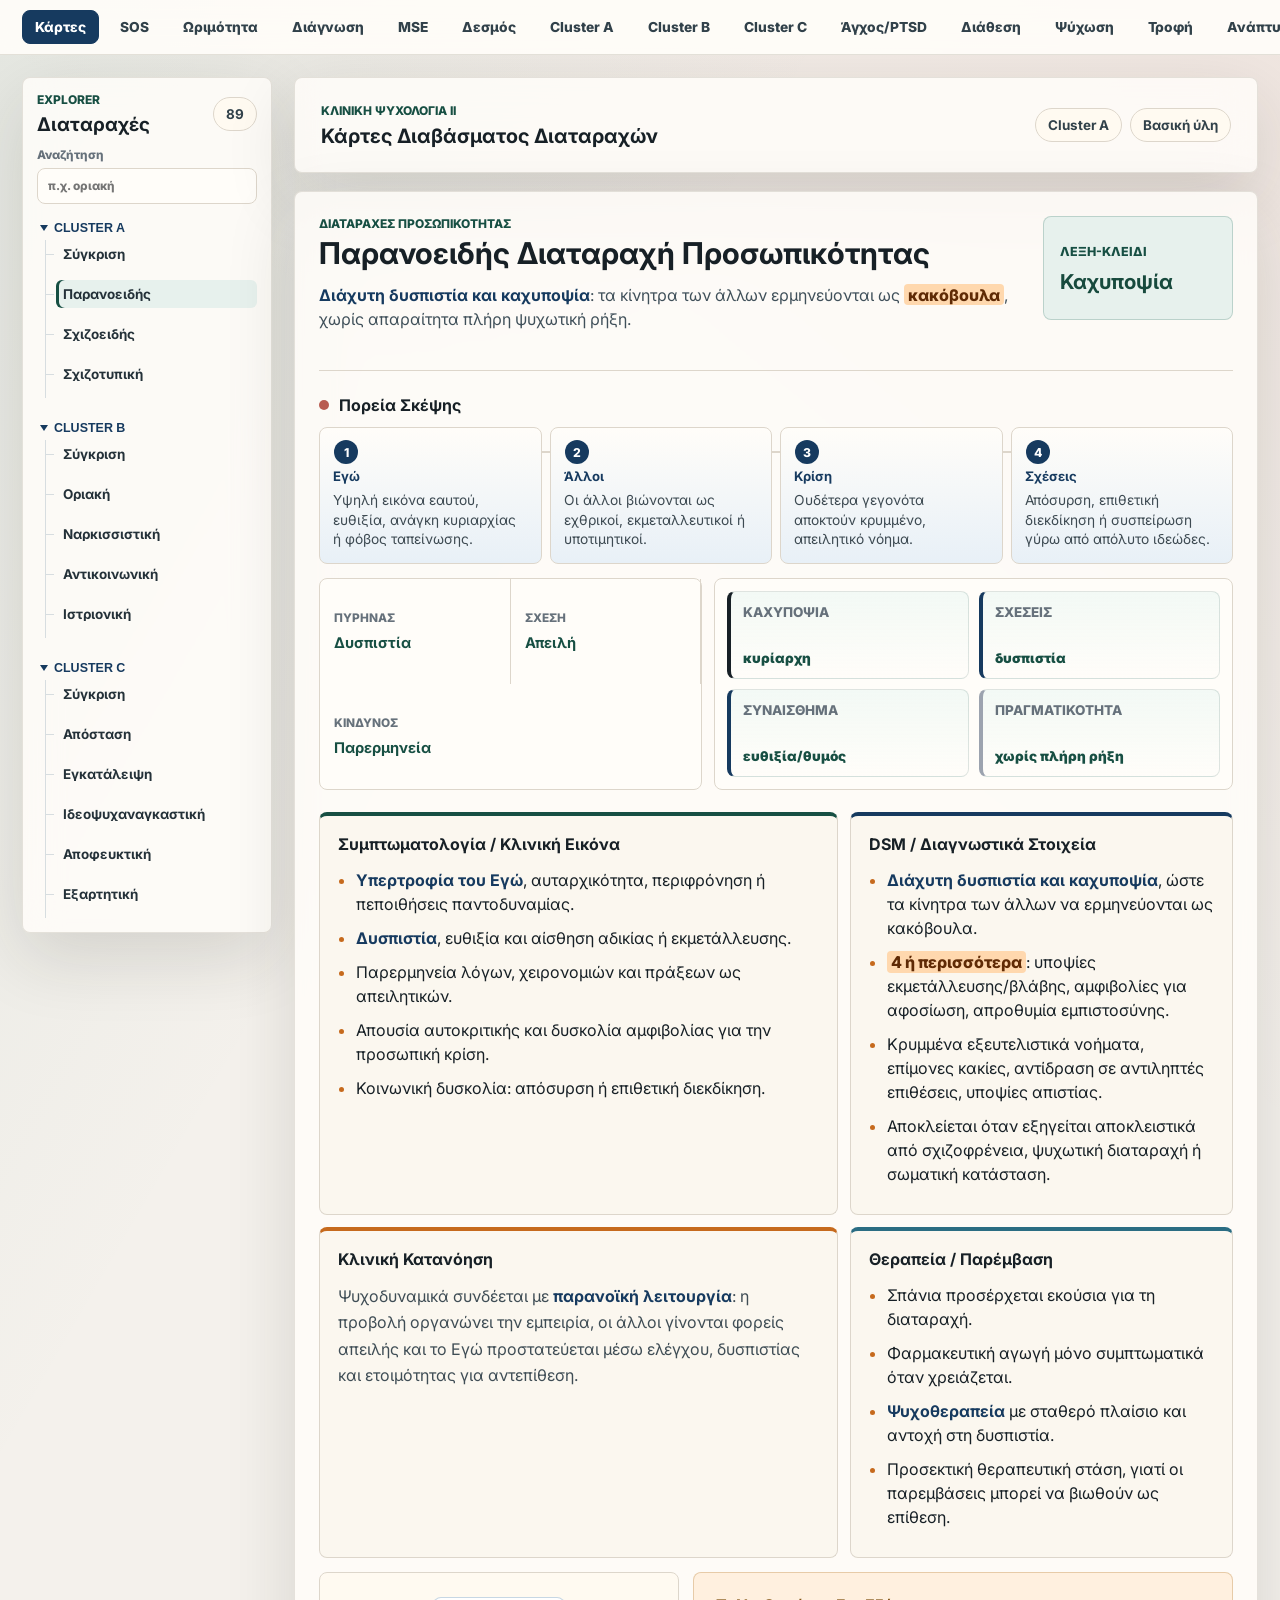
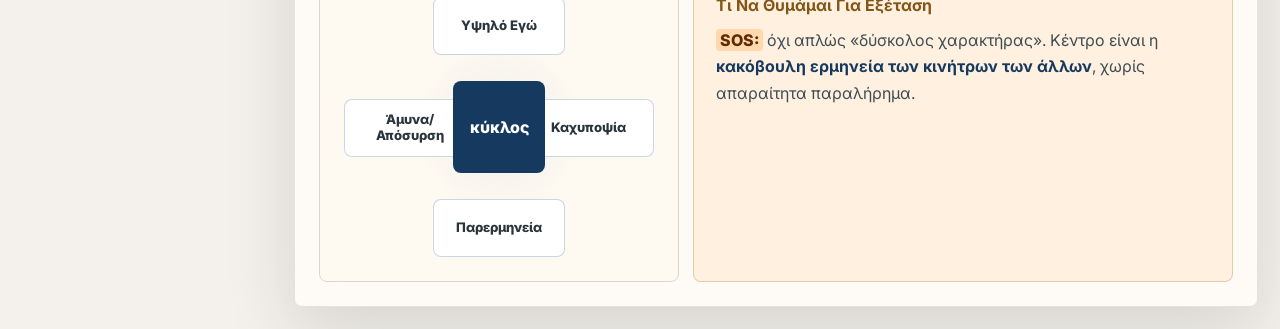
<file: index.html>
<!doctype html>
<html lang="el">
  <head>
    <meta charset="utf-8" />
    <meta name="viewport" content="width=device-width, initial-scale=1" />
    <title>Κάρτες Διαταραχών | Κλινική Ψυχολογία ΙΙ</title>
    <link rel="preconnect" href="https://fonts.googleapis.com" />
    <link rel="preconnect" href="https://fonts.gstatic.com" crossorigin />
    <link href="https://fonts.googleapis.com/css2?family=Inter:wght@400;500;600;700;800&family=Noto+Sans+Greek:wght@400;500;600;700;800&display=swap" rel="stylesheet" />
    <link rel="stylesheet" href="styles.css" />
  </head>
  <body>
    <nav class="site-tabs" aria-label="Κύρια πλοήγηση">
      <div class="site-tabs-inner">
        <a class="nav-tab active" href="index.html">Κάρτες</a>
        <a class="nav-tab" href="notes/sos-development.html">SOS</a>
        <a class="nav-tab" href="notes/psychodynamic-maturity-self.html">Ωριμότητα</a>
        <a class="nav-tab" href="notes/diagnosis-clinical-assessment.html">Διάγνωση</a>
        <a class="nav-tab" href="notes/mental-status-examination.html">MSE</a>
        <a class="nav-tab" href="notes/attachment-theory.html">Δεσμός</a>
        <a class="nav-tab" href="notes/cluster-a.html">Cluster A</a>
        <a class="nav-tab" href="notes/cluster-b.html">Cluster B</a>
        <a class="nav-tab" href="notes/cluster-c.html">Cluster C</a>
        <a class="nav-tab" href="notes/anxiety-ptsd.html">Άγχος/PTSD</a>
        <a class="nav-tab" href="notes/mood-disorders.html">Διάθεση</a>
        <a class="nav-tab" href="notes/psychotic-disorders.html">Ψύχωση</a>
        <a class="nav-tab" href="notes/eating-disorders.html">Τροφή</a>
        <a class="nav-tab" href="exam/development.html">Ανάπτυξης</a>
        <a class="nav-tab" href="exam/multiple-choice.html">Quiz Πολλαπλής</a>
      </div>
    </nav>
    <main class="app-shell">
      <aside class="explorer" aria-label="Λίστα διαταραχών">
        <div class="explorer-head">
          <div>
            <p>Explorer</p>
            <h2>Διαταραχές</h2>
          </div>
          <span id="cardCount">1</span>
        </div>
        <label class="search-box">
          <span>Αναζήτηση</span>
          <input id="searchInput" type="search" placeholder="π.χ. οριακή" />
        </label>
        <nav id="disorderList" class="disorder-list"></nav>
      </aside>

      <section class="workspace" aria-live="polite">
        <header class="topbar">
          <div>
            <p class="course-label">Κλινική Ψυχολογία ΙΙ</p>
            <h1>Κάρτες Διαβάσματος Διαταραχών</h1>
          </div>
          <div class="quick-stats" aria-label="Στοιχεία κάρτας">
            <span id="categoryStat">Cluster B</span>
            <span id="priorityStat">Βασική ύλη</span>
          </div>
        </header>

        <article class="study-card" id="studyCard">
          <div class="card-hero">
            <div>
              <p class="eyebrow" id="cardGroup">Διαταραχές Προσωπικότητας</p>
              <h2 id="cardTitle">Μεταιχμιακή / Οριακή Διαταραχή Προσωπικότητας</h2>
              <p class="core-idea" id="coreIdea">
                Χαρακτηρίζεται από έντονη αστάθεια στις σχέσεις, στην εικόνα εαυτού και στο συναίσθημα, μαζί με παρορμητικότητα και φόβο εγκατάλειψης.
              </p>
            </div>
            <div class="memory-anchor">
              <span>λέξη-κλειδί</span>
              <strong id="memoryWord">Αστάθεια</strong>
            </div>
          </div>

          <section id="comparisonContent" hidden aria-label="Συγκριτική κάρτα"></section>

          <section class="thinking-map" aria-labelledby="thinkingTitle">
            <div class="section-heading">
              <span class="dot"></span>
              <h3 id="thinkingTitle">Πορεία Σκέψης</h3>
            </div>
            <div class="flow" id="thinkingFlow"></div>
          </section>

          <section class="visual-summary" aria-label="Οπτική σύνοψη διαταραχής">
            <div class="signal-strip">
              <div class="signal-item">
                <span>Πυρήνας</span>
                <strong id="coreSignal">Αστάθεια</strong>
              </div>
              <div class="signal-item">
                <span>Σχέση</span>
                <strong id="relationSignal">Εγκατάλειψη</strong>
              </div>
              <div class="signal-item">
                <span>Κίνδυνος</span>
                <strong id="riskSignal">Αυτοκαταστροφικότητα</strong>
              </div>
            </div>

            <div class="axis-map" id="axisMap"></div>
          </section>

          <section class="content-grid">
            <div class="panel symptoms">
              <h3>Συμπτωματολογία / Κλινική Εικόνα</h3>
              <ul id="symptomsList"></ul>
            </div>

            <div class="panel dsm">
              <h3>DSM / Διαγνωστικά Στοιχεία</h3>
              <ul id="dsmList"></ul>
            </div>

            <div class="panel clinical">
              <h3>Κλινική Κατανόηση</h3>
              <p id="clinicalUnderstanding"></p>
            </div>

            <div class="panel treatment">
              <h3>Θεραπεία / Παρέμβαση</h3>
              <ul id="treatmentList"></ul>
            </div>
          </section>

          <section class="diagram-band">
            <div class="cycle-diagram" aria-label="Διάγραμμα επανάληψης συμπτωμάτων">
              <div class="cycle-node node-a" id="cycleA">Φόβος εγκατάλειψης</div>
              <div class="cycle-node node-b" id="cycleB">Έντονο συναίσθημα</div>
              <div class="cycle-node node-c" id="cycleC">Παρορμητική αντίδραση</div>
              <div class="cycle-node node-d" id="cycleD">Ασταθείς σχέσεις</div>
              <div class="cycle-core">κύκλος</div>
            </div>
            <div class="exam-box">
              <h3>Τι Να Θυμάμαι Για Εξέταση</h3>
              <p id="examTip"></p>
            </div>
          </section>
        </article>
      </section>
    </main>

    <script src="comparisons.js"></script>
    <script src="app.js"></script>
  </body>
</html>
</file>
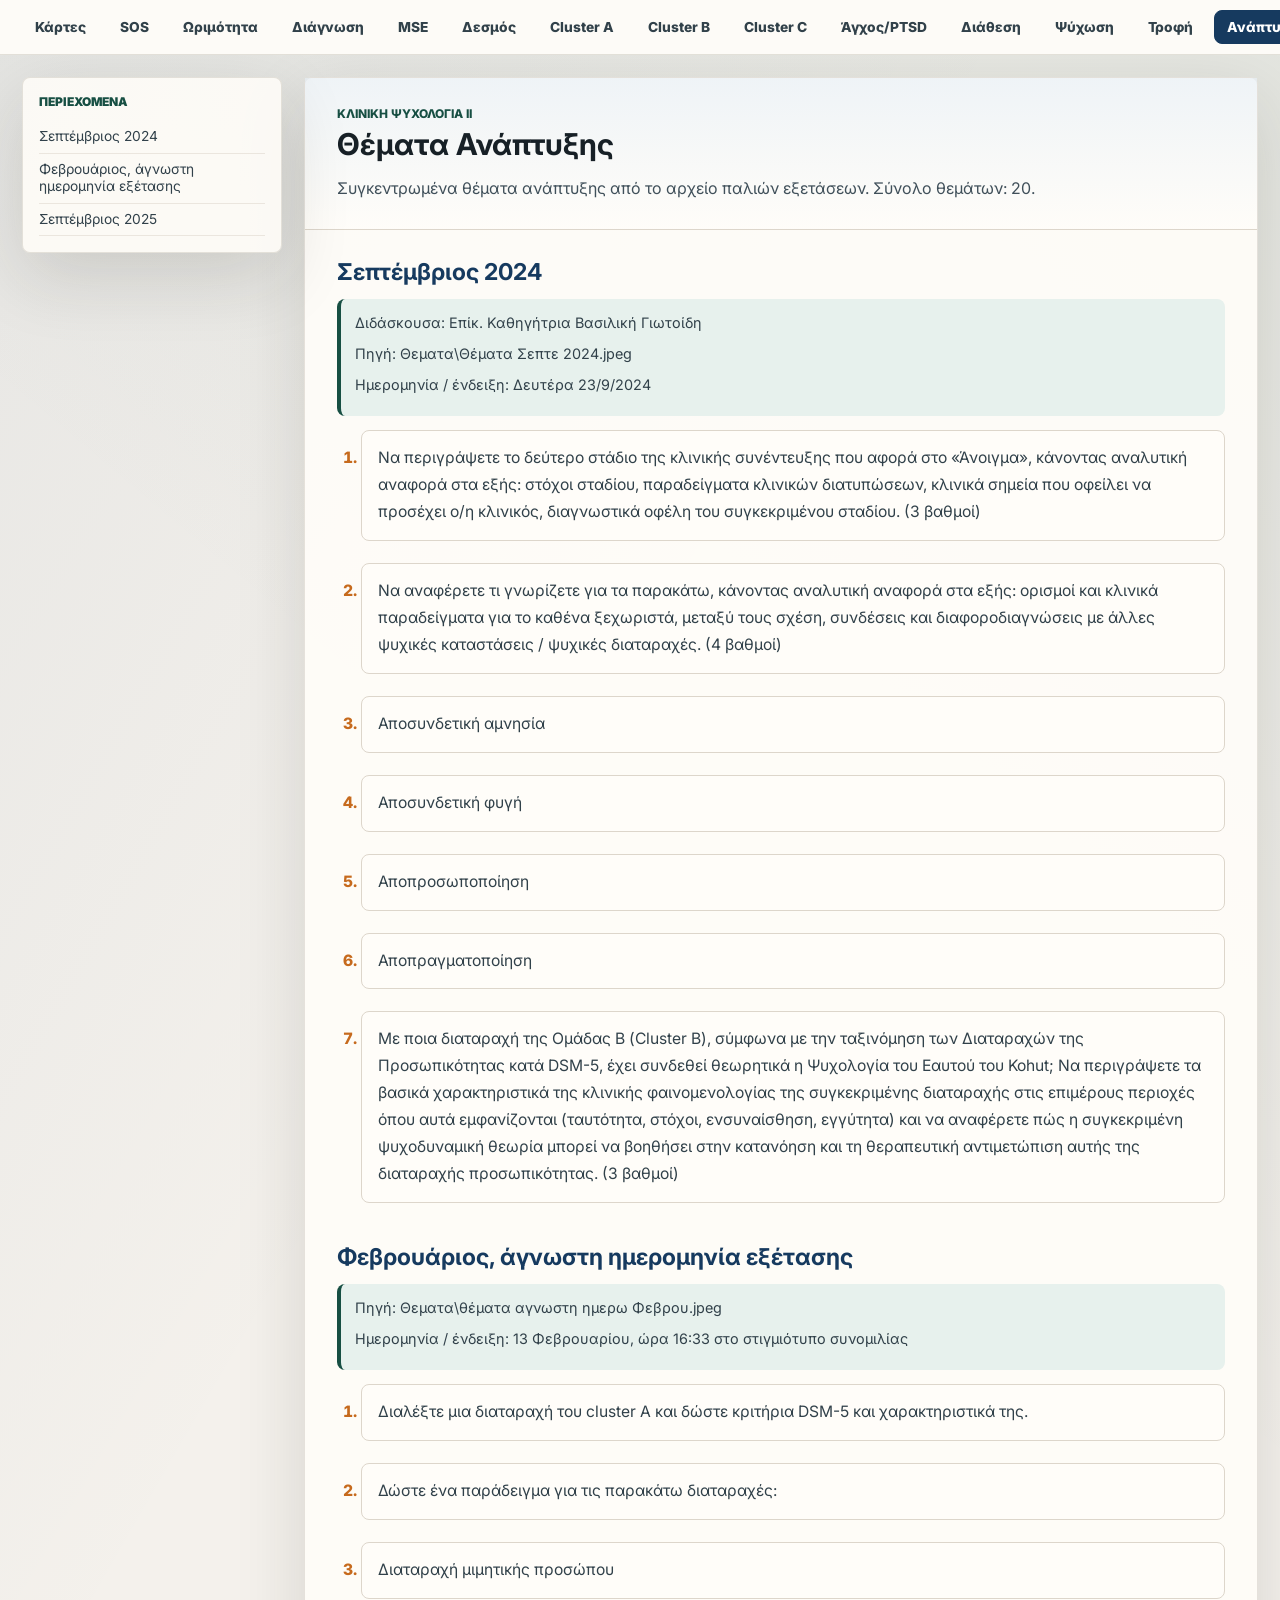
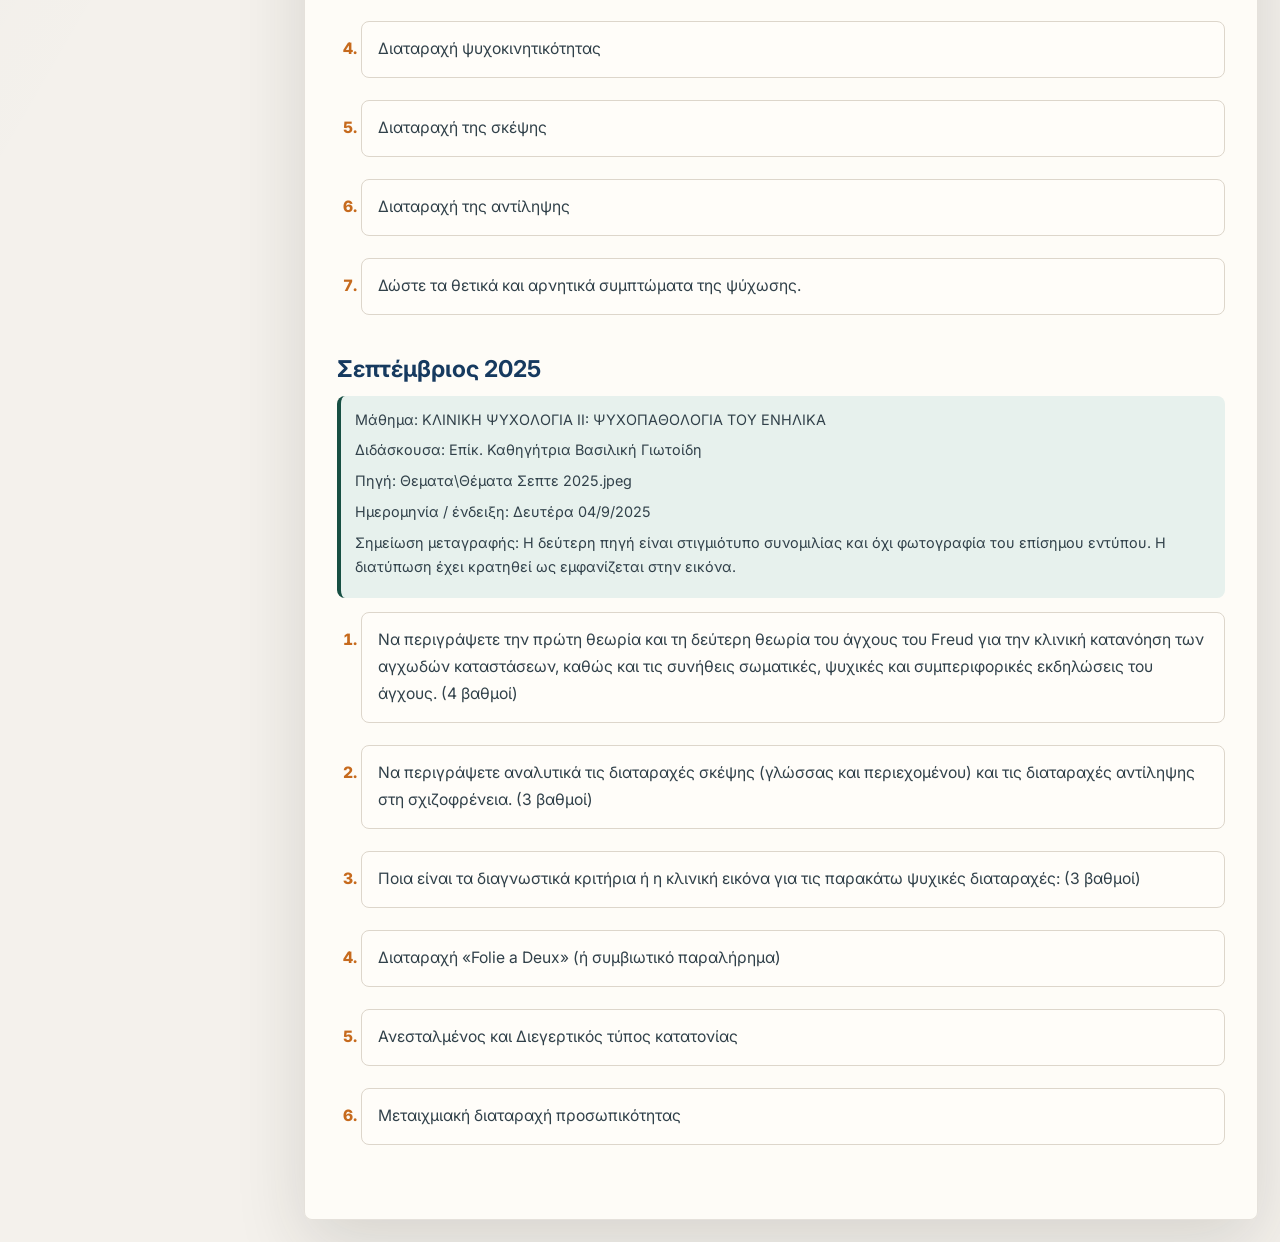
<file: exam/development.html>
<!doctype html>
<html lang="el">
  <head>
    <meta charset="utf-8" />
    <meta name="viewport" content="width=device-width, initial-scale=1" />
    <title>Θέματα Ανάπτυξης | Κλινική Ψυχολογία ΙΙ</title>
    <link rel="preconnect" href="https://fonts.googleapis.com" />
    <link rel="preconnect" href="https://fonts.gstatic.com" crossorigin />
    <link href="https://fonts.googleapis.com/css2?family=Inter:wght@400;500;600;700;800&family=Noto+Sans+Greek:wght@400;500;600;700;800&display=swap" rel="stylesheet" />
    <link rel="stylesheet" href="../styles.css" />
    
  </head>
  <body class="notes-page exam-page">
    <nav class="site-tabs" aria-label="Κύρια πλοήγηση"><div class="site-tabs-inner"><a class="nav-tab " href="../index.html">Κάρτες</a><a class="nav-tab " href="../notes/sos-development.html">SOS</a><a class="nav-tab " href="../notes/psychodynamic-maturity-self.html">Ωριμότητα</a><a class="nav-tab " href="../notes/diagnosis-clinical-assessment.html">Διάγνωση</a><a class="nav-tab " href="../notes/mental-status-examination.html">MSE</a><a class="nav-tab " href="../notes/attachment-theory.html">Δεσμός</a><a class="nav-tab " href="../notes/cluster-a.html">Cluster A</a><a class="nav-tab " href="../notes/cluster-b.html">Cluster B</a><a class="nav-tab " href="../notes/cluster-c.html">Cluster C</a><a class="nav-tab " href="../notes/anxiety-ptsd.html">Άγχος/PTSD</a><a class="nav-tab " href="../notes/mood-disorders.html">Διάθεση</a><a class="nav-tab " href="../notes/psychotic-disorders.html">Ψύχωση</a><a class="nav-tab " href="../notes/eating-disorders.html">Τροφή</a><a class="nav-tab active" href="../exam/development.html">Ανάπτυξης</a><a class="nav-tab " href="../exam/multiple-choice.html">Quiz Πολλαπλής</a></div></nav>
    <main class="notes-shell">
      <aside class="notes-toc" aria-label="Περιεχόμενα σελίδας">
        <p>Περιεχόμενα</p>
        <a href="#σεπτέμβριος-2024">Σεπτέμβριος 2024</a><a href="#φεβρουάριος-άγνωστη-ημερομηνία-εξέτασης">Φεβρουάριος, άγνωστη ημερομηνία εξέτασης</a><a href="#σεπτέμβριος-2025">Σεπτέμβριος 2025</a>
      </aside>
      <article class="notes-article">
        <header class="notes-hero">
          <p class="course-label">Κλινική Ψυχολογία ΙΙ</p>
          <h1>Θέματα Ανάπτυξης</h1>
          <p class="exam-intro">Συγκεντρωμένα θέματα ανάπτυξης από το αρχείο παλιών εξετάσεων. Σύνολο θεμάτων: 20.</p>
        </header>
        <div class="notes-content">
          <section class="exam-section" id="σεπτέμβριος-2024">
              <h2>Σεπτέμβριος 2024</h2>
              <div class="exam-meta"><p>Διδάσκουσα: Επίκ. Καθηγήτρια Βασιλική Γιωτοίδη</p><p>Πηγή: Θεματα\Θέματα Σεπτε 2024.jpeg</p><p>Ημερομηνία / ένδειξη: Δευτέρα 23/9/2024</p></div>
              <ol class="development-list"><li>Να περιγράψετε το δεύτερο στάδιο της κλινικής συνέντευξης που αφορά στο «Άνοιγμα», κάνοντας αναλυτική αναφορά στα εξής: στόχοι σταδίου, παραδείγματα κλινικών διατυπώσεων, κλινικά σημεία που οφείλει να προσέχει ο/η κλινικός, διαγνωστικά οφέλη του συγκεκριμένου σταδίου. (3 βαθμοί)</li><li>Να αναφέρετε τι γνωρίζετε για τα παρακάτω, κάνοντας αναλυτική αναφορά στα εξής: ορισμοί και κλινικά παραδείγματα για το καθένα ξεχωριστά, μεταξύ τους σχέση, συνδέσεις και διαφοροδιαγνώσεις με άλλες ψυχικές καταστάσεις / ψυχικές διαταραχές. (4 βαθμοί)</li><li>Αποσυνδετική αμνησία</li><li>Αποσυνδετική φυγή</li><li>Αποπροσωποποίηση</li><li>Αποπραγματοποίηση</li><li>Με ποια διαταραχή της Ομάδας Β (Cluster B), σύμφωνα με την ταξινόμηση των Διαταραχών της Προσωπικότητας κατά DSM-5, έχει συνδεθεί θεωρητικά η Ψυχολογία του Εαυτού του Kohut; Να περιγράψετε τα βασικά χαρακτηριστικά της κλινικής φαινομενολογίας της συγκεκριμένης διαταραχής στις επιμέρους περιοχές όπου αυτά εμφανίζονται (ταυτότητα, στόχοι, ενσυναίσθηση, εγγύτητα) και να αναφέρετε πώς η συγκεκριμένη ψυχοδυναμική θεωρία μπορεί να βοηθήσει στην κατανόηση και τη θεραπευτική αντιμετώπιση αυτής της διαταραχής προσωπικότητας. (3 βαθμοί)</li></ol>
            </section><section class="exam-section" id="φεβρουάριος-άγνωστη-ημερομηνία-εξέτασης">
              <h2>Φεβρουάριος, άγνωστη ημερομηνία εξέτασης</h2>
              <div class="exam-meta"><p>Πηγή: Θεματα\θέματα αγνωστη ημερω Φεβρου.jpeg</p><p>Ημερομηνία / ένδειξη: 13 Φεβρουαρίου, ώρα 16:33 στο στιγμιότυπο συνομιλίας</p></div>
              <ol class="development-list"><li>Διαλέξτε μια διαταραχή του cluster A και δώστε κριτήρια DSM-5 και χαρακτηριστικά της.</li><li>Δώστε ένα παράδειγμα για τις παρακάτω διαταραχές:</li><li>Διαταραχή μιμητικής προσώπου</li><li>Διαταραχή ψυχοκινητικότητας</li><li>Διαταραχή της σκέψης</li><li>Διαταραχή της αντίληψης</li><li>Δώστε τα θετικά και αρνητικά συμπτώματα της ψύχωσης.</li></ol>
            </section><section class="exam-section" id="σεπτέμβριος-2025">
              <h2>Σεπτέμβριος 2025</h2>
              <div class="exam-meta"><p>Μάθημα: ΚΛΙΝΙΚΗ ΨΥΧΟΛΟΓΙΑ ΙΙ: ΨΥΧΟΠΑΘΟΛΟΓΙΑ ΤΟΥ ΕΝΗΛΙΚΑ</p><p>Διδάσκουσα: Επίκ. Καθηγήτρια Βασιλική Γιωτοίδη</p><p>Πηγή: Θεματα\Θέματα Σεπτε 2025.jpeg</p><p>Ημερομηνία / ένδειξη: Δευτέρα 04/9/2025</p><p>Σημείωση μεταγραφής: Η δεύτερη πηγή είναι στιγμιότυπο συνομιλίας και όχι φωτογραφία του επίσημου εντύπου. Η διατύπωση έχει κρατηθεί ως εμφανίζεται στην εικόνα.</p></div>
              <ol class="development-list"><li>Να περιγράψετε την πρώτη θεωρία και τη δεύτερη θεωρία του άγχους του Freud για την κλινική κατανόηση των αγχωδών καταστάσεων, καθώς και τις συνήθεις σωματικές, ψυχικές και συμπεριφορικές εκδηλώσεις του άγχους. (4 βαθμοί)</li><li>Να περιγράψετε αναλυτικά τις διαταραχές σκέψης (γλώσσας και περιεχομένου) και τις διαταραχές αντίληψης στη σχιζοφρένεια. (3 βαθμοί)</li><li>Ποια είναι τα διαγνωστικά κριτήρια ή η κλινική εικόνα για τις παρακάτω ψυχικές διαταραχές: (3 βαθμοί)</li><li>Διαταραχή «Folie a Deux» (ή συμβιωτικό παραλήρημα)</li><li>Ανεσταλμένος και Διεγερτικός τύπος κατατονίας</li><li>Μεταιχμιακή διαταραχή προσωπικότητας</li></ol>
            </section>
        </div>
      </article>
    </main>
  </body>
</html>
</file>
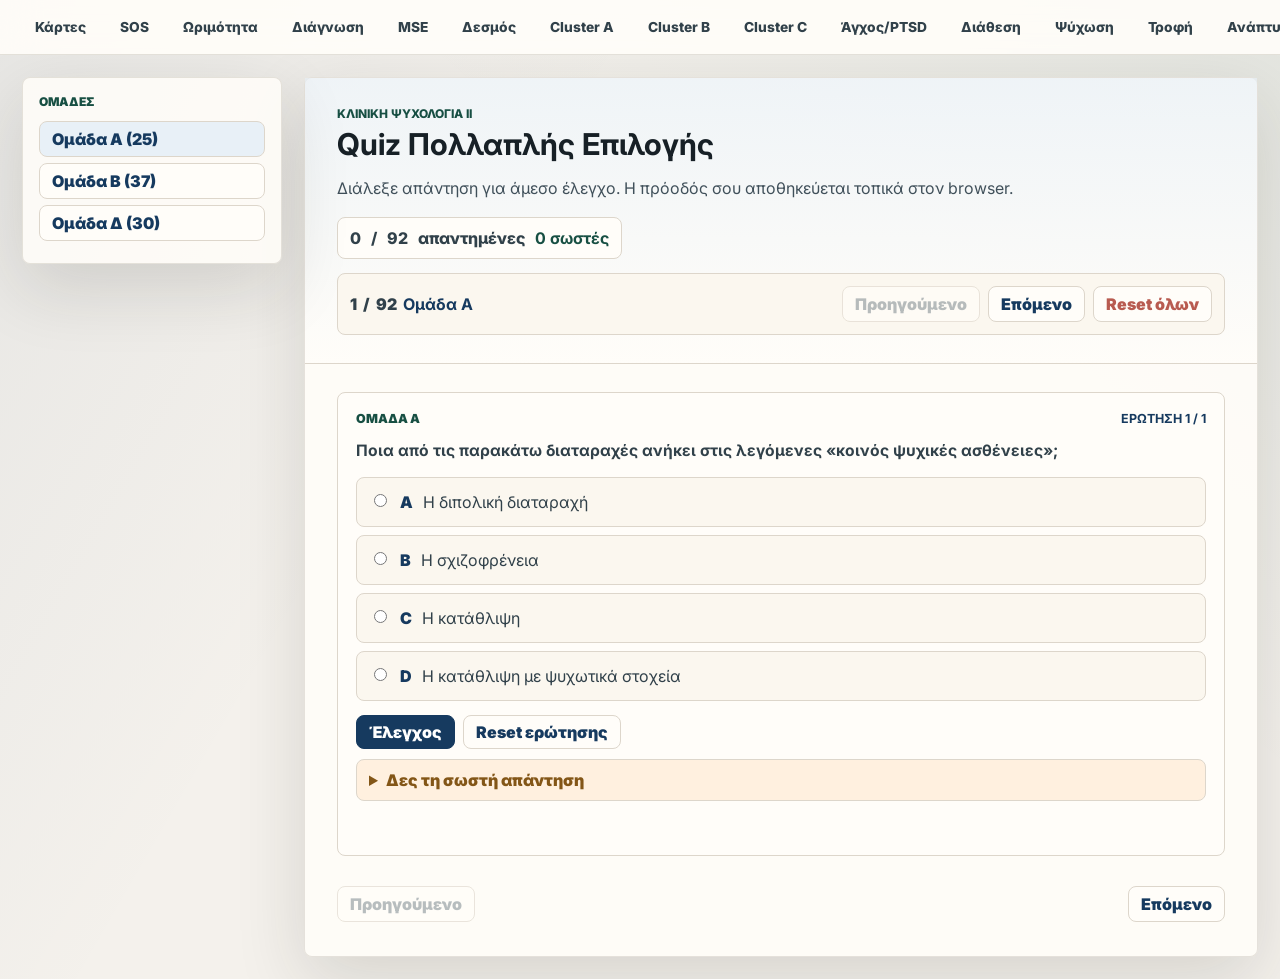
<file: exam/multiple-choice.html>
<!doctype html>
<html lang="el">
  <head>
    <meta charset="utf-8" />
    <meta name="viewport" content="width=device-width, initial-scale=1" />
    <title>Quiz Πολλαπλής Επιλογής | Κλινική Ψυχολογία ΙΙ</title>
    <link rel="preconnect" href="https://fonts.googleapis.com" />
    <link rel="preconnect" href="https://fonts.gstatic.com" crossorigin />
    <link href="https://fonts.googleapis.com/css2?family=Inter:wght@400;500;600;700;800&family=Noto+Sans+Greek:wght@400;500;600;700;800&display=swap" rel="stylesheet" />
    <link rel="stylesheet" href="../styles.css" />
    <script src="../exam-quiz.js" defer></script>
  </head>
  <body class="notes-page exam-page">
    <nav class="site-tabs" aria-label="Κύρια πλοήγηση"><div class="site-tabs-inner"><a class="nav-tab " href="../index.html">Κάρτες</a><a class="nav-tab " href="../notes/sos-development.html">SOS</a><a class="nav-tab " href="../notes/psychodynamic-maturity-self.html">Ωριμότητα</a><a class="nav-tab " href="../notes/diagnosis-clinical-assessment.html">Διάγνωση</a><a class="nav-tab " href="../notes/mental-status-examination.html">MSE</a><a class="nav-tab " href="../notes/attachment-theory.html">Δεσμός</a><a class="nav-tab " href="../notes/cluster-a.html">Cluster A</a><a class="nav-tab " href="../notes/cluster-b.html">Cluster B</a><a class="nav-tab " href="../notes/cluster-c.html">Cluster C</a><a class="nav-tab " href="../notes/anxiety-ptsd.html">Άγχος/PTSD</a><a class="nav-tab " href="../notes/mood-disorders.html">Διάθεση</a><a class="nav-tab " href="../notes/psychotic-disorders.html">Ψύχωση</a><a class="nav-tab " href="../notes/eating-disorders.html">Τροφή</a><a class="nav-tab " href="../exam/development.html">Ανάπτυξης</a><a class="nav-tab active" href="../exam/multiple-choice.html">Quiz Πολλαπλής</a></div></nav>
    <main class="notes-shell">
      <aside class="notes-toc" aria-label="Περιεχόμενα σελίδας">
        <p>Ομάδες</p>
        <button type="button" class="quiz-jump" data-target-index="0">Ομάδα Α (25)</button><button type="button" class="quiz-jump" data-target-index="25">Ομάδα Β (37)</button><button type="button" class="quiz-jump" data-target-index="62">Ομάδα Δ (30)</button>
      </aside>
      <article class="notes-article">
        <header class="notes-hero">
          <p class="course-label">Κλινική Ψυχολογία ΙΙ</p>
          <h1>Quiz Πολλαπλής Επιλογής</h1>
          <p class="exam-intro">Διάλεξε απάντηση για άμεσο έλεγχο. Η πρόοδός σου αποθηκεύεται τοπικά στον browser.</p>
          <div class="quiz-score" aria-live="polite">
            <span id="quizAnswered">0</span>/<span id="quizTotal">92</span> απαντημένες
            <strong id="quizCorrect">0 σωστές</strong>
          </div>
          <div class="quiz-toolbar" aria-label="Πλοήγηση quiz">
            <div class="quiz-progress">
              <span id="quizPosition">1</span>/<span>92</span>
              <strong id="quizGroup">Ομάδα</strong>
            </div>
            <div class="quiz-nav-controls">
              <button type="button" id="prevQuestion">Προηγούμενο</button>
              <button type="button" id="nextQuestion">Επόμενο</button>
              <button type="button" id="resetAllAnswers">Reset όλων</button>
            </div>
          </div>
        </header>
        <div class="notes-content quiz-content">
          <div class="quiz-stage" id="quizStage">
            <article class="quiz-card" data-question="1" data-group="Ομάδα Α" data-correct-labels="[&quot;C&quot;]">
                  <div class="quiz-card-head">
                    <span>Ομάδα Α</span>
                    <strong>Ερώτηση 1 / 1</strong>
                  </div>
                  <p class="quiz-prompt">Ποια από τις παρακάτω διαταραχές ανήκει στις λεγόμενες «κοινός ψυχικές ασθένειες»;</p>
                  <div class="quiz-options"><label class="quiz-option" for="q1-o0">
                      <input id="q1-o0" type="radio" name="q1" value="A" data-correct="false" />
                      <span class="option-label">A</span>
                      <span>Η διπολική διαταραχή</span>
                    </label><label class="quiz-option" for="q1-o1">
                      <input id="q1-o1" type="radio" name="q1" value="B" data-correct="false" />
                      <span class="option-label">B</span>
                      <span>Η σχιζοφρένεια</span>
                    </label><label class="quiz-option" for="q1-o2">
                      <input id="q1-o2" type="radio" name="q1" value="C" data-correct="true" />
                      <span class="option-label">C</span>
                      <span>Η κατάθλιψη</span>
                    </label><label class="quiz-option" for="q1-o3">
                      <input id="q1-o3" type="radio" name="q1" value="D" data-correct="false" />
                      <span class="option-label">D</span>
                      <span>Η κατάθλιψη με ψυχωτικά στοχεία</span>
                    </label></div>
                  <div class="quiz-actions">
                    <button type="button" class="check-answer">Έλεγχος</button>
                    <button type="button" class="reset-answer">Reset ερώτησης</button>
                  </div>
                  <details class="answer-details">
                    <summary>Δες τη σωστή απάντηση</summary>
                    <p>C. Η κατάθλιψη</p>
                  </details>
                  <p class="quiz-feedback" aria-live="polite"></p>
                </article><article class="quiz-card" data-question="2" data-group="Ομάδα Α" data-correct-labels="[&quot;D&quot;]" hidden>
                  <div class="quiz-card-head">
                    <span>Ομάδα Α</span>
                    <strong>Ερώτηση 2 / 2</strong>
                  </div>
                  <p class="quiz-prompt">Α. Έκδηλος φόβος ή άγχος του ατόμου για μία ή περισσότερες κοινωνικές καταστάσεις στις οποίες εκτίθεται σε πιθανό εξονυχιστικό έλεγχο από τους άλλους. Β. Το άτομο φοβάται ότι θα ενεργήσει με τρόπο ή θα εμφανίσει συμπτώματα άγχους που θα αξιολογηθούν αρνητικά. Τα παραπάνω αποτελούν κριτήρια:</p>
                  <div class="quiz-options"><label class="quiz-option" for="q2-o0">
                      <input id="q2-o0" type="radio" name="q2" value="A" data-correct="false" />
                      <span class="option-label">A</span>
                      <span>Της Διαταραχής Πανικού</span>
                    </label><label class="quiz-option" for="q2-o1">
                      <input id="q2-o1" type="radio" name="q2" value="B" data-correct="false" />
                      <span class="option-label">B</span>
                      <span>Της Ειδικής Φοβίας</span>
                    </label><label class="quiz-option" for="q2-o2">
                      <input id="q2-o2" type="radio" name="q2" value="C" data-correct="false" />
                      <span class="option-label">C</span>
                      <span>Της Γενικευμένης Αγχώδους Διαταραχής</span>
                    </label><label class="quiz-option" for="q2-o3">
                      <input id="q2-o3" type="radio" name="q2" value="D" data-correct="true" />
                      <span class="option-label">D</span>
                      <span>Της Κοινωνικής Αγχώδους Διαταραχής</span>
                    </label></div>
                  <div class="quiz-actions">
                    <button type="button" class="check-answer">Έλεγχος</button>
                    <button type="button" class="reset-answer">Reset ερώτησης</button>
                  </div>
                  <details class="answer-details">
                    <summary>Δες τη σωστή απάντηση</summary>
                    <p>D. Της Κοινωνικής Αγχώδους Διαταραχής</p>
                  </details>
                  <p class="quiz-feedback" aria-live="polite"></p>
                </article><article class="quiz-card" data-question="3" data-group="Ομάδα Α" data-correct-labels="[&quot;B&quot;]" hidden>
                  <div class="quiz-card-head">
                    <span>Ομάδα Α</span>
                    <strong>Ερώτηση 3 / 3</strong>
                  </div>
                  <p class="quiz-prompt">Ποια είναι διαφορά της Προσβολής Πανικού από τη Διαταραχή Πανικού.</p>
                  <div class="quiz-options"><label class="quiz-option" for="q3-o0">
                      <input id="q3-o0" type="radio" name="q3" value="A" data-correct="false" />
                      <span class="option-label">A</span>
                      <span>Η Προσβολή Πανικού αναφέρεται σε περιπτώσεις που τα επεισόδια είναι πιο σπάνια</span>
                    </label><label class="quiz-option" for="q3-o1">
                      <input id="q3-o1" type="radio" name="q3" value="B" data-correct="true" />
                      <span class="option-label">B</span>
                      <span>Η Διαταραχή Πανικού προϋποθέτει ανησυχία για την πιθανότητα να εμφανιστεί κάποια Προσβολή Πανικού</span>
                    </label><label class="quiz-option" for="q3-o2">
                      <input id="q3-o2" type="radio" name="q3" value="C" data-correct="false" />
                      <span class="option-label">C</span>
                      <span>Η διάγνωση της Διαταραχής Πανικού δίδεται όταν ένα άτομο παρουσιάζει προσβολές πανικού για 6 μήνες ή παραπάνω</span>
                    </label><label class="quiz-option" for="q3-o3">
                      <input id="q3-o3" type="radio" name="q3" value="D" data-correct="false" />
                      <span class="option-label">D</span>
                      <span>Ισχύουν όλα τα παραπάνω</span>
                    </label></div>
                  <div class="quiz-actions">
                    <button type="button" class="check-answer">Έλεγχος</button>
                    <button type="button" class="reset-answer">Reset ερώτησης</button>
                  </div>
                  <details class="answer-details">
                    <summary>Δες τη σωστή απάντηση</summary>
                    <p>B. Η Διαταραχή Πανικού προϋποθέτει ανησυχία για την πιθανότητα να εμφανιστεί κάποια Προσβολή Πανικού</p>
                  </details>
                  <p class="quiz-feedback" aria-live="polite"></p>
                </article><article class="quiz-card" data-question="4" data-group="Ομάδα Α" data-correct-labels="[&quot;D&quot;]" hidden>
                  <div class="quiz-card-head">
                    <span>Ομάδα Α</span>
                    <strong>Ερώτηση 4 / 4</strong>
                  </div>
                  <p class="quiz-prompt">Α. Ενασχόληση με ένα ή περισσότερα φανταστικά ελαττώματα ή ατέλειες στην εμφάνιση τα οποία δεν είναι παρατηρήσιμα ή φαίνονται μικρά για τους άλλους Β. Σε κάποιο σημείο της διαταραχής το άτομο έχει εκτελέσει επαναληπτικές συμπεριφορές (π.χ .: έλεγχος του εαυτού στον καθρέφτη, υπερβολική περιποίηση, τσίμπημα στο δέρμα) ή νοερές πράξεις σε απάντηση στις ανησυχίες για την εμφάνιση. Τα παραπάνω αποτελούν κριτήρια:</p>
                  <div class="quiz-options"><label class="quiz-option" for="q4-o0">
                      <input id="q4-o0" type="radio" name="q4" value="A" data-correct="false" />
                      <span class="option-label">A</span>
                      <span>Της Σχιζοφρένιας</span>
                    </label><label class="quiz-option" for="q4-o1">
                      <input id="q4-o1" type="radio" name="q4" value="B" data-correct="false" />
                      <span class="option-label">B</span>
                      <span>Της Ίδεο - Ψυχαναγκαστικής Διαταραχής</span>
                    </label><label class="quiz-option" for="q4-o2">
                      <input id="q4-o2" type="radio" name="q4" value="C" data-correct="false" />
                      <span class="option-label">C</span>
                      <span>Της Διαταραχής Εκδορών</span>
                    </label><label class="quiz-option" for="q4-o3">
                      <input id="q4-o3" type="radio" name="q4" value="D" data-correct="true" />
                      <span class="option-label">D</span>
                      <span>Της Σωματοδυσμορφικής Διαταραχής</span>
                    </label></div>
                  <div class="quiz-actions">
                    <button type="button" class="check-answer">Έλεγχος</button>
                    <button type="button" class="reset-answer">Reset ερώτησης</button>
                  </div>
                  <details class="answer-details">
                    <summary>Δες τη σωστή απάντηση</summary>
                    <p>D. Της Σωματοδυσμορφικής Διαταραχής</p>
                  </details>
                  <p class="quiz-feedback" aria-live="polite"></p>
                </article><article class="quiz-card" data-question="5" data-group="Ομάδα Α" data-correct-labels="[&quot;B&quot;]" hidden>
                  <div class="quiz-card-head">
                    <span>Ομάδα Α</span>
                    <strong>Ερώτηση 5 / 5</strong>
                  </div>
                  <p class="quiz-prompt">Η κατάθλιψη παρουσιάζει υψηλή συννοσηρότητα με ποιες διαταραχές;</p>
                  <div class="quiz-options"><label class="quiz-option" for="q5-o0">
                      <input id="q5-o0" type="radio" name="q5" value="A" data-correct="false" />
                      <span class="option-label">A</span>
                      <span>με τις ψυχώσεις</span>
                    </label><label class="quiz-option" for="q5-o1">
                      <input id="q5-o1" type="radio" name="q5" value="B" data-correct="true" />
                      <span class="option-label">B</span>
                      <span>με τις αγχώδεις διαταραχές</span>
                    </label><label class="quiz-option" for="q5-o2">
                      <input id="q5-o2" type="radio" name="q5" value="C" data-correct="false" />
                      <span class="option-label">C</span>
                      <span>με τις διαταραχές της διάθεσης</span>
                    </label><label class="quiz-option" for="q5-o3">
                      <input id="q5-o3" type="radio" name="q5" value="D" data-correct="false" />
                      <span class="option-label">D</span>
                      <span>με τις εξαρτήσεις από τις ουσίες ή/και το αλκοόλ.</span>
                    </label></div>
                  <div class="quiz-actions">
                    <button type="button" class="check-answer">Έλεγχος</button>
                    <button type="button" class="reset-answer">Reset ερώτησης</button>
                  </div>
                  <details class="answer-details">
                    <summary>Δες τη σωστή απάντηση</summary>
                    <p>B. με τις αγχώδεις διαταραχές</p>
                  </details>
                  <p class="quiz-feedback" aria-live="polite"></p>
                </article><article class="quiz-card" data-question="6" data-group="Ομάδα Α" data-correct-labels="[&quot;D&quot;]" hidden>
                  <div class="quiz-card-head">
                    <span>Ομάδα Α</span>
                    <strong>Ερώτηση 6 / 6</strong>
                  </div>
                  <p class="quiz-prompt">Ποια επεισόδια είναι πιο επικίνδυνα για αυτοκτονία;</p>
                  <div class="quiz-options"><label class="quiz-option" for="q6-o0">
                      <input id="q6-o0" type="radio" name="q6" value="A" data-correct="false" />
                      <span class="option-label">A</span>
                      <span>Μανιακά επεισόδια</span>
                    </label><label class="quiz-option" for="q6-o1">
                      <input id="q6-o1" type="radio" name="q6" value="B" data-correct="false" />
                      <span class="option-label">B</span>
                      <span>Υπομανιακά επεισόδια</span>
                    </label><label class="quiz-option" for="q6-o2">
                      <input id="q6-o2" type="radio" name="q6" value="C" data-correct="false" />
                      <span class="option-label">C</span>
                      <span>Βαριά καταθλιπτικά επεισόδια</span>
                    </label><label class="quiz-option" for="q6-o3">
                      <input id="q6-o3" type="radio" name="q6" value="D" data-correct="true" />
                      <span class="option-label">D</span>
                      <span>Μεικτά επεισόδια</span>
                    </label></div>
                  <div class="quiz-actions">
                    <button type="button" class="check-answer">Έλεγχος</button>
                    <button type="button" class="reset-answer">Reset ερώτησης</button>
                  </div>
                  <details class="answer-details">
                    <summary>Δες τη σωστή απάντηση</summary>
                    <p>D. Μεικτά επεισόδια</p>
                  </details>
                  <p class="quiz-feedback" aria-live="polite"></p>
                </article><article class="quiz-card" data-question="7" data-group="Ομάδα Α" data-correct-labels="[&quot;C&quot;]" hidden>
                  <div class="quiz-card-head">
                    <span>Ομάδα Α</span>
                    <strong>Ερώτηση 7 / 7</strong>
                  </div>
                  <p class="quiz-prompt">Σε ποια περίπτωση ένα άτομο δυσκολεύεται στις παρακάτω συνθήκες; Να χρησιμοποιεί τα μέσα μαζικής μεταφοράς. Να βρίσκεται σε ανοιχτούς χώρους. Να βρίσκεται σε κλειστούς χώρους. Να στέκεται στην ουρά ή μέσα σε πλήθος. Να είναι μόνος έξω από το σπίτι.</p>
                  <div class="quiz-options"><label class="quiz-option" for="q7-o0">
                      <input id="q7-o0" type="radio" name="q7" value="A" data-correct="false" />
                      <span class="option-label">A</span>
                      <span>Στην περίπτωση που έχει στοιχεία Κοινωνικής Αγχώδους Διαταραχής</span>
                    </label><label class="quiz-option" for="q7-o1">
                      <input id="q7-o1" type="radio" name="q7" value="B" data-correct="false" />
                      <span class="option-label">B</span>
                      <span>Στην περίπτωση που έχει στοιχεία Διαταραχής Πανικού</span>
                    </label><label class="quiz-option" for="q7-o2">
                      <input id="q7-o2" type="radio" name="q7" value="C" data-correct="true" />
                      <span class="option-label">C</span>
                      <span>Στην περίπτωση που έχει στοιχεία Αγοραφοβίας</span>
                    </label><label class="quiz-option" for="q7-o3">
                      <input id="q7-o3" type="radio" name="q7" value="D" data-correct="false" />
                      <span class="option-label">D</span>
                      <span>Σε καμία από τις παραπάνω περιπτώσεις</span>
                    </label></div>
                  <div class="quiz-actions">
                    <button type="button" class="check-answer">Έλεγχος</button>
                    <button type="button" class="reset-answer">Reset ερώτησης</button>
                  </div>
                  <details class="answer-details">
                    <summary>Δες τη σωστή απάντηση</summary>
                    <p>C. Στην περίπτωση που έχει στοιχεία Αγοραφοβίας</p>
                  </details>
                  <p class="quiz-feedback" aria-live="polite"></p>
                </article><article class="quiz-card" data-question="8" data-group="Ομάδα Α" data-correct-labels="[&quot;B&quot;]" hidden>
                  <div class="quiz-card-head">
                    <span>Ομάδα Α</span>
                    <strong>Ερώτηση 8 / 8</strong>
                  </div>
                  <p class="quiz-prompt">Σε ποια από τις παρακάτω Διατροφικές Διαταραχές το άτομο μπορεί να μην εμφανίζει διαστρεβλωμένη εικόνα σώματος:</p>
                  <div class="quiz-options"><label class="quiz-option" for="q8-o0">
                      <input id="q8-o0" type="radio" name="q8" value="A" data-correct="false" />
                      <span class="option-label">A</span>
                      <span>Στην Ψυχογενή Βουλιμία</span>
                    </label><label class="quiz-option" for="q8-o1">
                      <input id="q8-o1" type="radio" name="q8" value="B" data-correct="true" />
                      <span class="option-label">B</span>
                      <span>Στην Διαταραχή Υπερφαγίας</span>
                    </label><label class="quiz-option" for="q8-o2">
                      <input id="q8-o2" type="radio" name="q8" value="C" data-correct="false" />
                      <span class="option-label">C</span>
                      <span>Στην Ψυχογενή Ανορεξία</span>
                    </label><label class="quiz-option" for="q8-o3">
                      <input id="q8-o3" type="radio" name="q8" value="D" data-correct="false" />
                      <span class="option-label">D</span>
                      <span>Στην Απροσδιόριστη Διαταραχή Σίτισης και Πρόσληψης Τροφής</span>
                    </label></div>
                  <div class="quiz-actions">
                    <button type="button" class="check-answer">Έλεγχος</button>
                    <button type="button" class="reset-answer">Reset ερώτησης</button>
                  </div>
                  <details class="answer-details">
                    <summary>Δες τη σωστή απάντηση</summary>
                    <p>B. Στην Διαταραχή Υπερφαγίας</p>
                  </details>
                  <p class="quiz-feedback" aria-live="polite"></p>
                </article><article class="quiz-card" data-question="9" data-group="Ομάδα Α" data-correct-labels="[&quot;D&quot;]" hidden>
                  <div class="quiz-card-head">
                    <span>Ομάδα Α</span>
                    <strong>Ερώτηση 9 / 9</strong>
                  </div>
                  <p class="quiz-prompt">Ο Γιώργος τις τελευταίες δύο εβδομάδες μιλά πάρα πολύ γρήγορα και δεν μπορεί καθόλου να παραμείνει σιωπηλός. Κοιμάται ολοένα και λιγότερες ώρες και τις τελευταίες τρεις μέρες κοιμάται μια μόνο ώρα, γιατί δουλεύει ακατάπαυστα σε μια νέα εφεύρεση στον υπολογιστή που πιστεύει ότι θα σταματήσει τη διαδικασία του γήρατος. Είναι πολύ χαρούμενος και ενθουσιώδης για την εφεύρεση του αυτή, γελά όλη την ώρα, λέει ότι θα γίνει πλούσιος και κινείται ακατάπαυστα. Όταν μιλά όμως με τη γυναίκα του την αγκαλιάζει και κλαίει λέγοντας πόσο δυστυχισμένος είναι, ότι εκείνος φταίει για τη δυστυχία της οικογένειας και ότι θέλει να πεθάνει. Τι επεισόδιο είναι αυτό;</p>
                  <div class="quiz-options"><label class="quiz-option" for="q9-o0">
                      <input id="q9-o0" type="radio" name="q9" value="A" data-correct="false" />
                      <span class="option-label">A</span>
                      <span>Υπομανιακό επεισόδιο</span>
                    </label><label class="quiz-option" for="q9-o1">
                      <input id="q9-o1" type="radio" name="q9" value="B" data-correct="false" />
                      <span class="option-label">B</span>
                      <span>Μανιακό επεισόδιο</span>
                    </label><label class="quiz-option" for="q9-o2">
                      <input id="q9-o2" type="radio" name="q9" value="C" data-correct="false" />
                      <span class="option-label">C</span>
                      <span>Καταθλιτπικό επεισόδιο</span>
                    </label><label class="quiz-option" for="q9-o3">
                      <input id="q9-o3" type="radio" name="q9" value="D" data-correct="true" />
                      <span class="option-label">D</span>
                      <span>Μεικτό επεισόδιο</span>
                    </label></div>
                  <div class="quiz-actions">
                    <button type="button" class="check-answer">Έλεγχος</button>
                    <button type="button" class="reset-answer">Reset ερώτησης</button>
                  </div>
                  <details class="answer-details">
                    <summary>Δες τη σωστή απάντηση</summary>
                    <p>D. Μεικτό επεισόδιο</p>
                  </details>
                  <p class="quiz-feedback" aria-live="polite"></p>
                </article><article class="quiz-card" data-question="10" data-group="Ομάδα Α" data-correct-labels="[&quot;D&quot;]" hidden>
                  <div class="quiz-card-head">
                    <span>Ομάδα Α</span>
                    <strong>Ερώτηση 10 / 10</strong>
                  </div>
                  <p class="quiz-prompt">Προσέρχεται ένας έφηβος ηλικίας 13 ετών που φαίνεται να πληροί τα κριτήρια για τη διάγνωση Πίκα. Τι από τα παρακάτω χρειάζεται να διερευνήσουμε περαιτέρω;</p>
                  <div class="quiz-options"><label class="quiz-option" for="q10-o0">
                      <input id="q10-o0" type="radio" name="q10" value="A" data-correct="false" />
                      <span class="option-label">A</span>
                      <span>Τη διαφοροδιάγνωση / διερεύνηση συννοσηρότητας με τις διαταραχές στο φάσμα της Σχιζοφρένιας και τη Διαταραχή Αυτιστικού Φάσματος</span>
                    </label><label class="quiz-option" for="q10-o1">
                      <input id="q10-o1" type="radio" name="q10" value="B" data-correct="false" />
                      <span class="option-label">B</span>
                      <span>Το πολιτισμικό του υπόβαθρο</span>
                    </label><label class="quiz-option" for="q10-o2">
                      <input id="q10-o2" type="radio" name="q10" value="C" data-correct="false" />
                      <span class="option-label">C</span>
                      <span>Το αναπτυξιακό του στάδιο</span>
                    </label><label class="quiz-option" for="q10-o3">
                      <input id="q10-o3" type="radio" name="q10" value="D" data-correct="true" />
                      <span class="option-label">D</span>
                      <span>Όλα τα παραπάνω</span>
                    </label></div>
                  <div class="quiz-actions">
                    <button type="button" class="check-answer">Έλεγχος</button>
                    <button type="button" class="reset-answer">Reset ερώτησης</button>
                  </div>
                  <details class="answer-details">
                    <summary>Δες τη σωστή απάντηση</summary>
                    <p>D. Όλα τα παραπάνω</p>
                  </details>
                  <p class="quiz-feedback" aria-live="polite"></p>
                </article><article class="quiz-card" data-question="11" data-group="Ομάδα Α" data-correct-labels="[&quot;C&quot;]" hidden>
                  <div class="quiz-card-head">
                    <span>Ομάδα Α</span>
                    <strong>Ερώτηση 11 / 11</strong>
                  </div>
                  <p class="quiz-prompt">Μία γυναίκα ηλικίας 36 ετών προσέρχεται για θεραπεία. Αναφέρει ότι προσέρχεται επειδή βασανίζεται από πολύ επίμονες σκέψεις ότι θα κάνει κακό στον εαυτό της. Οι σκέψεις αυτές της προκαλούν έντονο φόβο και άγχος κάθε μέρα τις περισσότερες ώρες της ημέρας και αυτό έχει αρχίσει να έχει αντίκτυπο στη λειτουργικότητά της διότι συχνά δεν καταφέρνει να πάει στη δουλειά της και κάποιες μέρες παραμελεί τη σωματική της υγιεινή. Ποια διαγνωστική κατηγορία αντιστοιχεί σε αυτή την κλινική εικόνα;</p>
                  <div class="quiz-options"><label class="quiz-option" for="q11-o0">
                      <input id="q11-o0" type="radio" name="q11" value="A" data-correct="false" />
                      <span class="option-label">A</span>
                      <span>Καταθλιπτικό Επεισόδιο</span>
                    </label><label class="quiz-option" for="q11-o1">
                      <input id="q11-o1" type="radio" name="q11" value="B" data-correct="false" />
                      <span class="option-label">B</span>
                      <span>Διπολική Διαταραχή</span>
                    </label><label class="quiz-option" for="q11-o2">
                      <input id="q11-o2" type="radio" name="q11" value="C" data-correct="true" />
                      <span class="option-label">C</span>
                      <span>Ιδεο - Ψυχαναγκαστική Διαταραχή</span>
                    </label><label class="quiz-option" for="q11-o3">
                      <input id="q11-o3" type="radio" name="q11" value="D" data-correct="false" />
                      <span class="option-label">D</span>
                      <span>Διαταραχές στο φάσμα της Σχιζοφρένιας</span>
                    </label></div>
                  <div class="quiz-actions">
                    <button type="button" class="check-answer">Έλεγχος</button>
                    <button type="button" class="reset-answer">Reset ερώτησης</button>
                  </div>
                  <details class="answer-details">
                    <summary>Δες τη σωστή απάντηση</summary>
                    <p>C. Ιδεο - Ψυχαναγκαστική Διαταραχή</p>
                  </details>
                  <p class="quiz-feedback" aria-live="polite"></p>
                </article><article class="quiz-card" data-question="12" data-group="Ομάδα Α" data-correct-labels="[&quot;D&quot;]" hidden>
                  <div class="quiz-card-head">
                    <span>Ομάδα Α</span>
                    <strong>Ερώτηση 12 / 12</strong>
                  </div>
                  <p class="quiz-prompt">Έκθεση σε θάνατο ή σε κίνδυνο θανάτου, σε σοβαρό τραυματισμό ή σε σεξουαλική βία, με έναν ή περισσότερους από τους παρακάτω τρόπους: να βιώσει κανείς το γεγονός προσωπικά, να είναι αυτόπτης μάρτυρας του γεγονότος, να μάθει ότι κάποιο κοντινό του πρόσωπο σκοτώθηκε με βίαιο τρόπο ή από ατύχημα ή απειλήθηκε η ζωή του, ή να βιώσει επανειλημμένη ή υπερβολική έκθεση σε αποστροφικές λεπτομέρειες για ένα ή περισσότερα γεγονότα με άλλο τρόπο από τα ΜΜΕ. Το παραπάνω αποτελεί:</p>
                  <div class="quiz-options"><label class="quiz-option" for="q12-o0">
                      <input id="q12-o0" type="radio" name="q12" value="A" data-correct="false" />
                      <span class="option-label">A</span>
                      <span>Κριτήριο για τη Διαταραχή Μετα-τραυματικού Στρες</span>
                    </label><label class="quiz-option" for="q12-o1">
                      <input id="q12-o1" type="radio" name="q12" value="B" data-correct="false" />
                      <span class="option-label">B</span>
                      <span>Κριτήριο για τη Διαταραχή Οξέος Στρες</span>
                    </label><label class="quiz-option" for="q12-o2">
                      <input id="q12-o2" type="radio" name="q12" value="C" data-correct="false" />
                      <span class="option-label">C</span>
                      <span>Ορισμό του ψυχολογικού τραύματος</span>
                    </label><label class="quiz-option" for="q12-o3">
                      <input id="q12-o3" type="radio" name="q12" value="D" data-correct="true" />
                      <span class="option-label">D</span>
                      <span>Όλα τα παραπάνω</span>
                    </label></div>
                  <div class="quiz-actions">
                    <button type="button" class="check-answer">Έλεγχος</button>
                    <button type="button" class="reset-answer">Reset ερώτησης</button>
                  </div>
                  <details class="answer-details">
                    <summary>Δες τη σωστή απάντηση</summary>
                    <p>D. Όλα τα παραπάνω</p>
                  </details>
                  <p class="quiz-feedback" aria-live="polite"></p>
                </article><article class="quiz-card" data-question="13" data-group="Ομάδα Α" data-correct-labels="[&quot;A&quot;]" hidden>
                  <div class="quiz-card-head">
                    <span>Ομάδα Α</span>
                    <strong>Ερώτηση 13 / 13</strong>
                  </div>
                  <p class="quiz-prompt">Α. Επίμονα ή επανειλημμένα ανεπαρκείς (ή απούσες) σεξουαλικές/ ερωτικές σκέψεις ή φαντασιώσεις και επιθυμία για σεξουαλική δραστηριότητα. Η κρίση για την ανεπάρκεια ή την απουσία γίνεται από κλινικό λαμβάνοντας υπόψη παράγοντες που επηρεάζουν τη σεξουαλική λειτουργικότητα, όπως η ηλικία κα γενικά κοινωνιοπολιτισμικά πλαίσια της ζωής του ατόμου. Το παραπάνω αποτελεί κριτήριο για:</p>
                  <div class="quiz-options"><label class="quiz-option" for="q13-o0">
                      <input id="q13-o0" type="radio" name="q13" value="A" data-correct="true" />
                      <span class="option-label">A</span>
                      <span>Ανδρική Διαταραχή Υποτονικής Σεξουαλικής Επιθυμίας</span>
                    </label><label class="quiz-option" for="q13-o1">
                      <input id="q13-o1" type="radio" name="q13" value="B" data-correct="false" />
                      <span class="option-label">B</span>
                      <span>Διαταραχή Στύσης</span>
                    </label><label class="quiz-option" for="q13-o2">
                      <input id="q13-o2" type="radio" name="q13" value="C" data-correct="false" />
                      <span class="option-label">C</span>
                      <span>Διαταραχή Γυναικείου Σεξουαλικού Ενδιαφέροντος/ Διέγερσης</span>
                    </label><label class="quiz-option" for="q13-o3">
                      <input id="q13-o3" type="radio" name="q13" value="D" data-correct="false" />
                      <span class="option-label">D</span>
                      <span>Καθυστερημένη Εκσπερμάτιση</span>
                    </label></div>
                  <div class="quiz-actions">
                    <button type="button" class="check-answer">Έλεγχος</button>
                    <button type="button" class="reset-answer">Reset ερώτησης</button>
                  </div>
                  <details class="answer-details">
                    <summary>Δες τη σωστή απάντηση</summary>
                    <p>A. Ανδρική Διαταραχή Υποτονικής Σεξουαλικής Επιθυμίας</p>
                  </details>
                  <p class="quiz-feedback" aria-live="polite"></p>
                </article><article class="quiz-card" data-question="14" data-group="Ομάδα Α" data-correct-labels="[&quot;C&quot;]" hidden>
                  <div class="quiz-card-head">
                    <span>Ομάδα Α</span>
                    <strong>Ερώτηση 14 / 14</strong>
                  </div>
                  <p class="quiz-prompt">Η Μαρία 42 ετών προσέρχεται στα επείγοντα ενός γενικού νοσοκομείου με δύσπνοια και έντονο φόβο ότι πεθαίνει καθώς αισθάνεται να της κόβεται η ανάσα. Ποια διαγνωστική κατηγορία αντιστοιχεί σε αυτή την κλινική εικόνα;</p>
                  <div class="quiz-options"><label class="quiz-option" for="q14-o0">
                      <input id="q14-o0" type="radio" name="q14" value="A" data-correct="false" />
                      <span class="option-label">A</span>
                      <span>Άγχος Υγείας</span>
                    </label><label class="quiz-option" for="q14-o1">
                      <input id="q14-o1" type="radio" name="q14" value="B" data-correct="false" />
                      <span class="option-label">B</span>
                      <span>Διαταραχή Πανικού</span>
                    </label><label class="quiz-option" for="q14-o2">
                      <input id="q14-o2" type="radio" name="q14" value="C" data-correct="true" />
                      <span class="option-label">C</span>
                      <span>Προσβολή Γανικού</span>
                    </label><label class="quiz-option" for="q14-o3">
                      <input id="q14-o3" type="radio" name="q14" value="D" data-correct="false" />
                      <span class="option-label">D</span>
                      <span>Γενικευμένη Αγχώδη Διαταραχή</span>
                    </label></div>
                  <div class="quiz-actions">
                    <button type="button" class="check-answer">Έλεγχος</button>
                    <button type="button" class="reset-answer">Reset ερώτησης</button>
                  </div>
                  <details class="answer-details">
                    <summary>Δες τη σωστή απάντηση</summary>
                    <p>C. Προσβολή Γανικού</p>
                  </details>
                  <p class="quiz-feedback" aria-live="polite"></p>
                </article><article class="quiz-card" data-question="15" data-group="Ομάδα Α" data-correct-labels="[&quot;D&quot;]" hidden>
                  <div class="quiz-card-head">
                    <span>Ομάδα Α</span>
                    <strong>Ερώτηση 15 / 15</strong>
                  </div>
                  <p class="quiz-prompt">Μία διάγνωση που δίνεται σε ένα άτομο χρησιμεύει στους κλινικούς ώστε:</p>
                  <div class="quiz-options"><label class="quiz-option" for="q15-o0">
                      <input id="q15-o0" type="radio" name="q15" value="A" data-correct="false" />
                      <span class="option-label">A</span>
                      <span>Να ξέρουν ακριβώς τι έχει και να μπορούν να προβλέψουν πώς θα εξελιχθεί</span>
                    </label><label class="quiz-option" for="q15-o1">
                      <input id="q15-o1" type="radio" name="q15" value="B" data-correct="false" />
                      <span class="option-label">B</span>
                      <span>Να καταλάβουν σε βάθος τον τρόπο με τον οποίο λειτουργεί</span>
                    </label><label class="quiz-option" for="q15-o2">
                      <input id="q15-o2" type="radio" name="q15" value="C" data-correct="false" />
                      <span class="option-label">C</span>
                      <span>Να ξέρουν ακριβώς το σχέδιο παρέμβασης που πρέπει να ακολουθήσουν</span>
                    </label><label class="quiz-option" for="q15-o3">
                      <input id="q15-o3" type="radio" name="q15" value="D" data-correct="true" />
                      <span class="option-label">D</span>
                      <span>Να έχουν μία κοινή γλώσσα, να προσανατολίζονται ως προς το είδος των παρεμβάσεων, των υποτροπών και ως προς την πορεία της διαταραχής</span>
                    </label></div>
                  <div class="quiz-actions">
                    <button type="button" class="check-answer">Έλεγχος</button>
                    <button type="button" class="reset-answer">Reset ερώτησης</button>
                  </div>
                  <details class="answer-details">
                    <summary>Δες τη σωστή απάντηση</summary>
                    <p>D. Να έχουν μία κοινή γλώσσα, να προσανατολίζονται ως προς το είδος των παρεμβάσεων, των υποτροπών και ως προς την πορεία της διαταραχής</p>
                  </details>
                  <p class="quiz-feedback" aria-live="polite"></p>
                </article><article class="quiz-card" data-question="16" data-group="Ομάδα Α" data-correct-labels="[&quot;A&quot;]" hidden>
                  <div class="quiz-card-head">
                    <span>Ομάδα Α</span>
                    <strong>Ερώτηση 16 / 16</strong>
                  </div>
                  <p class="quiz-prompt">Ποια από της παρακάτω ψυχοδυναμικές ερμηνείες αναφέρεται στην ανορεξία;</p>
                  <div class="quiz-options"><label class="quiz-option" for="q16-o0">
                      <input id="q16-o0" type="radio" name="q16" value="A" data-correct="true" />
                      <span class="option-label">A</span>
                      <span>Το άτομο με ανορεξία αποφεύγοντας τη σίτιση αποφεύγει ασυνείδητα την ωρίμανση διατηρώντας ένα παιδικό σώμα</span>
                    </label><label class="quiz-option" for="q16-o1">
                      <input id="q16-o1" type="radio" name="q16" value="B" data-correct="false" />
                      <span class="option-label">B</span>
                      <span>Η άρνηση πρόσληψης τροφής θεωρείται βασική παράμετρος της αμυντικής λειτουργίας του Εγώ</span>
                    </label><label class="quiz-option" for="q16-o2">
                      <input id="q16-o2" type="radio" name="q16" value="C" data-correct="false" />
                      <span class="option-label">C</span>
                      <span>Η άρνηση πρόσληψης τροφής είναι αποτέλεσμα της απώθησης σεξουαλικών ενορμητικών αναπαραστάσεων</span>
                    </label><label class="quiz-option" for="q16-o3">
                      <input id="q16-o3" type="radio" name="q16" value="D" data-correct="false" />
                      <span class="option-label">D</span>
                      <span>Τίποτα από τα παραπάνω</span>
                    </label></div>
                  <div class="quiz-actions">
                    <button type="button" class="check-answer">Έλεγχος</button>
                    <button type="button" class="reset-answer">Reset ερώτησης</button>
                  </div>
                  <details class="answer-details">
                    <summary>Δες τη σωστή απάντηση</summary>
                    <p>A. Το άτομο με ανορεξία αποφεύγοντας τη σίτιση αποφεύγει ασυνείδητα την ωρίμανση διατηρώντας ένα παιδικό σώμα</p>
                  </details>
                  <p class="quiz-feedback" aria-live="polite"></p>
                </article><article class="quiz-card" data-question="17" data-group="Ομάδα Α" data-correct-labels="[&quot;D&quot;]" hidden>
                  <div class="quiz-card-head">
                    <span>Ομάδα Α</span>
                    <strong>Ερώτηση 17 / 17</strong>
                  </div>
                  <p class="quiz-prompt">Η Αγγελική είναι 23 ετών και έμεινε πρόσφατα χωρίς δουλειά. Τον τελευταίο μήνα έχει μειώσει τις ώρες που κοιμάται, από 8 σε 5 ώρες, ενώ οι δικοί της παρατηρούν πως δεν είναι ιδιαίτερα κουρασμένη. Ταυτόχρονα είναι πιο ευδιάθετη απ&#x27; ό,τι συνήθως, πιο διαχυτική και πιο ομιλητική. Κάθε εβδομάδα γυρνά σπίτι έχοντας αγοράσει καινούργια ρούχα. Τι από τα παρακάτω συμβαίνει στην Αγγελική;</p>
                  <div class="quiz-options"><label class="quiz-option" for="q17-o0">
                      <input id="q17-o0" type="radio" name="q17" value="A" data-correct="false" />
                      <span class="option-label">A</span>
                      <span>έχει πιεστεί από την απώλεια εργασίας</span>
                    </label><label class="quiz-option" for="q17-o1">
                      <input id="q17-o1" type="radio" name="q17" value="B" data-correct="false" />
                      <span class="option-label">B</span>
                      <span>πληροί τα κριτήρια αντιδραστική κατάθλιψη</span>
                    </label><label class="quiz-option" for="q17-o2">
                      <input id="q17-o2" type="radio" name="q17" value="C" data-correct="false" />
                      <span class="option-label">C</span>
                      <span>πληροί τα κριτήρια μανιακού επεισοδίου</span>
                    </label><label class="quiz-option" for="q17-o3">
                      <input id="q17-o3" type="radio" name="q17" value="D" data-correct="true" />
                      <span class="option-label">D</span>
                      <span>πληροί τα κριτήρια υπομανιακού επεισοδίου</span>
                    </label></div>
                  <div class="quiz-actions">
                    <button type="button" class="check-answer">Έλεγχος</button>
                    <button type="button" class="reset-answer">Reset ερώτησης</button>
                  </div>
                  <details class="answer-details">
                    <summary>Δες τη σωστή απάντηση</summary>
                    <p>D. πληροί τα κριτήρια υπομανιακού επεισοδίου</p>
                  </details>
                  <p class="quiz-feedback" aria-live="polite"></p>
                </article><article class="quiz-card" data-question="18" data-group="Ομάδα Α" data-correct-labels="[&quot;C&quot;]" hidden>
                  <div class="quiz-card-head">
                    <span>Ομάδα Α</span>
                    <strong>Ερώτηση 18 / 18</strong>
                  </div>
                  <p class="quiz-prompt">Οι πεποιθήσεις που το άτομο έχει σε αντίθεση με την πραγματικότητα και τις οποίες διατηρεί με μεγάλη βεβαιότητα παρά τις ενδείξεις ότι δεν ισχύουν, ονομάζονται:</p>
                  <div class="quiz-options"><label class="quiz-option" for="q18-o0">
                      <input id="q18-o0" type="radio" name="q18" value="A" data-correct="false" />
                      <span class="option-label">A</span>
                      <span>διαταραχές της αντίληψης</span>
                    </label><label class="quiz-option" for="q18-o1">
                      <input id="q18-o1" type="radio" name="q18" value="B" data-correct="false" />
                      <span class="option-label">B</span>
                      <span>ψευδαισθήσεις</span>
                    </label><label class="quiz-option" for="q18-o2">
                      <input id="q18-o2" type="radio" name="q18" value="C" data-correct="true" />
                      <span class="option-label">C</span>
                      <span>παραληρητικές ιδέες</span>
                    </label><label class="quiz-option" for="q18-o3">
                      <input id="q18-o3" type="radio" name="q18" value="C" data-correct="false" />
                      <span class="option-label">C</span>
                      <span>διαταραχές της αίαθησης</span>
                    </label></div>
                  <div class="quiz-actions">
                    <button type="button" class="check-answer">Έλεγχος</button>
                    <button type="button" class="reset-answer">Reset ερώτησης</button>
                  </div>
                  <details class="answer-details">
                    <summary>Δες τη σωστή απάντηση</summary>
                    <p>C. παραληρητικές ιδέες</p>
                  </details>
                  <p class="quiz-feedback" aria-live="polite"></p>
                </article><article class="quiz-card" data-question="19" data-group="Ομάδα Α" data-correct-labels="[&quot;C&quot;]" hidden>
                  <div class="quiz-card-head">
                    <span>Ομάδα Α</span>
                    <strong>Ερώτηση 19 / 19</strong>
                  </div>
                  <p class="quiz-prompt">Ο Μιχάλης 30 ετών παρουσιάζει επίμονες σκέψεις ότι μπορεί να βλάψει τον εαυτό του ή τους άλλους. Αναγνωρίζει ότι πρόκειται για παράλογες ιδέες που «γεννά» το μυαλό του, αλλά παρ&#x27; όλα αυτά του δημιουργούν έντονο φόβο. Ποια διαγνωστική κατηγορία αντιστοιχεί σε αυτή την κλινική εικόνα;</p>
                  <div class="quiz-options"><label class="quiz-option" for="q19-o0">
                      <input id="q19-o0" type="radio" name="q19" value="A" data-correct="false" />
                      <span class="option-label">A</span>
                      <span>Φάσμα της Σχιζοφρένιας</span>
                    </label><label class="quiz-option" for="q19-o1">
                      <input id="q19-o1" type="radio" name="q19" value="B" data-correct="false" />
                      <span class="option-label">B</span>
                      <span>Ειδική Φοβία</span>
                    </label><label class="quiz-option" for="q19-o2">
                      <input id="q19-o2" type="radio" name="q19" value="C" data-correct="true" />
                      <span class="option-label">C</span>
                      <span>Ιδεοψυχαναγκαστική Διαταραχή</span>
                    </label><label class="quiz-option" for="q19-o3">
                      <input id="q19-o3" type="radio" name="q19" value="D" data-correct="false" />
                      <span class="option-label">D</span>
                      <span>Γενικευμένη Αγχώδη Διαταραχή</span>
                    </label></div>
                  <div class="quiz-actions">
                    <button type="button" class="check-answer">Έλεγχος</button>
                    <button type="button" class="reset-answer">Reset ερώτησης</button>
                  </div>
                  <details class="answer-details">
                    <summary>Δες τη σωστή απάντηση</summary>
                    <p>C. Ιδεοψυχαναγκαστική Διαταραχή</p>
                  </details>
                  <p class="quiz-feedback" aria-live="polite"></p>
                </article><article class="quiz-card" data-question="20" data-group="Ομάδα Α" data-correct-labels="[&quot;D&quot;]" hidden>
                  <div class="quiz-card-head">
                    <span>Ομάδα Α</span>
                    <strong>Ερώτηση 20 / 20</strong>
                  </div>
                  <p class="quiz-prompt">Για να λάβει κάποιος τη διάγνωση της Πρόωρης εκσπερμάτισης θα πρέπει:</p>
                  <div class="quiz-options"><label class="quiz-option" for="q20-o0">
                      <input id="q20-o0" type="radio" name="q20" value="A" data-correct="false" />
                      <span class="option-label">A</span>
                      <span>Να μην έχει καταφέρει ποτέ να εμπλακεί σε σεξουαλική πράξη μεγάλης διάρκειας</span>
                    </label><label class="quiz-option" for="q20-o1">
                      <input id="q20-o1" type="radio" name="q20" value="B" data-correct="false" />
                      <span class="option-label">B</span>
                      <span>Να φτάνει στην εκσπερμάτιση παρά το γεγονός ότι επιθυμεί να παρατείνει τη σεξουαλική πράξη</span>
                    </label><label class="quiz-option" for="q20-o2">
                      <input id="q20-o2" type="radio" name="q20" value="C" data-correct="false" />
                      <span class="option-label">C</span>
                      <span>Να εμπλέκεται αποκλειστικά σε κολπικές σεξουαλικές δραστηριότητες</span>
                    </label><label class="quiz-option" for="q20-o3">
                      <input id="q20-o3" type="radio" name="q20" value="D" data-correct="true" />
                      <span class="option-label">D</span>
                      <span>Η εκσπερμάτιση να γίνεται ένα λεπτό μετά τη διείσδυση και παρά την επιθυμία του ατόμου</span>
                    </label></div>
                  <div class="quiz-actions">
                    <button type="button" class="check-answer">Έλεγχος</button>
                    <button type="button" class="reset-answer">Reset ερώτησης</button>
                  </div>
                  <details class="answer-details">
                    <summary>Δες τη σωστή απάντηση</summary>
                    <p>D. Η εκσπερμάτιση να γίνεται ένα λεπτό μετά τη διείσδυση και παρά την επιθυμία του ατόμου</p>
                  </details>
                  <p class="quiz-feedback" aria-live="polite"></p>
                </article><article class="quiz-card" data-question="21" data-group="Ομάδα Α" data-correct-labels="[&quot;D&quot;]" hidden>
                  <div class="quiz-card-head">
                    <span>Ομάδα Α</span>
                    <strong>Ερώτηση 21 / 21</strong>
                  </div>
                  <p class="quiz-prompt">Η Κική ήταν από παιδί πολύ ενεργητική, εύστροφη, με πολλούς φίλους, είχε πολλά ενδιαφέροντα και ήταν άριστη μαθήτρια. Τον τελευταίο μήνα προσλήφθηκε σε μια δουλειά και επειδή θέλει πολύ να πετύχει, δουλεύει πολλές ώρες και κοιμάται λιγότερες ώρες από ό,τι συνήθως. Αν δεν πάει 2 η ώρα δεν κοιμάται, νιώθει κούραση το πρωί, αλλά χαίρεται πολύ που θα πάει στη νέα δουλειά. Μιλά με τους συναδέλφους εκεί, είναι αρκετά εξωστρεφής, περισσότερο απ&#x27; ό,τι συνήθως και μιλά ακατάπαυστα στους φίλους της γι&#x27; αυτό. Πιστεύει ότι σύντομα θα τα καταφέρει κι εκεί και ότι θα αναγνωρίσουν το πόσο ξεχωριστή είναι. Τι διάγνωση μπορεί να δοθεί αναφορικά με την εικόνα που παρουσιάζει η Κική;</p>
                  <div class="quiz-options"><label class="quiz-option" for="q21-o0">
                      <input id="q21-o0" type="radio" name="q21" value="A" data-correct="false" />
                      <span class="option-label">A</span>
                      <span>Υπομανία</span>
                    </label><label class="quiz-option" for="q21-o1">
                      <input id="q21-o1" type="radio" name="q21" value="B" data-correct="false" />
                      <span class="option-label">B</span>
                      <span>Μαviα</span>
                    </label><label class="quiz-option" for="q21-o2">
                      <input id="q21-o2" type="radio" name="q21" value="C" data-correct="false" />
                      <span class="option-label">C</span>
                      <span>Διπολική διαταραχή</span>
                    </label><label class="quiz-option" for="q21-o3">
                      <input id="q21-o3" type="radio" name="q21" value="D" data-correct="true" />
                      <span class="option-label">D</span>
                      <span>Καμία διάγνωση</span>
                    </label></div>
                  <div class="quiz-actions">
                    <button type="button" class="check-answer">Έλεγχος</button>
                    <button type="button" class="reset-answer">Reset ερώτησης</button>
                  </div>
                  <details class="answer-details">
                    <summary>Δες τη σωστή απάντηση</summary>
                    <p>D. Καμία διάγνωση</p>
                  </details>
                  <p class="quiz-feedback" aria-live="polite"></p>
                </article><article class="quiz-card" data-question="22" data-group="Ομάδα Α" data-correct-labels="[&quot;A&quot;]" hidden>
                  <div class="quiz-card-head">
                    <span>Ομάδα Α</span>
                    <strong>Ερώτηση 22 / 22</strong>
                  </div>
                  <p class="quiz-prompt">Στην ........... , κάποιος άλλος μπορεί να τοποθετήσει τα άκρα του ασθενή σε θέσεις, τις οποίες ο ασθενής διατηρεί για μεγάλα χρονικά διαστήματα</p>
                  <div class="quiz-options"><label class="quiz-option" for="q22-o0">
                      <input id="q22-o0" type="radio" name="q22" value="A" data-correct="true" />
                      <span class="option-label">A</span>
                      <span>Κηρώδη ευκαμψία</span>
                    </label><label class="quiz-option" for="q22-o1">
                      <input id="q22-o1" type="radio" name="q22" value="B" data-correct="false" />
                      <span class="option-label">B</span>
                      <span>ψυχικό προσκέφαλο</span>
                    </label><label class="quiz-option" for="q22-o2">
                      <input id="q22-o2" type="radio" name="q22" value="C" data-correct="false" />
                      <span class="option-label">C</span>
                      <span>κατατονική ακινησία</span>
                    </label></div>
                  <div class="quiz-actions">
                    <button type="button" class="check-answer">Έλεγχος</button>
                    <button type="button" class="reset-answer">Reset ερώτησης</button>
                  </div>
                  <details class="answer-details">
                    <summary>Δες τη σωστή απάντηση</summary>
                    <p>A. Κηρώδη ευκαμψία</p>
                  </details>
                  <p class="quiz-feedback" aria-live="polite"></p>
                </article><article class="quiz-card" data-question="23" data-group="Ομάδα Α" data-correct-labels="[&quot;B&quot;]" hidden>
                  <div class="quiz-card-head">
                    <span>Ομάδα Α</span>
                    <strong>Ερώτηση 23 / 23</strong>
                  </div>
                  <p class="quiz-prompt">Τα συμπτώματα που τείνουν να διαρκούν πέρα από τα οξέα επεισόδια και έχουν σοβαρές επιπτώσεις στη ζωή των ασθενών με σχιζοφρένεια είναι:</p>
                  <div class="quiz-options"><label class="quiz-option" for="q23-o0">
                      <input id="q23-o0" type="radio" name="q23" value="A" data-correct="false" />
                      <span class="option-label">A</span>
                      <span>θετικά</span>
                    </label><label class="quiz-option" for="q23-o1">
                      <input id="q23-o1" type="radio" name="q23" value="B" data-correct="true" />
                      <span class="option-label">B</span>
                      <span>αρνητικά</span>
                    </label><label class="quiz-option" for="q23-o2">
                      <input id="q23-o2" type="radio" name="q23" value="C" data-correct="false" />
                      <span class="option-label">C</span>
                      <span>οι ψευδαισθήσεις</span>
                    </label><label class="quiz-option" for="q23-o3">
                      <input id="q23-o3" type="radio" name="q23" value="D" data-correct="false" />
                      <span class="option-label">D</span>
                      <span>οι ακουστικές ψευδαισθήσεις</span>
                    </label></div>
                  <div class="quiz-actions">
                    <button type="button" class="check-answer">Έλεγχος</button>
                    <button type="button" class="reset-answer">Reset ερώτησης</button>
                  </div>
                  <details class="answer-details">
                    <summary>Δες τη σωστή απάντηση</summary>
                    <p>B. αρνητικά</p>
                  </details>
                  <p class="quiz-feedback" aria-live="polite"></p>
                </article><article class="quiz-card" data-question="24" data-group="Ομάδα Α" data-correct-labels="[&quot;A&quot;]" hidden>
                  <div class="quiz-card-head">
                    <span>Ομάδα Α</span>
                    <strong>Ερώτηση 24 / 24</strong>
                  </div>
                  <p class="quiz-prompt">Ποια από τις παρακάτω διαταραχές ανήκει στην ευρύτερη κατηγορία «σοβαρή ψυχική ασθένεια»;</p>
                  <div class="quiz-options"><label class="quiz-option" for="q24-o0">
                      <input id="q24-o0" type="radio" name="q24" value="A" data-correct="true" />
                      <span class="option-label">A</span>
                      <span>Η διπολική διαταραχή</span>
                    </label><label class="quiz-option" for="q24-o1">
                      <input id="q24-o1" type="radio" name="q24" value="B" data-correct="false" />
                      <span class="option-label">B</span>
                      <span>Η κατάθλιψη</span>
                    </label><label class="quiz-option" for="q24-o2">
                      <input id="q24-o2" type="radio" name="q24" value="C" data-correct="false" />
                      <span class="option-label">C</span>
                      <span>Η δυσθυμία</span>
                    </label><label class="quiz-option" for="q24-o3">
                      <input id="q24-o3" type="radio" name="q24" value="D" data-correct="false" />
                      <span class="option-label">D</span>
                      <span>Η διαταραχή πανικού</span>
                    </label></div>
                  <div class="quiz-actions">
                    <button type="button" class="check-answer">Έλεγχος</button>
                    <button type="button" class="reset-answer">Reset ερώτησης</button>
                  </div>
                  <details class="answer-details">
                    <summary>Δες τη σωστή απάντηση</summary>
                    <p>A. Η διπολική διαταραχή</p>
                  </details>
                  <p class="quiz-feedback" aria-live="polite"></p>
                </article><article class="quiz-card" data-question="25" data-group="Ομάδα Α" data-correct-labels="[&quot;B&quot;]" hidden>
                  <div class="quiz-card-head">
                    <span>Ομάδα Α</span>
                    <strong>Ερώτηση 25 / 25</strong>
                  </div>
                  <p class="quiz-prompt">Η έλλειψη ενεργητικότητας και η φαινομενική απουσία ενδιαφέροντος για πράγματα που συνήθως αποτελούν δραστηριότητες ρουτίνας ή η αδυναμία του ατόμου να συνεχίσει αυτές τις δραστηριότητες, αφορούν στο σύμπτωμα της:</p>
                  <div class="quiz-options"><label class="quiz-option" for="q25-o0">
                      <input id="q25-o0" type="radio" name="q25" value="A" data-correct="false" />
                      <span class="option-label">A</span>
                      <span>Αλογίας,</span>
                    </label><label class="quiz-option" for="q25-o1">
                      <input id="q25-o1" type="radio" name="q25" value="B" data-correct="true" />
                      <span class="option-label">B</span>
                      <span>Αβουλίας/απάθειας,</span>
                    </label><label class="quiz-option" for="q25-o2">
                      <input id="q25-o2" type="radio" name="q25" value="C" data-correct="false" />
                      <span class="option-label">C</span>
                      <span>Ανηδονίας,</span>
                    </label><label class="quiz-option" for="q25-o3">
                      <input id="q25-o3" type="radio" name="q25" value="D" data-correct="false" />
                      <span class="option-label">D</span>
                      <span>Απρόσφορου συναισθήματος</span>
                    </label></div>
                  <div class="quiz-actions">
                    <button type="button" class="check-answer">Έλεγχος</button>
                    <button type="button" class="reset-answer">Reset ερώτησης</button>
                  </div>
                  <details class="answer-details">
                    <summary>Δες τη σωστή απάντηση</summary>
                    <p>B. Αβουλίας/απάθειας,</p>
                  </details>
                  <p class="quiz-feedback" aria-live="polite"></p>
                </article><article class="quiz-card" data-question="26" data-group="Ομάδα Β" data-correct-labels="[&quot;C&quot;]" hidden>
                  <div class="quiz-card-head">
                    <span>Ομάδα Β</span>
                    <strong>Ερώτηση 1 / 26</strong>
                  </div>
                  <p class="quiz-prompt">Συμφώνα με τα επιδημιολογικά δεδομένα η αντικοινωνική διαταραχή προσωπικότητας συνυπάρχει με μεγαλύτερη συχνότητα με:</p>
                  <div class="quiz-options"><label class="quiz-option" for="q26-o0">
                      <input id="q26-o0" type="radio" name="q26" value="A" data-correct="false" />
                      <span class="option-label">A</span>
                      <span>Καταθλιπτική διαταραχή</span>
                    </label><label class="quiz-option" for="q26-o1">
                      <input id="q26-o1" type="radio" name="q26" value="B" data-correct="false" />
                      <span class="option-label">B</span>
                      <span>Αγχώδη διαταραχή</span>
                    </label><label class="quiz-option" for="q26-o2">
                      <input id="q26-o2" type="radio" name="q26" value="C" data-correct="true" />
                      <span class="option-label">C</span>
                      <span>Διαταραχή κατάχρησης ουσιών</span>
                    </label><label class="quiz-option" for="q26-o3">
                      <input id="q26-o3" type="radio" name="q26" value="D" data-correct="false" />
                      <span class="option-label">D</span>
                      <span>Διπολική διαταραχή</span>
                    </label></div>
                  <div class="quiz-actions">
                    <button type="button" class="check-answer">Έλεγχος</button>
                    <button type="button" class="reset-answer">Reset ερώτησης</button>
                  </div>
                  <details class="answer-details">
                    <summary>Δες τη σωστή απάντηση</summary>
                    <p>C. Διαταραχή κατάχρησης ουσιών</p>
                  </details>
                  <p class="quiz-feedback" aria-live="polite"></p>
                </article><article class="quiz-card" data-question="27" data-group="Ομάδα Β" data-correct-labels="[&quot;B&quot;]" hidden>
                  <div class="quiz-card-head">
                    <span>Ομάδα Β</span>
                    <strong>Ερώτηση 2 / 27</strong>
                  </div>
                  <p class="quiz-prompt">Σύμφωνα με την ψυχοδυναμική κατανόηση το άτομο με ναρκισσιστική διαταραχή προσωπικότητας διακρίνεται από ευαισθησία και ευμεταβλητότητα στην αυτοεκτίμηση. Ποιο από τα παρακάτω χρησιμοποιείται από το άτομο προκειμένου να ρυθμίσει την αυτοεκτίμησή του.</p>
                  <div class="quiz-options"><label class="quiz-option" for="q27-o0">
                      <input id="q27-o0" type="radio" name="q27" value="A" data-correct="false" />
                      <span class="option-label">A</span>
                      <span>Μοτίβο εξιδανίκευσης</span>
                    </label><label class="quiz-option" for="q27-o1">
                      <input id="q27-o1" type="radio" name="q27" value="B" data-correct="true" />
                      <span class="option-label">B</span>
                      <span>Μοτίβο μεγαλομανίας</span>
                    </label><label class="quiz-option" for="q27-o2">
                      <input id="q27-o2" type="radio" name="q27" value="C" data-correct="false" />
                      <span class="option-label">C</span>
                      <span>Μοτίβο απόρριψης της αγάπης του άλλου</span>
                    </label><label class="quiz-option" for="q27-o3">
                      <input id="q27-o3" type="radio" name="q27" value="D" data-correct="false" />
                      <span class="option-label">D</span>
                      <span>Μοτίβο αποφυγής της εγγύτητας</span>
                    </label></div>
                  <div class="quiz-actions">
                    <button type="button" class="check-answer">Έλεγχος</button>
                    <button type="button" class="reset-answer">Reset ερώτησης</button>
                  </div>
                  <details class="answer-details">
                    <summary>Δες τη σωστή απάντηση</summary>
                    <p>B. Μοτίβο μεγαλομανίας</p>
                  </details>
                  <p class="quiz-feedback" aria-live="polite"></p>
                </article><article class="quiz-card" data-question="28" data-group="Ομάδα Β" data-correct-labels="[&quot;D&quot;]" hidden>
                  <div class="quiz-card-head">
                    <span>Ομάδα Β</span>
                    <strong>Ερώτηση 3 / 28</strong>
                  </div>
                  <p class="quiz-prompt">Η κυρία Λ. στην πρώτη συνάντηση αναφέρθηκε στο πόσο δυσκολεύτηκα στην πρώτη δημοτικού με τα μαθηματικά. Στην δεύτερη συνάντηση σε ερώτηση σχετικά με την καθημερινότητά της απάντησε δεν περνάω καλά τη μέρα μου, δεν μπορώ να πάω στο σούπερ μάρκετ και όλα ξεκίνησαν όταν δεν καταλάβαινα τα μαθηματικά στην πρώτη δημοτικού&quot;. Λίγο αργότερα κατά τη διάρκεια της συνεδρίας αναφέρθηκε ξανά στην δυσκολία που είχε με το μάθημα της αριθμητικής όταν ήταν παιδί. Ποια διαταραχή της σκέψης εμφανίζεται;</p>
                  <div class="quiz-options"><label class="quiz-option" for="q28-o0">
                      <input id="q28-o0" type="radio" name="q28" value="A" data-correct="false" />
                      <span class="option-label">A</span>
                      <span>Υπερλεπτομερειακή σκέψη</span>
                    </label><label class="quiz-option" for="q28-o1">
                      <input id="q28-o1" type="radio" name="q28" value="B" data-correct="false" />
                      <span class="option-label">B</span>
                      <span>Ιδεοφυγή</span>
                    </label><label class="quiz-option" for="q28-o2">
                      <input id="q28-o2" type="radio" name="q28" value="C" data-correct="false" />
                      <span class="option-label">C</span>
                      <span>Περισπάσιμη σκέψη</span>
                    </label><label class="quiz-option" for="q28-o3">
                      <input id="q28-o3" type="radio" name="q28" value="D" data-correct="true" />
                      <span class="option-label">D</span>
                      <span>Στενωμένη σκέψη</span>
                    </label></div>
                  <div class="quiz-actions">
                    <button type="button" class="check-answer">Έλεγχος</button>
                    <button type="button" class="reset-answer">Reset ερώτησης</button>
                  </div>
                  <details class="answer-details">
                    <summary>Δες τη σωστή απάντηση</summary>
                    <p>D. Στενωμένη σκέψη</p>
                  </details>
                  <p class="quiz-feedback" aria-live="polite"></p>
                </article><article class="quiz-card" data-question="29" data-group="Ομάδα Β" data-correct-labels="[&quot;B&quot;]" hidden>
                  <div class="quiz-card-head">
                    <span>Ομάδα Β</span>
                    <strong>Ερώτηση 4 / 29</strong>
                  </div>
                  <p class="quiz-prompt">Ποιο είναι το κεντρικό άγχος στην οριακή διαταραχή προσωπικότητας;</p>
                  <div class="quiz-options"><label class="quiz-option" for="q29-o0">
                      <input id="q29-o0" type="radio" name="q29" value="A" data-correct="false" />
                      <span class="option-label">A</span>
                      <span>Άγχος κατακερματισμού</span>
                    </label><label class="quiz-option" for="q29-o1">
                      <input id="q29-o1" type="radio" name="q29" value="B" data-correct="true" />
                      <span class="option-label">B</span>
                      <span>Άγχος εγκατάλειψης</span>
                    </label><label class="quiz-option" for="q29-o2">
                      <input id="q29-o2" type="radio" name="q29" value="C" data-correct="false" />
                      <span class="option-label">C</span>
                      <span>Άγχος αφανισμού</span>
                    </label><label class="quiz-option" for="q29-o3">
                      <input id="q29-o3" type="radio" name="q29" value="D" data-correct="false" />
                      <span class="option-label">D</span>
                      <span>Άγχος απώλειας της αγάπης του αντικειμένου</span>
                    </label></div>
                  <div class="quiz-actions">
                    <button type="button" class="check-answer">Έλεγχος</button>
                    <button type="button" class="reset-answer">Reset ερώτησης</button>
                  </div>
                  <details class="answer-details">
                    <summary>Δες τη σωστή απάντηση</summary>
                    <p>B. Άγχος εγκατάλειψης</p>
                  </details>
                  <p class="quiz-feedback" aria-live="polite"></p>
                </article><article class="quiz-card" data-question="30" data-group="Ομάδα Β" data-correct-labels="[&quot;D&quot;]" hidden>
                  <div class="quiz-card-head">
                    <span>Ομάδα Β</span>
                    <strong>Ερώτηση 5 / 30</strong>
                  </div>
                  <p class="quiz-prompt">Ποιο από τα παρακάτω ΔΕΝ αποτελεί χαρακτηριστικό τα ψυχωτικής λειτουργίας;</p>
                  <div class="quiz-options"><label class="quiz-option" for="q30-o0">
                      <input id="q30-o0" type="radio" name="q30" value="A" data-correct="false" />
                      <span class="option-label">A</span>
                      <span>Απουσία στέρεας διάκρισης εσωτερικής και εξωτερικής πραγματικότητας</span>
                    </label><label class="quiz-option" for="q30-o1">
                      <input id="q30-o1" type="radio" name="q30" value="B" data-correct="false" />
                      <span class="option-label">B</span>
                      <span>Επικράτηση μορφών άγχους τυπικών του άγχους αποχωρισμού</span>
                    </label><label class="quiz-option" for="q30-o2">
                      <input id="q30-o2" type="radio" name="q30" value="C" data-correct="false" />
                      <span class="option-label">C</span>
                      <span>Συγχωνευτική σχέση με το αντικείμενο</span>
                    </label><label class="quiz-option" for="q30-o3">
                      <input id="q30-o3" type="radio" name="q30" value="D" data-correct="true" />
                      <span class="option-label">D</span>
                      <span>Σύγκρουση ανάμεσα στην επιθυμία και την εξωτερική πραγματικότητα</span>
                    </label></div>
                  <div class="quiz-actions">
                    <button type="button" class="check-answer">Έλεγχος</button>
                    <button type="button" class="reset-answer">Reset ερώτησης</button>
                  </div>
                  <details class="answer-details">
                    <summary>Δες τη σωστή απάντηση</summary>
                    <p>D. Σύγκρουση ανάμεσα στην επιθυμία και την εξωτερική πραγματικότητα</p>
                  </details>
                  <p class="quiz-feedback" aria-live="polite"></p>
                </article><article class="quiz-card" data-question="31" data-group="Ομάδα Β" data-correct-labels="[&quot;A&quot;]" hidden>
                  <div class="quiz-card-head">
                    <span>Ομάδα Β</span>
                    <strong>Ερώτηση 6 / 31</strong>
                  </div>
                  <p class="quiz-prompt">Ο επιλήσμων ναρκισσιστής:</p>
                  <div class="quiz-options"><label class="quiz-option" for="q31-o0">
                      <input id="q31-o0" type="radio" name="q31" value="A" data-correct="true" />
                      <span class="option-label">A</span>
                      <span>Είναι πολύ ευαίσθητος στις αντιδράσεις των άλλων</span>
                    </label><label class="quiz-option" for="q31-o1">
                      <input id="q31-o1" type="radio" name="q31" value="B" data-correct="false" />
                      <span class="option-label">B</span>
                      <span>Φαινομενικά δεν πληγώνεται από τους άλλους</span>
                    </label><label class="quiz-option" for="q31-o2">
                      <input id="q31-o2" type="radio" name="q31" value="C" data-correct="false" />
                      <span class="option-label">C</span>
                      <span>Κατευθύνει την προσοχή του περισσότερο στους άλλους παρά στον εαυτό του</span>
                    </label><label class="quiz-option" for="q31-o3">
                      <input id="q31-o3" type="radio" name="q31" value="D" data-correct="false" />
                      <span class="option-label">D</span>
                      <span>Τίποτα από τα παραπάνω</span>
                    </label></div>
                  <div class="quiz-actions">
                    <button type="button" class="check-answer">Έλεγχος</button>
                    <button type="button" class="reset-answer">Reset ερώτησης</button>
                  </div>
                  <details class="answer-details">
                    <summary>Δες τη σωστή απάντηση</summary>
                    <p>A. Είναι πολύ ευαίσθητος στις αντιδράσεις των άλλων</p>
                  </details>
                  <p class="quiz-feedback" aria-live="polite"></p>
                </article><article class="quiz-card" data-question="32" data-group="Ομάδα Β" data-correct-labels="[&quot;A&quot;]" hidden>
                  <div class="quiz-card-head">
                    <span>Ομάδα Β</span>
                    <strong>Ερώτηση 7 / 32</strong>
                  </div>
                  <p class="quiz-prompt">Ποιος/ποια εισήγαγε τις έννοιες του Πραγματικού και Ψευδούς Εαυτού;</p>
                  <div class="quiz-options"><label class="quiz-option" for="q32-o0">
                      <input id="q32-o0" type="radio" name="q32" value="A" data-correct="true" />
                      <span class="option-label">A</span>
                      <span>Winnicott</span>
                    </label><label class="quiz-option" for="q32-o1">
                      <input id="q32-o1" type="radio" name="q32" value="B" data-correct="false" />
                      <span class="option-label">B</span>
                      <span>Klein</span>
                    </label><label class="quiz-option" for="q32-o2">
                      <input id="q32-o2" type="radio" name="q32" value="C" data-correct="false" />
                      <span class="option-label">C</span>
                      <span>Kohut</span>
                    </label><label class="quiz-option" for="q32-o3">
                      <input id="q32-o3" type="radio" name="q32" value="D" data-correct="false" />
                      <span class="option-label">D</span>
                      <span>Bion</span>
                    </label></div>
                  <div class="quiz-actions">
                    <button type="button" class="check-answer">Έλεγχος</button>
                    <button type="button" class="reset-answer">Reset ερώτησης</button>
                  </div>
                  <details class="answer-details">
                    <summary>Δες τη σωστή απάντηση</summary>
                    <p>A. Winnicott</p>
                  </details>
                  <p class="quiz-feedback" aria-live="polite"></p>
                </article><article class="quiz-card" data-question="33" data-group="Ομάδα Β" data-correct-labels="[&quot;A&quot;]" hidden>
                  <div class="quiz-card-head">
                    <span>Ομάδα Β</span>
                    <strong>Ερώτηση 10 / 33</strong>
                  </div>
                  <p class="quiz-prompt">Ο κύριος Τ. αναφέρει πως «ένα βράδυ που μπήκα στο σπίτι μου πριν ανοίξω τα φώτα νόμιζα πως είδα έναν δράκο έσα στο σαλόνι. Τελικά ήταν ο καλόγερος που κρεμάω τα ρούχα μου». Πρόκειται για:</p>
                  <div class="quiz-options"><label class="quiz-option" for="q33-o0">
                      <input id="q33-o0" type="radio" name="q33" value="A" data-correct="true" />
                      <span class="option-label">A</span>
                      <span>Παραίσθηση</span>
                    </label><label class="quiz-option" for="q33-o1">
                      <input id="q33-o1" type="radio" name="q33" value="B" data-correct="false" />
                      <span class="option-label">B</span>
                      <span>Ψευδαίσθηση</span>
                    </label><label class="quiz-option" for="q33-o2">
                      <input id="q33-o2" type="radio" name="q33" value="C" data-correct="false" />
                      <span class="option-label">C</span>
                      <span>ψευδο- ψευδαίσθηση</span>
                    </label><label class="quiz-option" for="q33-o3">
                      <input id="q33-o3" type="radio" name="q33" value="D" data-correct="false" />
                      <span class="option-label">D</span>
                      <span>αντιλητπική παραγνώριση</span>
                    </label></div>
                  <div class="quiz-actions">
                    <button type="button" class="check-answer">Έλεγχος</button>
                    <button type="button" class="reset-answer">Reset ερώτησης</button>
                  </div>
                  <details class="answer-details">
                    <summary>Δες τη σωστή απάντηση</summary>
                    <p>A. Παραίσθηση</p>
                  </details>
                  <p class="quiz-feedback" aria-live="polite"></p>
                </article><article class="quiz-card" data-question="34" data-group="Ομάδα Β" data-correct-labels="[&quot;C&quot;]" hidden>
                  <div class="quiz-card-head">
                    <span>Ομάδα Β</span>
                    <strong>Ερώτηση 11 / 34</strong>
                  </div>
                  <p class="quiz-prompt">Το έργο του Wilfred Bion σχετικά με τη λειτουργία άλφα βασίστηκε στην ιδέα της Melani Klein για</p>
                  <div class="quiz-options"><label class="quiz-option" for="q34-o0">
                      <input id="q34-o0" type="radio" name="q34" value="A" data-correct="false" />
                      <span class="option-label">A</span>
                      <span>Την καταθλικτική θέση</span>
                    </label><label class="quiz-option" for="q34-o1">
                      <input id="q34-o1" type="radio" name="q34" value="B" data-correct="false" />
                      <span class="option-label">B</span>
                      <span>Το μερικό αντικείμενο</span>
                    </label><label class="quiz-option" for="q34-o2">
                      <input id="q34-o2" type="radio" name="q34" value="C" data-correct="true" />
                      <span class="option-label">C</span>
                      <span>Την προβλητική ταύτιση</span>
                    </label><label class="quiz-option" for="q34-o3">
                      <input id="q34-o3" type="radio" name="q34" value="D" data-correct="false" />
                      <span class="option-label">D</span>
                      <span>Την παρανοειδή-σχιζοειδή θέση</span>
                    </label></div>
                  <div class="quiz-actions">
                    <button type="button" class="check-answer">Έλεγχος</button>
                    <button type="button" class="reset-answer">Reset ερώτησης</button>
                  </div>
                  <details class="answer-details">
                    <summary>Δες τη σωστή απάντηση</summary>
                    <p>C. Την προβλητική ταύτιση</p>
                  </details>
                  <p class="quiz-feedback" aria-live="polite"></p>
                </article><article class="quiz-card" data-question="35" data-group="Ομάδα Β" data-correct-labels="[&quot;A&quot;]" hidden>
                  <div class="quiz-card-head">
                    <span>Ομάδα Β</span>
                    <strong>Ερώτηση 12 / 35</strong>
                  </div>
                  <p class="quiz-prompt">Βλέπετε για πρώτη φορά έναν θεραπευόμενο με παρανοϊδή ιδεασμό που δείχνει εξαιρετικά καχύποπτος. Προκειμένου να δημιουργηθεί μία αρχική δέσμευση, ποιο από τα παρακάτω θα ακολουθούσατε;</p>
                  <div class="quiz-options"><label class="quiz-option" for="q35-o0">
                      <input id="q35-o0" type="radio" name="q35" value="A" data-correct="true" />
                      <span class="option-label">A</span>
                      <span>Υιοθέτηση ουδέτερου τρόπου προσέγγισης και εφησυχασμός της παρανοϊκής επιφυλακτικότητας</span>
                    </label><label class="quiz-option" for="q35-o1">
                      <input id="q35-o1" type="radio" name="q35" value="B" data-correct="false" />
                      <span class="option-label">B</span>
                      <span>Ερμηνεία της επιφυλακτικής στάσης και των αμυνών</span>
                    </label><label class="quiz-option" for="q35-o2">
                      <input id="q35-o2" type="radio" name="q35" value="C" data-correct="false" />
                      <span class="option-label">C</span>
                      <span>Αναφορά στο θεραπευτικό συμβόλαιο, στη εχεμύθεια και στην άρση αυτής</span>
                    </label><label class="quiz-option" for="q35-o3">
                      <input id="q35-o3" type="radio" name="q35" value="D" data-correct="false" />
                      <span class="option-label">D</span>
                      <span>Τήρηση αυθεντικής στάσης και ερμηνεία της παρανοϊκής επιφυλακτικότητας</span>
                    </label></div>
                  <div class="quiz-actions">
                    <button type="button" class="check-answer">Έλεγχος</button>
                    <button type="button" class="reset-answer">Reset ερώτησης</button>
                  </div>
                  <details class="answer-details">
                    <summary>Δες τη σωστή απάντηση</summary>
                    <p>A. Υιοθέτηση ουδέτερου τρόπου προσέγγισης και εφησυχασμός της παρανοϊκής επιφυλακτικότητας</p>
                  </details>
                  <p class="quiz-feedback" aria-live="polite"></p>
                </article><article class="quiz-card" data-question="36" data-group="Ομάδα Β" data-correct-labels="[&quot;D&quot;]" hidden>
                  <div class="quiz-card-head">
                    <span>Ομάδα Β</span>
                    <strong>Ερώτηση 13 / 36</strong>
                  </div>
                  <p class="quiz-prompt">Ποιο από τα παρακάτω ΔΕΝ ισχύει για τους πρώιμους δεσμούς:</p>
                  <div class="quiz-options"><label class="quiz-option" for="q36-o0">
                      <input id="q36-o0" type="radio" name="q36" value="A" data-correct="false" />
                      <span class="option-label">A</span>
                      <span>Συμβάλλουν στην ανάπτυξη γνωστικών λειτουργιών</span>
                    </label><label class="quiz-option" for="q36-o1">
                      <input id="q36-o1" type="radio" name="q36" value="B" data-correct="false" />
                      <span class="option-label">B</span>
                      <span>Ευνοούν τη συναισθηματική ρύθμιση του ατόμου</span>
                    </label><label class="quiz-option" for="q36-o2">
                      <input id="q36-o2" type="radio" name="q36" value="C" data-correct="false" />
                      <span class="option-label">C</span>
                      <span>Εμπλέκονται στη διαμόρφωση μηχανισμών άμυνας</span>
                    </label><label class="quiz-option" for="q36-o3">
                      <input id="q36-o3" type="radio" name="q36" value="D" data-correct="true" />
                      <span class="option-label">D</span>
                      <span>Μεταφέρονται αυτούσιοι από τη μία γενιά στην άλλη</span>
                    </label></div>
                  <div class="quiz-actions">
                    <button type="button" class="check-answer">Έλεγχος</button>
                    <button type="button" class="reset-answer">Reset ερώτησης</button>
                  </div>
                  <details class="answer-details">
                    <summary>Δες τη σωστή απάντηση</summary>
                    <p>D. Μεταφέρονται αυτούσιοι από τη μία γενιά στην άλλη</p>
                  </details>
                  <p class="quiz-feedback" aria-live="polite"></p>
                </article><article class="quiz-card" data-question="37" data-group="Ομάδα Β" data-correct-labels="[&quot;A&quot;]" hidden>
                  <div class="quiz-card-head">
                    <span>Ομάδα Β</span>
                    <strong>Ερώτηση 14 / 37</strong>
                  </div>
                  <p class="quiz-prompt">Ποια είναι η βασική δυσλειτουργία στον τομέα του συναισθήματος στα άτομα με οριακή διαταραχή,</p>
                  <div class="quiz-options"><label class="quiz-option" for="q37-o0">
                      <input id="q37-o0" type="radio" name="q37" value="A" data-correct="true" />
                      <span class="option-label">A</span>
                      <span>Το εσωτερικό συναισθηματικό βίωμα είναι συχνά ασταθές</span>
                    </label><label class="quiz-option" for="q37-o1">
                      <input id="q37-o1" type="radio" name="q37" value="B" data-correct="false" />
                      <span class="option-label">B</span>
                      <span>Έχουν πιεστικές συμπεριφορές με στόχο των χειρισμών των άλλων</span>
                    </label><label class="quiz-option" for="q37-o2">
                      <input id="q37-o2" type="radio" name="q37" value="C" data-correct="false" />
                      <span class="option-label">C</span>
                      <span>Υπάρχουν ελλείμματα στην αναπαραστατική διεργασία</span>
                    </label><label class="quiz-option" for="q37-o3">
                      <input id="q37-o3" type="radio" name="q37" value="D" data-correct="false" />
                      <span class="option-label">D</span>
                      <span>Η αίσθηση του εαυτού είναι ασαφής</span>
                    </label></div>
                  <div class="quiz-actions">
                    <button type="button" class="check-answer">Έλεγχος</button>
                    <button type="button" class="reset-answer">Reset ερώτησης</button>
                  </div>
                  <details class="answer-details">
                    <summary>Δες τη σωστή απάντηση</summary>
                    <p>A. Το εσωτερικό συναισθηματικό βίωμα είναι συχνά ασταθές</p>
                  </details>
                  <p class="quiz-feedback" aria-live="polite"></p>
                </article><article class="quiz-card" data-question="38" data-group="Ομάδα Β" data-correct-labels="[&quot;A&quot;]" hidden>
                  <div class="quiz-card-head">
                    <span>Ομάδα Β</span>
                    <strong>Ερώτηση 15 / 38</strong>
                  </div>
                  <p class="quiz-prompt">Σε ποια από τις παρακάτω διαταραχές προσωπικότητας είναι κεντρικό χαρακτηριστικό το έλλειμα επένδυσης στις διαπροσωπικές σχέσεις;</p>
                  <div class="quiz-options"><label class="quiz-option" for="q38-o0">
                      <input id="q38-o0" type="radio" name="q38" value="A" data-correct="true" />
                      <span class="option-label">A</span>
                      <span>Σχιζοειδή</span>
                    </label><label class="quiz-option" for="q38-o1">
                      <input id="q38-o1" type="radio" name="q38" value="B" data-correct="false" />
                      <span class="option-label">B</span>
                      <span>Σχιζότυπη</span>
                    </label><label class="quiz-option" for="q38-o2">
                      <input id="q38-o2" type="radio" name="q38" value="C" data-correct="false" />
                      <span class="option-label">C</span>
                      <span>Παρανοϊκή</span>
                    </label><label class="quiz-option" for="q38-o3">
                      <input id="q38-o3" type="radio" name="q38" value="D" data-correct="false" />
                      <span class="option-label">D</span>
                      <span>Ιδεοψυχαναγκαστική</span>
                    </label></div>
                  <div class="quiz-actions">
                    <button type="button" class="check-answer">Έλεγχος</button>
                    <button type="button" class="reset-answer">Reset ερώτησης</button>
                  </div>
                  <details class="answer-details">
                    <summary>Δες τη σωστή απάντηση</summary>
                    <p>A. Σχιζοειδή</p>
                  </details>
                  <p class="quiz-feedback" aria-live="polite"></p>
                </article><article class="quiz-card" data-question="39" data-group="Ομάδα Β" data-correct-labels="[&quot;C&quot;]" hidden>
                  <div class="quiz-card-head">
                    <span>Ομάδα Β</span>
                    <strong>Ερώτηση 16 / 39</strong>
                  </div>
                  <p class="quiz-prompt">Η κ. Σ. κατά την ψυχοδιαγνωστική αξιολόγηση σηκώνεται συνεχώς από την καρέκλα της, παίζει με τα μαλλιά της και ανοιγοκλείνει το φερμουάρ από την τσάντα της. Με ποιον ψυχοπαθολογικό όρο περιγράφεται η παραπάνω εικόνα;</p>
                  <div class="quiz-options"><label class="quiz-option" for="q39-o0">
                      <input id="q39-o0" type="radio" name="q39" value="A" data-correct="false" />
                      <span class="option-label">A</span>
                      <span>Ψυχοκινητική διέγερση</span>
                    </label><label class="quiz-option" for="q39-o1">
                      <input id="q39-o1" type="radio" name="q39" value="B" data-correct="false" />
                      <span class="option-label">B</span>
                      <span>Ακούσιες κινήσεις</span>
                    </label><label class="quiz-option" for="q39-o2">
                      <input id="q39-o2" type="radio" name="q39" value="C" data-correct="true" />
                      <span class="option-label">C</span>
                      <span>Ψυχοκινητική ανησυχία</span>
                    </label><label class="quiz-option" for="q39-o3">
                      <input id="q39-o3" type="radio" name="q39" value="D" data-correct="false" />
                      <span class="option-label">D</span>
                      <span>Κινητική Στερεοτυπία</span>
                    </label></div>
                  <div class="quiz-actions">
                    <button type="button" class="check-answer">Έλεγχος</button>
                    <button type="button" class="reset-answer">Reset ερώτησης</button>
                  </div>
                  <details class="answer-details">
                    <summary>Δες τη σωστή απάντηση</summary>
                    <p>C. Ψυχοκινητική ανησυχία</p>
                  </details>
                  <p class="quiz-feedback" aria-live="polite"></p>
                </article><article class="quiz-card" data-question="40" data-group="Ομάδα Β" data-correct-labels="[&quot;B&quot;]" hidden>
                  <div class="quiz-card-head">
                    <span>Ομάδα Β</span>
                    <strong>Ερώτηση 17 / 40</strong>
                  </div>
                  <p class="quiz-prompt">Ο θεραπευόμενος κ. Α παρουσιάζει εκκεντρική εμφάνιση, έχει παρωχημένο και ασαφή λόγο, κάνει … χειρονομίες και διακρίνεται από καχυποψία. Ποιο από τα παρακάτω είναι περισσότερο πιθανό της Διαταραχής Προσωπικότητας;</p>
                  <div class="quiz-options"><label class="quiz-option" for="q40-o0">
                      <input id="q40-o0" type="radio" name="q40" value="A" data-correct="false" />
                      <span class="option-label">A</span>
                      <span>Σχιζοειδής</span>
                    </label><label class="quiz-option" for="q40-o1">
                      <input id="q40-o1" type="radio" name="q40" value="B" data-correct="true" />
                      <span class="option-label">B</span>
                      <span>Σχιζότυπη</span>
                    </label><label class="quiz-option" for="q40-o2">
                      <input id="q40-o2" type="radio" name="q40" value="C" data-correct="false" />
                      <span class="option-label">C</span>
                      <span>Παρανοειδής</span>
                    </label><label class="quiz-option" for="q40-o3">
                      <input id="q40-o3" type="radio" name="q40" value="D" data-correct="false" />
                      <span class="option-label">D</span>
                      <span>Οριακή</span>
                    </label></div>
                  <div class="quiz-actions">
                    <button type="button" class="check-answer">Έλεγχος</button>
                    <button type="button" class="reset-answer">Reset ερώτησης</button>
                  </div>
                  <details class="answer-details">
                    <summary>Δες τη σωστή απάντηση</summary>
                    <p>B. Σχιζότυπη</p>
                  </details>
                  <p class="quiz-feedback" aria-live="polite"></p>
                </article><article class="quiz-card" data-question="41" data-group="Ομάδα Β" data-correct-labels="[&quot;A&quot;]" hidden>
                  <div class="quiz-card-head">
                    <span>Ομάδα Β</span>
                    <strong>Ερώτηση 18 / 41</strong>
                  </div>
                  <p class="quiz-prompt">Η ερώτηση σας τον θεραπευμένο «θα μου πεις για την εμπειρία σου στην δουλειά» είναι:</p>
                  <div class="quiz-options"><label class="quiz-option" for="q41-o0">
                      <input id="q41-o0" type="radio" name="q41" value="A" data-correct="true" />
                      <span class="option-label">A</span>
                      <span>Ανοιχτού τύπου ερώτηση</span>
                    </label><label class="quiz-option" for="q41-o1">
                      <input id="q41-o1" type="radio" name="q41" value="B" data-correct="false" />
                      <span class="option-label">B</span>
                      <span>… Ερώτηση</span>
                    </label><label class="quiz-option" for="q41-o2">
                      <input id="q41-o2" type="radio" name="q41" value="C" data-correct="false" />
                      <span class="option-label">C</span>
                      <span>Διευκρινιστική ερώτηση</span>
                    </label><label class="quiz-option" for="q41-o3">
                      <input id="q41-o3" type="radio" name="q41" value="D" data-correct="false" />
                      <span class="option-label">D</span>
                      <span>Αντιπαραθετική ερώτηση</span>
                    </label></div>
                  <div class="quiz-actions">
                    <button type="button" class="check-answer">Έλεγχος</button>
                    <button type="button" class="reset-answer">Reset ερώτησης</button>
                  </div>
                  <details class="answer-details">
                    <summary>Δες τη σωστή απάντηση</summary>
                    <p>A. Ανοιχτού τύπου ερώτηση</p>
                  </details>
                  <p class="quiz-feedback" aria-live="polite"></p>
                </article><article class="quiz-card" data-question="42" data-group="Ομάδα Β" data-correct-labels="[&quot;B&quot;]" hidden>
                  <div class="quiz-card-head">
                    <span>Ομάδα Β</span>
                    <strong>Ερώτηση 19 / 42</strong>
                  </div>
                  <p class="quiz-prompt">Κατά την αξιολόγηση του 7χρονου Βασίλη παρατηρείται δυσκολία να προφέρει το σίγμα και έχει ρομποτική αναφορά λόγου. Σε ποιους από τούς παρακάτω τομείς αξιολόγησης της ομιλίας ανταποκρίνεται η εικόνα του;</p>
                  <div class="quiz-options"><label class="quiz-option" for="q42-o0">
                      <input id="q42-o0" type="radio" name="q42" value="A" data-correct="false" />
                      <span class="option-label">A</span>
                      <span>Ρυθμός εκφοράς και γραμματικότητα</span>
                    </label><label class="quiz-option" for="q42-o1">
                      <input id="q42-o1" type="radio" name="q42" value="B" data-correct="true" />
                      <span class="option-label">B</span>
                      <span>Άρθρωση και προσωδία</span>
                    </label><label class="quiz-option" for="q42-o2">
                      <input id="q42-o2" type="radio" name="q42" value="C" data-correct="false" />
                      <span class="option-label">C</span>
                      <span>Ποσόν και περιχεόμενο</span>
                    </label><label class="quiz-option" for="q42-o3">
                      <input id="q42-o3" type="radio" name="q42" value="D" data-correct="false" />
                      <span class="option-label">D</span>
                      <span>.Δραματικότητα και ένταση</span>
                    </label></div>
                  <div class="quiz-actions">
                    <button type="button" class="check-answer">Έλεγχος</button>
                    <button type="button" class="reset-answer">Reset ερώτησης</button>
                  </div>
                  <details class="answer-details">
                    <summary>Δες τη σωστή απάντηση</summary>
                    <p>B. Άρθρωση και προσωδία</p>
                  </details>
                  <p class="quiz-feedback" aria-live="polite"></p>
                </article><article class="quiz-card" data-question="43" data-group="Ομάδα Β" data-correct-labels="[&quot;A&quot;]" hidden>
                  <div class="quiz-card-head">
                    <span>Ομάδα Β</span>
                    <strong>Ερώτηση 20 / 43</strong>
                  </div>
                  <p class="quiz-prompt">Σύμφωνα με τον Lacan, ο πατέρας είναι ένα σημαίνον που:</p>
                  <div class="quiz-options"><label class="quiz-option" for="q43-o0">
                      <input id="q43-o0" type="radio" name="q43" value="A" data-correct="true" />
                      <span class="option-label">A</span>
                      <span>Εισάγει το παιδί στη συμβολική τάξη της επιθυμίας και της έλλειψης</span>
                    </label><label class="quiz-option" for="q43-o1">
                      <input id="q43-o1" type="radio" name="q43" value="B" data-correct="false" />
                      <span class="option-label">B</span>
                      <span>Εισάγει το παιδί στο πραγματικό</span>
                    </label><label class="quiz-option" for="q43-o2">
                      <input id="q43-o2" type="radio" name="q43" value="C" data-correct="false" />
                      <span class="option-label">C</span>
                      <span>Ενισχύει τη δυαδική σχέση μητέρας-παιδιού κατά τους πρώτους μήνες ζωής</span>
                    </label><label class="quiz-option" for="q43-o3">
                      <input id="q43-o3" type="radio" name="q43" value="D" data-correct="false" />
                      <span class="option-label">D</span>
                      <span>Αφορά στο πραγματικό πρόσωπο του πατέρα</span>
                    </label></div>
                  <div class="quiz-actions">
                    <button type="button" class="check-answer">Έλεγχος</button>
                    <button type="button" class="reset-answer">Reset ερώτησης</button>
                  </div>
                  <details class="answer-details">
                    <summary>Δες τη σωστή απάντηση</summary>
                    <p>A. Εισάγει το παιδί στη συμβολική τάξη της επιθυμίας και της έλλειψης</p>
                  </details>
                  <p class="quiz-feedback" aria-live="polite"></p>
                </article><article class="quiz-card" data-question="44" data-group="Ομάδα Β" data-correct-labels="[&quot;A&quot;]" hidden>
                  <div class="quiz-card-head">
                    <span>Ομάδα Β</span>
                    <strong>Ερώτηση 21 / 44</strong>
                  </div>
                  <p class="quiz-prompt">Σύμφωνα με τον Kohut “τα αντικείμενα που απαντούν και επιβεβαιώνουν στο παιδί την εγγενή αίσθηση του ουρίγους, μεγαλείου και τελειότητας&quot; είναι:</p>
                  <div class="quiz-options"><label class="quiz-option" for="q44-o0">
                      <input id="q44-o0" type="radio" name="q44" value="A" data-correct="true" />
                      <span class="option-label">A</span>
                      <span>Τα κατοπτρικά εαυτό - αντικείμενα</span>
                    </label><label class="quiz-option" for="q44-o1">
                      <input id="q44-o1" type="radio" name="q44" value="B" data-correct="false" />
                      <span class="option-label">B</span>
                      <span>Τα εξιδανικευμένα εαυτό- αντικείμενα</span>
                    </label><label class="quiz-option" for="q44-o2">
                      <input id="q44-o2" type="radio" name="q44" value="C" data-correct="false" />
                      <span class="option-label">C</span>
                      <span>Τα δίδυμα αντικείμενα</span>
                    </label><label class="quiz-option" for="q44-o3">
                      <input id="q44-o3" type="radio" name="q44" value="D" data-correct="false" />
                      <span class="option-label">D</span>
                      <span>Τα ναρκισσιστικά αντικείμενα</span>
                    </label></div>
                  <div class="quiz-actions">
                    <button type="button" class="check-answer">Έλεγχος</button>
                    <button type="button" class="reset-answer">Reset ερώτησης</button>
                  </div>
                  <details class="answer-details">
                    <summary>Δες τη σωστή απάντηση</summary>
                    <p>A. Τα κατοπτρικά εαυτό - αντικείμενα</p>
                  </details>
                  <p class="quiz-feedback" aria-live="polite"></p>
                </article><article class="quiz-card" data-question="45" data-group="Ομάδα Β" data-correct-labels="[&quot;D&quot;]" hidden>
                  <div class="quiz-card-head">
                    <span>Ομάδα Β</span>
                    <strong>Ερώτηση 22 / 45</strong>
                  </div>
                  <p class="quiz-prompt">Ποια από τις παρακάτω προτάσεις ΔΕΝ είναι σωστή</p>
                  <div class="quiz-options"><label class="quiz-option" for="q45-o0">
                      <input id="q45-o0" type="radio" name="q45" value="A" data-correct="false" />
                      <span class="option-label">A</span>
                      <span>Ο φυσιολογικός ναρκισσισμός δημιουργεί τις ατομικές φιλοδοξες και τα ιδεώδη του ατόμου</span>
                    </label><label class="quiz-option" for="q45-o1">
                      <input id="q45-o1" type="radio" name="q45" value="B" data-correct="false" />
                      <span class="option-label">B</span>
                      <span>Σύμφωνα με τον Freud, οι σχιζοφρενείς παρουσιάζουν μεγαλομανία και απόσυρση του ενδιαφέροντος από τα αντικείμενα</span>
                    </label><label class="quiz-option" for="q45-o2">
                      <input id="q45-o2" type="radio" name="q45" value="C" data-correct="false" />
                      <span class="option-label">C</span>
                      <span>Με βάση την ψυχολογία του Εαυτού, μία από τις μεταμορφώσεις του ναρκισσισμού μέσω της θεραπευτικής πορείας μπορεί να είναι η δημιουργικότητα</span>
                    </label><label class="quiz-option" for="q45-o3">
                      <input id="q45-o3" type="radio" name="q45" value="D" data-correct="true" />
                      <span class="option-label">D</span>
                      <span>Σύμφωνα με τον Kernberg, ο φθόνος του άλλου στο πλαίσιο του ναρκισσισμού και η σχάση καταλήγουν σε ένα αίσθημα εσωτερικού κενού</span>
                    </label></div>
                  <div class="quiz-actions">
                    <button type="button" class="check-answer">Έλεγχος</button>
                    <button type="button" class="reset-answer">Reset ερώτησης</button>
                  </div>
                  <details class="answer-details">
                    <summary>Δες τη σωστή απάντηση</summary>
                    <p>D. Σύμφωνα με τον Kernberg, ο φθόνος του άλλου στο πλαίσιο του ναρκισσισμού και η σχάση καταλήγουν σε ένα αίσθημα εσωτερικού κενού</p>
                  </details>
                  <p class="quiz-feedback" aria-live="polite"></p>
                </article><article class="quiz-card" data-question="46" data-group="Ομάδα Β" data-correct-labels="[&quot;A&quot;]" hidden>
                  <div class="quiz-card-head">
                    <span>Ομάδα Β</span>
                    <strong>Ερώτηση 23 / 46</strong>
                  </div>
                  <p class="quiz-prompt">Κατά την κλινική ψυχοδιαγνωστική αξιολόγηση, οφείλετε να λάβετε υπόψιν τον ρυθμό εξέλιξης των συναισθημάτων. Ποιος είναι ο κλινικός όρος που ανταποκρίνεται σε αυτό;</p>
                  <div class="quiz-options"><label class="quiz-option" for="q46-o0">
                      <input id="q46-o0" type="radio" name="q46" value="A" data-correct="true" />
                      <span class="option-label">A</span>
                      <span>Συναισθηματική ευερεθιστότητα</span>
                    </label><label class="quiz-option" for="q46-o1">
                      <input id="q46-o1" type="radio" name="q46" value="B" data-correct="false" />
                      <span class="option-label">B</span>
                      <span>Εκρηκτικότητα</span>
                    </label><label class="quiz-option" for="q46-o2">
                      <input id="q46-o2" type="radio" name="q46" value="C" data-correct="false" />
                      <span class="option-label">C</span>
                      <span>Συναισθηματική διαχυτικότητα</span>
                    </label><label class="quiz-option" for="q46-o3">
                      <input id="q46-o3" type="radio" name="q46" value="D" data-correct="false" />
                      <span class="option-label">D</span>
                      <span>Απροσφορότητα</span>
                    </label></div>
                  <div class="quiz-actions">
                    <button type="button" class="check-answer">Έλεγχος</button>
                    <button type="button" class="reset-answer">Reset ερώτησης</button>
                  </div>
                  <details class="answer-details">
                    <summary>Δες τη σωστή απάντηση</summary>
                    <p>A. Συναισθηματική ευερεθιστότητα</p>
                  </details>
                  <p class="quiz-feedback" aria-live="polite"></p>
                </article><article class="quiz-card" data-question="47" data-group="Ομάδα Β" data-correct-labels="[&quot;A&quot;]" hidden>
                  <div class="quiz-card-head">
                    <span>Ομάδα Β</span>
                    <strong>Ερώτηση 24 / 47</strong>
                  </div>
                  <p class="quiz-prompt">Ποιος είναι ο κεντρικός μηχανισμός άμυνας στα άτομα με αντικοινωνική διαταραχή προσωπικότητας</p>
                  <div class="quiz-options"><label class="quiz-option" for="q47-o0">
                      <input id="q47-o0" type="radio" name="q47" value="A" data-correct="true" />
                      <span class="option-label">A</span>
                      <span>Παντοδύναμος έλεγχος</span>
                    </label><label class="quiz-option" for="q47-o1">
                      <input id="q47-o1" type="radio" name="q47" value="B" data-correct="false" />
                      <span class="option-label">B</span>
                      <span>Ταύτιση</span>
                    </label><label class="quiz-option" for="q47-o2">
                      <input id="q47-o2" type="radio" name="q47" value="C" data-correct="false" />
                      <span class="option-label">C</span>
                      <span>Εκδραμάτιση</span>
                    </label><label class="quiz-option" for="q47-o3">
                      <input id="q47-o3" type="radio" name="q47" value="D" data-correct="false" />
                      <span class="option-label">D</span>
                      <span>Άρνηση</span>
                    </label></div>
                  <div class="quiz-actions">
                    <button type="button" class="check-answer">Έλεγχος</button>
                    <button type="button" class="reset-answer">Reset ερώτησης</button>
                  </div>
                  <details class="answer-details">
                    <summary>Δες τη σωστή απάντηση</summary>
                    <p>A. Παντοδύναμος έλεγχος</p>
                  </details>
                  <p class="quiz-feedback" aria-live="polite"></p>
                </article><article class="quiz-card" data-question="48" data-group="Ομάδα Β" data-correct-labels="[&quot;A&quot;]" hidden>
                  <div class="quiz-card-head">
                    <span>Ομάδα Β</span>
                    <strong>Ερώτηση 25 / 48</strong>
                  </div>
                  <p class="quiz-prompt">Σύμφωνα με την ψυχολογία του εαυτού, η ψυχοθεραπευτική εργασία με θεραπευμένο με ναρκισσιστική διαταραχή προσωπικότητας θα πρέπει να βασίζεται αρχικά:</p>
                  <div class="quiz-options"><label class="quiz-option" for="q48-o0">
                      <input id="q48-o0" type="radio" name="q48" value="A" data-correct="true" />
                      <span class="option-label">A</span>
                      <span>Στην ενσυναίσθηση</span>
                    </label><label class="quiz-option" for="q48-o1">
                      <input id="q48-o1" type="radio" name="q48" value="B" data-correct="false" />
                      <span class="option-label">B</span>
                      <span>Στην ερμηνεία της ναρκισσιστικής εξιδανίκευσης</span>
                    </label><label class="quiz-option" for="q48-o2">
                      <input id="q48-o2" type="radio" name="q48" value="C" data-correct="false" />
                      <span class="option-label">C</span>
                      <span>Στην επεξεργασία του φθόνου</span>
                    </label><label class="quiz-option" for="q48-o3">
                      <input id="q48-o3" type="radio" name="q48" value="D" data-correct="false" />
                      <span class="option-label">D</span>
                      <span>Τίποτα από τα παραπάνω</span>
                    </label></div>
                  <div class="quiz-actions">
                    <button type="button" class="check-answer">Έλεγχος</button>
                    <button type="button" class="reset-answer">Reset ερώτησης</button>
                  </div>
                  <details class="answer-details">
                    <summary>Δες τη σωστή απάντηση</summary>
                    <p>A. Στην ενσυναίσθηση</p>
                  </details>
                  <p class="quiz-feedback" aria-live="polite"></p>
                </article><article class="quiz-card" data-question="49" data-group="Ομάδα Β" data-correct-labels="[&quot;C&quot;]" hidden>
                  <div class="quiz-card-head">
                    <span>Ομάδα Β</span>
                    <strong>Ερώτηση 27 / 49</strong>
                  </div>
                  <p class="quiz-prompt">Κατά την διαγνωστική αξιολόγηση με την κυρία. Α. αναδύονται εξαρτητικά στοιχεία προσωπικότητας και πιθανώς πληροί τα κριτήρια για τη συγκεκριμένη διαταραχή. Ως κλινικός με ποιες από τις παρακάτω διαταραχές προσωπικότητας οφείλετε να κάνετε διαφοροδιάγνωση πρωτίστως.</p>
                  <div class="quiz-options"><label class="quiz-option" for="q49-o0">
                      <input id="q49-o0" type="radio" name="q49" value="A" data-correct="false" />
                      <span class="option-label">A</span>
                      <span>Ναρκισσιστική και αντικοινωνική</span>
                    </label><label class="quiz-option" for="q49-o1">
                      <input id="q49-o1" type="radio" name="q49" value="B" data-correct="false" />
                      <span class="option-label">B</span>
                      <span>Αποφευκτική και Ιδεοψυχαναγκαστική</span>
                    </label><label class="quiz-option" for="q49-o2">
                      <input id="q49-o2" type="radio" name="q49" value="C" data-correct="true" />
                      <span class="option-label">C</span>
                      <span>Οριακή και ιστριονική</span>
                    </label><label class="quiz-option" for="q49-o3">
                      <input id="q49-o3" type="radio" name="q49" value="D" data-correct="false" />
                      <span class="option-label">D</span>
                      <span>Παρανοειδή και σχιζότυπη</span>
                    </label></div>
                  <div class="quiz-actions">
                    <button type="button" class="check-answer">Έλεγχος</button>
                    <button type="button" class="reset-answer">Reset ερώτησης</button>
                  </div>
                  <details class="answer-details">
                    <summary>Δες τη σωστή απάντηση</summary>
                    <p>C. Οριακή και ιστριονική</p>
                  </details>
                  <p class="quiz-feedback" aria-live="polite"></p>
                </article><article class="quiz-card" data-question="50" data-group="Ομάδα Β" data-correct-labels="[&quot;C&quot;]" hidden>
                  <div class="quiz-card-head">
                    <span>Ομάδα Β</span>
                    <strong>Ερώτηση 28 / 50</strong>
                  </div>
                  <p class="quiz-prompt">Σύμφωνα με την ψυχοδυναμική κατανόηση της αιτιοπαθογένειας της αποφευκτικής διαταραχής προσωπικότητας, παρατηρείται:</p>
                  <div class="quiz-options"><label class="quiz-option" for="q50-o0">
                      <input id="q50-o0" type="radio" name="q50" value="A" data-correct="false" />
                      <span class="option-label">A</span>
                      <span>Σωματική κακοποίηση κατά τα πρώτα χρόνια ζωής</span>
                    </label><label class="quiz-option" for="q50-o1">
                      <input id="q50-o1" type="radio" name="q50" value="B" data-correct="false" />
                      <span class="option-label">B</span>
                      <span>Μεταβίβαση ενοχών στο παιδί και χαμηλά επίπεδα εκφρασμένου συναισθήματος</span>
                    </label><label class="quiz-option" for="q50-o2">
                      <input id="q50-o2" type="radio" name="q50" value="C" data-correct="true" />
                      <span class="option-label">C</span>
                      <span>Απορριπτική γονείς και καταθλιπτικά στοιχεία στη μητέρα</span>
                    </label><label class="quiz-option" for="q50-o3">
                      <input id="q50-o3" type="radio" name="q50" value="D" data-correct="false" />
                      <span class="option-label">D</span>
                      <span>Τίποτα από τα παραπάνω</span>
                    </label></div>
                  <div class="quiz-actions">
                    <button type="button" class="check-answer">Έλεγχος</button>
                    <button type="button" class="reset-answer">Reset ερώτησης</button>
                  </div>
                  <details class="answer-details">
                    <summary>Δες τη σωστή απάντηση</summary>
                    <p>C. Απορριπτική γονείς και καταθλιπτικά στοιχεία στη μητέρα</p>
                  </details>
                  <p class="quiz-feedback" aria-live="polite"></p>
                </article><article class="quiz-card" data-question="51" data-group="Ομάδα Β" data-correct-labels="[&quot;B&quot;]" hidden>
                  <div class="quiz-card-head">
                    <span>Ομάδα Β</span>
                    <strong>Ερώτηση 29 / 51</strong>
                  </div>
                  <p class="quiz-prompt">Η θεραπευμένη κ. Σ. διακρίνεται από ένα αίσθημα ανικανοποίητου, ο λόγος της είναι πομπώδης και υπερβολικός, τείνει να δραματοποιεί συχνά καταστάσεις και το συναίσθημα της φαίνεται να είναι ευμετάβλητο. Με βάση τα παραπάνω ποια δομή προσωπικότητας φαίνεται να έχει η κ. Σ .;</p>
                  <div class="quiz-options"><label class="quiz-option" for="q51-o0">
                      <input id="q51-o0" type="radio" name="q51" value="A" data-correct="false" />
                      <span class="option-label">A</span>
                      <span>Ναρκισσιστική</span>
                    </label><label class="quiz-option" for="q51-o1">
                      <input id="q51-o1" type="radio" name="q51" value="B" data-correct="true" />
                      <span class="option-label">B</span>
                      <span>Υστερική</span>
                    </label><label class="quiz-option" for="q51-o2">
                      <input id="q51-o2" type="radio" name="q51" value="C" data-correct="false" />
                      <span class="option-label">C</span>
                      <span>Ορeακή</span>
                    </label><label class="quiz-option" for="q51-o3">
                      <input id="q51-o3" type="radio" name="q51" value="D" data-correct="false" />
                      <span class="option-label">D</span>
                      <span>Ιδεοψυχαναγκαστική</span>
                    </label></div>
                  <div class="quiz-actions">
                    <button type="button" class="check-answer">Έλεγχος</button>
                    <button type="button" class="reset-answer">Reset ερώτησης</button>
                  </div>
                  <details class="answer-details">
                    <summary>Δες τη σωστή απάντηση</summary>
                    <p>B. Υστερική</p>
                  </details>
                  <p class="quiz-feedback" aria-live="polite"></p>
                </article><article class="quiz-card" data-question="52" data-group="Ομάδα Β" data-correct-labels="[&quot;A&quot;]" hidden>
                  <div class="quiz-card-head">
                    <span>Ομάδα Β</span>
                    <strong>Ερώτηση 30 / 52</strong>
                  </div>
                  <p class="quiz-prompt">Σε ποιο από τα παρακάτω εμφανίζεται κατά κόρον η &quot;χρηστικού τύπου&quot; λειτουργία;</p>
                  <div class="quiz-options"><label class="quiz-option" for="q52-o0">
                      <input id="q52-o0" type="radio" name="q52" value="A" data-correct="true" />
                      <span class="option-label">A</span>
                      <span>Ψυχοσωματικές καταστάσεις</span>
                    </label><label class="quiz-option" for="q52-o1">
                      <input id="q52-o1" type="radio" name="q52" value="B" data-correct="false" />
                      <span class="option-label">B</span>
                      <span>Υστερία</span>
                    </label><label class="quiz-option" for="q52-o2">
                      <input id="q52-o2" type="radio" name="q52" value="C" data-correct="false" />
                      <span class="option-label">C</span>
                      <span>Οριακότητα</span>
                    </label><label class="quiz-option" for="q52-o3">
                      <input id="q52-o3" type="radio" name="q52" value="D" data-correct="false" />
                      <span class="option-label">D</span>
                      <span>Ναρκισσιστικά στοιχεία</span>
                    </label></div>
                  <div class="quiz-actions">
                    <button type="button" class="check-answer">Έλεγχος</button>
                    <button type="button" class="reset-answer">Reset ερώτησης</button>
                  </div>
                  <details class="answer-details">
                    <summary>Δες τη σωστή απάντηση</summary>
                    <p>A. Ψυχοσωματικές καταστάσεις</p>
                  </details>
                  <p class="quiz-feedback" aria-live="polite"></p>
                </article><article class="quiz-card" data-question="53" data-group="Ομάδα Β" data-correct-labels="[&quot;A&quot;]" hidden>
                  <div class="quiz-card-head">
                    <span>Ομάδα Β</span>
                    <strong>Ερώτηση 31 / 53</strong>
                  </div>
                  <p class="quiz-prompt">Ποιος είναι ο κοινός προεξάρχων παρονομαστής της ιδεοψυχαναγκαστικής, αποφευκτικής και εξαρτημένης διαταραχής της προσωπικότητας.</p>
                  <div class="quiz-options"><label class="quiz-option" for="q53-o0">
                      <input id="q53-o0" type="radio" name="q53" value="A" data-correct="true" />
                      <span class="option-label">A</span>
                      <span>Η αγχώδης αποφυγή και ο φόβος</span>
                    </label><label class="quiz-option" for="q53-o1">
                      <input id="q53-o1" type="radio" name="q53" value="B" data-correct="false" />
                      <span class="option-label">B</span>
                      <span>Η έλλειψη ενσυναίσθησης και οι ναρκισσιστικές φαντασιώσεις</span>
                    </label><label class="quiz-option" for="q53-o2">
                      <input id="q53-o2" type="radio" name="q53" value="C" data-correct="false" />
                      <span class="option-label">C</span>
                      <span>Η καχυχοψία και η δυσκολία στις διαπροσωπικές σχέσεις</span>
                    </label><label class="quiz-option" for="q53-o3">
                      <input id="q53-o3" type="radio" name="q53" value="D" data-correct="false" />
                      <span class="option-label">D</span>
                      <span>Η έλλειψη συνοχής εαυτού και η δυσκολία ρύθμισης των συναισθημάτων</span>
                    </label></div>
                  <div class="quiz-actions">
                    <button type="button" class="check-answer">Έλεγχος</button>
                    <button type="button" class="reset-answer">Reset ερώτησης</button>
                  </div>
                  <details class="answer-details">
                    <summary>Δες τη σωστή απάντηση</summary>
                    <p>A. Η αγχώδης αποφυγή και ο φόβος</p>
                  </details>
                  <p class="quiz-feedback" aria-live="polite"></p>
                </article><article class="quiz-card" data-question="54" data-group="Ομάδα Β" data-correct-labels="[&quot;C&quot;]" hidden>
                  <div class="quiz-card-head">
                    <span>Ομάδα Β</span>
                    <strong>Ερώτηση 32 / 54</strong>
                  </div>
                  <p class="quiz-prompt">Σύμφωνα με την ψυχολογική διατύπωση περίπτωσης, στη διαγνωστική διαδικασία:</p>
                  <div class="quiz-options"><label class="quiz-option" for="q54-o0">
                      <input id="q54-o0" type="radio" name="q54" value="A" data-correct="false" />
                      <span class="option-label">A</span>
                      <span>Ο κλινικός εκτιμά αντικειμενικά τα συμπτώματα</span>
                    </label><label class="quiz-option" for="q54-o1">
                      <input id="q54-o1" type="radio" name="q54" value="B" data-correct="false" />
                      <span class="option-label">B</span>
                      <span>Αυξάνεται η αξιοπιστία της διάγνωσης</span>
                    </label><label class="quiz-option" for="q54-o2">
                      <input id="q54-o2" type="radio" name="q54" value="C" data-correct="true" />
                      <span class="option-label">C</span>
                      <span>Αναγνωρίζεται το νόημα της συμπεριφοράς με πολυπαραγοντική σκέψη</span>
                    </label><label class="quiz-option" for="q54-o3">
                      <input id="q54-o3" type="radio" name="q54" value="D" data-correct="false" />
                      <span class="option-label">D</span>
                      <span>Η υποκειμενικότητα των θεραπευτών βρίσκεται στο παρασκήνιο</span>
                    </label></div>
                  <div class="quiz-actions">
                    <button type="button" class="check-answer">Έλεγχος</button>
                    <button type="button" class="reset-answer">Reset ερώτησης</button>
                  </div>
                  <details class="answer-details">
                    <summary>Δες τη σωστή απάντηση</summary>
                    <p>C. Αναγνωρίζεται το νόημα της συμπεριφοράς με πολυπαραγοντική σκέψη</p>
                  </details>
                  <p class="quiz-feedback" aria-live="polite"></p>
                </article><article class="quiz-card" data-question="55" data-group="Ομάδα Β" data-correct-labels="[&quot;C&quot;]" hidden>
                  <div class="quiz-card-head">
                    <span>Ομάδα Β</span>
                    <strong>Ερώτηση 33 / 55</strong>
                  </div>
                  <p class="quiz-prompt">Σε ποια κατηγορία ψευδαισθήσεων είναι η αναφορά από το άτομο ότι ζωύφια κινούνται πάνω στο δέρμα του;</p>
                  <div class="quiz-options"><label class="quiz-option" for="q55-o0">
                      <input id="q55-o0" type="radio" name="q55" value="A" data-correct="false" />
                      <span class="option-label">A</span>
                      <span>Οπτική</span>
                    </label><label class="quiz-option" for="q55-o1">
                      <input id="q55-o1" type="radio" name="q55" value="B" data-correct="false" />
                      <span class="option-label">B</span>
                      <span>Κιναισθητική</span>
                    </label><label class="quiz-option" for="q55-o2">
                      <input id="q55-o2" type="radio" name="q55" value="C" data-correct="true" />
                      <span class="option-label">C</span>
                      <span>Απτική</span>
                    </label><label class="quiz-option" for="q55-o3">
                      <input id="q55-o3" type="radio" name="q55" value="D" data-correct="false" />
                      <span class="option-label">D</span>
                      <span>Ακουστική</span>
                    </label></div>
                  <div class="quiz-actions">
                    <button type="button" class="check-answer">Έλεγχος</button>
                    <button type="button" class="reset-answer">Reset ερώτησης</button>
                  </div>
                  <details class="answer-details">
                    <summary>Δες τη σωστή απάντηση</summary>
                    <p>C. Απτική</p>
                  </details>
                  <p class="quiz-feedback" aria-live="polite"></p>
                </article><article class="quiz-card" data-question="56" data-group="Ομάδα Β" data-correct-labels="[&quot;A&quot;]" hidden>
                  <div class="quiz-card-head">
                    <span>Ομάδα Β</span>
                    <strong>Ερώτηση 34 / 56</strong>
                  </div>
                  <p class="quiz-prompt">Με βάση το βιο-ψυχο-κοινωικό μοντέλο, τι από τα παρακάτω ισχύει;</p>
                  <div class="quiz-options"><label class="quiz-option" for="q56-o0">
                      <input id="q56-o0" type="radio" name="q56" value="A" data-correct="true" />
                      <span class="option-label">A</span>
                      <span>Το άτομο έχει ενεργή ρόλο στη θεραπεία του</span>
                    </label><label class="quiz-option" for="q56-o1">
                      <input id="q56-o1" type="radio" name="q56" value="B" data-correct="false" />
                      <span class="option-label">B</span>
                      <span>Οι βιολογικοί αιτιολογικοί παράγοντες αποτελούν το επίκεντρο</span>
                    </label><label class="quiz-option" for="q56-o2">
                      <input id="q56-o2" type="radio" name="q56" value="C" data-correct="false" />
                      <span class="option-label">C</span>
                      <span>Ο ασθενής θωρείται αντικείμενό</span>
                    </label><label class="quiz-option" for="q56-o3">
                      <input id="q56-o3" type="radio" name="q56" value="D" data-correct="false" />
                      <span class="option-label">D</span>
                      <span>Ο θεραπευτής σε ρόλο ειδικού</span>
                    </label></div>
                  <div class="quiz-actions">
                    <button type="button" class="check-answer">Έλεγχος</button>
                    <button type="button" class="reset-answer">Reset ερώτησης</button>
                  </div>
                  <details class="answer-details">
                    <summary>Δες τη σωστή απάντηση</summary>
                    <p>A. Το άτομο έχει ενεργή ρόλο στη θεραπεία του</p>
                  </details>
                  <p class="quiz-feedback" aria-live="polite"></p>
                </article><article class="quiz-card" data-question="57" data-group="Ομάδα Β" data-correct-labels="[&quot;B&quot;]" hidden>
                  <div class="quiz-card-head">
                    <span>Ομάδα Β</span>
                    <strong>Ερώτηση 35 / 57</strong>
                  </div>
                  <p class="quiz-prompt">Σύμφωνα με τη θεωρία προσκόλλησης, η ασφαλής σχέση προσκόλλησης θεραπευτή - Θεραπευομένου καθρεφτίζει όταν</p>
                  <div class="quiz-options"><label class="quiz-option" for="q57-o0">
                      <input id="q57-o0" type="radio" name="q57" value="A" data-correct="false" />
                      <span class="option-label">A</span>
                      <span>Ο κλινικός παραμένει ενεργή σε στιγμές συναισθηματικής φόρτισης (π.χ. διερευνητικές ερωτήσεις)</span>
                    </label><label class="quiz-option" for="q57-o1">
                      <input id="q57-o1" type="radio" name="q57" value="B" data-correct="true" />
                      <span class="option-label">B</span>
                      <span>Ο κλινικός δείχνει με τη στάση του κατανόηση και συναισθηματική διαθεσιμότητά</span>
                    </label><label class="quiz-option" for="q57-o2">
                      <input id="q57-o2" type="radio" name="q57" value="C" data-correct="false" />
                      <span class="option-label">C</span>
                      <span>Ο κλινικός ταυτίζεται με τον θεραπευόμενο</span>
                    </label><label class="quiz-option" for="q57-o3">
                      <input id="q57-o3" type="radio" name="q57" value="D" data-correct="false" />
                      <span class="option-label">D</span>
                      <span>Ο κλινικός λειτουργεί με τρόπο όμοιο με τα πρωταρχικά πρόσωπα φροντίδας</span>
                    </label></div>
                  <div class="quiz-actions">
                    <button type="button" class="check-answer">Έλεγχος</button>
                    <button type="button" class="reset-answer">Reset ερώτησης</button>
                  </div>
                  <details class="answer-details">
                    <summary>Δες τη σωστή απάντηση</summary>
                    <p>B. Ο κλινικός δείχνει με τη στάση του κατανόηση και συναισθηματική διαθεσιμότητά</p>
                  </details>
                  <p class="quiz-feedback" aria-live="polite"></p>
                </article><article class="quiz-card" data-question="58" data-group="Ομάδα Β" data-correct-labels="[&quot;B&quot;]" hidden>
                  <div class="quiz-card-head">
                    <span>Ομάδα Β</span>
                    <strong>Ερώτηση 36 / 58</strong>
                  </div>
                  <p class="quiz-prompt">Σύμφωνα με την συστημική προσέγγιση:</p>
                  <div class="quiz-options"><label class="quiz-option" for="q58-o0">
                      <input id="q58-o0" type="radio" name="q58" value="A" data-correct="false" />
                      <span class="option-label">A</span>
                      <span>Κάθε ένα από τα μέλη υπερβαίνει το πλέγμα σχέσεων που σχηματίζεται εντός της οικογένειας</span>
                    </label><label class="quiz-option" for="q58-o1">
                      <input id="q58-o1" type="radio" name="q58" value="B" data-correct="true" />
                      <span class="option-label">B</span>
                      <span>Η οικογένεια αντιδρά στις εξωτερικές αλλαγές προσπαθώντας να διατηρήσει την υπάρχουσα κατάσταση</span>
                    </label><label class="quiz-option" for="q58-o2">
                      <input id="q58-o2" type="radio" name="q58" value="C" data-correct="false" />
                      <span class="option-label">C</span>
                      <span>Η μονογονεική οικογένεια αναπαράγει τους τρόπους σύνδεσης, επικοινωνίας και λειτουργίας της πυρηνικής οικογένειας</span>
                    </label><label class="quiz-option" for="q58-o3">
                      <input id="q58-o3" type="radio" name="q58" value="D" data-correct="false" />
                      <span class="option-label">D</span>
                      <span>Τίποτα από τα παραπάνω</span>
                    </label></div>
                  <div class="quiz-actions">
                    <button type="button" class="check-answer">Έλεγχος</button>
                    <button type="button" class="reset-answer">Reset ερώτησης</button>
                  </div>
                  <details class="answer-details">
                    <summary>Δες τη σωστή απάντηση</summary>
                    <p>B. Η οικογένεια αντιδρά στις εξωτερικές αλλαγές προσπαθώντας να διατηρήσει την υπάρχουσα κατάσταση</p>
                  </details>
                  <p class="quiz-feedback" aria-live="polite"></p>
                </article><article class="quiz-card" data-question="59" data-group="Ομάδα Β" data-correct-labels="[&quot;A&quot;]" hidden>
                  <div class="quiz-card-head">
                    <span>Ομάδα Β</span>
                    <strong>Ερώτηση 37 / 59</strong>
                  </div>
                  <p class="quiz-prompt">Σε τι αφορά η ενημερωμένη συγκατάθεση κατά την ψυχοθεραπευτική διαδικασία;</p>
                  <div class="quiz-options"><label class="quiz-option" for="q59-o0">
                      <input id="q59-o0" type="radio" name="q59" value="A" data-correct="true" />
                      <span class="option-label">A</span>
                      <span>Το δικαίωμα του πελάτη να γνωρίζει τι θα συμβεί στη θεραπεία</span>
                    </label><label class="quiz-option" for="q59-o1">
                      <input id="q59-o1" type="radio" name="q59" value="B" data-correct="false" />
                      <span class="option-label">B</span>
                      <span>Το δικαίωμα του πελάτη να γνωρίζει την θεωρητική προσέγγιση του θεραπευτή</span>
                    </label><label class="quiz-option" for="q59-o2">
                      <input id="q59-o2" type="radio" name="q59" value="C" data-correct="false" />
                      <span class="option-label">C</span>
                      <span>Το δικαίωμα του πελάτη να γνωρίζει το χρονικό διάστημα ολοκλήρωσης της θεραπείας</span>
                    </label><label class="quiz-option" for="q59-o3">
                      <input id="q59-o3" type="radio" name="q59" value="D" data-correct="false" />
                      <span class="option-label">D</span>
                      <span>Το δικαίωμα του πελάτη να ζητήσει αντίγραφο των αποτελεσμάτων σε περίπτωση χρήσης ψυχομετρικών</span>
                    </label></div>
                  <div class="quiz-actions">
                    <button type="button" class="check-answer">Έλεγχος</button>
                    <button type="button" class="reset-answer">Reset ερώτησης</button>
                  </div>
                  <details class="answer-details">
                    <summary>Δες τη σωστή απάντηση</summary>
                    <p>A. Το δικαίωμα του πελάτη να γνωρίζει τι θα συμβεί στη θεραπεία</p>
                  </details>
                  <p class="quiz-feedback" aria-live="polite"></p>
                </article><article class="quiz-card" data-question="60" data-group="Ομάδα Β" data-correct-labels="[&quot;D&quot;]" hidden>
                  <div class="quiz-card-head">
                    <span>Ομάδα Β</span>
                    <strong>Ερώτηση 38 / 60</strong>
                  </div>
                  <p class="quiz-prompt">Ποιο από τα παρακάτω δεν περιλαμβάνεται στον άξονα της υποκειμενικής εμπειρίας του PDM;</p>
                  <div class="quiz-options"><label class="quiz-option" for="q60-o0">
                      <input id="q60-o0" type="radio" name="q60" value="A" data-correct="false" />
                      <span class="option-label">A</span>
                      <span>Συναισθηματική κατάσταση</span>
                    </label><label class="quiz-option" for="q60-o1">
                      <input id="q60-o1" type="radio" name="q60" value="B" data-correct="false" />
                      <span class="option-label">B</span>
                      <span>Σωματική κατάσταση</span>
                    </label><label class="quiz-option" for="q60-o2">
                      <input id="q60-o2" type="radio" name="q60" value="C" data-correct="false" />
                      <span class="option-label">C</span>
                      <span>Γνωστικά μοτίβα</span>
                    </label><label class="quiz-option" for="q60-o3">
                      <input id="q60-o3" type="radio" name="q60" value="D" data-correct="true" />
                      <span class="option-label">D</span>
                      <span>Διαπροσωπικό προφίλ</span>
                    </label></div>
                  <div class="quiz-actions">
                    <button type="button" class="check-answer">Έλεγχος</button>
                    <button type="button" class="reset-answer">Reset ερώτησης</button>
                  </div>
                  <details class="answer-details">
                    <summary>Δες τη σωστή απάντηση</summary>
                    <p>D. Διαπροσωπικό προφίλ</p>
                  </details>
                  <p class="quiz-feedback" aria-live="polite"></p>
                </article><article class="quiz-card" data-question="61" data-group="Ομάδα Β" data-correct-labels="[&quot;A&quot;]" hidden>
                  <div class="quiz-card-head">
                    <span>Ομάδα Β</span>
                    <strong>Ερώτηση 39 / 61</strong>
                  </div>
                  <p class="quiz-prompt">Ποια είναι η διαφορά ανάμεσα στην παρανοειδή σχιζοφρένεια και την παρανοειδή διαταραχή προσωπικότητας.</p>
                  <div class="quiz-options"><label class="quiz-option" for="q61-o0">
                      <input id="q61-o0" type="radio" name="q61" value="A" data-correct="true" />
                      <span class="option-label">A</span>
                      <span>Το άτομο με παρανοειδή διαταραχή προσωπικότητας αντιλαμβάνεται την πραγματικότητα, αλλά την ερμηνεύει με διαταραγμένο τρόπο</span>
                    </label><label class="quiz-option" for="q61-o1">
                      <input id="q61-o1" type="radio" name="q61" value="B" data-correct="false" />
                      <span class="option-label">B</span>
                      <span>Στην παρανοειδή διαταραχή προσωπικότητας δεν υπάρχουν ιδέες ζηλοτυπίας</span>
                    </label><label class="quiz-option" for="q61-o2">
                      <input id="q61-o2" type="radio" name="q61" value="C" data-correct="false" />
                      <span class="option-label">C</span>
                      <span>Η παρερμηνευτική σκέψη συναντάται μόνο στην παρανοειδή σχιζοφρένεια</span>
                    </label><label class="quiz-option" for="q61-o3">
                      <input id="q61-o3" type="radio" name="q61" value="D" data-correct="false" />
                      <span class="option-label">D</span>
                      <span>Τίποτα από τα παρακάνω</span>
                    </label></div>
                  <div class="quiz-actions">
                    <button type="button" class="check-answer">Έλεγχος</button>
                    <button type="button" class="reset-answer">Reset ερώτησης</button>
                  </div>
                  <details class="answer-details">
                    <summary>Δες τη σωστή απάντηση</summary>
                    <p>A. Το άτομο με παρανοειδή διαταραχή προσωπικότητας αντιλαμβάνεται την πραγματικότητα, αλλά την ερμηνεύει με διαταραγμένο τρόπο</p>
                  </details>
                  <p class="quiz-feedback" aria-live="polite"></p>
                </article><article class="quiz-card" data-question="62" data-group="Ομάδα Β" data-correct-labels="[&quot;C&quot;]" hidden>
                  <div class="quiz-card-head">
                    <span>Ομάδα Β</span>
                    <strong>Ερώτηση 40 / 62</strong>
                  </div>
                  <p class="quiz-prompt">Η καλή σχέση (rapport) κατά τη ψυχοδιαγνωστική συνέντευξη προϋποθέτει:</p>
                  <div class="quiz-options"><label class="quiz-option" for="q62-o0">
                      <input id="q62-o0" type="radio" name="q62" value="A" data-correct="false" />
                      <span class="option-label">A</span>
                      <span>Να δημιουργηθεί κλίμα συμπάθειας ανάμεσα στον/στην κλινικό και τον/την θεραπευόμενο/η</span>
                    </label><label class="quiz-option" for="q62-o1">
                      <input id="q62-o1" type="radio" name="q62" value="B" data-correct="false" />
                      <span class="option-label">B</span>
                      <span>Να απαντήσει ο/η κλινικός σε τυχόν προσωπικές ερωτήσεις που θα τεθούν ώστε να διατηρείται η ισότητα</span>
                    </label><label class="quiz-option" for="q62-o2">
                      <input id="q62-o2" type="radio" name="q62" value="C" data-correct="true" />
                      <span class="option-label">C</span>
                      <span>Την ενσυναισθητική στάση και την ενεργητική ακρόαση</span>
                    </label><label class="quiz-option" for="q62-o3">
                      <input id="q62-o3" type="radio" name="q62" value="D" data-correct="false" />
                      <span class="option-label">D</span>
                      <span>Την μη ύπαρξη σιωπών κατά την συνεδρία</span>
                    </label></div>
                  <div class="quiz-actions">
                    <button type="button" class="check-answer">Έλεγχος</button>
                    <button type="button" class="reset-answer">Reset ερώτησης</button>
                  </div>
                  <details class="answer-details">
                    <summary>Δες τη σωστή απάντηση</summary>
                    <p>C. Την ενσυναισθητική στάση και την ενεργητική ακρόαση</p>
                  </details>
                  <p class="quiz-feedback" aria-live="polite"></p>
                </article><article class="quiz-card" data-question="63" data-group="Ομάδα Δ" data-correct-labels="[&quot;A&quot;]" hidden>
                  <div class="quiz-card-head">
                    <span>Ομάδα Δ</span>
                    <strong>Ερώτηση 1 / 63</strong>
                  </div>
                  <p class="quiz-prompt">Ποια είναι η βασική δυσλειτουργία στον τομέα του συναισθήματος στα άτομα με οριακή διαταραχή:</p>
                  <div class="quiz-options"><label class="quiz-option" for="q63-o0">
                      <input id="q63-o0" type="radio" name="q63" value="A" data-correct="true" />
                      <span class="option-label">A</span>
                      <span>Το εσωτερικό συναισθηματικό βίωμα είναι συχνά ασταθές</span>
                    </label><label class="quiz-option" for="q63-o1">
                      <input id="q63-o1" type="radio" name="q63" value="B" data-correct="false" />
                      <span class="option-label">B</span>
                      <span>Έχουν πιεστικές συμπεριφορές με στόχο των χειρισμών των άλλων</span>
                    </label><label class="quiz-option" for="q63-o2">
                      <input id="q63-o2" type="radio" name="q63" value="C" data-correct="false" />
                      <span class="option-label">C</span>
                      <span>Υπάρχουν ελλείμματα στην αναπαραστατική διεργασία</span>
                    </label><label class="quiz-option" for="q63-o3">
                      <input id="q63-o3" type="radio" name="q63" value="D" data-correct="false" />
                      <span class="option-label">D</span>
                      <span>Η αίσθηση του εαυτού είναι ασαφής</span>
                    </label></div>
                  <div class="quiz-actions">
                    <button type="button" class="check-answer">Έλεγχος</button>
                    <button type="button" class="reset-answer">Reset ερώτησης</button>
                  </div>
                  <details class="answer-details">
                    <summary>Δες τη σωστή απάντηση</summary>
                    <p>A. Το εσωτερικό συναισθηματικό βίωμα είναι συχνά ασταθές</p>
                  </details>
                  <p class="quiz-feedback" aria-live="polite"></p>
                </article><article class="quiz-card" data-question="64" data-group="Ομάδα Δ" data-correct-labels="[&quot;A&quot;]" hidden>
                  <div class="quiz-card-head">
                    <span>Ομάδα Δ</span>
                    <strong>Ερώτηση 2 / 64</strong>
                  </div>
                  <p class="quiz-prompt">Ποιος/ποια εισήγαγε τις έννοιες του Πραγματικού και Ψευδούς Εαυτού;</p>
                  <div class="quiz-options"><label class="quiz-option" for="q64-o0">
                      <input id="q64-o0" type="radio" name="q64" value="A" data-correct="true" />
                      <span class="option-label">A</span>
                      <span>Winnicot</span>
                    </label><label class="quiz-option" for="q64-o1">
                      <input id="q64-o1" type="radio" name="q64" value="B" data-correct="false" />
                      <span class="option-label">B</span>
                      <span>Klein</span>
                    </label><label class="quiz-option" for="q64-o2">
                      <input id="q64-o2" type="radio" name="q64" value="C" data-correct="false" />
                      <span class="option-label">C</span>
                      <span>Kohut</span>
                    </label><label class="quiz-option" for="q64-o3">
                      <input id="q64-o3" type="radio" name="q64" value="D" data-correct="false" />
                      <span class="option-label">D</span>
                      <span>Bion</span>
                    </label></div>
                  <div class="quiz-actions">
                    <button type="button" class="check-answer">Έλεγχος</button>
                    <button type="button" class="reset-answer">Reset ερώτησης</button>
                  </div>
                  <details class="answer-details">
                    <summary>Δες τη σωστή απάντηση</summary>
                    <p>A. Winnicot</p>
                  </details>
                  <p class="quiz-feedback" aria-live="polite"></p>
                </article><article class="quiz-card" data-question="65" data-group="Ομάδα Δ" data-correct-labels="[&quot;B&quot;]" hidden>
                  <div class="quiz-card-head">
                    <span>Ομάδα Δ</span>
                    <strong>Ερώτηση 3 / 65</strong>
                  </div>
                  <p class="quiz-prompt">Ο θεραπευόμενος κ. Λ, παρουσιάζει εκκεντρική εμφάνιση, έχει αφηρημένο και ασαφή λόγο, κάνει ασυνήθιστες χειρονομίες και διακρίνεται από καχυποψία. Ποιο από τα παρακάτω είναι περισσότερο πιθανό ως Διαταραχή Προσωπικότητας;</p>
                  <div class="quiz-options"><label class="quiz-option" for="q65-o0">
                      <input id="q65-o0" type="radio" name="q65" value="A" data-correct="false" />
                      <span class="option-label">A</span>
                      <span>Σχιζοειδής</span>
                    </label><label class="quiz-option" for="q65-o1">
                      <input id="q65-o1" type="radio" name="q65" value="B" data-correct="true" />
                      <span class="option-label">B</span>
                      <span>Σχιζότυπη</span>
                    </label><label class="quiz-option" for="q65-o2">
                      <input id="q65-o2" type="radio" name="q65" value="C" data-correct="false" />
                      <span class="option-label">C</span>
                      <span>Παρανοειδής</span>
                    </label><label class="quiz-option" for="q65-o3">
                      <input id="q65-o3" type="radio" name="q65" value="D" data-correct="false" />
                      <span class="option-label">D</span>
                      <span>Οριακή</span>
                    </label></div>
                  <div class="quiz-actions">
                    <button type="button" class="check-answer">Έλεγχος</button>
                    <button type="button" class="reset-answer">Reset ερώτησης</button>
                  </div>
                  <details class="answer-details">
                    <summary>Δες τη σωστή απάντηση</summary>
                    <p>B. Σχιζότυπη</p>
                  </details>
                  <p class="quiz-feedback" aria-live="polite"></p>
                </article><article class="quiz-card" data-question="66" data-group="Ομάδα Δ" data-correct-labels="[&quot;A&quot;]" hidden>
                  <div class="quiz-card-head">
                    <span>Ομάδα Δ</span>
                    <strong>Ερώτηση 4 / 66</strong>
                  </div>
                  <p class="quiz-prompt">Ο κύριος Τ. αναφέρει πως &quot;ένα βράδυ που μπήκα στο σπίτι μου πριν ανοίξω τα φώτα νόμιζα πως είδα έναν δράκο μέσα στο σαλόνι. Τελικά ήταν ο καλόγερος που κρεμάω τα ρούχα μου&quot;. Πρόκειται για:</p>
                  <div class="quiz-options"><label class="quiz-option" for="q66-o0">
                      <input id="q66-o0" type="radio" name="q66" value="A" data-correct="true" />
                      <span class="option-label">A</span>
                      <span>Παραίσθηση</span>
                    </label><label class="quiz-option" for="q66-o1">
                      <input id="q66-o1" type="radio" name="q66" value="B" data-correct="false" />
                      <span class="option-label">B</span>
                      <span>Ψευδαίσθηση</span>
                    </label><label class="quiz-option" for="q66-o2">
                      <input id="q66-o2" type="radio" name="q66" value="C" data-correct="false" />
                      <span class="option-label">C</span>
                      <span>Ψευδό -ψευδαίσθηση</span>
                    </label><label class="quiz-option" for="q66-o3">
                      <input id="q66-o3" type="radio" name="q66" value="D" data-correct="false" />
                      <span class="option-label">D</span>
                      <span>Αντιληπτική παραγνώριση</span>
                    </label></div>
                  <div class="quiz-actions">
                    <button type="button" class="check-answer">Έλεγχος</button>
                    <button type="button" class="reset-answer">Reset ερώτησης</button>
                  </div>
                  <details class="answer-details">
                    <summary>Δες τη σωστή απάντηση</summary>
                    <p>A. Παραίσθηση</p>
                  </details>
                  <p class="quiz-feedback" aria-live="polite"></p>
                </article><article class="quiz-card" data-question="67" data-group="Ομάδα Δ" data-correct-labels="[&quot;B&quot;]" hidden>
                  <div class="quiz-card-head">
                    <span>Ομάδα Δ</span>
                    <strong>Ερώτηση 5 / 67</strong>
                  </div>
                  <p class="quiz-prompt">Ποιο είναι το κεντρικό άγχος στην οριακή διαταραχή προσωπικότητας;</p>
                  <div class="quiz-options"><label class="quiz-option" for="q67-o0">
                      <input id="q67-o0" type="radio" name="q67" value="A" data-correct="false" />
                      <span class="option-label">A</span>
                      <span>Άγχος κατακερματισμού</span>
                    </label><label class="quiz-option" for="q67-o1">
                      <input id="q67-o1" type="radio" name="q67" value="B" data-correct="true" />
                      <span class="option-label">B</span>
                      <span>Άγχος εγκατάλειψης</span>
                    </label><label class="quiz-option" for="q67-o2">
                      <input id="q67-o2" type="radio" name="q67" value="C" data-correct="false" />
                      <span class="option-label">C</span>
                      <span>Άγχος αφανισμού</span>
                    </label><label class="quiz-option" for="q67-o3">
                      <input id="q67-o3" type="radio" name="q67" value="D" data-correct="false" />
                      <span class="option-label">D</span>
                      <span>Άγχος απώλειας της αγάπης του αντικειμένου</span>
                    </label></div>
                  <div class="quiz-actions">
                    <button type="button" class="check-answer">Έλεγχος</button>
                    <button type="button" class="reset-answer">Reset ερώτησης</button>
                  </div>
                  <details class="answer-details">
                    <summary>Δες τη σωστή απάντηση</summary>
                    <p>B. Άγχος εγκατάλειψης</p>
                  </details>
                  <p class="quiz-feedback" aria-live="polite"></p>
                </article><article class="quiz-card" data-question="68" data-group="Ομάδα Δ" data-correct-labels="[&quot;C&quot;]" hidden>
                  <div class="quiz-card-head">
                    <span>Ομάδα Δ</span>
                    <strong>Ερώτηση 6 / 68</strong>
                  </div>
                  <p class="quiz-prompt">Το έργο του Wilfred Bion σχετικά με τη λειτουργία άλφα βασίστηκε στην ιδέα της Melanie Klein για:</p>
                  <div class="quiz-options"><label class="quiz-option" for="q68-o0">
                      <input id="q68-o0" type="radio" name="q68" value="A" data-correct="false" />
                      <span class="option-label">A</span>
                      <span>Την καταθλιπτική θέση</span>
                    </label><label class="quiz-option" for="q68-o1">
                      <input id="q68-o1" type="radio" name="q68" value="B" data-correct="false" />
                      <span class="option-label">B</span>
                      <span>Το μερικό αντικείμενο</span>
                    </label><label class="quiz-option" for="q68-o2">
                      <input id="q68-o2" type="radio" name="q68" value="C" data-correct="true" />
                      <span class="option-label">C</span>
                      <span>Την προβλητική ταύτιση</span>
                    </label><label class="quiz-option" for="q68-o3">
                      <input id="q68-o3" type="radio" name="q68" value="D" data-correct="false" />
                      <span class="option-label">D</span>
                      <span>Την παρανοειδή-σχιζοειδή θέση</span>
                    </label></div>
                  <div class="quiz-actions">
                    <button type="button" class="check-answer">Έλεγχος</button>
                    <button type="button" class="reset-answer">Reset ερώτησης</button>
                  </div>
                  <details class="answer-details">
                    <summary>Δες τη σωστή απάντηση</summary>
                    <p>C. Την προβλητική ταύτιση</p>
                  </details>
                  <p class="quiz-feedback" aria-live="polite"></p>
                </article><article class="quiz-card" data-question="69" data-group="Ομάδα Δ" data-correct-labels="[&quot;B&quot;]" hidden>
                  <div class="quiz-card-head">
                    <span>Ομάδα Δ</span>
                    <strong>Ερώτηση 7 / 69</strong>
                  </div>
                  <p class="quiz-prompt">Προκειμένου να οριστεί η διάγνωση της παραληρητικής διαταραχής θα πρέπει να:</p>
                  <div class="quiz-options"><label class="quiz-option" for="q69-o0">
                      <input id="q69-o0" type="radio" name="q69" value="A" data-correct="false" />
                      <span class="option-label">A</span>
                      <span>Υπάρχουν αντιληπτικές διαταραχές (ψευδαισθήσεις)</span>
                    </label><label class="quiz-option" for="q69-o1">
                      <input id="q69-o1" type="radio" name="q69" value="B" data-correct="true" />
                      <span class="option-label">B</span>
                      <span>Υπάρχει ένα ακλόνητο λογικοφανές παραλήρημα</span>
                    </label><label class="quiz-option" for="q69-o2">
                      <input id="q69-o2" type="radio" name="q69" value="C" data-correct="false" />
                      <span class="option-label">C</span>
                      <span>Υπάρχει συναισθηματική άμβλυνση</span>
                    </label><label class="quiz-option" for="q69-o3">
                      <input id="q69-o3" type="radio" name="q69" value="D" data-correct="false" />
                      <span class="option-label">D</span>
                      <span>Ολα τα παραπάνω</span>
                    </label></div>
                  <div class="quiz-actions">
                    <button type="button" class="check-answer">Έλεγχος</button>
                    <button type="button" class="reset-answer">Reset ερώτησης</button>
                  </div>
                  <details class="answer-details">
                    <summary>Δες τη σωστή απάντηση</summary>
                    <p>B. Υπάρχει ένα ακλόνητο λογικοφανές παραλήρημα</p>
                  </details>
                  <p class="quiz-feedback" aria-live="polite"></p>
                </article><article class="quiz-card" data-question="70" data-group="Ομάδα Δ" data-correct-labels="[&quot;B&quot;]" hidden>
                  <div class="quiz-card-head">
                    <span>Ομάδα Δ</span>
                    <strong>Ερώτηση 8 / 70</strong>
                  </div>
                  <p class="quiz-prompt">Σε ποια έννοια αντιστοιχεί ο παρακάτω ορισμός: «ύπαρξη κοινών συμπτωμάτων μεταξύ διαφορετικών διαγνωστικών κατηγοριών, γεγονός το οποίο μπορεί να αποδοθεί στη συνύπαρξη ομάδων ή διαστάσεων συμπτωμάτων, τα οποία παρουσιάζονται από κοινού σε ένα άτομο»;</p>
                  <div class="quiz-options"><label class="quiz-option" for="q70-o0">
                      <input id="q70-o0" type="radio" name="q70" value="A" data-correct="false" />
                      <span class="option-label">A</span>
                      <span>Ιατρικό μοντέλο</span>
                    </label><label class="quiz-option" for="q70-o1">
                      <input id="q70-o1" type="radio" name="q70" value="B" data-correct="true" />
                      <span class="option-label">B</span>
                      <span>Έννοια φάσματος</span>
                    </label><label class="quiz-option" for="q70-o2">
                      <input id="q70-o2" type="radio" name="q70" value="C" data-correct="false" />
                      <span class="option-label">C</span>
                      <span>Έννοια συνεχούς</span>
                    </label><label class="quiz-option" for="q70-o3">
                      <input id="q70-o3" type="radio" name="q70" value="D" data-correct="false" />
                      <span class="option-label">D</span>
                      <span>Περιγραφική ψυχιατρική</span>
                    </label></div>
                  <div class="quiz-actions">
                    <button type="button" class="check-answer">Έλεγχος</button>
                    <button type="button" class="reset-answer">Reset ερώτησης</button>
                  </div>
                  <details class="answer-details">
                    <summary>Δες τη σωστή απάντηση</summary>
                    <p>B. Έννοια φάσματος</p>
                  </details>
                  <p class="quiz-feedback" aria-live="polite"></p>
                </article><article class="quiz-card" data-question="71" data-group="Ομάδα Δ" data-correct-labels="[&quot;B&quot;]" hidden>
                  <div class="quiz-card-head">
                    <span>Ομάδα Δ</span>
                    <strong>Ερώτηση 9 / 71</strong>
                  </div>
                  <p class="quiz-prompt">&quot;Όταν βλέπω το μωρό μου στην κούνια να κοιμάται σκέφτομαι ότι μπορεί να πάρω το μαξιλάρι και να του κάνω κακό. Η σκέψη αυτή με τρελαίνει και προσπαθώ να την διώξω κρύβοντας όλα τα μαξιλάρια » Ποιος ψυχοπαθολογικό όρος περιγράφει το παραπάνω;</p>
                  <div class="quiz-options"><label class="quiz-option" for="q71-o0">
                      <input id="q71-o0" type="radio" name="q71" value="A" data-correct="false" />
                      <span class="option-label">A</span>
                      <span>Ιδεοληψία σωματικής ακεραιότητας</span>
                    </label><label class="quiz-option" for="q71-o1">
                      <input id="q71-o1" type="radio" name="q71" value="B" data-correct="true" />
                      <span class="option-label">B</span>
                      <span>Ιδεοληψία επιθετικότητας</span>
                    </label><label class="quiz-option" for="q71-o2">
                      <input id="q71-o2" type="radio" name="q71" value="C" data-correct="false" />
                      <span class="option-label">C</span>
                      <span>Παραληρητική ιδέα εγκυμοσύνης</span>
                    </label><label class="quiz-option" for="q71-o3">
                      <input id="q71-o3" type="radio" name="q71" value="D" data-correct="false" />
                      <span class="option-label">D</span>
                      <span>Παραληρητική ιδέα αυτο-μομφής</span>
                    </label></div>
                  <div class="quiz-actions">
                    <button type="button" class="check-answer">Έλεγχος</button>
                    <button type="button" class="reset-answer">Reset ερώτησης</button>
                  </div>
                  <details class="answer-details">
                    <summary>Δες τη σωστή απάντηση</summary>
                    <p>B. Ιδεοληψία επιθετικότητας</p>
                  </details>
                  <p class="quiz-feedback" aria-live="polite"></p>
                </article><article class="quiz-card" data-question="72" data-group="Ομάδα Δ" data-correct-labels="[&quot;D&quot;]" hidden>
                  <div class="quiz-card-head">
                    <span>Ομάδα Δ</span>
                    <strong>Ερώτηση 10 / 72</strong>
                  </div>
                  <p class="quiz-prompt">Ποιο από τα παρακάτω ΔΕΝ αποτελεί χαρακτηριστικό τα ψυχωτικής λειτουργίας;</p>
                  <div class="quiz-options"><label class="quiz-option" for="q72-o0">
                      <input id="q72-o0" type="radio" name="q72" value="A" data-correct="false" />
                      <span class="option-label">A</span>
                      <span>Απουσία στέρεας διάκρισης εσωτερικής και εξωτερικής πραγματικότητας</span>
                    </label><label class="quiz-option" for="q72-o1">
                      <input id="q72-o1" type="radio" name="q72" value="B" data-correct="false" />
                      <span class="option-label">B</span>
                      <span>Επικράτηση μορφών άγχους τυτικών του άγχους αποχωρισμού</span>
                    </label><label class="quiz-option" for="q72-o2">
                      <input id="q72-o2" type="radio" name="q72" value="C" data-correct="false" />
                      <span class="option-label">C</span>
                      <span>Συγχωνευτική σχέση με το αντικείμενο</span>
                    </label><label class="quiz-option" for="q72-o3">
                      <input id="q72-o3" type="radio" name="q72" value="D" data-correct="true" />
                      <span class="option-label">D</span>
                      <span>Σύγκρουση ανάμεσα στην επιθυμία και την εξωτερική πραγματικότητα</span>
                    </label></div>
                  <div class="quiz-actions">
                    <button type="button" class="check-answer">Έλεγχος</button>
                    <button type="button" class="reset-answer">Reset ερώτησης</button>
                  </div>
                  <details class="answer-details">
                    <summary>Δες τη σωστή απάντηση</summary>
                    <p>D. Σύγκρουση ανάμεσα στην επιθυμία και την εξωτερική πραγματικότητα</p>
                  </details>
                  <p class="quiz-feedback" aria-live="polite"></p>
                </article><article class="quiz-card" data-question="73" data-group="Ομάδα Δ" data-correct-labels="[&quot;D&quot;]" hidden>
                  <div class="quiz-card-head">
                    <span>Ομάδα Δ</span>
                    <strong>Ερώτηση 11 / 73</strong>
                  </div>
                  <p class="quiz-prompt">Ο Γιάννης ύστερα από τον χωρισμό του με τη Μαρία εδώ και τρεις εβδομάδες είναι φανερά καταβεβλημένος. Δεν έχει πολλή όρεξη να κάνει πράγματα, τη σκέφτεται συχνά και δυσκολεύεται κάποιες ημέρες να κοιμηθεί. Είναι στενοχωρημένος και λέει στους φίλους του πόσο την αγαπάει και του λείπει. Για να χαλαρώσει, πίνε ένα ποτήρι κρασί την ημέρα. Οι φίλοι του λένε μήπως χρειάζεται κάποιο φάρμακο. Τι διάγνωση μπορεί να δοθεί αναφορικά με την εικόνα που παρουσιάζει ο Γιάννης;</p>
                  <div class="quiz-options"><label class="quiz-option" for="q73-o0">
                      <input id="q73-o0" type="radio" name="q73" value="A" data-correct="false" />
                      <span class="option-label">A</span>
                      <span>Κατάθλιψη</span>
                    </label><label class="quiz-option" for="q73-o1">
                      <input id="q73-o1" type="radio" name="q73" value="B" data-correct="false" />
                      <span class="option-label">B</span>
                      <span>Διπολική Διαταραχή</span>
                    </label><label class="quiz-option" for="q73-o2">
                      <input id="q73-o2" type="radio" name="q73" value="C" data-correct="false" />
                      <span class="option-label">C</span>
                      <span>Δυσθυμία</span>
                    </label><label class="quiz-option" for="q73-o3">
                      <input id="q73-o3" type="radio" name="q73" value="D" data-correct="true" />
                      <span class="option-label">D</span>
                      <span>Καμία διαταραχή</span>
                    </label></div>
                  <div class="quiz-actions">
                    <button type="button" class="check-answer">Έλεγχος</button>
                    <button type="button" class="reset-answer">Reset ερώτησης</button>
                  </div>
                  <details class="answer-details">
                    <summary>Δες τη σωστή απάντηση</summary>
                    <p>D. Καμία διαταραχή</p>
                  </details>
                  <p class="quiz-feedback" aria-live="polite"></p>
                </article><article class="quiz-card" data-question="74" data-group="Ομάδα Δ" data-correct-labels="[&quot;A&quot;]" hidden>
                  <div class="quiz-card-head">
                    <span>Ομάδα Δ</span>
                    <strong>Ερώτηση 12 / 74</strong>
                  </div>
                  <p class="quiz-prompt">Ο επιλήσμων ναρκισσιστής:</p>
                  <div class="quiz-options"><label class="quiz-option" for="q74-o0">
                      <input id="q74-o0" type="radio" name="q74" value="A" data-correct="true" />
                      <span class="option-label">A</span>
                      <span>Είναι πολύ ευαίσθητος στις αντιδράσεις των άλλων</span>
                    </label><label class="quiz-option" for="q74-o1">
                      <input id="q74-o1" type="radio" name="q74" value="B" data-correct="false" />
                      <span class="option-label">B</span>
                      <span>Φαινομενικά δεν πληγώνεται από τους άλλους</span>
                    </label><label class="quiz-option" for="q74-o2">
                      <input id="q74-o2" type="radio" name="q74" value="C" data-correct="false" />
                      <span class="option-label">C</span>
                      <span>Κατευθύνει την προσοχή του περισσότερο στους άλλους παρά στον εαυτό του</span>
                    </label><label class="quiz-option" for="q74-o3">
                      <input id="q74-o3" type="radio" name="q74" value="D" data-correct="false" />
                      <span class="option-label">D</span>
                      <span>Τίποτα από τα παραπάνω</span>
                    </label></div>
                  <div class="quiz-actions">
                    <button type="button" class="check-answer">Έλεγχος</button>
                    <button type="button" class="reset-answer">Reset ερώτησης</button>
                  </div>
                  <details class="answer-details">
                    <summary>Δες τη σωστή απάντηση</summary>
                    <p>A. Είναι πολύ ευαίσθητος στις αντιδράσεις των άλλων</p>
                  </details>
                  <p class="quiz-feedback" aria-live="polite"></p>
                </article><article class="quiz-card" data-question="75" data-group="Ομάδα Δ" data-correct-labels="[&quot;A&quot;]" hidden>
                  <div class="quiz-card-head">
                    <span>Ομάδα Δ</span>
                    <strong>Ερώτηση 13 / 75</strong>
                  </div>
                  <p class="quiz-prompt">Στη γενικευμένη αγχώδη διαταραχή, τα σχετικά συμπτώματα κατά DSM-5 θα πρέπει να είναι παρόντα για τις περισσότερες μέρες κατά τη διάρκεια των τελευταίων:</p>
                  <div class="quiz-options"><label class="quiz-option" for="q75-o0">
                      <input id="q75-o0" type="radio" name="q75" value="A" data-correct="true" />
                      <span class="option-label">A</span>
                      <span>6 μηνών</span>
                    </label><label class="quiz-option" for="q75-o1">
                      <input id="q75-o1" type="radio" name="q75" value="B" data-correct="false" />
                      <span class="option-label">B</span>
                      <span>4 μηνών</span>
                    </label><label class="quiz-option" for="q75-o2">
                      <input id="q75-o2" type="radio" name="q75" value="C" data-correct="false" />
                      <span class="option-label">C</span>
                      <span>2 μηνών</span>
                    </label><label class="quiz-option" for="q75-o3">
                      <input id="q75-o3" type="radio" name="q75" value="D" data-correct="false" />
                      <span class="option-label">D</span>
                      <span>12 μηνών</span>
                    </label></div>
                  <div class="quiz-actions">
                    <button type="button" class="check-answer">Έλεγχος</button>
                    <button type="button" class="reset-answer">Reset ερώτησης</button>
                  </div>
                  <details class="answer-details">
                    <summary>Δες τη σωστή απάντηση</summary>
                    <p>A. 6 μηνών</p>
                  </details>
                  <p class="quiz-feedback" aria-live="polite"></p>
                </article><article class="quiz-card" data-question="76" data-group="Ομάδα Δ" data-correct-labels="[&quot;A&quot;]" hidden>
                  <div class="quiz-card-head">
                    <span>Ομάδα Δ</span>
                    <strong>Ερώτηση 14 / 76</strong>
                  </div>
                  <p class="quiz-prompt">Σύμφωνα με τον Kohut, &quot;τα αντικείμενα που απαντούν και επιβεβαιώνουν στο παιδί την εγγενή αίσθηση του σφρίγους, μεγαλείου και τελειότητας&quot; είναι:</p>
                  <div class="quiz-options"><label class="quiz-option" for="q76-o0">
                      <input id="q76-o0" type="radio" name="q76" value="A" data-correct="true" />
                      <span class="option-label">A</span>
                      <span>Τα κατοπτρικά εαυτό - αντικείμενα</span>
                    </label><label class="quiz-option" for="q76-o1">
                      <input id="q76-o1" type="radio" name="q76" value="B" data-correct="false" />
                      <span class="option-label">B</span>
                      <span>Τα εξιδανικευμένα εαυτό- αντικείμενα</span>
                    </label><label class="quiz-option" for="q76-o2">
                      <input id="q76-o2" type="radio" name="q76" value="C" data-correct="false" />
                      <span class="option-label">C</span>
                      <span>Τα δίδυμα αντικείμενα</span>
                    </label><label class="quiz-option" for="q76-o3">
                      <input id="q76-o3" type="radio" name="q76" value="D" data-correct="false" />
                      <span class="option-label">D</span>
                      <span>Τα ναρκισσιστικά αντικείμενα</span>
                    </label></div>
                  <div class="quiz-actions">
                    <button type="button" class="check-answer">Έλεγχος</button>
                    <button type="button" class="reset-answer">Reset ερώτησης</button>
                  </div>
                  <details class="answer-details">
                    <summary>Δες τη σωστή απάντηση</summary>
                    <p>A. Τα κατοπτρικά εαυτό - αντικείμενα</p>
                  </details>
                  <p class="quiz-feedback" aria-live="polite"></p>
                </article><article class="quiz-card" data-question="77" data-group="Ομάδα Δ" data-correct-labels="[&quot;A&quot;]" hidden>
                  <div class="quiz-card-head">
                    <span>Ομάδα Δ</span>
                    <strong>Ερώτηση 15 / 77</strong>
                  </div>
                  <p class="quiz-prompt">Ποιος είναι ο κεντρικός μηχανισμός άμυνας στα άτομα με αντικοινωνική διαταραχή προσωπικότητας</p>
                  <div class="quiz-options"><label class="quiz-option" for="q77-o0">
                      <input id="q77-o0" type="radio" name="q77" value="A" data-correct="true" />
                      <span class="option-label">A</span>
                      <span>Παντοδύναμος έλεγχος</span>
                    </label><label class="quiz-option" for="q77-o1">
                      <input id="q77-o1" type="radio" name="q77" value="B" data-correct="false" />
                      <span class="option-label">B</span>
                      <span>Ταύτιση</span>
                    </label><label class="quiz-option" for="q77-o2">
                      <input id="q77-o2" type="radio" name="q77" value="C" data-correct="false" />
                      <span class="option-label">C</span>
                      <span>C Εκδραμάτιση</span>
                    </label><label class="quiz-option" for="q77-o3">
                      <input id="q77-o3" type="radio" name="q77" value="D" data-correct="false" />
                      <span class="option-label">D</span>
                      <span>Άρνηση</span>
                    </label></div>
                  <div class="quiz-actions">
                    <button type="button" class="check-answer">Έλεγχος</button>
                    <button type="button" class="reset-answer">Reset ερώτησης</button>
                  </div>
                  <details class="answer-details">
                    <summary>Δες τη σωστή απάντηση</summary>
                    <p>A. Παντοδύναμος έλεγχος</p>
                  </details>
                  <p class="quiz-feedback" aria-live="polite"></p>
                </article><article class="quiz-card" data-question="78" data-group="Ομάδα Δ" data-correct-labels="[&quot;D&quot;]" hidden>
                  <div class="quiz-card-head">
                    <span>Ομάδα Δ</span>
                    <strong>Ερώτηση 16 / 78</strong>
                  </div>
                  <p class="quiz-prompt">Ποια από τις παρακάτω προτάσεις ΔΕΝ είναι σωστή:</p>
                  <div class="quiz-options"><label class="quiz-option" for="q78-o0">
                      <input id="q78-o0" type="radio" name="q78" value="A" data-correct="false" />
                      <span class="option-label">A</span>
                      <span>Ο φυσιολογικός ναρκισσισμός δημιουργεί τις ατομικές φιλοδοξίες και τα ιδεώδη του ατόμου</span>
                    </label><label class="quiz-option" for="q78-o1">
                      <input id="q78-o1" type="radio" name="q78" value="B" data-correct="false" />
                      <span class="option-label">B</span>
                      <span>Σύμφωνα με τον Freud, οι σχιζοφρενείς παρουσιάζουν μεγαλομανία και απόσυρση του ενδιαφέροντος από τα αντικείμενα</span>
                    </label><label class="quiz-option" for="q78-o2">
                      <input id="q78-o2" type="radio" name="q78" value="C" data-correct="false" />
                      <span class="option-label">C</span>
                      <span>Με βάση την ψυχολογία του Εαυτού, μία από τις μεταμορφώσεις του ναρκισσισμού μέσω της θεραπευτικής πορείας μπορεί να είναι η δημιουργικότητα</span>
                    </label><label class="quiz-option" for="q78-o3">
                      <input id="q78-o3" type="radio" name="q78" value="D" data-correct="true" />
                      <span class="option-label">D</span>
                      <span>Σύμφωνα με τον Kernberg, ο φθόνος του άλλου στο πλαίσιο του ναρκισσισμού και η σχάση καταλήγουν σε ένα αίσθημα εσωτερικού κενού</span>
                    </label></div>
                  <div class="quiz-actions">
                    <button type="button" class="check-answer">Έλεγχος</button>
                    <button type="button" class="reset-answer">Reset ερώτησης</button>
                  </div>
                  <details class="answer-details">
                    <summary>Δες τη σωστή απάντηση</summary>
                    <p>D. Σύμφωνα με τον Kernberg, ο φθόνος του άλλου στο πλαίσιο του ναρκισσισμού και η σχάση καταλήγουν σε ένα αίσθημα εσωτερικού κενού</p>
                  </details>
                  <p class="quiz-feedback" aria-live="polite"></p>
                </article><article class="quiz-card" data-question="79" data-group="Ομάδα Δ" data-correct-labels="[&quot;C&quot;]" hidden>
                  <div class="quiz-card-head">
                    <span>Ομάδα Δ</span>
                    <strong>Ερώτηση 17 / 79</strong>
                  </div>
                  <p class="quiz-prompt">Προσέρχεται μία γυναίκα ηλικίας 65 ετών και περιγράφει πολύ πεσμένη διάθεση και ενέργεια. Κατά τη διερεύνηση, αναφέρει ότι το βασικό της πρόβλημα είναι ότι δεν τη φτάνει ο χρόνος μέσα στη μέρα να κάνει όλα τα πράγματα που θέλει και αυτό της «ρίχνει τη διάθεση». Περιγράφει ότι πριν από κάθε δραστηριότητα που θα κάνει χρειάζεται να επαναλάβει 7 φορές μία προσευχή που της έμαθε η μητέρα της για να είναι σίγουρη ότι όλα θα πάνε καλά. Ποια διαγνωστική κατηγορία αντιστοιχεί περισσότερο σε αυτή την κλινική εικόνα:</p>
                  <div class="quiz-options"><label class="quiz-option" for="q79-o0">
                      <input id="q79-o0" type="radio" name="q79" value="A" data-correct="false" />
                      <span class="option-label">A</span>
                      <span>Καταθλιπτικό Επεισόδιο</span>
                    </label><label class="quiz-option" for="q79-o1">
                      <input id="q79-o1" type="radio" name="q79" value="B" data-correct="false" />
                      <span class="option-label">B</span>
                      <span>Ειδική Φοβία</span>
                    </label><label class="quiz-option" for="q79-o2">
                      <input id="q79-o2" type="radio" name="q79" value="C" data-correct="true" />
                      <span class="option-label">C</span>
                      <span>G Ιδεο-ψυχαναγκαστική διαταραχή</span>
                    </label><label class="quiz-option" for="q79-o3">
                      <input id="q79-o3" type="radio" name="q79" value="D" data-correct="false" />
                      <span class="option-label">D</span>
                      <span>Διαταραχή Γενικευμένου Άγχους</span>
                    </label></div>
                  <div class="quiz-actions">
                    <button type="button" class="check-answer">Έλεγχος</button>
                    <button type="button" class="reset-answer">Reset ερώτησης</button>
                  </div>
                  <details class="answer-details">
                    <summary>Δες τη σωστή απάντηση</summary>
                    <p>C. G Ιδεο-ψυχαναγκαστική διαταραχή</p>
                  </details>
                  <p class="quiz-feedback" aria-live="polite"></p>
                </article><article class="quiz-card" data-question="80" data-group="Ομάδα Δ" data-correct-labels="[&quot;C&quot;]" hidden>
                  <div class="quiz-card-head">
                    <span>Ομάδα Δ</span>
                    <strong>Ερώτηση 18 / 80</strong>
                  </div>
                  <p class="quiz-prompt">Η απώλεια του ενδιαφέροντος για ευχαρίστηση ή η αναφορά ελαττωμένης άντλησης ευχαρίστησης από τις εμπειρίες ονομάζεται:</p>
                  <div class="quiz-options"><label class="quiz-option" for="q80-o0">
                      <input id="q80-o0" type="radio" name="q80" value="A" data-correct="false" />
                      <span class="option-label">A</span>
                      <span>Αβουλία</span>
                    </label><label class="quiz-option" for="q80-o1">
                      <input id="q80-o1" type="radio" name="q80" value="B" data-correct="false" />
                      <span class="option-label">B</span>
                      <span>Απάθεια</span>
                    </label><label class="quiz-option" for="q80-o2">
                      <input id="q80-o2" type="radio" name="q80" value="C" data-correct="true" />
                      <span class="option-label">C</span>
                      <span>Ανηδονία</span>
                    </label><label class="quiz-option" for="q80-o3">
                      <input id="q80-o3" type="radio" name="q80" value="D" data-correct="false" />
                      <span class="option-label">D</span>
                      <span>Αλεξιθυμία</span>
                    </label></div>
                  <div class="quiz-actions">
                    <button type="button" class="check-answer">Έλεγχος</button>
                    <button type="button" class="reset-answer">Reset ερώτησης</button>
                  </div>
                  <details class="answer-details">
                    <summary>Δες τη σωστή απάντηση</summary>
                    <p>C. Ανηδονία</p>
                  </details>
                  <p class="quiz-feedback" aria-live="polite"></p>
                </article><article class="quiz-card" data-question="81" data-group="Ομάδα Δ" data-correct-labels="[&quot;A&quot;]" hidden>
                  <div class="quiz-card-head">
                    <span>Ομάδα Δ</span>
                    <strong>Ερώτηση 19 / 81</strong>
                  </div>
                  <p class="quiz-prompt">Σε ποια από τις παρακάτω διαταραχές προσωπικότητας είναι κεντρικό χαρακτηριστικό το έλλειμα επένδυσης στις διαπροσωπικές σχέσεις;</p>
                  <div class="quiz-options"><label class="quiz-option" for="q81-o0">
                      <input id="q81-o0" type="radio" name="q81" value="A" data-correct="true" />
                      <span class="option-label">A</span>
                      <span>Σχιζοειδή</span>
                    </label><label class="quiz-option" for="q81-o1">
                      <input id="q81-o1" type="radio" name="q81" value="B" data-correct="false" />
                      <span class="option-label">B</span>
                      <span>Σχιζότυη</span>
                    </label><label class="quiz-option" for="q81-o2">
                      <input id="q81-o2" type="radio" name="q81" value="C" data-correct="false" />
                      <span class="option-label">C</span>
                      <span>Παρανοϊκή</span>
                    </label><label class="quiz-option" for="q81-o3">
                      <input id="q81-o3" type="radio" name="q81" value="D" data-correct="false" />
                      <span class="option-label">D</span>
                      <span>Ιδεοψυχαναγκαστική</span>
                    </label></div>
                  <div class="quiz-actions">
                    <button type="button" class="check-answer">Έλεγχος</button>
                    <button type="button" class="reset-answer">Reset ερώτησης</button>
                  </div>
                  <details class="answer-details">
                    <summary>Δες τη σωστή απάντηση</summary>
                    <p>A. Σχιζοειδή</p>
                  </details>
                  <p class="quiz-feedback" aria-live="polite"></p>
                </article><article class="quiz-card" data-question="82" data-group="Ομάδα Δ" data-correct-labels="[&quot;A&quot;]" hidden>
                  <div class="quiz-card-head">
                    <span>Ομάδα Δ</span>
                    <strong>Ερώτηση 20 / 82</strong>
                  </div>
                  <p class="quiz-prompt">Κατά την κλινική ψυχοδιαγνωστική αξιολόγηση, οφείλετε να λάβετε υπόψιν τον ρυθμό εξέλιξης των συναισθημάτων. Ποιος είναι ο κλινικός όρος που ανταποκρίνεται σε αυτό;</p>
                  <div class="quiz-options"><label class="quiz-option" for="q82-o0">
                      <input id="q82-o0" type="radio" name="q82" value="A" data-correct="true" />
                      <span class="option-label">A</span>
                      <span>Συναισθηματική ευερεθιστότητα</span>
                    </label><label class="quiz-option" for="q82-o1">
                      <input id="q82-o1" type="radio" name="q82" value="B" data-correct="false" />
                      <span class="option-label">B</span>
                      <span>Εκρηκτικότητα</span>
                    </label><label class="quiz-option" for="q82-o2">
                      <input id="q82-o2" type="radio" name="q82" value="C" data-correct="false" />
                      <span class="option-label">C</span>
                      <span>Συναισθηματική διαχυτικότητα</span>
                    </label><label class="quiz-option" for="q82-o3">
                      <input id="q82-o3" type="radio" name="q82" value="D" data-correct="false" />
                      <span class="option-label">D</span>
                      <span>Απροσφορότητα</span>
                    </label></div>
                  <div class="quiz-actions">
                    <button type="button" class="check-answer">Έλεγχος</button>
                    <button type="button" class="reset-answer">Reset ερώτησης</button>
                  </div>
                  <details class="answer-details">
                    <summary>Δες τη σωστή απάντηση</summary>
                    <p>A. Συναισθηματική ευερεθιστότητα</p>
                  </details>
                  <p class="quiz-feedback" aria-live="polite"></p>
                </article><article class="quiz-card" data-question="83" data-group="Ομάδα Δ" data-correct-labels="[&quot;A&quot;]" hidden>
                  <div class="quiz-card-head">
                    <span>Ομάδα Δ</span>
                    <strong>Ερώτηση 21 / 83</strong>
                  </div>
                  <p class="quiz-prompt">Σύμφωνα με την Ψυχολογία του Εαυτού, η ψυχοθεραπευτική εργασία με θεραπευόμενο με ναρκισσιστική διαταραχή προσωπικότητας θα πρέπει να βασίζεται αρχικά;</p>
                  <div class="quiz-options"><label class="quiz-option" for="q83-o0">
                      <input id="q83-o0" type="radio" name="q83" value="A" data-correct="true" />
                      <span class="option-label">A</span>
                      <span>Στην ενσυναίσθηση</span>
                    </label><label class="quiz-option" for="q83-o1">
                      <input id="q83-o1" type="radio" name="q83" value="B" data-correct="false" />
                      <span class="option-label">B</span>
                      <span>Στην ερμηνεία της ναρκισσιστικής εξιδανίκευσης</span>
                    </label><label class="quiz-option" for="q83-o2">
                      <input id="q83-o2" type="radio" name="q83" value="C" data-correct="false" />
                      <span class="option-label">C</span>
                      <span>Στην επεξεργασία του φθόνου</span>
                    </label><label class="quiz-option" for="q83-o3">
                      <input id="q83-o3" type="radio" name="q83" value="D" data-correct="false" />
                      <span class="option-label">D</span>
                      <span>Τίποτα από τα παραπάνω</span>
                    </label></div>
                  <div class="quiz-actions">
                    <button type="button" class="check-answer">Έλεγχος</button>
                    <button type="button" class="reset-answer">Reset ερώτησης</button>
                  </div>
                  <details class="answer-details">
                    <summary>Δες τη σωστή απάντηση</summary>
                    <p>A. Στην ενσυναίσθηση</p>
                  </details>
                  <p class="quiz-feedback" aria-live="polite"></p>
                </article><article class="quiz-card" data-question="84" data-group="Ομάδα Δ" data-correct-labels="[&quot;C&quot;]" hidden>
                  <div class="quiz-card-head">
                    <span>Ομάδα Δ</span>
                    <strong>Ερώτηση 22 / 84</strong>
                  </div>
                  <p class="quiz-prompt">&quot;Είμαι 100% σίγουρος πως ο συνάδελφος από το δίπλα τμήμα μπαίνει κρυφά στα e-mail μου και παρακολουθεί αυτά που γράφω&quot;. Σε ποια παραληρητική ιδέα αναφέρεται;</p>
                  <div class="quiz-options"><label class="quiz-option" for="q84-o0">
                      <input id="q84-o0" type="radio" name="q84" value="A" data-correct="false" />
                      <span class="option-label">A</span>
                      <span>Κατασκόπευσης</span>
                    </label><label class="quiz-option" for="q84-o1">
                      <input id="q84-o1" type="radio" name="q84" value="B" data-correct="false" />
                      <span class="option-label">B</span>
                      <span>Αναφοράς</span>
                    </label><label class="quiz-option" for="q84-o2">
                      <input id="q84-o2" type="radio" name="q84" value="C" data-correct="true" />
                      <span class="option-label">C</span>
                      <span>Καταδίωξης</span>
                    </label><label class="quiz-option" for="q84-o3">
                      <input id="q84-o3" type="radio" name="q84" value="D" data-correct="false" />
                      <span class="option-label">D</span>
                      <span>Συνωμοσίας</span>
                    </label></div>
                  <div class="quiz-actions">
                    <button type="button" class="check-answer">Έλεγχος</button>
                    <button type="button" class="reset-answer">Reset ερώτησης</button>
                  </div>
                  <details class="answer-details">
                    <summary>Δες τη σωστή απάντηση</summary>
                    <p>C. Καταδίωξης</p>
                  </details>
                  <p class="quiz-feedback" aria-live="polite"></p>
                </article><article class="quiz-card" data-question="85" data-group="Ομάδα Δ" data-correct-labels="[&quot;C&quot;]" hidden>
                  <div class="quiz-card-head">
                    <span>Ομάδα Δ</span>
                    <strong>Ερώτηση 23 / 85</strong>
                  </div>
                  <p class="quiz-prompt">Κατά την διαγνωστική αξιολόγηση με την κυρία Λ. αναδύονται εξαρτητικά στοιχεία προσωπικότητας και πιθανώς πληροί τα κριτήρια για τη συγκεκριμένη διαταραχή. Ως κλινικός με ποιες από τις παρακάτω διαταραχές προσωπικότητας οφείλετε να κάνετε διαφοροδιάγνωση πρωτίστως;</p>
                  <div class="quiz-options"><label class="quiz-option" for="q85-o0">
                      <input id="q85-o0" type="radio" name="q85" value="A" data-correct="false" />
                      <span class="option-label">A</span>
                      <span>Ναρκισσιστική και αντικοινωνική</span>
                    </label><label class="quiz-option" for="q85-o1">
                      <input id="q85-o1" type="radio" name="q85" value="B" data-correct="false" />
                      <span class="option-label">B</span>
                      <span>Αποφευκτική και ιδεοψυχαναγκαστική</span>
                    </label><label class="quiz-option" for="q85-o2">
                      <input id="q85-o2" type="radio" name="q85" value="C" data-correct="true" />
                      <span class="option-label">C</span>
                      <span>Οριακή και ιστριονική</span>
                    </label><label class="quiz-option" for="q85-o3">
                      <input id="q85-o3" type="radio" name="q85" value="D" data-correct="false" />
                      <span class="option-label">D</span>
                      <span>Παρανοειδή και σχιζότυπη</span>
                    </label></div>
                  <div class="quiz-actions">
                    <button type="button" class="check-answer">Έλεγχος</button>
                    <button type="button" class="reset-answer">Reset ερώτησης</button>
                  </div>
                  <details class="answer-details">
                    <summary>Δες τη σωστή απάντηση</summary>
                    <p>C. Οριακή και ιστριονική</p>
                  </details>
                  <p class="quiz-feedback" aria-live="polite"></p>
                </article><article class="quiz-card" data-question="86" data-group="Ομάδα Δ" data-correct-labels="[&quot;C&quot;]" hidden>
                  <div class="quiz-card-head">
                    <span>Ομάδα Δ</span>
                    <strong>Ερώτηση 24 / 86</strong>
                  </div>
                  <p class="quiz-prompt">Σύμφωνα με τα επιδημιολογικά δεδομένα η αντικοινωνική διαταραχή προσωπικότητας συνυπάρχει σε μεγαλύτερη συχνότητα με:</p>
                  <div class="quiz-options"><label class="quiz-option" for="q86-o0">
                      <input id="q86-o0" type="radio" name="q86" value="A" data-correct="false" />
                      <span class="option-label">A</span>
                      <span>Καταθλιπτική διαταραχή</span>
                    </label><label class="quiz-option" for="q86-o1">
                      <input id="q86-o1" type="radio" name="q86" value="B" data-correct="false" />
                      <span class="option-label">B</span>
                      <span>Αγχώδη διαταραχή</span>
                    </label><label class="quiz-option" for="q86-o2">
                      <input id="q86-o2" type="radio" name="q86" value="C" data-correct="true" />
                      <span class="option-label">C</span>
                      <span>Διαταραχή κατάχρησης ουσιών</span>
                    </label><label class="quiz-option" for="q86-o3">
                      <input id="q86-o3" type="radio" name="q86" value="D" data-correct="false" />
                      <span class="option-label">D</span>
                      <span>Διπολική διαταραχή</span>
                    </label></div>
                  <div class="quiz-actions">
                    <button type="button" class="check-answer">Έλεγχος</button>
                    <button type="button" class="reset-answer">Reset ερώτησης</button>
                  </div>
                  <details class="answer-details">
                    <summary>Δες τη σωστή απάντηση</summary>
                    <p>C. Διαταραχή κατάχρησης ουσιών</p>
                  </details>
                  <p class="quiz-feedback" aria-live="polite"></p>
                </article><article class="quiz-card" data-question="87" data-group="Ομάδα Δ" data-correct-labels="[&quot;C&quot;]" hidden>
                  <div class="quiz-card-head">
                    <span>Ομάδα Δ</span>
                    <strong>Ερώτηση 25 / 87</strong>
                  </div>
                  <p class="quiz-prompt">Σύμφωνα με την ψυχοδυναμική κατανόηση της αιτιοπαθογένειας της αποφευκτικής διαταραχής προσωπικότητας, παρατηρείται:</p>
                  <div class="quiz-options"><label class="quiz-option" for="q87-o0">
                      <input id="q87-o0" type="radio" name="q87" value="A" data-correct="false" />
                      <span class="option-label">A</span>
                      <span>Σωματική κακοποίηση κατά τα πρώτα χρόνια ζωής</span>
                    </label><label class="quiz-option" for="q87-o1">
                      <input id="q87-o1" type="radio" name="q87" value="B" data-correct="false" />
                      <span class="option-label">B</span>
                      <span>Μεταβίβαση ενοχών στο παιδί και χαμηλά επίπεδα εκφρασμένου συναισθήματος</span>
                    </label><label class="quiz-option" for="q87-o2">
                      <input id="q87-o2" type="radio" name="q87" value="C" data-correct="true" />
                      <span class="option-label">C</span>
                      <span>Απορριπτική γονείς και καταθλιπτικά στοιχεία στη μητέρα</span>
                    </label><label class="quiz-option" for="q87-o3">
                      <input id="q87-o3" type="radio" name="q87" value="D" data-correct="false" />
                      <span class="option-label">D</span>
                      <span>Τίποτα από τα παραπάνω</span>
                    </label></div>
                  <div class="quiz-actions">
                    <button type="button" class="check-answer">Έλεγχος</button>
                    <button type="button" class="reset-answer">Reset ερώτησης</button>
                  </div>
                  <details class="answer-details">
                    <summary>Δες τη σωστή απάντηση</summary>
                    <p>C. Απορριπτική γονείς και καταθλιπτικά στοιχεία στη μητέρα</p>
                  </details>
                  <p class="quiz-feedback" aria-live="polite"></p>
                </article><article class="quiz-card" data-question="88" data-group="Ομάδα Δ" data-correct-labels="[&quot;B&quot;]" hidden>
                  <div class="quiz-card-head">
                    <span>Ομάδα Δ</span>
                    <strong>Ερώτηση 26 / 88</strong>
                  </div>
                  <p class="quiz-prompt">Η θεραπευόμενη κ. Σ. διακρίνεται από ένα αίσθημα ανικανοποίητου, ο λόγος της είναι πομπώδης και υπερβολικός, τείνει να δραματοποιεί συχνά καταστάσεις και το αμγαίσθημα της φαίνεται να είναι ευμετάβλητο. Με βάση τα παραπάνω ποια δομή προσωπικότητας φαίνεται να έχει η κ. Σ .;</p>
                  <div class="quiz-options"><label class="quiz-option" for="q88-o0">
                      <input id="q88-o0" type="radio" name="q88" value="A" data-correct="false" />
                      <span class="option-label">A</span>
                      <span>. Ναρκισσιστική</span>
                    </label><label class="quiz-option" for="q88-o1">
                      <input id="q88-o1" type="radio" name="q88" value="B" data-correct="true" />
                      <span class="option-label">B</span>
                      <span>Υστερική</span>
                    </label><label class="quiz-option" for="q88-o2">
                      <input id="q88-o2" type="radio" name="q88" value="C" data-correct="false" />
                      <span class="option-label">C</span>
                      <span>Οριακή</span>
                    </label><label class="quiz-option" for="q88-o3">
                      <input id="q88-o3" type="radio" name="q88" value="D" data-correct="false" />
                      <span class="option-label">D</span>
                      <span>Ιδεοψυχαναγκαστική</span>
                    </label></div>
                  <div class="quiz-actions">
                    <button type="button" class="check-answer">Έλεγχος</button>
                    <button type="button" class="reset-answer">Reset ερώτησης</button>
                  </div>
                  <details class="answer-details">
                    <summary>Δες τη σωστή απάντηση</summary>
                    <p>B. Υστερική</p>
                  </details>
                  <p class="quiz-feedback" aria-live="polite"></p>
                </article><article class="quiz-card" data-question="89" data-group="Ομάδα Δ" data-correct-labels="[&quot;C&quot;]" hidden>
                  <div class="quiz-card-head">
                    <span>Ομάδα Δ</span>
                    <strong>Ερώτηση 27 / 89</strong>
                  </div>
                  <p class="quiz-prompt">Στην τελευταία συνεδρία επεξεργαστήκατε ένα θέμα με τον θεραπευόμενό σας, το οποίο φάνηκε να τον δυσκολεύει σημαντικά κατά τη διάρκεια της συνεδρίας. Στην επόμενη συνάντηση καθυστέρησε στο ραντεβού του (πάντοτε ήταν συνεπής έως τότε) γιατί άθελα του προκάλεσε ένα ατύχημα καθώς ερχόταν στη συνεδρία. Ποιος πιθανός μηχανισμός άμυνας αντανακλάται στην παραπάνω συμπεριφορά?</p>
                  <div class="quiz-options"><label class="quiz-option" for="q89-o0">
                      <input id="q89-o0" type="radio" name="q89" value="A" data-correct="false" />
                      <span class="option-label">A</span>
                      <span>Προβλητική ταύτιση</span>
                    </label><label class="quiz-option" for="q89-o1">
                      <input id="q89-o1" type="radio" name="q89" value="B" data-correct="false" />
                      <span class="option-label">B</span>
                      <span>Ταύτιση με τον επιτιθέμενο</span>
                    </label><label class="quiz-option" for="q89-o2">
                      <input id="q89-o2" type="radio" name="q89" value="C" data-correct="true" />
                      <span class="option-label">C</span>
                      <span>Εκδραμάτιση</span>
                    </label><label class="quiz-option" for="q89-o3">
                      <input id="q89-o3" type="radio" name="q89" value="D" data-correct="false" />
                      <span class="option-label">D</span>
                      <span>Υποτίμηση</span>
                    </label></div>
                  <div class="quiz-actions">
                    <button type="button" class="check-answer">Έλεγχος</button>
                    <button type="button" class="reset-answer">Reset ερώτησης</button>
                  </div>
                  <details class="answer-details">
                    <summary>Δες τη σωστή απάντηση</summary>
                    <p>C. Εκδραμάτιση</p>
                  </details>
                  <p class="quiz-feedback" aria-live="polite"></p>
                </article><article class="quiz-card" data-question="90" data-group="Ομάδα Δ" data-correct-labels="[&quot;A&quot;]" hidden>
                  <div class="quiz-card-head">
                    <span>Ομάδα Δ</span>
                    <strong>Ερώτηση 28 / 90</strong>
                  </div>
                  <p class="quiz-prompt">Ποιος είναι ο κοινός προεξάρχων παρονομαστής της ιδεοψυχαναγκαστικής, αποφευκτικής και εξαρτημένης διαταραχής της προσωπικότητας;</p>
                  <div class="quiz-options"><label class="quiz-option" for="q90-o0">
                      <input id="q90-o0" type="radio" name="q90" value="A" data-correct="true" />
                      <span class="option-label">A</span>
                      <span>Η αγχώδης αποφυγή και ο φόβος</span>
                    </label><label class="quiz-option" for="q90-o1">
                      <input id="q90-o1" type="radio" name="q90" value="B" data-correct="false" />
                      <span class="option-label">B</span>
                      <span>Η έλλειψη ενσυναίσθησης και οι ναρκισσιστικές φαντασιώσεις</span>
                    </label><label class="quiz-option" for="q90-o2">
                      <input id="q90-o2" type="radio" name="q90" value="C" data-correct="false" />
                      <span class="option-label">C</span>
                      <span>Η καχυποψία και η δυσκολία στις διαπροσωπικές σχέσεις</span>
                    </label><label class="quiz-option" for="q90-o3">
                      <input id="q90-o3" type="radio" name="q90" value="D" data-correct="false" />
                      <span class="option-label">D</span>
                      <span>Η έλλειψη συνοχής εαυτού και η δυσκολία ρύθμισης των συναισθημάτων</span>
                    </label></div>
                  <div class="quiz-actions">
                    <button type="button" class="check-answer">Έλεγχος</button>
                    <button type="button" class="reset-answer">Reset ερώτησης</button>
                  </div>
                  <details class="answer-details">
                    <summary>Δες τη σωστή απάντηση</summary>
                    <p>A. Η αγχώδης αποφυγή και ο φόβος</p>
                  </details>
                  <p class="quiz-feedback" aria-live="polite"></p>
                </article><article class="quiz-card" data-question="91" data-group="Ομάδα Δ" data-correct-labels="[&quot;C&quot;]" hidden>
                  <div class="quiz-card-head">
                    <span>Ομάδα Δ</span>
                    <strong>Ερώτηση 29 / 91</strong>
                  </div>
                  <p class="quiz-prompt">Σύμφωνα με την ψυχολογική διατύπωση περίπτωσης, στη διαγνωστική διαδικασία:</p>
                  <div class="quiz-options"><label class="quiz-option" for="q91-o0">
                      <input id="q91-o0" type="radio" name="q91" value="A" data-correct="false" />
                      <span class="option-label">A</span>
                      <span>Ο κλινικός εκτιμά αντικειμενικά τα συμπτώματα</span>
                    </label><label class="quiz-option" for="q91-o1">
                      <input id="q91-o1" type="radio" name="q91" value="B" data-correct="false" />
                      <span class="option-label">B</span>
                      <span>Β Αυξάνεται η αξιοπιστία της διάγνωσης</span>
                    </label><label class="quiz-option" for="q91-o2">
                      <input id="q91-o2" type="radio" name="q91" value="C" data-correct="true" />
                      <span class="option-label">C</span>
                      <span>Αναγνωρίζεται το νόημα της συμπεριφοράς με πολυπαραγοντική σκέψη</span>
                    </label><label class="quiz-option" for="q91-o3">
                      <input id="q91-o3" type="radio" name="q91" value="D" data-correct="false" />
                      <span class="option-label">D</span>
                      <span>Η υποκειμενικότητα των θεραπευτών βρίσκεται στο παρασκήνιο</span>
                    </label></div>
                  <div class="quiz-actions">
                    <button type="button" class="check-answer">Έλεγχος</button>
                    <button type="button" class="reset-answer">Reset ερώτησης</button>
                  </div>
                  <details class="answer-details">
                    <summary>Δες τη σωστή απάντηση</summary>
                    <p>C. Αναγνωρίζεται το νόημα της συμπεριφοράς με πολυπαραγοντική σκέψη</p>
                  </details>
                  <p class="quiz-feedback" aria-live="polite"></p>
                </article><article class="quiz-card" data-question="92" data-group="Ομάδα Δ" data-correct-labels="[&quot;D&quot;]" hidden>
                  <div class="quiz-card-head">
                    <span>Ομάδα Δ</span>
                    <strong>Ερώτηση 30 / 92</strong>
                  </div>
                  <p class="quiz-prompt">Προκειμένου να υπάρξει διάγνωση διαταραχής πανικού κατά DSM-5, τουλάχιστον μία από τις προσβολές πανικού έχει ακολουθηθεί από επίμονη ανησυχία ότι θα υπάρξουν και άλλες προσβολές πανικού ή ανησυχία για τις επιπτώσεις της προσβολής ή/και αλλαγές της συμπεριφοράς του ατόμου που συνδέεται με τις προσβολές, για:</p>
                  <div class="quiz-options"><label class="quiz-option" for="q92-o0">
                      <input id="q92-o0" type="radio" name="q92" value="A" data-correct="false" />
                      <span class="option-label">A</span>
                      <span>2 εβδομάδες (ή λιγότερο)</span>
                    </label><label class="quiz-option" for="q92-o1">
                      <input id="q92-o1" type="radio" name="q92" value="B" data-correct="false" />
                      <span class="option-label">B</span>
                      <span>2 εβδομάδες (ή περισσότερο)</span>
                    </label><label class="quiz-option" for="q92-o2">
                      <input id="q92-o2" type="radio" name="q92" value="C" data-correct="false" />
                      <span class="option-label">C</span>
                      <span>1 μήνα (ή λιγότερο)</span>
                    </label><label class="quiz-option" for="q92-o3">
                      <input id="q92-o3" type="radio" name="q92" value="D" data-correct="true" />
                      <span class="option-label">D</span>
                      <span>1 μήνα (ή περισσότερο)</span>
                    </label></div>
                  <div class="quiz-actions">
                    <button type="button" class="check-answer">Έλεγχος</button>
                    <button type="button" class="reset-answer">Reset ερώτησης</button>
                  </div>
                  <details class="answer-details">
                    <summary>Δες τη σωστή απάντηση</summary>
                    <p>D. 1 μήνα (ή περισσότερο)</p>
                  </details>
                  <p class="quiz-feedback" aria-live="polite"></p>
                </article>
          </div>
          <div class="quiz-nav-controls quiz-bottom-controls" aria-label="Πλοήγηση κάτω μέρους">
            <button type="button" id="prevQuestionBottom">Προηγούμενο</button>
            <button type="button" id="nextQuestionBottom">Επόμενο</button>
          </div>
        </div>
      </article>
    </main>
  </body>
</html>
</file>
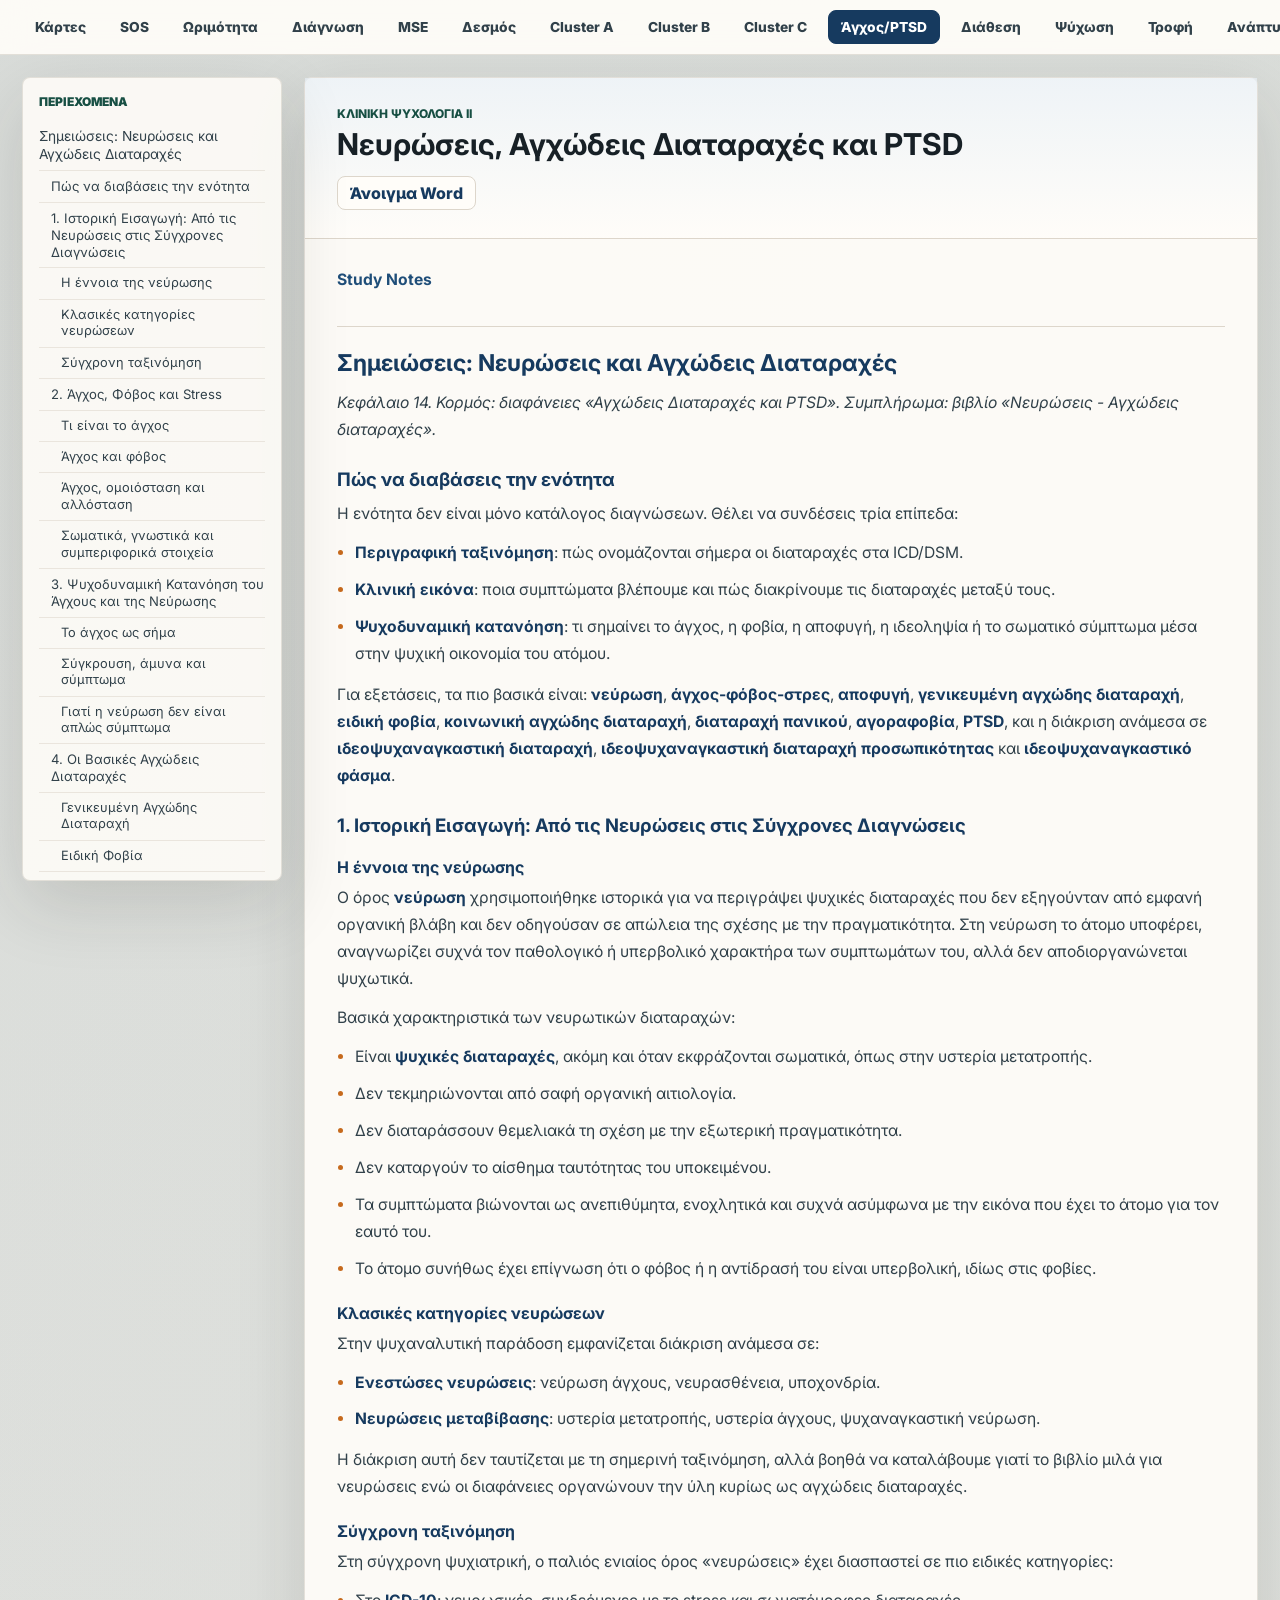
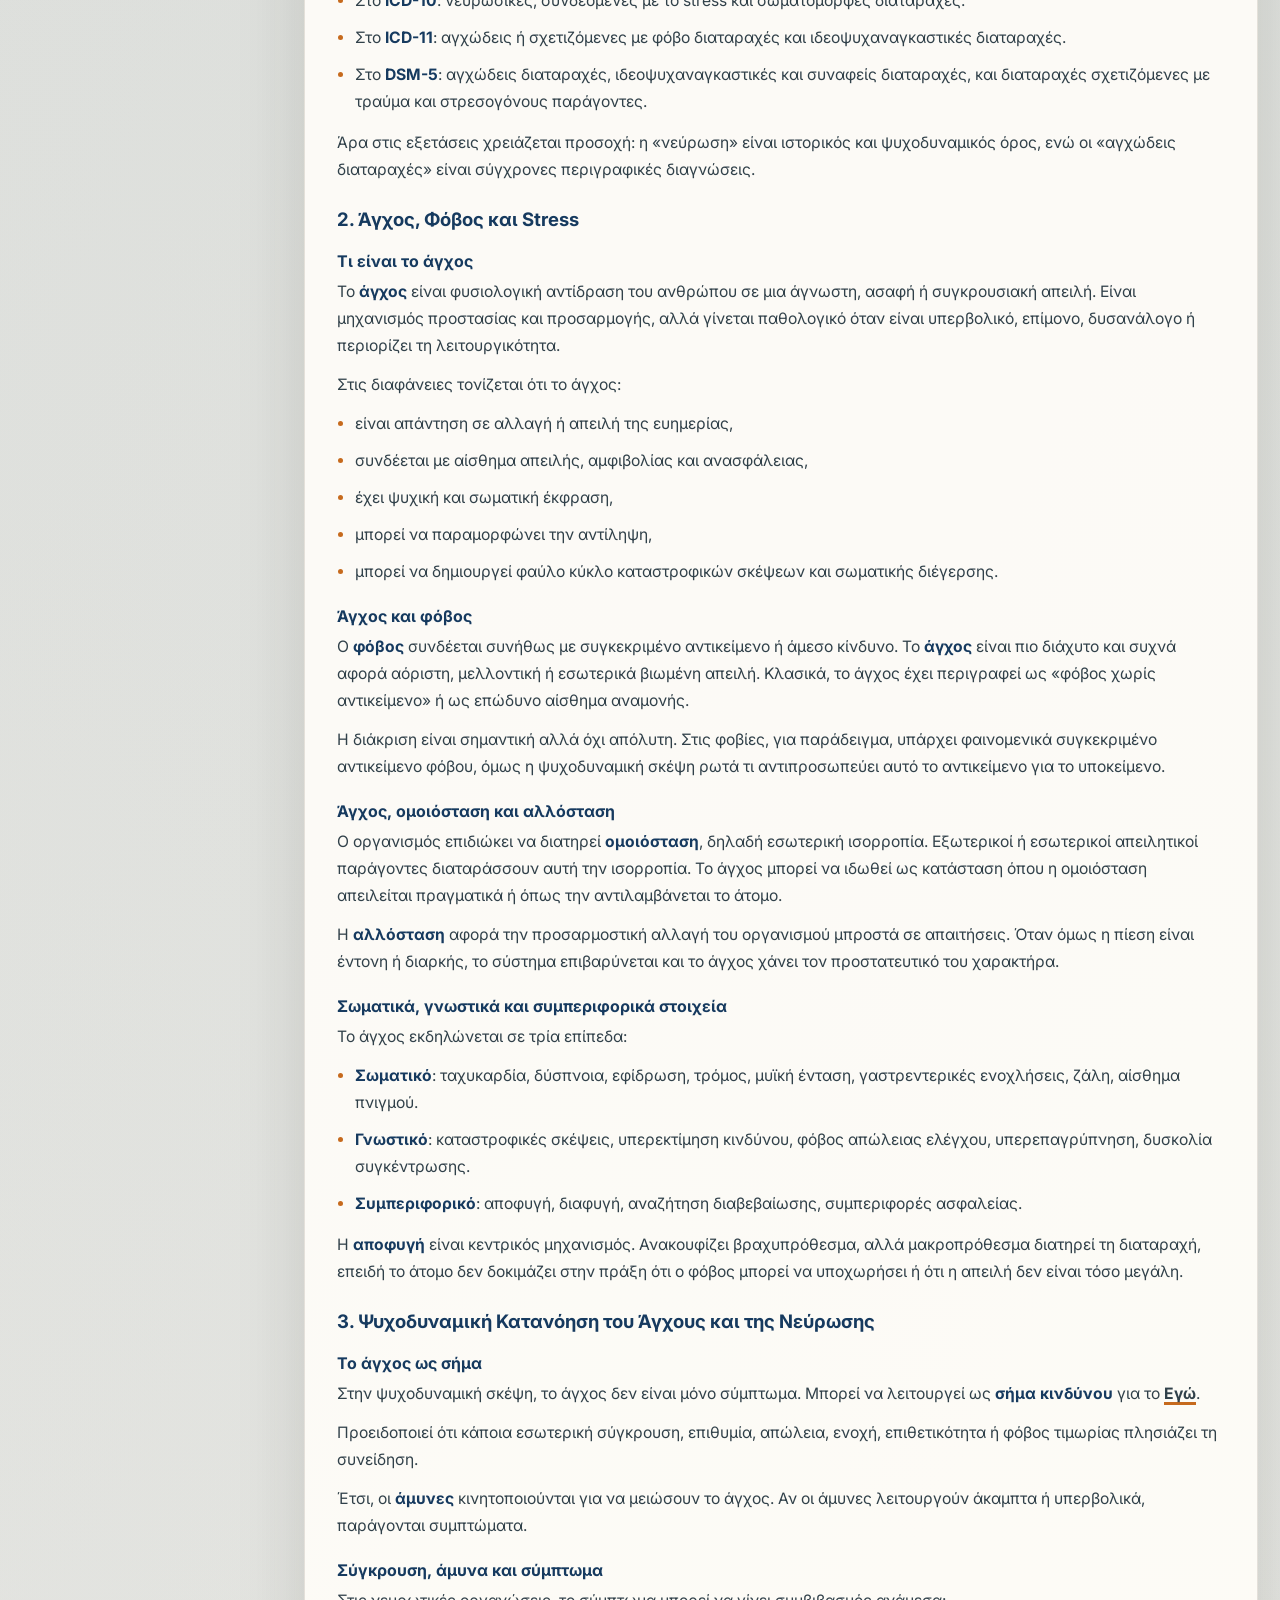
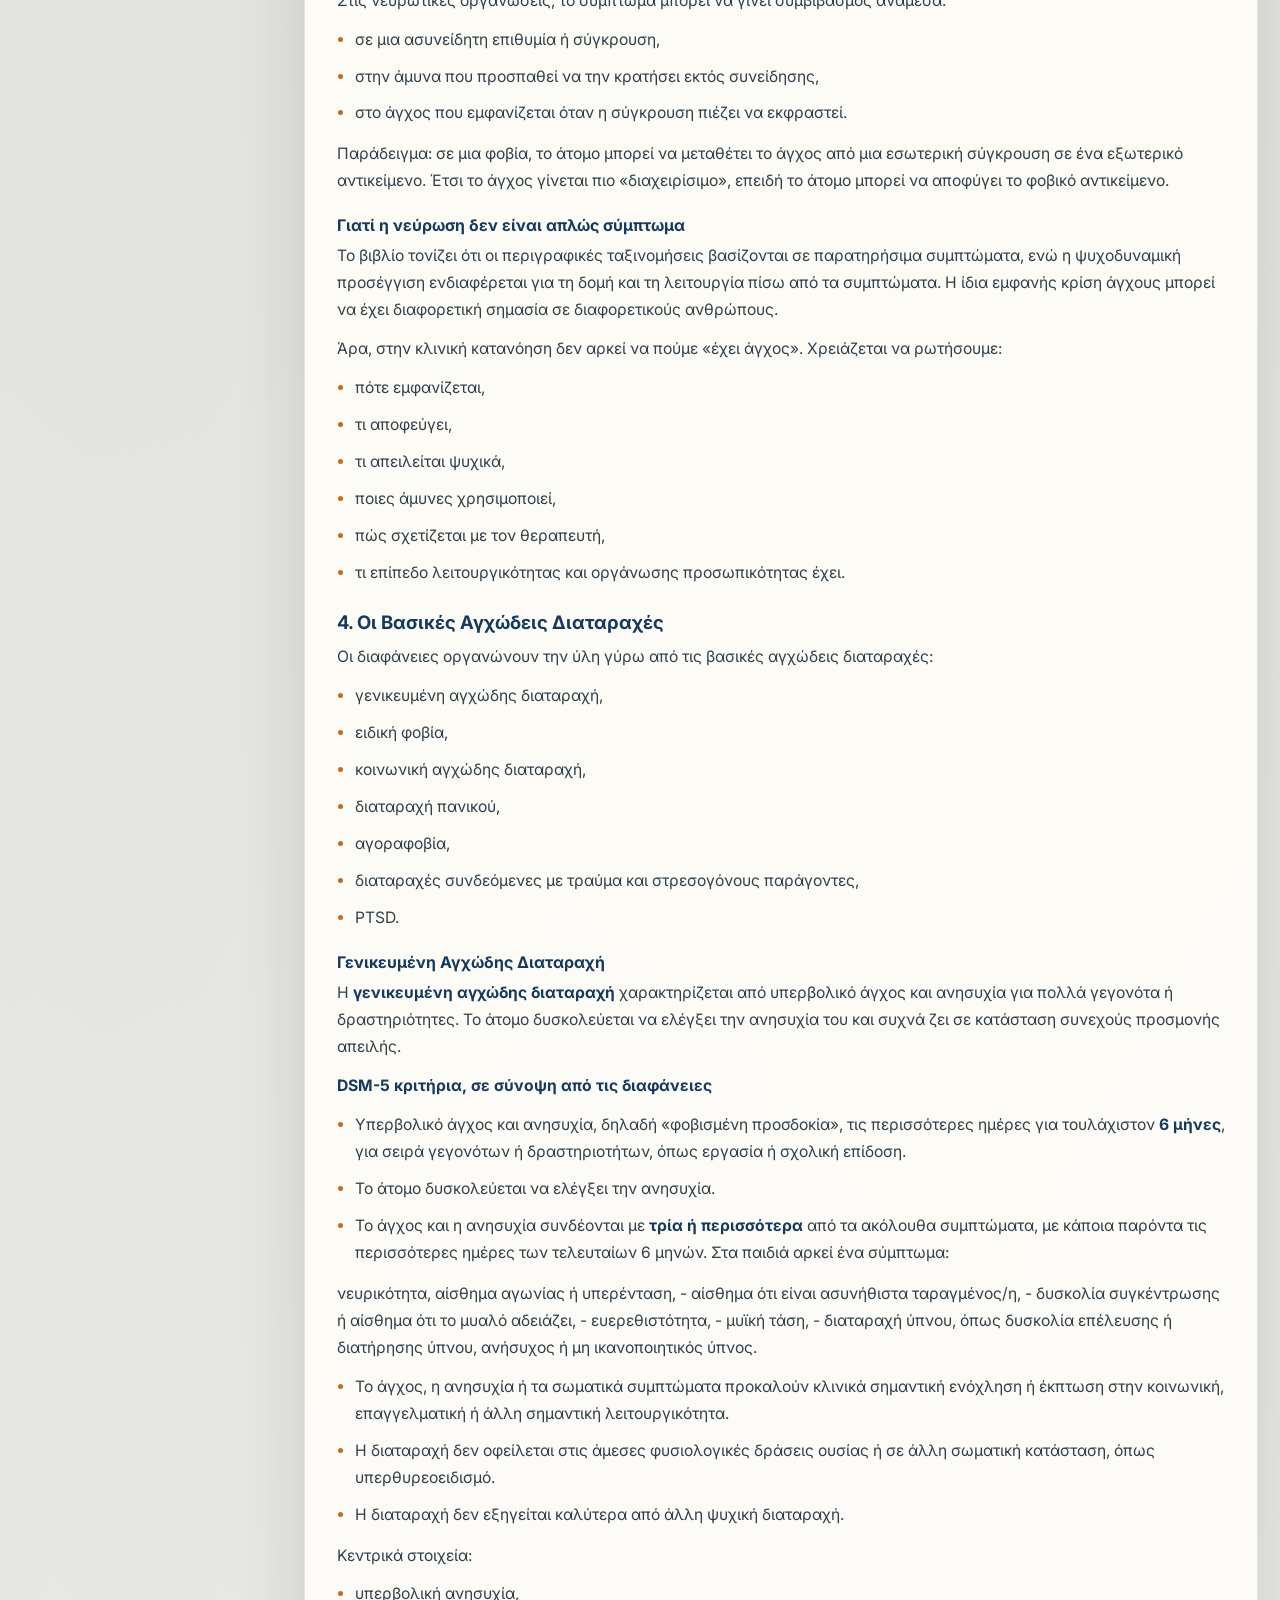
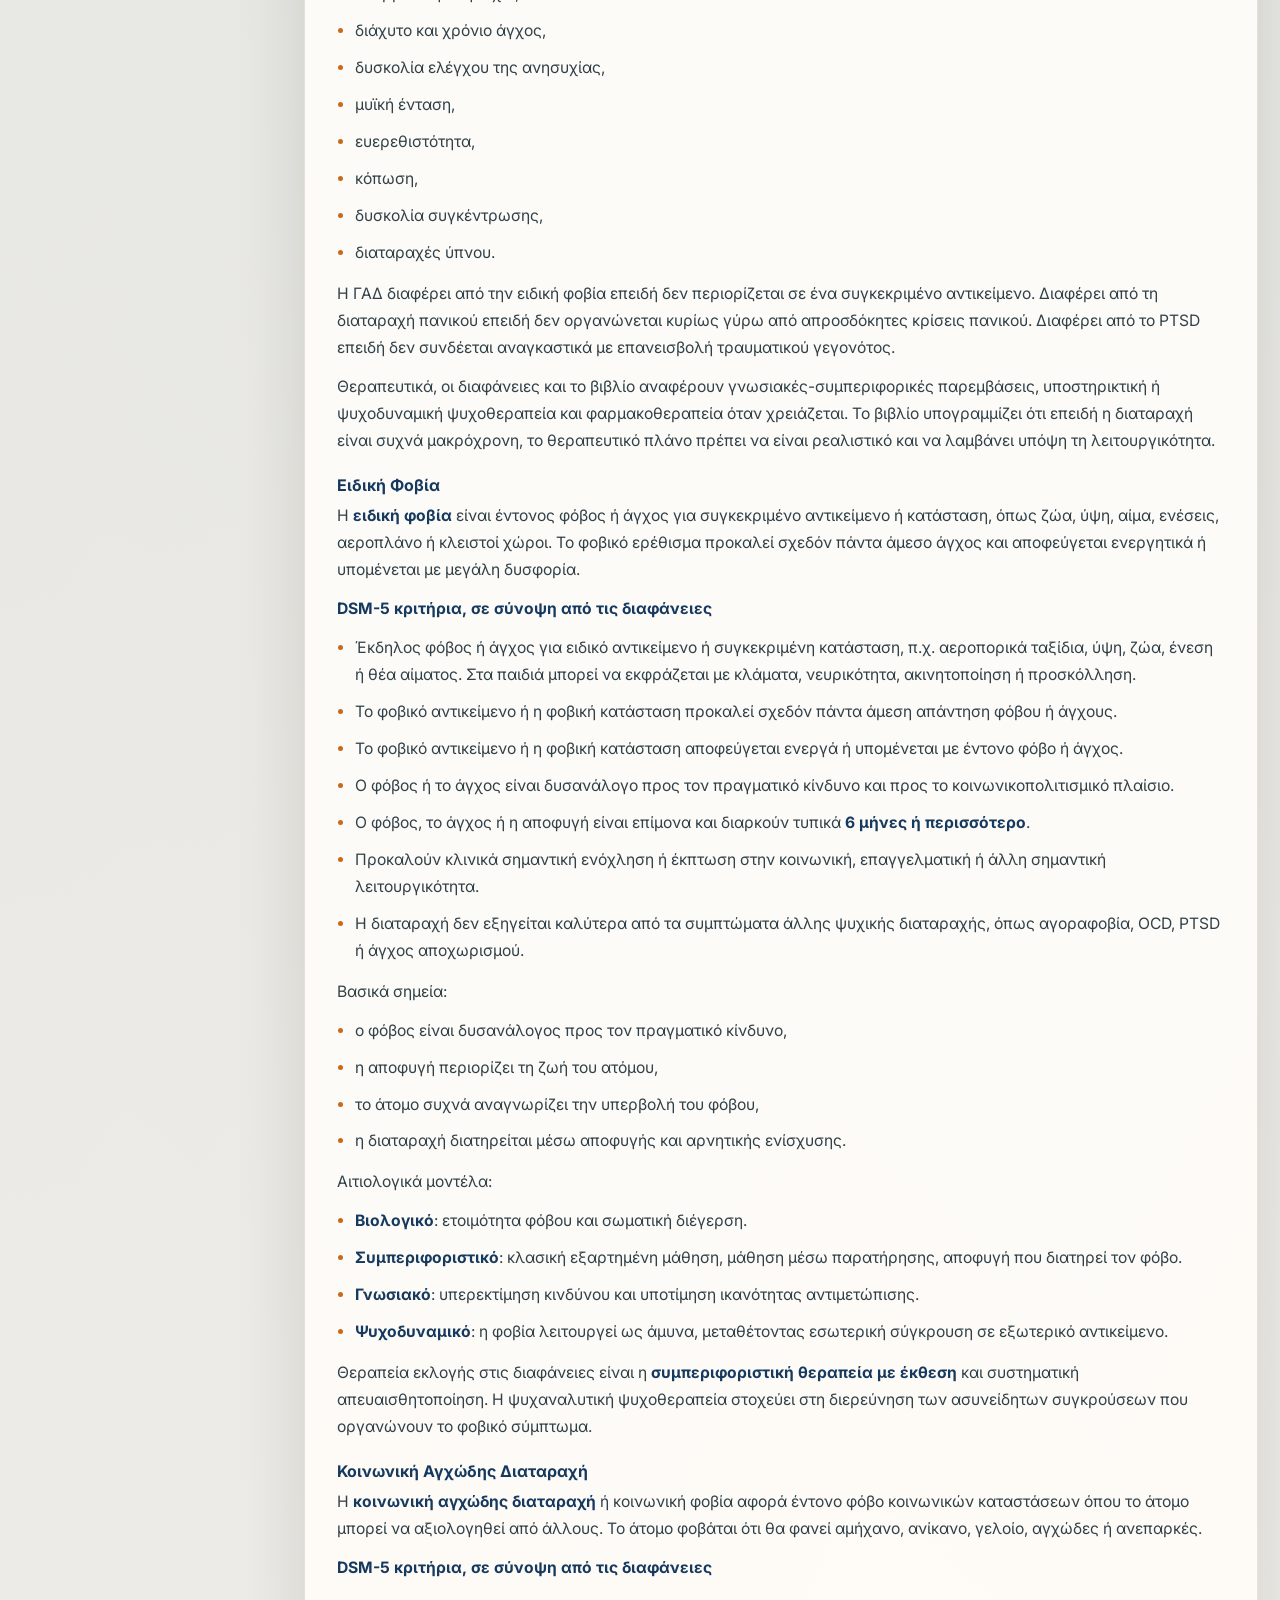
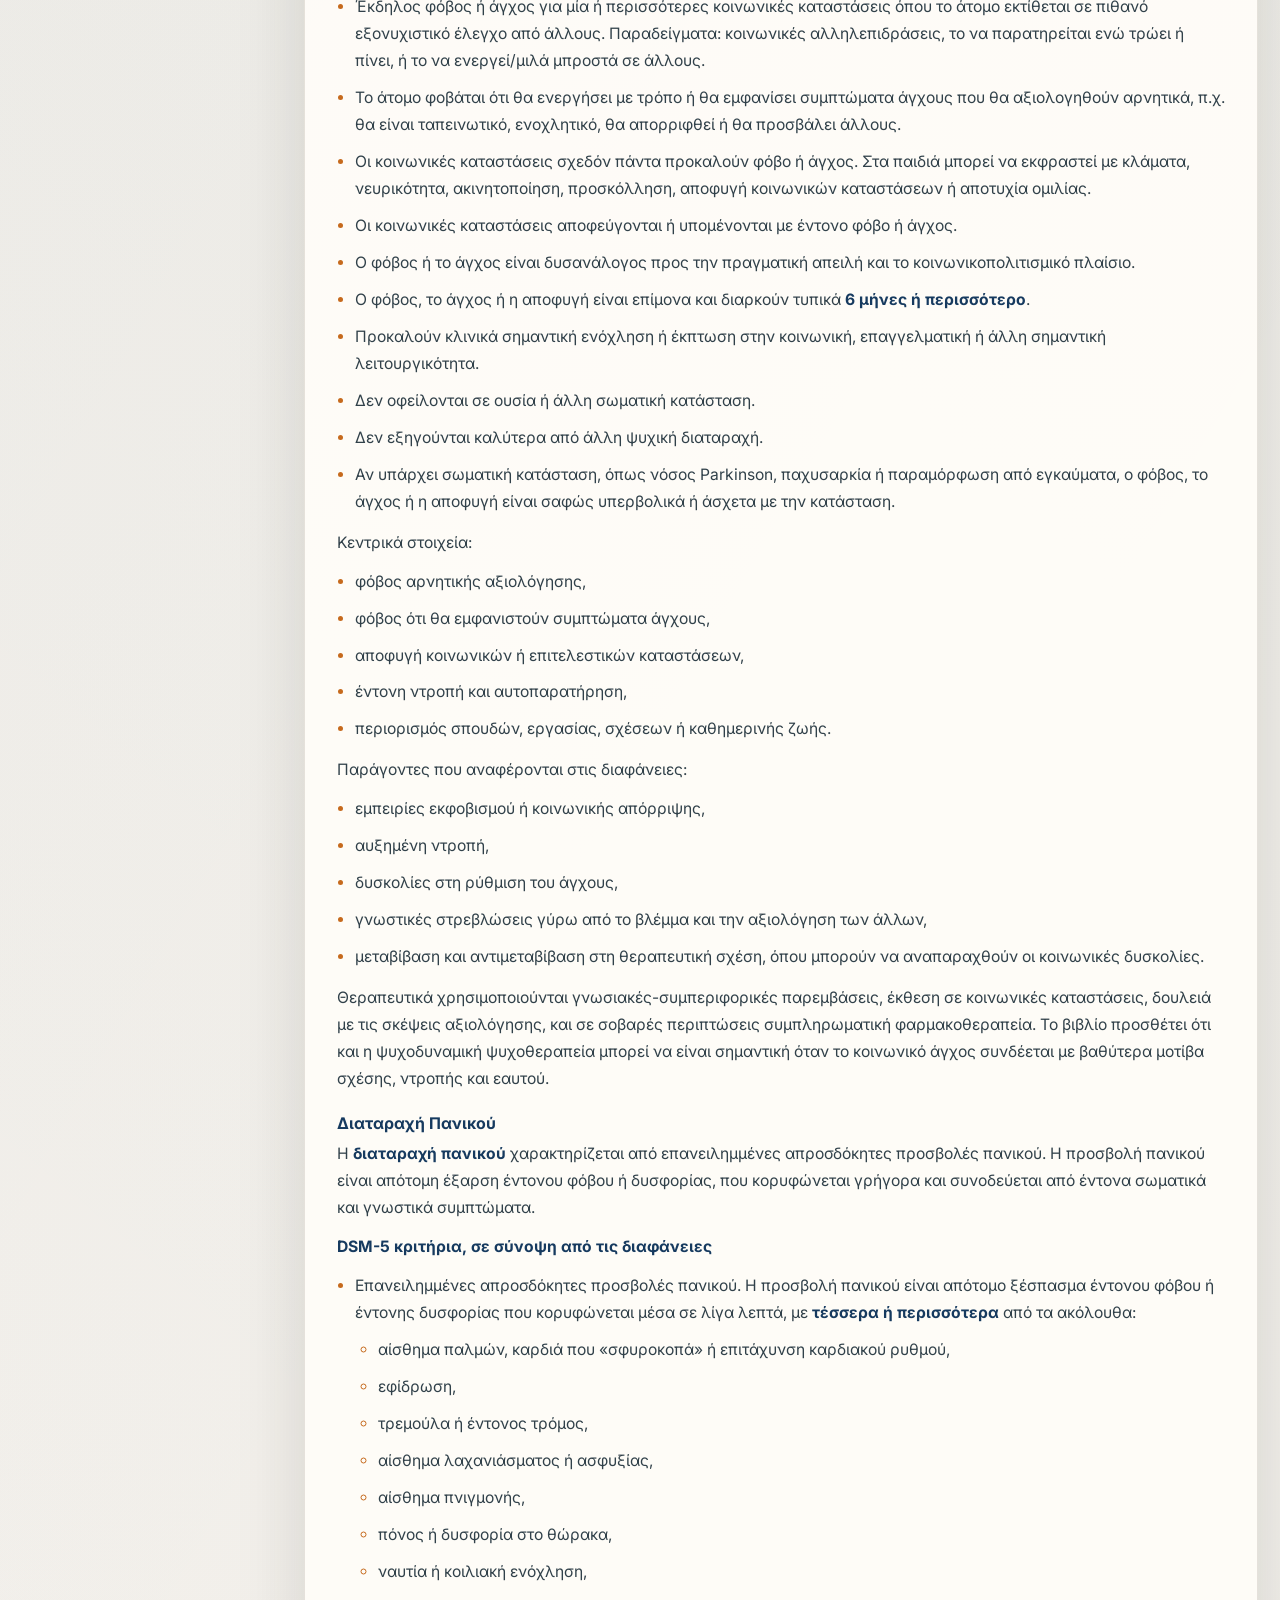
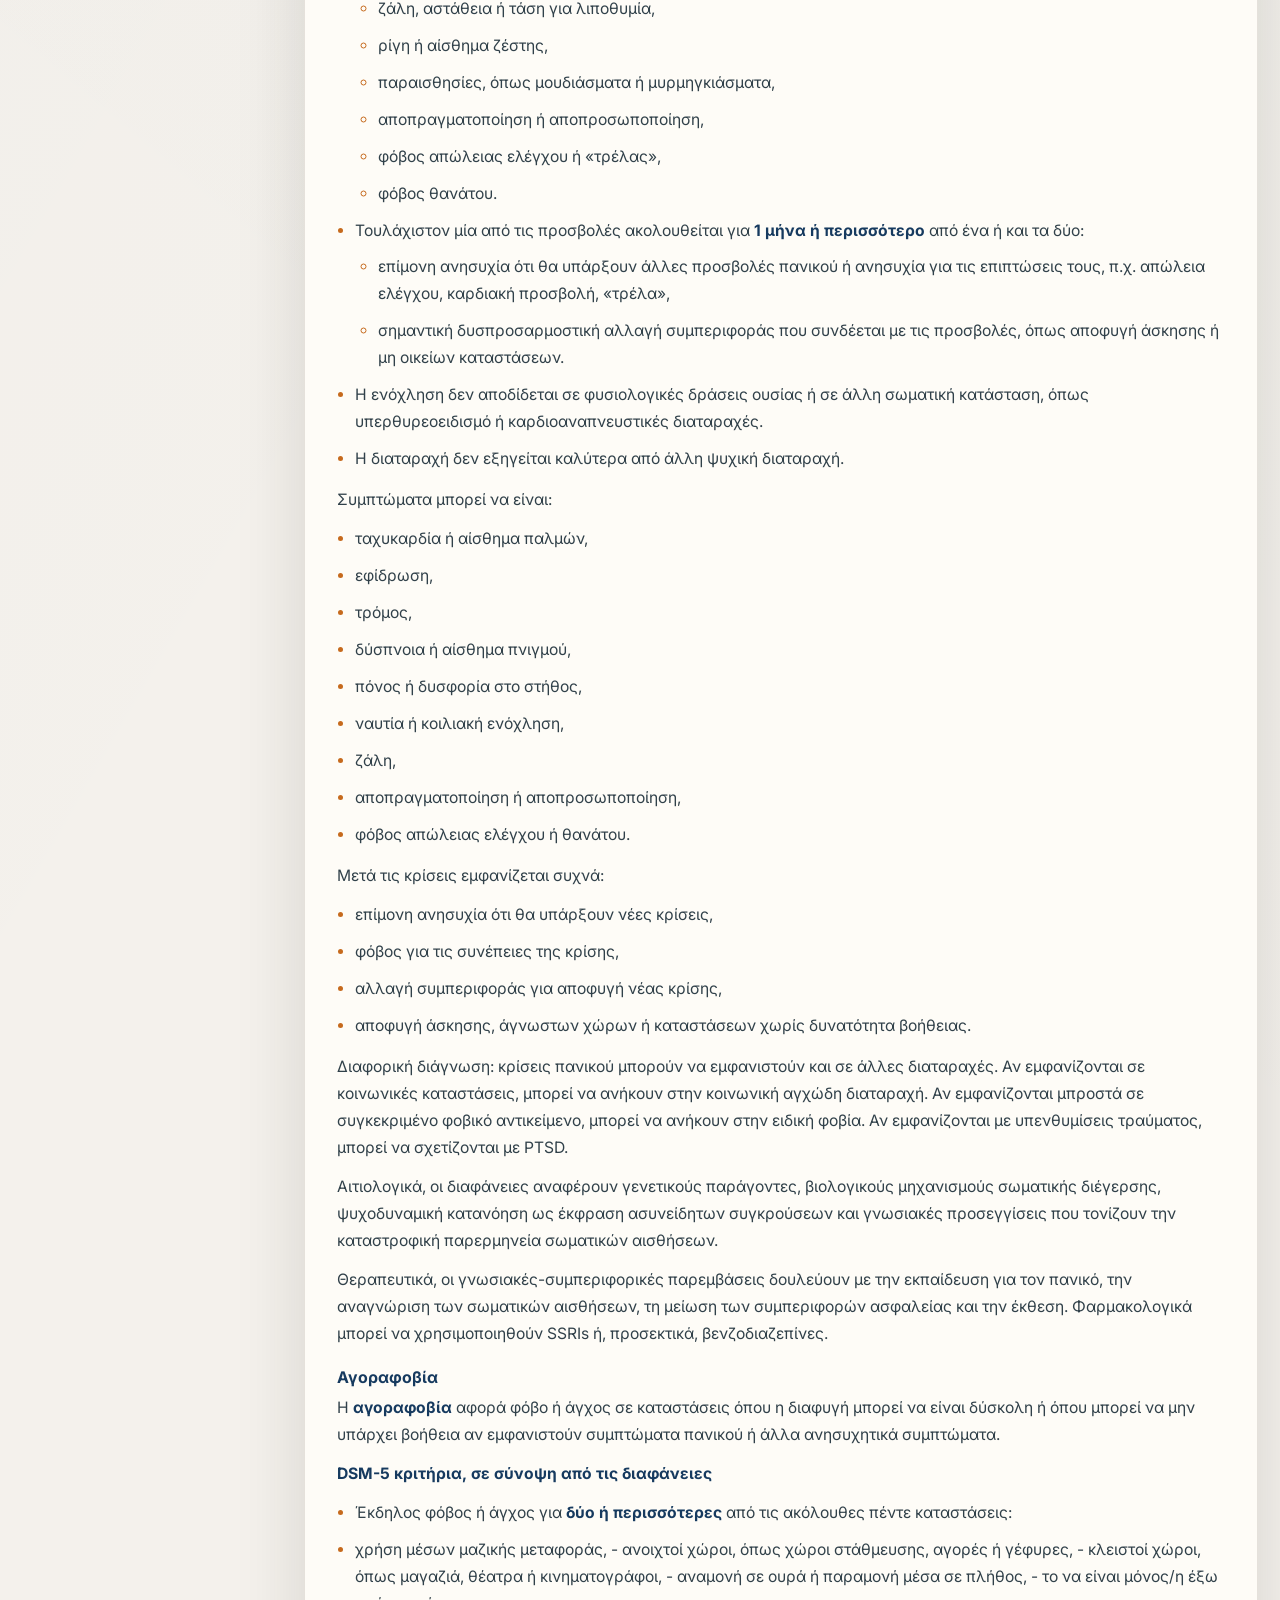
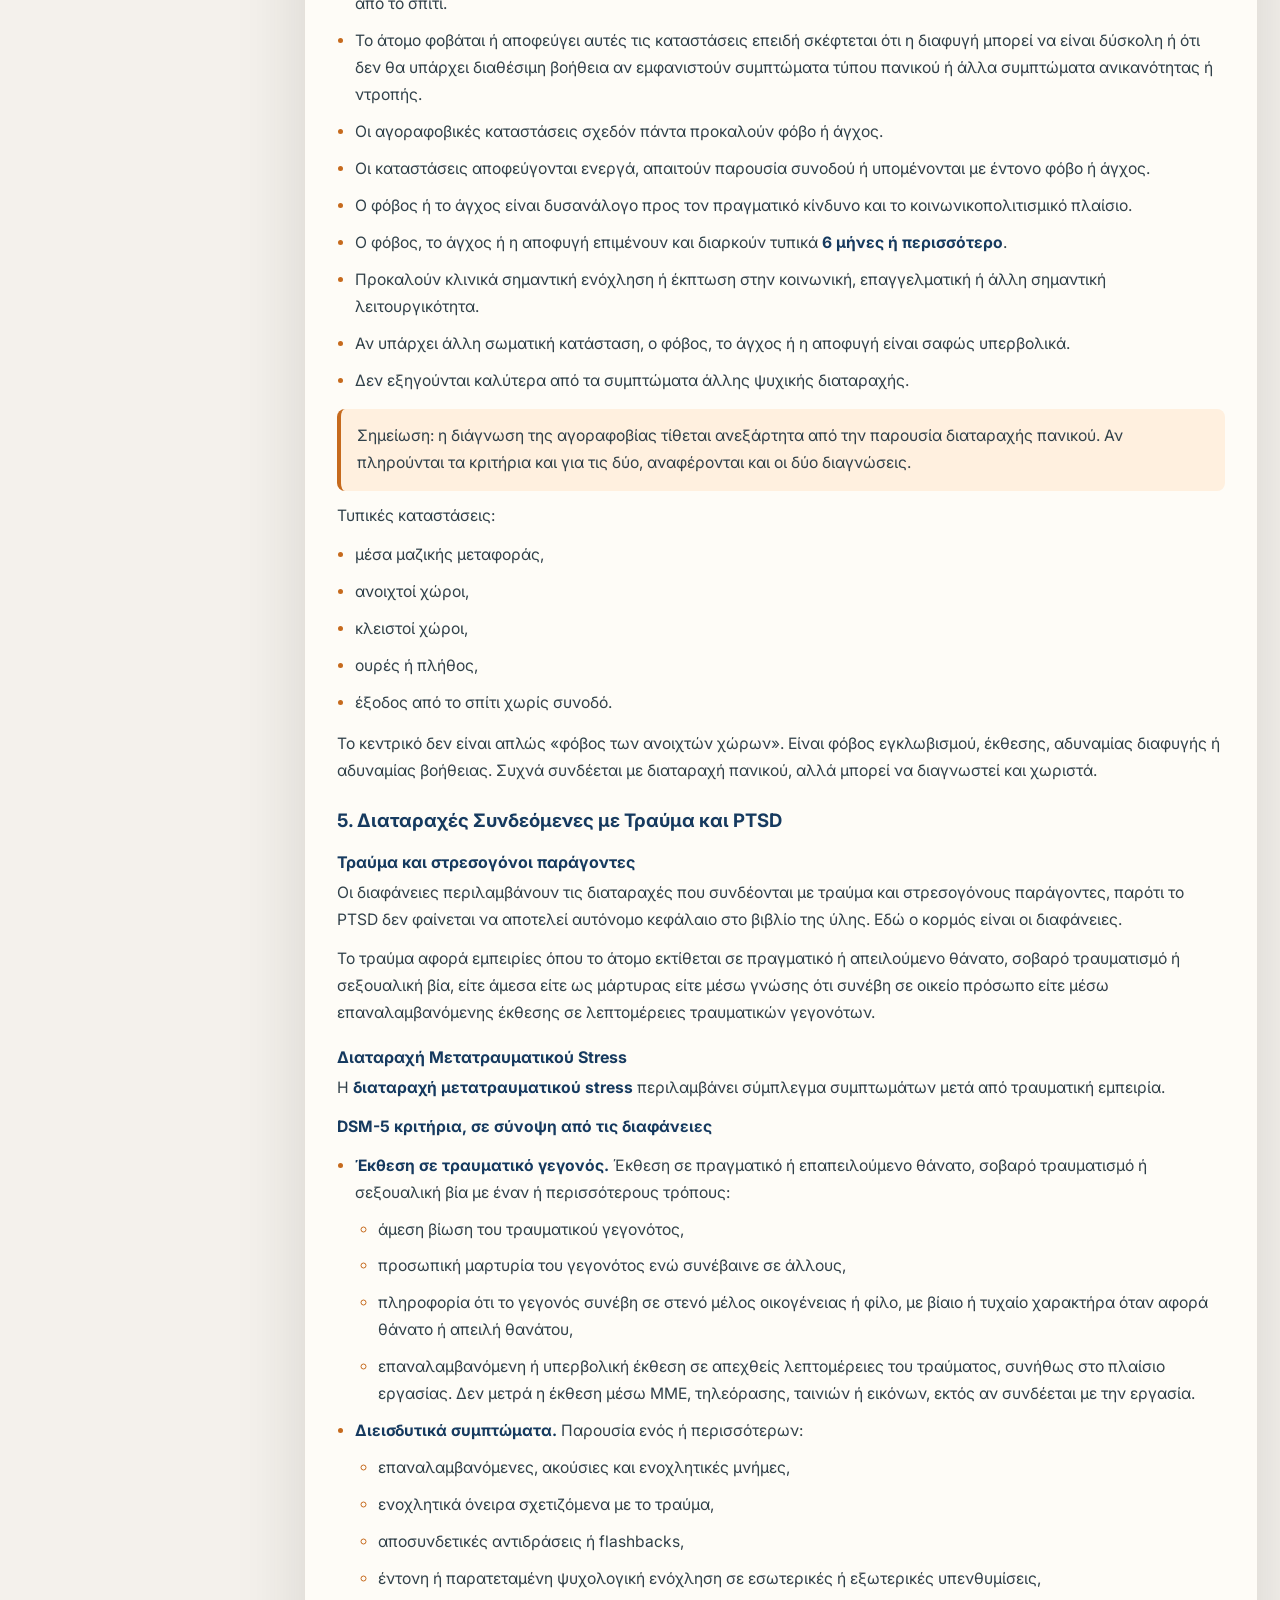
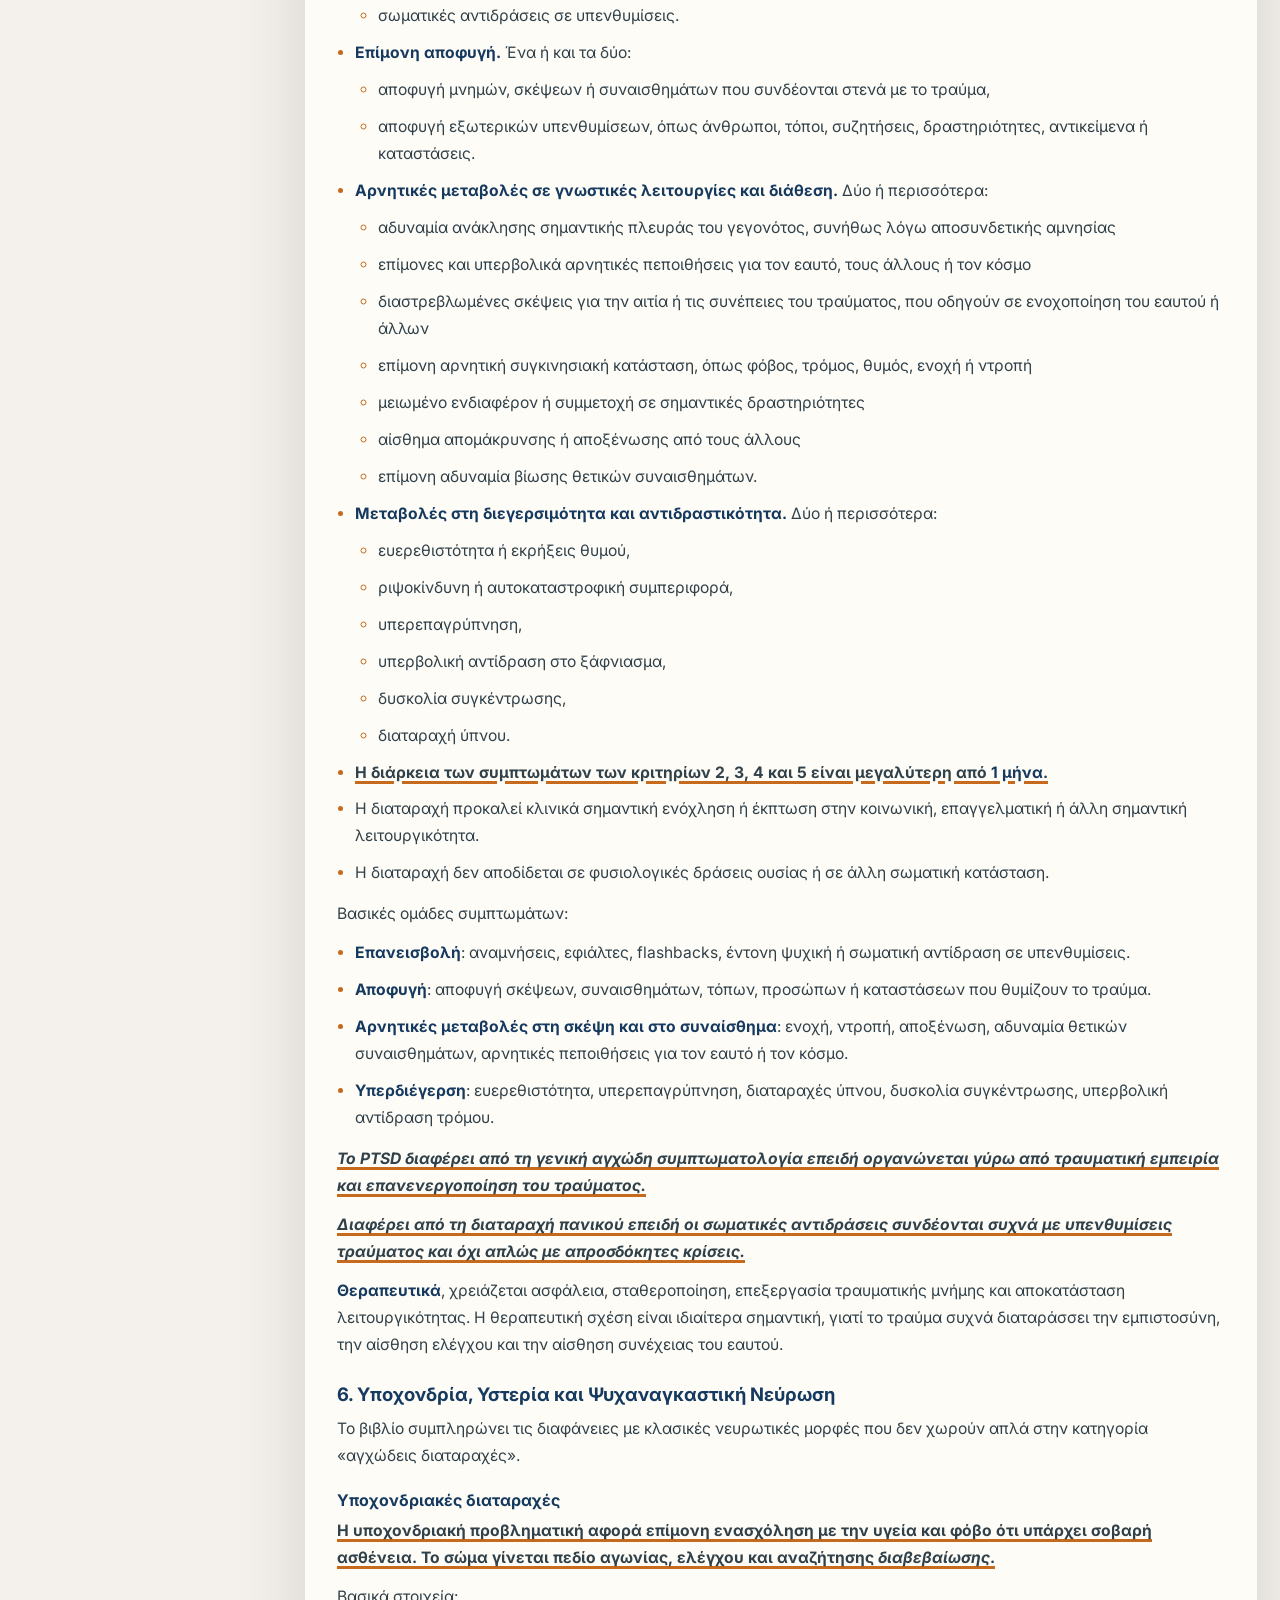
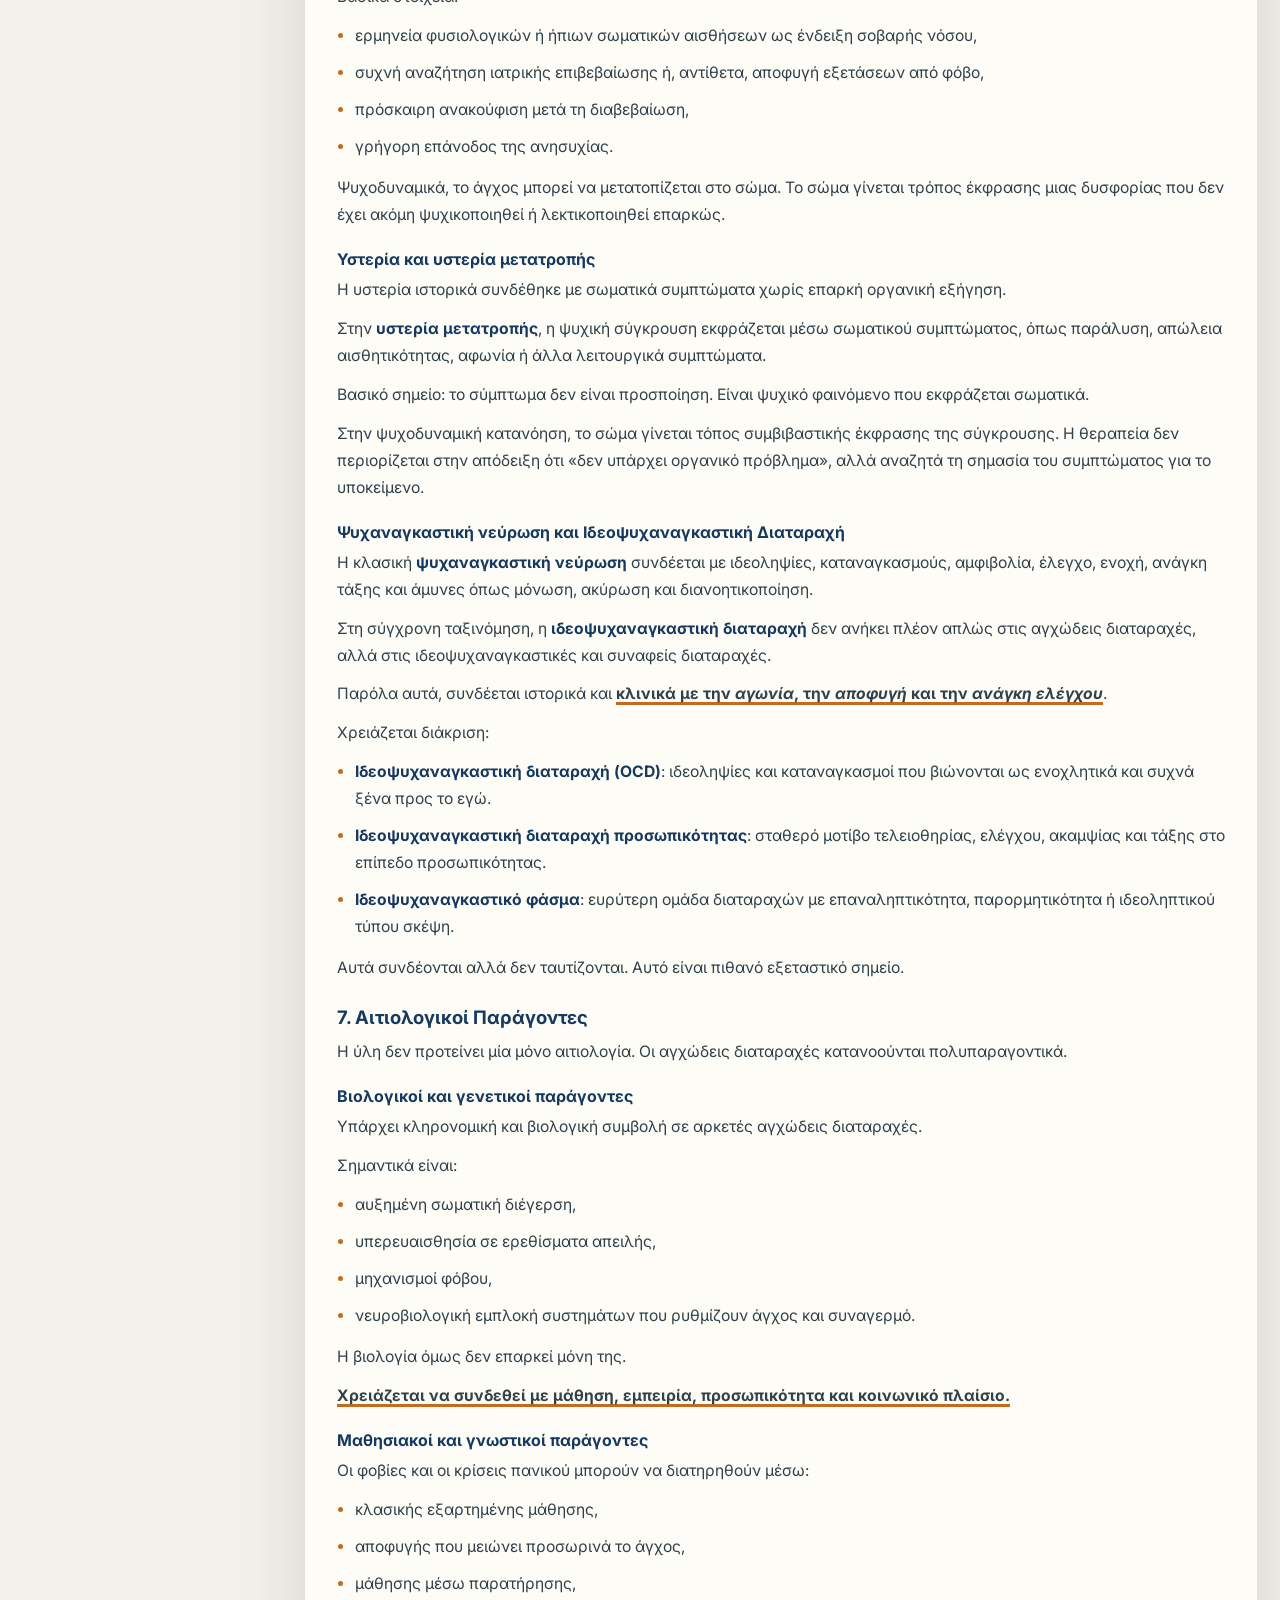
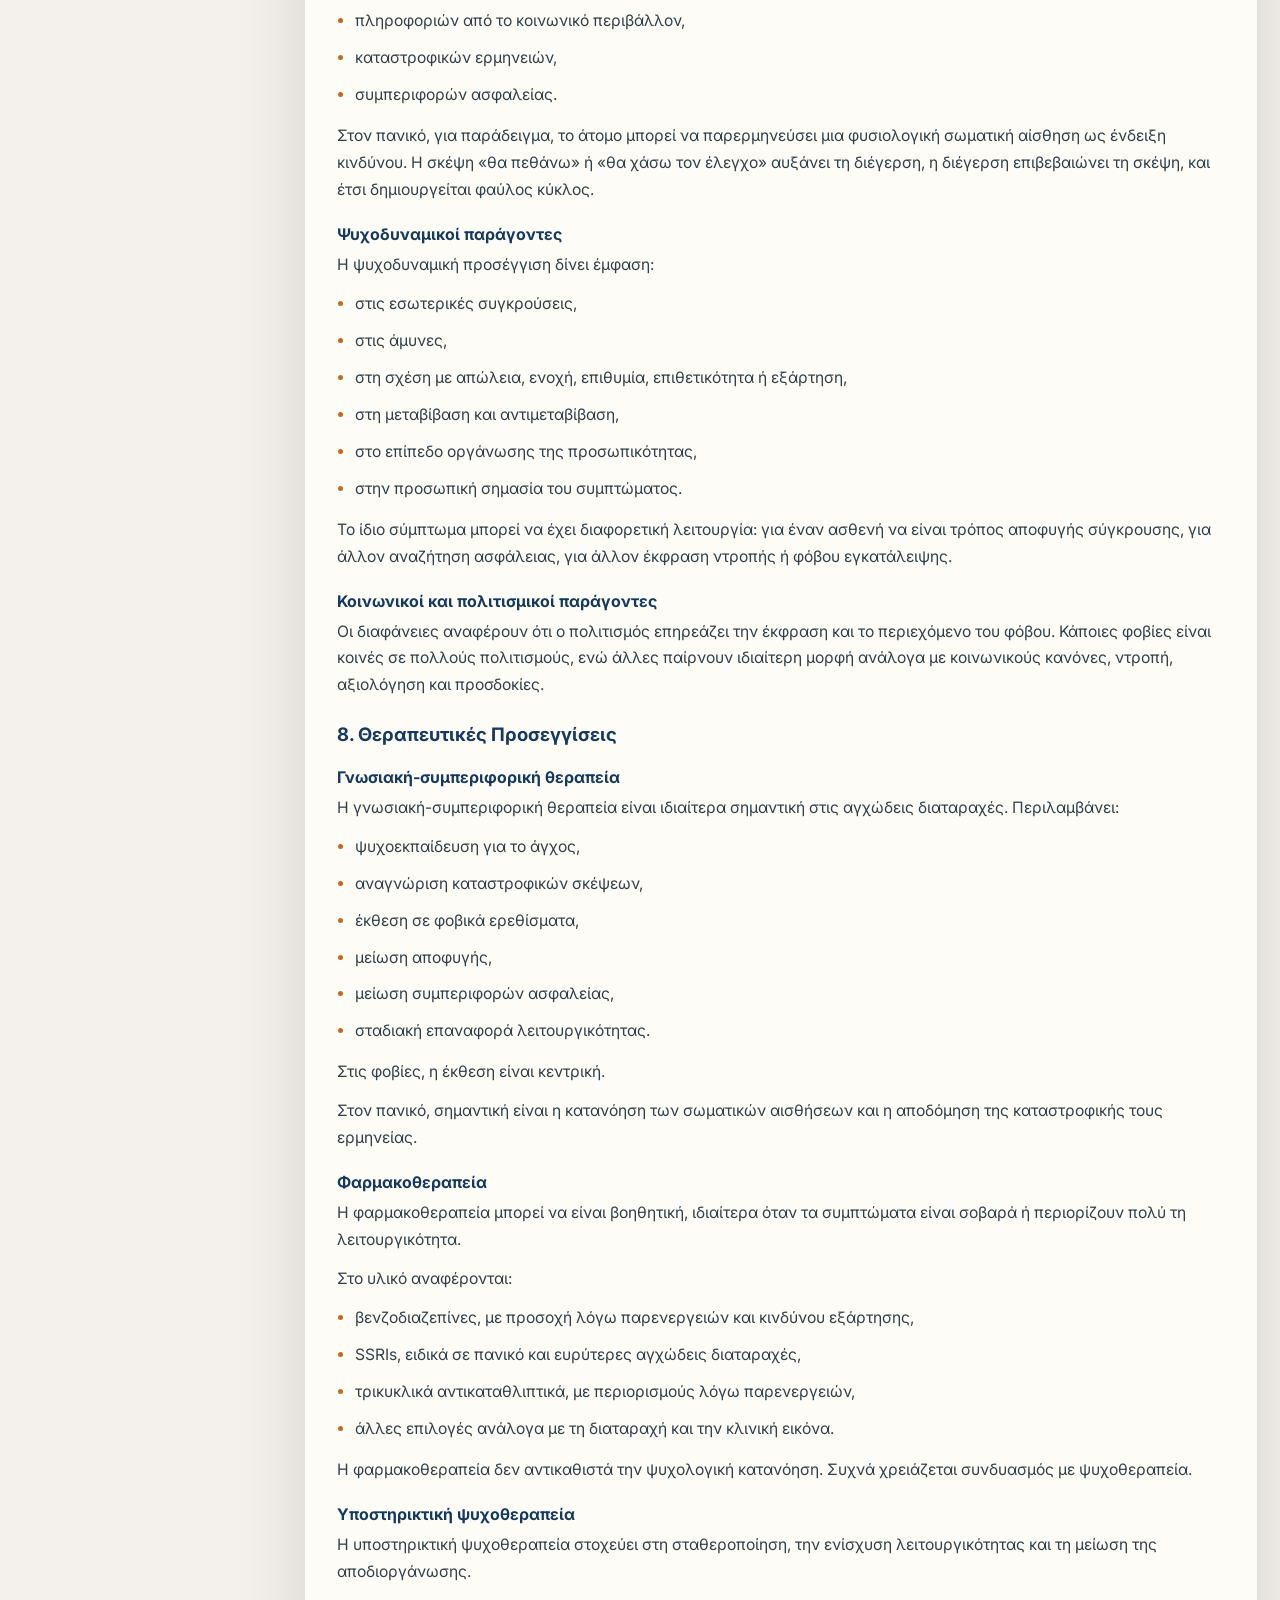
<file: notes/anxiety-ptsd.html>
<!doctype html>
<html lang="el">
  <head>
    <meta charset="utf-8" />
    <meta name="viewport" content="width=device-width, initial-scale=1" />
    <title>Νευρώσεις, Αγχώδεις Διαταραχές και PTSD | Κλινική Ψυχολογία ΙΙ</title>
    <link rel="preconnect" href="https://fonts.googleapis.com" />
    <link rel="preconnect" href="https://fonts.gstatic.com" crossorigin />
    <link href="https://fonts.googleapis.com/css2?family=Inter:wght@400;500;600;700;800&family=Noto+Sans+Greek:wght@400;500;600;700;800&display=swap" rel="stylesheet" />
    <link rel="stylesheet" href="../styles.css" />
  </head>
  <body class="notes-page">
    <nav class="site-tabs" aria-label="Κύρια πλοήγηση"><div class="site-tabs-inner"><a class="nav-tab " href="../index.html">Κάρτες</a><a class="nav-tab " href="../notes/sos-development.html">SOS</a><a class="nav-tab " href="../notes/psychodynamic-maturity-self.html">Ωριμότητα</a><a class="nav-tab " href="../notes/diagnosis-clinical-assessment.html">Διάγνωση</a><a class="nav-tab " href="../notes/mental-status-examination.html">MSE</a><a class="nav-tab " href="../notes/attachment-theory.html">Δεσμός</a><a class="nav-tab " href="../notes/cluster-a.html">Cluster A</a><a class="nav-tab " href="../notes/cluster-b.html">Cluster B</a><a class="nav-tab " href="../notes/cluster-c.html">Cluster C</a><a class="nav-tab active" href="../notes/anxiety-ptsd.html">Άγχος/PTSD</a><a class="nav-tab " href="../notes/mood-disorders.html">Διάθεση</a><a class="nav-tab " href="../notes/psychotic-disorders.html">Ψύχωση</a><a class="nav-tab " href="../notes/eating-disorders.html">Τροφή</a><a class="nav-tab" href="../exam/development.html">Ανάπτυξης</a><a class="nav-tab" href="../exam/multiple-choice.html">Quiz Πολλαπλής</a></div></nav>
    <main class="notes-shell">
      <aside class="notes-toc" aria-label="Περιεχόμενα σελίδας">
        <p>Περιεχόμενα</p>
        <a class="toc-level-2" href="#σημειώσεις-νευρώσεις-και-αγχώδεις-διαταραχές">Σημειώσεις: Νευρώσεις και Αγχώδεις Διαταραχές</a>
<a class="toc-level-3" href="#πώς-να-διαβάσεις-την-ενότητα">Πώς να διαβάσεις την ενότητα</a>
<a class="toc-level-3" href="#1-ιστορική-εισαγωγή-από-τις-νευρώσεις-στις-σύγχρονες-διαγνώσεις">1. Ιστορική Εισαγωγή: Από τις Νευρώσεις στις Σύγχρονες Διαγνώσεις</a>
<a class="toc-level-4" href="#η-έννοια-της-νεύρωσης">Η έννοια της νεύρωσης</a>
<a class="toc-level-4" href="#κλασικές-κατηγορίες-νευρώσεων">Κλασικές κατηγορίες νευρώσεων</a>
<a class="toc-level-4" href="#σύγχρονη-ταξινόμηση">Σύγχρονη ταξινόμηση</a>
<a class="toc-level-3" href="#2-άγχος-φόβος-και-stress">2. Άγχος, Φόβος και Stress</a>
<a class="toc-level-4" href="#τι-είναι-το-άγχος">Τι είναι το άγχος</a>
<a class="toc-level-4" href="#άγχος-και-φόβος">Άγχος και φόβος</a>
<a class="toc-level-4" href="#άγχος-ομοιόσταση-και-αλλόσταση">Άγχος, ομοιόσταση και αλλόσταση</a>
<a class="toc-level-4" href="#σωματικά-γνωστικά-και-συμπεριφορικά-στοιχεία">Σωματικά, γνωστικά και συμπεριφορικά στοιχεία</a>
<a class="toc-level-3" href="#3-ψυχοδυναμική-κατανόηση-του-άγχους-και-της-νεύρωσης">3. Ψυχοδυναμική Κατανόηση του Άγχους και της Νεύρωσης</a>
<a class="toc-level-4" href="#το-άγχος-ως-σήμα">Το άγχος ως σήμα</a>
<a class="toc-level-4" href="#σύγκρουση-άμυνα-και-σύμπτωμα">Σύγκρουση, άμυνα και σύμπτωμα</a>
<a class="toc-level-4" href="#γιατί-η-νεύρωση-δεν-είναι-απλώς-σύμπτωμα">Γιατί η νεύρωση δεν είναι απλώς σύμπτωμα</a>
<a class="toc-level-3" href="#4-οι-βασικές-αγχώδεις-διαταραχές">4. Οι Βασικές Αγχώδεις Διαταραχές</a>
<a class="toc-level-4" href="#γενικευμένη-αγχώδης-διαταραχή">Γενικευμένη Αγχώδης Διαταραχή</a>
<a class="toc-level-4" href="#ειδική-φοβία">Ειδική Φοβία</a>
<a class="toc-level-4" href="#κοινωνική-αγχώδης-διαταραχή">Κοινωνική Αγχώδης Διαταραχή</a>
<a class="toc-level-4" href="#διαταραχή-πανικού">Διαταραχή Πανικού</a>
<a class="toc-level-4" href="#αγοραφοβία">Αγοραφοβία</a>
<a class="toc-level-3" href="#5-διαταραχές-συνδεόμενες-με-τραύμα-και-ptsd">5. Διαταραχές Συνδεόμενες με Τραύμα και PTSD</a>
<a class="toc-level-4" href="#τραύμα-και-στρεσογόνοι-παράγοντες">Τραύμα και στρεσογόνοι παράγοντες</a>
<a class="toc-level-4" href="#διαταραχή-μετατραυματικού-stress">Διαταραχή Μετατραυματικού Stress</a>
<a class="toc-level-3" href="#6-υποχονδρία-υστερία-και-ψυχαναγκαστική-νεύρωση">6. Υποχονδρία, Υστερία και Ψυχαναγκαστική Νεύρωση</a>
<a class="toc-level-4" href="#υποχονδριακές-διαταραχές">Υποχονδριακές διαταραχές</a>
<a class="toc-level-4" href="#υστερία-και-υστερία-μετατροπής">Υστερία και υστερία μετατροπής</a>
<a class="toc-level-4" href="#ψυχαναγκαστική-νεύρωση-και-ιδεοψυχαναγκαστική-διαταραχή">Ψυχαναγκαστική νεύρωση και Ιδεοψυχαναγκαστική Διαταραχή</a>
<a class="toc-level-3" href="#7-αιτιολογικοί-παράγοντες">7. Αιτιολογικοί Παράγοντες</a>
<a class="toc-level-4" href="#βιολογικοί-και-γενετικοί-παράγοντες">Βιολογικοί και γενετικοί παράγοντες</a>
<a class="toc-level-4" href="#μαθησιακοί-και-γνωστικοί-παράγοντες">Μαθησιακοί και γνωστικοί παράγοντες</a>
<a class="toc-level-4" href="#ψυχοδυναμικοί-παράγοντες">Ψυχοδυναμικοί παράγοντες</a>
<a class="toc-level-4" href="#κοινωνικοί-και-πολιτισμικοί-παράγοντες">Κοινωνικοί και πολιτισμικοί παράγοντες</a>
<a class="toc-level-3" href="#8-θεραπευτικές-προσεγγίσεις">8. Θεραπευτικές Προσεγγίσεις</a>
<a class="toc-level-4" href="#γνωσιακή-συμπεριφορική-θεραπεία">Γνωσιακή-συμπεριφορική θεραπεία</a>
<a class="toc-level-4" href="#φαρμακοθεραπεία">Φαρμακοθεραπεία</a>
<a class="toc-level-4" href="#υποστηρικτική-ψυχοθεραπεία">Υποστηρικτική ψυχοθεραπεία</a>
<a class="toc-level-4" href="#ψυχαναλυτική--ψυχοδυναμική-ψυχοθεραπεία">Ψυχαναλυτική / ψυχοδυναμική ψυχοθεραπεία</a>
<a class="toc-level-3" href="#9-διαφορική-διάγνωση-πώς-να-μη-τα-μπερδεύεις">9. Διαφορική Διάγνωση: Πώς να μη τα Μπερδεύεις</a>
<a class="toc-level-4" href="#άγχος-γενικά-ή-αγχώδης-διαταραχή">Άγχος γενικά ή αγχώδης διαταραχή;</a>
      </aside>
      <article class="notes-article">
        <header class="notes-hero">
          <p class="course-label">Κλινική Ψυχολογία ΙΙ</p>
          <h1>Νευρώσεις, Αγχώδεις Διαταραχές και PTSD</h1>
          <a class="word-download" href="../downloads/Σημειώσεις_Νευρώσεις_Αγχώδεις_Διαταραχές_Κεφ_14.docx">Άνοιγμα Word</a>
        </header>
        <div class="notes-content">
          <p><strong><span style="color: #1F4E79">Study</span></strong><strong><span style="color: #1F4E79"> </span></strong><strong><span style="color: #1F4E79">Notes</span></strong></p>
<h2 id="σημειώσεις-νευρώσεις-και-αγχώδεις-διαταραχές">Σημειώσεις: Νευρώσεις και Αγχώδεις Διαταραχές</h2>
<p><em>Κεφάλαιο 14. Κορμός: διαφάνειες «Αγχώδεις Διαταραχές και </em><em>PTSD</em><em>». Συμπλήρωμα: βιβλίο «Νευρώσεις - Αγχώδεις διαταραχές».</em></p>
<h3 id="πώς-να-διαβάσεις-την-ενότητα">Πώς να διαβάσεις την ενότητα</h3>
<p>Η ενότητα δεν είναι μόνο κατάλογος διαγνώσεων. Θέλει να συνδέσεις τρία επίπεδα:</p>
<ul>
<li><strong>Περιγραφική ταξινόμηση</strong>: πώς ονομάζονται σήμερα οι διαταραχές στα ICD/DSM.</li>
<li><strong>Κλινική εικόνα</strong>: ποια συμπτώματα βλέπουμε και πώς διακρίνουμε τις διαταραχές μεταξύ τους.</li>
<li><strong>Ψυχοδυναμική κατανόηση</strong>: τι σημαίνει το άγχος, η φοβία, η αποφυγή, η ιδεοληψία ή το σωματικό σύμπτωμα μέσα στην ψυχική οικονομία του ατόμου.</li>
</ul>
<p>Για εξετάσεις, τα πιο βασικά είναι: <strong>νεύρωση</strong>, <strong>άγχος-φόβος-στρες</strong>, <strong>αποφυγή</strong>, <strong>γενικευμένη αγχώδης διαταραχή</strong>, <strong>ειδική φοβία</strong>, <strong>κοινωνική αγχώδης διαταραχή</strong>, <strong>διαταραχή πανικού</strong>, <strong>αγοραφοβία</strong>, <strong>PTSD</strong>, και η διάκριση ανάμεσα σε <strong>ιδεοψυχαναγκαστική</strong><strong> διαταραχή</strong>, <strong>ιδεοψυχαναγκαστική</strong><strong> διαταραχή προσωπικότητας</strong> και <strong>ιδεοψυχαναγκαστικό</strong><strong> φάσμα</strong>.</p>
<h3 id="1-ιστορική-εισαγωγή-από-τις-νευρώσεις-στις-σύγχρονες-διαγνώσεις">1. Ιστορική Εισαγωγή: Από τις Νευρώσεις στις Σύγχρονες Διαγνώσεις</h3>
<h4 id="η-έννοια-της-νεύρωσης">Η έννοια της νεύρωσης</h4>
<p>Ο όρος <strong>νεύρωση</strong> χρησιμοποιήθηκε ιστορικά για να περιγράψει ψυχικές διαταραχές που δεν εξηγούνταν από εμφανή οργανική βλάβη και δεν οδηγούσαν σε απώλεια της σχέσης με την πραγματικότητα. Στη νεύρωση το άτομο υποφέρει, αναγνωρίζει συχνά τον παθολογικό ή υπερβολικό χαρακτήρα των συμπτωμάτων του, αλλά δεν αποδιοργανώνεται ψυχωτικά.</p>
<p>Βασικά χαρακτηριστικά των νευρωτικών διαταραχών:</p>
<ul>
<li>Είναι <strong>ψυχικές διαταραχές</strong>, ακόμη και όταν εκφράζονται σωματικά, όπως στην υστερία μετατροπής.</li>
<li>Δεν τεκμηριώνονται από σαφή οργανική αιτιολογία.</li>
<li>Δεν διαταράσσουν θεμελιακά τη σχέση με την εξωτερική πραγματικότητα.</li>
<li>Δεν καταργούν το αίσθημα ταυτότητας του υποκειμένου.</li>
<li>Τα συμπτώματα βιώνονται ως ανεπιθύμητα, ενοχλητικά και συχνά ασύμφωνα με την εικόνα που έχει το άτομο για τον εαυτό του.</li>
<li>Το άτομο συνήθως έχει επίγνωση ότι ο φόβος ή η αντίδρασή του είναι υπερβολική, ιδίως στις φοβίες.</li>
</ul>
<h4 id="κλασικές-κατηγορίες-νευρώσεων">Κλασικές κατηγορίες νευρώσεων</h4>
<p>Στην ψυχαναλυτική παράδοση εμφανίζεται διάκριση ανάμεσα σε:</p>
<ul>
<li><strong>Ενεστώσες</strong><strong> νευρώσεις</strong>: νεύρωση άγχους, νευρασθένεια, υποχονδρία.</li>
<li><strong>Νευρώσεις μεταβίβασης</strong>: υστερία μετατροπής, υστερία άγχους, ψυχαναγκαστική νεύρωση.</li>
</ul>
<p>Η διάκριση αυτή δεν ταυτίζεται με τη σημερινή ταξινόμηση, αλλά βοηθά να καταλάβουμε γιατί το βιβλίο μιλά για νευρώσεις ενώ οι διαφάνειες οργανώνουν την ύλη κυρίως ως αγχώδεις διαταραχές.</p>
<h4 id="σύγχρονη-ταξινόμηση">Σύγχρονη ταξινόμηση</h4>
<p>Στη σύγχρονη ψυχιατρική, ο παλιός ενιαίος όρος «νευρώσεις» έχει διασπαστεί σε πιο ειδικές κατηγορίες:</p>
<ul>
<li>Στο <strong>ICD</strong><strong>-10</strong>: νευρωσικές, συνδεόμενες με το stress και σωματόμορφες διαταραχές.</li>
<li>Στο <strong>ICD</strong><strong>-11</strong>: αγχώδεις ή σχετιζόμενες με φόβο διαταραχές και ιδεοψυχαναγκαστικές διαταραχές.</li>
<li>Στο <strong>DSM</strong><strong>-5</strong>: αγχώδεις διαταραχές, ιδεοψυχαναγκαστικές και συναφείς διαταραχές, και διαταραχές σχετιζόμενες με τραύμα και στρεσογόνους παράγοντες.</li>
</ul>
<p>Άρα στις εξετάσεις χρειάζεται προσοχή: η «νεύρωση» είναι ιστορικός και ψυχοδυναμικός όρος, ενώ οι «αγχώδεις διαταραχές» είναι σύγχρονες περιγραφικές διαγνώσεις.</p>
<h3 id="2-άγχος-φόβος-και-stress">2. Άγχος, Φόβος και Stress</h3>
<h4 id="τι-είναι-το-άγχος">Τι είναι το άγχος</h4>
<p>Το <strong>άγχος</strong> είναι φυσιολογική αντίδραση του ανθρώπου σε μια άγνωστη, ασαφή ή συγκρουσιακή απειλή. Είναι μηχανισμός προστασίας και προσαρμογής, αλλά γίνεται παθολογικό όταν είναι υπερβολικό, επίμονο, δυσανάλογο ή περιορίζει τη λειτουργικότητα.</p>
<p>Στις διαφάνειες τονίζεται ότι το άγχος:</p>
<ul>
<li>είναι απάντηση σε αλλαγή ή απειλή της ευημερίας,</li>
<li>συνδέεται με αίσθημα απειλής, αμφιβολίας και ανασφάλειας,</li>
<li>έχει ψυχική και σωματική έκφραση,</li>
<li>μπορεί να παραμορφώνει την αντίληψη,</li>
<li>μπορεί να δημιουργεί φαύλο κύκλο καταστροφικών σκέψεων και σωματικής διέγερσης.</li>
</ul>
<h4 id="άγχος-και-φόβος">Άγχος και φόβος</h4>
<p>Ο <strong>φόβος</strong> συνδέεται συνήθως με συγκεκριμένο αντικείμενο ή άμεσο κίνδυνο. Το <strong>άγχος</strong> είναι πιο διάχυτο και συχνά αφορά αόριστη, μελλοντική ή εσωτερικά βιωμένη απειλή. Κλασικά, το άγχος έχει περιγραφεί ως «φόβος χωρίς αντικείμενο» ή ως επώδυνο αίσθημα αναμονής.</p>
<p>Η διάκριση είναι σημαντική αλλά όχι απόλυτη. Στις φοβίες, για παράδειγμα, υπάρχει φαινομενικά συγκεκριμένο αντικείμενο φόβου, όμως η ψυχοδυναμική σκέψη ρωτά τι αντιπροσωπεύει αυτό το αντικείμενο για το υποκείμενο.</p>
<h4 id="άγχος-ομοιόσταση-και-αλλόσταση">Άγχος, ομοιόσταση και αλλόσταση</h4>
<p>Ο οργανισμός επιδιώκει να διατηρεί <strong>ομοιόσταση</strong>, δηλαδή εσωτερική ισορροπία. Εξωτερικοί ή εσωτερικοί απειλητικοί παράγοντες διαταράσσουν αυτή την ισορροπία. Το άγχος μπορεί να ιδωθεί ως κατάσταση όπου η ομοιόσταση απειλείται πραγματικά ή όπως την αντιλαμβάνεται το άτομο.</p>
<p>Η <strong>αλλόσταση</strong> αφορά την προσαρμοστική αλλαγή του οργανισμού μπροστά σε απαιτήσεις. Όταν όμως η πίεση είναι έντονη ή διαρκής, το σύστημα επιβαρύνεται και το άγχος χάνει τον προστατευτικό του χαρακτήρα.</p>
<h4 id="σωματικά-γνωστικά-και-συμπεριφορικά-στοιχεία">Σωματικά, γνωστικά και συμπεριφορικά στοιχεία</h4>
<p>Το άγχος εκδηλώνεται σε τρία επίπεδα:</p>
<ul>
<li><strong>Σωματικό</strong>: ταχυκαρδία, δύσπνοια, εφίδρωση, τρόμος, μυϊκή ένταση, γαστρεντερικές ενοχλήσεις, ζάλη, αίσθημα πνιγμού.</li>
<li><strong>Γνωστικό</strong>: καταστροφικές σκέψεις, υπερεκτίμηση κινδύνου, φόβος απώλειας ελέγχου, υπερεπαγρύπνηση, δυσκολία συγκέντρωσης.</li>
<li><strong>Συμπεριφορικό</strong>: αποφυγή, διαφυγή, αναζήτηση διαβεβαίωσης, συμπεριφορές ασφαλείας.</li>
</ul>
<p>Η <strong>αποφυγή</strong> είναι κεντρικός μηχανισμός. Ανακουφίζει βραχυπρόθεσμα, αλλά μακροπρόθεσμα διατηρεί τη διαταραχή, επειδή το άτομο δεν δοκιμάζει στην πράξη ότι ο φόβος μπορεί να υποχωρήσει ή ότι η απειλή δεν είναι τόσο μεγάλη.</p>
<h3 id="3-ψυχοδυναμική-κατανόηση-του-άγχους-και-της-νεύρωσης">3. Ψυχοδυναμική Κατανόηση του Άγχους και της Νεύρωσης</h3>
<h4 id="το-άγχος-ως-σήμα">Το άγχος ως σήμα</h4>
<p>Στην ψυχοδυναμική σκέψη, το άγχος δεν είναι μόνο σύμπτωμα. Μπορεί να λειτουργεί ως <strong>σήμα κινδύνου</strong> για το <u>Εγώ</u>.</p>
<p>Προειδοποιεί ότι κάποια εσωτερική σύγκρουση, επιθυμία, απώλεια, ενοχή, επιθετικότητα ή φόβος τιμωρίας πλησιάζει τη συνείδηση.</p>
<p>Έτσι, οι <strong>άμυνες</strong> κινητοποιούνται για να μειώσουν το άγχος. Αν οι άμυνες λειτουργούν άκαμπτα ή υπερβολικά, παράγονται συμπτώματα.</p>
<h4 id="σύγκρουση-άμυνα-και-σύμπτωμα">Σύγκρουση, άμυνα και σύμπτωμα</h4>
<p>Στις νευρωτικές οργανώσεις, το σύμπτωμα μπορεί να γίνει συμβιβασμός ανάμεσα:</p>
<ul>
<li>σε μια ασυνείδητη επιθυμία ή σύγκρουση,</li>
<li>στην άμυνα που προσπαθεί να την κρατήσει εκτός συνείδησης,</li>
<li>στο άγχος που εμφανίζεται όταν η σύγκρουση πιέζει να εκφραστεί.</li>
</ul>
<p>Παράδειγμα: σε μια φοβία, το άτομο μπορεί να μεταθέτει το άγχος από μια εσωτερική σύγκρουση σε ένα εξωτερικό αντικείμενο. Έτσι το άγχος γίνεται πιο «διαχειρίσιμο», επειδή το άτομο μπορεί να αποφύγει το φοβικό αντικείμενο.</p>
<h4 id="γιατί-η-νεύρωση-δεν-είναι-απλώς-σύμπτωμα">Γιατί η νεύρωση δεν είναι απλώς σύμπτωμα</h4>
<p>Το βιβλίο τονίζει ότι οι περιγραφικές ταξινομήσεις βασίζονται σε παρατηρήσιμα συμπτώματα, ενώ η ψυχοδυναμική προσέγγιση ενδιαφέρεται για τη δομή και τη λειτουργία πίσω από τα συμπτώματα. Η ίδια εμφανής κρίση άγχους μπορεί να έχει διαφορετική σημασία σε διαφορετικούς ανθρώπους.</p>
<p>Άρα, στην κλινική κατανόηση δεν αρκεί να πούμε «έχει άγχος». Χρειάζεται να ρωτήσουμε:</p>
<ul>
<li>πότε εμφανίζεται,</li>
<li>τι αποφεύγει,</li>
<li>τι απειλείται ψυχικά,</li>
<li>ποιες άμυνες χρησιμοποιεί,</li>
<li>πώς σχετίζεται με τον θεραπευτή,</li>
<li>τι επίπεδο λειτουργικότητας και οργάνωσης προσωπικότητας έχει.</li>
</ul>
<h3 id="4-οι-βασικές-αγχώδεις-διαταραχές">4. Οι Βασικές Αγχώδεις Διαταραχές</h3>
<p>Οι διαφάνειες οργανώνουν την ύλη γύρω από τις βασικές αγχώδεις διαταραχές:</p>
<ul>
<li>γενικευμένη αγχώδης διαταραχή,</li>
<li>ειδική φοβία,</li>
<li>κοινωνική αγχώδης διαταραχή,</li>
<li>διαταραχή πανικού,</li>
<li>αγοραφοβία,</li>
<li>διαταραχές συνδεόμενες με τραύμα και στρεσογόνους παράγοντες,</li>
<li>PTSD.</li>
</ul>
<h4 id="γενικευμένη-αγχώδης-διαταραχή">Γενικευμένη Αγχώδης Διαταραχή</h4>
<p>Η <strong>γενικευμένη αγχώδης διαταραχή</strong> χαρακτηρίζεται από υπερβολικό άγχος και ανησυχία για πολλά γεγονότα ή δραστηριότητες. Το άτομο δυσκολεύεται να ελέγξει την ανησυχία του και συχνά ζει σε κατάσταση συνεχούς προσμονής απειλής.</p>
<p><strong>DSM</strong><strong>-5 κριτήρια, σε σύνοψη από τις διαφάνειες</strong></p>
<ul>
<li>Υπερβολικό άγχος και ανησυχία, δηλαδή «φοβισμένη προσδοκία», τις περισσότερες ημέρες για τουλάχιστον <strong>6 μήνες</strong>, για σειρά γεγονότων ή δραστηριοτήτων, όπως εργασία ή σχολική επίδοση.</li>
<li>Το άτομο δυσκολεύεται να ελέγξει την ανησυχία.</li>
<li>Το άγχος και η ανησυχία συνδέονται με <strong>τρία ή περισσότερα</strong> από τα ακόλουθα συμπτώματα, με κάποια παρόντα τις περισσότερες ημέρες των τελευταίων 6 μηνών. Στα παιδιά αρκεί ένα σύμπτωμα:</li>
</ul>
<p>νευρικότητα, αίσθημα αγωνίας ή υπερένταση, - αίσθημα ότι είναι ασυνήθιστα ταραγμένος/η, - δυσκολία συγκέντρωσης ή αίσθημα ότι το μυαλό αδειάζει, - ευερεθιστότητα, - μυϊκή τάση, - διαταραχή ύπνου, όπως δυσκολία επέλευσης ή διατήρησης ύπνου, ανήσυχος ή μη ικανοποιητικός ύπνος.</p>
<ul>
<li>Το άγχος, η ανησυχία ή τα σωματικά συμπτώματα προκαλούν κλινικά σημαντική ενόχληση ή έκπτωση στην κοινωνική, επαγγελματική ή άλλη σημαντική λειτουργικότητα.</li>
<li>Η διαταραχή δεν οφείλεται στις άμεσες φυσιολογικές δράσεις ουσίας ή σε άλλη σωματική κατάσταση, όπως υπερθυρεοειδισμό.</li>
<li>Η διαταραχή δεν εξηγείται καλύτερα από άλλη ψυχική διαταραχή.</li>
</ul>
<p>Κεντρικά στοιχεία:</p>
<ul>
<li>υπερβολική ανησυχία,</li>
<li>διάχυτο και χρόνιο άγχος,</li>
<li>δυσκολία ελέγχου της ανησυχίας,</li>
<li>μυϊκή ένταση,</li>
<li>ευερεθιστότητα,</li>
<li>κόπωση,</li>
<li>δυσκολία συγκέντρωσης,</li>
<li>διαταραχές ύπνου.</li>
</ul>
<p>Η ΓΑΔ διαφέρει από την ειδική φοβία επειδή δεν περιορίζεται σε ένα συγκεκριμένο αντικείμενο. Διαφέρει από τη διαταραχή πανικού επειδή δεν οργανώνεται κυρίως γύρω από απροσδόκητες κρίσεις πανικού. Διαφέρει από το PTSD επειδή δεν συνδέεται αναγκαστικά με επανεισβολή τραυματικού γεγονότος.</p>
<p>Θεραπευτικά, οι διαφάνειες και το βιβλίο αναφέρουν γνωσιακές-συμπεριφορικές παρεμβάσεις, υποστηρικτική ή ψυχοδυναμική ψυχοθεραπεία και φαρμακοθεραπεία όταν χρειάζεται. Το βιβλίο υπογραμμίζει ότι επειδή η διαταραχή είναι συχνά μακρόχρονη, το θεραπευτικό πλάνο πρέπει να είναι ρεαλιστικό και να λαμβάνει υπόψη τη λειτουργικότητα.</p>
<h4 id="ειδική-φοβία">Ειδική Φοβία</h4>
<p>Η <strong>ειδική φοβία</strong> είναι έντονος φόβος ή άγχος για συγκεκριμένο αντικείμενο ή κατάσταση, όπως ζώα, ύψη, αίμα, ενέσεις, αεροπλάνο ή κλειστοί χώροι. Το φοβικό ερέθισμα προκαλεί σχεδόν πάντα άμεσο άγχος και αποφεύγεται ενεργητικά ή υπομένεται με μεγάλη δυσφορία.</p>
<p><strong>DSM</strong><strong>-5 κριτήρια, σε σύνοψη από τις διαφάνειες</strong></p>
<ul>
<li>Έκδηλος φόβος ή άγχος για ειδικό αντικείμενο ή συγκεκριμένη κατάσταση, π.χ. αεροπορικά ταξίδια, ύψη, ζώα, ένεση ή θέα αίματος. Στα παιδιά μπορεί να εκφράζεται με κλάματα, νευρικότητα, ακινητοποίηση ή προσκόλληση.</li>
<li>Το φοβικό αντικείμενο ή η φοβική κατάσταση προκαλεί σχεδόν πάντα άμεση απάντηση φόβου ή άγχους.</li>
<li>Το φοβικό αντικείμενο ή η φοβική κατάσταση αποφεύγεται ενεργά ή υπομένεται με έντονο φόβο ή άγχος.</li>
<li>Ο φόβος ή το άγχος είναι δυσανάλογο προς τον πραγματικό κίνδυνο και προς το κοινωνικοπολιτισμικό πλαίσιο.</li>
<li>Ο φόβος, το άγχος ή η αποφυγή είναι επίμονα και διαρκούν τυπικά <strong>6 μήνες ή περισσότερο</strong>.</li>
<li>Προκαλούν κλινικά σημαντική ενόχληση ή έκπτωση στην κοινωνική, επαγγελματική ή άλλη σημαντική λειτουργικότητα.</li>
<li>Η διαταραχή δεν εξηγείται καλύτερα από τα συμπτώματα άλλης ψυχικής διαταραχής, όπως αγοραφοβία, OCD, PTSD ή άγχος αποχωρισμού.</li>
</ul>
<p>Βασικά σημεία:</p>
<ul>
<li>ο φόβος είναι δυσανάλογος προς τον πραγματικό κίνδυνο,</li>
<li>η αποφυγή περιορίζει τη ζωή του ατόμου,</li>
<li>το άτομο συχνά αναγνωρίζει την υπερβολή του φόβου,</li>
<li>η διαταραχή διατηρείται μέσω αποφυγής και αρνητικής ενίσχυσης.</li>
</ul>
<p>Αιτιολογικά μοντέλα:</p>
<ul>
<li><strong>Βιολογικό</strong>: ετοιμότητα φόβου και σωματική διέγερση.</li>
<li><strong>Συμπεριφοριστικό</strong>: κλασική εξαρτημένη μάθηση, μάθηση μέσω παρατήρησης, αποφυγή που διατηρεί τον φόβο.</li>
<li><strong>Γνωσιακό</strong>: υπερεκτίμηση κινδύνου και υποτίμηση ικανότητας αντιμετώπισης.</li>
<li><strong>Ψυχοδυναμικό</strong>: η φοβία λειτουργεί ως άμυνα, μεταθέτοντας εσωτερική σύγκρουση σε εξωτερικό αντικείμενο.</li>
</ul>
<p>Θεραπεία εκλογής στις διαφάνειες είναι η <strong>συμπεριφοριστική θεραπεία με έκθεση</strong> και συστηματική απευαισθητοποίηση. Η ψυχαναλυτική ψυχοθεραπεία στοχεύει στη διερεύνηση των ασυνείδητων συγκρούσεων που οργανώνουν το φοβικό σύμπτωμα.</p>
<h4 id="κοινωνική-αγχώδης-διαταραχή">Κοινωνική Αγχώδης Διαταραχή</h4>
<p>Η <strong>κοινωνική αγχώδης διαταραχή</strong> ή κοινωνική φοβία αφορά έντονο φόβο κοινωνικών καταστάσεων όπου το άτομο μπορεί να αξιολογηθεί από άλλους. Το άτομο φοβάται ότι θα φανεί αμήχανο, ανίκανο, γελοίο, αγχώδες ή ανεπαρκές.</p>
<p><strong>DSM</strong><strong>-5 κριτήρια, σε σύνοψη από τις διαφάνειες</strong></p>
<ul>
<li>Έκδηλος φόβος ή άγχος για μία ή περισσότερες κοινωνικές καταστάσεις όπου το άτομο εκτίθεται σε πιθανό εξονυχιστικό έλεγχο από άλλους. Παραδείγματα: κοινωνικές αλληλεπιδράσεις, το να παρατηρείται ενώ τρώει ή πίνει, ή το να ενεργεί/μιλά μπροστά σε άλλους.</li>
<li>Το άτομο φοβάται ότι θα ενεργήσει με τρόπο ή θα εμφανίσει συμπτώματα άγχους που θα αξιολογηθούν αρνητικά, π.χ. θα είναι ταπεινωτικό, ενοχλητικό, θα απορριφθεί ή θα προσβάλει άλλους.</li>
<li>Οι κοινωνικές καταστάσεις σχεδόν πάντα προκαλούν φόβο ή άγχος. Στα παιδιά μπορεί να εκφραστεί με κλάματα, νευρικότητα, ακινητοποίηση, προσκόλληση, αποφυγή κοινωνικών καταστάσεων ή αποτυχία ομιλίας.</li>
<li>Οι κοινωνικές καταστάσεις αποφεύγονται ή υπομένονται με έντονο φόβο ή άγχος.</li>
<li>Ο φόβος ή το άγχος είναι δυσανάλογος προς την πραγματική απειλή και το κοινωνικοπολιτισμικό πλαίσιο.</li>
<li>Ο φόβος, το άγχος ή η αποφυγή είναι επίμονα και διαρκούν τυπικά <strong>6 μήνες ή περισσότερο</strong>.</li>
<li>Προκαλούν κλινικά σημαντική ενόχληση ή έκπτωση στην κοινωνική, επαγγελματική ή άλλη σημαντική λειτουργικότητα.</li>
<li>Δεν οφείλονται σε ουσία ή άλλη σωματική κατάσταση.</li>
<li>Δεν εξηγούνται καλύτερα από άλλη ψυχική διαταραχή.</li>
<li>Αν υπάρχει σωματική κατάσταση, όπως νόσος Parkinson, παχυσαρκία ή παραμόρφωση από εγκαύματα, ο φόβος, το άγχος ή η αποφυγή είναι σαφώς υπερβολικά ή άσχετα με την κατάσταση.</li>
</ul>
<p>Κεντρικά στοιχεία:</p>
<ul>
<li>φόβος αρνητικής αξιολόγησης,</li>
<li>φόβος ότι θα εμφανιστούν συμπτώματα άγχους,</li>
<li>αποφυγή κοινωνικών ή επιτελεστικών καταστάσεων,</li>
<li>έντονη ντροπή και αυτοπαρατήρηση,</li>
<li>περιορισμός σπουδών, εργασίας, σχέσεων ή καθημερινής ζωής.</li>
</ul>
<p>Παράγοντες που αναφέρονται στις διαφάνειες:</p>
<ul>
<li>εμπειρίες εκφοβισμού ή κοινωνικής απόρριψης,</li>
<li>αυξημένη ντροπή,</li>
<li>δυσκολίες στη ρύθμιση του άγχους,</li>
<li>γνωστικές στρεβλώσεις γύρω από το βλέμμα και την αξιολόγηση των άλλων,</li>
<li>μεταβίβαση και αντιμεταβίβαση στη θεραπευτική σχέση, όπου μπορούν να αναπαραχθούν οι κοινωνικές δυσκολίες.</li>
</ul>
<p>Θεραπευτικά χρησιμοποιούνται γνωσιακές-συμπεριφορικές παρεμβάσεις, έκθεση σε κοινωνικές καταστάσεις, δουλειά με τις σκέψεις αξιολόγησης, και σε σοβαρές περιπτώσεις συμπληρωματική φαρμακοθεραπεία. Το βιβλίο προσθέτει ότι και η ψυχοδυναμική ψυχοθεραπεία μπορεί να είναι σημαντική όταν το κοινωνικό άγχος συνδέεται με βαθύτερα μοτίβα σχέσης, ντροπής και εαυτού.</p>
<h4 id="διαταραχή-πανικού">Διαταραχή Πανικού</h4>
<p>Η <strong>διαταραχή πανικού</strong> χαρακτηρίζεται από επανειλημμένες απροσδόκητες προσβολές πανικού. Η προσβολή πανικού είναι απότομη έξαρση έντονου φόβου ή δυσφορίας, που κορυφώνεται γρήγορα και συνοδεύεται από έντονα σωματικά και γνωστικά συμπτώματα.</p>
<p><strong>DSM</strong><strong>-5 κριτήρια, σε σύνοψη από τις διαφάνειες</strong></p>
<ul>
<li>Επανειλημμένες απροσδόκητες προσβολές πανικού. Η προσβολή πανικού είναι απότομο ξέσπασμα έντονου φόβου ή έντονης δυσφορίας που κορυφώνεται μέσα σε λίγα λεπτά, με <strong>τέσσερα ή περισσότερα</strong> από τα ακόλουθα:</li>
<li class="list-level-1">αίσθημα παλμών, καρδιά που «σφυροκοπά» ή επιτάχυνση καρδιακού ρυθμού,</li>
<li class="list-level-1">εφίδρωση,</li>
<li class="list-level-1">τρεμούλα ή έντονος τρόμος,</li>
<li class="list-level-1">αίσθημα λαχανιάσματος ή ασφυξίας,</li>
<li class="list-level-1">αίσθημα πνιγμονής,</li>
<li class="list-level-1">πόνος ή δυσφορία στο θώρακα,</li>
<li class="list-level-1">ναυτία ή κοιλιακή ενόχληση,</li>
<li class="list-level-1">ζάλη, αστάθεια ή τάση για λιποθυμία,</li>
<li class="list-level-1">ρίγη ή αίσθημα ζέστης,</li>
<li class="list-level-1">παραισθησίες, όπως μουδιάσματα ή μυρμηγκιάσματα,</li>
<li class="list-level-1">αποπραγματοποίηση ή αποπροσωποποίηση,</li>
<li class="list-level-1">φόβος απώλειας ελέγχου ή «τρέλας»,</li>
<li class="list-level-1">φόβος θανάτου.</li>
<li>Τουλάχιστον μία από τις προσβολές ακολουθείται για <strong>1 μήνα ή περισσότερο</strong> από ένα ή και τα δύο:</li>
<li class="list-level-1">επίμονη ανησυχία ότι θα υπάρξουν άλλες προσβολές πανικού ή ανησυχία για τις επιπτώσεις τους, π.χ. απώλεια ελέγχου, καρδιακή προσβολή, «τρέλα»,</li>
<li class="list-level-1">σημαντική δυσπροσαρμοστική αλλαγή συμπεριφοράς που συνδέεται με τις προσβολές, όπως αποφυγή άσκησης ή μη οικείων καταστάσεων.</li>
<li>Η ενόχληση δεν αποδίδεται σε φυσιολογικές δράσεις ουσίας ή σε άλλη σωματική κατάσταση, όπως υπερθυρεοειδισμό ή καρδιοαναπνευστικές διαταραχές.</li>
<li>Η διαταραχή δεν εξηγείται καλύτερα από άλλη ψυχική διαταραχή.</li>
</ul>
<p>Συμπτώματα μπορεί να είναι:</p>
<ul>
<li>ταχυκαρδία ή αίσθημα παλμών,</li>
<li>εφίδρωση,</li>
<li>τρόμος,</li>
<li>δύσπνοια ή αίσθημα πνιγμού,</li>
<li>πόνος ή δυσφορία στο στήθος,</li>
<li>ναυτία ή κοιλιακή ενόχληση,</li>
<li>ζάλη,</li>
<li>αποπραγματοποίηση ή αποπροσωποποίηση,</li>
<li>φόβος απώλειας ελέγχου ή θανάτου.</li>
</ul>
<p>Μετά τις κρίσεις εμφανίζεται συχνά:</p>
<ul>
<li>επίμονη ανησυχία ότι θα υπάρξουν νέες κρίσεις,</li>
<li>φόβος για τις συνέπειες της κρίσης,</li>
<li>αλλαγή συμπεριφοράς για αποφυγή νέας κρίσης,</li>
<li>αποφυγή άσκησης, άγνωστων χώρων ή καταστάσεων χωρίς δυνατότητα βοήθειας.</li>
</ul>
<p>Διαφορική διάγνωση: κρίσεις πανικού μπορούν να εμφανιστούν και σε άλλες διαταραχές. Αν εμφανίζονται σε κοινωνικές καταστάσεις, μπορεί να ανήκουν στην κοινωνική αγχώδη διαταραχή. Αν εμφανίζονται μπροστά σε συγκεκριμένο φοβικό αντικείμενο, μπορεί να ανήκουν στην ειδική φοβία. Αν εμφανίζονται με υπενθυμίσεις τραύματος, μπορεί να σχετίζονται με PTSD.</p>
<p>Αιτιολογικά, οι διαφάνειες αναφέρουν γενετικούς παράγοντες, βιολογικούς μηχανισμούς σωματικής διέγερσης, ψυχοδυναμική κατανόηση ως έκφραση ασυνείδητων συγκρούσεων και γνωσιακές προσεγγίσεις που τονίζουν την καταστροφική παρερμηνεία σωματικών αισθήσεων.</p>
<p>Θεραπευτικά, οι γνωσιακές-συμπεριφορικές παρεμβάσεις δουλεύουν με την εκπαίδευση για τον πανικό, την αναγνώριση των σωματικών αισθήσεων, τη μείωση των συμπεριφορών ασφαλείας και την έκθεση. Φαρμακολογικά μπορεί να χρησιμοποιηθούν SSRIs ή, προσεκτικά, βενζοδιαζεπίνες.</p>
<h4 id="αγοραφοβία">Αγοραφοβία</h4>
<p>Η <strong>αγοραφοβία</strong> αφορά φόβο ή άγχος σε καταστάσεις όπου η διαφυγή μπορεί να είναι δύσκολη ή όπου μπορεί να μην υπάρχει βοήθεια αν εμφανιστούν συμπτώματα πανικού ή άλλα ανησυχητικά συμπτώματα.</p>
<p><strong>DSM</strong><strong>-5 κριτήρια, σε σύνοψη από τις διαφάνειες</strong></p>
<ul>
<li>Έκδηλος φόβος ή άγχος για <strong>δύο ή περισσότερες</strong> από τις ακόλουθες πέντε καταστάσεις:</li>
<li>χρήση μέσων μαζικής μεταφοράς, - ανοιχτοί χώροι, όπως χώροι στάθμευσης, αγορές ή γέφυρες, - κλειστοί χώροι, όπως μαγαζιά, θέατρα ή κινηματογράφοι, - αναμονή σε ουρά ή παραμονή μέσα σε πλήθος, - το να είναι μόνος/η έξω από το σπίτι.</li>
<li>Το άτομο φοβάται ή αποφεύγει αυτές τις καταστάσεις επειδή σκέφτεται ότι η διαφυγή μπορεί να είναι δύσκολη ή ότι δεν θα υπάρχει διαθέσιμη βοήθεια αν εμφανιστούν συμπτώματα τύπου πανικού ή άλλα συμπτώματα ανικανότητας ή ντροπής.</li>
<li>Οι αγοραφοβικές καταστάσεις σχεδόν πάντα προκαλούν φόβο ή άγχος.</li>
<li>Οι καταστάσεις αποφεύγονται ενεργά, απαιτούν παρουσία συνοδού ή υπομένονται με έντονο φόβο ή άγχος.</li>
<li>Ο φόβος ή το άγχος είναι δυσανάλογο προς τον πραγματικό κίνδυνο και το κοινωνικοπολιτισμικό πλαίσιο.</li>
<li>Ο φόβος, το άγχος ή η αποφυγή επιμένουν και διαρκούν τυπικά <strong>6 μήνες ή περισσότερο</strong>.</li>
<li>Προκαλούν κλινικά σημαντική ενόχληση ή έκπτωση στην κοινωνική, επαγγελματική ή άλλη σημαντική λειτουργικότητα.</li>
<li>Αν υπάρχει άλλη σωματική κατάσταση, ο φόβος, το άγχος ή η αποφυγή είναι σαφώς υπερβολικά.</li>
<li>Δεν εξηγούνται καλύτερα από τα συμπτώματα άλλης ψυχικής διαταραχής.</li>
</ul>
<p class="note-callout">Σημείωση: η διάγνωση της αγοραφοβίας τίθεται ανεξάρτητα από την παρουσία διαταραχής πανικού. Αν πληρούνται τα κριτήρια και για τις δύο, αναφέρονται και οι δύο διαγνώσεις.</p>
<p>Τυπικές καταστάσεις:</p>
<ul>
<li>μέσα μαζικής μεταφοράς,</li>
<li>ανοιχτοί χώροι,</li>
<li>κλειστοί χώροι,</li>
<li>ουρές ή πλήθος,</li>
<li>έξοδος από το σπίτι χωρίς συνοδό.</li>
</ul>
<p>Το κεντρικό δεν είναι απλώς «φόβος των ανοιχτών χώρων». Είναι φόβος εγκλωβισμού, έκθεσης, αδυναμίας διαφυγής ή αδυναμίας βοήθειας. Συχνά συνδέεται με διαταραχή πανικού, αλλά μπορεί να διαγνωστεί και χωριστά.</p>
<h3 id="5-διαταραχές-συνδεόμενες-με-τραύμα-και-ptsd">5. Διαταραχές Συνδεόμενες με Τραύμα και PTSD</h3>
<h4 id="τραύμα-και-στρεσογόνοι-παράγοντες">Τραύμα και στρεσογόνοι παράγοντες</h4>
<p>Οι διαφάνειες περιλαμβάνουν τις διαταραχές που συνδέονται με τραύμα και στρεσογόνους παράγοντες, παρότι το PTSD δεν φαίνεται να αποτελεί αυτόνομο κεφάλαιο στο βιβλίο της ύλης. Εδώ ο κορμός είναι οι διαφάνειες.</p>
<p>Το τραύμα αφορά εμπειρίες όπου το άτομο εκτίθεται σε πραγματικό ή απειλούμενο θάνατο, σοβαρό τραυματισμό ή σεξουαλική βία, είτε άμεσα είτε ως μάρτυρας είτε μέσω γνώσης ότι συνέβη σε οικείο πρόσωπο είτε μέσω επαναλαμβανόμενης έκθεσης σε λεπτομέρειες τραυματικών γεγονότων.</p>
<h4 id="διαταραχή-μετατραυματικού-stress">Διαταραχή Μετατραυματικού Stress</h4>
<p>Η <strong>διαταραχή μετατραυματικού </strong><strong>stress</strong> περιλαμβάνει σύμπλεγμα συμπτωμάτων μετά από τραυματική εμπειρία.</p>
<p><strong>DSM</strong><strong>-5 κριτήρια, σε σύνοψη από τις διαφάνειες</strong></p>
<ul>
<li><strong>Έκθεση σε τραυματικό γεγονός.</strong> Έκθεση σε πραγματικό ή επαπειλούμενο θάνατο, σοβαρό τραυματισμό ή σεξουαλική βία με έναν ή περισσότερους τρόπους:</li>
<li class="list-level-1">άμεση βίωση του τραυματικού γεγονότος,</li>
<li class="list-level-1">προσωπική μαρτυρία του γεγονότος ενώ συνέβαινε σε άλλους,</li>
<li class="list-level-1">πληροφορία ότι το γεγονός συνέβη σε στενό μέλος οικογένειας ή φίλο, με βίαιο ή τυχαίο χαρακτήρα όταν αφορά θάνατο ή απειλή θανάτου,</li>
<li class="list-level-1">επαναλαμβανόμενη ή υπερβολική έκθεση σε απεχθείς λεπτομέρειες του τραύματος, συνήθως στο πλαίσιο εργασίας. Δεν μετρά η έκθεση μέσω ΜΜΕ, τηλεόρασης, ταινιών ή εικόνων, εκτός αν συνδέεται με την εργασία.</li>
<li><strong>Διεισδυτικά συμπτώματα.</strong> Παρουσία ενός ή περισσότερων:</li>
<li class="list-level-1">επαναλαμβανόμενες, ακούσιες και ενοχλητικές μνήμες,</li>
<li class="list-level-1">ενοχλητικά όνειρα σχετιζόμενα με το τραύμα,</li>
<li class="list-level-1">αποσυνδετικές αντιδράσεις ή flashbacks,</li>
<li class="list-level-1">έντονη ή παρατεταμένη ψυχολογική ενόχληση σε εσωτερικές ή εξωτερικές υπενθυμίσεις,</li>
<li class="list-level-1">σωματικές αντιδράσεις σε υπενθυμίσεις.</li>
<li><strong>Επίμονη αποφυγή.</strong> Ένα ή και τα δύο:</li>
<li class="list-level-1">αποφυγή μνημών, σκέψεων ή συναισθημάτων που συνδέονται στενά με το τραύμα,</li>
<li class="list-level-1">αποφυγή εξωτερικών υπενθυμίσεων, όπως άνθρωποι, τόποι, συζητήσεις, δραστηριότητες, αντικείμενα ή καταστάσεις.</li>
<li><strong>Αρνητικές μεταβολές σε γνωστικές λειτουργίες και διάθεση.</strong> Δύο ή περισσότερα:</li>
<li class="list-level-1">αδυναμία ανάκλησης σημαντικής πλευράς του γεγονότος, συνήθως λόγω αποσυνδετικής αμνησίας</li>
<li class="list-level-1">επίμονες και υπερβολικά αρνητικές πεποιθήσεις για τον εαυτό, τους άλλους ή τον κόσμο</li>
<li class="list-level-1">διαστρεβλωμένες σκέψεις για την αιτία ή τις συνέπειες του τραύματος, που οδηγούν σε ενοχοποίηση του εαυτού ή άλλων</li>
<li class="list-level-1">επίμονη αρνητική συγκινησιακή κατάσταση, όπως φόβος, τρόμος, θυμός, ενοχή ή ντροπή</li>
<li class="list-level-1">μειωμένο ενδιαφέρον ή συμμετοχή σε σημαντικές δραστηριότητες</li>
<li class="list-level-1">αίσθημα απομάκρυνσης ή αποξένωσης από τους άλλους</li>
<li class="list-level-1">επίμονη αδυναμία βίωσης θετικών συναισθημάτων.</li>
<li><strong>Μεταβολές στη διεγερσιμότητα και αντιδραστικότητα.</strong> Δύο ή περισσότερα:</li>
<li class="list-level-1">ευερεθιστότητα ή εκρήξεις θυμού,</li>
<li class="list-level-1">ριψοκίνδυνη ή αυτοκαταστροφική συμπεριφορά,</li>
<li class="list-level-1">υπερεπαγρύπνηση,</li>
<li class="list-level-1">υπερβολική αντίδραση στο ξάφνιασμα,</li>
<li class="list-level-1">δυσκολία συγκέντρωσης,</li>
<li class="list-level-1">διαταραχή ύπνου.</li>
<li><u>Η διάρκεια των συμπτωμάτων των κριτηρίων </u><u>2</u><u>, </u><u>3</u><u>, </u><u>4</u><u> και </u><u>5</u><u> είναι μεγαλύτερη από </u><u><strong>1 μήνα</strong></u><u>.</u></li>
<li>Η διαταραχή προκαλεί κλινικά σημαντική ενόχληση ή έκπτωση στην κοινωνική, επαγγελματική ή άλλη σημαντική λειτουργικότητα.</li>
<li>Η διαταραχή δεν αποδίδεται σε φυσιολογικές δράσεις ουσίας ή σε άλλη σωματική κατάσταση.</li>
</ul>
<p>Βασικές ομάδες συμπτωμάτων:</p>
<ul>
<li><strong>Επανεισβολή</strong>: αναμνήσεις, εφιάλτες, flashbacks, έντονη ψυχική ή σωματική αντίδραση σε υπενθυμίσεις.</li>
<li><strong>Αποφυγή</strong>: αποφυγή σκέψεων, συναισθημάτων, τόπων, προσώπων ή καταστάσεων που θυμίζουν το τραύμα.</li>
<li><strong>Αρνητικές μεταβολές στη σκέψη και στο συναίσθημα</strong>: ενοχή, ντροπή, αποξένωση, αδυναμία θετικών συναισθημάτων, αρνητικές πεποιθήσεις για τον εαυτό ή τον κόσμο.</li>
<li><strong>Υπερδιέγερση</strong>: ευερεθιστότητα, υπερεπαγρύπνηση, διαταραχές ύπνου, δυσκολία συγκέντρωσης, υπερβολική αντίδραση τρόμου.</li>
</ul>
<p><u><em>Το </em></u><u><em>PTSD</em></u><u><em> διαφέρει από τη γενική αγχώδη συμπτωματολογία επειδή οργανώνεται γύρω από τραυματική εμπειρία και </em></u><u><em>επανενεργοποίηση</em></u><u><em> του τραύματος.</em></u></p>
<p><u><em> Διαφέρει από τη διαταραχή πανικού επειδή οι σωματικές αντιδράσεις συνδέονται συχνά με υπενθυμίσεις τραύματος και όχι απλώς με απροσδόκητες κρίσεις.</em></u></p>
<p><strong>Θεραπευτικά</strong>, χρειάζεται ασφάλεια, σταθεροποίηση, επεξεργασία τραυματικής μνήμης και αποκατάσταση λειτουργικότητας. Η θεραπευτική σχέση είναι ιδιαίτερα σημαντική, γιατί το τραύμα συχνά διαταράσσει την εμπιστοσύνη, την αίσθηση ελέγχου και την αίσθηση συνέχειας του εαυτού.</p>
<h3 id="6-υποχονδρία-υστερία-και-ψυχαναγκαστική-νεύρωση">6. Υποχονδρία, Υστερία και Ψυχαναγκαστική Νεύρωση</h3>
<p>Το βιβλίο συμπληρώνει τις διαφάνειες με κλασικές νευρωτικές μορφές που δεν χωρούν απλά στην κατηγορία «αγχώδεις διαταραχές».</p>
<h4 id="υποχονδριακές-διαταραχές">Υποχονδριακές διαταραχές</h4>
<p><u>Η υποχονδριακή προβληματική αφορά επίμονη ενασχόληση με την υγεία και φόβο ότι υπάρχει σοβαρή ασθένεια. Το σώμα γίνεται πεδίο αγωνίας, ελέγχου και αναζήτησης </u><u><em>διαβεβαίωσης</em></u><u>.</u></p>
<p>Βασικά στοιχεία:</p>
<ul>
<li>ερμηνεία φυσιολογικών ή ήπιων σωματικών αισθήσεων ως ένδειξη σοβαρής νόσου,</li>
<li>συχνή αναζήτηση ιατρικής επιβεβαίωσης ή, αντίθετα, αποφυγή εξετάσεων από φόβο,</li>
<li>πρόσκαιρη ανακούφιση μετά τη διαβεβαίωση,</li>
<li>γρήγορη επάνοδος της ανησυχίας.</li>
</ul>
<p>Ψυχοδυναμικά, το άγχος μπορεί να μετατοπίζεται στο σώμα. Το σώμα γίνεται τρόπος έκφρασης μιας δυσφορίας που δεν έχει ακόμη ψυχικοποιηθεί ή λεκτικοποιηθεί επαρκώς.</p>
<h4 id="υστερία-και-υστερία-μετατροπής">Υστερία και υστερία μετατροπής</h4>
<p>Η υστερία ιστορικά συνδέθηκε με σωματικά συμπτώματα χωρίς επαρκή οργανική εξήγηση.</p>
<p>Στην <strong>υστερία μετατροπής</strong>, η ψυχική σύγκρουση εκφράζεται μέσω σωματικού συμπτώματος, όπως παράλυση, απώλεια αισθητικότητας, αφωνία ή άλλα λειτουργικά συμπτώματα.</p>
<p>Βασικό σημείο: το σύμπτωμα δεν είναι προσποίηση. Είναι ψυχικό φαινόμενο που εκφράζεται σωματικά.</p>
<p>Στην ψυχοδυναμική κατανόηση, το σώμα γίνεται τόπος συμβιβαστικής έκφρασης της σύγκρουσης. Η θεραπεία δεν περιορίζεται στην απόδειξη ότι «δεν υπάρχει οργανικό πρόβλημα», αλλά αναζητά τη σημασία του συμπτώματος για το υποκείμενο.</p>
<h4 id="ψυχαναγκαστική-νεύρωση-και-ιδεοψυχαναγκαστική-διαταραχή">Ψυχαναγκαστική νεύρωση και Ιδεοψυχαναγκαστική Διαταραχή</h4>
<p>Η κλασική <strong>ψυχαναγκαστική νεύρωση</strong> συνδέεται με ιδεοληψίες, καταναγκασμούς, αμφιβολία, έλεγχο, ενοχή, ανάγκη τάξης και άμυνες όπως μόνωση, ακύρωση και διανοητικοποίηση.</p>
<p>Στη σύγχρονη ταξινόμηση, η <strong>ιδεοψυχαναγκαστική</strong><strong> διαταραχή</strong> δεν ανήκει πλέον απλώς στις αγχώδεις διαταραχές, αλλά στις ιδεοψυχαναγκαστικές και συναφείς διαταραχές.</p>
<p>Παρόλα αυτά, συνδέεται ιστορικά και <u>κλινικά με την </u><u><em>αγωνία</em></u><u>, την </u><u><em>αποφυγή</em></u><u> και την </u><u><em>ανάγκη ελέγχου</em></u>.</p>
<p>Χρειάζεται διάκριση:</p>
<ul>
<li><strong>Ιδεοψυχαναγκαστική διαταραχή (</strong><strong>OCD</strong><strong>)</strong>: ιδεοληψίες και καταναγκασμοί που βιώνονται ως ενοχλητικά και συχνά ξένα προς το εγώ.</li>
<li><strong>Ιδεοψυχαναγκαστική διαταραχή προσωπικότητας</strong>: σταθερό μοτίβο τελειοθηρίας, ελέγχου, ακαμψίας και τάξης στο επίπεδο προσωπικότητας.</li>
<li><strong>Ιδεοψυχαναγκαστικό</strong><strong> φάσμα</strong>: ευρύτερη ομάδα διαταραχών με επαναληπτικότητα, παρορμητικότητα ή ιδεοληπτικού τύπου σκέψη.</li>
</ul>
<p>Αυτά συνδέονται αλλά δεν ταυτίζονται. Αυτό είναι πιθανό εξεταστικό σημείο.</p>
<h3 id="7-αιτιολογικοί-παράγοντες">7. Αιτιολογικοί Παράγοντες</h3>
<p>Η ύλη δεν προτείνει μία μόνο αιτιολογία. Οι αγχώδεις διαταραχές κατανοούνται πολυπαραγοντικά.</p>
<h4 id="βιολογικοί-και-γενετικοί-παράγοντες">Βιολογικοί και γενετικοί παράγοντες</h4>
<p>Υπάρχει κληρονομική και βιολογική συμβολή σε αρκετές αγχώδεις διαταραχές.</p>
<p>Σημαντικά είναι:</p>
<ul>
<li>αυξημένη σωματική διέγερση,</li>
<li>υπερευαισθησία σε ερεθίσματα απειλής,</li>
<li>μηχανισμοί φόβου,</li>
<li>νευροβιολογική εμπλοκή συστημάτων που ρυθμίζουν άγχος και συναγερμό.</li>
</ul>
<p>Η βιολογία όμως δεν επαρκεί μόνη της.</p>
<p><u>Χρειάζεται να συνδεθεί με μάθηση, εμπειρία, προσωπικότητα και κοινωνικό πλαίσιο.</u></p>
<h4 id="μαθησιακοί-και-γνωστικοί-παράγοντες">Μαθησιακοί και γνωστικοί παράγοντες</h4>
<p>Οι φοβίες και οι κρίσεις πανικού μπορούν να διατηρηθούν μέσω:</p>
<ul>
<li>κλασικής εξαρτημένης μάθησης,</li>
<li>αποφυγής που μειώνει προσωρινά το άγχος,</li>
<li>μάθησης μέσω παρατήρησης,</li>
<li>πληροφοριών από το κοινωνικό περιβάλλον,</li>
<li>καταστροφικών ερμηνειών,</li>
<li>συμπεριφορών ασφαλείας.</li>
</ul>
<p>Στον πανικό, για παράδειγμα, το άτομο μπορεί να παρερμηνεύσει μια φυσιολογική σωματική αίσθηση ως ένδειξη κινδύνου. Η σκέψη «θα πεθάνω» ή «θα χάσω τον έλεγχο» αυξάνει τη διέγερση, η διέγερση επιβεβαιώνει τη σκέψη, και έτσι δημιουργείται φαύλος κύκλος.</p>
<h4 id="ψυχοδυναμικοί-παράγοντες">Ψυχοδυναμικοί παράγοντες</h4>
<p>Η ψυχοδυναμική προσέγγιση δίνει έμφαση:</p>
<ul>
<li>στις εσωτερικές συγκρούσεις,</li>
<li>στις άμυνες,</li>
<li>στη σχέση με απώλεια, ενοχή, επιθυμία, επιθετικότητα ή εξάρτηση,</li>
<li>στη μεταβίβαση και αντιμεταβίβαση,</li>
<li>στο επίπεδο οργάνωσης της προσωπικότητας,</li>
<li>στην προσωπική σημασία του συμπτώματος.</li>
</ul>
<p>Το ίδιο σύμπτωμα μπορεί να έχει διαφορετική λειτουργία: για έναν ασθενή να είναι τρόπος αποφυγής σύγκρουσης, για άλλον αναζήτηση ασφάλειας, για άλλον έκφραση ντροπής ή φόβου εγκατάλειψης.</p>
<h4 id="κοινωνικοί-και-πολιτισμικοί-παράγοντες">Κοινωνικοί και πολιτισμικοί παράγοντες</h4>
<p>Οι διαφάνειες αναφέρουν ότι ο πολιτισμός επηρεάζει την έκφραση και το περιεχόμενο του φόβου. Κάποιες φοβίες είναι κοινές σε πολλούς πολιτισμούς, ενώ άλλες παίρνουν ιδιαίτερη μορφή ανάλογα με κοινωνικούς κανόνες, ντροπή, αξιολόγηση και προσδοκίες.</p>
<h3 id="8-θεραπευτικές-προσεγγίσεις">8. Θεραπευτικές Προσεγγίσεις</h3>
<h4 id="γνωσιακή-συμπεριφορική-θεραπεία">Γνωσιακή-συμπεριφορική θεραπεία</h4>
<p>Η γνωσιακή-συμπεριφορική θεραπεία είναι ιδιαίτερα σημαντική στις αγχώδεις διαταραχές. Περιλαμβάνει:</p>
<ul>
<li>ψυχοεκπαίδευση για το άγχος,</li>
<li>αναγνώριση καταστροφικών σκέψεων,</li>
<li>έκθεση σε φοβικά ερεθίσματα,</li>
<li>μείωση αποφυγής,</li>
<li>μείωση συμπεριφορών ασφαλείας,</li>
<li>σταδιακή επαναφορά λειτουργικότητας.</li>
</ul>
<p>Στις φοβίες, η έκθεση είναι κεντρική.</p>
<p>Στον πανικό, σημαντική είναι η κατανόηση των σωματικών αισθήσεων και η αποδόμηση της καταστροφικής τους ερμηνείας.</p>
<h4 id="φαρμακοθεραπεία">Φαρμακοθεραπεία</h4>
<p>Η φαρμακοθεραπεία μπορεί να είναι βοηθητική, ιδιαίτερα όταν τα συμπτώματα είναι σοβαρά ή περιορίζουν πολύ τη λειτουργικότητα.</p>
<p>Στο υλικό αναφέρονται:</p>
<ul>
<li>βενζοδιαζεπίνες, με προσοχή λόγω παρενεργειών και κινδύνου εξάρτησης,</li>
<li>SSRIs, ειδικά σε πανικό και ευρύτερες αγχώδεις διαταραχές,</li>
<li>τρικυκλικά αντικαταθλιπτικά, με περιορισμούς λόγω παρενεργειών,</li>
<li>άλλες επιλογές ανάλογα με τη διαταραχή και την κλινική εικόνα.</li>
</ul>
<p>Η φαρμακοθεραπεία δεν αντικαθιστά την ψυχολογική κατανόηση. Συχνά χρειάζεται συνδυασμός με ψυχοθεραπεία.</p>
<h4 id="υποστηρικτική-ψυχοθεραπεία">Υποστηρικτική ψυχοθεραπεία</h4>
<p>Η υποστηρικτική ψυχοθεραπεία στοχεύει στη σταθεροποίηση, την ενίσχυση λειτουργικότητας και τη μείωση της αποδιοργάνωσης.</p>
<p>Μπορεί να είναι ιδιαίτερα χρήσιμη όταν το άγχος είναι έντονο και το άτομο δυσκολεύεται να αντέξει βαθύτερη διερεύνηση.</p>
<p>Κεντρικές τεχνικές:</p>
<ul>
<li>καθησυχασμός χωρίς άρνηση του προβλήματος,</li>
<li>ενίσχυση υγιών αμυνών,</li>
<li>οριοθέτηση,</li>
<li>σύνδεση συμπτώματος και καθημερινής λειτουργίας,</li>
<li>ενίσχυση αυτοεκτίμησης,</li>
<li>πρακτική οργάνωση του περιβάλλοντος όταν χρειάζεται.</li>
</ul>
<h4 id="ψυχαναλυτική--ψυχοδυναμική-ψυχοθεραπεία">Ψυχαναλυτική / ψυχοδυναμική ψυχοθεραπεία</h4>
<p>Η ψυχοδυναμική ψυχοθεραπεία δεν στοχεύει μόνο στη μείωση του συμπτώματος, αλλά στην κατανόηση της ψυχικής λειτουργίας που το παράγει.</p>
<p>Εξετάζει:</p>
<ul>
<li>ασυνείδητες συγκρούσεις,</li>
<li>άμυνες,</li>
<li>επαναλαμβανόμενα μοτίβα σχέσης,</li>
<li>μεταβίβαση και αντιμεταβίβαση,</li>
<li>προσωπική σημασία του άγχους,</li>
<li>σχέση συμπτώματος και ιστορίας του ατόμου.</li>
</ul>
<p>Το βιβλίο τονίζει ότι η επιλογή τεχνικής εξαρτάται από τα υποκείμενα δυναμικά, τη λειτουργικότητα, το κίνητρο, τη δυνατότητα ψυχολογικής σκέψης και την ποιότητα της θεραπευτικής σχέσης.</p>
<h3 id="9-διαφορική-διάγνωση-πώς-να-μη-τα-μπερδεύεις">9. Διαφορική Διάγνωση: Πώς να μη τα Μπερδεύεις</h3>
<h4 id="άγχος-γενικά-ή-αγχώδης-διαταραχή">Άγχος γενικά ή αγχώδης διαταραχή;</h4>
<p>Το άγχος είναι φυσιολογικό όταν είναι ανάλογο με την περίσταση και δεν περιορίζει σημαντικά τη ζωή. Γίνεται διαταραχή όταν είναι υπερβολικό, επίμονο, δυσανάλογο και προκαλεί σημαντική δυσφορία ή λειτουργική έκπτωση.</p>
<h4 id="γαδ-ή-πανικός">ΓΑΔ ή πανικός;</h4>
<p>Στη <strong>ΓΑΔ</strong> κυριαρχεί η χρόνια ανησυχία για πολλά θέματα. Στη <strong>διαταραχή πανικού</strong> κυριαρχούν απροσδόκητες κρίσεις πανικού και φόβος νέων κρίσεων.</p>
<h4 id="πανικός-ή-φοβία">Πανικός ή φοβία;</h4>
<p>Στη φοβία, η κρίση άγχους εμφανίζεται μπροστά σε συγκεκριμένο φοβικό αντικείμενο ή κατάσταση. Στη διαταραχή πανικού, οι κρίσεις είναι συχνά απροσδόκητες και το άτομο φοβάται την ίδια την κρίση.</p>
<h4 id="αγοραφοβία-ή-κοινωνική-αγχώδης-διαταραχή">Αγοραφοβία ή κοινωνική αγχώδης διαταραχή;</h4>
<p>Στην <strong>αγοραφοβία</strong>, το κεντρικό είναι η δυσκολία διαφυγής ή βοήθειας. Στην <strong>κοινωνική αγχώδη διαταραχή</strong>, το κεντρικό είναι η αξιολόγηση από τους άλλους.</p>
<h4 id="ptsd-ή-άλλη-αγχώδης-διαταραχή">PTSD ή άλλη αγχώδης διαταραχή;</h4>
<p>Στο <strong>PTSD</strong> υπάρχει σύνδεση με τραυματικό γεγονός, επανεισβολή, αποφυγή υπενθυμίσεων, αρνητικές μεταβολές στη σκέψη/συναίσθημα και υπερδιέγερση.</p>
<h4 id="ocd-ή-ιδεοψυχαναγκαστική-προσωπικότητα">OCD ή ιδεοψυχαναγκαστική προσωπικότητα;</h4>
<p>Στο <strong>OCD</strong> έχουμε ιδεοληψίες και καταναγκασμούς που προκαλούν δυσφορία. Στην <strong>ιδεοψυχαναγκαστική</strong><strong> διαταραχή προσωπικότητας</strong> έχουμε πιο σταθερό χαρακτηρολογικό μοτίβο ελέγχου, τελειοθηρίας και ακαμψίας.</p>
<h3 id="10-πολύ-πιθανά-θέματα-εξέτασης">10. Πολύ Πιθανά Θέματα Εξέτασης</h3>
<h4 id="σύντομη-απάντηση-τι-είναι-νεύρωση">Σύντομη απάντηση: Τι είναι νεύρωση;</h4>
<p>Νεύρωση είναι ιστορικός και ψυχοδυναμικός όρος για ψυχικές διαταραχές που δεν οφείλονται σε εμφανή οργανική βλάβη, δεν διαταράσσουν θεμελιακά τη σχέση με την πραγματικότητα και βιώνονται από το υποκείμενο ως δυσάρεστες ή ανεπιθύμητες. Περιλαμβάνει μορφές όπως νεύρωση άγχους, υστερία, φοβικές και ψυχαναγκαστικές εκδηλώσεις.</p>
<h4 id="σύντομη-απάντηση-διαφορά-άγχους-και-φόβου">Σύντομη απάντηση: Διαφορά άγχους και φόβου</h4>
<p>Ο φόβος αφορά συνήθως συγκεκριμένο και αναγνωρίσιμο κίνδυνο. Το άγχος είναι πιο διάχυτο, συχνά αόριστο και συνδέεται με προσμονή απειλής, αβεβαιότητα ή εσωτερική σύγκρουση.</p>
<h4 id="ανάπτυξη-αποφυγή-στις-αγχώδεις-διαταραχές">Ανάπτυξη: Αποφυγή στις αγχώδεις διαταραχές</h4>
<p>Η αποφυγή μειώνει προσωρινά το άγχος, αλλά διατηρεί τη διαταραχή επειδή εμποδίζει το άτομο να εκτεθεί στο φοβικό ερέθισμα και να διαπιστώσει ότι η απειλή είναι ανεκτή ή μικρότερη από όσο πιστεύει. Έτσι ενισχύεται ο φαύλος κύκλος άγχους, αποφυγής και περιορισμού λειτουργικότητας.</p>
<h4 id="ανάπτυξη-ψυχοδυναμική-κατανόηση-της-φοβίας">Ανάπτυξη: Ψυχοδυναμική κατανόηση της φοβίας</h4>
<p>Η φοβία μπορεί να λειτουργεί ως άμυνα απέναντι σε εσωτερική σύγκρουση. Το άγχος μετατίθεται από την εσωτερική πηγή σε εξωτερικό αντικείμενο ή κατάσταση, το οποίο μπορεί να αποφεύγεται. Έτσι το άτομο προστατεύεται προσωρινά από τη σύγκρουση, αλλά η ζωή του περιορίζεται και το σύμπτωμα διατηρείται.</p>
<h4 id="ανάπτυξη-διαταραχή-πανικού">Ανάπτυξη: Διαταραχή πανικού</h4>
<p>Η διαταραχή πανικού χαρακτηρίζεται από <strong>επανειλημμένες απροσδόκητες κρίσεις πανικού</strong> και επίμονη ανησυχία για νέες κρίσεις ή τις συνέπειές τους. Η κρίση περιλαμβάνει έντονο φόβο και σωματικά συμπτώματα, όπως ταχυκαρδία, δύσπνοια, ζάλη, εφίδρωση και φόβο θανάτου ή απώλειας ελέγχου. Η διαταραχή διατηρείται μέσω καταστροφικής ερμηνείας των σωματικών αισθήσεων, αποφυγής και συμπεριφορών ασφαλείας.</p>
<h4 id="ανάπτυξη-ptsd">Ανάπτυξη: PTSD</h4>
<p>Το PTSD εμφανίζεται μετά από τραυματικό γεγονός και περιλαμβάνει επανεισβολή τραυματικών αναμνήσεων, αποφυγή υπενθυμίσεων, αρνητικές μεταβολές στη σκέψη και στο συναίσθημα, και υπερδιέγερση. Κεντρική είναι η σύνδεση των συμπτωμάτων με το τραύμα και η δυσκολία ένταξης της τραυματικής εμπειρίας στην ψυχική συνέχεια του ατόμου.</p>
<h3 id="11-σύνοψη-για-αποστήθιση">11. Σύνοψη για Αποστήθιση</h3>
<ul>
<li><strong>Νεύρωση</strong>: ψυχική διαταραχή χωρίς απώλεια πραγματικότητας και χωρίς σαφή οργανική αιτιολογία.</li>
<li><strong>Άγχος</strong>: διάχυτη προσμονή απειλής, συχνά χωρίς καθαρό αντικείμενο.</li>
<li><strong>Φόβος</strong>: αντίδραση σε πιο συγκεκριμένο αντικείμενο ή κίνδυνο.</li>
<li><strong>Αποφυγή</strong>: ανακουφίζει τώρα, συντηρεί το πρόβλημα μετά.</li>
<li><strong>ΓΑΔ</strong>: χρόνια, διάχυτη ανησυχία για πολλά θέματα.</li>
<li><strong>Ειδική φοβία</strong>: φόβος συγκεκριμένου αντικειμένου ή κατάστασης.</li>
<li><strong>Κοινωνική αγχώδης διαταραχή</strong>: φόβος αρνητικής αξιολόγησης.</li>
<li><strong>Πανικός</strong>: απροσδόκητες κρίσεις και φόβος νέων κρίσεων.</li>
<li><strong>Αγοραφοβία</strong>: φόβος καταστάσεων όπου η διαφυγή ή βοήθεια μοιάζει δύσκολη.</li>
<li><strong>PTSD</strong>: τραύμα, επανεισβολή, αποφυγή, αρνητικές μεταβολές, υπερδιέγερση.</li>
<li><strong>Ψυχοδυναμικά</strong>: το σύμπτωμα έχει λειτουργία και νόημα, όχι μόνο περιγραφή.</li>
<li><strong>Θεραπεία</strong>: CBT/έκθεση, φαρμακοθεραπεία όπου χρειάζεται, υποστηρικτική και ψυχοδυναμική ψυχοθεραπεία ανάλογα με το άτομο.</li>
</ul>
<h3 id="12-μελέτες-περίπτωσης-από-διαφάνειες-και-βιβλίο">12. Μελέτες Περίπτωσης από Διαφάνειες και Βιβλίο</h3>
<p><em>Οι παρακάτω περιπτώσεις είναι οργανωμένες για διάβασμα: σύντομη σύνοψη, πιθανή διάγνωση/κλινικός άξονας και τι πρέπει να κρατήσεις. Οι διαφάνειες χρησιμοποιούνται ως κορμός και το βιβλίο ως συμπλήρωμα με πιο ψυχοδυναμική/κλινική ανάλυση.</em></p>
<h4 id="από-τις-διαφάνειες-μελέτη-περίπτωσης-1---γενικευμένη-αγχώδης-διαταραχή">Από τις διαφάνειες: Μελέτη περίπτωσης 1 - Γενικευμένη Αγχώδης Διαταραχή</h4>
<p>Το άτομο περιγράφει ότι ανησυχεί σχεδόν για τα πάντα: για την εκδρομή, το παρκάρισμα, την κίνηση, την υγεία του και την ασφάλεια των παιδιών του. Η ανησυχία είναι διάχυτη, συνεχής και δύσκολα ελεγχόμενη. Το χαρακτηριστικό σημείο είναι ότι το άτομο ανησυχεί ακόμη και για το ενδεχόμενο να σταματήσει να ανησυχεί, επειδή νιώθει ότι η ανησυχία το προστατεύει από άσχημα γεγονότα.</p>
<p><strong>Κρατάμε:</strong> Ταιριάζει με <strong>Γενικευμένη Αγχώδη Διαταραχή</strong>, επειδή η ανησυχία είναι υπερβολική, αφορά πολλά πεδία και βιώνεται σαν αναγκαία προετοιμασία ή προστασία. Δεν υπάρχει συγκεκριμένο φοβικό αντικείμενο, αλλά γενικευμένη φοβισμένη προσδοκία.</p>
<h4 id="από-τις-διαφάνειες-μελέτη-περίπτωσης-2---ocd-φόβος-μικροβίων-όχι-υποχονδρία">Από τις διαφάνειες: Μελέτη περίπτωσης 2 - OCD, φόβος μικροβίων, όχι υποχονδρία</h4>
<p>Ο Κώστας, 28 ετών, αποφεύγει δημόσιες τουαλέτες, χειρολαβές στα μέσα μεταφοράς και επιφάνειες που θεωρεί βρώμικες. Φοβάται την έκθεση σε μικρόβια, χρησιμοποιεί αντισηπτικά μαντηλάκια και καθαρίζει συχνά τα χέρια του. Αν αναγκαστεί να αγγίξει κάτι που θεωρεί μολυσμένο, εμφανίζει έντονο άγχος μέχρι να απολυμανθεί. Δεν αναφέρει όμως συνεχή ενασχόληση με ασθένειες ούτε υπερβολικές επισκέψεις σε γιατρούς.</p>
<p><strong>Κρατάμε:</strong> Η περίπτωση δείχνει <strong>ιδεοψυχαναγκαστική</strong><strong> διαταραχή με φόβο μόλυνσης και καταναγκασμούς καθαρισμού</strong>, όχι υποχονδρία. Η βασική αγωνία δεν είναι «έχω ήδη σοβαρή ασθένεια», αλλά «θα μολυνθώ/θα κολλήσω κάτι αν δεν εκτελέσω καθαρισμό».</p>
<h4 id="από-τις-διαφάνειες-μελέτη-περίπτωσης-3---διαταραχή-πανικού-με-αγοραφοβική-αποφυγή">Από τις διαφάνειες: Μελέτη περίπτωσης 3 - Διαταραχή πανικού με αγοραφοβική αποφυγή</h4>
<p>Το άτομο θυμάται την πρώτη κρίση πανικού σε parking supermarket: ζάλη, φόβος λιποθυμίας, φόβος ότι θα φανεί γελοίο και σκέψη ότι θα καταρρεύσει. Μετά την πρώτη κρίση αρχίζει να συνδέει το supermarket και άλλους εξωτερικούς χώρους με πιθανότητα νέας κρίσης. Σταδιακά περιορίζει τις εξόδους, νιώθει ασφαλέστερα στο σπίτι και βγαίνει μόνο κοντά στο σπίτι ή με συνοδεία.</p>
<p><strong>Κρατάμε:</strong> Η αρχική εικόνα είναι <strong>προσβολές πανικού</strong> και στη συνέχεια αναπτύσσεται <strong>αγοραφοβική αποφυγή</strong>. Σημαντικό είναι το προειδοποιητικό άγχος: το άτομο φοβάται μήπως ξανασυμβεί η κρίση.</p>
<h4 id="από-τις-διαφάνειες-μελέτη-περίπτωσης-4---αγοραφοβία">Από τις διαφάνειες: Μελέτη περίπτωσης 4 - Αγοραφοβία</h4>
<p>Η Μαρία, 29 ετών, αποφεύγει μέσα μαζικής μεταφοράς, μεγάλα εμπορικά κέντρα και πολυσύχναστα καφέ. Σε χώρους με πολύ κόσμο φοβάται ότι αν της συμβεί κάτι, όπως κρίση πανικού, δεν θα μπορέσει να φύγει ή να βρει βοήθεια. Όταν αναγκάζεται να πάει σε τέτοιους χώρους εμφανίζει ταχυκαρδία, δύσπνοια και έντονη παρόρμηση να φύγει. Δεν φοβάται κυρίως την αρνητική αξιολόγηση των άλλων, αλλά την αίσθηση απώλειας ελέγχου και αδυναμίας διαφυγής.</p>
<p><strong>Κρατάμε:</strong> Πρόκειται για <strong>αγοραφοβία</strong>. Το κλειδί είναι ο φόβος ότι η διαφυγή θα είναι δύσκολη ή ότι δεν θα υπάρχει βοήθεια, όχι ο φόβος κοινωνικής αξιολόγησης.</p>
<h4 id="από-τις-διαφάνειες-μελέτη-περίπτωσης-5---κοινωνική-αγχώδης-διαταραχή">Από τις διαφάνειες: Μελέτη περίπτωσης 5 - Κοινωνική Αγχώδης Διαταραχή</h4>
<p>Η Ελένη, 26 ετών, λογίστρια, αποφεύγει κοινωνικές εκδηλώσεις και καταστάσεις όπου εκτίθεται σε άλλους. Φοβάται ότι θα κριθεί αρνητικά. Μετά από προαγωγή χρειάζεται να παρουσιάζει εκθέσεις μπροστά σε συναδέλφους. Πριν από παρουσίαση εμφανίζει έντονο άγχος, τρέμουλο, εφίδρωση και ταχυκαρδία, ενώ σε μία περίπτωση ένιωσε έντονη ανάγκη να φύγει από την αίθουσα. Μετά αρχίζει να αποφεύγει επόμενες παρουσιάσεις, επικαλούμενη ασθένεια, και φοβάται ότι μπορεί να χάσει τη δουλειά της.</p>
<p><strong>Κρατάμε:</strong> Ταιριάζει με <strong>κοινωνική αγχώδη διαταραχή</strong>, ειδικά τύπου επιτέλεσης/έκθεσης. Το κεντρικό είναι ο φόβος αρνητικής αξιολόγησης και όχι η αδυναμία διαφυγής.</p>
<h4 id="από-τις-διαφάνειες-μελέτη-περίπτωσης-6---διαταραχή-μετατραυματικού-stress">Από τις διαφάνειες: Μελέτη περίπτωσης 6 - Διαταραχή Μετατραυματικού Stress</h4>
<p>Η Μαρία, 34 ετών, δασκάλα, εμφανίζει έντονο άγχος, αϋπνία, δυσκολία συγκέντρωσης, σωματικές ενοχλήσεις και υπερένταση. Στην αξιολόγηση αναδεικνύεται ότι πριν από περίπου ένα έτος είχε σοβαρό αυτοκινητιστικό ατύχημα στο οποίο παραλίγο να χάσει τη ζωή της. Από τότε έχει επαναλαμβανόμενες μνήμες/εικόνες του ατυχήματος, εφιάλτες, έντονη αποφυγή οδήγησης ή μετακίνησης με αυτοκίνητο, υπερεπαγρύπνηση, έντονες αντιδράσεις σε ξαφνικούς θορύβους και διαρκή ένταση.</p>
<p><strong>Κρατάμε:</strong> Η περίπτωση δείχνει <strong>PTSD</strong>. Υπάρχει τραυματικό γεγονός, επανεισβολή, αποφυγή, υπερδιέγερση και λειτουργική δυσκολία.</p>
<h4 id="από-τις-διαφάνειες-μελέτη-περίπτωσης-7---διαφορική-διάγνωση-γαδ-και-κατάθλιψης">Από τις διαφάνειες: Μελέτη περίπτωσης 7 - Διαφορική διάγνωση ΓΑΔ και κατάθλιψης</h4>
<p>Ο Κώστας, 35 ετών, νιώθει κουρασμένος, δυσκολεύεται να συγκεντρωθεί στη δουλειά και κοιμάται δύσκολα. Αναφέρει έντονη ανησυχία για το μέλλον και σκέφτεται συχνά ότι δεν θα τα καταφέρει επαγγελματικά. Ταυτόχρονα έχει χάσει το ενδιαφέρον του για δραστηριότητες που παλαιότερα του άρεσαν.</p>
<p><strong>Κρατάμε:</strong> Η περίπτωση ζητά <strong>διαφορική διάγνωση</strong>. Υπάρχουν στοιχεία άγχους και ανησυχίας, αλλά η απώλεια ενδιαφέροντος και η κόπωση παραπέμπουν και σε καταθλιπτική συμπτωματολογία. Εξεταστικά, πρέπει να διερευνηθεί αν κυριαρχεί η χρόνια ανησυχία της ΓΑΔ ή η καταθλιπτική διάθεση/ανηδονία της μείζονος καταθλιπτικής διαταραχής.</p>
<h4 id="από-τις-διαφάνειες-μελέτη-περίπτωσης-8---γαδ-μετά-από-στρεσογόνοτραυματική-εμπειρία">Από τις διαφάνειες: Μελέτη περίπτωσης 8 - ΓΑΔ μετά από στρεσογόνο/τραυματική εμπειρία</h4>
<p>Η Μαρία, 27 ετών, αναφέρει ότι μετά από δύσκολη εμπειρία πριν από έναν χρόνο νιώθει διαρκώς ανήσυχη. Ανησυχεί για την καθημερινότητα, τα οικονομικά, τη δουλειά, τα παιδιά και απλά καθημερινά πράγματα που παλαιότερα μπορούσε να διαχειριστεί. Αισθάνεται ότι κάτι κακό θα συμβεί και ότι η ανησυχία της κάπως την προετοιμάζει.</p>
<p><strong>Κρατάμε:</strong> Η εικόνα μοιάζει με <strong>γενικευμένη αγχώδη διαταραχή</strong>, επειδή η ανησυχία έχει γενικευτεί σε πολλά πεδία. Χρειάζεται όμως να διερευνηθεί αν η προηγούμενη εμπειρία έχει τραυματικό χαρακτήρα και αν υπάρχουν ειδικά PTSD συμπτώματα, όπως επανεισβολές, αποφυγή υπενθυμίσεων και υπερδιέγερση.</p>
<h4 id="από-τις-διαφάνειες-μελέτη-περίπτωσης-9---διαταραχή-πανικού-με-έντονη-σωματική-ερμηνεία">Από τις διαφάνειες: Μελέτη περίπτωσης 9 - Διαταραχή πανικού με έντονη σωματική ερμηνεία</h4>
<p>Ο Αντώνης, 42 ετών, πηγαίνει συχνά στα επείγοντα λόγω έντονων καρδιακών παλμών, ζάλης και αισθήματος επικείμενου κινδύνου. Έχει κάνει πολλές εξετάσεις, οι οποίες είναι φυσιολογικές, αλλά συνεχίζει να ανησυχεί ότι υπάρχει καρδιακό πρόβλημα. Λέει ότι οι κρίσεις εμφανίζονται αιφνίδια και ότι εκείνες τις στιγμές νιώθει πως το σώμα του δεν λειτουργεί σωστά.</p>
<p><strong>Κρατάμε:</strong> Η περίπτωση ταιριάζει με <strong>διαταραχή πανικού</strong>, με καταστροφική ερμηνεία σωματικών αισθήσεων. Η συχνή προσφυγή στα επείγοντα δείχνει τη δυσκολία του ατόμου να αναγνωρίσει την κρίση ως αγχώδη και όχι ως καρδιολογική απειλή.</p>
<h4 id="από-τις-διαφάνειες-μελέτη-περίπτωσης-10---γαδ-με-πιθανές-κρίσεις-πανικού">Από τις διαφάνειες: Μελέτη περίπτωσης 10 - ΓΑΔ με πιθανές κρίσεις πανικού</h4>
<p>Η Σοφία, 34 ετών, τους τελευταίους έξι μήνες είναι διαρκώς ανήσυχη. Ανησυχεί υπερβολικά για τη δουλειά της, την υγεία της και μικρά καθημερινά θέματα, όπως αν έκλεισε τον θερμοσίφωνα. Έχει μυϊκή ένταση, πονοκεφάλους και δυσκολία στον ύπνο. Παράλληλα αναφέρει έντονες ταχυπαλμίες και αίσθηση ότι θα της συμβεί κάτι κακό, χωρίς να είναι σίγουρη αν πρόκειται για κρίσεις πανικού ή κάτι άλλο.</p>
<p><strong>Κρατάμε:</strong> Η βασική εικόνα είναι <strong>Γενικευμένη Αγχώδης Διαταραχή</strong> λόγω διάρκειας, διάχυτης ανησυχίας και σωματικών συμπτωμάτων. Χρειάζεται όμως να αξιολογηθεί αν οι ταχυπαλμίες αποτελούν διακριτές προσβολές πανικού ή είναι μέρος της γενικευμένης αγχώδους διέγερσης.</p>
<h4 id="από-τις-διαφάνειες-μελέτη-περίπτωσης-11---μεικτή-εικόνα-κοινωνικού-άγχους-και-αγοραφοβίας">Από τις διαφάνειες: Μελέτη περίπτωσης 11 - Μεικτή εικόνα κοινωνικού άγχους και αγοραφοβίας</h4>
<p>Ο Πέτρος, 27 ετών, αποφεύγει καταστάσεις όπου πρέπει να βρεθεί μπροστά σε κόσμο, όπως να μιλήσει σε ομάδες ή να παρουσιάσει τη δουλειά του, επειδή φοβάται ότι θα τον κρίνουν, θα κοκκινίσει ή θα ιδρώσει. Πρόσφατα όμως άρχισε να αποφεύγει και μέσα μαζικής μεταφοράς ή ανοιχτούς χώρους, επειδή φοβάται ότι δεν θα μπορεί να ξεφύγει αν νιώσει άσχημα.</p>
<p><strong>Κρατάμε:</strong> Η περίπτωση δείχνει <strong>πιθανή </strong><strong>συννοσηρότητα</strong><strong> ή διαφορική διάγνωση</strong> ανάμεσα σε κοινωνική αγχώδη διαταραχή και αγοραφοβία. Το κοινωνικό άγχος οργανώνεται γύρω από την αρνητική αξιολόγηση. Η αγοραφοβική αποφυγή οργανώνεται γύρω από τη δυσκολία διαφυγής ή βοήθειας.</p>
<h4 id="από-το-βιβλίο-κλινική-περίπτωση-υποχονδριακής-προβληματικής">Από το βιβλίο: Κλινική περίπτωση υποχονδριακής προβληματικής</h4>
<p>Ο κύριος Ν., 44 ετών, επιχειρηματίας, χωρισμένος και πατέρας ενός παιδιού, ζητά ψυχιατρική βοήθεια λόγω έντονου άγχους, αϋπνίας και πολλών ανεξήγητων σωματικών συμπτωμάτων. Φοβάται ότι θα πεθάνει από σοβαρές ασθένειες: έκτακτες συστολές τις ερμηνεύει ως κίνδυνο εμφράγματος, γαστρεντερικές ενοχλήσεις ως πιθανό καρκίνο, βήχα ως καρκίνο πνεύμονα και κεφαλαλγία ως κίνδυνο εγκεφαλικού. Η καθημερινότητά του οργανώνεται γύρω από γιατρούς, εξετάσεις και επανελέγχους. Στο ιστορικό υπάρχουν απώλειες, αγχώδης και απαιτητική μητέρα με σωματικά παράπονα, και έντονη ενοχή που αναδύεται στην ψυχοθεραπεία.</p>
<p><strong>Κρατάμε:</strong> Πρόκειται για <strong>υποχονδριακή/σωματική αγχώδη προβληματική</strong>. Το σωματικό σύμπτωμα γίνεται φορέας άγχους, ενοχής και φόβου θανάτου. Η περίπτωση δείχνει ότι η διαβεβαίωση από εξετάσεις δεν αρκεί πάντα, γιατί το άγχος έχει βαθύτερη ψυχική λειτουργία.</p>
<h4 id="από-το-βιβλίο-κλινική-περίπτωση-αγοραφοβίας-με-κρίσεις-πανικού">Από το βιβλίο: Κλινική περίπτωση αγοραφοβίας με κρίσεις πανικού</h4>
<p>Η Μαρία, 35 ετών, παντρεμένη και μητέρα ενός παιδιού, ζητά βοήθεια για κρίσεις άγχους και πανικού. Περιγράφει ένα έντονο επεισόδιο μετά από τζόκινγκ και ενώ έπρεπε να πάρει το παιδί της από το σχολείο: ζάλη, αδυναμία, μουδιάσματα, δύσπνοια, εφίδρωση, ταχυκαρδία, αίσθηση ότι θα τρελαθεί ή θα πεθάνει, φόβος ότι δεν θα βρεθεί βοήθεια. Μετά το επεισόδιο πηγαίνει στα επείγοντα, όπου οι εξετάσεις είναι φυσιολογικές και τίθεται η διάγνωση κρίσης πανικού. Στη συνέχεια οι κρίσεις επανέρχονται, κυρίως σε εξωτερικούς χώρους ή κατά την οδήγηση, και η ασθενής αρχίζει να αποφεύγει εξόδους, supermarket, δημόσιους χώρους, μέσα μεταφοράς, κλειστούς χώρους μακριά από το σπίτι και ταξίδια.</p>
<p><strong>Κρατάμε:</strong> Η περίπτωση δείχνει την τυπική πορεία από <strong>κρίσεις πανικού</strong> σε <strong>αγοραφοβία</strong>. Το άτομο αρχίζει να αποφεύγει χώρους όπου φοβάται ότι θα ξαναπάθει κρίση και δεν θα μπορέσει να βοηθηθεί. Το βιβλίο τονίζει επίσης τη διαφορική διάγνωση από καρδιολογικά, ενδοκρινολογικά, νευρολογικά και άλλα σωματικά αίτια.</p>
<h4 id="από-το-βιβλίο-κλινική-περίπτωση-ιδεοψυχαναγκαστικής-διαταραχής">Από το βιβλίο: Κλινική περίπτωση Ιδεοψυχαναγκαστικής Διαταραχής</h4>
<p>Ο Γιώργος, 25 ετών, φοιτητής Βιολογίας, ζητά επειγόντως ψυχιατρική εκτίμηση για έντονα σωματικά ενοχλήματα και ιδεοληπτικού τύπου φόβους. Φοβάται ότι όταν διασταυρώνεται με γραμμές, όπως πλακάκια ή πόρτες, θα εμφανίσει αίσθημα βάρους και μπλοκαρίσματος στην κοιλιά. Για να εξουδετερώσει την αίσθηση επαναλαμβάνει φράσεις δυνατά και ξαναπερνά τις γραμμές. Παρουσιάζει επίσης ιδεοληψίες γύρω από τη σεξουαλικότητά του, τελετουργίες γύρω από ρεψίματα, χασμουρητά και αναπνοή, αποφυγές, έντονη καθημερινή δυσλειτουργία και παλαιότερο ιστορικό παιδικής τελετουργίας. Στο οικογενειακό ιστορικό περιγράφονται υψηλές απαιτήσεις, παρεμβατικότητα, έλεγχος και τελειοθηρία.</p>
<p><strong>Κρατάμε:</strong> Η περίπτωση δείχνει <strong>σοβαρή Ιδεοψυχαναγκαστική Διαταραχή</strong>, με ιδεοληψίες, καταναγκασμούς, τελετουργίες εξουδετέρωσης, αποφυγές και σημαντική έκπτωση λειτουργικότητας. Το βιβλίο δίνει προσοχή στη διαφορική διάγνωση, γιατί ορισμένες σωματικές πεποιθήσεις μοιάζουν σχεδόν παραληρητικές. Παρόλα αυτά, η συνολική εικόνα παραμένει πιο συμβατή με ΙΨΔ, λόγω επαναληπτικών ιδεοληψιών, τελετουργιών, διατήρησης επαφής με την πραγματικότητα και απουσίας σαφούς ψυχωτικής αποδιοργάνωσης.</p>
<h3 id="13-γρήγορη-χρήση-των-περιπτώσεων-για-εξετάσεις">13. Γρήγορη Χρήση των Περιπτώσεων για Εξετάσεις</h3>
<ul>
<li><strong>ΓΑΔ</strong>: διάχυτη, χρόνια, δύσκολα ελεγχόμενη ανησυχία για πολλά θέματα.</li>
<li><strong>OCD</strong>: ιδεοληψίες και καταναγκασμοί, π.χ. μόλυνση-πλύσιμο ή τελετουργίες εξουδετέρωσης.</li>
<li><strong>Πανικός</strong>: αιφνίδιες κρίσεις με έντονα σωματικά συμπτώματα και φόβο θανάτου/τρέλας.</li>
<li><strong>Αγοραφοβία</strong>: φόβος δυσκολίας διαφυγής ή έλλειψης βοήθειας σε χώρους/μετακινήσεις.</li>
<li><strong>Κοινωνικό άγχος</strong>: φόβος αρνητικής αξιολόγησης από τους άλλους.</li>
<li><strong>PTSD</strong>: τραυματικό γεγονός, επανεισβολή, αποφυγή, αρνητικές μεταβολές και υπερδιέγερση.</li>
<li><strong>Υποχονδριακή προβληματική</strong>: φόβος σοβαρής σωματικής νόσου παρά καθησυχαστικές εξετάσεις.</li>
<li><strong>Διαφορική διάγνωση</strong>: όταν υπάρχουν κόπωση, ανηδονία ή απώλεια ενδιαφέροντος, σκέψου κατάθλιψη μαζί με ή αντί για ΓΑΔ.</li>
</ul>
<h2 id="βιβλιακή-ενίσχυση-για-sos">Βιβλιακή Ενίσχυση για SOS</h2>
<p>Το βιβλίο κεφ. 14 ενισχύει τρία σημεία που βοηθούν ιδιαίτερα σε ερώτηση ανάπτυξης:</p>
<ul>
<li>Η έννοια της <strong>νεύρωσης</strong> είναι ιστορική και ψυχοδυναμική. Δεν ταυτίζεται μηχανικά με μία σημερινή DSM κατηγορία.</li>
<li>Το άγχος και η φοβία δεν είναι μόνο συμπτώματα, αλλά τρόποι με τους οποίους το άτομο οργανώνει μια εσωτερική απειλή, σύγκρουση ή απώλεια ελέγχου.</li>
<li>Η ιδεοψυχαναγκαστική παθολογία χρειάζεται διάκριση σε επίπεδα: OCD, ψυχαναγκαστική νεύρωση, ιδεοψυχαναγκαστική προσωπικότητα και ιδεοψυχαναγκαστικό φάσμα.</li>
</ul>
<h3 id="εξεταστική-παγίδα-ptsd-και-κεφ-14">Εξεταστική παγίδα: PTSD και κεφ. 14</h3>
<p>Το κεφ. 14 βοηθά πολύ για άγχος, φόβο, φοβίες, πανικό, υποχονδριακή προβληματική και ψυχαναγκασμούς. Το <strong>PTSD</strong>, όμως, είναι πιο καθαρά οργανωμένο στις διαφάνειες. Άρα σε απάντηση για PTSD ξεκινάμε από τις διαφάνειες και χρησιμοποιούμε το βιβλίο μόνο για τη γενικότερη λογική άγχους/τραύματος/αποφυγής.</p>
<h3 id="εξεταστική-φράση-για-ocd">Εξεταστική φράση για OCD</h3>
<p>Στο OCD το πρόβλημα εμφανίζεται ως παρεισφρητική ιδεοληψία και καταναγκαστική εξουδετέρωση. Στην ιδεοψυχαναγκαστική διαταραχή προσωπικότητας το πρόβλημα είναι πιο σταθερό χαρακτηρολογικό μοτίβο ελέγχου, τάξης, τελειότητας και ακαμψίας.</p>
        </div>
      </article>
    </main>
  </body>
</html>
</file>
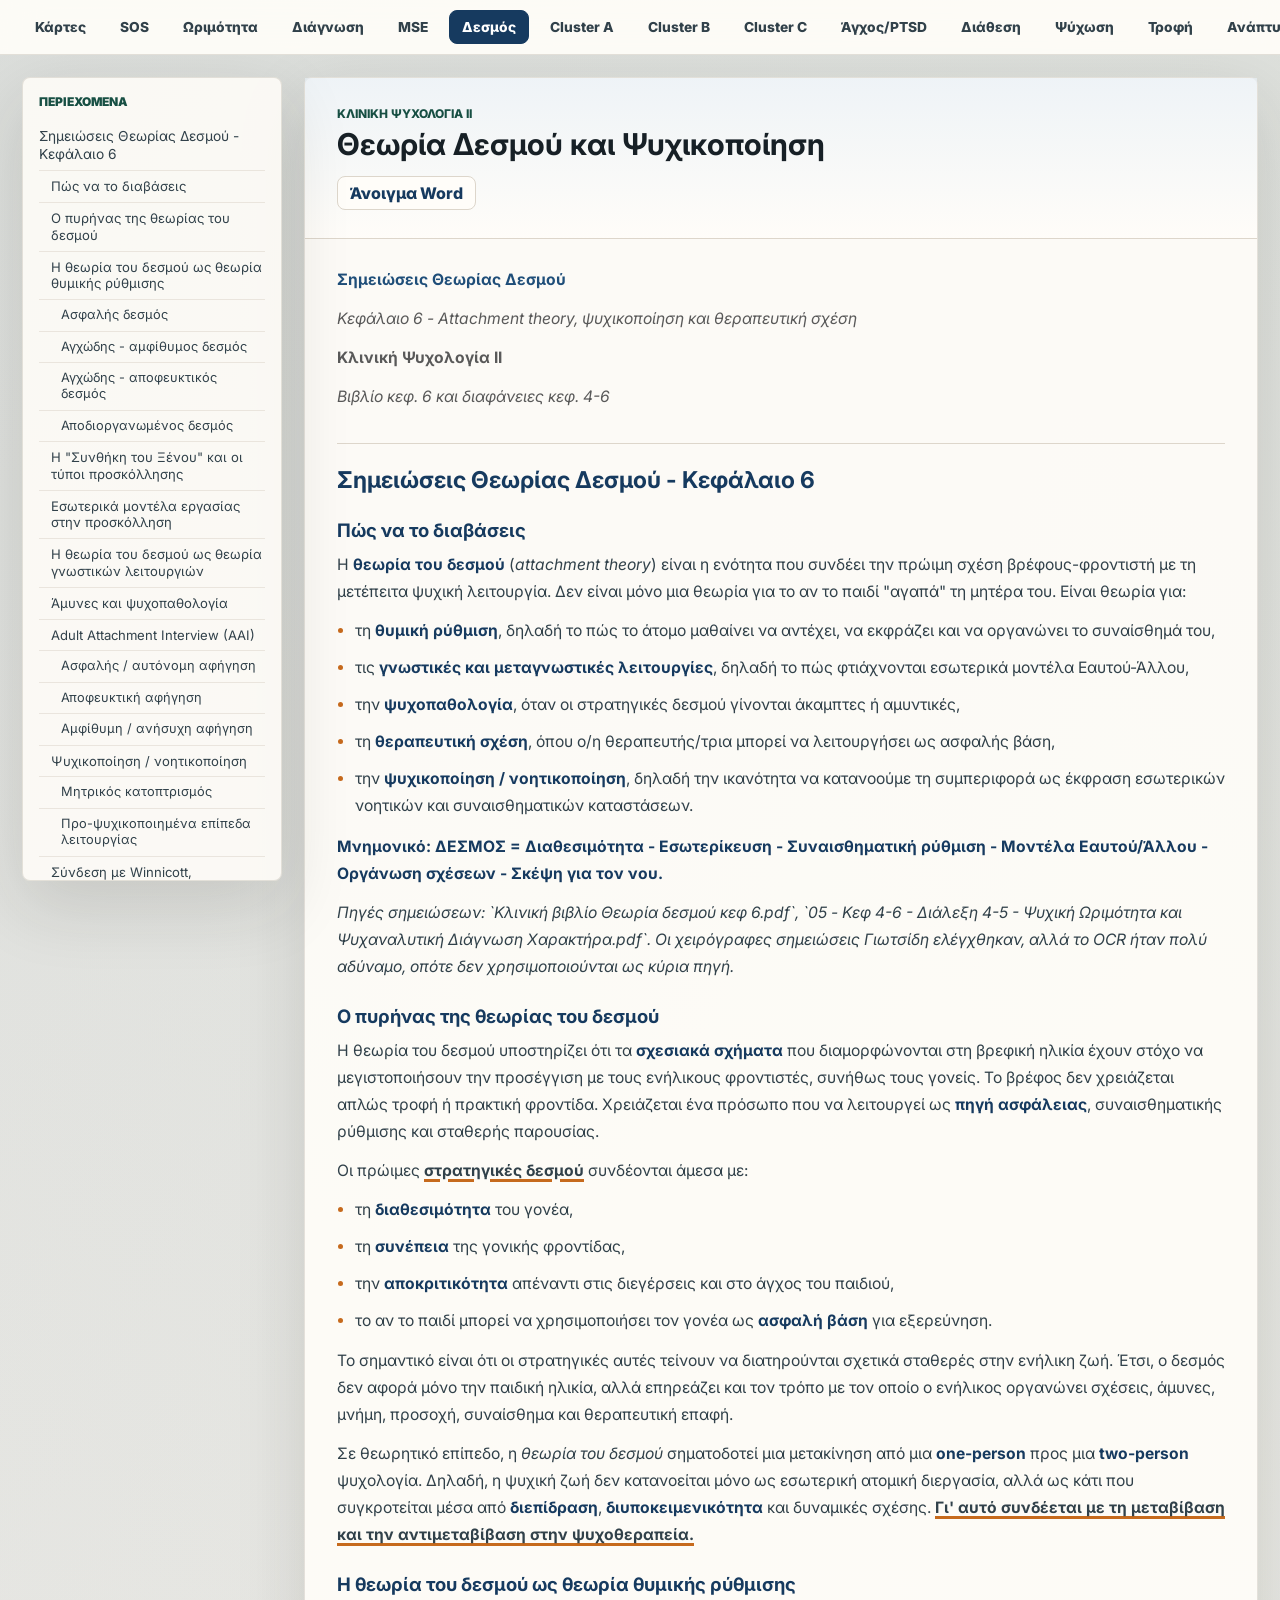
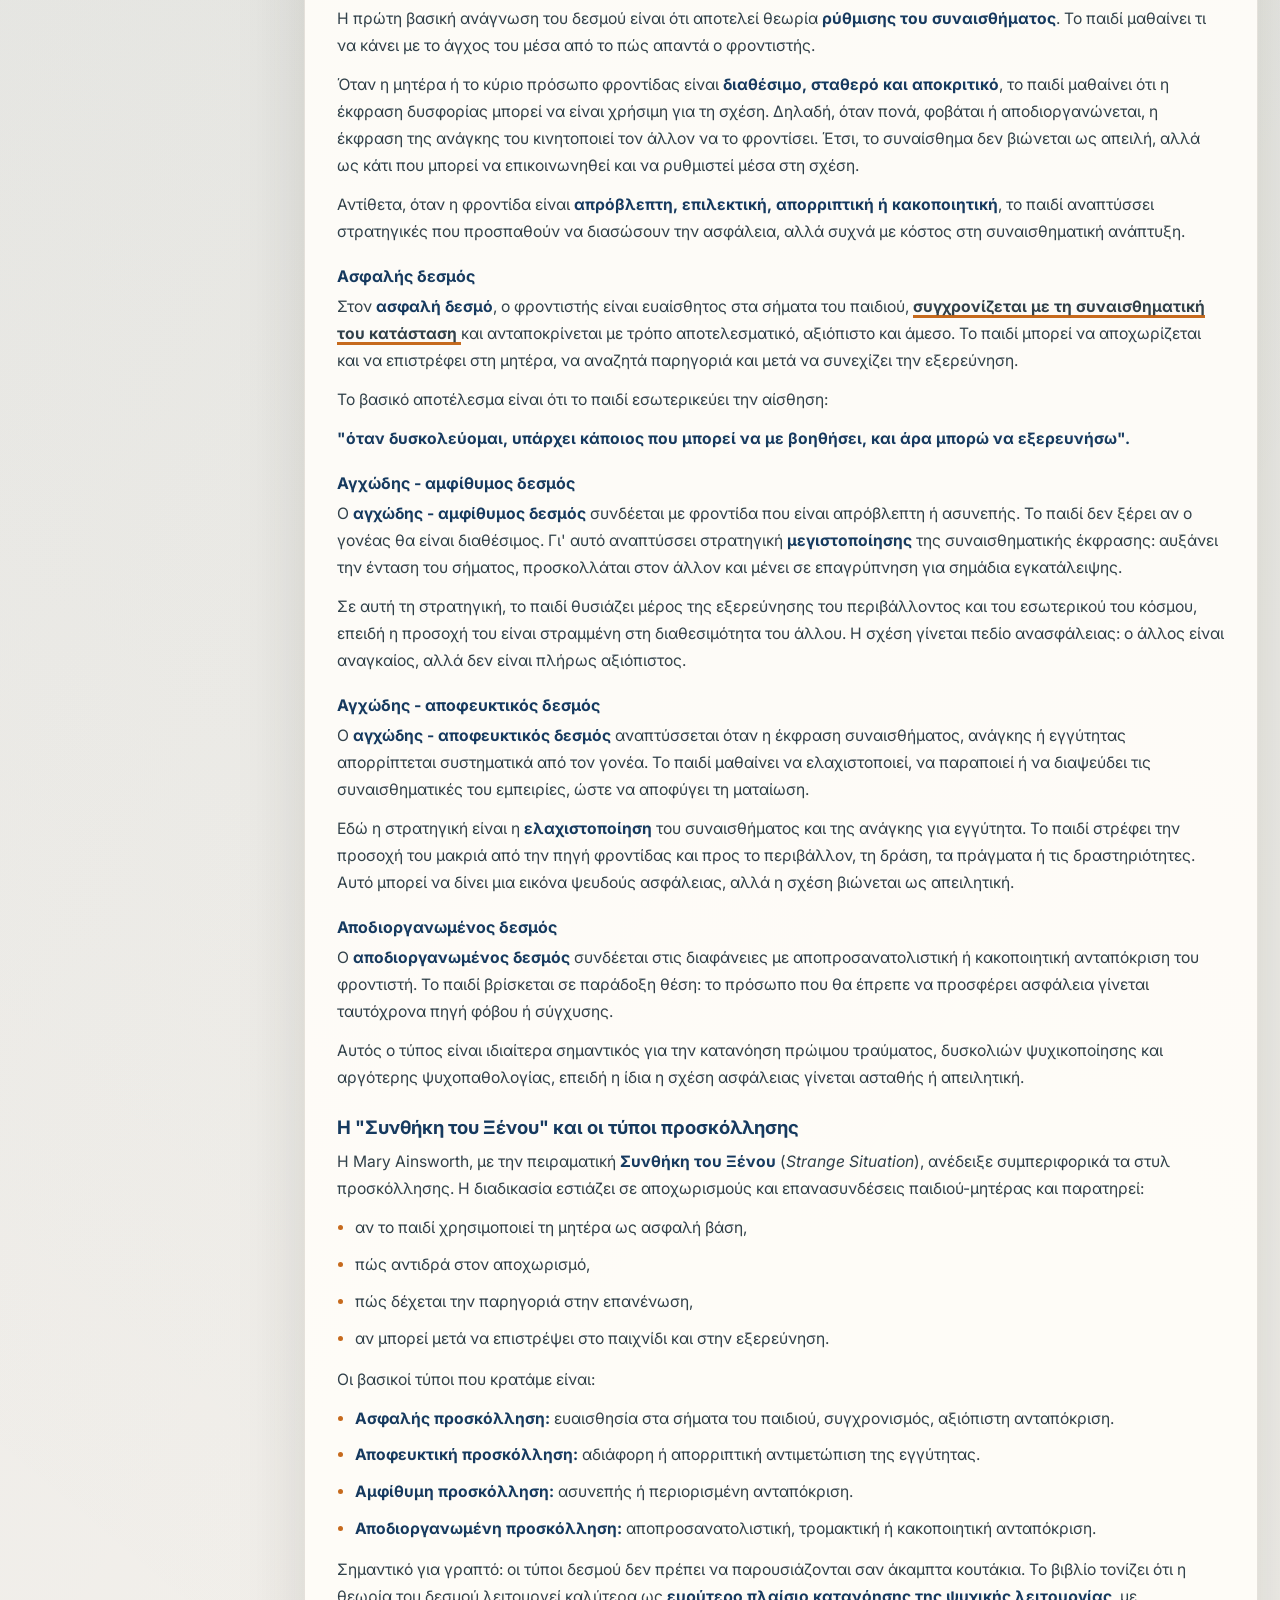
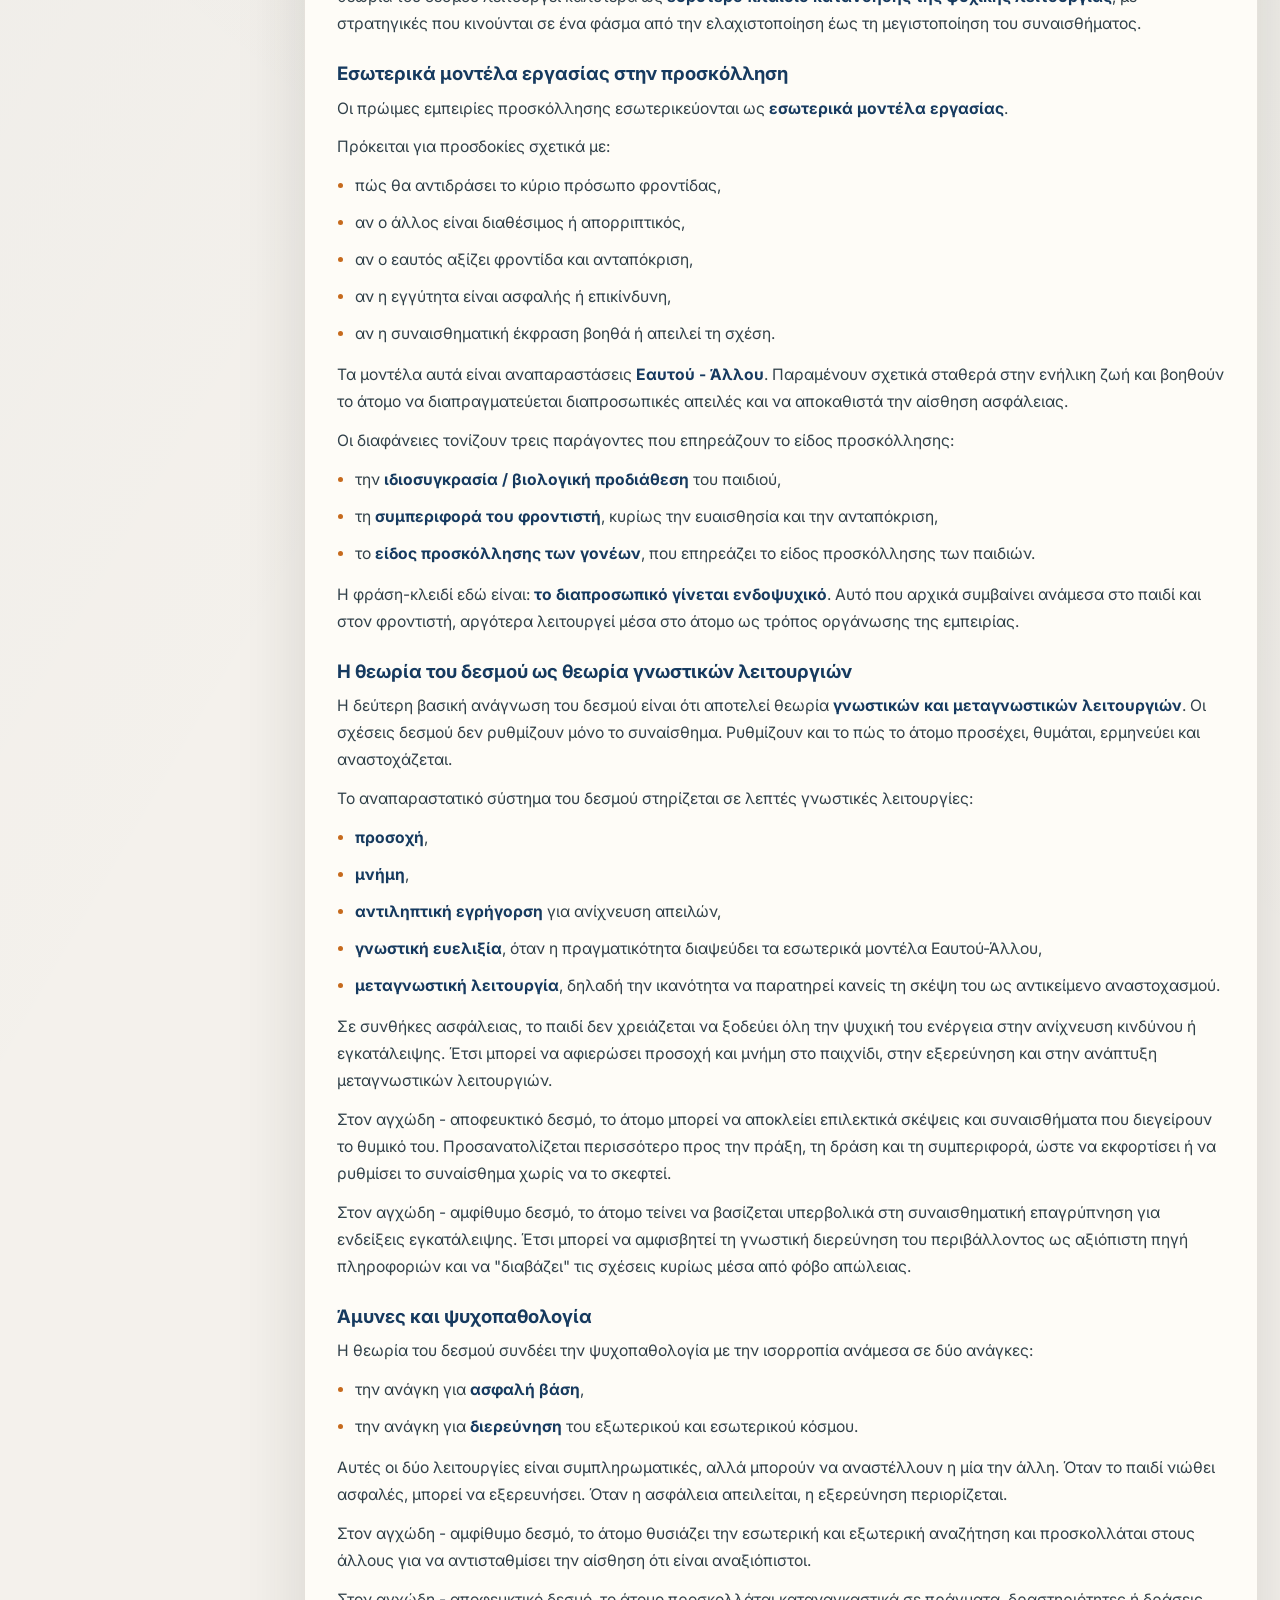
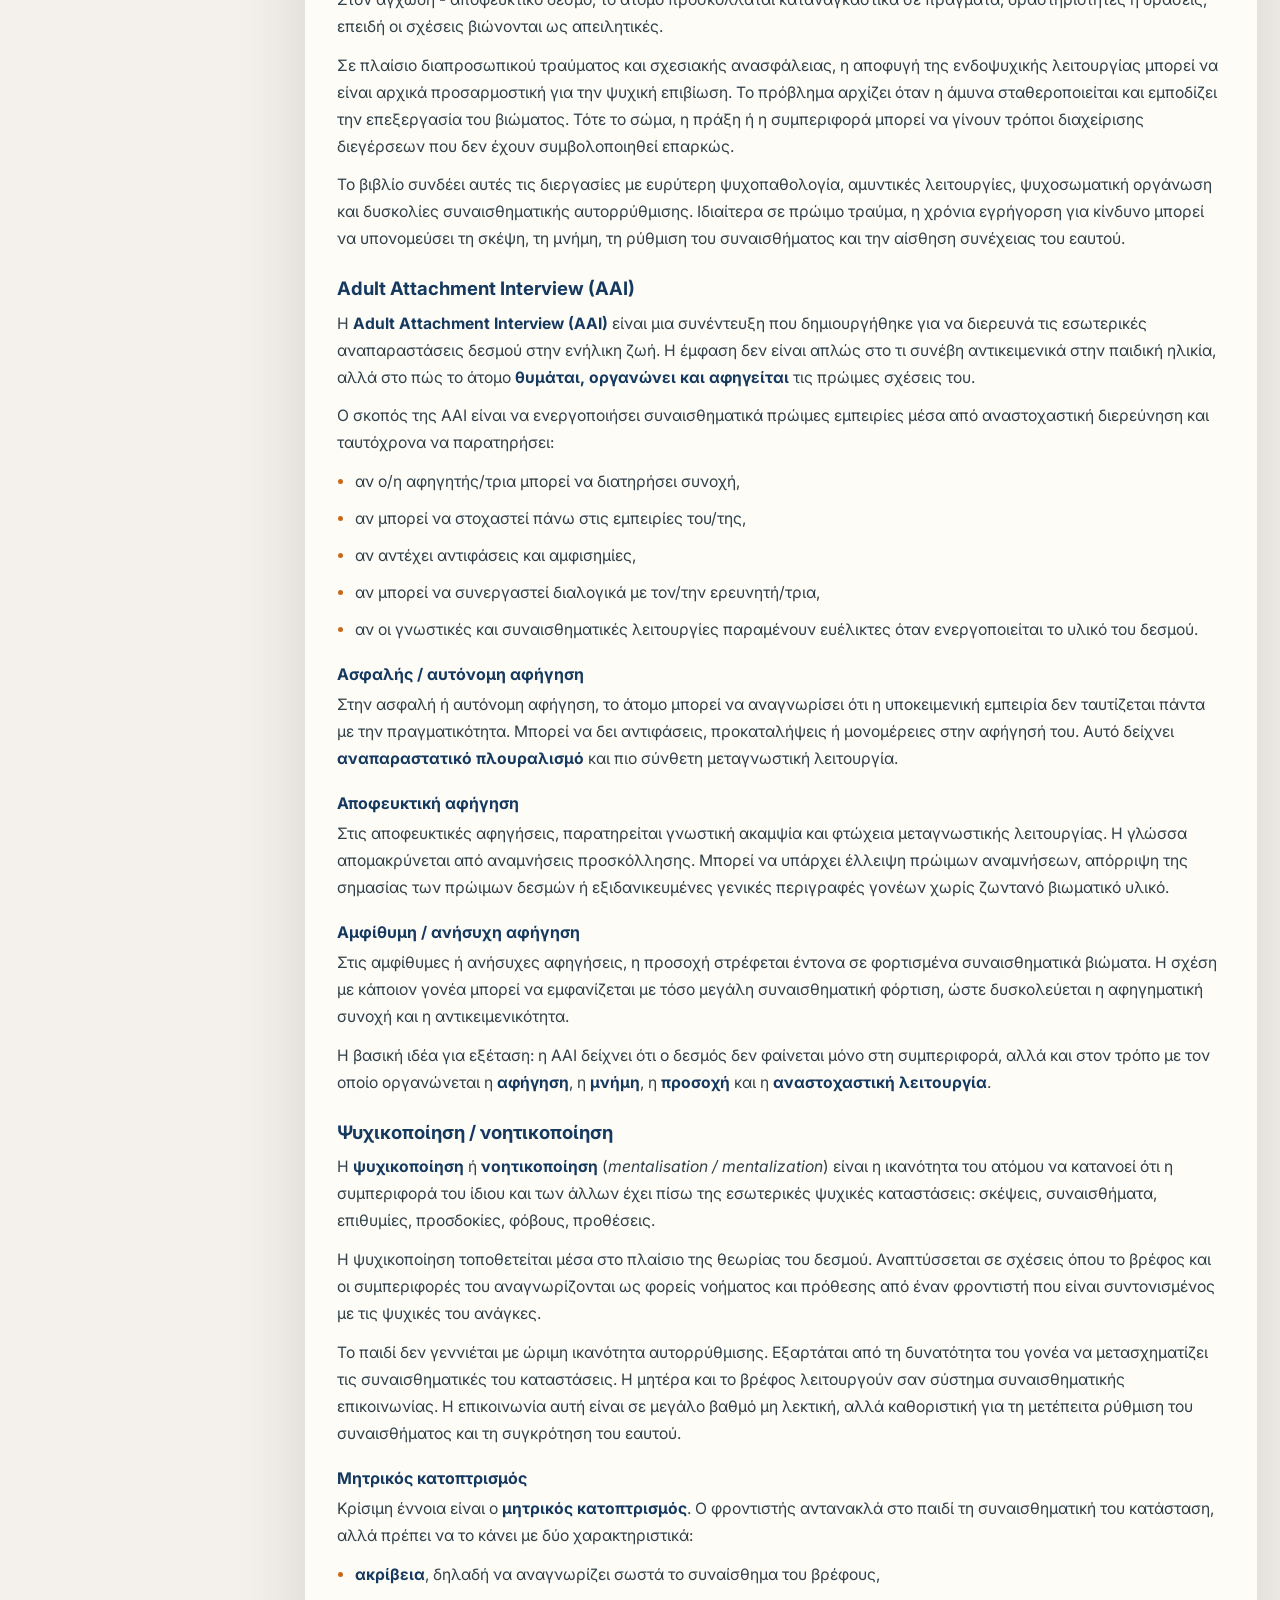
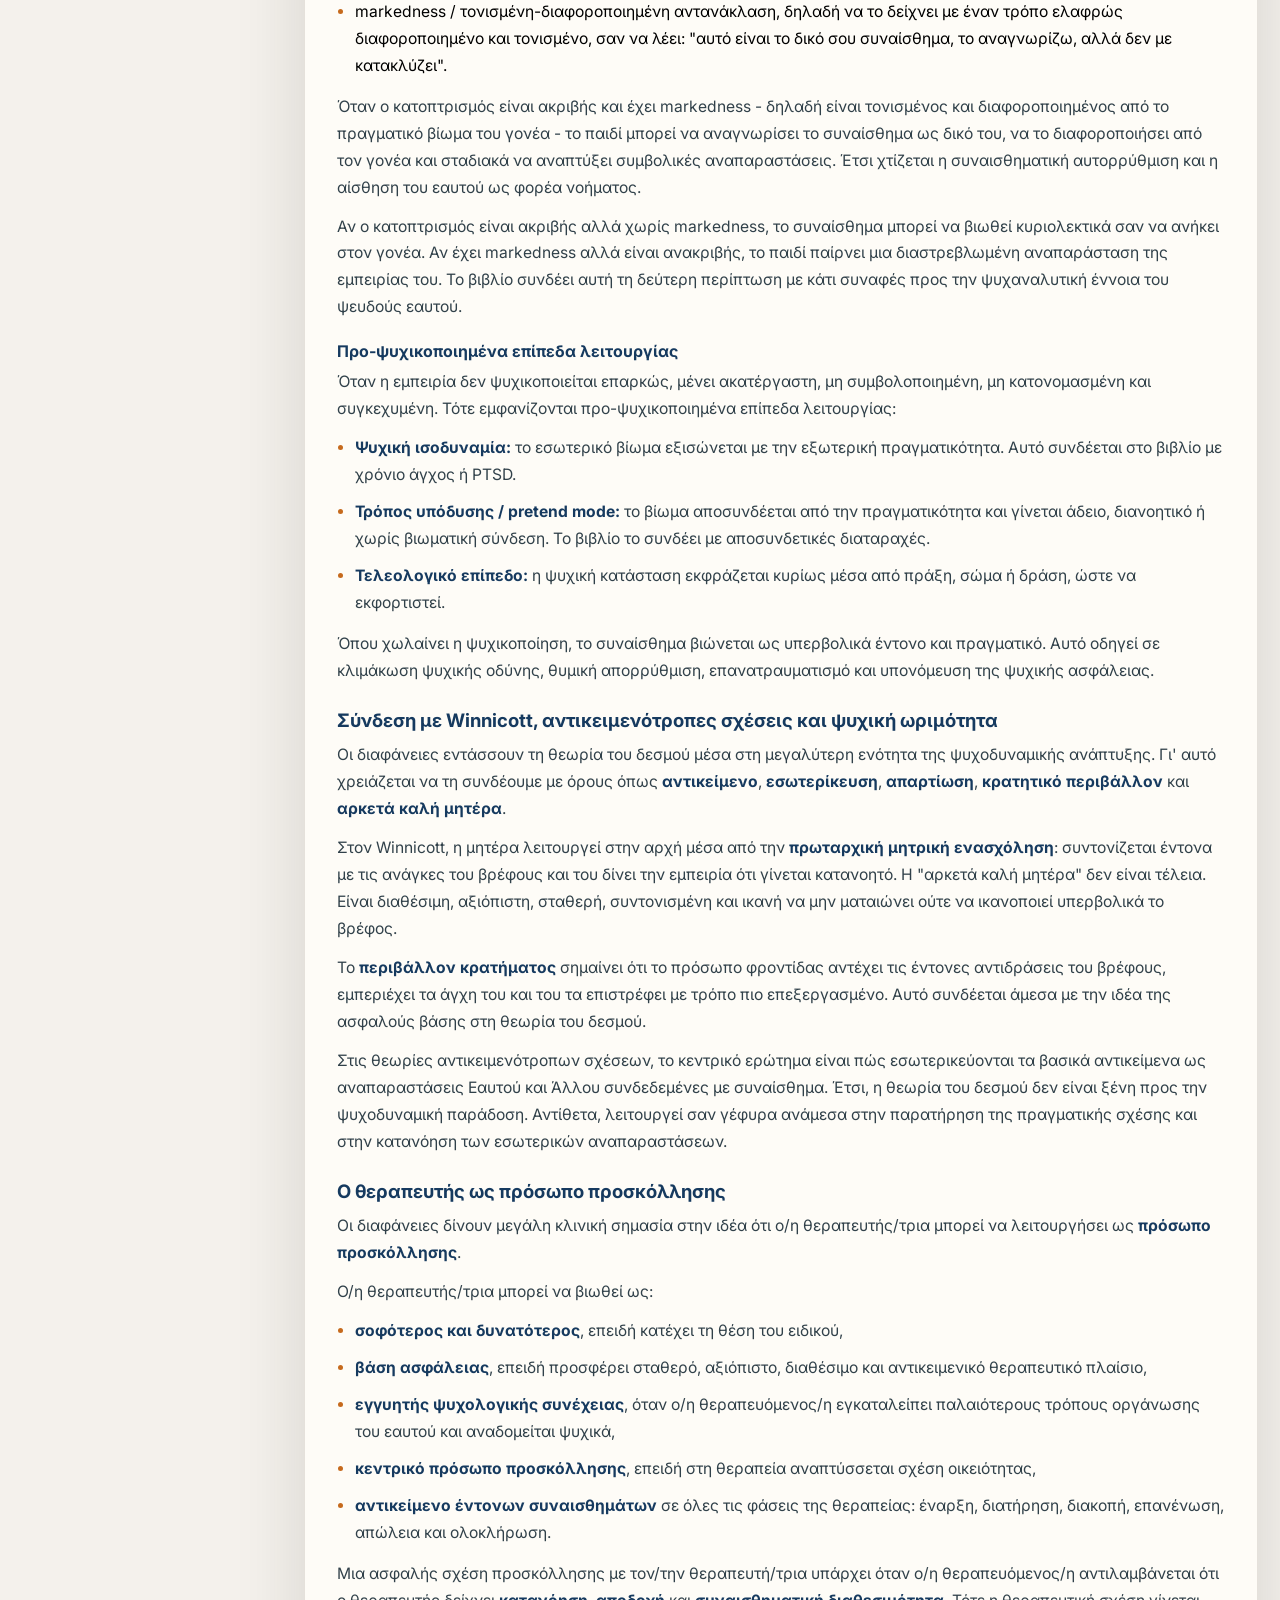
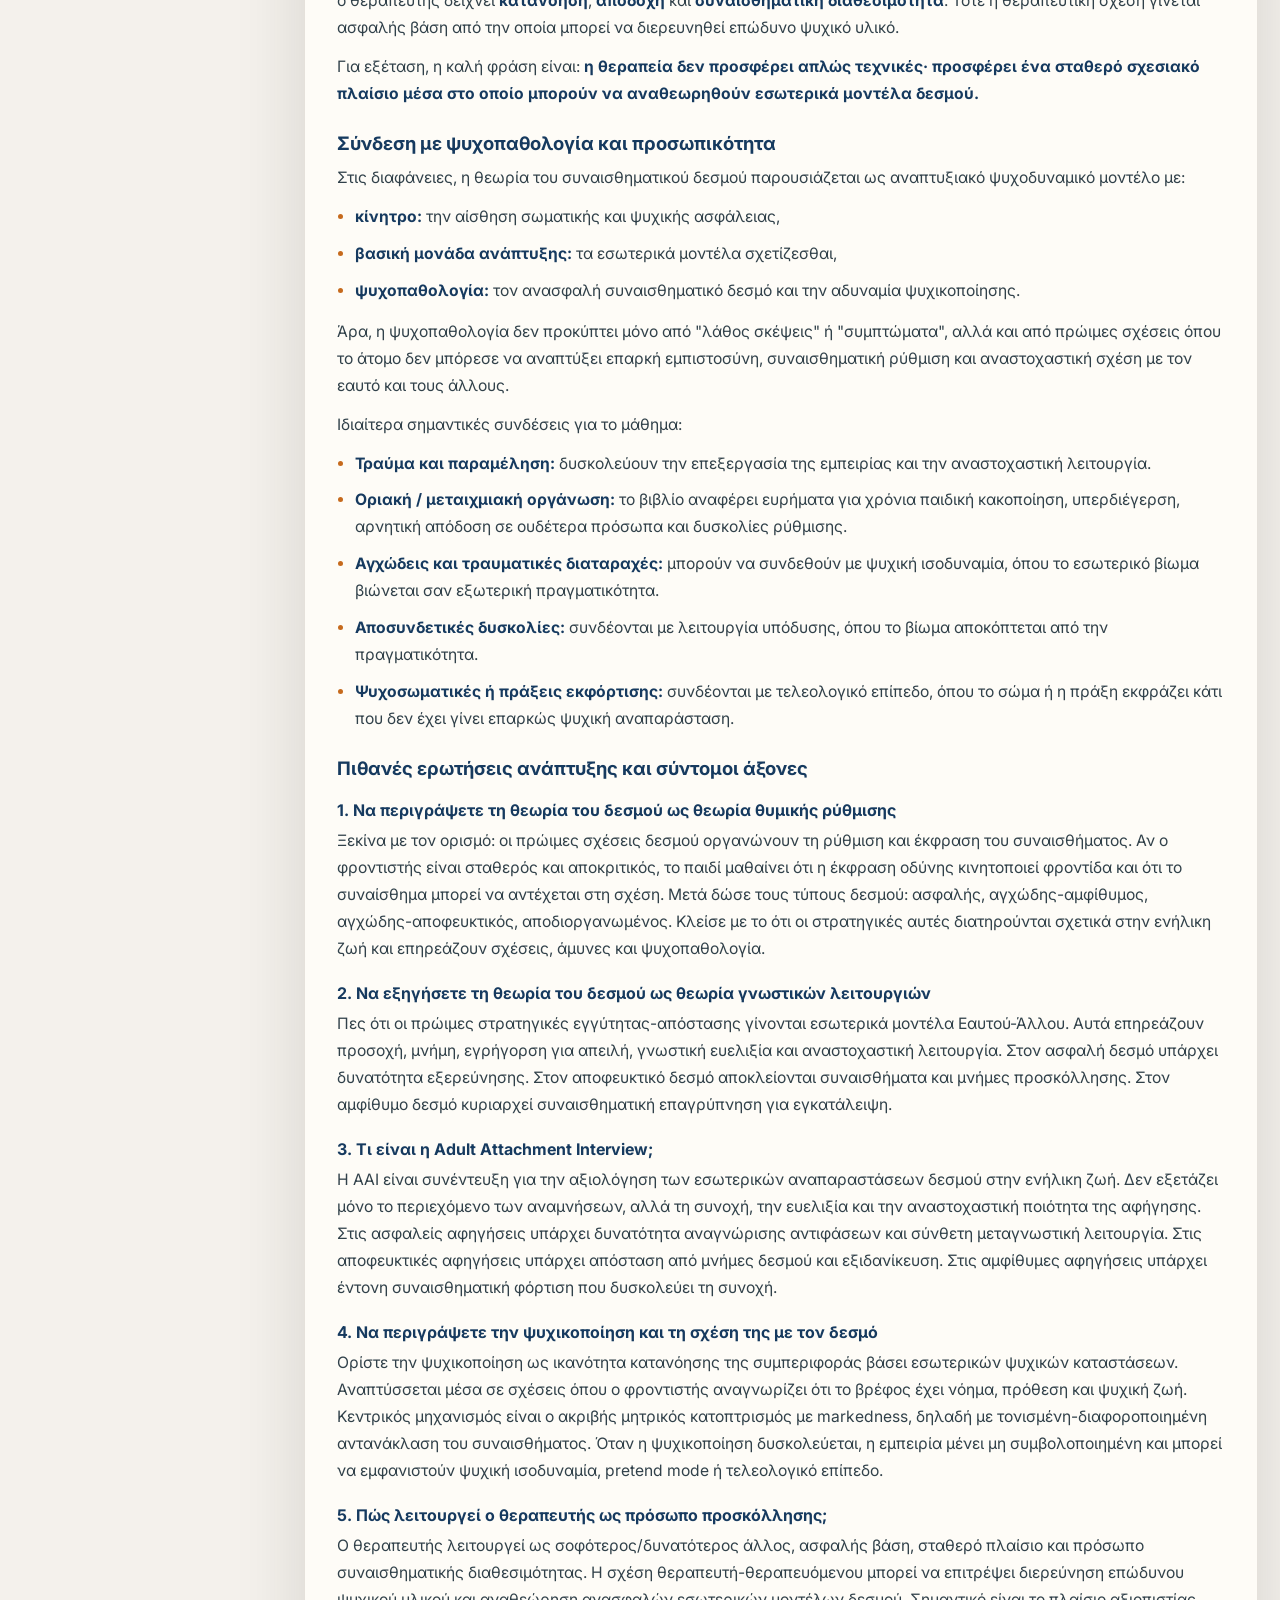
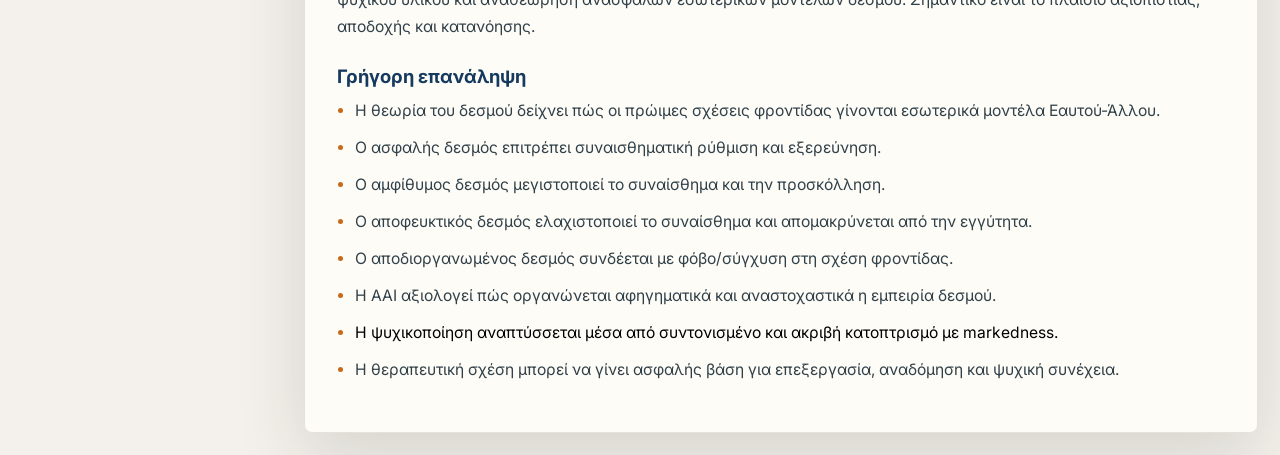
<file: notes/attachment-theory.html>
<!doctype html>
<html lang="el">
  <head>
    <meta charset="utf-8" />
    <meta name="viewport" content="width=device-width, initial-scale=1" />
    <title>Θεωρία Δεσμού και Ψυχικοποίηση | Κλινική Ψυχολογία ΙΙ</title>
    <link rel="preconnect" href="https://fonts.googleapis.com" />
    <link rel="preconnect" href="https://fonts.gstatic.com" crossorigin />
    <link href="https://fonts.googleapis.com/css2?family=Inter:wght@400;500;600;700;800&family=Noto+Sans+Greek:wght@400;500;600;700;800&display=swap" rel="stylesheet" />
    <link rel="stylesheet" href="../styles.css" />
  </head>
  <body class="notes-page">
    <nav class="site-tabs" aria-label="Κύρια πλοήγηση"><div class="site-tabs-inner"><a class="nav-tab " href="../index.html">Κάρτες</a><a class="nav-tab " href="../notes/sos-development.html">SOS</a><a class="nav-tab " href="../notes/psychodynamic-maturity-self.html">Ωριμότητα</a><a class="nav-tab " href="../notes/diagnosis-clinical-assessment.html">Διάγνωση</a><a class="nav-tab " href="../notes/mental-status-examination.html">MSE</a><a class="nav-tab active" href="../notes/attachment-theory.html">Δεσμός</a><a class="nav-tab " href="../notes/cluster-a.html">Cluster A</a><a class="nav-tab " href="../notes/cluster-b.html">Cluster B</a><a class="nav-tab " href="../notes/cluster-c.html">Cluster C</a><a class="nav-tab " href="../notes/anxiety-ptsd.html">Άγχος/PTSD</a><a class="nav-tab " href="../notes/mood-disorders.html">Διάθεση</a><a class="nav-tab " href="../notes/psychotic-disorders.html">Ψύχωση</a><a class="nav-tab " href="../notes/eating-disorders.html">Τροφή</a><a class="nav-tab" href="../exam/development.html">Ανάπτυξης</a><a class="nav-tab" href="../exam/multiple-choice.html">Quiz Πολλαπλής</a></div></nav>
    <main class="notes-shell">
      <aside class="notes-toc" aria-label="Περιεχόμενα σελίδας">
        <p>Περιεχόμενα</p>
        <a class="toc-level-2" href="#σημειώσεις-θεωρίας-δεσμού---κεφάλαιο-6">Σημειώσεις Θεωρίας Δεσμού - Κεφάλαιο 6</a>
<a class="toc-level-3" href="#πώς-να-το-διαβάσεις">Πώς να το διαβάσεις</a>
<a class="toc-level-3" href="#ο-πυρήνας-της-θεωρίας-του-δεσμού">Ο πυρήνας της θεωρίας του δεσμού</a>
<a class="toc-level-3" href="#η-θεωρία-του-δεσμού-ως-θεωρία-θυμικής-ρύθμισης">Η θεωρία του δεσμού ως θεωρία θυμικής ρύθμισης</a>
<a class="toc-level-4" href="#ασφαλής-δεσμός">Ασφαλής δεσμός</a>
<a class="toc-level-4" href="#αγχώδης---αμφίθυμος-δεσμός">Αγχώδης - αμφίθυμος δεσμός</a>
<a class="toc-level-4" href="#αγχώδης---αποφευκτικός-δεσμός">Αγχώδης - αποφευκτικός δεσμός</a>
<a class="toc-level-4" href="#αποδιοργανωμένος-δεσμός">Αποδιοργανωμένος δεσμός</a>
<a class="toc-level-3" href="#η-συνθήκη-του-ξένου-και-οι-τύποι-προσκόλλησης">Η &quot;Συνθήκη του Ξένου&quot; και οι τύποι προσκόλλησης</a>
<a class="toc-level-3" href="#εσωτερικά-μοντέλα-εργασίας-στην-προσκόλληση">Εσωτερικά μοντέλα εργασίας στην προσκόλληση</a>
<a class="toc-level-3" href="#η-θεωρία-του-δεσμού-ως-θεωρία-γνωστικών-λειτουργιών">Η θεωρία του δεσμού ως θεωρία γνωστικών λειτουργιών</a>
<a class="toc-level-3" href="#άμυνες-και-ψυχοπαθολογία">Άμυνες και ψυχοπαθολογία</a>
<a class="toc-level-3" href="#adult-attachment-interview-aai">Adult Attachment Interview (AAI)</a>
<a class="toc-level-4" href="#ασφαλής--αυτόνομη-αφήγηση">Ασφαλής / αυτόνομη αφήγηση</a>
<a class="toc-level-4" href="#αποφευκτική-αφήγηση">Αποφευκτική αφήγηση</a>
<a class="toc-level-4" href="#αμφίθυμη--ανήσυχη-αφήγηση">Αμφίθυμη / ανήσυχη αφήγηση</a>
<a class="toc-level-3" href="#ψυχικοποίηση--νοητικοποίηση">Ψυχικοποίηση / νοητικοποίηση</a>
<a class="toc-level-4" href="#μητρικός-κατοπτρισμός">Μητρικός κατοπτρισμός</a>
<a class="toc-level-4" href="#προ-ψυχικοποιημένα-επίπεδα-λειτουργίας">Προ-ψυχικοποιημένα επίπεδα λειτουργίας</a>
<a class="toc-level-3" href="#σύνδεση-με-winnicott-αντικειμενότροπες-σχέσεις-και-ψυχική-ωριμότητα">Σύνδεση με Winnicott, αντικειμενότροπες σχέσεις και ψυχική ωριμότητα</a>
<a class="toc-level-3" href="#ο-θεραπευτής-ως-πρόσωπο-προσκόλλησης">Ο θεραπευτής ως πρόσωπο προσκόλλησης</a>
<a class="toc-level-3" href="#σύνδεση-με-ψυχοπαθολογία-και-προσωπικότητα">Σύνδεση με ψυχοπαθολογία και προσωπικότητα</a>
<a class="toc-level-3" href="#πιθανές-ερωτήσεις-ανάπτυξης-και-σύντομοι-άξονες">Πιθανές ερωτήσεις ανάπτυξης και σύντομοι άξονες</a>
<a class="toc-level-4" href="#1-να-περιγράψετε-τη-θεωρία-του-δεσμού-ως-θεωρία-θυμικής-ρύθμισης">1. Να περιγράψετε τη θεωρία του δεσμού ως θεωρία θυμικής ρύθμισης</a>
<a class="toc-level-4" href="#2-να-εξηγήσετε-τη-θεωρία-του-δεσμού-ως-θεωρία-γνωστικών-λειτουργιών">2. Να εξηγήσετε τη θεωρία του δεσμού ως θεωρία γνωστικών λειτουργιών</a>
<a class="toc-level-4" href="#3-τι-είναι-η-adult-attachment-interview">3. Τι είναι η Adult Attachment Interview;</a>
<a class="toc-level-4" href="#4-να-περιγράψετε-την-ψυχικοποίηση-και-τη-σχέση-της-με-τον-δεσμό">4. Να περιγράψετε την ψυχικοποίηση και τη σχέση της με τον δεσμό</a>
<a class="toc-level-4" href="#5-πώς-λειτουργεί-ο-θεραπευτής-ως-πρόσωπο-προσκόλλησης">5. Πώς λειτουργεί ο θεραπευτής ως πρόσωπο προσκόλλησης;</a>
<a class="toc-level-3" href="#γρήγορη-επανάληψη">Γρήγορη επανάληψη</a>
      </aside>
      <article class="notes-article">
        <header class="notes-hero">
          <p class="course-label">Κλινική Ψυχολογία ΙΙ</p>
          <h1>Θεωρία Δεσμού και Ψυχικοποίηση</h1>
          <a class="word-download" href="../downloads/Σημειώσεις_Θεωρία_Δεσμού_Κεφ_6.docx">Άνοιγμα Word</a>
        </header>
        <div class="notes-content">
          <p><strong><span style="color: #1F4E79">Σημειώσεις Θεωρίας Δεσμού</span></strong></p>
<p><em><span style="color: #595959">Κεφάλαιο 6 - </span></em><em><span style="color: #595959">Attachment</span></em><em><span style="color: #595959"> </span></em><em><span style="color: #595959">theory</span></em><em><span style="color: #595959">, ψυχικοποίηση και θεραπευτική σχέση</span></em></p>
<p><strong><span style="color: #595959">Κλινική Ψυχολογία ΙΙ</span></strong></p>
<p><em><span style="color: #595959">Βιβλίο κεφ. 6 και διαφάνειες κεφ. 4-6</span></em></p>
<h2 id="σημειώσεις-θεωρίας-δεσμού---κεφάλαιο-6">Σημειώσεις Θεωρίας Δεσμού - Κεφάλαιο 6</h2>
<h3 id="πώς-να-το-διαβάσεις">Πώς να το διαβάσεις</h3>
<p>Η <strong>θεωρία του δεσμού</strong> (<em>attachment</em><em> </em><em>theory</em>) είναι η ενότητα που συνδέει την πρώιμη σχέση βρέφους-φροντιστή με τη μετέπειτα ψυχική λειτουργία. Δεν είναι μόνο μια θεωρία για το αν το παιδί &quot;αγαπά&quot; τη μητέρα του. Είναι θεωρία για:</p>
<ul>
<li>τη <strong>θυμική ρύθμιση</strong>, δηλαδή το πώς το άτομο μαθαίνει να αντέχει, να εκφράζει και να οργανώνει το συναίσθημά του,</li>
<li>τις <strong>γνωστικές και </strong><strong>μεταγνωστικές</strong><strong> λειτουργίες</strong>, δηλαδή το πώς φτιάχνονται εσωτερικά μοντέλα Εαυτού-Άλλου,</li>
<li>την <strong>ψυχοπαθολογία</strong>, όταν οι στρατηγικές δεσμού γίνονται άκαμπτες ή αμυντικές,</li>
<li>τη <strong>θεραπευτική σχέση</strong>, όπου ο/η θεραπευτής/τρια μπορεί να λειτουργήσει ως ασφαλής βάση,</li>
<li>την <strong>ψυχικοποίηση / νοητικοποίηση</strong>, δηλαδή την ικανότητα να κατανοούμε τη συμπεριφορά ως έκφραση εσωτερικών νοητικών και συναισθηματικών καταστάσεων.</li>
</ul>
<p><strong>Μνημονικό:</strong> <strong>ΔΕΣΜΟΣ = Διαθεσιμότητα - Εσωτερίκευση - Συναισθηματική ρύθμιση - Μοντέλα Εαυτού/Άλλου - Οργάνωση σχέσεων - Σκέψη για τον νου.</strong></p>
<p><em>Πηγές σημειώσεων: `Κλινική βιβλίο Θεωρία δεσμού </em><em>κεφ</em><em> 6.</em><em>pdf</em><em>`, `05 - </em><em>Κεφ</em><em> 4-6 - Διάλεξη 4-5 - Ψυχική Ωριμότητα και Ψυχαναλυτική Διάγνωση Χαρακτήρα.</em><em>pdf</em><em>`. Οι χειρόγραφες σημειώσεις </em><em>Γιωτσίδη</em><em> ελέγχθηκαν, αλλά το </em><em>OCR</em><em> ήταν πολύ αδύναμο, οπότε δεν χρησιμοποιούνται ως κύρια πηγή.</em></p>
<h3 id="ο-πυρήνας-της-θεωρίας-του-δεσμού">Ο πυρήνας της θεωρίας του δεσμού</h3>
<p>Η θεωρία του δεσμού υποστηρίζει ότι τα <strong>σχεσιακά σχήματα</strong> που διαμορφώνονται στη βρεφική ηλικία έχουν στόχο να μεγιστοποιήσουν την προσέγγιση με τους ενήλικους φροντιστές, συνήθως τους γονείς. Το βρέφος δεν χρειάζεται απλώς τροφή ή πρακτική φροντίδα. Χρειάζεται ένα πρόσωπο που να λειτουργεί ως <strong>πηγή ασφάλειας</strong>, συναισθηματικής ρύθμισης και σταθερής παρουσίας.</p>
<p>Οι πρώιμες <u>στρατηγικές δεσμού</u> συνδέονται άμεσα με:</p>
<ul>
<li>τη <strong>δι</strong><strong>αθεσιμότητα</strong> του γονέα,</li>
<li>τη <strong>συνέπεια</strong> της γονικής φροντίδας,</li>
<li>την <strong>αποκριτικότητα</strong> απέναντι στις διεγέρσεις και στο άγχος του παιδιού,</li>
<li>το αν το παιδί μπορεί να χρησιμοποιήσει τον γονέα ως <strong>ασφαλή βάση</strong> για εξερεύνηση.</li>
</ul>
<p>Το σημαντικό είναι ότι οι στρατηγικές αυτές τείνουν να διατηρούνται σχετικά σταθερές στην ενήλικη ζωή. Έτσι, ο δεσμός δεν αφορά μόνο την παιδική ηλικία, αλλά επηρεάζει και τον τρόπο με τον οποίο ο ενήλικος οργανώνει σχέσεις, άμυνες, μνήμη, προσοχή, συναίσθημα και θεραπευτική επαφή.</p>
<p>Σε θεωρητικό επίπεδο, η <em>θεωρία του δεσμού</em> σηματοδοτεί μια μετακίνηση από μια <strong>one</strong><strong>-</strong><strong>person</strong> προς μια <strong>two</strong><strong>-</strong><strong>person</strong> ψυχολογία. Δηλαδή, η ψυχική ζωή δεν κατανοείται μόνο ως εσωτερική ατομική διεργασία, αλλά ως κάτι που συγκροτείται μέσα από <strong>διεπίδραση</strong>, <strong>διυποκειμενικότητα</strong> και δυναμικές σχέσης. <u>Γι&#x27; αυτό συνδέεται με τη μεταβίβαση και την αντιμεταβίβαση στην ψυχοθεραπεία.</u></p>
<h3 id="η-θεωρία-του-δεσμού-ως-θεωρία-θυμικής-ρύθμισης">Η θεωρία του δεσμού ως θεωρία θυμικής ρύθμισης</h3>
<p>Η πρώτη βασική ανάγνωση του δεσμού είναι ότι αποτελεί θεωρία <strong>ρύθμισης του συναισθήματος</strong>. Το παιδί μαθαίνει τι να κάνει με το άγχος του μέσα από το πώς απαντά ο φροντιστής.</p>
<p>Όταν η μητέρα ή το κύριο πρόσωπο φροντίδας είναι <strong>διαθέσιμο, σταθερό και αποκριτικό</strong>, το παιδί μαθαίνει ότι η έκφραση δυσφορίας μπορεί να είναι χρήσιμη για τη σχέση. Δηλαδή, όταν πονά, φοβάται ή αποδιοργανώνεται, η έκφραση της ανάγκης του κινητοποιεί τον άλλον να το φροντίσει. Έτσι, το συναίσθημα δεν βιώνεται ως απειλή, αλλά ως κάτι που μπορεί να επικοινωνηθεί και να ρυθμιστεί μέσα στη σχέση.</p>
<p>Αντίθετα, όταν η φροντίδα είναι <strong>απρόβλεπτη, επιλεκτική, απορριπτική ή κακοποιητική</strong>, το παιδί αναπτύσσει στρατηγικές που προσπαθούν να διασώσουν την ασφάλεια, αλλά συχνά με κόστος στη συναισθηματική ανάπτυξη.</p>
<h4 id="ασφαλής-δεσμός">Ασφαλής δεσμός</h4>
<p>Στον <strong>ασφαλή δεσμό</strong>, ο φροντιστής είναι ευαίσθητος στα σήματα του παιδιού, <u>συγχρονίζεται με τη συναισθηματική του κατάσταση </u>και ανταποκρίνεται με τρόπο αποτελεσματικό, αξιόπιστο και άμεσο. Το παιδί μπορεί να αποχωρίζεται και να επιστρέφει στη μητέρα, να αναζητά παρηγοριά και μετά να συνεχίζει την εξερεύνηση.</p>
<p>Το βασικό αποτέλεσμα είναι ότι το παιδί εσωτερικεύει την αίσθηση:</p>
<p><strong>&quot;όταν δυσκολεύομαι, υπάρχει κάποιος που μπορεί να με βοηθήσει, και άρα μπορώ να εξερευνήσω&quot;.</strong></p>
<h4 id="αγχώδης---αμφίθυμος-δεσμός">Αγχώδης - αμφίθυμος δεσμός</h4>
<p>Ο <strong>αγχώδης - αμφίθυμος δεσμός</strong> συνδέεται με φροντίδα που είναι απρόβλεπτη ή ασυνεπής. Το παιδί δεν ξέρει αν ο γονέας θα είναι διαθέσιμος. Γι&#x27; αυτό αναπτύσσει στρατηγική <strong>μεγιστοποίησης</strong> της συναισθηματικής έκφρασης: αυξάνει την ένταση του σήματος, προσκολλάται στον άλλον και μένει σε επαγρύπνηση για σημάδια εγκατάλειψης.</p>
<p>Σε αυτή τη στρατηγική, το παιδί θυσιάζει μέρος της εξερεύνησης του περιβάλλοντος και του εσωτερικού του κόσμου, επειδή η προσοχή του είναι στραμμένη στη διαθεσιμότητα του άλλου. Η σχέση γίνεται πεδίο ανασφάλειας: ο άλλος είναι αναγκαίος, αλλά δεν είναι πλήρως αξιόπιστος.</p>
<h4 id="αγχώδης---αποφευκτικός-δεσμός">Αγχώδης - αποφευκτικός δεσμός</h4>
<p>Ο <strong>αγχώδης - </strong><strong>αποφευκτικός</strong><strong> δεσμός</strong> αναπτύσσεται όταν η έκφραση συναισθήματος, ανάγκης ή εγγύτητας απορρίπτεται συστηματικά από τον γονέα. Το παιδί μαθαίνει να ελαχιστοποιεί, να παραποιεί ή να διαψεύδει τις συναισθηματικές του εμπειρίες, ώστε να αποφύγει τη ματαίωση.</p>
<p>Εδώ η στρατηγική είναι η <strong>ελαχιστοποίηση</strong> του συναισθήματος και της ανάγκης για εγγύτητα. Το παιδί στρέφει την προσοχή του μακριά από την πηγή φροντίδας και προς το περιβάλλον, τη δράση, τα πράγματα ή τις δραστηριότητες. Αυτό μπορεί να δίνει μια εικόνα ψευδούς ασφάλειας, αλλά η σχέση βιώνεται ως απειλητική.</p>
<h4 id="αποδιοργανωμένος-δεσμός">Αποδιοργανωμένος δεσμός</h4>
<p>Ο <strong>αποδιοργανωμένος δεσμός</strong> συνδέεται στις διαφάνειες με αποπροσανατολιστική ή κακοποιητική ανταπόκριση του φροντιστή. Το παιδί βρίσκεται σε παράδοξη θέση: το πρόσωπο που θα έπρεπε να προσφέρει ασφάλεια γίνεται ταυτόχρονα πηγή φόβου ή σύγχυσης.</p>
<p>Αυτός ο τύπος είναι ιδιαίτερα σημαντικός για την κατανόηση πρώιμου τραύματος, δυσκολιών ψυχικοποίησης και αργότερης ψυχοπαθολογίας, επειδή η ίδια η σχέση ασφάλειας γίνεται ασταθής ή απειλητική.</p>
<h3 id="η-συνθήκη-του-ξένου-και-οι-τύποι-προσκόλλησης">Η &quot;Συνθήκη του Ξένου&quot; και οι τύποι προσκόλλησης</h3>
<p>Η Mary Ainsworth, με την πειραματική <strong>Συνθήκη του Ξένου</strong> (<em>Strange</em><em> </em><em>Situation</em>), ανέδειξε συμπεριφορικά τα στυλ προσκόλλησης. Η διαδικασία εστιάζει σε αποχωρισμούς και επανασυνδέσεις παιδιού-μητέρας και παρατηρεί:</p>
<ul>
<li>αν το παιδί χρησιμοποιεί τη μητέρα ως ασφαλή βάση,</li>
<li>πώς αντιδρά στον αποχωρισμό,</li>
<li>πώς δέχεται την παρηγοριά στην επανένωση,</li>
<li>αν μπορεί μετά να επιστρέψει στο παιχνίδι και στην εξερεύνηση.</li>
</ul>
<p>Οι βασικοί τύποι που κρατάμε είναι:</p>
<ul>
<li><strong>Ασφαλής προσκόλληση:</strong> ευαισθησία στα σήματα του παιδιού, συγχρονισμός, αξιόπιστη ανταπόκριση.</li>
<li><strong>Αποφευκτική</strong><strong> προσκόλληση:</strong> αδιάφορη ή απορριπτική αντιμετώπιση της εγγύτητας.</li>
<li><strong>Αμφίθυμη προσκόλληση:</strong> ασυνεπής ή περιορισμένη ανταπόκριση.</li>
<li><strong>Αποδιοργανωμένη προσκόλληση:</strong> αποπροσανατολιστική, τρομακτική ή κακοποιητική ανταπόκριση.</li>
</ul>
<p>Σημαντικό για γραπτό: οι τύποι δεσμού δεν πρέπει να παρουσιάζονται σαν άκαμπτα κουτάκια. Το βιβλίο τονίζει ότι η θεωρία του δεσμού λειτουργεί καλύτερα ως <strong>ευρύτερο πλαίσιο κατανόησης της ψυχικής λειτουργίας</strong>, με στρατηγικές που κινούνται σε ένα φάσμα από την ελαχιστοποίηση έως τη μεγιστοποίηση του συναισθήματος.</p>
<h3 id="εσωτερικά-μοντέλα-εργασίας-στην-προσκόλληση">Εσωτερικά μοντέλα εργασίας στην προσκόλληση</h3>
<p>Οι πρώιμες εμπειρίες προσκόλλησης εσωτερικεύονται ως <strong>εσωτερικά μοντέλα εργασίας</strong>.</p>
<p>Πρόκειται για προσδοκίες σχετικά με:</p>
<ul>
<li>πώς θα αντιδράσει το κύριο πρόσωπο φροντίδας,</li>
<li>αν ο άλλος είναι διαθέσιμος ή απορριπτικός,</li>
<li>αν ο εαυτός αξίζει φροντίδα και ανταπόκριση,</li>
<li>αν η εγγύτητα είναι ασφαλής ή επικίνδυνη,</li>
<li>αν η συναισθηματική έκφραση βοηθά ή απειλεί τη σχέση.</li>
</ul>
<p>Τα μοντέλα αυτά είναι αναπαραστάσεις <strong>Εαυτού - Άλλου</strong>. Παραμένουν σχετικά σταθερά στην ενήλικη ζωή και βοηθούν το άτομο να διαπραγματεύεται διαπροσωπικές απειλές και να αποκαθιστά την αίσθηση ασφάλειας.</p>
<p>Οι διαφάνειες τονίζουν τρεις παράγοντες που επηρεάζουν το είδος προσκόλλησης:</p>
<ul>
<li>την <strong>ιδιοσυγκρασία / βιολογική προδιάθεση</strong> του παιδιού,</li>
<li>τη <strong>συμπεριφορά του φροντιστή</strong>, κυρίως την ευαισθησία και την ανταπόκριση,</li>
<li>το <strong>είδος προσκόλλησης των γονέων</strong>, που επηρεάζει το είδος προσκόλλησης των παιδιών.</li>
</ul>
<p>Η φράση-κλειδί εδώ είναι: <strong>το διαπροσωπικό γίνεται </strong><strong>ενδοψυχικό</strong>. Αυτό που αρχικά συμβαίνει ανάμεσα στο παιδί και στον φροντιστή, αργότερα λειτουργεί μέσα στο άτομο ως τρόπος οργάνωσης της εμπειρίας.</p>
<h3 id="η-θεωρία-του-δεσμού-ως-θεωρία-γνωστικών-λειτουργιών">Η θεωρία του δεσμού ως θεωρία γνωστικών λειτουργιών</h3>
<p>Η δεύτερη βασική ανάγνωση του δεσμού είναι ότι αποτελεί θεωρία <strong>γνωστικών και </strong><strong>μεταγνωστικών</strong><strong> λειτουργιών</strong>. Οι σχέσεις δεσμού δεν ρυθμίζουν μόνο το συναίσθημα. Ρυθμίζουν και το πώς το άτομο προσέχει, θυμάται, ερμηνεύει και αναστοχάζεται.</p>
<p>Το αναπαραστατικό σύστημα του δεσμού στηρίζεται σε λεπτές γνωστικές λειτουργίες:</p>
<ul>
<li><strong>π</strong><strong>ροσοχή</strong>,</li>
<li><strong>μνήμη</strong>,</li>
<li><strong>αντιληπτική εγρήγορση</strong> για ανίχνευση απειλών,</li>
<li><strong>γνωστική ευελιξία</strong>, όταν η πραγματικότητα διαψεύδει τα εσωτερικά μοντέλα Εαυτού-Άλλου,</li>
<li><strong>μεταγνωστική λειτουργία</strong>, δηλαδή την ικανότητα να παρατηρεί κανείς τη σκέψη του ως αντικείμενο αναστοχασμού.</li>
</ul>
<p>Σε συνθήκες ασφάλειας, το παιδί δεν χρειάζεται να ξοδεύει όλη την ψυχική του ενέργεια στην ανίχνευση κινδύνου ή εγκατάλειψης. Έτσι μπορεί να αφιερώσει προσοχή και μνήμη στο παιχνίδι, στην εξερεύνηση και στην ανάπτυξη μεταγνωστικών λειτουργιών.</p>
<p>Στον αγχώδη - αποφευκτικό δεσμό, το άτομο μπορεί να αποκλείει επιλεκτικά σκέψεις και συναισθήματα που διεγείρουν το θυμικό του. Προσανατολίζεται περισσότερο προς την πράξη, τη δράση και τη συμπεριφορά, ώστε να εκφορτίσει ή να ρυθμίσει το συναίσθημα χωρίς να το σκεφτεί.</p>
<p>Στον αγχώδη - αμφίθυμο δεσμό, το άτομο τείνει να βασίζεται υπερβολικά στη συναισθηματική επαγρύπνηση για ενδείξεις εγκατάλειψης. Έτσι μπορεί να αμφισβητεί τη γνωστική διερεύνηση του περιβάλλοντος ως αξιόπιστη πηγή πληροφοριών και να &quot;διαβάζει&quot; τις σχέσεις κυρίως μέσα από φόβο απώλειας.</p>
<h3 id="άμυνες-και-ψυχοπαθολογία">Άμυνες και ψυχοπαθολογία</h3>
<p>Η θεωρία του δεσμού συνδέει την ψυχοπαθολογία με την ισορροπία ανάμεσα σε δύο ανάγκες:</p>
<ul>
<li>την ανάγκη για <strong>ασφαλή βάση</strong>,</li>
<li>την ανάγκη για <strong>διερεύνηση</strong> του εξωτερικού και εσωτερικού κόσμου.</li>
</ul>
<p>Αυτές οι δύο λειτουργίες είναι συμπληρωματικές, αλλά μπορούν να αναστέλλουν η μία την άλλη. Όταν το παιδί νιώθει ασφαλές, μπορεί να εξερευνήσει. Όταν η ασφάλεια απειλείται, η εξερεύνηση περιορίζεται.</p>
<p>Στον αγχώδη - αμφίθυμο δεσμό, το άτομο θυσιάζει την εσωτερική και εξωτερική αναζήτηση και προσκολλάται στους άλλους για να αντισταθμίσει την αίσθηση ότι είναι αναξιόπιστοι.</p>
<p>Στον αγχώδη - αποφευκτικό δεσμό, το άτομο προσκολλάται καταναγκαστικά σε πράγματα, δραστηριότητες ή δράσεις, επειδή οι σχέσεις βιώνονται ως απειλητικές.</p>
<p>Σε πλαίσιο διαπροσωπικού τραύματος και σχεσιακής ανασφάλειας, η αποφυγή της ενδοψυχικής λειτουργίας μπορεί να είναι αρχικά προσαρμοστική για την ψυχική επιβίωση. Το πρόβλημα αρχίζει όταν η άμυνα σταθεροποιείται και εμποδίζει την επεξεργασία του βιώματος. Τότε το σώμα, η πράξη ή η συμπεριφορά μπορεί να γίνουν τρόποι διαχείρισης διεγέρσεων που δεν έχουν συμβολοποιηθεί επαρκώς.</p>
<p>Το βιβλίο συνδέει αυτές τις διεργασίες με ευρύτερη ψυχοπαθολογία, αμυντικές λειτουργίες, ψυχοσωματική οργάνωση και δυσκολίες συναισθηματικής αυτορρύθμισης. Ιδιαίτερα σε πρώιμο τραύμα, η χρόνια εγρήγορση για κίνδυνο μπορεί να υπονομεύσει τη σκέψη, τη μνήμη, τη ρύθμιση του συναισθήματος και την αίσθηση συνέχειας του εαυτού.</p>
<h3 id="adult-attachment-interview-aai">Adult Attachment Interview (AAI)</h3>
<p>Η <strong>Adult</strong><strong> </strong><strong>Attachment</strong><strong> </strong><strong>Interview</strong><strong> (</strong><strong>AAI</strong><strong>)</strong> είναι μια συνέντευξη που δημιουργήθηκε για να διερευνά τις εσωτερικές αναπαραστάσεις δεσμού στην ενήλικη ζωή. Η έμφαση δεν είναι απλώς στο τι συνέβη αντικειμενικά στην παιδική ηλικία, αλλά στο πώς το άτομο <strong>θυμάται, οργανώνει και αφηγείται</strong> τις πρώιμες σχέσεις του.</p>
<p>Ο σκοπός της AAI είναι να ενεργοποιήσει συναισθηματικά πρώιμες εμπειρίες μέσα από αναστοχαστική διερεύνηση και ταυτόχρονα να παρατηρήσει:</p>
<ul>
<li>αν ο/η αφηγητής/τρια μπορεί να διατηρήσει συνοχή,</li>
<li>αν μπορεί να στοχαστεί πάνω στις εμπειρίες του/της,</li>
<li>αν αντέχει αντιφάσεις και αμφισημίες,</li>
<li>αν μπορεί να συνεργαστεί διαλογικά με τον/την ερευνητή/τρια,</li>
<li>αν οι γνωστικές και συναισθηματικές λειτουργίες παραμένουν ευέλικτες όταν ενεργοποιείται το υλικό του δεσμού.</li>
</ul>
<h4 id="ασφαλής--αυτόνομη-αφήγηση">Ασφαλής / αυτόνομη αφήγηση</h4>
<p>Στην ασφαλή ή αυτόνομη αφήγηση, το άτομο μπορεί να αναγνωρίσει ότι η υποκειμενική εμπειρία δεν ταυτίζεται πάντα με την πραγματικότητα. Μπορεί να δει αντιφάσεις, προκαταλήψεις ή μονομέρειες στην αφήγησή του. Αυτό δείχνει <strong>αναπαραστατικό πλουραλισμό</strong> και πιο σύνθετη μεταγνωστική λειτουργία.</p>
<h4 id="αποφευκτική-αφήγηση">Αποφευκτική αφήγηση</h4>
<p>Στις αποφευκτικές αφηγήσεις, παρατηρείται γνωστική ακαμψία και φτώχεια μεταγνωστικής λειτουργίας. Η γλώσσα απομακρύνεται από αναμνήσεις προσκόλλησης. Μπορεί να υπάρχει έλλειψη πρώιμων αναμνήσεων, απόρριψη της σημασίας των πρώιμων δεσμών ή εξιδανικευμένες γενικές περιγραφές γονέων χωρίς ζωντανό βιωματικό υλικό.</p>
<h4 id="αμφίθυμη--ανήσυχη-αφήγηση">Αμφίθυμη / ανήσυχη αφήγηση</h4>
<p>Στις αμφίθυμες ή ανήσυχες αφηγήσεις, η προσοχή στρέφεται έντονα σε φορτισμένα συναισθηματικά βιώματα. Η σχέση με κάποιον γονέα μπορεί να εμφανίζεται με τόσο μεγάλη συναισθηματική φόρτιση, ώστε δυσκολεύεται η αφηγηματική συνοχή και η αντικειμενικότητα.</p>
<p>Η βασική ιδέα για εξέταση: η AAI δείχνει ότι ο δεσμός δεν φαίνεται μόνο στη συμπεριφορά, αλλά και στον τρόπο με τον οποίο οργανώνεται η <strong>αφήγηση</strong>, η <strong>μνήμη</strong>, η <strong>προσοχή</strong> και η <strong>αναστοχαστική λειτουργία</strong>.</p>
<h3 id="ψυχικοποίηση--νοητικοποίηση">Ψυχικοποίηση / νοητικοποίηση</h3>
<p>Η <strong>ψυχικοποίηση</strong> ή <strong>νοητικοποίηση</strong> (<em>mentalisation</em><em> / </em><em>mentalization</em>) είναι η ικανότητα του ατόμου να κατανοεί ότι η συμπεριφορά του ίδιου και των άλλων έχει πίσω της εσωτερικές ψυχικές καταστάσεις: σκέψεις, συναισθήματα, επιθυμίες, προσδοκίες, φόβους, προθέσεις.</p>
<p>Η ψυχικοποίηση τοποθετείται μέσα στο πλαίσιο της θεωρίας του δεσμού. Αναπτύσσεται σε σχέσεις όπου το βρέφος και οι συμπεριφορές του αναγνωρίζονται ως φορείς νοήματος και πρόθεσης από έναν φροντιστή που είναι συντονισμένος με τις ψυχικές του ανάγκες.</p>
<p>Το παιδί δεν γεννιέται με ώριμη ικανότητα αυτορρύθμισης. Εξαρτάται από τη δυνατότητα του γονέα να μετασχηματίζει τις συναισθηματικές του καταστάσεις. Η μητέρα και το βρέφος λειτουργούν σαν σύστημα συναισθηματικής επικοινωνίας. Η επικοινωνία αυτή είναι σε μεγάλο βαθμό μη λεκτική, αλλά καθοριστική για τη μετέπειτα ρύθμιση του συναισθήματος και τη συγκρότηση του εαυτού.</p>
<h4 id="μητρικός-κατοπτρισμός">Μητρικός κατοπτρισμός</h4>
<p>Κρίσιμη έννοια είναι ο <strong>μητρικός κατοπτρισμός</strong>. Ο φροντιστής αντανακλά στο παιδί τη συναισθηματική του κατάσταση, αλλά πρέπει να το κάνει με δύο χαρακτηριστικά:</p>
<ul>
<li><strong>ακρίβεια</strong>, δηλαδή να αναγνωρίζει σωστά το συναίσθημα του βρέφους,</li>
<li><span style="color: #000000">markedness / τονισμένη-διαφοροποιημένη αντανάκλαση, δηλαδή να το δείχνει με έναν τρόπο ελαφρώς διαφοροποιημένο και τονισμένο, σαν να λέει: &quot;αυτό είναι το δικό σου συναίσθημα, το αναγνωρίζω, αλλά δεν με κατακλύζει&quot;.</span></li>
</ul>
<p>Όταν ο κατοπτρισμός είναι ακριβής και έχει markedness - δηλαδή είναι τονισμένος και διαφοροποιημένος από το πραγματικό βίωμα του γονέα - το παιδί μπορεί να αναγνωρίσει το συναίσθημα ως δικό του, να το διαφοροποιήσει από τον γονέα και σταδιακά να αναπτύξει συμβολικές αναπαραστάσεις. Έτσι χτίζεται η συναισθηματική αυτορρύθμιση και η αίσθηση του εαυτού ως φορέα νοήματος.</p>
<p>Αν ο κατοπτρισμός είναι ακριβής αλλά χωρίς markedness, το συναίσθημα μπορεί να βιωθεί κυριολεκτικά σαν να ανήκει στον γονέα. Αν έχει markedness αλλά είναι ανακριβής, το παιδί παίρνει μια διαστρεβλωμένη αναπαράσταση της εμπειρίας του. Το βιβλίο συνδέει αυτή τη δεύτερη περίπτωση με κάτι συναφές προς την ψυχαναλυτική έννοια του ψευδούς εαυτού.</p>
<h4 id="προ-ψυχικοποιημένα-επίπεδα-λειτουργίας">Προ-ψυχικοποιημένα επίπεδα λειτουργίας</h4>
<p>Όταν η εμπειρία δεν ψυχικοποιείται επαρκώς, μένει ακατέργαστη, μη συμβολοποιημένη, μη κατονομασμένη και συγκεχυμένη. Τότε εμφανίζονται προ-ψυχικοποιημένα επίπεδα λειτουργίας:</p>
<ul>
<li><strong>Ψυχική ισοδυναμία:</strong> το εσωτερικό βίωμα εξισώνεται με την εξωτερική πραγματικότητα. Αυτό συνδέεται στο βιβλίο με χρόνιο άγχος ή PTSD.</li>
<li><strong>Τρόπος </strong><strong>υπόδυσης</strong><strong> / </strong><strong>pretend</strong><strong> </strong><strong>mode</strong><strong>:</strong> το βίωμα αποσυνδέεται από την πραγματικότητα και γίνεται άδειο, διανοητικό ή χωρίς βιωματική σύνδεση. Το βιβλίο το συνδέει με αποσυνδετικές διαταραχές.</li>
<li><strong>Τελεολογικό επίπεδο:</strong> η ψυχική κατάσταση εκφράζεται κυρίως μέσα από πράξη, σώμα ή δράση, ώστε να εκφορτιστεί.</li>
</ul>
<p>Όπου χωλαίνει η ψυχικοποίηση, το συναίσθημα βιώνεται ως υπερβολικά έντονο και πραγματικό. Αυτό οδηγεί σε κλιμάκωση ψυχικής οδύνης, θυμική απορρύθμιση, επανατραυματισμό και υπονόμευση της ψυχικής ασφάλειας.</p>
<h3 id="σύνδεση-με-winnicott-αντικειμενότροπες-σχέσεις-και-ψυχική-ωριμότητα">Σύνδεση με Winnicott, αντικειμενότροπες σχέσεις και ψυχική ωριμότητα</h3>
<p>Οι διαφάνειες εντάσσουν τη θεωρία του δεσμού μέσα στη μεγαλύτερη ενότητα της ψυχοδυναμικής ανάπτυξης. Γι&#x27; αυτό χρειάζεται να τη συνδέουμε με όρους όπως <strong>αντικείμενο</strong>, <strong>εσωτερίκευση</strong>, <strong>απαρτίωση</strong>, <strong>κρατητικό</strong><strong> περιβάλλον</strong> και <strong>αρκετά καλή μητέρα</strong>.</p>
<p>Στον Winnicott, η μητέρα λειτουργεί στην αρχή μέσα από την <strong>πρωταρχική μητρική ενασχόληση</strong>: συντονίζεται έντονα με τις ανάγκες του βρέφους και του δίνει την εμπειρία ότι γίνεται κατανοητό. Η &quot;αρκετά καλή μητέρα&quot; δεν είναι τέλεια. Είναι διαθέσιμη, αξιόπιστη, σταθερή, συντονισμένη και ικανή να μην ματαιώνει ούτε να ικανοποιεί υπερβολικά το βρέφος.</p>
<p>Το <strong>περιβάλλον κρατήματος</strong> σημαίνει ότι το πρόσωπο φροντίδας αντέχει τις έντονες αντιδράσεις του βρέφους, εμπεριέχει τα άγχη του και του τα επιστρέφει με τρόπο πιο επεξεργασμένο. Αυτό συνδέεται άμεσα με την ιδέα της ασφαλούς βάσης στη θεωρία του δεσμού.</p>
<p>Στις θεωρίες αντικειμενότροπων σχέσεων, το κεντρικό ερώτημα είναι πώς εσωτερικεύονται τα βασικά αντικείμενα ως αναπαραστάσεις Εαυτού και Άλλου συνδεδεμένες με συναίσθημα. Έτσι, η θεωρία του δεσμού δεν είναι ξένη προς την ψυχοδυναμική παράδοση. Αντίθετα, λειτουργεί σαν γέφυρα ανάμεσα στην παρατήρηση της πραγματικής σχέσης και στην κατανόηση των εσωτερικών αναπαραστάσεων.</p>
<h3 id="ο-θεραπευτής-ως-πρόσωπο-προσκόλλησης">Ο θεραπευτής ως πρόσωπο προσκόλλησης</h3>
<p>Οι διαφάνειες δίνουν μεγάλη κλινική σημασία στην ιδέα ότι ο/η θεραπευτής/τρια μπορεί να λειτουργήσει ως <strong>πρόσωπο προσκόλλησης</strong>.</p>
<p>Ο/η θεραπευτής/τρια μπορεί να βιωθεί ως:</p>
<ul>
<li><strong>σοφότερος και δυνατότερος</strong>, επειδή κατέχει τη θέση του ειδικού,</li>
<li><strong>βάση ασφάλειας</strong>, επειδή προσφέρει σταθερό, αξιόπιστο, διαθέσιμο και αντικειμενικό θεραπευτικό πλαίσιο,</li>
<li><strong>εγγυητής ψυχολογικής συνέχειας</strong>, όταν ο/η θεραπευόμενος/η εγκαταλείπει παλαιότερους τρόπους οργάνωσης του εαυτού και αναδομείται ψυχικά,</li>
<li><strong>κεντρικό πρόσωπο προσκόλλησης</strong>, επειδή στη θεραπεία αναπτύσσεται σχέση οικειότητας,</li>
<li><strong>αντικείμενο έντονων συναισθημάτων</strong> σε όλες τις φάσεις της θεραπείας: έναρξη, διατήρηση, διακοπή, επανένωση, απώλεια και ολοκλήρωση.</li>
</ul>
<p>Μια ασφαλής σχέση προσκόλλησης με τον/την θεραπευτή/τρια υπάρχει όταν ο/η θεραπευόμενος/η αντιλαμβάνεται ότι ο θεραπευτής δείχνει <strong>κατανόηση</strong>, <strong>αποδοχή</strong> και <strong>συναισθηματική διαθεσιμότητα</strong>. Τότε η θεραπευτική σχέση γίνεται ασφαλής βάση από την οποία μπορεί να διερευνηθεί επώδυνο ψυχικό υλικό.</p>
<p>Για εξέταση, η καλή φράση είναι: <strong>η θεραπεία δεν προσφέρει απλώς τεχνικές· προσφέρει ένα σταθερό σχεσιακό πλαίσιο μέσα στο οποίο μπορούν να αναθεωρηθούν εσωτερικά μοντέλα δεσμού.</strong></p>
<h3 id="σύνδεση-με-ψυχοπαθολογία-και-προσωπικότητα">Σύνδεση με ψυχοπαθολογία και προσωπικότητα</h3>
<p>Στις διαφάνειες, η θεωρία του συναισθηματικού δεσμού παρουσιάζεται ως αναπτυξιακό ψυχοδυναμικό μοντέλο με:</p>
<ul>
<li><strong>κίνητρο:</strong> την αίσθηση σωματικής και ψυχικής ασφάλειας,</li>
<li><strong>βασική μονάδα ανάπτυξης:</strong> τα εσωτερικά μοντέλα σχετίζεσθαι,</li>
<li><strong>ψυχοπαθολογία:</strong> τον ανασφαλή συναισθηματικό δεσμό και την αδυναμία ψυχικοποίησης.</li>
</ul>
<p>Άρα, η ψυχοπαθολογία δεν προκύπτει μόνο από &quot;λάθος σκέψεις&quot; ή &quot;συμπτώματα&quot;, αλλά και από πρώιμες σχέσεις όπου το άτομο δεν μπόρεσε να αναπτύξει επαρκή εμπιστοσύνη, συναισθηματική ρύθμιση και αναστοχαστική σχέση με τον εαυτό και τους άλλους.</p>
<p>Ιδιαίτερα σημαντικές συνδέσεις για το μάθημα:</p>
<ul>
<li><strong>Τραύμα και παραμέληση:</strong> δυσκολεύουν την επεξεργασία της εμπειρίας και την αναστοχαστική λειτουργία.</li>
<li><strong>Οριακή / </strong><strong>μεταιχμιακή</strong><strong> οργάνωση:</strong> το βιβλίο αναφέρει ευρήματα για χρόνια παιδική κακοποίηση, υπερδιέγερση, αρνητική απόδοση σε ουδέτερα πρόσωπα και δυσκολίες ρύθμισης.</li>
<li><strong>Αγχώδεις και τραυματικές διαταραχές:</strong> μπορούν να συνδεθούν με ψυχική ισοδυναμία, όπου το εσωτερικό βίωμα βιώνεται σαν εξωτερική πραγματικότητα.</li>
<li><strong>Αποσυνδετικές δυσκολίες:</strong> συνδέονται με λειτουργία υπόδυσης, όπου το βίωμα αποκόπτεται από την πραγματικότητα.</li>
<li><strong>Ψυχοσωματικές ή πράξεις </strong><strong>εκφόρτισης</strong><strong>:</strong> συνδέονται με τελεολογικό επίπεδο, όπου το σώμα ή η πράξη εκφράζει κάτι που δεν έχει γίνει επαρκώς ψυχική αναπαράσταση.</li>
</ul>
<h3 id="πιθανές-ερωτήσεις-ανάπτυξης-και-σύντομοι-άξονες">Πιθανές ερωτήσεις ανάπτυξης και σύντομοι άξονες</h3>
<h4 id="1-να-περιγράψετε-τη-θεωρία-του-δεσμού-ως-θεωρία-θυμικής-ρύθμισης">1. Να περιγράψετε τη θεωρία του δεσμού ως θεωρία θυμικής ρύθμισης</h4>
<p>Ξεκίνα με τον ορισμό: οι πρώιμες σχέσεις δεσμού οργανώνουν τη ρύθμιση και έκφραση του συναισθήματος. Αν ο φροντιστής είναι σταθερός και αποκριτικός, το παιδί μαθαίνει ότι η έκφραση οδύνης κινητοποιεί φροντίδα και ότι το συναίσθημα μπορεί να αντέχεται στη σχέση. Μετά δώσε τους τύπους δεσμού: ασφαλής, αγχώδης-αμφίθυμος, αγχώδης-αποφευκτικός, αποδιοργανωμένος. Κλείσε με το ότι οι στρατηγικές αυτές διατηρούνται σχετικά στην ενήλικη ζωή και επηρεάζουν σχέσεις, άμυνες και ψυχοπαθολογία.</p>
<h4 id="2-να-εξηγήσετε-τη-θεωρία-του-δεσμού-ως-θεωρία-γνωστικών-λειτουργιών">2. Να εξηγήσετε τη θεωρία του δεσμού ως θεωρία γνωστικών λειτουργιών</h4>
<p>Πες ότι οι πρώιμες στρατηγικές εγγύτητας-απόστασης γίνονται εσωτερικά μοντέλα Εαυτού-Άλλου. Αυτά επηρεάζουν προσοχή, μνήμη, εγρήγορση για απειλή, γνωστική ευελιξία και αναστοχαστική λειτουργία. Στον ασφαλή δεσμό υπάρχει δυνατότητα εξερεύνησης. Στον αποφευκτικό δεσμό αποκλείονται συναισθήματα και μνήμες προσκόλλησης. Στον αμφίθυμο δεσμό κυριαρχεί συναισθηματική επαγρύπνηση για εγκατάλειψη.</p>
<h4 id="3-τι-είναι-η-adult-attachment-interview">3. Τι είναι η Adult Attachment Interview;</h4>
<p>Η AAI είναι συνέντευξη για την αξιολόγηση των εσωτερικών αναπαραστάσεων δεσμού στην ενήλικη ζωή. Δεν εξετάζει μόνο το περιεχόμενο των αναμνήσεων, αλλά τη συνοχή, την ευελιξία και την αναστοχαστική ποιότητα της αφήγησης. Στις ασφαλείς αφηγήσεις υπάρχει δυνατότητα αναγνώρισης αντιφάσεων και σύνθετη μεταγνωστική λειτουργία. Στις αποφευκτικές αφηγήσεις υπάρχει απόσταση από μνήμες δεσμού και εξιδανίκευση. Στις αμφίθυμες αφηγήσεις υπάρχει έντονη συναισθηματική φόρτιση που δυσκολεύει τη συνοχή.</p>
<h4 id="4-να-περιγράψετε-την-ψυχικοποίηση-και-τη-σχέση-της-με-τον-δεσμό">4. Να περιγράψετε την ψυχικοποίηση και τη σχέση της με τον δεσμό</h4>
<p>Ορίστε την ψυχικοποίηση ως ικανότητα κατανόησης της συμπεριφοράς βάσει εσωτερικών ψυχικών καταστάσεων. Αναπτύσσεται μέσα σε σχέσεις όπου ο φροντιστής αναγνωρίζει ότι το βρέφος έχει νόημα, πρόθεση και ψυχική ζωή. Κεντρικός μηχανισμός είναι ο ακριβής μητρικός κατοπτρισμός με markedness, δηλαδή με τονισμένη-διαφοροποιημένη αντανάκλαση του συναισθήματος. Όταν η ψυχικοποίηση δυσκολεύεται, η εμπειρία μένει μη συμβολοποιημένη και μπορεί να εμφανιστούν ψυχική ισοδυναμία, pretend mode ή τελεολογικό επίπεδο.</p>
<h4 id="5-πώς-λειτουργεί-ο-θεραπευτής-ως-πρόσωπο-προσκόλλησης">5. Πώς λειτουργεί ο θεραπευτής ως πρόσωπο προσκόλλησης;</h4>
<p>Ο θεραπευτής λειτουργεί ως σοφότερος/δυνατότερος άλλος, ασφαλής βάση, σταθερό πλαίσιο και πρόσωπο συναισθηματικής διαθεσιμότητας. Η σχέση θεραπευτή-θεραπευόμενου μπορεί να επιτρέψει διερεύνηση επώδυνου ψυχικού υλικού και αναθεώρηση ανασφαλών εσωτερικών μοντέλων δεσμού. Σημαντικό είναι το πλαίσιο αξιοπιστίας, αποδοχής και κατανόησης.</p>
<h3 id="γρήγορη-επανάληψη">Γρήγορη επανάληψη</h3>
<ul>
<li>Η θεωρία του δεσμού δείχνει πώς οι πρώιμες σχέσεις φροντίδας γίνονται εσωτερικά μοντέλα Εαυτού-Άλλου.</li>
<li>Ο ασφαλής δεσμός επιτρέπει συναισθηματική ρύθμιση και εξερεύνηση.</li>
<li>Ο αμφίθυμος δεσμός μεγιστοποιεί το συναίσθημα και την προσκόλληση.</li>
<li>Ο αποφευκτικός δεσμός ελαχιστοποιεί το συναίσθημα και απομακρύνεται από την εγγύτητα.</li>
<li>Ο αποδιοργανωμένος δεσμός συνδέεται με φόβο/σύγχυση στη σχέση φροντίδας.</li>
<li>Η AAI αξιολογεί πώς οργανώνεται αφηγηματικά και αναστοχαστικά η εμπειρία δεσμού.</li>
<li><span style="color: #000000">Η ψυχικοποίηση αναπτύσσεται μέσα από συντονισμένο και ακριβή κατοπτρισμό με markedness.</span></li>
<li>Η θεραπευτική σχέση μπορεί να γίνει ασφαλής βάση για επεξεργασία, αναδόμηση και ψυχική συνέχεια.</li>
</ul>
        </div>
      </article>
    </main>
  </body>
</html>
</file>
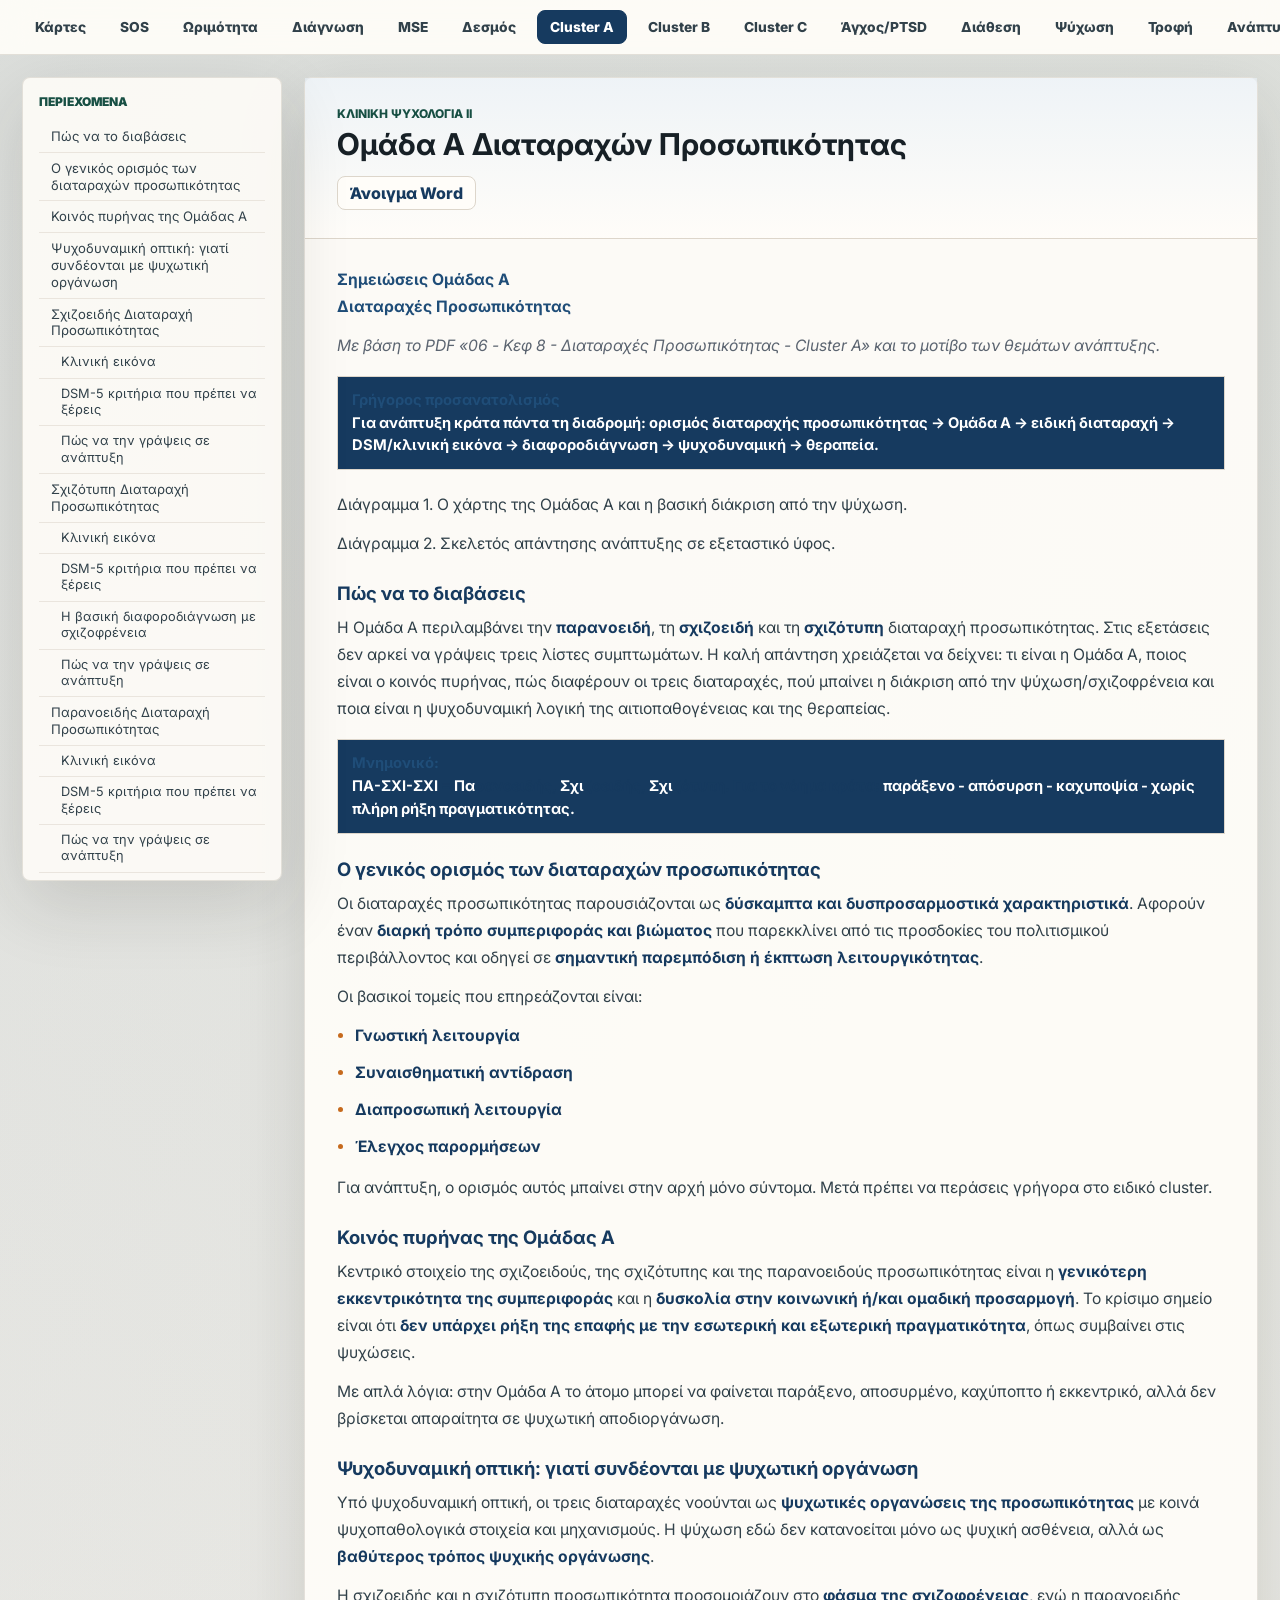
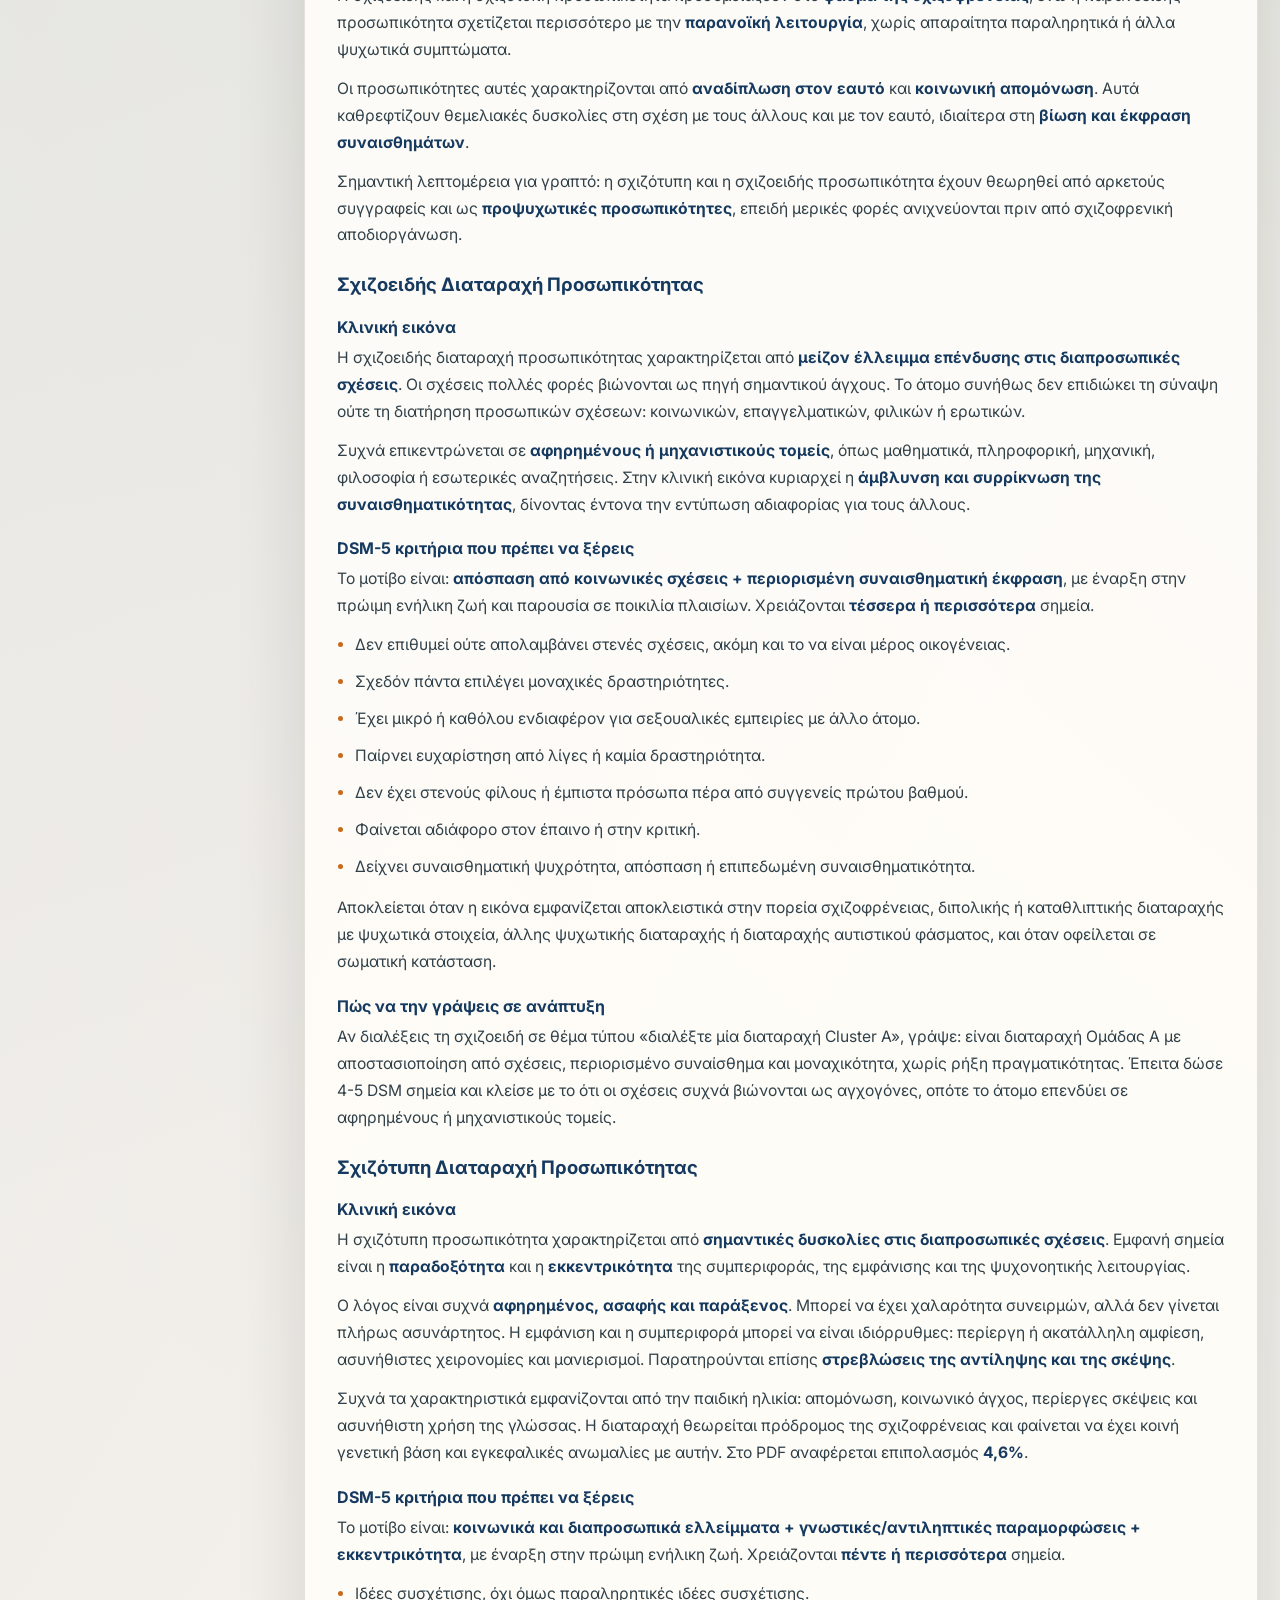
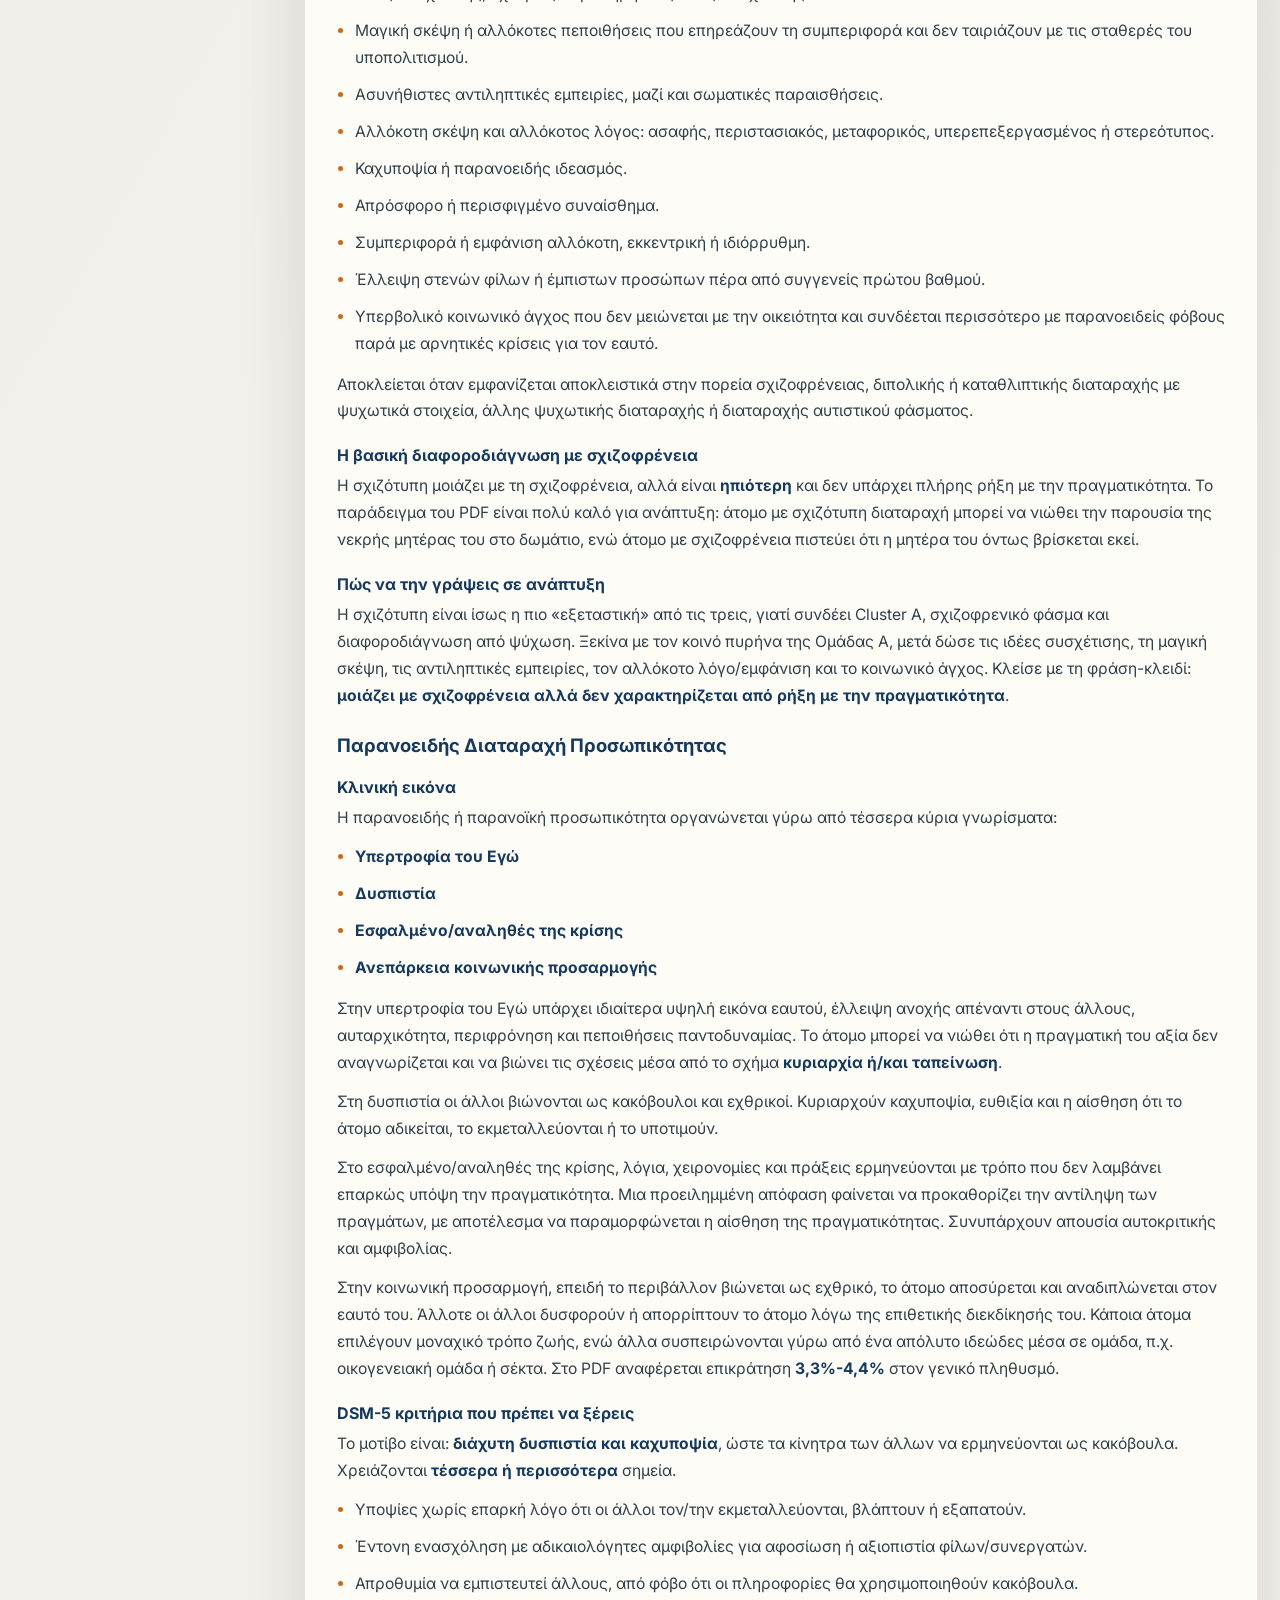
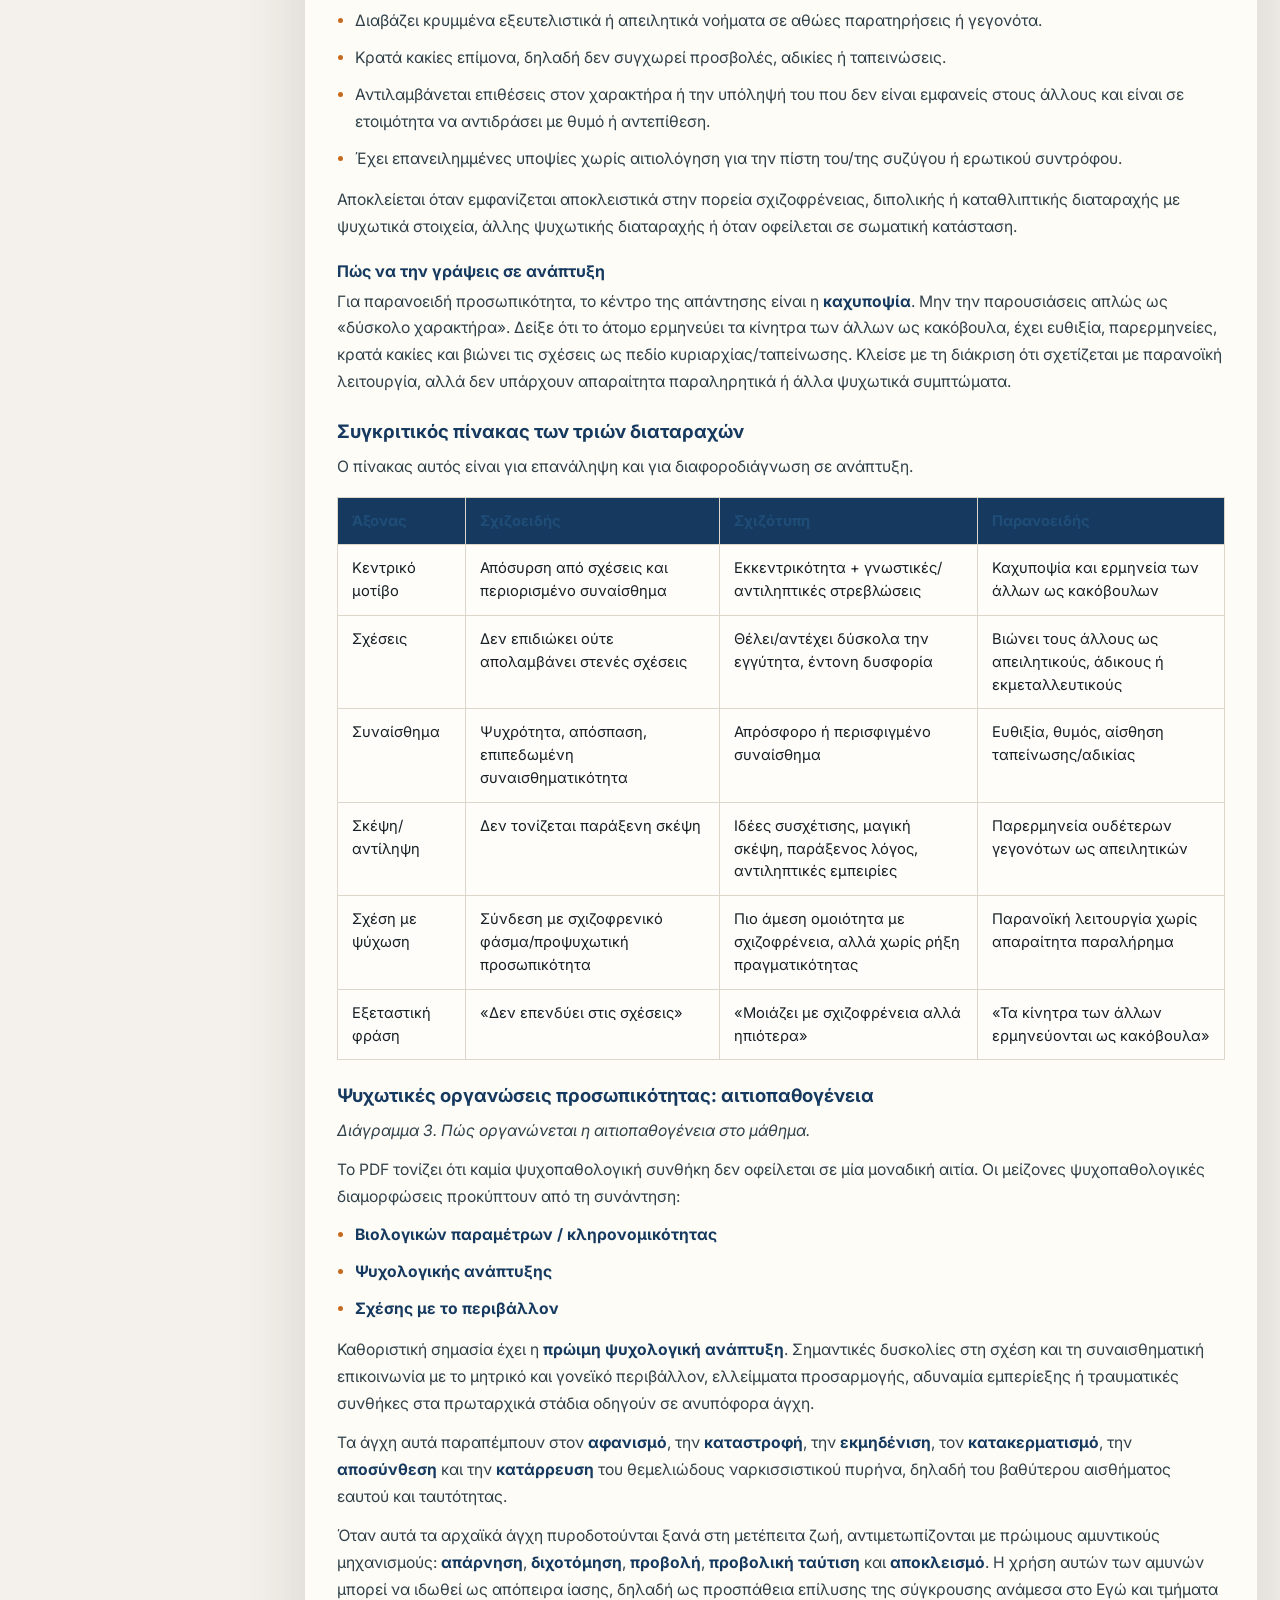
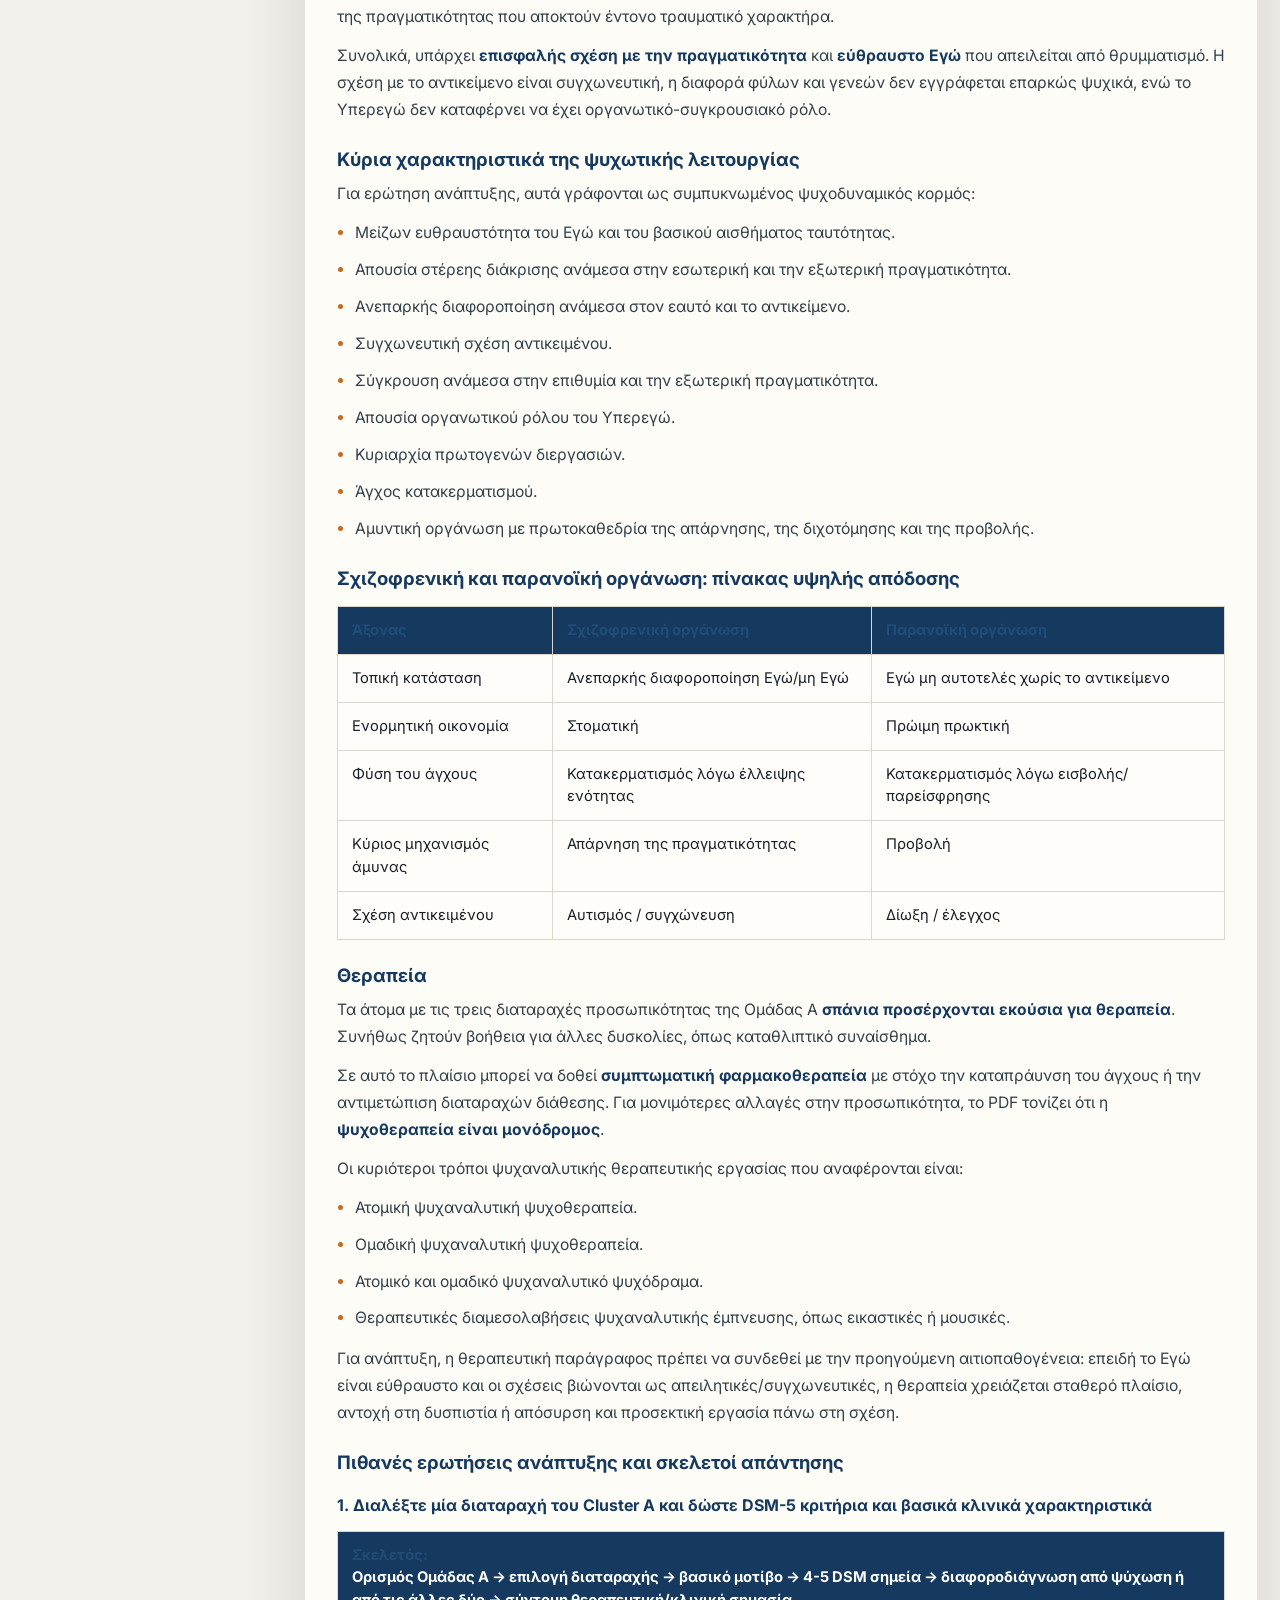
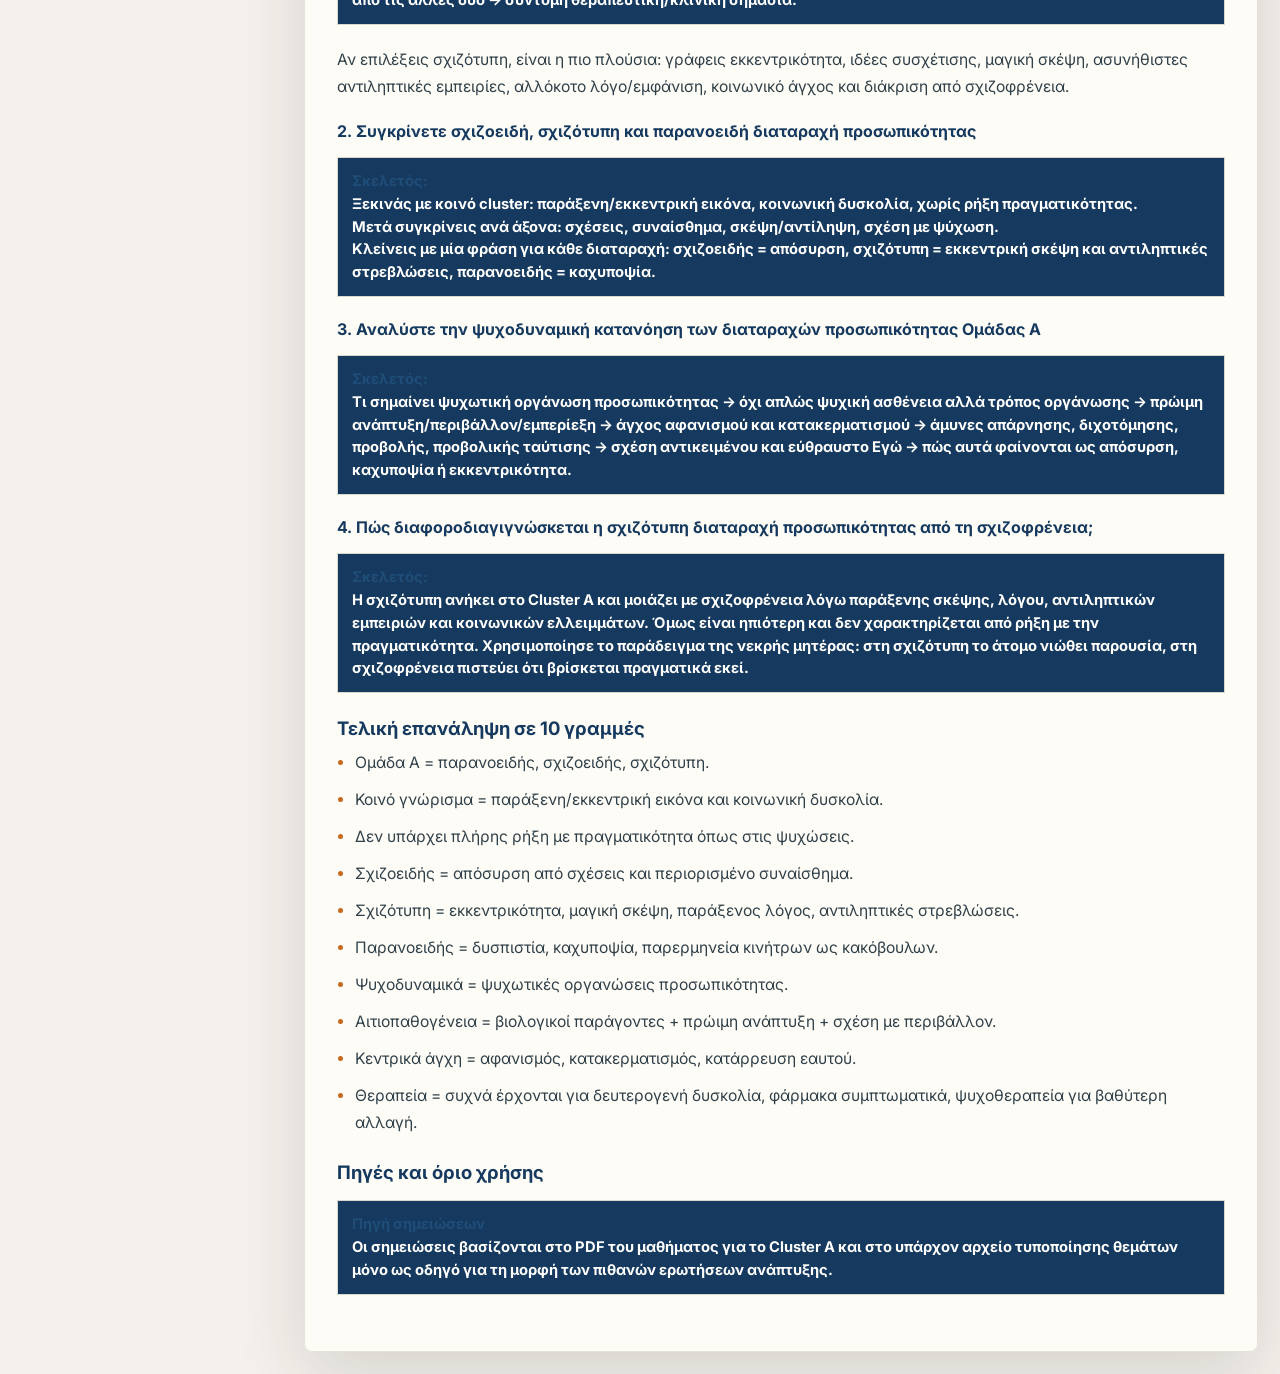
<file: notes/cluster-a.html>
<!doctype html>
<html lang="el">
  <head>
    <meta charset="utf-8" />
    <meta name="viewport" content="width=device-width, initial-scale=1" />
    <title>Ομάδα Α Διαταραχών Προσωπικότητας | Κλινική Ψυχολογία ΙΙ</title>
    <link rel="preconnect" href="https://fonts.googleapis.com" />
    <link rel="preconnect" href="https://fonts.gstatic.com" crossorigin />
    <link href="https://fonts.googleapis.com/css2?family=Inter:wght@400;500;600;700;800&family=Noto+Sans+Greek:wght@400;500;600;700;800&display=swap" rel="stylesheet" />
    <link rel="stylesheet" href="../styles.css" />
  </head>
  <body class="notes-page">
    <nav class="site-tabs" aria-label="Κύρια πλοήγηση"><div class="site-tabs-inner"><a class="nav-tab " href="../index.html">Κάρτες</a><a class="nav-tab " href="../notes/sos-development.html">SOS</a><a class="nav-tab " href="../notes/psychodynamic-maturity-self.html">Ωριμότητα</a><a class="nav-tab " href="../notes/diagnosis-clinical-assessment.html">Διάγνωση</a><a class="nav-tab " href="../notes/mental-status-examination.html">MSE</a><a class="nav-tab " href="../notes/attachment-theory.html">Δεσμός</a><a class="nav-tab active" href="../notes/cluster-a.html">Cluster A</a><a class="nav-tab " href="../notes/cluster-b.html">Cluster B</a><a class="nav-tab " href="../notes/cluster-c.html">Cluster C</a><a class="nav-tab " href="../notes/anxiety-ptsd.html">Άγχος/PTSD</a><a class="nav-tab " href="../notes/mood-disorders.html">Διάθεση</a><a class="nav-tab " href="../notes/psychotic-disorders.html">Ψύχωση</a><a class="nav-tab " href="../notes/eating-disorders.html">Τροφή</a><a class="nav-tab" href="../exam/development.html">Ανάπτυξης</a><a class="nav-tab" href="../exam/multiple-choice.html">Quiz Πολλαπλής</a></div></nav>
    <main class="notes-shell">
      <aside class="notes-toc" aria-label="Περιεχόμενα σελίδας">
        <p>Περιεχόμενα</p>
        <a class="toc-level-3" href="#πώς-να-το-διαβάσεις">Πώς να το διαβάσεις</a>
<a class="toc-level-3" href="#ο-γενικός-ορισμός-των-διαταραχών-προσωπικότητας">Ο γενικός ορισμός των διαταραχών προσωπικότητας</a>
<a class="toc-level-3" href="#κοινός-πυρήνας-της-ομάδας-α">Κοινός πυρήνας της Ομάδας Α</a>
<a class="toc-level-3" href="#ψυχοδυναμική-οπτική-γιατί-συνδέονται-με-ψυχωτική-οργάνωση">Ψυχοδυναμική οπτική: γιατί συνδέονται με ψυχωτική οργάνωση</a>
<a class="toc-level-3" href="#σχιζοειδής-διαταραχή-προσωπικότητας">Σχιζοειδής Διαταραχή Προσωπικότητας</a>
<a class="toc-level-4" href="#κλινική-εικόνα">Κλινική εικόνα</a>
<a class="toc-level-4" href="#dsm-5-κριτήρια-που-πρέπει-να-ξέρεις">DSM-5 κριτήρια που πρέπει να ξέρεις</a>
<a class="toc-level-4" href="#πώς-να-την-γράψεις-σε-ανάπτυξη">Πώς να την γράψεις σε ανάπτυξη</a>
<a class="toc-level-3" href="#σχιζότυπη-διαταραχή-προσωπικότητας">Σχιζότυπη Διαταραχή Προσωπικότητας</a>
<a class="toc-level-4" href="#κλινική-εικόνα-2">Κλινική εικόνα</a>
<a class="toc-level-4" href="#dsm-5-κριτήρια-που-πρέπει-να-ξέρεις-2">DSM-5 κριτήρια που πρέπει να ξέρεις</a>
<a class="toc-level-4" href="#η-βασική-διαφοροδιάγνωση-με-σχιζοφρένεια">Η βασική διαφοροδιάγνωση με σχιζοφρένεια</a>
<a class="toc-level-4" href="#πώς-να-την-γράψεις-σε-ανάπτυξη-2">Πώς να την γράψεις σε ανάπτυξη</a>
<a class="toc-level-3" href="#παρανοειδής-διαταραχή-προσωπικότητας">Παρανοειδής Διαταραχή Προσωπικότητας</a>
<a class="toc-level-4" href="#κλινική-εικόνα-3">Κλινική εικόνα</a>
<a class="toc-level-4" href="#dsm-5-κριτήρια-που-πρέπει-να-ξέρεις-3">DSM-5 κριτήρια που πρέπει να ξέρεις</a>
<a class="toc-level-4" href="#πώς-να-την-γράψεις-σε-ανάπτυξη-3">Πώς να την γράψεις σε ανάπτυξη</a>
<a class="toc-level-3" href="#συγκριτικός-πίνακας-των-τριών-διαταραχών">Συγκριτικός πίνακας των τριών διαταραχών</a>
<a class="toc-level-3" href="#ψυχωτικές-οργανώσεις-προσωπικότητας-αιτιοπαθογένεια">Ψυχωτικές οργανώσεις προσωπικότητας: αιτιοπαθογένεια</a>
<a class="toc-level-3" href="#κύρια-χαρακτηριστικά-της-ψυχωτικής-λειτουργίας">Κύρια χαρακτηριστικά της ψυχωτικής λειτουργίας</a>
<a class="toc-level-3" href="#σχιζοφρενική-και-παρανοϊκή-οργάνωση-πίνακας-υψηλής-απόδοσης">Σχιζοφρενική και παρανοϊκή οργάνωση: πίνακας υψηλής απόδοσης</a>
<a class="toc-level-3" href="#θεραπεία">Θεραπεία</a>
<a class="toc-level-3" href="#πιθανές-ερωτήσεις-ανάπτυξης-και-σκελετοί-απάντησης">Πιθανές ερωτήσεις ανάπτυξης και σκελετοί απάντησης</a>
<a class="toc-level-4" href="#1-διαλέξτε-μία-διαταραχή-του-cluster-a-και-δώστε-dsm-5-κριτήρια-και-βασικά-κλινικά-χαρακτηριστικά">1. Διαλέξτε μία διαταραχή του Cluster A και δώστε DSM-5 κριτήρια και βασικά κλινικά χαρακτηριστικά</a>
<a class="toc-level-4" href="#2-συγκρίνετε-σχιζοειδή-σχιζότυπη-και-παρανοειδή-διαταραχή-προσωπικότητας">2. Συγκρίνετε σχιζοειδή, σχιζότυπη και παρανοειδή διαταραχή προσωπικότητας</a>
<a class="toc-level-4" href="#3-αναλύστε-την-ψυχοδυναμική-κατανόηση-των-διαταραχών-προσωπικότητας-ομάδας-α">3. Αναλύστε την ψυχοδυναμική κατανόηση των διαταραχών προσωπικότητας Ομάδας Α</a>
<a class="toc-level-4" href="#4-πώς-διαφοροδιαγιγνώσκεται-η-σχιζότυπη-διαταραχή-προσωπικότητας-από-τη-σχιζοφρένεια">4. Πώς διαφοροδιαγιγνώσκεται η σχιζότυπη διαταραχή προσωπικότητας από τη σχιζοφρένεια;</a>
<a class="toc-level-3" href="#τελική-επανάληψη-σε-10-γραμμές">Τελική επανάληψη σε 10 γραμμές</a>
<a class="toc-level-3" href="#πηγές-και-όριο-χρήσης">Πηγές και όριο χρήσης</a>
      </aside>
      <article class="notes-article">
        <header class="notes-hero">
          <p class="course-label">Κλινική Ψυχολογία ΙΙ</p>
          <h1>Ομάδα Α Διαταραχών Προσωπικότητας</h1>
          <a class="word-download" href="../downloads/Σημειώσεις_Ομάδα_Α_Διαταραχές_Προσωπικότητας.docx">Άνοιγμα Word</a>
        </header>
        <div class="notes-content">
          <p><strong><span style="color: #1F4D78">Σημειώσεις Ομάδας Α</span></strong><strong><span style="color: #1F4D78"><br>Διαταραχές Προσωπικότητας</span></strong></p>
<p><em><span style="color: #5B6470">Με βάση το </span></em><em><span style="color: #5B6470">PDF</span></em><em><span style="color: #5B6470"> «06 - </span></em><em><span style="color: #5B6470">Κεφ</span></em><em><span style="color: #5B6470"> 8 - Διαταραχές Προσωπικότητας - </span></em><em><span style="color: #5B6470">Cluster</span></em><em><span style="color: #5B6470"> </span></em><em><span style="color: #5B6470">A</span></em><em><span style="color: #5B6470">» και το μοτίβο των θεμάτων ανάπτυξης.</span></em></p>
<div class="table-wrap"><table><tr><th><strong><span style="color: #1F4D78">Γρήγορος προσανατολισμός</span></strong><br>Για ανάπτυξη κράτα πάντα τη διαδρομή: ορισμός διαταραχής προσωπικότητας -&gt; Ομάδα Α -&gt; ειδική διαταραχή -&gt; DSM/κλινική εικόνα -&gt; διαφοροδιάγνωση -&gt; ψυχοδυναμική -&gt; θεραπεία.</th></tr></table></div>
<p>Διάγραμμα 1. Ο χάρτης της Ομάδας Α και η βασική διάκριση από την ψύχωση.</p>
<p>Διάγραμμα 2. Σκελετός απάντησης ανάπτυξης σε εξεταστικό ύφος.</p>
<h3 id="πώς-να-το-διαβάσεις">Πώς να το διαβάσεις</h3>
<p>Η Ομάδα Α περιλαμβάνει την <strong>παρανοειδή</strong>, τη <strong>σχιζοειδή</strong> και τη <strong>σχιζότυπη</strong> διαταραχή προσωπικότητας. Στις εξετάσεις δεν αρκεί να γράψεις τρεις λίστες συμπτωμάτων. Η καλή απάντηση χρειάζεται να δείχνει: τι είναι η Ομάδα Α, ποιος είναι ο κοινός πυρήνας, πώς διαφέρουν οι τρεις διαταραχές, πού μπαίνει η διάκριση από την ψύχωση/σχιζοφρένεια και ποια είναι η ψυχοδυναμική λογική της αιτιοπαθογένειας και της θεραπείας.</p>
<div class="table-wrap"><table><tr><th><strong><span style="color: #1F4D78">Μνημονικό:</span></strong><br><strong> </strong>ΠΑ-ΣΧΙ-ΣΧΙ<strong> = </strong>Πα<strong>ρανοειδής, </strong>Σχι<strong>ζοειδής, </strong>Σχι<strong>ζότυπη. Για το νόημα κράτα: </strong>παράξενο - απόσυρση - καχυποψία - χωρίς πλήρη ρήξη πραγματικότητας.</th></tr></table></div>
<h3 id="ο-γενικός-ορισμός-των-διαταραχών-προσωπικότητας">Ο γενικός ορισμός των διαταραχών προσωπικότητας</h3>
<p>Οι διαταραχές προσωπικότητας παρουσιάζονται ως <strong>δύσκαμπτα και </strong><strong>δυσπροσαρμοστικά</strong><strong> χαρακτηριστικά</strong>. Αφορούν έναν <strong>διαρκή τρόπο συμπεριφοράς και βιώματος</strong> που παρεκκλίνει από τις προσδοκίες του πολιτισμικού περιβάλλοντος και οδηγεί σε <strong>σημαντική παρεμπόδιση ή έκπτωση λειτουργικότητας</strong>.</p>
<p>Οι βασικοί τομείς που επηρεάζονται είναι:</p>
<ul>
<li><strong>Γνωστική</strong><strong> </strong><strong>λειτουργί</strong><strong>α</strong></li>
<li><strong>Συναισθηματική αντίδραση</strong></li>
<li><strong>Διαπροσωπική λειτουργία</strong></li>
<li><strong>Έλεγχος παρορμήσεων</strong></li>
</ul>
<p>Για ανάπτυξη, ο ορισμός αυτός μπαίνει στην αρχή μόνο σύντομα. Μετά πρέπει να περάσεις γρήγορα στο ειδικό cluster.</p>
<h3 id="κοινός-πυρήνας-της-ομάδας-α">Κοινός πυρήνας της Ομάδας Α</h3>
<p>Κεντρικό στοιχείο της σχιζοειδούς, της σχιζότυπης και της παρανοειδούς προσωπικότητας είναι η <strong>γενικότερη εκκεντρικότητα της συμπεριφοράς</strong> και η <strong>δυσκολία στην κοινωνική ή/και ομαδική προσαρμογή</strong>. Το κρίσιμο σημείο είναι ότι <strong>δεν υπάρχει ρήξη της επαφής με την εσωτερική και εξωτερική πραγματικότητα</strong>, όπως συμβαίνει στις ψυχώσεις.</p>
<p>Με απλά λόγια: στην Ομάδα Α το άτομο μπορεί να φαίνεται παράξενο, αποσυρμένο, καχύποπτο ή εκκεντρικό, αλλά δεν βρίσκεται απαραίτητα σε ψυχωτική αποδιοργάνωση.</p>
<h3 id="ψυχοδυναμική-οπτική-γιατί-συνδέονται-με-ψυχωτική-οργάνωση">Ψυχοδυναμική οπτική: γιατί συνδέονται με ψυχωτική οργάνωση</h3>
<p>Υπό ψυχοδυναμική οπτική, οι τρεις διαταραχές νοούνται ως <strong>ψυχωτικές οργανώσεις της προσωπικότητας</strong> με κοινά ψυχοπαθολογικά στοιχεία και μηχανισμούς. Η ψύχωση εδώ δεν κατανοείται μόνο ως ψυχική ασθένεια, αλλά ως <strong>βαθύτερος τρόπος ψυχικής οργάνωσης</strong>.</p>
<p>Η σχιζοειδής και η σχιζότυπη προσωπικότητα προσομοιάζουν στο <strong>φάσμα της σχιζοφρένειας</strong>, ενώ η παρανοειδής προσωπικότητα σχετίζεται περισσότερο με την <strong>παρανοϊκή λειτουργία</strong>, χωρίς απαραίτητα παραληρητικά ή άλλα ψυχωτικά συμπτώματα.</p>
<p>Οι προσωπικότητες αυτές χαρακτηρίζονται από <strong>αναδίπλωση στον εαυτό</strong> και <strong>κοινωνική απομόνωση</strong>. Αυτά καθρεφτίζουν θεμελιακές δυσκολίες στη σχέση με τους άλλους και με τον εαυτό, ιδιαίτερα στη <strong>βίωση και έκφραση συναισθημάτων</strong>.</p>
<p>Σημαντική λεπτομέρεια για γραπτό: η σχιζότυπη και η σχιζοειδής προσωπικότητα έχουν θεωρηθεί από αρκετούς συγγραφείς και ως <strong>προψυχωτικές</strong><strong> προσωπικότητες</strong>, επειδή μερικές φορές ανιχνεύονται πριν από σχιζοφρενική αποδιοργάνωση.</p>
<h3 id="σχιζοειδής-διαταραχή-προσωπικότητας">Σχιζοειδής Διαταραχή Προσωπικότητας</h3>
<h4 id="κλινική-εικόνα">Κλινική εικόνα</h4>
<p>Η σχιζοειδής διαταραχή προσωπικότητας χαρακτηρίζεται από <strong>μείζον έλλειμμα επένδυσης στις διαπροσωπικές σχέσεις</strong>. Οι σχέσεις πολλές φορές βιώνονται ως πηγή σημαντικού άγχους. Το άτομο συνήθως δεν επιδιώκει τη σύναψη ούτε τη διατήρηση προσωπικών σχέσεων: κοινωνικών, επαγγελματικών, φιλικών ή ερωτικών.</p>
<p>Συχνά επικεντρώνεται σε <strong>αφηρημένους ή μηχανιστικούς τομείς</strong>, όπως μαθηματικά, πληροφορική, μηχανική, φιλοσοφία ή εσωτερικές αναζητήσεις. Στην κλινική εικόνα κυριαρχεί η <strong>άμβλυνση και συρρίκνωση της συναισθηματικότητας</strong>, δίνοντας έντονα την εντύπωση αδιαφορίας για τους άλλους.</p>
<h4 id="dsm-5-κριτήρια-που-πρέπει-να-ξέρεις">DSM-5 κριτήρια που πρέπει να ξέρεις</h4>
<p>Το μοτίβο είναι: <strong>απόσπαση από κοινωνικές σχέσεις + περιορισμένη συναισθηματική έκφραση</strong>, με έναρξη στην πρώιμη ενήλικη ζωή και παρουσία σε ποικιλία πλαισίων. Χρειάζονται <strong>τέσσερ</strong><strong>α ή π</strong><strong>ερισσότερ</strong><strong>α</strong> σημεία.</p>
<ul>
<li>Δεν επιθυμεί ούτε απολαμβάνει στενές σχέσεις, ακόμη και το να είναι μέρος οικογένειας.</li>
<li>Σχεδόν πάντα επιλέγει μοναχικές δραστηριότητες.</li>
<li>Έχει μικρό ή καθόλου ενδιαφέρον για σεξουαλικές εμπειρίες με άλλο άτομο.</li>
<li>Παίρνει ευχαρίστηση από λίγες ή καμία δραστηριότητα.</li>
<li>Δεν έχει στενούς φίλους ή έμπιστα πρόσωπα πέρα από συγγενείς πρώτου βαθμού.</li>
<li>Φαίνεται αδιάφορο στον έπαινο ή στην κριτική.</li>
<li>Δείχνει συναισθηματική ψυχρότητα, απόσπαση ή επιπεδωμένη συναισθηματικότητα.</li>
</ul>
<p>Αποκλείεται όταν η εικόνα εμφανίζεται αποκλειστικά στην πορεία σχιζοφρένειας, διπολικής ή καταθλιπτικής διαταραχής με ψυχωτικά στοιχεία, άλλης ψυχωτικής διαταραχής ή διαταραχής αυτιστικού φάσματος, και όταν οφείλεται σε σωματική κατάσταση.</p>
<h4 id="πώς-να-την-γράψεις-σε-ανάπτυξη">Πώς να την γράψεις σε ανάπτυξη</h4>
<p>Αν διαλέξεις τη σχιζοειδή σε θέμα τύπου «διαλέξτε μία διαταραχή Cluster A», γράψε: είναι διαταραχή Ομάδας Α με αποστασιοποίηση από σχέσεις, περιορισμένο συναίσθημα και μοναχικότητα, χωρίς ρήξη πραγματικότητας. Έπειτα δώσε 4-5 DSM σημεία και κλείσε με το ότι οι σχέσεις συχνά βιώνονται ως αγχογόνες, οπότε το άτομο επενδύει σε αφηρημένους ή μηχανιστικούς τομείς.</p>
<h3 id="σχιζότυπη-διαταραχή-προσωπικότητας">Σχιζότυπη Διαταραχή Προσωπικότητας</h3>
<h4 id="κλινική-εικόνα-2">Κλινική εικόνα</h4>
<p>Η σχιζότυπη προσωπικότητα χαρακτηρίζεται από <strong>σημαντικές δυσκολίες στις διαπροσωπικές σχέσεις</strong>. Εμφανή σημεία είναι η <strong>παραδοξότητα</strong> και η <strong>εκκεντρικότητα</strong> της συμπεριφοράς, της εμφάνισης και της ψυχονοητικής λειτουργίας.</p>
<p>Ο λόγος είναι συχνά <strong>αφηρημένος, ασαφής και παράξενος</strong>. Μπορεί να έχει χαλαρότητα συνειρμών, αλλά δεν γίνεται πλήρως ασυνάρτητος. Η εμφάνιση και η συμπεριφορά μπορεί να είναι ιδιόρρυθμες: περίεργη ή ακατάλληλη αμφίεση, ασυνήθιστες χειρονομίες και μανιερισμοί. Παρατηρούνται επίσης <strong>στρεβλώσεις της αντίληψης και της σκέψης</strong>.</p>
<p>Συχνά τα χαρακτηριστικά εμφανίζονται από την παιδική ηλικία: απομόνωση, κοινωνικό άγχος, περίεργες σκέψεις και ασυνήθιστη χρήση της γλώσσας. Η διαταραχή θεωρείται πρόδρομος της σχιζοφρένειας και φαίνεται να έχει κοινή γενετική βάση και εγκεφαλικές ανωμαλίες με αυτήν. Στο PDF αναφέρεται επιπολασμός <strong>4,6%</strong>.</p>
<h4 id="dsm-5-κριτήρια-που-πρέπει-να-ξέρεις-2">DSM-5 κριτήρια που πρέπει να ξέρεις</h4>
<p>Το μοτίβο είναι: <strong>κοινωνικά και διαπροσωπικά ελλείμματα + γνωστικές/αντιληπτικές παραμορφώσεις + εκκεντρικότητα</strong>, με έναρξη στην πρώιμη ενήλικη ζωή. Χρειάζονται <strong>π</strong><strong>έντε</strong><strong> ή π</strong><strong>ερισσότερ</strong><strong>α</strong> σημεία.</p>
<ul>
<li>Ιδέες συσχέτισης, όχι όμως παραληρητικές ιδέες συσχέτισης.</li>
<li>Μαγική σκέψη ή αλλόκοτες πεποιθήσεις που επηρεάζουν τη συμπεριφορά και δεν ταιριάζουν με τις σταθερές του υποπολιτισμού.</li>
<li>Ασυνήθιστες αντιληπτικές εμπειρίες, μαζί και σωματικές παραισθήσεις.</li>
<li>Αλλόκοτη σκέψη και αλλόκοτος λόγος: ασαφής, περιστασιακός, μεταφορικός, υπερεπεξεργασμένος ή στερεότυπος.</li>
<li>Καχυποψία ή παρανοειδής ιδεασμός.</li>
<li>Απρόσφορο ή περισφιγμένο συναίσθημα.</li>
<li>Συμπεριφορά ή εμφάνιση αλλόκοτη, εκκεντρική ή ιδιόρρυθμη.</li>
<li>Έλλειψη στενών φίλων ή έμπιστων προσώπων πέρα από συγγενείς πρώτου βαθμού.</li>
<li>Υπερβολικό κοινωνικό άγχος που δεν μειώνεται με την οικειότητα και συνδέεται περισσότερο με παρανοειδείς φόβους παρά με αρνητικές κρίσεις για τον εαυτό.</li>
</ul>
<p>Αποκλείεται όταν εμφανίζεται αποκλειστικά στην πορεία σχιζοφρένειας, διπολικής ή καταθλιπτικής διαταραχής με ψυχωτικά στοιχεία, άλλης ψυχωτικής διαταραχής ή διαταραχής αυτιστικού φάσματος.</p>
<h4 id="η-βασική-διαφοροδιάγνωση-με-σχιζοφρένεια">Η βασική διαφοροδιάγνωση με σχιζοφρένεια</h4>
<p>Η σχιζότυπη μοιάζει με τη σχιζοφρένεια, αλλά είναι <strong>ηπιότερη</strong> και δεν υπάρχει πλήρης ρήξη με την πραγματικότητα. Το παράδειγμα του PDF είναι πολύ καλό για ανάπτυξη: άτομο με σχιζότυπη διαταραχή μπορεί να νιώθει την παρουσία της νεκρής μητέρας του στο δωμάτιο, ενώ άτομο με σχιζοφρένεια πιστεύει ότι η μητέρα του όντως βρίσκεται εκεί.</p>
<h4 id="πώς-να-την-γράψεις-σε-ανάπτυξη-2">Πώς να την γράψεις σε ανάπτυξη</h4>
<p>Η σχιζότυπη είναι ίσως η πιο «εξεταστική» από τις τρεις, γιατί συνδέει Cluster A, σχιζοφρενικό φάσμα και διαφοροδιάγνωση από ψύχωση. Ξεκίνα με τον κοινό πυρήνα της Ομάδας Α, μετά δώσε τις ιδέες συσχέτισης, τη μαγική σκέψη, τις αντιληπτικές εμπειρίες, τον αλλόκοτο λόγο/εμφάνιση και το κοινωνικό άγχος. Κλείσε με τη φράση-κλειδί: <strong>μοιάζει με σχιζοφρένεια αλλά δεν χαρακτηρίζεται από ρήξη με την πραγματικότητα</strong>.</p>
<h3 id="παρανοειδής-διαταραχή-προσωπικότητας">Παρανοειδής Διαταραχή Προσωπικότητας</h3>
<h4 id="κλινική-εικόνα-3">Κλινική εικόνα</h4>
<p>Η παρανοειδής ή παρανοϊκή προσωπικότητα οργανώνεται γύρω από τέσσερα κύρια γνωρίσματα:</p>
<ul>
<li><strong>Υπ</strong><strong>ερτροφί</strong><strong>α του </strong><strong>Εγώ</strong></li>
<li><strong>Δυσπιστία</strong></li>
<li><strong>Εσφαλμένο/αναληθές της κρίσης</strong></li>
<li><strong>Ανεπάρκεια κοινωνικής προσαρμογής</strong></li>
</ul>
<p>Στην υπερτροφία του Εγώ υπάρχει ιδιαίτερα υψηλή εικόνα εαυτού, έλλειψη ανοχής απέναντι στους άλλους, αυταρχικότητα, περιφρόνηση και πεποιθήσεις παντοδυναμίας. Το άτομο μπορεί να νιώθει ότι η πραγματική του αξία δεν αναγνωρίζεται και να βιώνει τις σχέσεις μέσα από το σχήμα <strong>κυριαρχία ή/και ταπείνωση</strong>.</p>
<p>Στη δυσπιστία οι άλλοι βιώνονται ως κακόβουλοι και εχθρικοί. Κυριαρχούν καχυποψία, ευθιξία και η αίσθηση ότι το άτομο αδικείται, το εκμεταλλεύονται ή το υποτιμούν.</p>
<p>Στο εσφαλμένο/αναληθές της κρίσης, λόγια, χειρονομίες και πράξεις ερμηνεύονται με τρόπο που δεν λαμβάνει επαρκώς υπόψη την πραγματικότητα. Μια προειλημμένη απόφαση φαίνεται να προκαθορίζει την αντίληψη των πραγμάτων, με αποτέλεσμα να παραμορφώνεται η αίσθηση της πραγματικότητας. Συνυπάρχουν απουσία αυτοκριτικής και αμφιβολίας.</p>
<p>Στην κοινωνική προσαρμογή, επειδή το περιβάλλον βιώνεται ως εχθρικό, το άτομο αποσύρεται και αναδιπλώνεται στον εαυτό του. Άλλοτε οι άλλοι δυσφορούν ή απορρίπτουν το άτομο λόγω της επιθετικής διεκδίκησής του. Κάποια άτομα επιλέγουν μοναχικό τρόπο ζωής, ενώ άλλα συσπειρώνονται γύρω από ένα απόλυτο ιδεώδες μέσα σε ομάδα, π.χ. οικογενειακή ομάδα ή σέκτα. Στο PDF αναφέρεται επικράτηση <strong>3,3%-4,4%</strong> στον γενικό πληθυσμό.</p>
<h4 id="dsm-5-κριτήρια-που-πρέπει-να-ξέρεις-3">DSM-5 κριτήρια που πρέπει να ξέρεις</h4>
<p>Το μοτίβο είναι: <strong>διάχυτη δυσπιστία και καχυποψία</strong>, ώστε τα κίνητρα των άλλων να ερμηνεύονται ως κακόβουλα. Χρειάζονται <strong>τέσσερ</strong><strong>α ή π</strong><strong>ερισσότερ</strong><strong>α</strong> σημεία.</p>
<ul>
<li>Υποψίες χωρίς επαρκή λόγο ότι οι άλλοι τον/την εκμεταλλεύονται, βλάπτουν ή εξαπατούν.</li>
<li>Έντονη ενασχόληση με αδικαιολόγητες αμφιβολίες για αφοσίωση ή αξιοπιστία φίλων/συνεργατών.</li>
<li>Απροθυμία να εμπιστευτεί άλλους, από φόβο ότι οι πληροφορίες θα χρησιμοποιηθούν κακόβουλα.</li>
<li>Διαβάζει κρυμμένα εξευτελιστικά ή απειλητικά νοήματα σε αθώες παρατηρήσεις ή γεγονότα.</li>
<li>Κρατά κακίες επίμονα, δηλαδή δεν συγχωρεί προσβολές, αδικίες ή ταπεινώσεις.</li>
<li>Αντιλαμβάνεται επιθέσεις στον χαρακτήρα ή την υπόληψή του που δεν είναι εμφανείς στους άλλους και είναι σε ετοιμότητα να αντιδράσει με θυμό ή αντεπίθεση.</li>
<li>Έχει επανειλημμένες υποψίες χωρίς αιτιολόγηση για την πίστη του/της συζύγου ή ερωτικού συντρόφου.</li>
</ul>
<p>Αποκλείεται όταν εμφανίζεται αποκλειστικά στην πορεία σχιζοφρένειας, διπολικής ή καταθλιπτικής διαταραχής με ψυχωτικά στοιχεία, άλλης ψυχωτικής διαταραχής ή όταν οφείλεται σε σωματική κατάσταση.</p>
<h4 id="πώς-να-την-γράψεις-σε-ανάπτυξη-3">Πώς να την γράψεις σε ανάπτυξη</h4>
<p>Για παρανοειδή προσωπικότητα, το κέντρο της απάντησης είναι η <strong>καχυποψία</strong>. Μην την παρουσιάσεις απλώς ως «δύσκολο χαρακτήρα». Δείξε ότι το άτομο ερμηνεύει τα κίνητρα των άλλων ως κακόβουλα, έχει ευθιξία, παρερμηνείες, κρατά κακίες και βιώνει τις σχέσεις ως πεδίο κυριαρχίας/ταπείνωσης. Κλείσε με τη διάκριση ότι σχετίζεται με παρανοϊκή λειτουργία, αλλά δεν υπάρχουν απαραίτητα παραληρητικά ή άλλα ψυχωτικά συμπτώματα.</p>
<h3 id="συγκριτικός-πίνακας-των-τριών-διαταραχών">Συγκριτικός πίνακας των τριών διαταραχών</h3>
<p>Ο πίνακας αυτός είναι για επανάληψη και για διαφοροδιάγνωση σε ανάπτυξη.</p>
<div class="table-wrap"><table><tr><th><strong><span style="color: #1F4D78">Άξον</span></strong><strong><span style="color: #1F4D78">ας</span></strong></th><th><strong><span style="color: #1F4D78">Σχιζοειδής</span></strong></th><th><strong><span style="color: #1F4D78">Σχιζότυπη</span></strong></th><th><strong><span style="color: #1F4D78">Παρανοειδής</span></strong></th></tr><tr><td>Κεντρικό μοτίβο</td><td>Απόσυρση από σχέσεις και περιορισμένο συναίσθημα</td><td>Εκκεντρικότητα + γνωστικές/αντιληπτικές στρεβλώσεις</td><td>Καχυποψία και ερμηνεία των άλλων ως κακόβουλων</td></tr><tr><td>Σχέσεις</td><td>Δεν επιδιώκει ούτε απολαμβάνει στενές σχέσεις</td><td>Θέλει/αντέχει δύσκολα την εγγύτητα, έντονη δυσφορία</td><td>Βιώνει τους άλλους ως απειλητικούς, άδικους ή εκμεταλλευτικούς</td></tr><tr><td>Συναίσθημα</td><td>Ψυχρότητα, απόσπαση, επιπεδωμένη συναισθηματικότητα</td><td>Απρόσφορο ή περισφιγμένο συναίσθημα</td><td>Ευθιξία, θυμός, αίσθηση ταπείνωσης/αδικίας</td></tr><tr><td>Σκέψη/αντίληψη</td><td>Δεν τονίζεται παράξενη σκέψη</td><td>Ιδέες συσχέτισης, μαγική σκέψη, παράξενος λόγος, αντιληπτικές εμπειρίες</td><td>Παρερμηνεία ουδέτερων γεγονότων ως απειλητικών</td></tr><tr><td>Σχέση με ψύχωση</td><td>Σύνδεση με σχιζοφρενικό φάσμα/προψυχωτική προσωπικότητα</td><td>Πιο άμεση ομοιότητα με σχιζοφρένεια, αλλά χωρίς ρήξη πραγματικότητας</td><td>Παρανοϊκή λειτουργία χωρίς απαραίτητα παραλήρημα</td></tr><tr><td>Εξεταστική φράση</td><td>«Δεν επενδύει στις σχέσεις»</td><td>«Μοιάζει με σχιζοφρένεια αλλά ηπιότερα»</td><td>«Τα κίνητρα των άλλων ερμηνεύονται ως κακόβουλα»</td></tr></table></div>
<h3 id="ψυχωτικές-οργανώσεις-προσωπικότητας-αιτιοπαθογένεια">Ψυχωτικές οργανώσεις προσωπικότητας: αιτιοπαθογένεια</h3>
<p><em>Διάγραμμα 3. Πώς οργανώνεται η </em><em>αιτιοπαθογένεια</em><em> στο μάθημα.</em></p>
<p>Το PDF τονίζει ότι καμία ψυχοπαθολογική συνθήκη δεν οφείλεται σε μία μοναδική αιτία. Οι μείζονες ψυχοπαθολογικές διαμορφώσεις προκύπτουν από τη συνάντηση:</p>
<ul>
<li><strong>Βιολογικών παραμέτρων / κληρονομικότητας</strong></li>
<li><strong>Ψυχολογικής ανάπτυξης</strong></li>
<li><strong>Σχέσης με το περιβάλλον</strong></li>
</ul>
<p>Καθοριστική σημασία έχει η <strong>πρώιμη ψυχολογική ανάπτυξη</strong>. Σημαντικές δυσκολίες στη σχέση και τη συναισθηματική επικοινωνία με το μητρικό και γονεϊκό περιβάλλον, ελλείμματα προσαρμογής, αδυναμία εμπερίεξης ή τραυματικές συνθήκες στα πρωταρχικά στάδια οδηγούν σε ανυπόφορα άγχη.</p>
<p>Τα άγχη αυτά παραπέμπουν στον <strong>αφανισμό</strong>, την <strong>καταστροφή</strong>, την <strong>εκμηδένιση</strong>, τον <strong>κατακερματισμό</strong>, την <strong>αποσύνθεση</strong> και την <strong>κατάρρευση</strong> του θεμελιώδους ναρκισσιστικού πυρήνα, δηλαδή του βαθύτερου αισθήματος εαυτού και ταυτότητας.</p>
<p>Όταν αυτά τα αρχαϊκά άγχη πυροδοτούνται ξανά στη μετέπειτα ζωή, αντιμετωπίζονται με πρώιμους αμυντικούς μηχανισμούς: <strong>απάρνηση</strong>, <strong>διχοτόμηση</strong>, <strong>προβολή</strong>, <strong>προβολική ταύτιση</strong> και <strong>αποκλεισμό</strong>. Η χρήση αυτών των αμυνών μπορεί να ιδωθεί ως απόπειρα ίασης, δηλαδή ως προσπάθεια επίλυσης της σύγκρουσης ανάμεσα στο Εγώ και τμήματα της πραγματικότητας που αποκτούν έντονο τραυματικό χαρακτήρα.</p>
<p>Συνολικά, υπάρχει <strong>επισφαλής σχέση με την πραγματικότητα</strong> και <strong>εύθραυστο Εγώ</strong> που απειλείται από θρυμματισμό. Η σχέση με το αντικείμενο είναι συγχωνευτική, η διαφορά φύλων και γενεών δεν εγγράφεται επαρκώς ψυχικά, ενώ το Υπερεγώ δεν καταφέρνει να έχει οργανωτικό-συγκρουσιακό ρόλο.</p>
<h3 id="κύρια-χαρακτηριστικά-της-ψυχωτικής-λειτουργίας">Κύρια χαρακτηριστικά της ψυχωτικής λειτουργίας</h3>
<p>Για ερώτηση ανάπτυξης, αυτά γράφονται ως συμπυκνωμένος ψυχοδυναμικός κορμός:</p>
<ul>
<li>Μείζων ευθραυστότητα του Εγώ και του βασικού αισθήματος ταυτότητας.</li>
<li>Απουσία στέρεης διάκρισης ανάμεσα στην εσωτερική και την εξωτερική πραγματικότητα.</li>
<li>Ανεπαρκής διαφοροποίηση ανάμεσα στον εαυτό και το αντικείμενο.</li>
<li>Συγχωνευτική σχέση αντικειμένου.</li>
<li>Σύγκρουση ανάμεσα στην επιθυμία και την εξωτερική πραγματικότητα.</li>
<li>Απουσία οργανωτικού ρόλου του Υπερεγώ.</li>
<li>Κυριαρχία πρωτογενών διεργασιών.</li>
<li>Άγχος κατακερματισμού.</li>
<li>Αμυντική οργάνωση με πρωτοκαθεδρία της απάρνησης, της διχοτόμησης και της προβολής.</li>
</ul>
<h3 id="σχιζοφρενική-και-παρανοϊκή-οργάνωση-πίνακας-υψηλής-απόδοσης">Σχιζοφρενική και παρανοϊκή οργάνωση: πίνακας υψηλής απόδοσης</h3>
<div class="table-wrap"><table><tr><th><strong><span style="color: #1F4D78">Άξον</span></strong><strong><span style="color: #1F4D78">ας</span></strong></th><th><strong><span style="color: #1F4D78">Σχιζοφρενική οργάνωση</span></strong></th><th><strong><span style="color: #1F4D78">Παρανοϊκή οργάνωση</span></strong></th></tr><tr><td>Τοπική κατάσταση</td><td>Ανεπαρκής διαφοροποίηση Εγώ/μη Εγώ</td><td>Εγώ μη αυτοτελές χωρίς το αντικείμενο</td></tr><tr><td>Ενορμητική οικονομία</td><td>Στοματική</td><td>Πρώιμη πρωκτική</td></tr><tr><td>Φύση του άγχους</td><td>Κατακερματισμός λόγω έλλειψης ενότητας</td><td>Κατακερματισμός λόγω εισβολής/παρείσφρησης</td></tr><tr><td>Κύριος μηχανισμός άμυνας</td><td>Απάρνηση της πραγματικότητας</td><td>Προβολή</td></tr><tr><td>Σχέση αντικειμένου</td><td>Αυτισμός / συγχώνευση</td><td>Δίωξη / έλεγχος</td></tr></table></div>
<h3 id="θεραπεία">Θεραπεία</h3>
<p>Τα άτομα με τις τρεις διαταραχές προσωπικότητας της Ομάδας Α <strong>σπάνια προσέρχονται εκούσια για θεραπεία</strong>. Συνήθως ζητούν βοήθεια για άλλες δυσκολίες, όπως καταθλιπτικό συναίσθημα.</p>
<p>Σε αυτό το πλαίσιο μπορεί να δοθεί <strong>συμπτωματική</strong><strong> φαρμακοθεραπεία</strong> με στόχο την καταπράυνση του άγχους ή την αντιμετώπιση διαταραχών διάθεσης. Για μονιμότερες αλλαγές στην προσωπικότητα, το PDF τονίζει ότι η <strong>ψυχοθεραπεία είναι μονόδρομος</strong>.</p>
<p>Οι κυριότεροι τρόποι ψυχαναλυτικής θεραπευτικής εργασίας που αναφέρονται είναι:</p>
<ul>
<li>Ατομική ψυχαναλυτική ψυχοθεραπεία.</li>
<li>Ομαδική ψυχαναλυτική ψυχοθεραπεία.</li>
<li>Ατομικό και ομαδικό ψυχαναλυτικό ψυχόδραμα.</li>
<li>Θεραπευτικές διαμεσολαβήσεις ψυχαναλυτικής έμπνευσης, όπως εικαστικές ή μουσικές.</li>
</ul>
<p>Για ανάπτυξη, η θεραπευτική παράγραφος πρέπει να συνδεθεί με την προηγούμενη αιτιοπαθογένεια: επειδή το Εγώ είναι εύθραυστο και οι σχέσεις βιώνονται ως απειλητικές/συγχωνευτικές, η θεραπεία χρειάζεται σταθερό πλαίσιο, αντοχή στη δυσπιστία ή απόσυρση και προσεκτική εργασία πάνω στη σχέση.</p>
<h3 id="πιθανές-ερωτήσεις-ανάπτυξης-και-σκελετοί-απάντησης">Πιθανές ερωτήσεις ανάπτυξης και σκελετοί απάντησης</h3>
<h4 id="1-διαλέξτε-μία-διαταραχή-του-cluster-a-και-δώστε-dsm-5-κριτήρια-και-βασικά-κλινικά-χαρακτηριστικά">1. Διαλέξτε μία διαταραχή του Cluster A και δώστε DSM-5 κριτήρια και βασικά κλινικά χαρακτηριστικά</h4>
<div class="table-wrap"><table><tr><th><strong><span style="color: #1F4D78">Σκελετός:</span></strong><br>Ορισμός Ομάδας Α -&gt; επιλογή διαταραχής -&gt; βασικό μοτίβο -&gt; 4-5 DSM σημεία -&gt; διαφοροδιάγνωση από ψύχωση ή από τις άλλες δύο -&gt; σύντομη θεραπευτική/κλινική σημασία.</th></tr></table></div>
<p>Αν επιλέξεις σχιζότυπη, είναι η πιο πλούσια: γράφεις εκκεντρικότητα, ιδέες συσχέτισης, μαγική σκέψη, ασυνήθιστες αντιληπτικές εμπειρίες, αλλόκοτο λόγο/εμφάνιση, κοινωνικό άγχος και διάκριση από σχιζοφρένεια.</p>
<h4 id="2-συγκρίνετε-σχιζοειδή-σχιζότυπη-και-παρανοειδή-διαταραχή-προσωπικότητας">2. Συγκρίνετε σχιζοειδή, σχιζότυπη και παρανοειδή διαταραχή προσωπικότητας</h4>
<div class="table-wrap"><table><tr><th><strong><span style="color: #1F4D78">Σκελετός:</span></strong><br>Ξεκινάς με κοινό cluster: παράξενη/εκκεντρική εικόνα, κοινωνική δυσκολία, χωρίς ρήξη πραγματικότητας.<br>Μετά συγκρίνεις ανά άξονα: σχέσεις, συναίσθημα, σκέψη/αντίληψη, σχέση με ψύχωση.<br>Κλείνεις με μία φράση για κάθε διαταραχή: σχιζοειδής = απόσυρση, σχιζότυπη = εκκεντρική σκέψη και αντιληπτικές στρεβλώσεις, παρανοειδής = καχυποψία.</th></tr></table></div>
<h4 id="3-αναλύστε-την-ψυχοδυναμική-κατανόηση-των-διαταραχών-προσωπικότητας-ομάδας-α">3. Αναλύστε την ψυχοδυναμική κατανόηση των διαταραχών προσωπικότητας Ομάδας Α</h4>
<div class="table-wrap"><table><tr><th><strong><span style="color: #1F4D78">Σκελετός:</span></strong><br>Τι σημαίνει ψυχωτική οργάνωση προσωπικότητας -&gt; όχι απλώς ψυχική ασθένεια αλλά τρόπος οργάνωσης -&gt; πρώιμη ανάπτυξη/περιβάλλον/εμπερίεξη -&gt; άγχος αφανισμού και κατακερματισμού -&gt; άμυνες απάρνησης, διχοτόμησης, προβολής, προβολικής ταύτισης -&gt; σχέση αντικειμένου και εύθραυστο Εγώ -&gt; πώς αυτά φαίνονται ως απόσυρση, καχυποψία ή εκκεντρικότητα.</th></tr></table></div>
<h4 id="4-πώς-διαφοροδιαγιγνώσκεται-η-σχιζότυπη-διαταραχή-προσωπικότητας-από-τη-σχιζοφρένεια">4. Πώς διαφοροδιαγιγνώσκεται η σχιζότυπη διαταραχή προσωπικότητας από τη σχιζοφρένεια;</h4>
<div class="table-wrap"><table><tr><th><strong><span style="color: #1F4D78">Σκελετός:</span></strong><br>Η σχιζότυπη ανήκει στο Cluster A και μοιάζει με σχιζοφρένεια λόγω παράξενης σκέψης, λόγου, αντιληπτικών εμπειριών και κοινωνικών ελλειμμάτων. Όμως είναι ηπιότερη και δεν χαρακτηρίζεται από ρήξη με την πραγματικότητα. Χρησιμοποίησε το παράδειγμα της νεκρής μητέρας: στη σχιζότυπη το άτομο νιώθει παρουσία, στη σχιζοφρένεια πιστεύει ότι βρίσκεται πραγματικά εκεί.</th></tr></table></div>
<h3 id="τελική-επανάληψη-σε-10-γραμμές">Τελική επανάληψη σε 10 γραμμές</h3>
<ul>
<li>Ομάδα Α = παρανοειδής, σχιζοειδής, σχιζότυπη.</li>
<li>Κοινό γνώρισμα = παράξενη/εκκεντρική εικόνα και κοινωνική δυσκολία.</li>
<li>Δεν υπάρχει πλήρης ρήξη με πραγματικότητα όπως στις ψυχώσεις.</li>
<li>Σχιζοειδής = απόσυρση από σχέσεις και περιορισμένο συναίσθημα.</li>
<li>Σχιζότυπη = εκκεντρικότητα, μαγική σκέψη, παράξενος λόγος, αντιληπτικές στρεβλώσεις.</li>
<li>Παρανοειδής = δυσπιστία, καχυποψία, παρερμηνεία κινήτρων ως κακόβουλων.</li>
<li>Ψυχοδυναμικά = ψυχωτικές οργανώσεις προσωπικότητας.</li>
<li>Αιτιοπαθογένεια = βιολογικοί παράγοντες + πρώιμη ανάπτυξη + σχέση με περιβάλλον.</li>
<li>Κεντρικά άγχη = αφανισμός, κατακερματισμός, κατάρρευση εαυτού.</li>
<li>Θεραπεία = συχνά έρχονται για δευτερογενή δυσκολία, φάρμακα συμπτωματικά, ψυχοθεραπεία για βαθύτερη αλλαγή.</li>
</ul>
<h3 id="πηγές-και-όριο-χρήσης">Πηγές και όριο χρήσης</h3>
<div class="table-wrap"><table><tr><th><strong><span style="color: #1F4D78">Πηγή σημειώσεων</span></strong><br>Οι σημειώσεις βασίζονται στο PDF του μαθήματος για το Cluster A και στο υπάρχον αρχείο τυποποίησης θεμάτων μόνο ως οδηγό για τη μορφή των πιθανών ερωτήσεων ανάπτυξης.</th></tr></table></div>
        </div>
      </article>
    </main>
  </body>
</html>
</file>
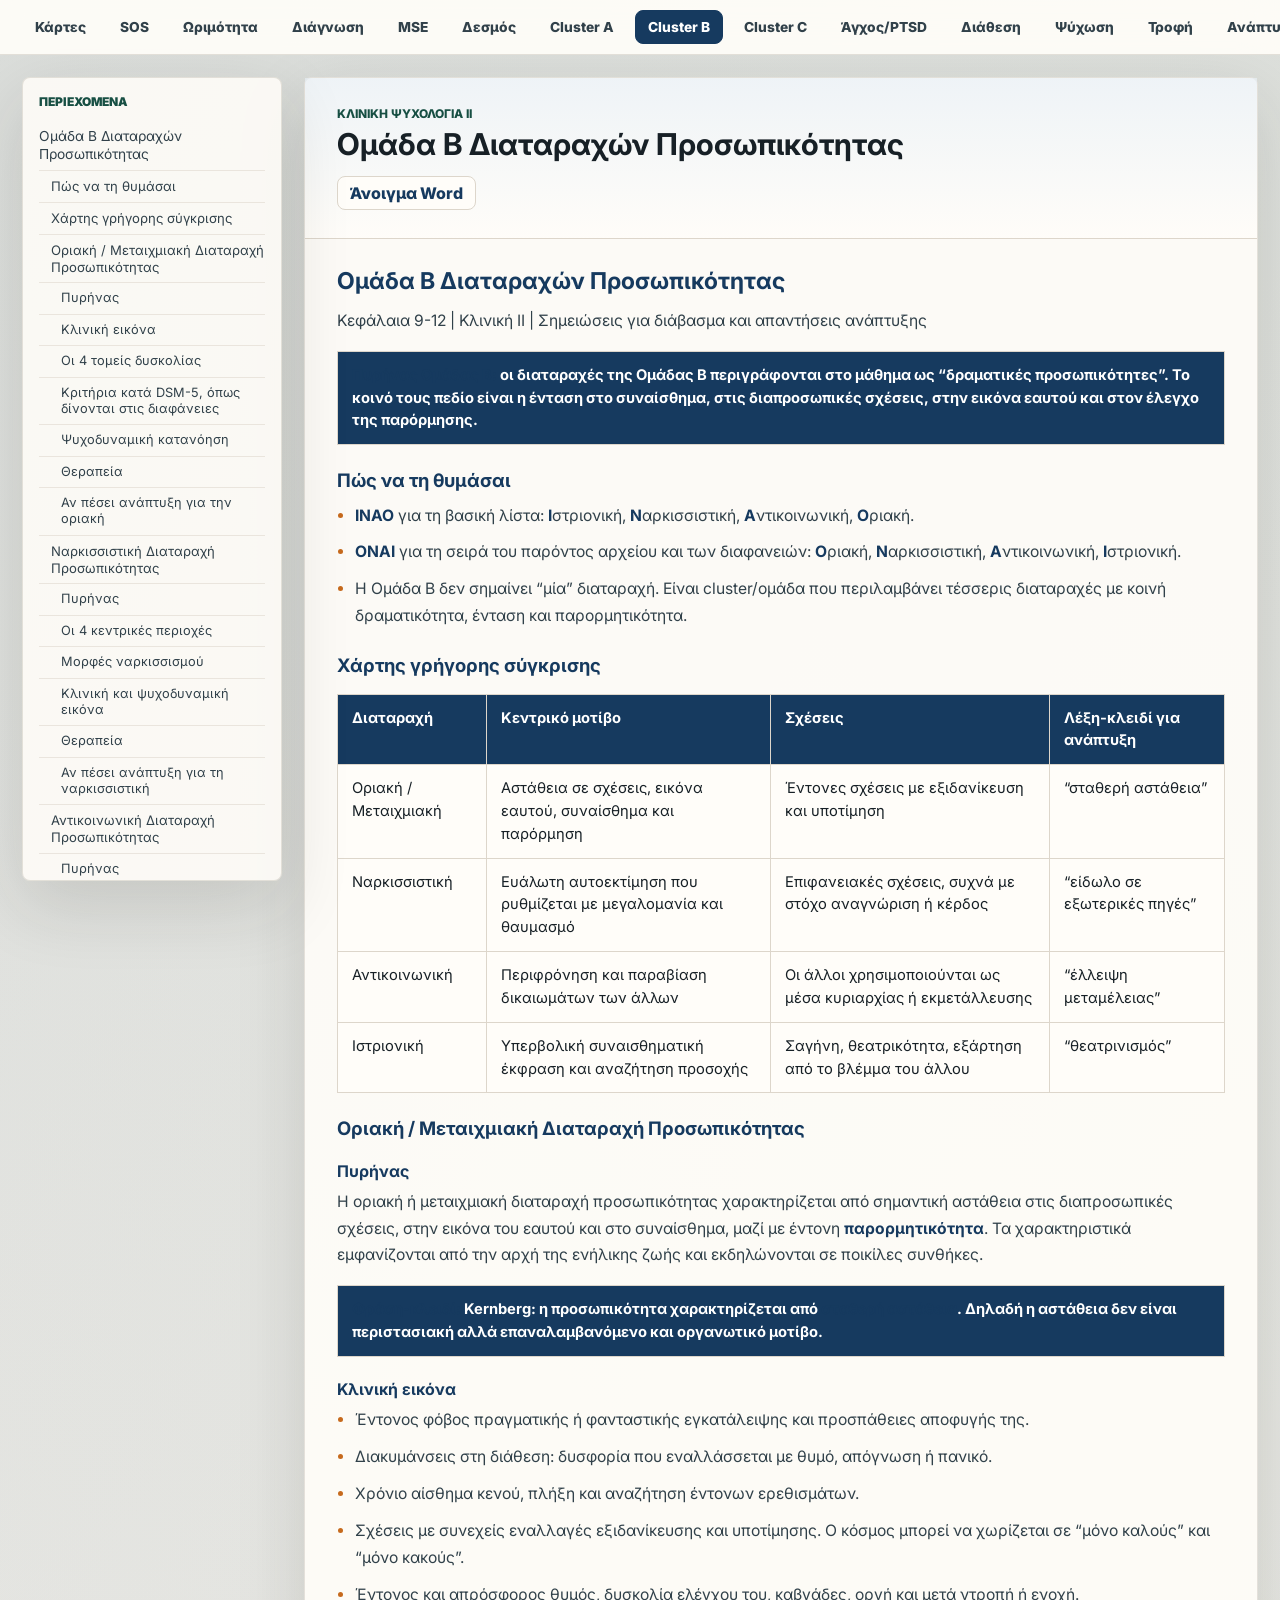
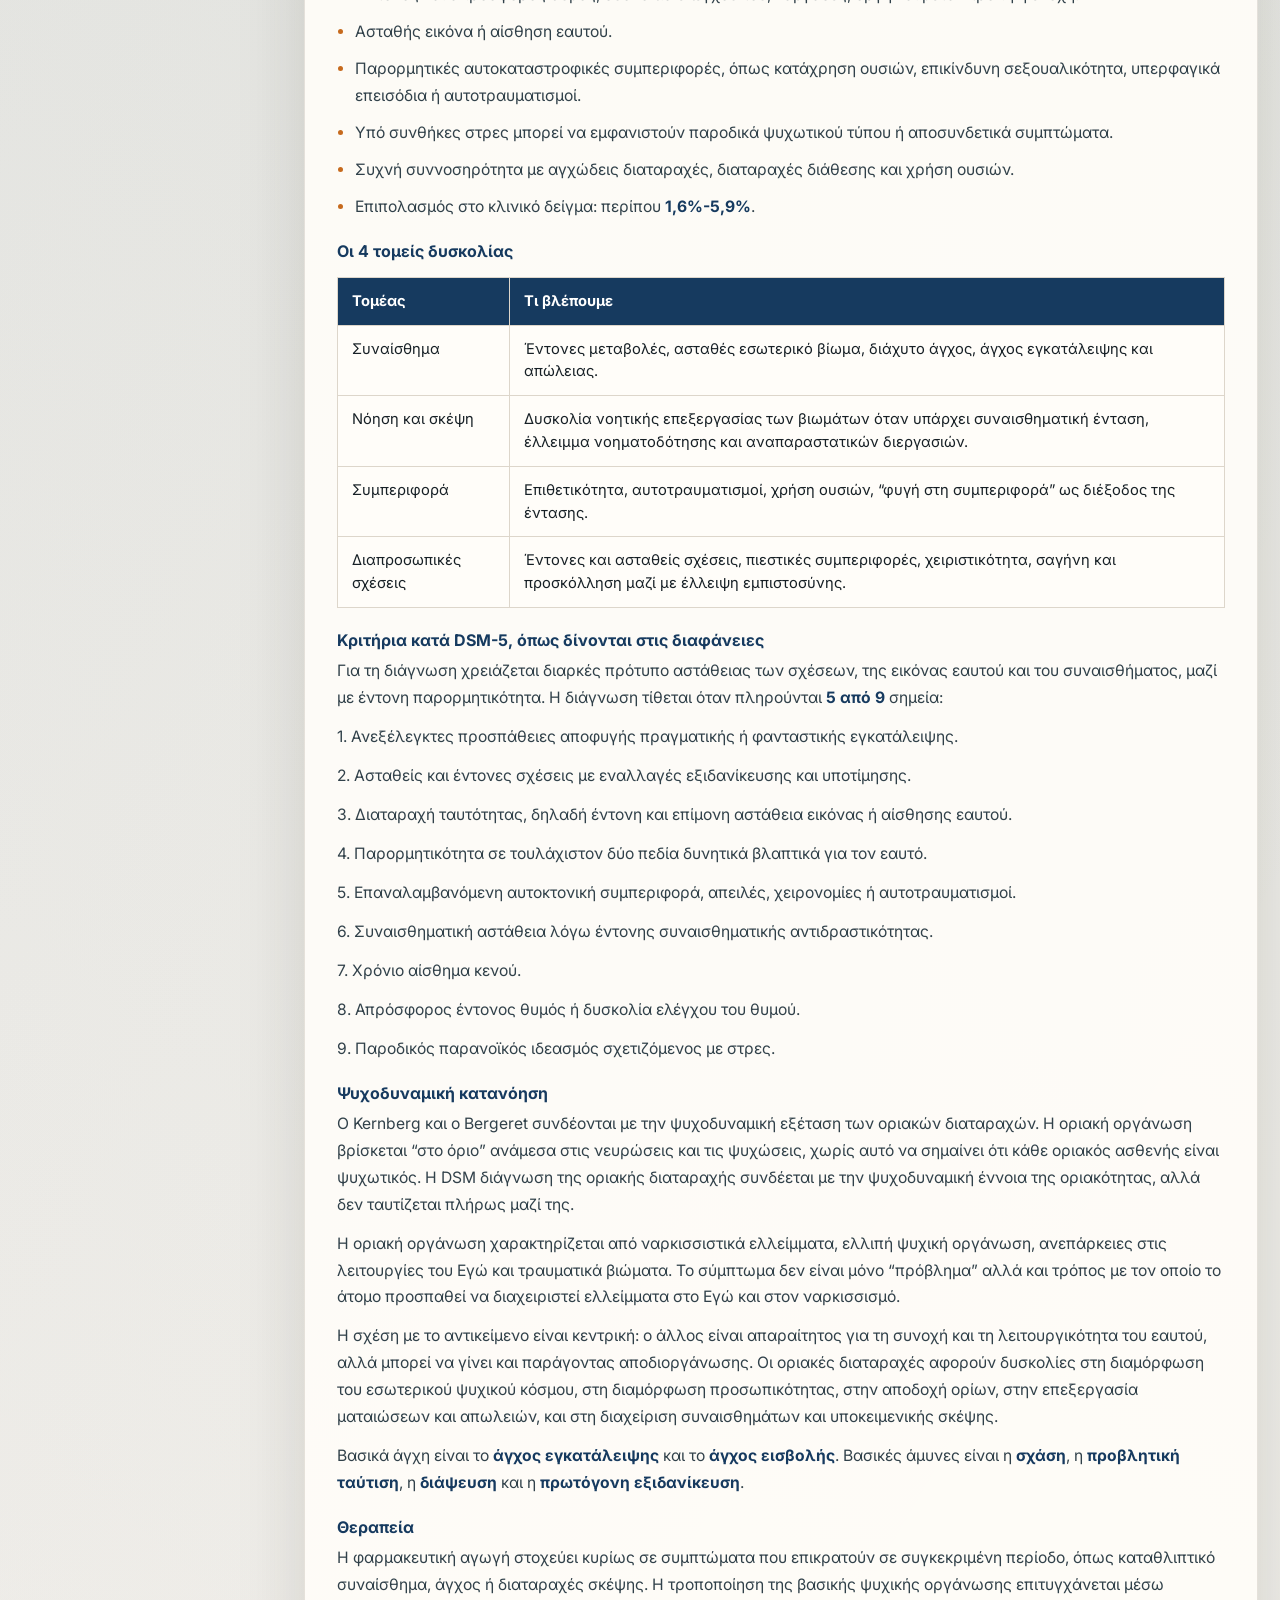
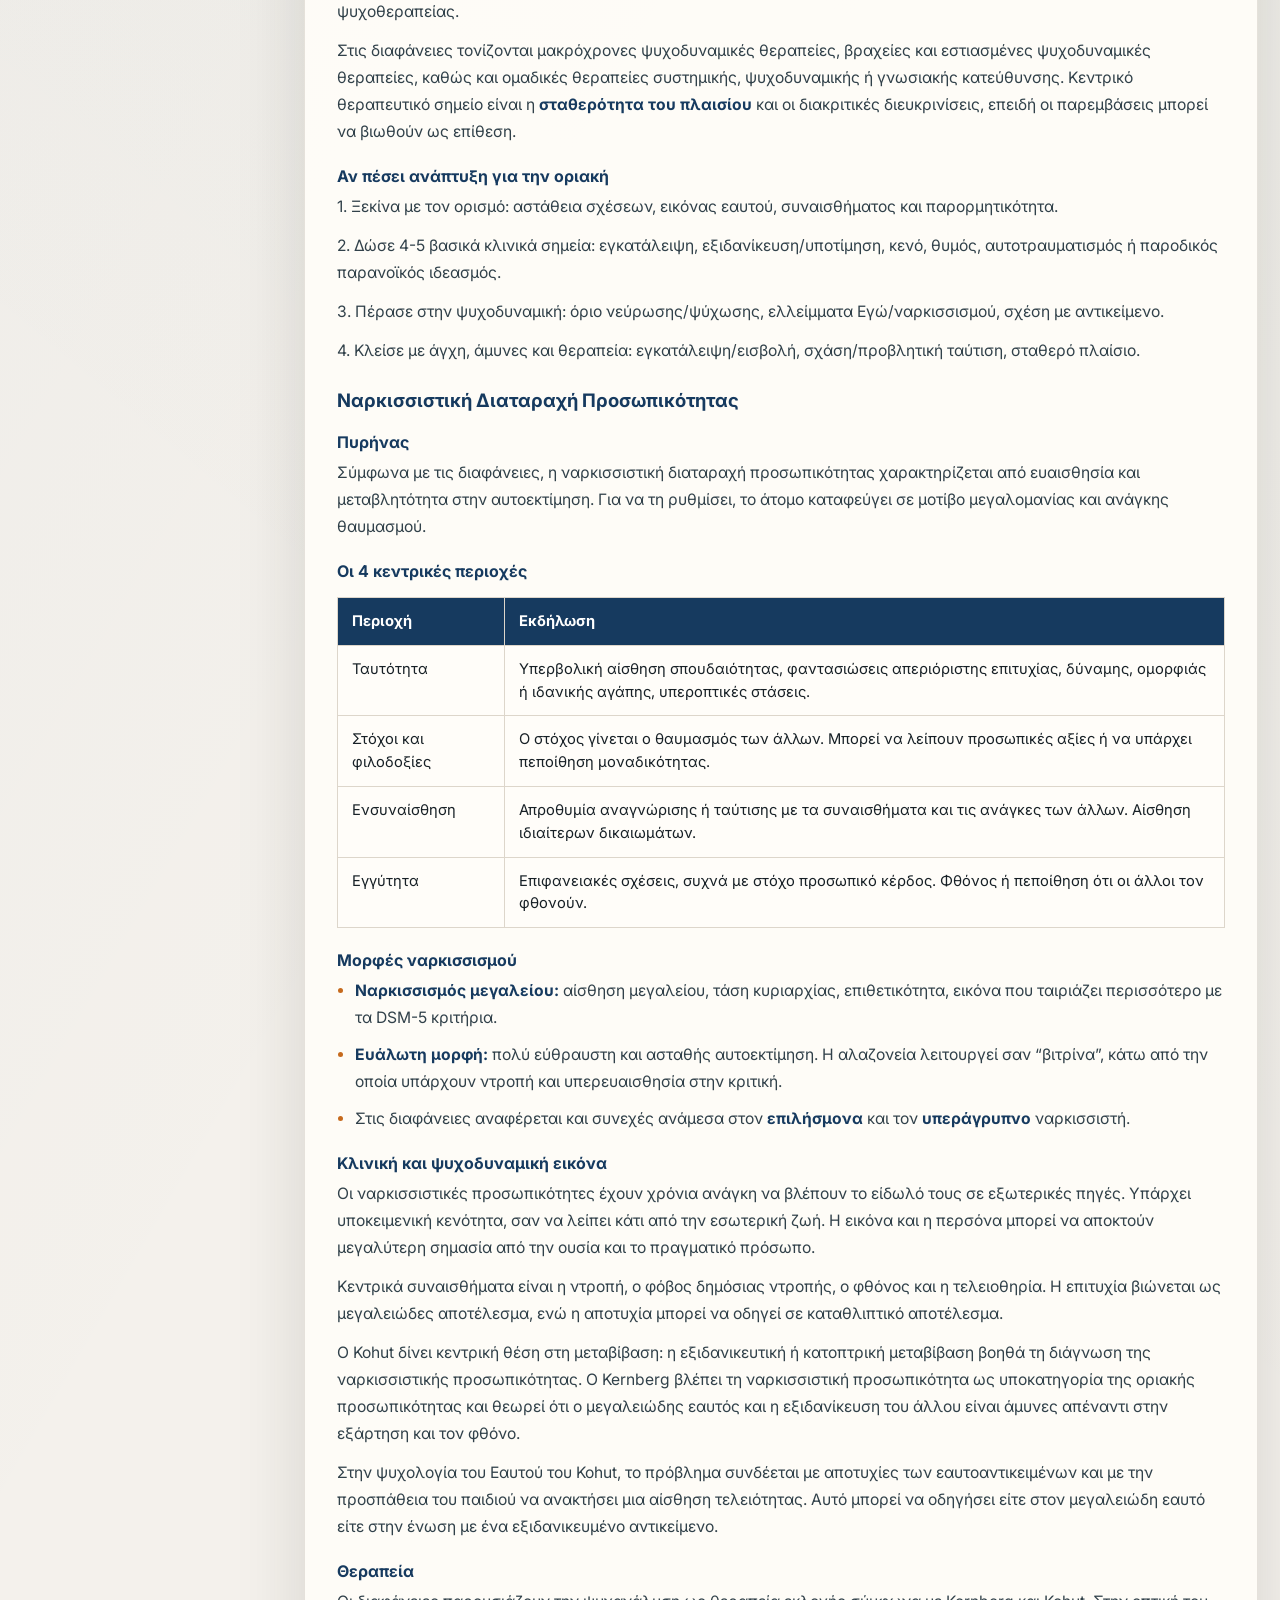
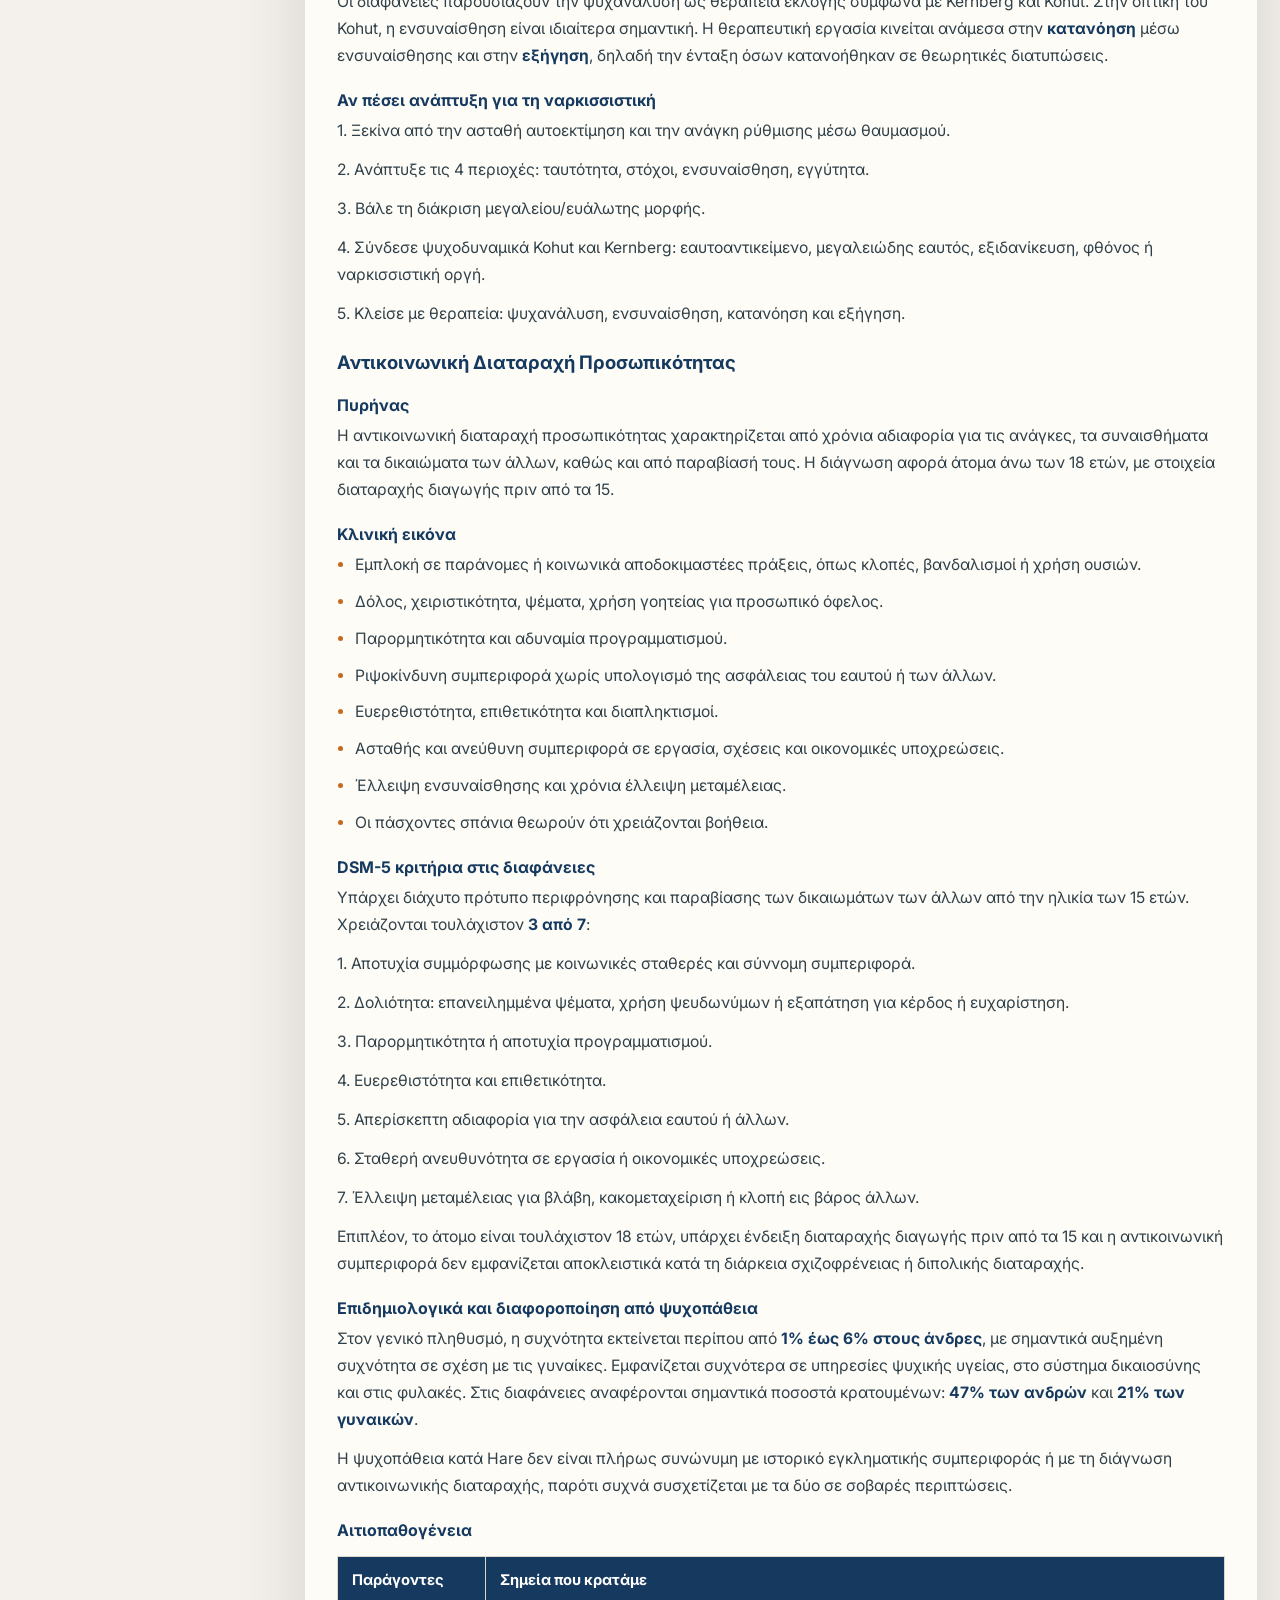
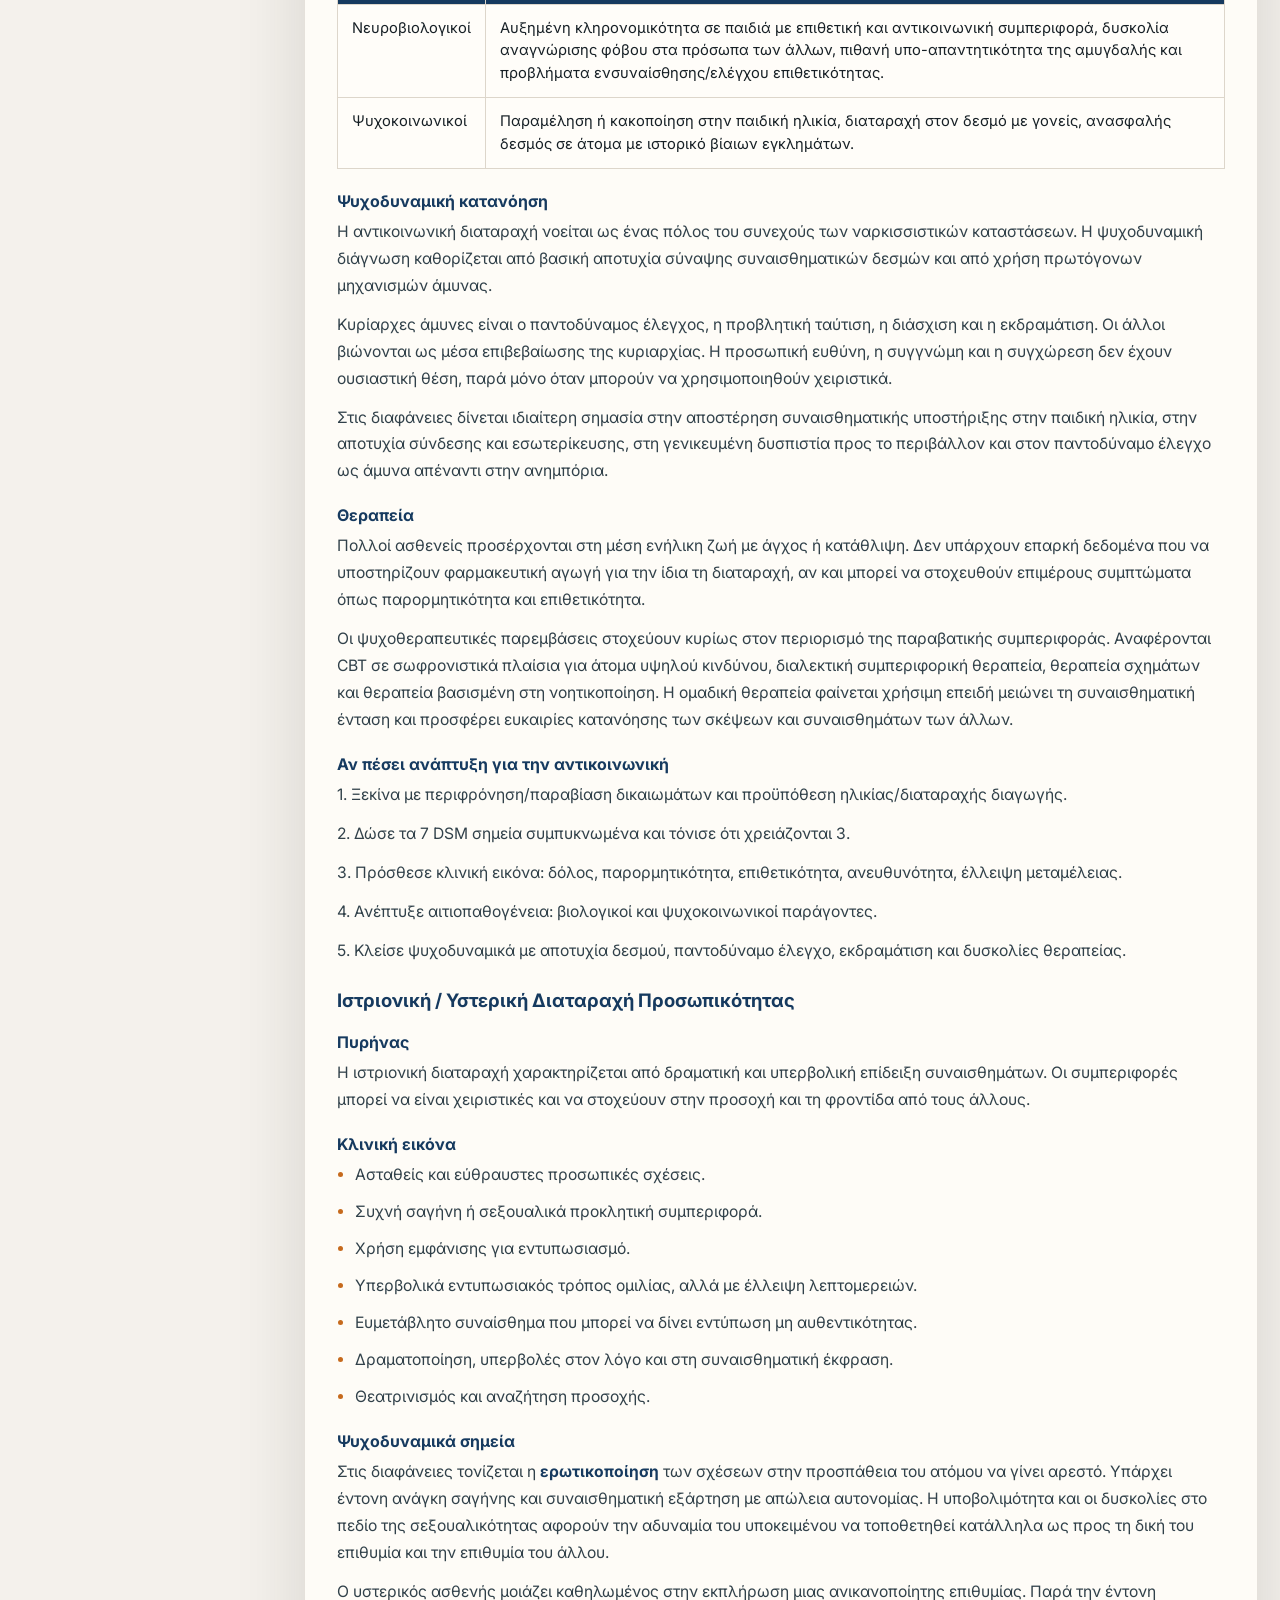
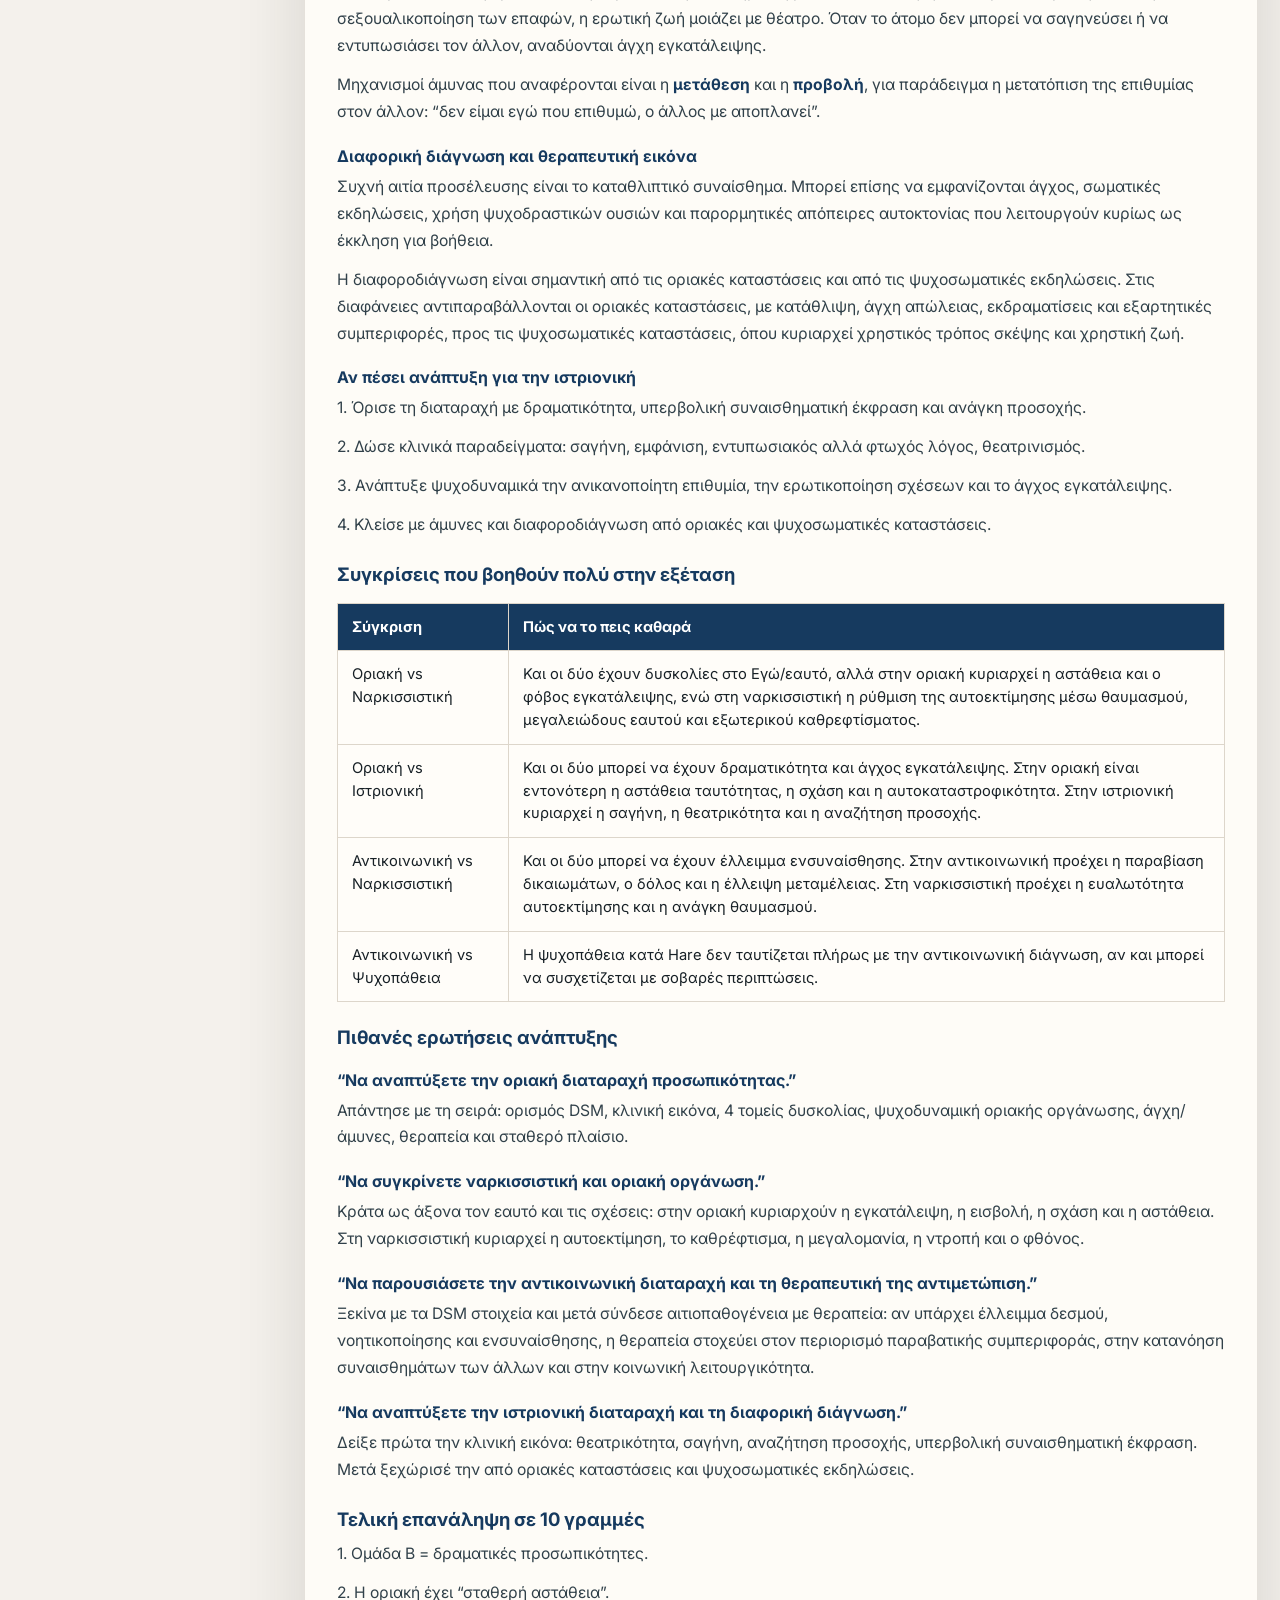
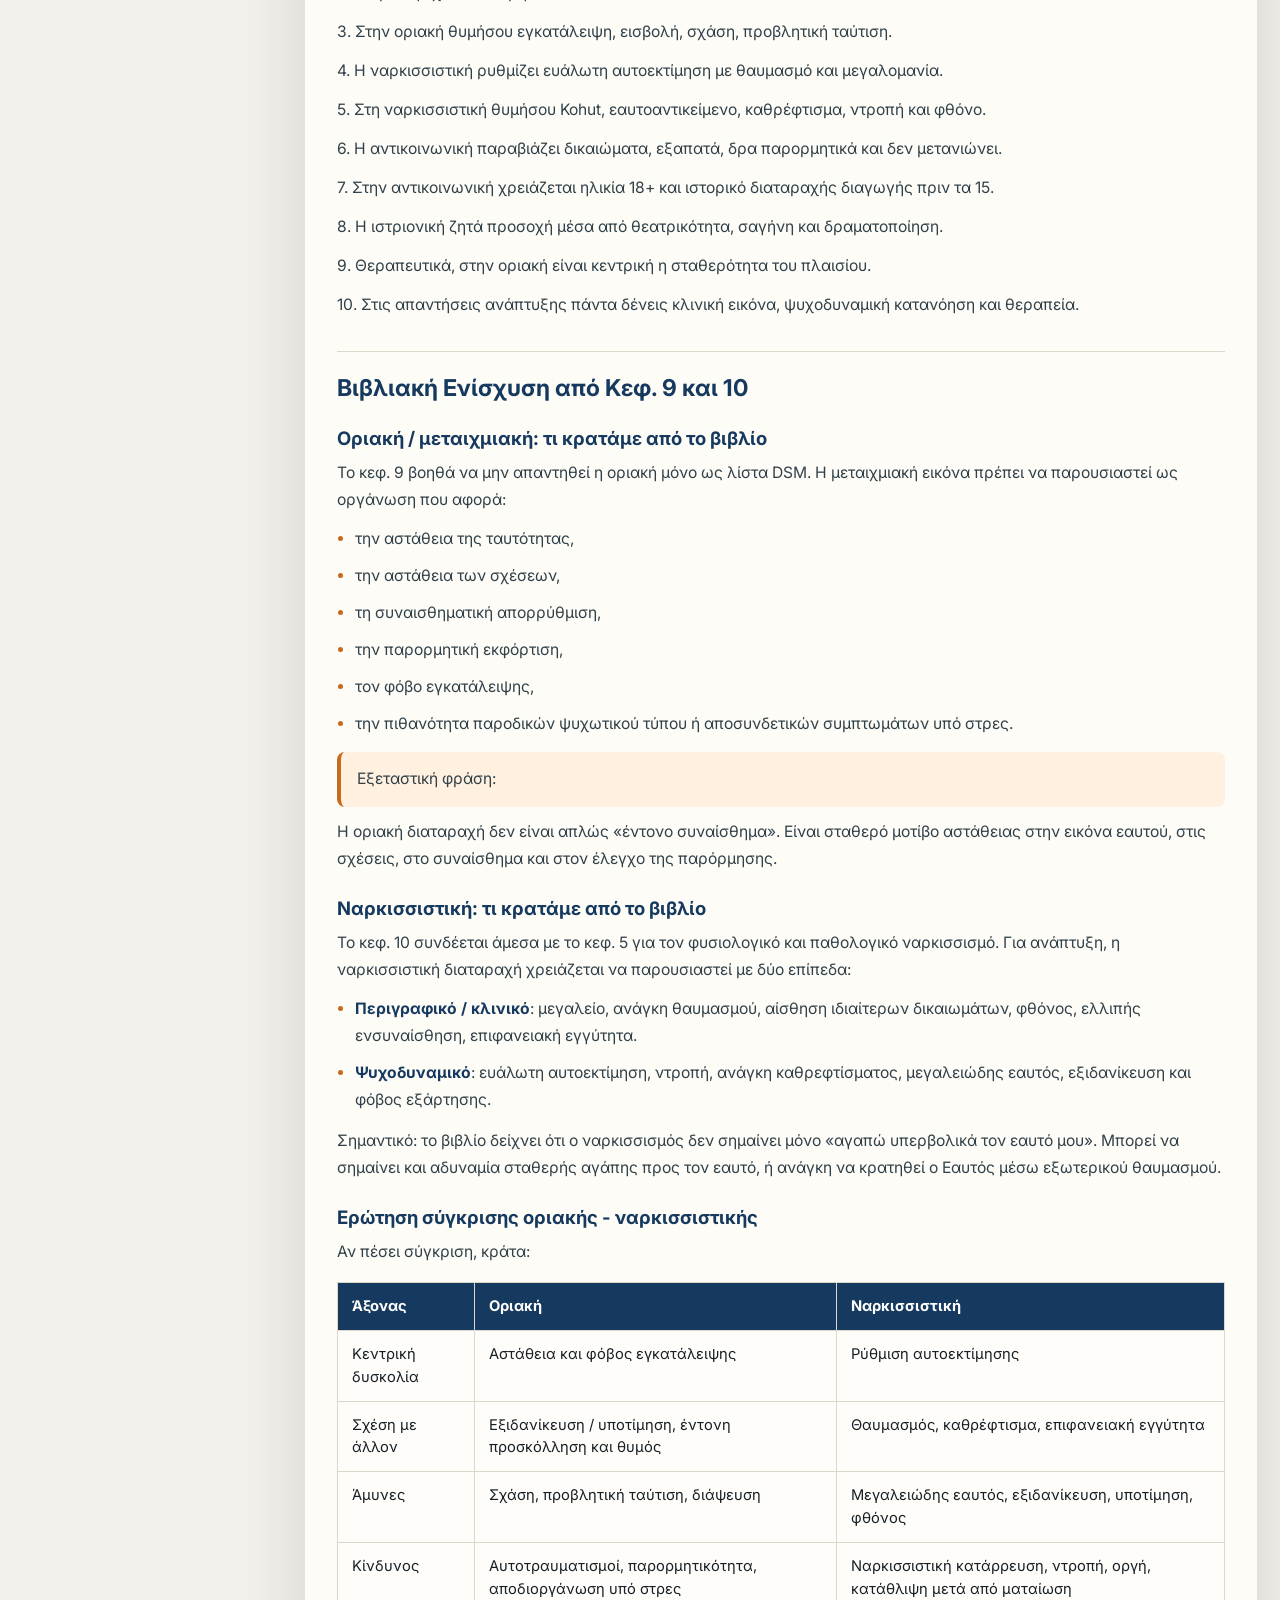
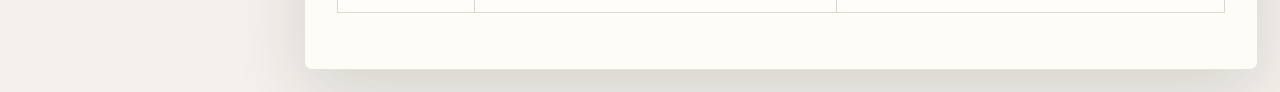
<file: notes/cluster-b.html>
<!doctype html>
<html lang="el">
  <head>
    <meta charset="utf-8" />
    <meta name="viewport" content="width=device-width, initial-scale=1" />
    <title>Ομάδα Β Διαταραχών Προσωπικότητας | Κλινική Ψυχολογία ΙΙ</title>
    <link rel="preconnect" href="https://fonts.googleapis.com" />
    <link rel="preconnect" href="https://fonts.gstatic.com" crossorigin />
    <link href="https://fonts.googleapis.com/css2?family=Inter:wght@400;500;600;700;800&family=Noto+Sans+Greek:wght@400;500;600;700;800&display=swap" rel="stylesheet" />
    <link rel="stylesheet" href="../styles.css" />
  </head>
  <body class="notes-page">
    <nav class="site-tabs" aria-label="Κύρια πλοήγηση"><div class="site-tabs-inner"><a class="nav-tab " href="../index.html">Κάρτες</a><a class="nav-tab " href="../notes/sos-development.html">SOS</a><a class="nav-tab " href="../notes/psychodynamic-maturity-self.html">Ωριμότητα</a><a class="nav-tab " href="../notes/diagnosis-clinical-assessment.html">Διάγνωση</a><a class="nav-tab " href="../notes/mental-status-examination.html">MSE</a><a class="nav-tab " href="../notes/attachment-theory.html">Δεσμός</a><a class="nav-tab " href="../notes/cluster-a.html">Cluster A</a><a class="nav-tab active" href="../notes/cluster-b.html">Cluster B</a><a class="nav-tab " href="../notes/cluster-c.html">Cluster C</a><a class="nav-tab " href="../notes/anxiety-ptsd.html">Άγχος/PTSD</a><a class="nav-tab " href="../notes/mood-disorders.html">Διάθεση</a><a class="nav-tab " href="../notes/psychotic-disorders.html">Ψύχωση</a><a class="nav-tab " href="../notes/eating-disorders.html">Τροφή</a><a class="nav-tab" href="../exam/development.html">Ανάπτυξης</a><a class="nav-tab" href="../exam/multiple-choice.html">Quiz Πολλαπλής</a></div></nav>
    <main class="notes-shell">
      <aside class="notes-toc" aria-label="Περιεχόμενα σελίδας">
        <p>Περιεχόμενα</p>
        <a class="toc-level-2" href="#ομάδα-β-διαταραχών-προσωπικότητας">Ομάδα Β Διαταραχών Προσωπικότητας</a>
<a class="toc-level-3" href="#πώς-να-τη-θυμάσαι">Πώς να τη θυμάσαι</a>
<a class="toc-level-3" href="#χάρτης-γρήγορης-σύγκρισης">Χάρτης γρήγορης σύγκρισης</a>
<a class="toc-level-3" href="#οριακή--μεταιχμιακή-διαταραχή-προσωπικότητας">Οριακή / Μεταιχμιακή Διαταραχή Προσωπικότητας</a>
<a class="toc-level-4" href="#πυρήνας">Πυρήνας</a>
<a class="toc-level-4" href="#κλινική-εικόνα">Κλινική εικόνα</a>
<a class="toc-level-4" href="#οι-4-τομείς-δυσκολίας">Οι 4 τομείς δυσκολίας</a>
<a class="toc-level-4" href="#κριτήρια-κατά-dsm-5-όπως-δίνονται-στις-διαφάνειες">Κριτήρια κατά DSM-5, όπως δίνονται στις διαφάνειες</a>
<a class="toc-level-4" href="#ψυχοδυναμική-κατανόηση">Ψυχοδυναμική κατανόηση</a>
<a class="toc-level-4" href="#θεραπεία">Θεραπεία</a>
<a class="toc-level-4" href="#αν-πέσει-ανάπτυξη-για-την-οριακή">Αν πέσει ανάπτυξη για την οριακή</a>
<a class="toc-level-3" href="#ναρκισσιστική-διαταραχή-προσωπικότητας">Ναρκισσιστική Διαταραχή Προσωπικότητας</a>
<a class="toc-level-4" href="#πυρήνας-2">Πυρήνας</a>
<a class="toc-level-4" href="#οι-4-κεντρικές-περιοχές">Οι 4 κεντρικές περιοχές</a>
<a class="toc-level-4" href="#μορφές-ναρκισσισμού">Μορφές ναρκισσισμού</a>
<a class="toc-level-4" href="#κλινική-και-ψυχοδυναμική-εικόνα">Κλινική και ψυχοδυναμική εικόνα</a>
<a class="toc-level-4" href="#θεραπεία-2">Θεραπεία</a>
<a class="toc-level-4" href="#αν-πέσει-ανάπτυξη-για-τη-ναρκισσιστική">Αν πέσει ανάπτυξη για τη ναρκισσιστική</a>
<a class="toc-level-3" href="#αντικοινωνική-διαταραχή-προσωπικότητας">Αντικοινωνική Διαταραχή Προσωπικότητας</a>
<a class="toc-level-4" href="#πυρήνας-3">Πυρήνας</a>
<a class="toc-level-4" href="#κλινική-εικόνα-2">Κλινική εικόνα</a>
<a class="toc-level-4" href="#dsm-5-κριτήρια-στις-διαφάνειες">DSM-5 κριτήρια στις διαφάνειες</a>
<a class="toc-level-4" href="#επιδημιολογικά-και-διαφοροποίηση-από-ψυχοπάθεια">Επιδημιολογικά και διαφοροποίηση από ψυχοπάθεια</a>
<a class="toc-level-4" href="#αιτιοπαθογένεια">Αιτιοπαθογένεια</a>
<a class="toc-level-4" href="#ψυχοδυναμική-κατανόηση-2">Ψυχοδυναμική κατανόηση</a>
<a class="toc-level-4" href="#θεραπεία-3">Θεραπεία</a>
<a class="toc-level-4" href="#αν-πέσει-ανάπτυξη-για-την-αντικοινωνική">Αν πέσει ανάπτυξη για την αντικοινωνική</a>
<a class="toc-level-3" href="#ιστριονική--υστερική-διαταραχή-προσωπικότητας">Ιστριονική / Υστερική Διαταραχή Προσωπικότητας</a>
<a class="toc-level-4" href="#πυρήνας-4">Πυρήνας</a>
<a class="toc-level-4" href="#κλινική-εικόνα-3">Κλινική εικόνα</a>
<a class="toc-level-4" href="#ψυχοδυναμικά-σημεία">Ψυχοδυναμικά σημεία</a>
<a class="toc-level-4" href="#διαφορική-διάγνωση-και-θεραπευτική-εικόνα">Διαφορική διάγνωση και θεραπευτική εικόνα</a>
<a class="toc-level-4" href="#αν-πέσει-ανάπτυξη-για-την-ιστριονική">Αν πέσει ανάπτυξη για την ιστριονική</a>
<a class="toc-level-3" href="#συγκρίσεις-που-βοηθούν-πολύ-στην-εξέταση">Συγκρίσεις που βοηθούν πολύ στην εξέταση</a>
<a class="toc-level-3" href="#πιθανές-ερωτήσεις-ανάπτυξης">Πιθανές ερωτήσεις ανάπτυξης</a>
<a class="toc-level-4" href="#να-αναπτύξετε-την-οριακή-διαταραχή-προσωπικότητας">“Να αναπτύξετε την οριακή διαταραχή προσωπικότητας.”</a>
<a class="toc-level-4" href="#να-συγκρίνετε-ναρκισσιστική-και-οριακή-οργάνωση">“Να συγκρίνετε ναρκισσιστική και οριακή οργάνωση.”</a>
<a class="toc-level-4" href="#να-παρουσιάσετε-την-αντικοινωνική-διαταραχή-και-τη-θεραπευτική-της-αντιμετώπιση">“Να παρουσιάσετε την αντικοινωνική διαταραχή και τη θεραπευτική της αντιμετώπιση.”</a>
<a class="toc-level-4" href="#να-αναπτύξετε-την-ιστριονική-διαταραχή-και-τη-διαφορική-διάγνωση">“Να αναπτύξετε την ιστριονική διαταραχή και τη διαφορική διάγνωση.”</a>
<a class="toc-level-3" href="#τελική-επανάληψη-σε-10-γραμμές">Τελική επανάληψη σε 10 γραμμές</a>
      </aside>
      <article class="notes-article">
        <header class="notes-hero">
          <p class="course-label">Κλινική Ψυχολογία ΙΙ</p>
          <h1>Ομάδα Β Διαταραχών Προσωπικότητας</h1>
          <a class="word-download" href="../downloads/Σημειώσεις_Ομάδα_Β_Διαταραχές_Προσωπικότητας.docx">Άνοιγμα Word</a>
        </header>
        <div class="notes-content">
          <h2 id="ομάδα-β-διαταραχών-προσωπικότητας">Ομάδα Β Διαταραχών Προσωπικότητας</h2>
<p>Κεφάλαια 9-12 | Κλινική ΙΙ | Σημειώσεις για διάβασμα και απαντήσεις ανάπτυξης</p>
<div class="table-wrap"><table><tr><th><strong>Πυρήνας Ομάδας Β:</strong> οι διαταραχές της Ομάδας Β περιγράφονται στο μάθημα ως “δραματικές προσωπικότητες”. Το κοινό τους πεδίο είναι η ένταση στο συναίσθημα, στις διαπροσωπικές σχέσεις, στην εικόνα εαυτού και στον έλεγχο της παρόρμησης.</th></tr></table></div>
<h3 id="πώς-να-τη-θυμάσαι">Πώς να τη θυμάσαι</h3>
<ul>
<li><strong>ΙΝΑΟ</strong> για τη βασική λίστα: <strong>Ι</strong>στριονική, <strong>Ν</strong>αρκισσιστική, <strong>Α</strong>ντικοινωνική, <strong>Ο</strong>ριακή.</li>
<li><strong>ΟΝΑΙ</strong> για τη σειρά του παρόντος αρχείου και των διαφανειών: <strong>Ο</strong>ριακή, <strong>Ν</strong>αρκισσιστική, <strong>Α</strong>ντικοινωνική, <strong>Ι</strong>στριονική.</li>
<li>Η Ομάδα Β δεν σημαίνει “μία” διαταραχή. Είναι cluster/ομάδα που περιλαμβάνει τέσσερις διαταραχές με κοινή δραματικότητα, ένταση και παρορμητικότητα.</li>
</ul>
<h3 id="χάρτης-γρήγορης-σύγκρισης">Χάρτης γρήγορης σύγκρισης</h3>
<div class="table-wrap"><table><tr><th><strong><span style="color: #FFFFFF">Διαταραχή</span></strong></th><th><strong><span style="color: #FFFFFF">Κεντρικό μοτίβο</span></strong></th><th><strong><span style="color: #FFFFFF">Σχέσεις</span></strong></th><th><strong><span style="color: #FFFFFF">Λέξη-κλειδί για ανάπτυξη</span></strong></th></tr><tr><td>Οριακή / Μεταιχμιακή</td><td>Αστάθεια σε σχέσεις, εικόνα εαυτού, συναίσθημα και παρόρμηση</td><td>Έντονες σχέσεις με εξιδανίκευση και υποτίμηση</td><td>“σταθερή αστάθεια”</td></tr><tr><td>Ναρκισσιστική</td><td>Ευάλωτη αυτοεκτίμηση που ρυθμίζεται με μεγαλομανία και θαυμασμό</td><td>Επιφανειακές σχέσεις, συχνά με στόχο αναγνώριση ή κέρδος</td><td>“είδωλο σε εξωτερικές πηγές”</td></tr><tr><td>Αντικοινωνική</td><td>Περιφρόνηση και παραβίαση δικαιωμάτων των άλλων</td><td>Οι άλλοι χρησιμοποιούνται ως μέσα κυριαρχίας ή εκμετάλλευσης</td><td>“έλλειψη μεταμέλειας”</td></tr><tr><td>Ιστριονική</td><td>Υπερβολική συναισθηματική έκφραση και αναζήτηση προσοχής</td><td>Σαγήνη, θεατρικότητα, εξάρτηση από το βλέμμα του άλλου</td><td>“θεατρινισμός”</td></tr></table></div>
<h3 id="οριακή--μεταιχμιακή-διαταραχή-προσωπικότητας">Οριακή / Μεταιχμιακή Διαταραχή Προσωπικότητας</h3>
<h4 id="πυρήνας">Πυρήνας</h4>
<p>Η οριακή ή μεταιχμιακή διαταραχή προσωπικότητας χαρακτηρίζεται από σημαντική αστάθεια στις διαπροσωπικές σχέσεις, στην εικόνα του εαυτού και στο συναίσθημα, μαζί με έντονη <strong>παρορμητικότητα</strong>. Τα χαρακτηριστικά εμφανίζονται από την αρχή της ενήλικης ζωής και εκδηλώνονται σε ποικίλες συνθήκες.</p>
<div class="table-wrap"><table><tr><th><strong>Φράση-κλειδί:</strong> Kernberg: η προσωπικότητα χαρακτηρίζεται από <strong>σταθερή αστάθεια</strong>. Δηλαδή η αστάθεια δεν είναι περιστασιακή αλλά επαναλαμβανόμενο και οργανωτικό μοτίβο.</th></tr></table></div>
<h4 id="κλινική-εικόνα">Κλινική εικόνα</h4>
<ul>
<li>Έντονος φόβος πραγματικής ή φανταστικής εγκατάλειψης και προσπάθειες αποφυγής της.</li>
<li>Διακυμάνσεις στη διάθεση: δυσφορία που εναλλάσσεται με θυμό, απόγνωση ή πανικό.</li>
<li>Χρόνιο αίσθημα κενού, πλήξη και αναζήτηση έντονων ερεθισμάτων.</li>
<li>Σχέσεις με συνεχείς εναλλαγές εξιδανίκευσης και υποτίμησης. Ο κόσμος μπορεί να χωρίζεται σε “μόνο καλούς” και “μόνο κακούς”.</li>
<li>Έντονος και απρόσφορος θυμός, δυσκολία ελέγχου του, καβγάδες, οργή και μετά ντροπή ή ενοχή.</li>
<li>Ασταθής εικόνα ή αίσθηση εαυτού.</li>
<li>Παρορμητικές αυτοκαταστροφικές συμπεριφορές, όπως κατάχρηση ουσιών, επικίνδυνη σεξουαλικότητα, υπερφαγικά επεισόδια ή αυτοτραυματισμοί.</li>
<li>Υπό συνθήκες στρες μπορεί να εμφανιστούν παροδικά ψυχωτικού τύπου ή αποσυνδετικά συμπτώματα.</li>
<li>Συχνή συννοσηρότητα με αγχώδεις διαταραχές, διαταραχές διάθεσης και χρήση ουσιών.</li>
<li>Επιπολασμός στο κλινικό δείγμα: περίπου <strong>1,6%-5,9%</strong>.</li>
</ul>
<h4 id="οι-4-τομείς-δυσκολίας">Οι 4 τομείς δυσκολίας</h4>
<div class="table-wrap"><table><tr><th><strong><span style="color: #FFFFFF">Τομέας</span></strong></th><th><strong><span style="color: #FFFFFF">Τι βλέπουμε</span></strong></th></tr><tr><td>Συναίσθημα</td><td>Έντονες μεταβολές, ασταθές εσωτερικό βίωμα, διάχυτο άγχος, άγχος εγκατάλειψης και απώλειας.</td></tr><tr><td>Νόηση και σκέψη</td><td>Δυσκολία νοητικής επεξεργασίας των βιωμάτων όταν υπάρχει συναισθηματική ένταση, έλλειμμα νοηματοδότησης και αναπαραστατικών διεργασιών.</td></tr><tr><td>Συμπεριφορά</td><td>Επιθετικότητα, αυτοτραυματισμοί, χρήση ουσιών, “φυγή στη συμπεριφορά” ως διέξοδος της έντασης.</td></tr><tr><td>Διαπροσωπικές σχέσεις</td><td>Έντονες και ασταθείς σχέσεις, πιεστικές συμπεριφορές, χειριστικότητα, σαγήνη και προσκόλληση μαζί με έλλειψη εμπιστοσύνης.</td></tr></table></div>
<h4 id="κριτήρια-κατά-dsm-5-όπως-δίνονται-στις-διαφάνειες">Κριτήρια κατά DSM-5, όπως δίνονται στις διαφάνειες</h4>
<p>Για τη διάγνωση χρειάζεται διαρκές πρότυπο αστάθειας των σχέσεων, της εικόνας εαυτού και του συναισθήματος, μαζί με έντονη παρορμητικότητα. Η διάγνωση τίθεται όταν πληρούνται <strong>5 από 9</strong> σημεία:</p>
<p>1. Ανεξέλεγκτες προσπάθειες αποφυγής πραγματικής ή φανταστικής εγκατάλειψης.</p>
<p>2. Ασταθείς και έντονες σχέσεις με εναλλαγές εξιδανίκευσης και υποτίμησης.</p>
<p>3. Διαταραχή ταυτότητας, δηλαδή έντονη και επίμονη αστάθεια εικόνας ή αίσθησης εαυτού.</p>
<p>4. Παρορμητικότητα σε τουλάχιστον δύο πεδία δυνητικά βλαπτικά για τον εαυτό.</p>
<p>5. Επαναλαμβανόμενη αυτοκτονική συμπεριφορά, απειλές, χειρονομίες ή αυτοτραυματισμοί.</p>
<p>6. Συναισθηματική αστάθεια λόγω έντονης συναισθηματικής αντιδραστικότητας.</p>
<p>7. Χρόνιο αίσθημα κενού.</p>
<p>8. Απρόσφορος έντονος θυμός ή δυσκολία ελέγχου του θυμού.</p>
<p>9. Παροδικός παρανοϊκός ιδεασμός σχετιζόμενος με στρες.</p>
<h4 id="ψυχοδυναμική-κατανόηση">Ψυχοδυναμική κατανόηση</h4>
<p>Ο Kernberg και ο Bergeret συνδέονται με την ψυχοδυναμική εξέταση των οριακών διαταραχών. Η οριακή οργάνωση βρίσκεται “στο όριο” ανάμεσα στις νευρώσεις και τις ψυχώσεις, χωρίς αυτό να σημαίνει ότι κάθε οριακός ασθενής είναι ψυχωτικός. Η DSM διάγνωση της οριακής διαταραχής συνδέεται με την ψυχοδυναμική έννοια της οριακότητας, αλλά δεν ταυτίζεται πλήρως μαζί της.</p>
<p>Η οριακή οργάνωση χαρακτηρίζεται από ναρκισσιστικά ελλείμματα, ελλιπή ψυχική οργάνωση, ανεπάρκειες στις λειτουργίες του Εγώ και τραυματικά βιώματα. Το σύμπτωμα δεν είναι μόνο “πρόβλημα” αλλά και τρόπος με τον οποίο το άτομο προσπαθεί να διαχειριστεί ελλείμματα στο Εγώ και στον ναρκισσισμό.</p>
<p>Η σχέση με το αντικείμενο είναι κεντρική: ο άλλος είναι απαραίτητος για τη συνοχή και τη λειτουργικότητα του εαυτού, αλλά μπορεί να γίνει και παράγοντας αποδιοργάνωσης. Οι οριακές διαταραχές αφορούν δυσκολίες στη διαμόρφωση του εσωτερικού ψυχικού κόσμου, στη διαμόρφωση προσωπικότητας, στην αποδοχή ορίων, στην επεξεργασία ματαιώσεων και απωλειών, και στη διαχείριση συναισθημάτων και υποκειμενικής σκέψης.</p>
<p>Βασικά άγχη είναι το <strong>άγχος εγκατάλειψης</strong> και το <strong>άγχος εισβολής</strong>. Βασικές άμυνες είναι η <strong>σχάση</strong>, η <strong>προβλητική</strong><strong> ταύτιση</strong>, η <strong>διάψευση</strong> και η <strong>πρωτόγονη εξιδανίκευση</strong>.</p>
<h4 id="θεραπεία">Θεραπεία</h4>
<p>Η φαρμακευτική αγωγή στοχεύει κυρίως σε συμπτώματα που επικρατούν σε συγκεκριμένη περίοδο, όπως καταθλιπτικό συναίσθημα, άγχος ή διαταραχές σκέψης. Η τροποποίηση της βασικής ψυχικής οργάνωσης επιτυγχάνεται μέσω ψυχοθεραπείας.</p>
<p>Στις διαφάνειες τονίζονται μακρόχρονες ψυχοδυναμικές θεραπείες, βραχείες και εστιασμένες ψυχοδυναμικές θεραπείες, καθώς και ομαδικές θεραπείες συστημικής, ψυχοδυναμικής ή γνωσιακής κατεύθυνσης. Κεντρικό θεραπευτικό σημείο είναι η <strong>σταθερότητα του πλαισίου</strong> και οι διακριτικές διευκρινίσεις, επειδή οι παρεμβάσεις μπορεί να βιωθούν ως επίθεση.</p>
<h4 id="αν-πέσει-ανάπτυξη-για-την-οριακή">Αν πέσει ανάπτυξη για την οριακή</h4>
<p>1. Ξεκίνα με τον ορισμό: αστάθεια σχέσεων, εικόνας εαυτού, συναισθήματος και παρορμητικότητα.</p>
<p>2. Δώσε 4-5 βασικά κλινικά σημεία: εγκατάλειψη, εξιδανίκευση/υποτίμηση, κενό, θυμός, αυτοτραυματισμός ή παροδικός παρανοϊκός ιδεασμός.</p>
<p>3. Πέρασε στην ψυχοδυναμική: όριο νεύρωσης/ψύχωσης, ελλείμματα Εγώ/ναρκισσισμού, σχέση με αντικείμενο.</p>
<p>4. Κλείσε με άγχη, άμυνες και θεραπεία: εγκατάλειψη/εισβολή, σχάση/προβλητική ταύτιση, σταθερό πλαίσιο.</p>
<h3 id="ναρκισσιστική-διαταραχή-προσωπικότητας">Ναρκισσιστική Διαταραχή Προσωπικότητας</h3>
<h4 id="πυρήνας-2">Πυρήνας</h4>
<p>Σύμφωνα με τις διαφάνειες, η ναρκισσιστική διαταραχή προσωπικότητας χαρακτηρίζεται από ευαισθησία και μεταβλητότητα στην αυτοεκτίμηση. Για να τη ρυθμίσει, το άτομο καταφεύγει σε μοτίβο μεγαλομανίας και ανάγκης θαυμασμού.</p>
<h4 id="οι-4-κεντρικές-περιοχές">Οι 4 κεντρικές περιοχές</h4>
<div class="table-wrap"><table><tr><th><strong><span style="color: #FFFFFF">Περιοχή</span></strong></th><th><strong><span style="color: #FFFFFF">Εκδήλωση</span></strong></th></tr><tr><td>Ταυτότητα</td><td>Υπερβολική αίσθηση σπουδαιότητας, φαντασιώσεις απεριόριστης επιτυχίας, δύναμης, ομορφιάς ή ιδανικής αγάπης, υπεροπτικές στάσεις.</td></tr><tr><td>Στόχοι και φιλοδοξίες</td><td>Ο στόχος γίνεται ο θαυμασμός των άλλων. Μπορεί να λείπουν προσωπικές αξίες ή να υπάρχει πεποίθηση μοναδικότητας.</td></tr><tr><td>Ενσυναίσθηση</td><td>Απροθυμία αναγνώρισης ή ταύτισης με τα συναισθήματα και τις ανάγκες των άλλων. Αίσθηση ιδιαίτερων δικαιωμάτων.</td></tr><tr><td>Εγγύτητα</td><td>Επιφανειακές σχέσεις, συχνά με στόχο προσωπικό κέρδος. Φθόνος ή πεποίθηση ότι οι άλλοι τον φθονούν.</td></tr></table></div>
<h4 id="μορφές-ναρκισσισμού">Μορφές ναρκισσισμού</h4>
<ul>
<li><strong>Ναρκισσισμός μεγαλείου:</strong> αίσθηση μεγαλείου, τάση κυριαρχίας, επιθετικότητα, εικόνα που ταιριάζει περισσότερο με τα DSM-5 κριτήρια.</li>
<li><strong>Ευάλωτη μορφή:</strong> πολύ εύθραυστη και ασταθής αυτοεκτίμηση. Η αλαζονεία λειτουργεί σαν “βιτρίνα”, κάτω από την οποία υπάρχουν ντροπή και υπερευαισθησία στην κριτική.</li>
<li>Στις διαφάνειες αναφέρεται και συνεχές ανάμεσα στον <strong>επιλήσμονα</strong> και τον <strong>υπεράγρυπνο</strong> ναρκισσιστή.</li>
</ul>
<h4 id="κλινική-και-ψυχοδυναμική-εικόνα">Κλινική και ψυχοδυναμική εικόνα</h4>
<p>Οι ναρκισσιστικές προσωπικότητες έχουν χρόνια ανάγκη να βλέπουν το είδωλό τους σε εξωτερικές πηγές. Υπάρχει υποκειμενική κενότητα, σαν να λείπει κάτι από την εσωτερική ζωή. Η εικόνα και η περσόνα μπορεί να αποκτούν μεγαλύτερη σημασία από την ουσία και το πραγματικό πρόσωπο.</p>
<p>Κεντρικά συναισθήματα είναι η ντροπή, ο φόβος δημόσιας ντροπής, ο φθόνος και η τελειοθηρία. Η επιτυχία βιώνεται ως μεγαλειώδες αποτέλεσμα, ενώ η αποτυχία μπορεί να οδηγεί σε καταθλιπτικό αποτέλεσμα.</p>
<p>Ο Kohut δίνει κεντρική θέση στη μεταβίβαση: η εξιδανικευτική ή κατοπτρική μεταβίβαση βοηθά τη διάγνωση της ναρκισσιστικής προσωπικότητας. Ο Kernberg βλέπει τη ναρκισσιστική προσωπικότητα ως υποκατηγορία της οριακής προσωπικότητας και θεωρεί ότι ο μεγαλειώδης εαυτός και η εξιδανίκευση του άλλου είναι άμυνες απέναντι στην εξάρτηση και τον φθόνο.</p>
<p>Στην ψυχολογία του Εαυτού του Kohut, το πρόβλημα συνδέεται με αποτυχίες των εαυτοαντικειμένων και με την προσπάθεια του παιδιού να ανακτήσει μια αίσθηση τελειότητας. Αυτό μπορεί να οδηγήσει είτε στον μεγαλειώδη εαυτό είτε στην ένωση με ένα εξιδανικευμένο αντικείμενο.</p>
<h4 id="θεραπεία-2">Θεραπεία</h4>
<p>Οι διαφάνειες παρουσιάζουν την ψυχανάλυση ως θεραπεία εκλογής σύμφωνα με Kernberg και Kohut. Στην οπτική του Kohut, η ενσυναίσθηση είναι ιδιαίτερα σημαντική. Η θεραπευτική εργασία κινείται ανάμεσα στην <strong>κατανόηση</strong> μέσω ενσυναίσθησης και στην <strong>εξήγηση</strong>, δηλαδή την ένταξη όσων κατανοήθηκαν σε θεωρητικές διατυπώσεις.</p>
<h4 id="αν-πέσει-ανάπτυξη-για-τη-ναρκισσιστική">Αν πέσει ανάπτυξη για τη ναρκισσιστική</h4>
<p>1. Ξεκίνα από την ασταθή αυτοεκτίμηση και την ανάγκη ρύθμισης μέσω θαυμασμού.</p>
<p>2. Ανάπτυξε τις 4 περιοχές: ταυτότητα, στόχοι, ενσυναίσθηση, εγγύτητα.</p>
<p>3. Βάλε τη διάκριση μεγαλείου/ευάλωτης μορφής.</p>
<p>4. Σύνδεσε ψυχοδυναμικά Kohut και Kernberg: εαυτοαντικείμενο, μεγαλειώδης εαυτός, εξιδανίκευση, φθόνος ή ναρκισσιστική οργή.</p>
<p>5. Κλείσε με θεραπεία: ψυχανάλυση, ενσυναίσθηση, κατανόηση και εξήγηση.</p>
<h3 id="αντικοινωνική-διαταραχή-προσωπικότητας">Αντικοινωνική Διαταραχή Προσωπικότητας</h3>
<h4 id="πυρήνας-3">Πυρήνας</h4>
<p>Η αντικοινωνική διαταραχή προσωπικότητας χαρακτηρίζεται από χρόνια αδιαφορία για τις ανάγκες, τα συναισθήματα και τα δικαιώματα των άλλων, καθώς και από παραβίασή τους. Η διάγνωση αφορά άτομα άνω των 18 ετών, με στοιχεία διαταραχής διαγωγής πριν από τα 15.</p>
<h4 id="κλινική-εικόνα-2">Κλινική εικόνα</h4>
<ul>
<li>Εμπλοκή σε παράνομες ή κοινωνικά αποδοκιμαστέες πράξεις, όπως κλοπές, βανδαλισμοί ή χρήση ουσιών.</li>
<li>Δόλος, χειριστικότητα, ψέματα, χρήση γοητείας για προσωπικό όφελος.</li>
<li>Παρορμητικότητα και αδυναμία προγραμματισμού.</li>
<li>Ριψοκίνδυνη συμπεριφορά χωρίς υπολογισμό της ασφάλειας του εαυτού ή των άλλων.</li>
<li>Ευερεθιστότητα, επιθετικότητα και διαπληκτισμοί.</li>
<li>Ασταθής και ανεύθυνη συμπεριφορά σε εργασία, σχέσεις και οικονομικές υποχρεώσεις.</li>
<li>Έλλειψη ενσυναίσθησης και χρόνια έλλειψη μεταμέλειας.</li>
<li>Οι πάσχοντες σπάνια θεωρούν ότι χρειάζονται βοήθεια.</li>
</ul>
<h4 id="dsm-5-κριτήρια-στις-διαφάνειες">DSM-5 κριτήρια στις διαφάνειες</h4>
<p>Υπάρχει διάχυτο πρότυπο περιφρόνησης και παραβίασης των δικαιωμάτων των άλλων από την ηλικία των 15 ετών. Χρειάζονται τουλάχιστον <strong>3 από 7</strong>:</p>
<p>1. Αποτυχία συμμόρφωσης με κοινωνικές σταθερές και σύννομη συμπεριφορά.</p>
<p>2. Δολιότητα: επανειλημμένα ψέματα, χρήση ψευδωνύμων ή εξαπάτηση για κέρδος ή ευχαρίστηση.</p>
<p>3. Παρορμητικότητα ή αποτυχία προγραμματισμού.</p>
<p>4. Ευερεθιστότητα και επιθετικότητα.</p>
<p>5. Απερίσκεπτη αδιαφορία για την ασφάλεια εαυτού ή άλλων.</p>
<p>6. Σταθερή ανευθυνότητα σε εργασία ή οικονομικές υποχρεώσεις.</p>
<p>7. Έλλειψη μεταμέλειας για βλάβη, κακομεταχείριση ή κλοπή εις βάρος άλλων.</p>
<p>Επιπλέον, το άτομο είναι τουλάχιστον 18 ετών, υπάρχει ένδειξη διαταραχής διαγωγής πριν από τα 15 και η αντικοινωνική συμπεριφορά δεν εμφανίζεται αποκλειστικά κατά τη διάρκεια σχιζοφρένειας ή διπολικής διαταραχής.</p>
<h4 id="επιδημιολογικά-και-διαφοροποίηση-από-ψυχοπάθεια">Επιδημιολογικά και διαφοροποίηση από ψυχοπάθεια</h4>
<p>Στον γενικό πληθυσμό, η συχνότητα εκτείνεται περίπου από <strong>1% έως 6% στους άνδρες</strong>, με σημαντικά αυξημένη συχνότητα σε σχέση με τις γυναίκες. Εμφανίζεται συχνότερα σε υπηρεσίες ψυχικής υγείας, στο σύστημα δικαιοσύνης και στις φυλακές. Στις διαφάνειες αναφέρονται σημαντικά ποσοστά κρατουμένων: <strong>47% των ανδρών</strong> και <strong>21% των γυναικών</strong>.</p>
<p>Η ψυχοπάθεια κατά Hare δεν είναι πλήρως συνώνυμη με ιστορικό εγκληματικής συμπεριφοράς ή με τη διάγνωση αντικοινωνικής διαταραχής, παρότι συχνά συσχετίζεται με τα δύο σε σοβαρές περιπτώσεις.</p>
<h4 id="αιτιοπαθογένεια">Αιτιοπαθογένεια</h4>
<div class="table-wrap"><table><tr><th><strong><span style="color: #FFFFFF">Παράγοντες</span></strong></th><th><strong><span style="color: #FFFFFF">Σημεία που κρατάμε</span></strong></th></tr><tr><td>Νευροβιολογικοί</td><td>Αυξημένη κληρονομικότητα σε παιδιά με επιθετική και αντικοινωνική συμπεριφορά, δυσκολία αναγνώρισης φόβου στα πρόσωπα των άλλων, πιθανή υπο-απαντητικότητα της αμυγδαλής και προβλήματα ενσυναίσθησης/ελέγχου επιθετικότητας.</td></tr><tr><td>Ψυχοκοινωνικοί</td><td>Παραμέληση ή κακοποίηση στην παιδική ηλικία, διαταραχή στον δεσμό με γονείς, ανασφαλής δεσμός σε άτομα με ιστορικό βίαιων εγκλημάτων.</td></tr></table></div>
<h4 id="ψυχοδυναμική-κατανόηση-2">Ψυχοδυναμική κατανόηση</h4>
<p>Η αντικοινωνική διαταραχή νοείται ως ένας πόλος του συνεχούς των ναρκισσιστικών καταστάσεων. Η ψυχοδυναμική διάγνωση καθορίζεται από βασική αποτυχία σύναψης συναισθηματικών δεσμών και από χρήση πρωτόγονων μηχανισμών άμυνας.</p>
<p>Κυρίαρχες άμυνες είναι ο παντοδύναμος έλεγχος, η προβλητική ταύτιση, η διάσχιση και η εκδραμάτιση. Οι άλλοι βιώνονται ως μέσα επιβεβαίωσης της κυριαρχίας. Η προσωπική ευθύνη, η συγγνώμη και η συγχώρεση δεν έχουν ουσιαστική θέση, παρά μόνο όταν μπορούν να χρησιμοποιηθούν χειριστικά.</p>
<p>Στις διαφάνειες δίνεται ιδιαίτερη σημασία στην αποστέρηση συναισθηματικής υποστήριξης στην παιδική ηλικία, στην αποτυχία σύνδεσης και εσωτερίκευσης, στη γενικευμένη δυσπιστία προς το περιβάλλον και στον παντοδύναμο έλεγχο ως άμυνα απέναντι στην ανημπόρια.</p>
<h4 id="θεραπεία-3">Θεραπεία</h4>
<p>Πολλοί ασθενείς προσέρχονται στη μέση ενήλικη ζωή με άγχος ή κατάθλιψη. Δεν υπάρχουν επαρκή δεδομένα που να υποστηρίζουν φαρμακευτική αγωγή για την ίδια τη διαταραχή, αν και μπορεί να στοχευθούν επιμέρους συμπτώματα όπως παρορμητικότητα και επιθετικότητα.</p>
<p>Οι ψυχοθεραπευτικές παρεμβάσεις στοχεύουν κυρίως στον περιορισμό της παραβατικής συμπεριφοράς. Αναφέρονται CBT σε σωφρονιστικά πλαίσια για άτομα υψηλού κινδύνου, διαλεκτική συμπεριφορική θεραπεία, θεραπεία σχημάτων και θεραπεία βασισμένη στη νοητικοποίηση. Η ομαδική θεραπεία φαίνεται χρήσιμη επειδή μειώνει τη συναισθηματική ένταση και προσφέρει ευκαιρίες κατανόησης των σκέψεων και συναισθημάτων των άλλων.</p>
<h4 id="αν-πέσει-ανάπτυξη-για-την-αντικοινωνική">Αν πέσει ανάπτυξη για την αντικοινωνική</h4>
<p>1. Ξεκίνα με περιφρόνηση/παραβίαση δικαιωμάτων και προϋπόθεση ηλικίας/διαταραχής διαγωγής.</p>
<p>2. Δώσε τα 7 DSM σημεία συμπυκνωμένα και τόνισε ότι χρειάζονται 3.</p>
<p>3. Πρόσθεσε κλινική εικόνα: δόλος, παρορμητικότητα, επιθετικότητα, ανευθυνότητα, έλλειψη μεταμέλειας.</p>
<p>4. Ανέπτυξε αιτιοπαθογένεια: βιολογικοί και ψυχοκοινωνικοί παράγοντες.</p>
<p>5. Κλείσε ψυχοδυναμικά με αποτυχία δεσμού, παντοδύναμο έλεγχο, εκδραμάτιση και δυσκολίες θεραπείας.</p>
<h3 id="ιστριονική--υστερική-διαταραχή-προσωπικότητας">Ιστριονική / Υστερική Διαταραχή Προσωπικότητας</h3>
<h4 id="πυρήνας-4">Πυρήνας</h4>
<p>Η ιστριονική διαταραχή χαρακτηρίζεται από δραματική και υπερβολική επίδειξη συναισθημάτων. Οι συμπεριφορές μπορεί να είναι χειριστικές και να στοχεύουν στην προσοχή και τη φροντίδα από τους άλλους.</p>
<h4 id="κλινική-εικόνα-3">Κλινική εικόνα</h4>
<ul>
<li>Ασταθείς και εύθραυστες προσωπικές σχέσεις.</li>
<li>Συχνή σαγήνη ή σεξουαλικά προκλητική συμπεριφορά.</li>
<li>Χρήση εμφάνισης για εντυπωσιασμό.</li>
<li>Υπερβολικά εντυπωσιακός τρόπος ομιλίας, αλλά με έλλειψη λεπτομερειών.</li>
<li>Ευμετάβλητο συναίσθημα που μπορεί να δίνει εντύπωση μη αυθεντικότητας.</li>
<li>Δραματοποίηση, υπερβολές στον λόγο και στη συναισθηματική έκφραση.</li>
<li>Θεατρινισμός και αναζήτηση προσοχής.</li>
</ul>
<h4 id="ψυχοδυναμικά-σημεία">Ψυχοδυναμικά σημεία</h4>
<p>Στις διαφάνειες τονίζεται η <strong>ερωτικοποίηση</strong> των σχέσεων στην προσπάθεια του ατόμου να γίνει αρεστό. Υπάρχει έντονη ανάγκη σαγήνης και συναισθηματική εξάρτηση με απώλεια αυτονομίας. Η υποβολιμότητα και οι δυσκολίες στο πεδίο της σεξουαλικότητας αφορούν την αδυναμία του υποκειμένου να τοποθετηθεί κατάλληλα ως προς τη δική του επιθυμία και την επιθυμία του άλλου.</p>
<p>Ο υστερικός ασθενής μοιάζει καθηλωμένος στην εκπλήρωση μιας ανικανοποίητης επιθυμίας. Παρά την έντονη σεξουαλικοποίηση των επαφών, η ερωτική ζωή μοιάζει με θέατρο. Όταν το άτομο δεν μπορεί να σαγηνεύσει ή να εντυπωσιάσει τον άλλον, αναδύονται άγχη εγκατάλειψης.</p>
<p>Μηχανισμοί άμυνας που αναφέρονται είναι η <strong>μετάθεση</strong> και η <strong>προβολή</strong>, για παράδειγμα η μετατόπιση της επιθυμίας στον άλλον: “δεν είμαι εγώ που επιθυμώ, ο άλλος με αποπλανεί”.</p>
<h4 id="διαφορική-διάγνωση-και-θεραπευτική-εικόνα">Διαφορική διάγνωση και θεραπευτική εικόνα</h4>
<p>Συχνή αιτία προσέλευσης είναι το καταθλιπτικό συναίσθημα. Μπορεί επίσης να εμφανίζονται άγχος, σωματικές εκδηλώσεις, χρήση ψυχοδραστικών ουσιών και παρορμητικές απόπειρες αυτοκτονίας που λειτουργούν κυρίως ως έκκληση για βοήθεια.</p>
<p>Η διαφοροδιάγνωση είναι σημαντική από τις οριακές καταστάσεις και από τις ψυχοσωματικές εκδηλώσεις. Στις διαφάνειες αντιπαραβάλλονται οι οριακές καταστάσεις, με κατάθλιψη, άγχη απώλειας, εκδραματίσεις και εξαρτητικές συμπεριφορές, προς τις ψυχοσωματικές καταστάσεις, όπου κυριαρχεί χρηστικός τρόπος σκέψης και χρηστική ζωή.</p>
<h4 id="αν-πέσει-ανάπτυξη-για-την-ιστριονική">Αν πέσει ανάπτυξη για την ιστριονική</h4>
<p>1. Όρισε τη διαταραχή με δραματικότητα, υπερβολική συναισθηματική έκφραση και ανάγκη προσοχής.</p>
<p>2. Δώσε κλινικά παραδείγματα: σαγήνη, εμφάνιση, εντυπωσιακός αλλά φτωχός λόγος, θεατρινισμός.</p>
<p>3. Ανάπτυξε ψυχοδυναμικά την ανικανοποίητη επιθυμία, την ερωτικοποίηση σχέσεων και το άγχος εγκατάλειψης.</p>
<p>4. Κλείσε με άμυνες και διαφοροδιάγνωση από οριακές και ψυχοσωματικές καταστάσεις.</p>
<h3 id="συγκρίσεις-που-βοηθούν-πολύ-στην-εξέταση">Συγκρίσεις που βοηθούν πολύ στην εξέταση</h3>
<div class="table-wrap"><table><tr><th><strong><span style="color: #FFFFFF">Σύγκριση</span></strong></th><th><strong><span style="color: #FFFFFF">Πώς να το πεις καθαρά</span></strong></th></tr><tr><td>Οριακή vs Ναρκισσιστική</td><td>Και οι δύο έχουν δυσκολίες στο Εγώ/εαυτό, αλλά στην οριακή κυριαρχεί η αστάθεια και ο φόβος εγκατάλειψης, ενώ στη ναρκισσιστική η ρύθμιση της αυτοεκτίμησης μέσω θαυμασμού, μεγαλειώδους εαυτού και εξωτερικού καθρεφτίσματος.</td></tr><tr><td>Οριακή vs Ιστριονική</td><td>Και οι δύο μπορεί να έχουν δραματικότητα και άγχος εγκατάλειψης. Στην οριακή είναι εντονότερη η αστάθεια ταυτότητας, η σχάση και η αυτοκαταστροφικότητα. Στην ιστριονική κυριαρχεί η σαγήνη, η θεατρικότητα και η αναζήτηση προσοχής.</td></tr><tr><td>Αντικοινωνική vs Ναρκισσιστική</td><td>Και οι δύο μπορεί να έχουν έλλειμμα ενσυναίσθησης. Στην αντικοινωνική προέχει η παραβίαση δικαιωμάτων, ο δόλος και η έλλειψη μεταμέλειας. Στη ναρκισσιστική προέχει η ευαλωτότητα αυτοεκτίμησης και η ανάγκη θαυμασμού.</td></tr><tr><td>Αντικοινωνική vs Ψυχοπάθεια</td><td>Η ψυχοπάθεια κατά Hare δεν ταυτίζεται πλήρως με την αντικοινωνική διάγνωση, αν και μπορεί να συσχετίζεται με σοβαρές περιπτώσεις.</td></tr></table></div>
<h3 id="πιθανές-ερωτήσεις-ανάπτυξης">Πιθανές ερωτήσεις ανάπτυξης</h3>
<h4 id="να-αναπτύξετε-την-οριακή-διαταραχή-προσωπικότητας">“Να αναπτύξετε την οριακή διαταραχή προσωπικότητας.”</h4>
<p>Απάντησε με τη σειρά: ορισμός DSM, κλινική εικόνα, 4 τομείς δυσκολίας, ψυχοδυναμική οριακής οργάνωσης, άγχη/άμυνες, θεραπεία και σταθερό πλαίσιο.</p>
<h4 id="να-συγκρίνετε-ναρκισσιστική-και-οριακή-οργάνωση">“Να συγκρίνετε ναρκισσιστική και οριακή οργάνωση.”</h4>
<p>Κράτα ως άξονα τον εαυτό και τις σχέσεις: στην οριακή κυριαρχούν η εγκατάλειψη, η εισβολή, η σχάση και η αστάθεια. Στη ναρκισσιστική κυριαρχεί η αυτοεκτίμηση, το καθρέφτισμα, η μεγαλομανία, η ντροπή και ο φθόνος.</p>
<h4 id="να-παρουσιάσετε-την-αντικοινωνική-διαταραχή-και-τη-θεραπευτική-της-αντιμετώπιση">“Να παρουσιάσετε την αντικοινωνική διαταραχή και τη θεραπευτική της αντιμετώπιση.”</h4>
<p>Ξεκίνα με τα DSM στοιχεία και μετά σύνδεσε αιτιοπαθογένεια με θεραπεία: αν υπάρχει έλλειμμα δεσμού, νοητικοποίησης και ενσυναίσθησης, η θεραπεία στοχεύει στον περιορισμό παραβατικής συμπεριφοράς, στην κατανόηση συναισθημάτων των άλλων και στην κοινωνική λειτουργικότητα.</p>
<h4 id="να-αναπτύξετε-την-ιστριονική-διαταραχή-και-τη-διαφορική-διάγνωση">“Να αναπτύξετε την ιστριονική διαταραχή και τη διαφορική διάγνωση.”</h4>
<p>Δείξε πρώτα την κλινική εικόνα: θεατρικότητα, σαγήνη, αναζήτηση προσοχής, υπερβολική συναισθηματική έκφραση. Μετά ξεχώρισέ την από οριακές καταστάσεις και ψυχοσωματικές εκδηλώσεις.</p>
<h3 id="τελική-επανάληψη-σε-10-γραμμές">Τελική επανάληψη σε 10 γραμμές</h3>
<p>1. Ομάδα Β = δραματικές προσωπικότητες.</p>
<p>2. Η οριακή έχει “σταθερή αστάθεια”.</p>
<p>3. Στην οριακή θυμήσου εγκατάλειψη, εισβολή, σχάση, προβλητική ταύτιση.</p>
<p>4. Η ναρκισσιστική ρυθμίζει ευάλωτη αυτοεκτίμηση με θαυμασμό και μεγαλομανία.</p>
<p>5. Στη ναρκισσιστική θυμήσου Kohut, εαυτοαντικείμενο, καθρέφτισμα, ντροπή και φθόνο.</p>
<p>6. Η αντικοινωνική παραβιάζει δικαιώματα, εξαπατά, δρα παρορμητικά και δεν μετανιώνει.</p>
<p>7. Στην αντικοινωνική χρειάζεται ηλικία 18+ και ιστορικό διαταραχής διαγωγής πριν τα 15.</p>
<p>8. Η ιστριονική ζητά προσοχή μέσα από θεατρικότητα, σαγήνη και δραματοποίηση.</p>
<p>9. Θεραπευτικά, στην οριακή είναι κεντρική η σταθερότητα του πλαισίου.</p>
<p>10. Στις απαντήσεις ανάπτυξης πάντα δένεις κλινική εικόνα, ψυχοδυναμική κατανόηση και θεραπεία.</p>
<h2 id="βιβλιακή-ενίσχυση-από-κεφ-9-και-10">Βιβλιακή Ενίσχυση από Κεφ. 9 και 10</h2>
<h3 id="οριακή--μεταιχμιακή-τι-κρατάμε-από-το-βιβλίο">Οριακή / μεταιχμιακή: τι κρατάμε από το βιβλίο</h3>
<p>Το κεφ. 9 βοηθά να μην απαντηθεί η οριακή μόνο ως λίστα DSM. Η μεταιχμιακή εικόνα πρέπει να παρουσιαστεί ως οργάνωση που αφορά:</p>
<ul>
<li>την αστάθεια της ταυτότητας,</li>
<li>την αστάθεια των σχέσεων,</li>
<li>τη συναισθηματική απορρύθμιση,</li>
<li>την παρορμητική εκφόρτιση,</li>
<li>τον φόβο εγκατάλειψης,</li>
<li>την πιθανότητα παροδικών ψυχωτικού τύπου ή αποσυνδετικών συμπτωμάτων υπό στρες.</li>
</ul>
<p class="note-callout">Εξεταστική φράση:</p>
<p>Η οριακή διαταραχή δεν είναι απλώς «έντονο συναίσθημα». Είναι σταθερό μοτίβο αστάθειας στην εικόνα εαυτού, στις σχέσεις, στο συναίσθημα και στον έλεγχο της παρόρμησης.</p>
<h3 id="ναρκισσιστική-τι-κρατάμε-από-το-βιβλίο">Ναρκισσιστική: τι κρατάμε από το βιβλίο</h3>
<p>Το κεφ. 10 συνδέεται άμεσα με το κεφ. 5 για τον φυσιολογικό και παθολογικό ναρκισσισμό. Για ανάπτυξη, η ναρκισσιστική διαταραχή χρειάζεται να παρουσιαστεί με δύο επίπεδα:</p>
<ul>
<li><strong>Περιγραφικό / κλινικό</strong>: μεγαλείο, ανάγκη θαυμασμού, αίσθηση ιδιαίτερων δικαιωμάτων, φθόνος, ελλιπής ενσυναίσθηση, επιφανειακή εγγύτητα.</li>
<li><strong>Ψυχοδυναμικό</strong>: ευάλωτη αυτοεκτίμηση, ντροπή, ανάγκη καθρεφτίσματος, μεγαλειώδης εαυτός, εξιδανίκευση και φόβος εξάρτησης.</li>
</ul>
<p>Σημαντικό: το βιβλίο δείχνει ότι ο ναρκισσισμός δεν σημαίνει μόνο «αγαπώ υπερβολικά τον εαυτό μου». Μπορεί να σημαίνει και αδυναμία σταθερής αγάπης προς τον εαυτό, ή ανάγκη να κρατηθεί ο Εαυτός μέσω εξωτερικού θαυμασμού.</p>
<h3 id="ερώτηση-σύγκρισης-οριακής---ναρκισσιστικής">Ερώτηση σύγκρισης οριακής - ναρκισσιστικής</h3>
<p>Αν πέσει σύγκριση, κράτα:</p>
<div class="table-wrap"><table><tr><th>Άξονας</th><th>Οριακή</th><th>Ναρκισσιστική</th></tr><tr><td>Κεντρική δυσκολία</td><td>Αστάθεια και φόβος εγκατάλειψης</td><td>Ρύθμιση αυτοεκτίμησης</td></tr><tr><td>Σχέση με άλλον</td><td>Εξιδανίκευση / υποτίμηση, έντονη προσκόλληση και θυμός</td><td>Θαυμασμός, καθρέφτισμα, επιφανειακή εγγύτητα</td></tr><tr><td>Άμυνες</td><td>Σχάση, προβλητική ταύτιση, διάψευση</td><td>Μεγαλειώδης εαυτός, εξιδανίκευση, υποτίμηση, φθόνος</td></tr><tr><td>Κίνδυνος</td><td>Αυτοτραυματισμοί, παρορμητικότητα, αποδιοργάνωση υπό στρες</td><td>Ναρκισσιστική κατάρρευση, ντροπή, οργή, κατάθλιψη μετά από ματαίωση</td></tr></table></div>
        </div>
      </article>
    </main>
  </body>
</html>
</file>
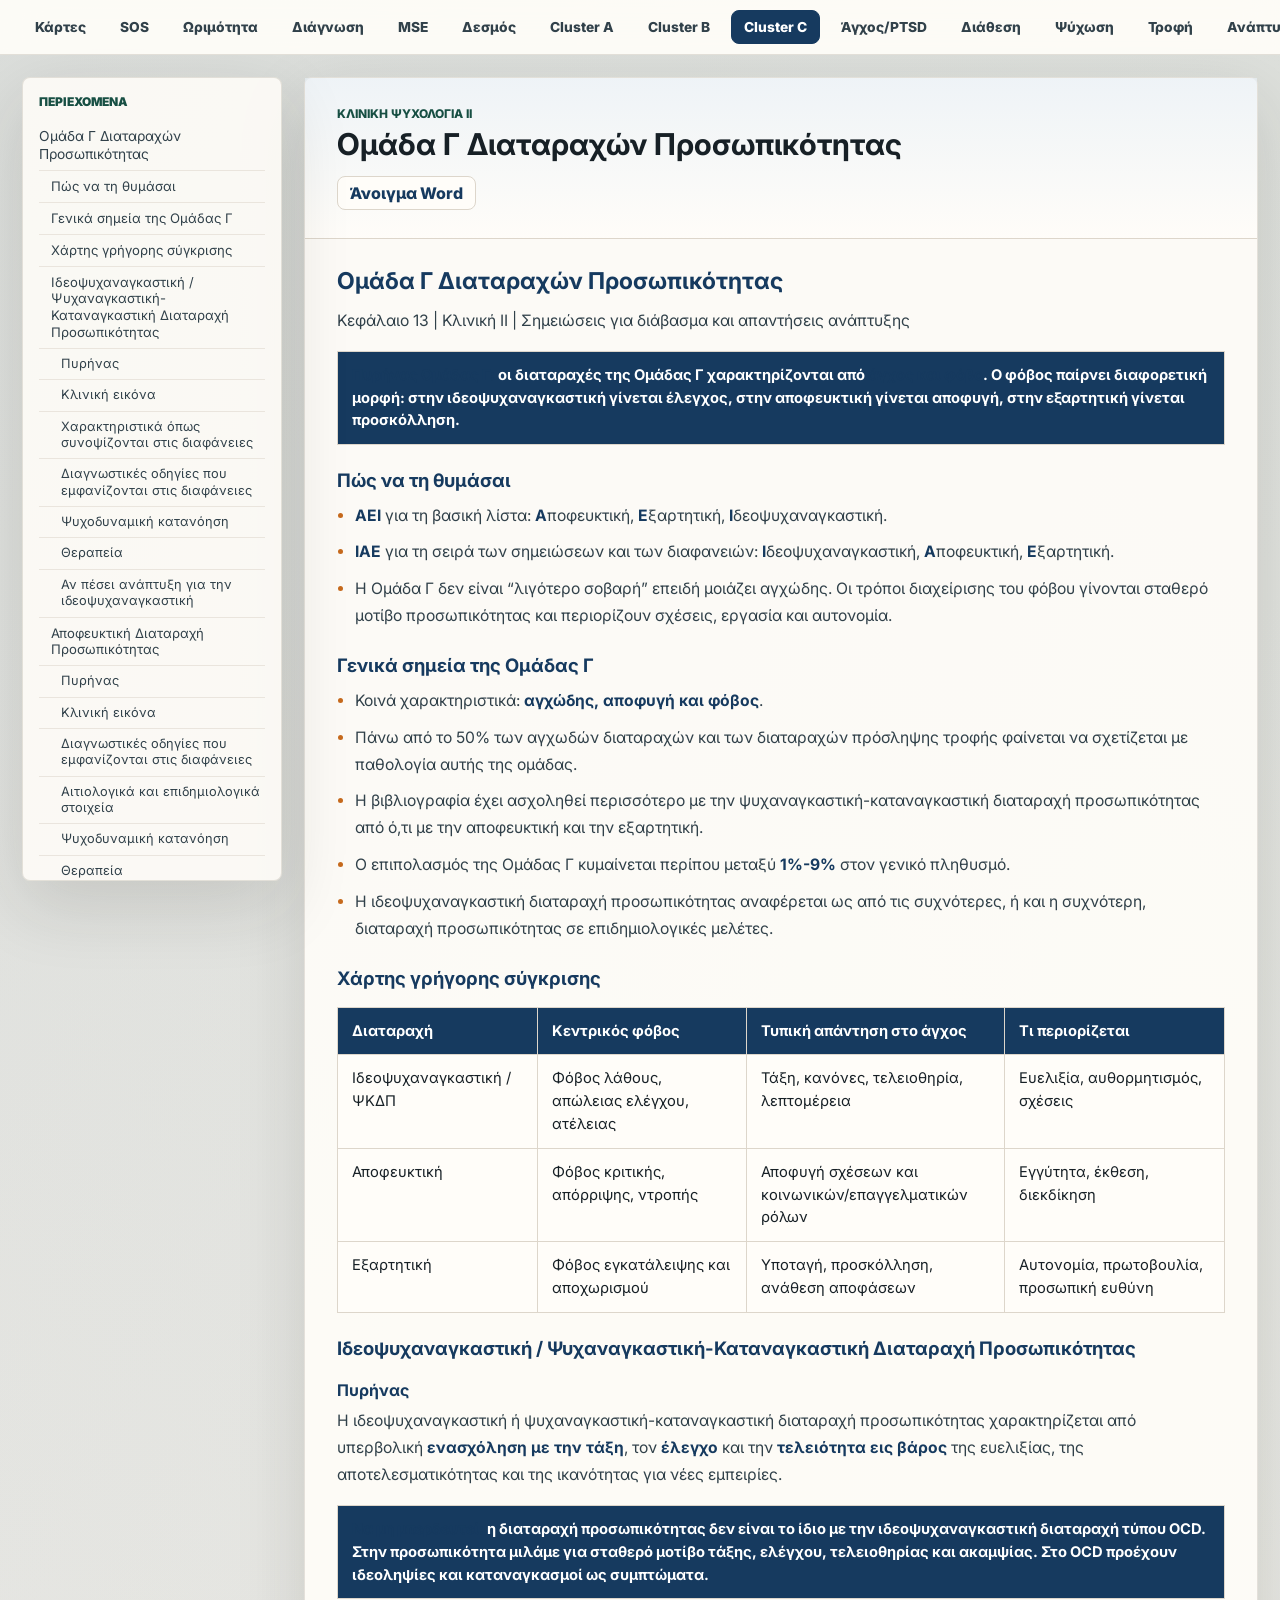
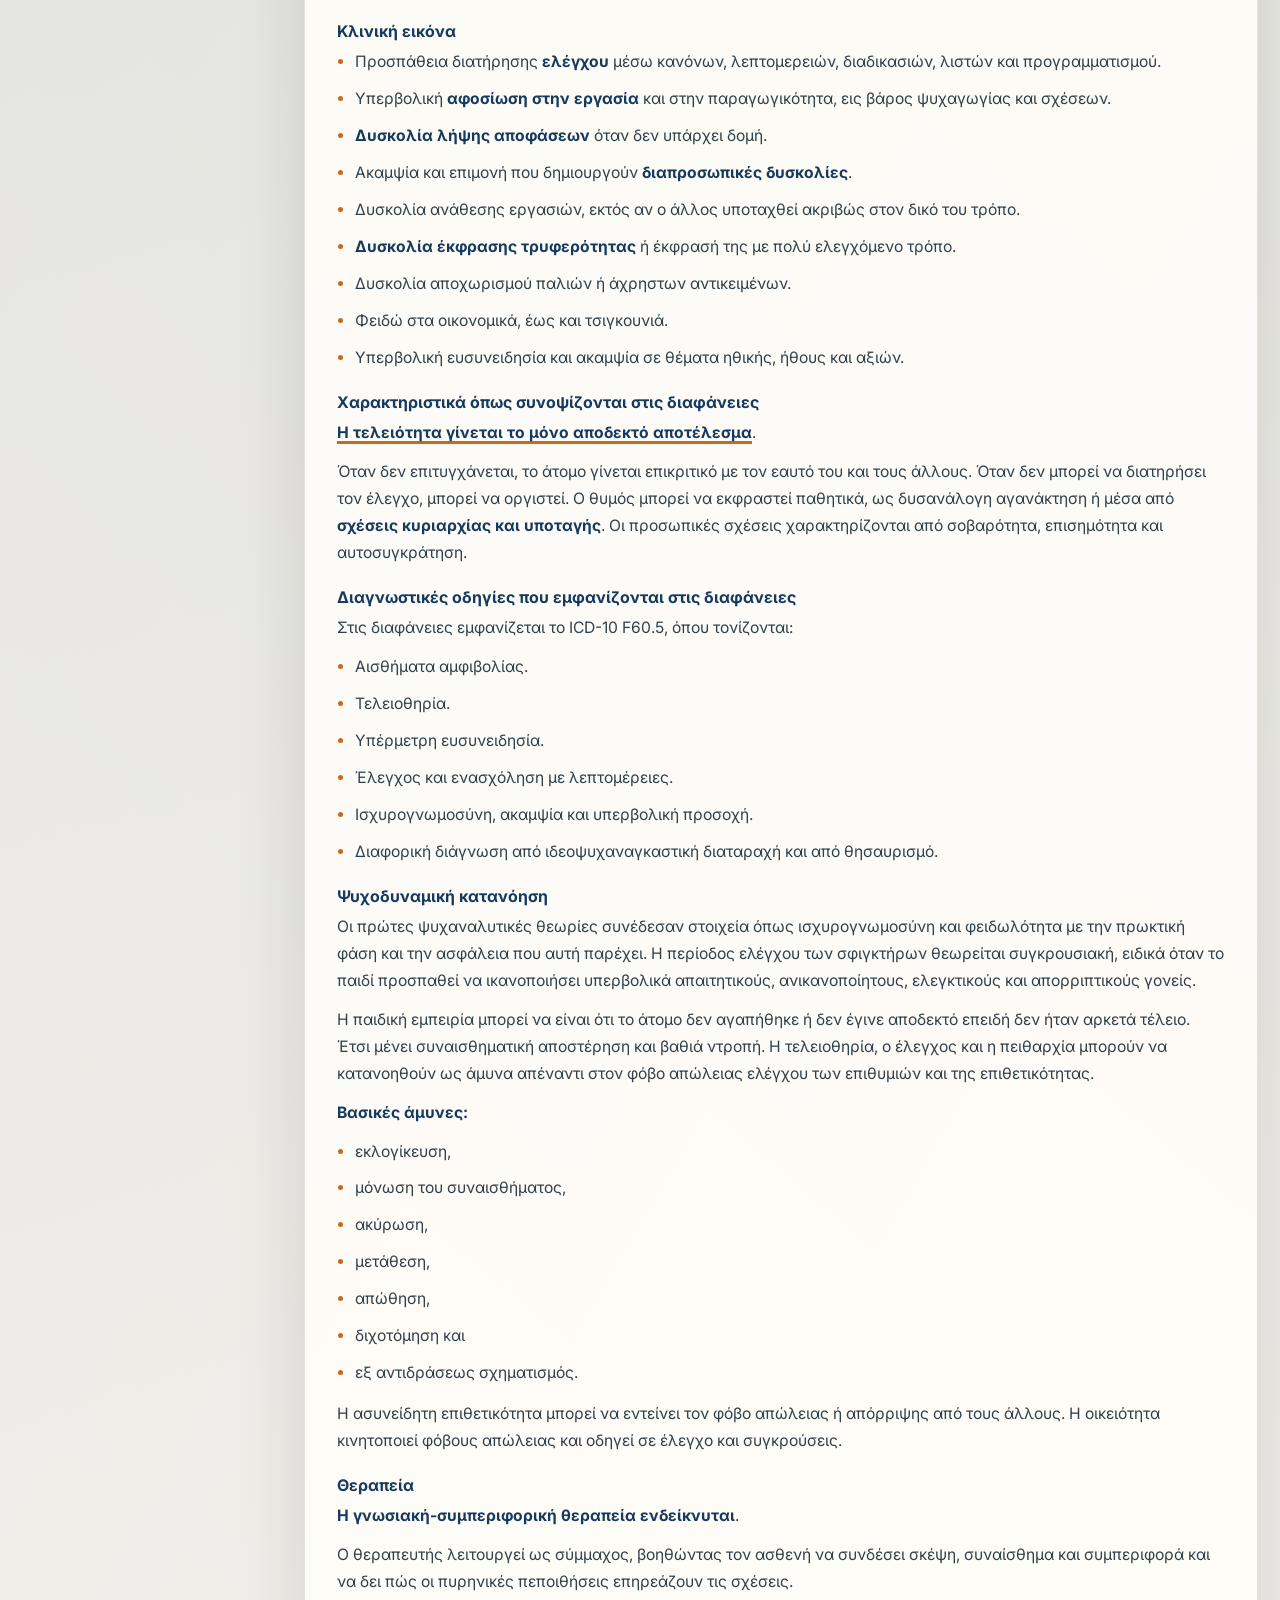
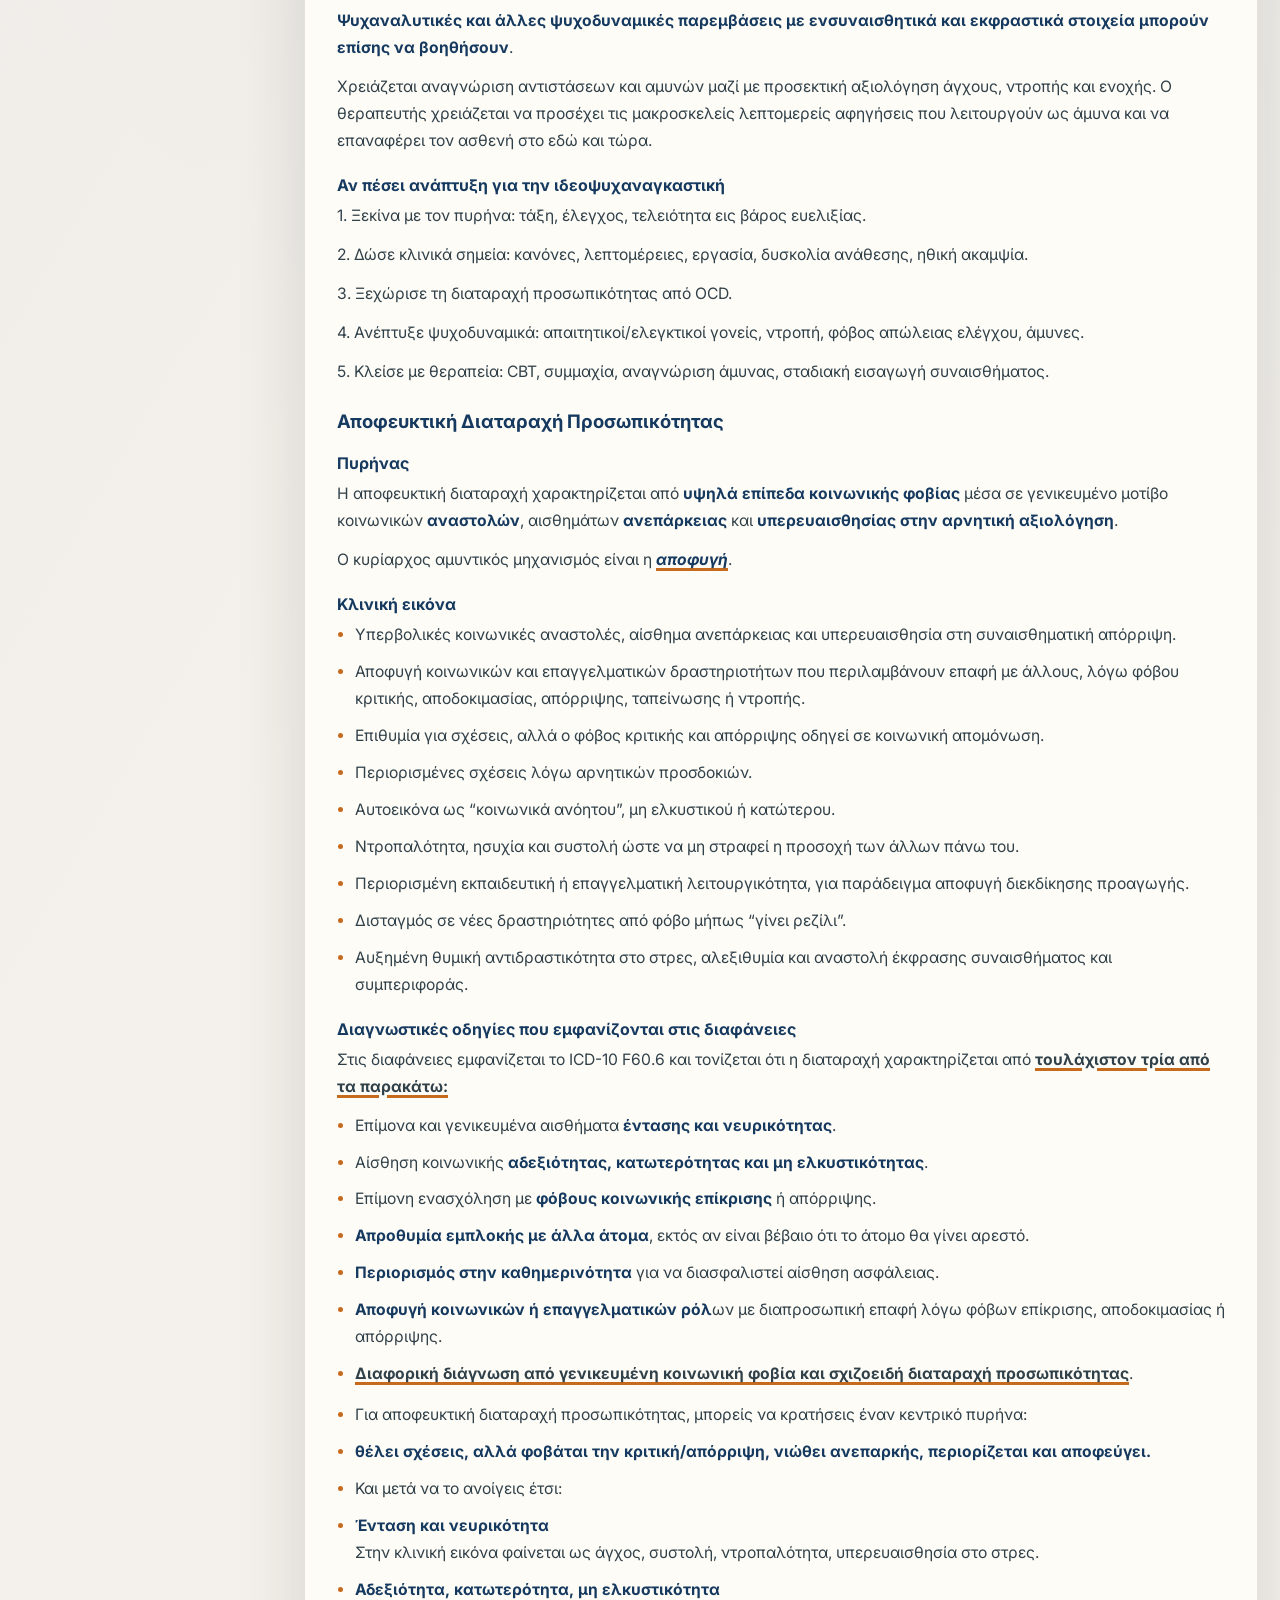
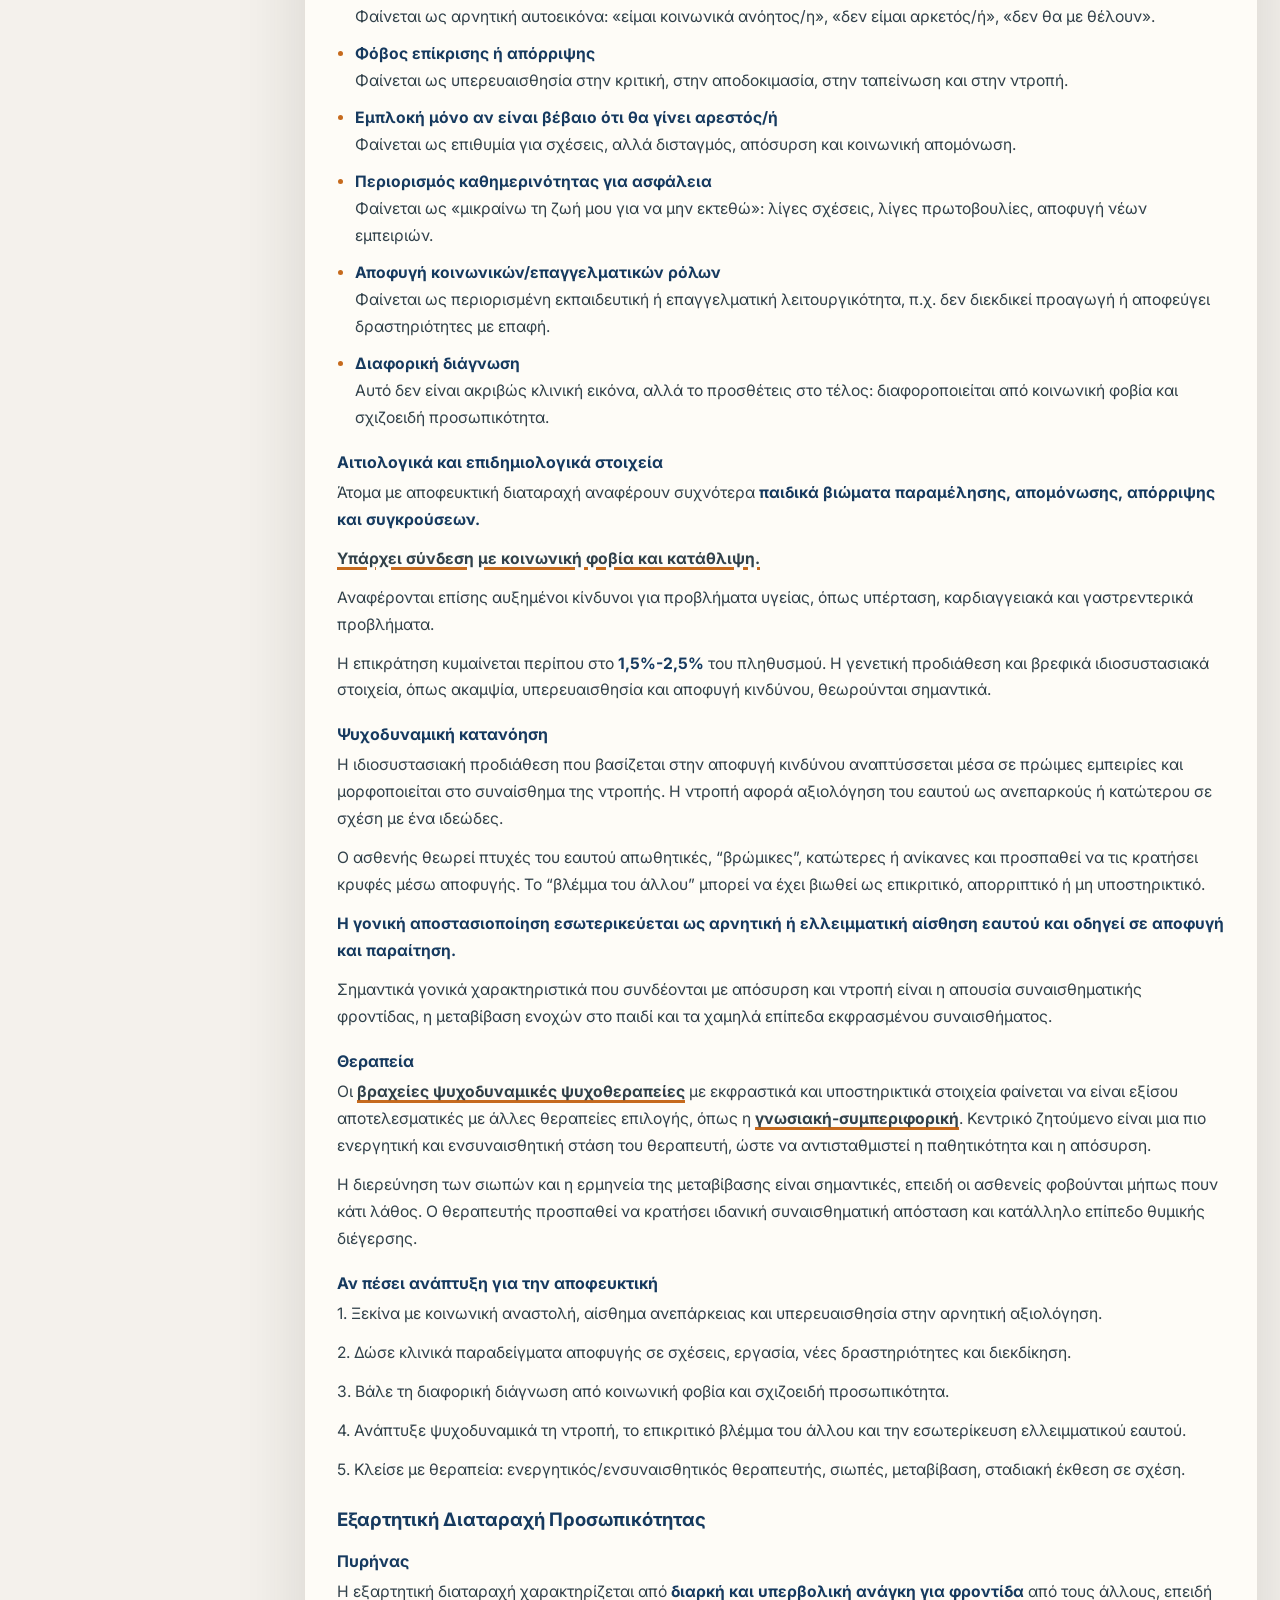
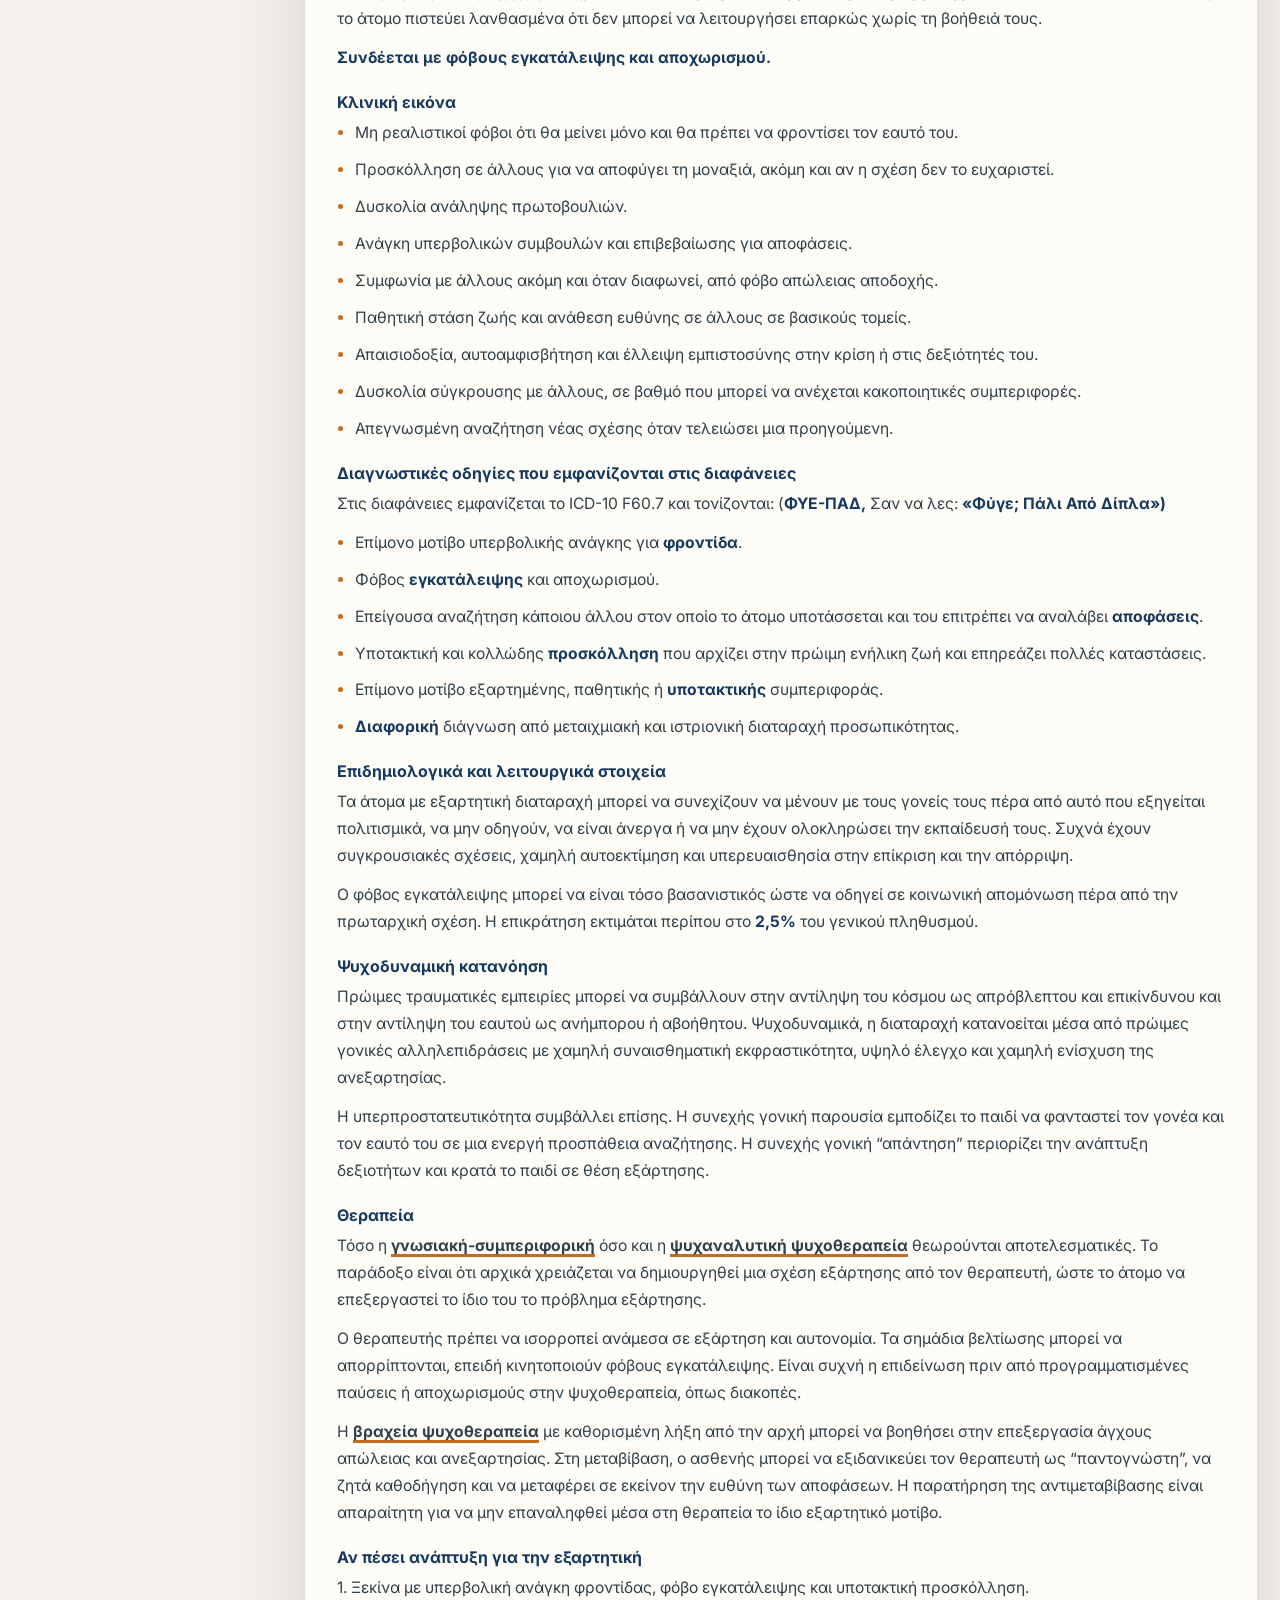
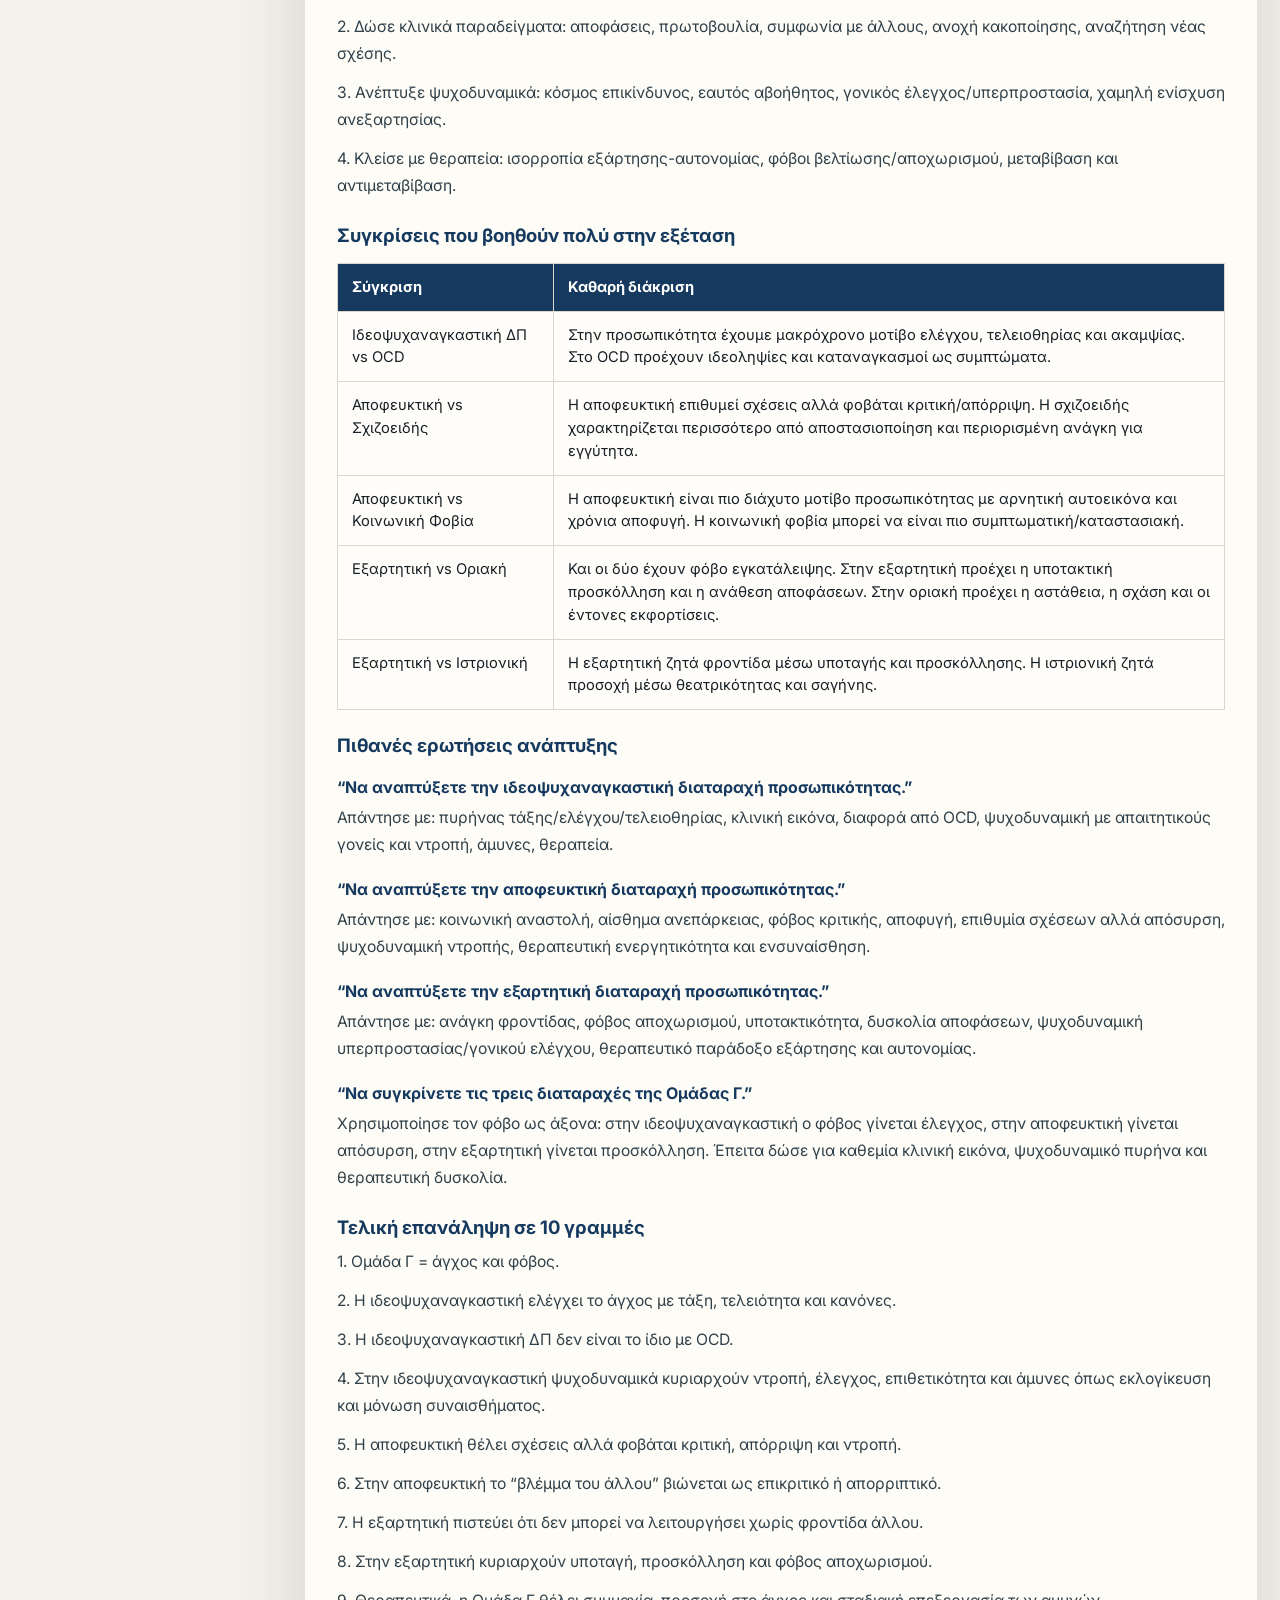
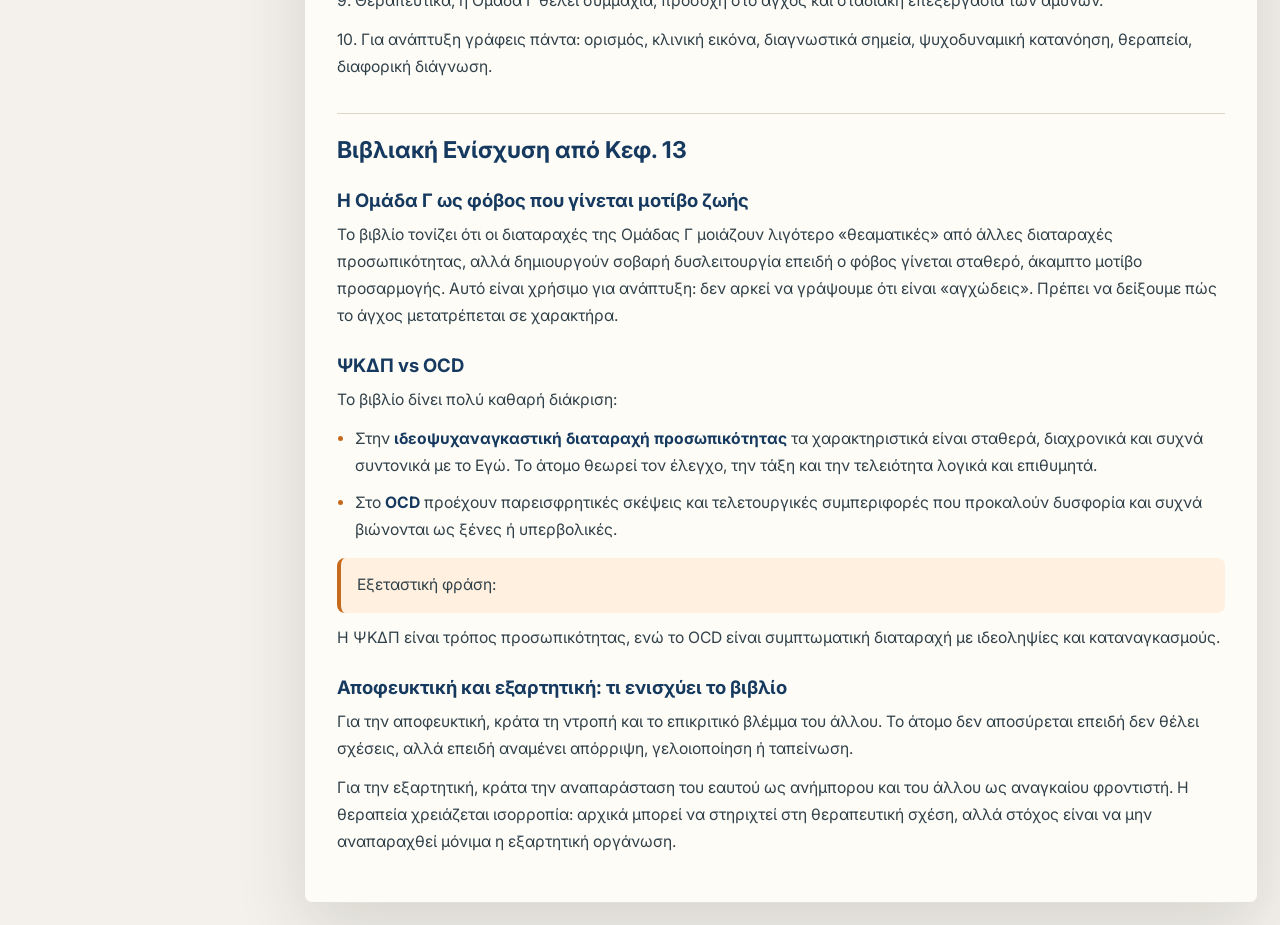
<file: notes/cluster-c.html>
<!doctype html>
<html lang="el">
  <head>
    <meta charset="utf-8" />
    <meta name="viewport" content="width=device-width, initial-scale=1" />
    <title>Ομάδα Γ Διαταραχών Προσωπικότητας | Κλινική Ψυχολογία ΙΙ</title>
    <link rel="preconnect" href="https://fonts.googleapis.com" />
    <link rel="preconnect" href="https://fonts.gstatic.com" crossorigin />
    <link href="https://fonts.googleapis.com/css2?family=Inter:wght@400;500;600;700;800&family=Noto+Sans+Greek:wght@400;500;600;700;800&display=swap" rel="stylesheet" />
    <link rel="stylesheet" href="../styles.css" />
  </head>
  <body class="notes-page">
    <nav class="site-tabs" aria-label="Κύρια πλοήγηση"><div class="site-tabs-inner"><a class="nav-tab " href="../index.html">Κάρτες</a><a class="nav-tab " href="../notes/sos-development.html">SOS</a><a class="nav-tab " href="../notes/psychodynamic-maturity-self.html">Ωριμότητα</a><a class="nav-tab " href="../notes/diagnosis-clinical-assessment.html">Διάγνωση</a><a class="nav-tab " href="../notes/mental-status-examination.html">MSE</a><a class="nav-tab " href="../notes/attachment-theory.html">Δεσμός</a><a class="nav-tab " href="../notes/cluster-a.html">Cluster A</a><a class="nav-tab " href="../notes/cluster-b.html">Cluster B</a><a class="nav-tab active" href="../notes/cluster-c.html">Cluster C</a><a class="nav-tab " href="../notes/anxiety-ptsd.html">Άγχος/PTSD</a><a class="nav-tab " href="../notes/mood-disorders.html">Διάθεση</a><a class="nav-tab " href="../notes/psychotic-disorders.html">Ψύχωση</a><a class="nav-tab " href="../notes/eating-disorders.html">Τροφή</a><a class="nav-tab" href="../exam/development.html">Ανάπτυξης</a><a class="nav-tab" href="../exam/multiple-choice.html">Quiz Πολλαπλής</a></div></nav>
    <main class="notes-shell">
      <aside class="notes-toc" aria-label="Περιεχόμενα σελίδας">
        <p>Περιεχόμενα</p>
        <a class="toc-level-2" href="#ομάδα-γ-διαταραχών-προσωπικότητας">Ομάδα Γ Διαταραχών Προσωπικότητας</a>
<a class="toc-level-3" href="#πώς-να-τη-θυμάσαι">Πώς να τη θυμάσαι</a>
<a class="toc-level-3" href="#γενικά-σημεία-της-ομάδας-γ">Γενικά σημεία της Ομάδας Γ</a>
<a class="toc-level-3" href="#χάρτης-γρήγορης-σύγκρισης">Χάρτης γρήγορης σύγκρισης</a>
<a class="toc-level-3" href="#ιδεοψυχαναγκαστική--ψυχαναγκαστική-καταναγκαστική-διαταραχή-προσωπικότητας">Ιδεοψυχαναγκαστική / Ψυχαναγκαστική-Καταναγκαστική Διαταραχή Προσωπικότητας</a>
<a class="toc-level-4" href="#πυρήνας">Πυρήνας</a>
<a class="toc-level-4" href="#κλινική-εικόνα">Κλινική εικόνα</a>
<a class="toc-level-4" href="#χαρακτηριστικά-όπως-συνοψίζονται-στις-διαφάνειες">Χαρακτηριστικά όπως συνοψίζονται στις διαφάνειες</a>
<a class="toc-level-4" href="#διαγνωστικές-οδηγίες-που-εμφανίζονται-στις-διαφάνειες">Διαγνωστικές οδηγίες που εμφανίζονται στις διαφάνειες</a>
<a class="toc-level-4" href="#ψυχοδυναμική-κατανόηση">Ψυχοδυναμική κατανόηση</a>
<a class="toc-level-4" href="#θεραπεία">Θεραπεία</a>
<a class="toc-level-4" href="#αν-πέσει-ανάπτυξη-για-την-ιδεοψυχαναγκαστική">Αν πέσει ανάπτυξη για την ιδεοψυχαναγκαστική</a>
<a class="toc-level-3" href="#αποφευκτική-διαταραχή-προσωπικότητας">Αποφευκτική Διαταραχή Προσωπικότητας</a>
<a class="toc-level-4" href="#πυρήνας-2">Πυρήνας</a>
<a class="toc-level-4" href="#κλινική-εικόνα-2">Κλινική εικόνα</a>
<a class="toc-level-4" href="#διαγνωστικές-οδηγίες-που-εμφανίζονται-στις-διαφάνειες-2">Διαγνωστικές οδηγίες που εμφανίζονται στις διαφάνειες</a>
<a class="toc-level-4" href="#αιτιολογικά-και-επιδημιολογικά-στοιχεία">Αιτιολογικά και επιδημιολογικά στοιχεία</a>
<a class="toc-level-4" href="#ψυχοδυναμική-κατανόηση-2">Ψυχοδυναμική κατανόηση</a>
<a class="toc-level-4" href="#θεραπεία-2">Θεραπεία</a>
<a class="toc-level-4" href="#αν-πέσει-ανάπτυξη-για-την-αποφευκτική">Αν πέσει ανάπτυξη για την αποφευκτική</a>
<a class="toc-level-3" href="#εξαρτητική-διαταραχή-προσωπικότητας">Εξαρτητική Διαταραχή Προσωπικότητας</a>
<a class="toc-level-4" href="#πυρήνας-3">Πυρήνας</a>
<a class="toc-level-4" href="#κλινική-εικόνα-3">Κλινική εικόνα</a>
<a class="toc-level-4" href="#διαγνωστικές-οδηγίες-που-εμφανίζονται-στις-διαφάνειες-3">Διαγνωστικές οδηγίες που εμφανίζονται στις διαφάνειες</a>
<a class="toc-level-4" href="#επιδημιολογικά-και-λειτουργικά-στοιχεία">Επιδημιολογικά και λειτουργικά στοιχεία</a>
<a class="toc-level-4" href="#ψυχοδυναμική-κατανόηση-3">Ψυχοδυναμική κατανόηση</a>
<a class="toc-level-4" href="#θεραπεία-3">Θεραπεία</a>
<a class="toc-level-4" href="#αν-πέσει-ανάπτυξη-για-την-εξαρτητική">Αν πέσει ανάπτυξη για την εξαρτητική</a>
<a class="toc-level-3" href="#συγκρίσεις-που-βοηθούν-πολύ-στην-εξέταση">Συγκρίσεις που βοηθούν πολύ στην εξέταση</a>
<a class="toc-level-3" href="#πιθανές-ερωτήσεις-ανάπτυξης">Πιθανές ερωτήσεις ανάπτυξης</a>
<a class="toc-level-4" href="#να-αναπτύξετε-την-ιδεοψυχαναγκαστική-διαταραχή-προσωπικότητας">“Να αναπτύξετε την ιδεοψυχαναγκαστική διαταραχή προσωπικότητας.”</a>
<a class="toc-level-4" href="#να-αναπτύξετε-την-αποφευκτική-διαταραχή-προσωπικότητας">“Να αναπτύξετε την αποφευκτική διαταραχή προσωπικότητας.”</a>
<a class="toc-level-4" href="#να-αναπτύξετε-την-εξαρτητική-διαταραχή-προσωπικότητας">“Να αναπτύξετε την εξαρτητική διαταραχή προσωπικότητας.”</a>
<a class="toc-level-4" href="#να-συγκρίνετε-τις-τρεις-διαταραχές-της-ομάδας-γ">“Να συγκρίνετε τις τρεις διαταραχές της Ομάδας Γ.”</a>
<a class="toc-level-3" href="#τελική-επανάληψη-σε-10-γραμμές">Τελική επανάληψη σε 10 γραμμές</a>
<a class="toc-level-2" href="#βιβλιακή-ενίσχυση-από-κεφ-13">Βιβλιακή Ενίσχυση από Κεφ. 13</a>
<a class="toc-level-3" href="#η-ομάδα-γ-ως-φόβος-που-γίνεται-μοτίβο-ζωής">Η Ομάδα Γ ως φόβος που γίνεται μοτίβο ζωής</a>
<a class="toc-level-3" href="#ψκδπ-vs-ocd">ΨΚΔΠ vs OCD</a>
<a class="toc-level-3" href="#αποφευκτική-και-εξαρτητική-τι-ενισχύει-το-βιβλίο">Αποφευκτική και εξαρτητική: τι ενισχύει το βιβλίο</a>
      </aside>
      <article class="notes-article">
        <header class="notes-hero">
          <p class="course-label">Κλινική Ψυχολογία ΙΙ</p>
          <h1>Ομάδα Γ Διαταραχών Προσωπικότητας</h1>
          <a class="word-download" href="../downloads/Σημειώσεις_Ομάδα_Γ_Διαταραχές_Προσωπικότητας_justified.docx">Άνοιγμα Word</a>
        </header>
        <div class="notes-content">
          <h2 id="ομάδα-γ-διαταραχών-προσωπικότητας">Ομάδα Γ Διαταραχών Προσωπικότητας</h2>
<p>Κεφάλαιο 13 | Κλινική ΙΙ | Σημειώσεις για διάβασμα και απαντήσεις ανάπτυξης</p>
<div class="table-wrap"><table><tr><th><strong>Πυρήνας Ομάδας Γ:</strong> οι διαταραχές της Ομάδας Γ χαρακτηρίζονται από <strong>άγχος και φόβο</strong>. Ο φόβος παίρνει διαφορετική μορφή: στην ιδεοψυχαναγκαστική γίνεται έλεγχος, στην αποφευκτική γίνεται αποφυγή, στην εξαρτητική γίνεται προσκόλληση.</th></tr></table></div>
<h3 id="πώς-να-τη-θυμάσαι">Πώς να τη θυμάσαι</h3>
<ul>
<li><strong>ΑΕΙ</strong> για τη βασική λίστα: <strong>Α</strong>ποφευκτική, <strong>Ε</strong>ξαρτητική, <strong>Ι</strong>δεοψυχαναγκαστική.</li>
<li><strong>ΙΑΕ</strong> για τη σειρά των σημειώσεων και των διαφανειών: <strong>Ι</strong>δεοψυχαναγκαστική, <strong>Α</strong>ποφευκτική, <strong>Ε</strong>ξαρτητική.</li>
<li>Η Ομάδα Γ δεν είναι “λιγότερο σοβαρή” επειδή μοιάζει αγχώδης. Οι τρόποι διαχείρισης του φόβου γίνονται σταθερό μοτίβο προσωπικότητας και περιορίζουν σχέσεις, εργασία και αυτονομία.</li>
</ul>
<h3 id="γενικά-σημεία-της-ομάδας-γ">Γενικά σημεία της Ομάδας Γ</h3>
<ul>
<li>Κοινά χαρακτηριστικά: <strong>αγχώδης</strong><strong>,</strong><strong> αποφυγή και φόβος</strong>.</li>
<li>Πάνω από το 50% των αγχωδών διαταραχών και των διαταραχών πρόσληψης τροφής φαίνεται να σχετίζεται με παθολογία αυτής της ομάδας.</li>
<li>Η βιβλιογραφία έχει ασχοληθεί περισσότερο με την ψυχαναγκαστική-καταναγκαστική διαταραχή προσωπικότητας από ό,τι με την αποφευκτική και την εξαρτητική.</li>
<li>Ο επιπολασμός της Ομάδας Γ κυμαίνεται περίπου μεταξύ <strong>1%-9%</strong> στον γενικό πληθυσμό.</li>
<li>Η ιδεοψυχαναγκαστική διαταραχή προσωπικότητας αναφέρεται ως από τις συχνότερες, ή και η συχνότερη, διαταραχή προσωπικότητας σε επιδημιολογικές μελέτες.</li>
</ul>
<h3 id="χάρτης-γρήγορης-σύγκρισης">Χάρτης γρήγορης σύγκρισης</h3>
<div class="table-wrap"><table><tr><th><strong><span style="color: #FFFFFF">Διαταραχή</span></strong></th><th><strong><span style="color: #FFFFFF">Κεντρικός φόβος</span></strong></th><th><strong><span style="color: #FFFFFF">Τυπική απάντηση στο άγχος</span></strong></th><th><strong><span style="color: #FFFFFF">Τι περιορίζεται</span></strong></th></tr><tr><td>Ιδεοψυχαναγκαστική / ΨΚΔΠ</td><td>Φόβος λάθους, απώλειας ελέγχου, ατέλειας</td><td>Τάξη, κανόνες, τελειοθηρία, λεπτομέρεια</td><td>Ευελιξία, αυθορμητισμός, σχέσεις</td></tr><tr><td>Αποφευκτική</td><td>Φόβος κριτικής, απόρριψης, ντροπής</td><td>Αποφυγή σχέσεων και κοινωνικών/επαγγελματικών ρόλων</td><td>Εγγύτητα, έκθεση, διεκδίκηση</td></tr><tr><td>Εξαρτητική</td><td>Φόβος εγκατάλειψης και αποχωρισμού</td><td>Υποταγή, προσκόλληση, ανάθεση αποφάσεων</td><td>Αυτονομία, πρωτοβουλία, προσωπική ευθύνη</td></tr></table></div>
<h3 id="ιδεοψυχαναγκαστική--ψυχαναγκαστική-καταναγκαστική-διαταραχή-προσωπικότητας">Ιδεοψυχαναγκαστική / Ψυχαναγκαστική-Καταναγκαστική Διαταραχή Προσωπικότητας</h3>
<h4 id="πυρήνας">Πυρήνας</h4>
<p>Η ιδεοψυχαναγκαστική ή ψυχαναγκαστική-καταναγκαστική διαταραχή προσωπικότητας χαρακτηρίζεται από υπερβολική <strong>ενασχόληση με την τάξη</strong>, τον <strong>έλεγχο</strong> και την <strong>τελειότητα εις βάρος </strong>της ευελιξίας, της αποτελεσματικότητας και της ικανότητας για νέες εμπειρίες.</p>
<div class="table-wrap"><table><tr><th><strong>Να μη μπερδευτεί:</strong> η διαταραχή προσωπικότητας δεν είναι το ίδιο με την ιδεοψυχαναγκαστική διαταραχή τύπου OCD. Στην προσωπικότητα μιλάμε για σταθερό μοτίβο τάξης, ελέγχου, τελειοθηρίας και ακαμψίας. Στο OCD προέχουν ιδεοληψίες και καταναγκασμοί ως συμπτώματα.</th></tr></table></div>
<h4 id="κλινική-εικόνα">Κλινική εικόνα</h4>
<ul>
<li>Προσπάθεια διατήρησης <strong>ελέγχου</strong> μέσω κανόνων, λεπτομερειών, διαδικασιών, λιστών και προγραμματισμού.</li>
<li>Υπερβολική <strong>αφοσίωση στην εργασία</strong> και στην παραγωγικότητα, εις βάρος ψυχαγωγίας και σχέσεων.</li>
<li><strong>Δυσκολία λήψης αποφάσεων</strong> όταν δεν υπάρχει δομή.</li>
<li>Ακαμψία και επιμονή που δημιουργούν <strong>διαπροσωπικές δυσκολίες</strong>.</li>
<li>Δυσκολία ανάθεσης εργασιών, εκτός αν ο άλλος υποταχθεί ακριβώς στον δικό του τρόπο.</li>
<li><strong>Δυσκολία έκφρασης τρυφερότητας</strong> ή έκφρασή της με πολύ ελεγχόμενο τρόπο.</li>
<li>Δυσκολία αποχωρισμού παλιών ή άχρηστων αντικειμένων.</li>
<li>Φειδώ στα οικονομικά, έως και τσιγκουνιά.</li>
<li>Υπερβολική ευσυνειδησία και ακαμψία σε θέματα ηθικής, ήθους και αξιών.</li>
</ul>
<h4 id="χαρακτηριστικά-όπως-συνοψίζονται-στις-διαφάνειες">Χαρακτηριστικά όπως συνοψίζονται στις διαφάνειες</h4>
<p><u><strong>Η τελειότητα γίνεται το μόνο αποδεκτό αποτέλεσμα</strong></u>.</p>
<p>Όταν δεν επιτυγχάνεται, το άτομο γίνεται επικριτικό με τον εαυτό του και τους άλλους. Όταν δεν μπορεί να διατηρήσει τον έλεγχο, μπορεί να οργιστεί. Ο θυμός μπορεί να εκφραστεί παθητικά, ως δυσανάλογη αγανάκτηση ή μέσα από <strong>σχέσεις κυριαρχίας και υποταγής</strong>. Οι προσωπικές σχέσεις χαρακτηρίζονται από σοβαρότητα, επισημότητα και αυτοσυγκράτηση.</p>
<h4 id="διαγνωστικές-οδηγίες-που-εμφανίζονται-στις-διαφάνειες">Διαγνωστικές οδηγίες που εμφανίζονται στις διαφάνειες</h4>
<p>Στις διαφάνειες εμφανίζεται το ICD-10 F60.5, όπου τονίζονται:</p>
<ul>
<li>Αισθήματα αμφιβολίας.</li>
<li>Τελειοθηρία.</li>
<li>Υπέρμετρη ευσυνειδησία.</li>
<li>Έλεγχος και ενασχόληση με λεπτομέρειες.</li>
<li>Ισχυρογνωμοσύνη, ακαμψία και υπερβολική προσοχή.</li>
<li>Διαφορική διάγνωση από ιδεοψυχαναγκαστική διαταραχή και από θησαυρισμό.</li>
</ul>
<h4 id="ψυχοδυναμική-κατανόηση">Ψυχοδυναμική κατανόηση</h4>
<p>Οι πρώτες ψυχαναλυτικές θεωρίες συνέδεσαν στοιχεία όπως ισχυρογνωμοσύνη και φειδωλότητα με την πρωκτική φάση και την ασφάλεια που αυτή παρέχει. Η περίοδος ελέγχου των σφιγκτήρων θεωρείται συγκρουσιακή, ειδικά όταν το παιδί προσπαθεί να ικανοποιήσει υπερβολικά απαιτητικούς, ανικανοποίητους, ελεγκτικούς και απορριπτικούς γονείς.</p>
<p>Η παιδική εμπειρία μπορεί να είναι ότι το άτομο δεν αγαπήθηκε ή δεν έγινε αποδεκτό επειδή δεν ήταν αρκετά τέλειο. Έτσι μένει συναισθηματική αποστέρηση και βαθιά ντροπή. Η τελειοθηρία, ο έλεγχος και η πειθαρχία μπορούν να κατανοηθούν ως άμυνα απέναντι στον φόβο απώλειας ελέγχου των επιθυμιών και της επιθετικότητας.</p>
<p><strong>Βασικές άμυνες: </strong></p>
<ul>
<li>εκλογίκευση,</li>
<li>μόνωση του συναισθήματος,</li>
<li>ακύρωση,</li>
<li>μετάθεση,</li>
<li>απώθηση,</li>
<li>διχοτόμηση και</li>
<li>εξ αντιδράσεως σχηματισμός.</li>
</ul>
<p>Η ασυνείδητη επιθετικότητα μπορεί να εντείνει τον φόβο απώλειας ή απόρριψης από τους άλλους. Η οικειότητα κινητοποιεί φόβους απώλειας και οδηγεί σε έλεγχο και συγκρούσεις.</p>
<h4 id="θεραπεία">Θεραπεία</h4>
<p><strong>Η γνωσιακή-συμπεριφορική θεραπεία ενδείκνυται</strong>.</p>
<p>Ο θεραπευτής λειτουργεί ως σύμμαχος, βοηθώντας τον ασθενή να συνδέσει σκέψη, συναίσθημα και συμπεριφορά και να δει πώς οι πυρηνικές πεποιθήσεις επηρεάζουν τις σχέσεις.</p>
<p><strong>Ψυχαναλυτικές και άλλες ψυχοδυναμικές παρεμβάσεις με </strong><strong>ενσυναισθητικά</strong><strong> και εκφραστικά στοιχεία μπορούν επίσης να βοηθήσουν</strong>.</p>
<p>Χρειάζεται αναγνώριση αντιστάσεων και αμυνών μαζί με προσεκτική αξιολόγηση άγχους, ντροπής και ενοχής. Ο θεραπευτής χρειάζεται να προσέχει τις μακροσκελείς λεπτομερείς αφηγήσεις που λειτουργούν ως άμυνα και να επαναφέρει τον ασθενή στο εδώ και τώρα.</p>
<h4 id="αν-πέσει-ανάπτυξη-για-την-ιδεοψυχαναγκαστική">Αν πέσει ανάπτυξη για την ιδεοψυχαναγκαστική</h4>
<p>1. Ξεκίνα με τον πυρήνα: τάξη, έλεγχος, τελειότητα εις βάρος ευελιξίας.</p>
<p>2. Δώσε κλινικά σημεία: κανόνες, λεπτομέρειες, εργασία, δυσκολία ανάθεσης, ηθική ακαμψία.</p>
<p>3. Ξεχώρισε τη διαταραχή προσωπικότητας από OCD.</p>
<p>4. Ανέπτυξε ψυχοδυναμικά: απαιτητικοί/ελεγκτικοί γονείς, ντροπή, φόβος απώλειας ελέγχου, άμυνες.</p>
<p>5. Κλείσε με θεραπεία: CBT, συμμαχία, αναγνώριση άμυνας, σταδιακή εισαγωγή συναισθήματος.</p>
<h3 id="αποφευκτική-διαταραχή-προσωπικότητας">Αποφευκτική Διαταραχή Προσωπικότητας</h3>
<h4 id="πυρήνας-2">Πυρήνας</h4>
<p>Η αποφευκτική διαταραχή χαρακτηρίζεται από <strong>υψηλά επίπεδα κοινωνικής φοβίας</strong> μέσα σε γενικευμένο μοτίβο κοινωνικών <strong>αναστολών</strong>, αισθημάτων <strong>ανεπάρκειας</strong> και <strong>υπερευαισθησίας</strong> <strong>στην αρνητική αξιολόγηση</strong>.</p>
<p>Ο κυρίαρχος αμυντικός μηχανισμός είναι η <u><em><strong>αποφυγή</strong></em></u>.</p>
<h4 id="κλινική-εικόνα-2">Κλινική εικόνα</h4>
<ul>
<li>Υπερβολικές κοινωνικές αναστολές, αίσθημα ανεπάρκειας και υπερευαισθησία στη συναισθηματική απόρριψη.</li>
<li>Αποφυγή κοινωνικών και επαγγελματικών δραστηριοτήτων που περιλαμβάνουν επαφή με άλλους, λόγω φόβου κριτικής, αποδοκιμασίας, απόρριψης, ταπείνωσης ή ντροπής.</li>
<li>Επιθυμία για σχέσεις, αλλά ο φόβος κριτικής και απόρριψης οδηγεί σε κοινωνική απομόνωση.</li>
<li>Περιορισμένες σχέσεις λόγω αρνητικών προσδοκιών.</li>
<li>Αυτοεικόνα ως “κοινωνικά ανόητου”, μη ελκυστικού ή κατώτερου.</li>
<li>Ντροπαλότητα, ησυχία και συστολή ώστε να μη στραφεί η προσοχή των άλλων πάνω του.</li>
<li>Περιορισμένη εκπαιδευτική ή επαγγελματική λειτουργικότητα, για παράδειγμα αποφυγή διεκδίκησης προαγωγής.</li>
<li>Δισταγμός σε νέες δραστηριότητες από φόβο μήπως “γίνει ρεζίλι”.</li>
<li>Αυξημένη θυμική αντιδραστικότητα στο στρες, αλεξιθυμία και αναστολή έκφρασης συναισθήματος και συμπεριφοράς.</li>
</ul>
<h4 id="διαγνωστικές-οδηγίες-που-εμφανίζονται-στις-διαφάνειες-2">Διαγνωστικές οδηγίες που εμφανίζονται στις διαφάνειες</h4>
<p>Στις διαφάνειες εμφανίζεται το ICD-10 F60.6 και τονίζεται ότι η διαταραχή χαρακτηρίζεται από <u>τουλάχιστον τρία από τα παρακάτω:</u></p>
<ul>
<li>Επίμονα και γενικευμένα αισθήματα <strong>έντασης και νευρικότητας</strong>.</li>
<li>Αίσθηση κοινωνικής <strong>αδεξιότητας, κατωτερότητας και μη ελκυστικότητας</strong>.</li>
<li>Επίμονη ενασχόληση με <strong>φόβους κοινωνικής επίκρισης</strong> ή απόρριψης.</li>
<li><strong>Απροθυμία εμπλοκής με άλλα άτομα</strong>, εκτός αν είναι βέβαιο ότι το άτομο θα γίνει αρεστό.</li>
<li><strong>Περιορισμός στην καθημερινότητα </strong>για να διασφαλιστεί αίσθηση ασφάλειας.</li>
<li><strong>Αποφυγή κοινωνικών ή επαγγελματικών ρόλ</strong>ων με διαπροσωπική επαφή λόγω φόβων επίκρισης, αποδοκιμασίας ή απόρριψης.</li>
<li><u>Διαφορική διάγνωση από γενικευμένη κοινωνική φοβία και σχιζοειδή διαταραχή προσωπικότητας</u>.</li>
</ul>
<ul>
<li>Για αποφευκτική διαταραχή προσωπικότητας, μπορείς να κρατήσεις έναν κεντρικό πυρήνα:</li>
<li><strong>θέλει σχέσεις, αλλά φοβάται την κριτική/απόρριψη, νιώθει ανεπαρκής, περιορίζεται και αποφεύγει.</strong></li>
<li>Και μετά να το ανοίγεις έτσι:</li>
<li><strong>Ένταση και νευρικότητα</strong><br>Στην κλινική εικόνα φαίνεται ως άγχος, συστολή, ντροπαλότητα, υπερευαισθησία στο στρες.</li>
<li><strong>Αδεξιότητα, κατωτερότητα, μη ελκυστικότητα</strong><br>Φαίνεται ως αρνητική αυτοεικόνα: «είμαι κοινωνικά ανόητος/η», «δεν είμαι αρκετός/ή», «δεν θα με θέλουν».</li>
<li><strong>Φόβος επίκρισης ή απόρριψης</strong><br>Φαίνεται ως υπερευαισθησία στην κριτική, στην αποδοκιμασία, στην ταπείνωση και στην ντροπή.</li>
<li><strong>Εμπλοκή μόνο αν είναι βέβαιο ότι θα γίνει αρεστός/ή</strong><br>Φαίνεται ως επιθυμία για σχέσεις, αλλά δισταγμός, απόσυρση και κοινωνική απομόνωση.</li>
<li><strong>Περιορισμός καθημερινότητας για ασφάλεια</strong><br>Φαίνεται ως «μικραίνω τη ζωή μου για να μην εκτεθώ»: λίγες σχέσεις, λίγες πρωτοβουλίες, αποφυγή νέων εμπειριών.</li>
<li><strong>Αποφυγή κοινωνικών/επαγγελματικών ρόλων</strong><br>Φαίνεται ως περιορισμένη εκπαιδευτική ή επαγγελματική λειτουργικότητα, π.χ. δεν διεκδικεί προαγωγή ή αποφεύγει δραστηριότητες με επαφή.</li>
<li><strong>Διαφορική διάγνωση</strong><br>Αυτό δεν είναι ακριβώς κλινική εικόνα, αλλά το προσθέτεις στο τέλος: διαφοροποιείται από κοινωνική φοβία και σχιζοειδή προσωπικότητα.</li>
</ul>
<h4 id="αιτιολογικά-και-επιδημιολογικά-στοιχεία">Αιτιολογικά και επιδημιολογικά στοιχεία</h4>
<p>Άτομα με αποφευκτική διαταραχή αναφέρουν συχνότερα <strong>παιδικά βιώματα παραμέλησης, απομόνωσης, απόρριψης και συγκρούσεων.</strong></p>
<p><u>Υπάρχει σύνδεση με κοινωνική φοβία και κατάθλιψη. </u></p>
<p>Αναφέρονται επίσης αυξημένοι κίνδυνοι για προβλήματα υγείας, όπως υπέρταση, καρδιαγγειακά και γαστρεντερικά προβλήματα.</p>
<p>Η επικράτηση κυμαίνεται περίπου στο <strong>1,5%-2,5%</strong> του πληθυσμού. Η γενετική προδιάθεση και βρεφικά ιδιοσυστασιακά στοιχεία, όπως ακαμψία, υπερευαισθησία και αποφυγή κινδύνου, θεωρούνται σημαντικά.</p>
<h4 id="ψυχοδυναμική-κατανόηση-2">Ψυχοδυναμική κατανόηση</h4>
<p>Η ιδιοσυστασιακή προδιάθεση που βασίζεται στην αποφυγή κινδύνου αναπτύσσεται μέσα σε πρώιμες εμπειρίες και μορφοποιείται στο συναίσθημα της ντροπής. Η ντροπή αφορά αξιολόγηση του εαυτού ως ανεπαρκούς ή κατώτερου σε σχέση με ένα ιδεώδες.</p>
<p>Ο ασθενής θεωρεί πτυχές του εαυτού απωθητικές, “βρώμικες”, κατώτερες ή ανίκανες και προσπαθεί να τις κρατήσει κρυφές μέσω αποφυγής. Το “βλέμμα του άλλου” μπορεί να έχει βιωθεί ως επικριτικό, απορριπτικό ή μη υποστηρικτικό.</p>
<p><strong>Η γονική αποστασιοποίηση εσωτερικεύεται ως αρνητική ή ελλειμματική αίσθηση εαυτού και οδηγεί σε αποφυγή και παραίτηση.</strong></p>
<p>Σημαντικά γονικά χαρακτηριστικά που συνδέονται με απόσυρση και ντροπή είναι η απουσία συναισθηματικής φροντίδας, η μεταβίβαση ενοχών στο παιδί και τα χαμηλά επίπεδα εκφρασμένου συναισθήματος.</p>
<h4 id="θεραπεία-2">Θεραπεία</h4>
<p>Οι <u>βραχείες ψυχοδυναμικές ψυχοθεραπείες</u> με εκφραστικά και υποστηρικτικά στοιχεία φαίνεται να είναι εξίσου αποτελεσματικές με άλλες θεραπείες επιλογής, όπως η <u>γνωσιακή-συμπεριφορική</u>. Κεντρικό ζητούμενο είναι μια πιο ενεργητική και ενσυναισθητική στάση του θεραπευτή, ώστε να αντισταθμιστεί η παθητικότητα και η απόσυρση.</p>
<p>Η διερεύνηση των σιωπών και η ερμηνεία της μεταβίβασης είναι σημαντικές, επειδή οι ασθενείς φοβούνται μήπως πουν κάτι λάθος. Ο θεραπευτής προσπαθεί να κρατήσει ιδανική συναισθηματική απόσταση και κατάλληλο επίπεδο θυμικής διέγερσης.</p>
<h4 id="αν-πέσει-ανάπτυξη-για-την-αποφευκτική">Αν πέσει ανάπτυξη για την αποφευκτική</h4>
<p>1. Ξεκίνα με κοινωνική αναστολή, αίσθημα ανεπάρκειας και υπερευαισθησία στην αρνητική αξιολόγηση.</p>
<p>2. Δώσε κλινικά παραδείγματα αποφυγής σε σχέσεις, εργασία, νέες δραστηριότητες και διεκδίκηση.</p>
<p>3. Βάλε τη διαφορική διάγνωση από κοινωνική φοβία και σχιζοειδή προσωπικότητα.</p>
<p>4. Ανάπτυξε ψυχοδυναμικά τη ντροπή, το επικριτικό βλέμμα του άλλου και την εσωτερίκευση ελλειμματικού εαυτού.</p>
<p>5. Κλείσε με θεραπεία: ενεργητικός/ενσυναισθητικός θεραπευτής, σιωπές, μεταβίβαση, σταδιακή έκθεση σε σχέση.</p>
<h3 id="εξαρτητική-διαταραχή-προσωπικότητας">Εξαρτητική Διαταραχή Προσωπικότητας</h3>
<h4 id="πυρήνας-3">Πυρήνας</h4>
<p>Η εξαρτητική διαταραχή χαρακτηρίζεται από <strong>διαρκή και υπερβολική ανάγκη για φροντίδα</strong> από τους άλλους, επειδή το άτομο πιστεύει λανθασμένα ότι δεν μπορεί να λειτουργήσει επαρκώς χωρίς τη βοήθειά τους.</p>
<p><strong>Συνδέεται με φόβους εγκατάλειψης και αποχωρισμού.</strong></p>
<h4 id="κλινική-εικόνα-3">Κλινική εικόνα</h4>
<ul>
<li>Μη ρεαλιστικοί φόβοι ότι θα μείνει μόνο και θα πρέπει να φροντίσει τον εαυτό του.</li>
<li>Προσκόλληση σε άλλους για να αποφύγει τη μοναξιά, ακόμη και αν η σχέση δεν το ευχαριστεί.</li>
<li>Δυσκολία ανάληψης πρωτοβουλιών.</li>
<li>Ανάγκη υπερβολικών συμβουλών και επιβεβαίωσης για αποφάσεις.</li>
<li>Συμφωνία με άλλους ακόμη και όταν διαφωνεί, από φόβο απώλειας αποδοχής.</li>
<li>Παθητική στάση ζωής και ανάθεση ευθύνης σε άλλους σε βασικούς τομείς.</li>
<li>Απαισιοδοξία, αυτοαμφισβήτηση και έλλειψη εμπιστοσύνης στην κρίση ή στις δεξιότητές του.</li>
<li>Δυσκολία σύγκρουσης με άλλους, σε βαθμό που μπορεί να ανέχεται κακοποιητικές συμπεριφορές.</li>
<li>Απεγνωσμένη αναζήτηση νέας σχέσης όταν τελειώσει μια προηγούμενη.</li>
</ul>
<h4 id="διαγνωστικές-οδηγίες-που-εμφανίζονται-στις-διαφάνειες-3">Διαγνωστικές οδηγίες που εμφανίζονται στις διαφάνειες</h4>
<p>Στις διαφάνειες εμφανίζεται το ICD-10 F60.7 και τονίζονται: (<strong>ΦΥΕ-ΠΑΔ</strong><strong>, </strong>Σαν να λες: <strong>«Φύγε; Πάλι Από Δίπλα»</strong><strong>)</strong></p>
<ul>
<li>Επίμονο μοτίβο υπερβολικής ανάγκης για <strong>φροντίδα</strong>.</li>
<li>Φόβος <strong>εγκ</strong><strong>ατάλειψης</strong> και αποχωρισμού.</li>
<li>Επείγουσα αναζήτηση κάποιου άλλου στον οποίο το άτομο υποτάσσεται και του επιτρέπει να αναλάβει <strong>αποφάσεις</strong>.</li>
<li>Υποτακτική και κολλώδης <strong>προσκόλληση</strong> που αρχίζει στην πρώιμη ενήλικη ζωή και επηρεάζει πολλές καταστάσεις.</li>
<li>Επίμονο μοτίβο εξαρτημένης, παθητικής ή <strong>υποτακτικής</strong> συμπεριφοράς.</li>
<li><strong>Διαφορική</strong> διάγνωση από μεταιχμιακή και ιστριονική διαταραχή προσωπικότητας.</li>
</ul>
<h4 id="επιδημιολογικά-και-λειτουργικά-στοιχεία">Επιδημιολογικά και λειτουργικά στοιχεία</h4>
<p>Τα άτομα με εξαρτητική διαταραχή μπορεί να συνεχίζουν να μένουν με τους γονείς τους πέρα από αυτό που εξηγείται πολιτισμικά, να μην οδηγούν, να είναι άνεργα ή να μην έχουν ολοκληρώσει την εκπαίδευσή τους. Συχνά έχουν συγκρουσιακές σχέσεις, χαμηλή αυτοεκτίμηση και υπερευαισθησία στην επίκριση και την απόρριψη.</p>
<p>Ο φόβος εγκατάλειψης μπορεί να είναι τόσο βασανιστικός ώστε να οδηγεί σε κοινωνική απομόνωση πέρα από την πρωταρχική σχέση. Η επικράτηση εκτιμάται περίπου στο <strong>2,5%</strong> του γενικού πληθυσμού.</p>
<h4 id="ψυχοδυναμική-κατανόηση-3">Ψυχοδυναμική κατανόηση</h4>
<p>Πρώιμες τραυματικές εμπειρίες μπορεί να συμβάλλουν στην αντίληψη του κόσμου ως απρόβλεπτου και επικίνδυνου και στην αντίληψη του εαυτού ως ανήμπορου ή αβοήθητου. Ψυχοδυναμικά, η διαταραχή κατανοείται μέσα από πρώιμες γονικές αλληλεπιδράσεις με χαμηλή συναισθηματική εκφραστικότητα, υψηλό έλεγχο και χαμηλή ενίσχυση της ανεξαρτησίας.</p>
<p>Η υπερπροστατευτικότητα συμβάλλει επίσης. Η συνεχής γονική παρουσία εμποδίζει το παιδί να φανταστεί τον γονέα και τον εαυτό του σε μια ενεργή προσπάθεια αναζήτησης. Η συνεχής γονική “απάντηση” περιορίζει την ανάπτυξη δεξιοτήτων και κρατά το παιδί σε θέση εξάρτησης.</p>
<h4 id="θεραπεία-3">Θεραπεία</h4>
<p>Τόσο η <u>γνωσιακή-συμπεριφορική</u> όσο και η <u>ψυχαναλυτική ψυχοθεραπεία</u> θεωρούνται αποτελεσματικές. Το παράδοξο είναι ότι αρχικά χρειάζεται να δημιουργηθεί μια σχέση εξάρτησης από τον θεραπευτή, ώστε το άτομο να επεξεργαστεί το ίδιο του το πρόβλημα εξάρτησης.</p>
<p>Ο θεραπευτής πρέπει να ισορροπεί ανάμεσα σε εξάρτηση και αυτονομία. Τα σημάδια βελτίωσης μπορεί να απορρίπτονται, επειδή κινητοποιούν φόβους εγκατάλειψης. Είναι συχνή η επιδείνωση πριν από προγραμματισμένες παύσεις ή αποχωρισμούς στην ψυχοθεραπεία, όπως διακοπές.</p>
<p>Η <u>βραχεία ψυχοθεραπεία</u> με καθορισμένη λήξη από την αρχή μπορεί να βοηθήσει στην επεξεργασία άγχους απώλειας και ανεξαρτησίας. Στη μεταβίβαση, ο ασθενής μπορεί να εξιδανικεύει τον θεραπευτή ως “παντογνώστη”, να ζητά καθοδήγηση και να μεταφέρει σε εκείνον την ευθύνη των αποφάσεων. Η παρατήρηση της αντιμεταβίβασης είναι απαραίτητη για να μην επαναληφθεί μέσα στη θεραπεία το ίδιο εξαρτητικό μοτίβο.</p>
<h4 id="αν-πέσει-ανάπτυξη-για-την-εξαρτητική">Αν πέσει ανάπτυξη για την εξαρτητική</h4>
<p>1. Ξεκίνα με υπερβολική ανάγκη φροντίδας, φόβο εγκατάλειψης και υποτακτική προσκόλληση.</p>
<p>2. Δώσε κλινικά παραδείγματα: αποφάσεις, πρωτοβουλία, συμφωνία με άλλους, ανοχή κακοποίησης, αναζήτηση νέας σχέσης.</p>
<p>3. Ανέπτυξε ψυχοδυναμικά: κόσμος επικίνδυνος, εαυτός αβοήθητος, γονικός έλεγχος/υπερπροστασία, χαμηλή ενίσχυση ανεξαρτησίας.</p>
<p>4. Κλείσε με θεραπεία: ισορροπία εξάρτησης-αυτονομίας, φόβοι βελτίωσης/αποχωρισμού, μεταβίβαση και αντιμεταβίβαση.</p>
<h3 id="συγκρίσεις-που-βοηθούν-πολύ-στην-εξέταση">Συγκρίσεις που βοηθούν πολύ στην εξέταση</h3>
<div class="table-wrap"><table><tr><th><strong><span style="color: #FFFFFF">Σύγκριση</span></strong></th><th><strong><span style="color: #FFFFFF">Καθαρή διάκριση</span></strong></th></tr><tr><td>Ιδεοψυχαναγκαστική ΔΠ vs OCD</td><td>Στην προσωπικότητα έχουμε μακρόχρονο μοτίβο ελέγχου, τελειοθηρίας και ακαμψίας. Στο OCD προέχουν ιδεοληψίες και καταναγκασμοί ως συμπτώματα.</td></tr><tr><td>Αποφευκτική vs Σχιζοειδής</td><td>Η αποφευκτική επιθυμεί σχέσεις αλλά φοβάται κριτική/απόρριψη. Η σχιζοειδής χαρακτηρίζεται περισσότερο από αποστασιοποίηση και περιορισμένη ανάγκη για εγγύτητα.</td></tr><tr><td>Αποφευκτική vs Κοινωνική Φοβία</td><td>Η αποφευκτική είναι πιο διάχυτο μοτίβο προσωπικότητας με αρνητική αυτοεικόνα και χρόνια αποφυγή. Η κοινωνική φοβία μπορεί να είναι πιο συμπτωματική/καταστασιακή.</td></tr><tr><td>Εξαρτητική vs Οριακή</td><td>Και οι δύο έχουν φόβο εγκατάλειψης. Στην εξαρτητική προέχει η υποτακτική προσκόλληση και η ανάθεση αποφάσεων. Στην οριακή προέχει η αστάθεια, η σχάση και οι έντονες εκφορτίσεις.</td></tr><tr><td>Εξαρτητική vs Ιστριονική</td><td>Η εξαρτητική ζητά φροντίδα μέσω υποταγής και προσκόλλησης. Η ιστριονική ζητά προσοχή μέσω θεατρικότητας και σαγήνης.</td></tr></table></div>
<h3 id="πιθανές-ερωτήσεις-ανάπτυξης">Πιθανές ερωτήσεις ανάπτυξης</h3>
<h4 id="να-αναπτύξετε-την-ιδεοψυχαναγκαστική-διαταραχή-προσωπικότητας">“Να αναπτύξετε την ιδεοψυχαναγκαστική διαταραχή προσωπικότητας.”</h4>
<p>Απάντησε με: πυρήνας τάξης/ελέγχου/τελειοθηρίας, κλινική εικόνα, διαφορά από OCD, ψυχοδυναμική με απαιτητικούς γονείς και ντροπή, άμυνες, θεραπεία.</p>
<h4 id="να-αναπτύξετε-την-αποφευκτική-διαταραχή-προσωπικότητας">“Να αναπτύξετε την αποφευκτική διαταραχή προσωπικότητας.”</h4>
<p>Απάντησε με: κοινωνική αναστολή, αίσθημα ανεπάρκειας, φόβος κριτικής, αποφυγή, επιθυμία σχέσεων αλλά απόσυρση, ψυχοδυναμική ντροπής, θεραπευτική ενεργητικότητα και ενσυναίσθηση.</p>
<h4 id="να-αναπτύξετε-την-εξαρτητική-διαταραχή-προσωπικότητας">“Να αναπτύξετε την εξαρτητική διαταραχή προσωπικότητας.”</h4>
<p>Απάντησε με: ανάγκη φροντίδας, φόβος αποχωρισμού, υποτακτικότητα, δυσκολία αποφάσεων, ψυχοδυναμική υπερπροστασίας/γονικού ελέγχου, θεραπευτικό παράδοξο εξάρτησης και αυτονομίας.</p>
<h4 id="να-συγκρίνετε-τις-τρεις-διαταραχές-της-ομάδας-γ">“Να συγκρίνετε τις τρεις διαταραχές της Ομάδας Γ.”</h4>
<p>Χρησιμοποίησε τον φόβο ως άξονα: στην ιδεοψυχαναγκαστική ο φόβος γίνεται έλεγχος, στην αποφευκτική γίνεται απόσυρση, στην εξαρτητική γίνεται προσκόλληση. Έπειτα δώσε για καθεμία κλινική εικόνα, ψυχοδυναμικό πυρήνα και θεραπευτική δυσκολία.</p>
<h3 id="τελική-επανάληψη-σε-10-γραμμές">Τελική επανάληψη σε 10 γραμμές</h3>
<p>1. Ομάδα Γ = άγχος και φόβος.</p>
<p>2. Η ιδεοψυχαναγκαστική ελέγχει το άγχος με τάξη, τελειότητα και κανόνες.</p>
<p>3. Η ιδεοψυχαναγκαστική ΔΠ δεν είναι το ίδιο με OCD.</p>
<p>4. Στην ιδεοψυχαναγκαστική ψυχοδυναμικά κυριαρχούν ντροπή, έλεγχος, επιθετικότητα και άμυνες όπως εκλογίκευση και μόνωση συναισθήματος.</p>
<p>5. Η αποφευκτική θέλει σχέσεις αλλά φοβάται κριτική, απόρριψη και ντροπή.</p>
<p>6. Στην αποφευκτική το “βλέμμα του άλλου” βιώνεται ως επικριτικό ή απορριπτικό.</p>
<p>7. Η εξαρτητική πιστεύει ότι δεν μπορεί να λειτουργήσει χωρίς φροντίδα άλλου.</p>
<p>8. Στην εξαρτητική κυριαρχούν υποταγή, προσκόλληση και φόβος αποχωρισμού.</p>
<p>9. Θεραπευτικά, η Ομάδα Γ θέλει συμμαχία, προσοχή στο άγχος και σταδιακή επεξεργασία των αμυνών.</p>
<p>10. Για ανάπτυξη γράφεις πάντα: ορισμός, κλινική εικόνα, διαγνωστικά σημεία, ψυχοδυναμική κατανόηση, θεραπεία, διαφορική διάγνωση.</p>
<h2 id="βιβλιακή-ενίσχυση-από-κεφ-13">Βιβλιακή Ενίσχυση από Κεφ. 13</h2>
<h3 id="η-ομάδα-γ-ως-φόβος-που-γίνεται-μοτίβο-ζωής">Η Ομάδα Γ ως φόβος που γίνεται μοτίβο ζωής</h3>
<p>Το βιβλίο τονίζει ότι οι διαταραχές της Ομάδας Γ μοιάζουν λιγότερο «θεαματικές» από άλλες διαταραχές προσωπικότητας, αλλά δημιουργούν σοβαρή δυσλειτουργία επειδή ο φόβος γίνεται σταθερό, άκαμπτο μοτίβο προσαρμογής. Αυτό είναι χρήσιμο για ανάπτυξη: δεν αρκεί να γράψουμε ότι είναι «αγχώδεις». Πρέπει να δείξουμε πώς το άγχος μετατρέπεται σε χαρακτήρα.</p>
<h3 id="ψκδπ-vs-ocd">ΨΚΔΠ vs OCD</h3>
<p>Το βιβλίο δίνει πολύ καθαρή διάκριση:</p>
<ul>
<li>Στην <strong>ιδεοψυχαναγκαστική διαταραχή προσωπικότητας</strong> τα χαρακτηριστικά είναι σταθερά, διαχρονικά και συχνά συντονικά με το Εγώ. Το άτομο θεωρεί τον έλεγχο, την τάξη και την τελειότητα λογικά και επιθυμητά.</li>
<li>Στο <strong>OCD</strong> προέχουν παρεισφρητικές σκέψεις και τελετουργικές συμπεριφορές που προκαλούν δυσφορία και συχνά βιώνονται ως ξένες ή υπερβολικές.</li>
</ul>
<p class="note-callout">Εξεταστική φράση:</p>
<p>Η ΨΚΔΠ είναι τρόπος προσωπικότητας, ενώ το OCD είναι συμπτωματική διαταραχή με ιδεοληψίες και καταναγκασμούς.</p>
<h3 id="αποφευκτική-και-εξαρτητική-τι-ενισχύει-το-βιβλίο">Αποφευκτική και εξαρτητική: τι ενισχύει το βιβλίο</h3>
<p>Για την αποφευκτική, κράτα τη ντροπή και το επικριτικό βλέμμα του άλλου. Το άτομο δεν αποσύρεται επειδή δεν θέλει σχέσεις, αλλά επειδή αναμένει απόρριψη, γελοιοποίηση ή ταπείνωση.</p>
<p>Για την εξαρτητική, κράτα την αναπαράσταση του εαυτού ως ανήμπορου και του άλλου ως αναγκαίου φροντιστή. Η θεραπεία χρειάζεται ισορροπία: αρχικά μπορεί να στηριχτεί στη θεραπευτική σχέση, αλλά στόχος είναι να μην αναπαραχθεί μόνιμα η εξαρτητική οργάνωση.</p>
        </div>
      </article>
    </main>
  </body>
</html>
</file>
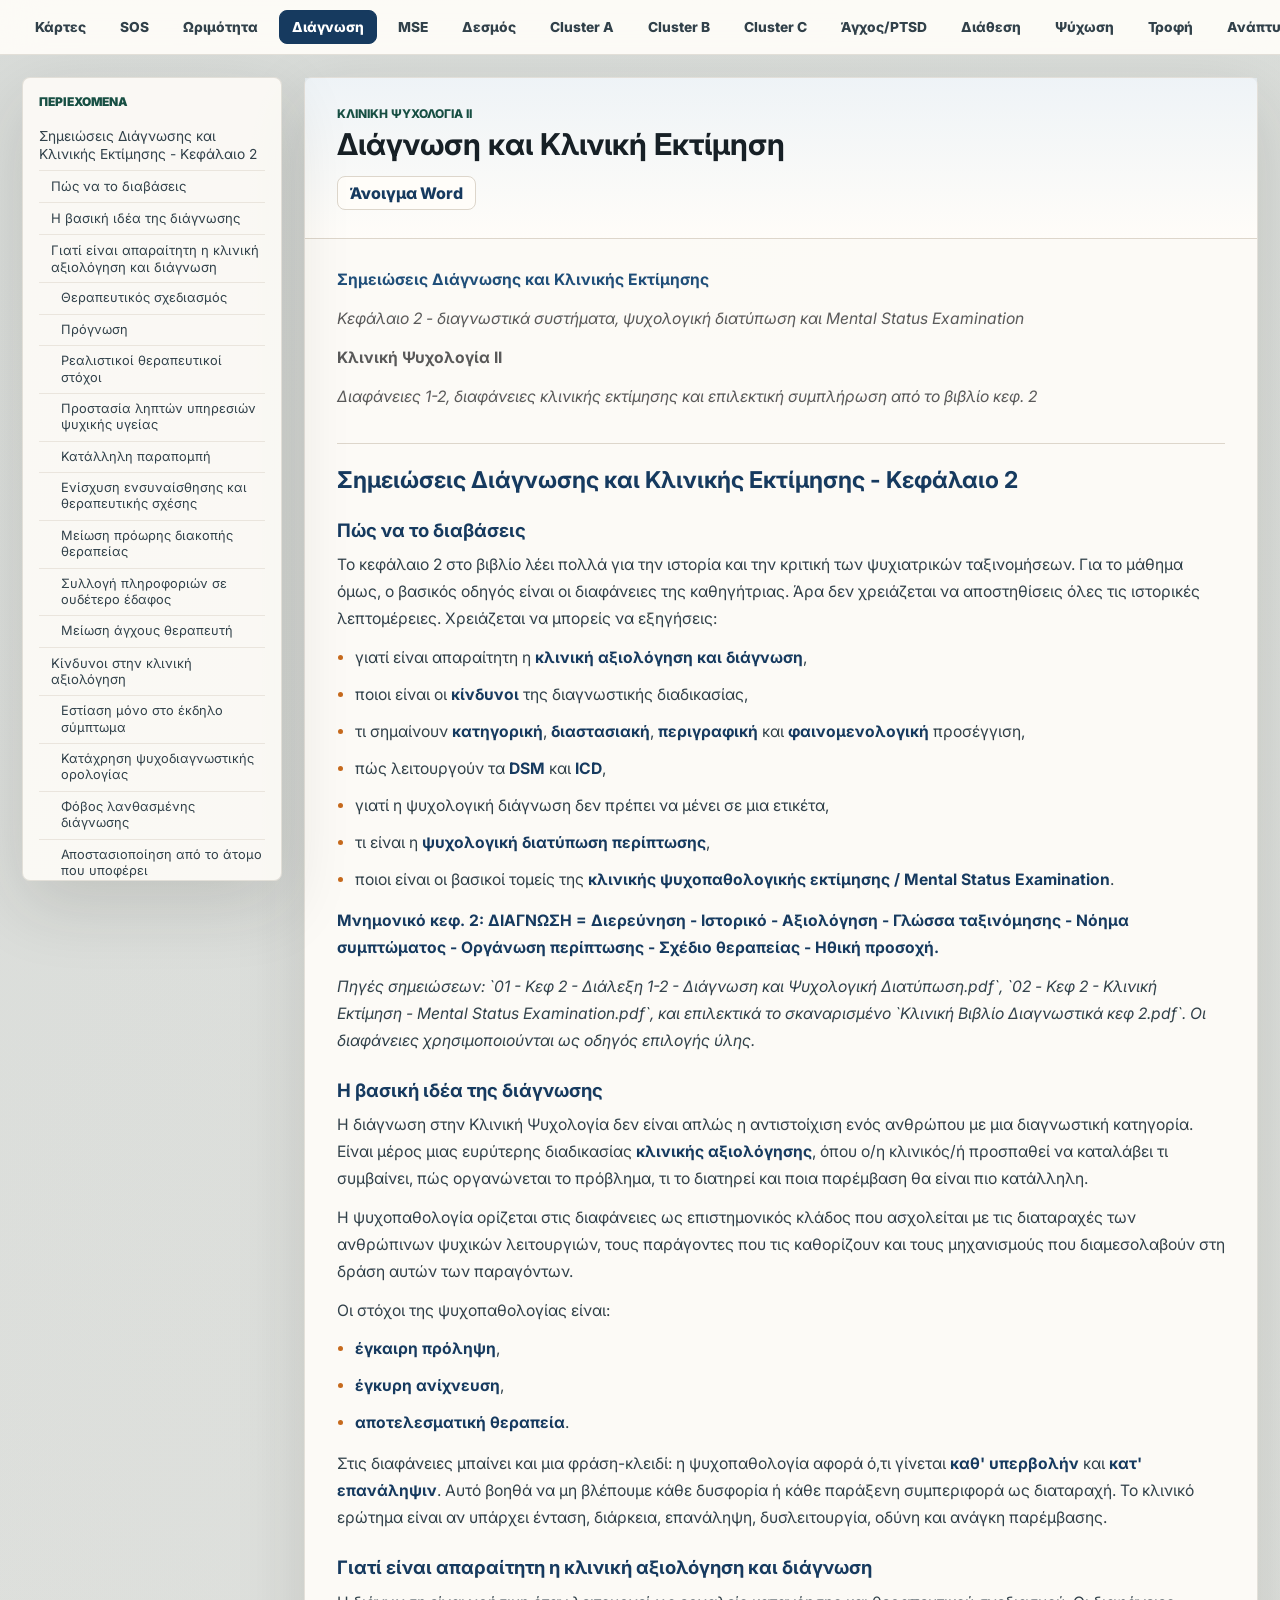
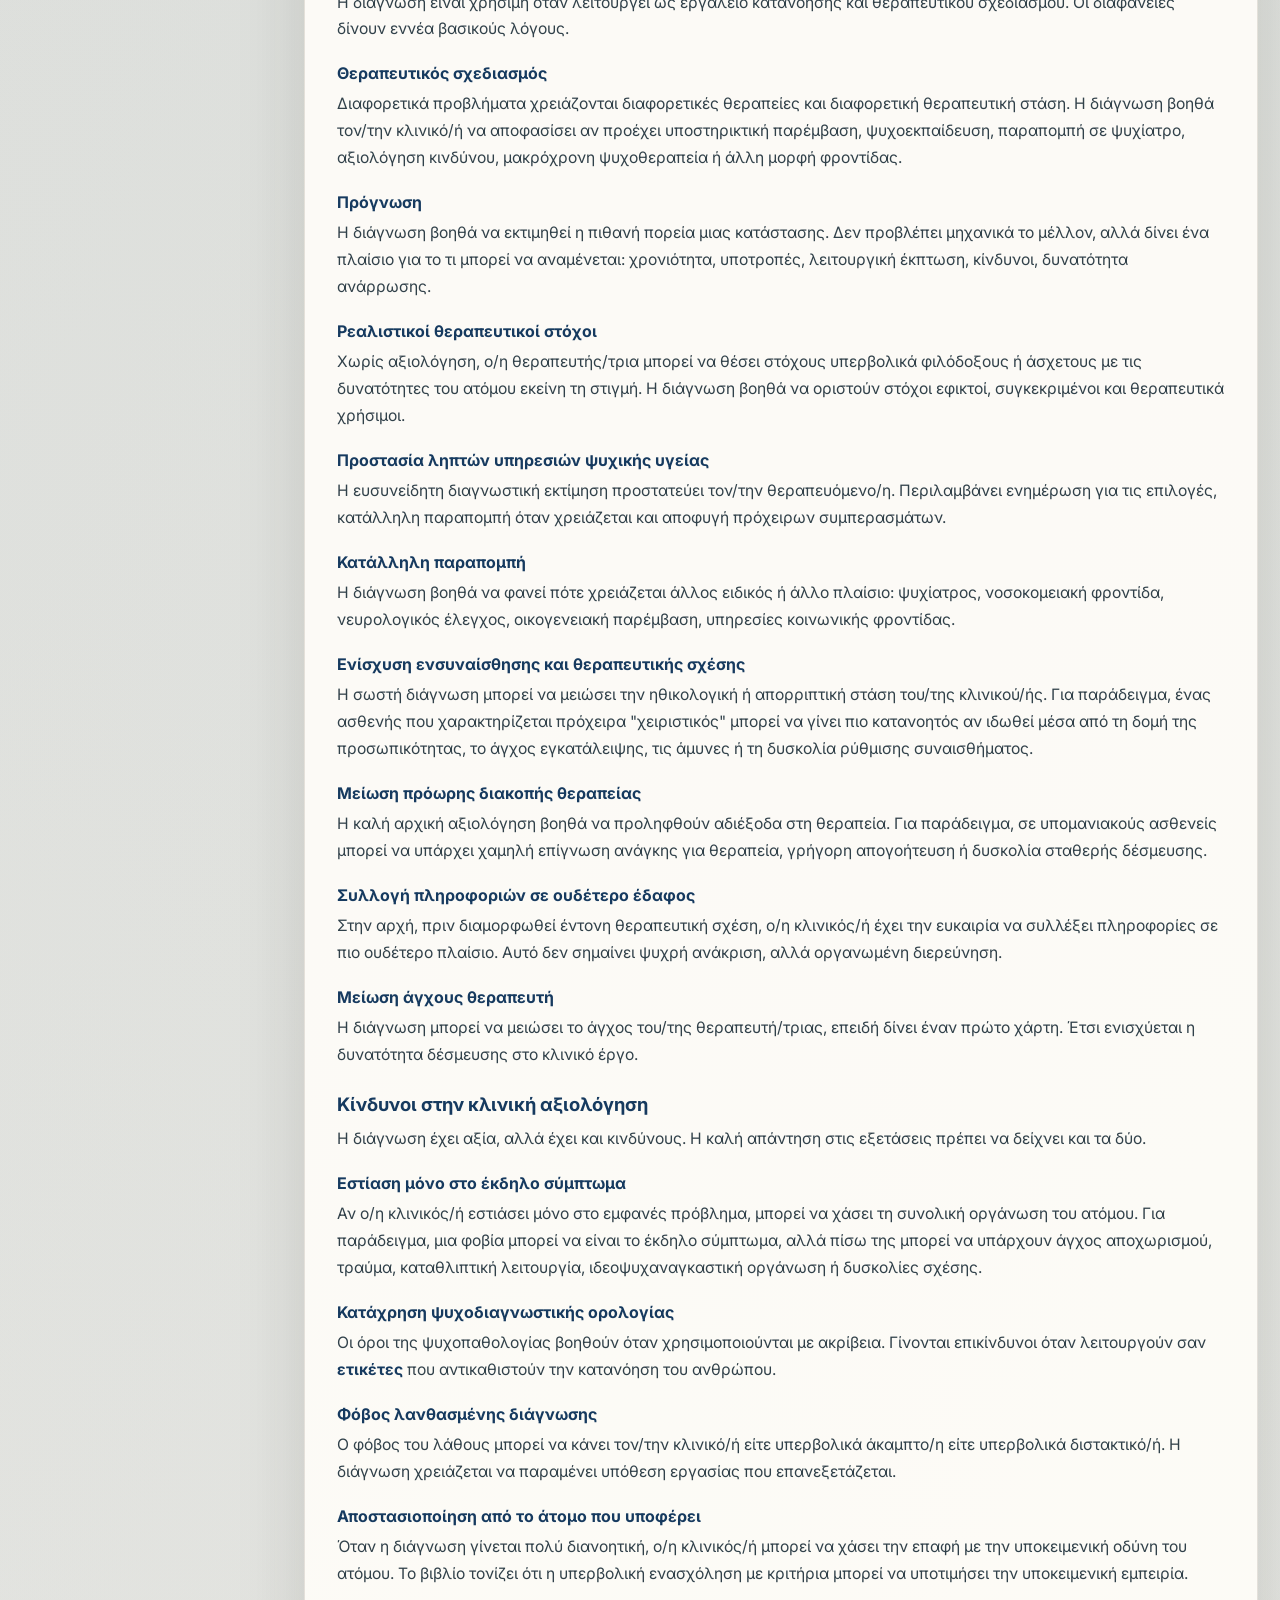
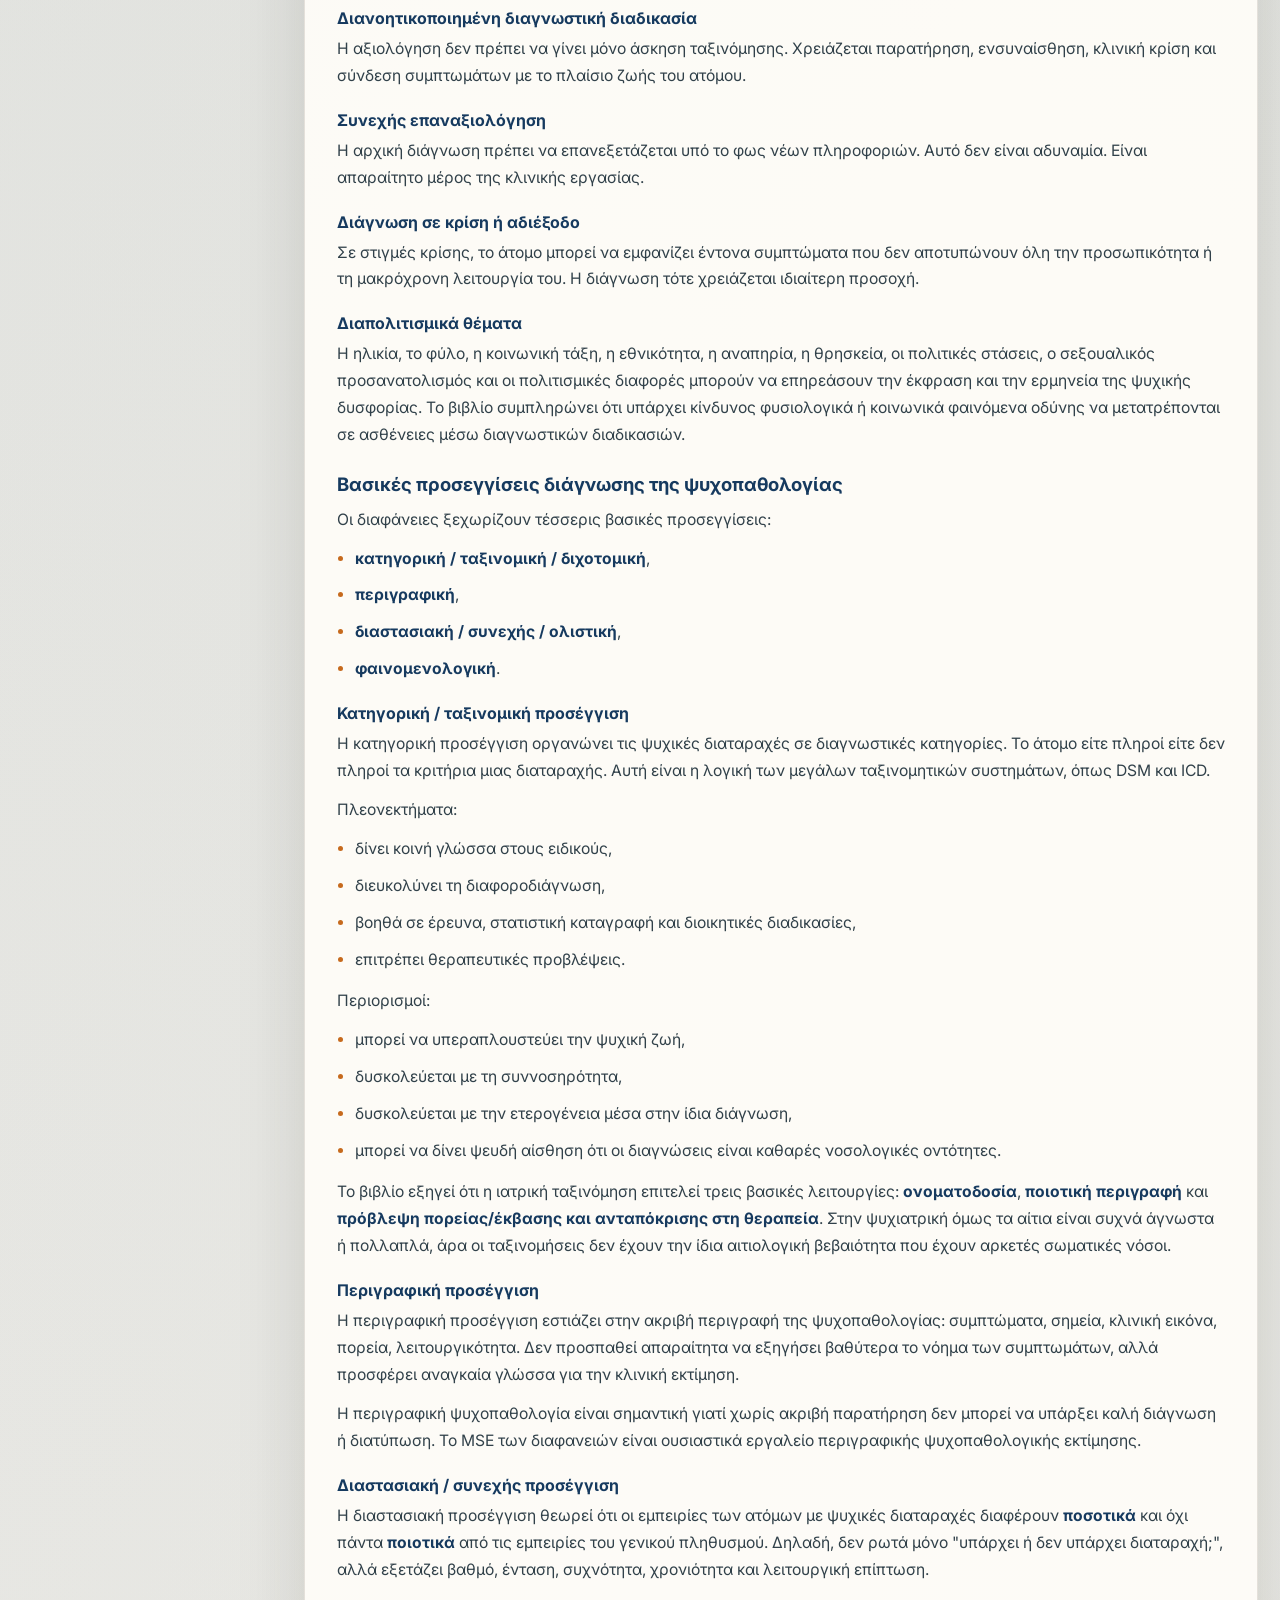
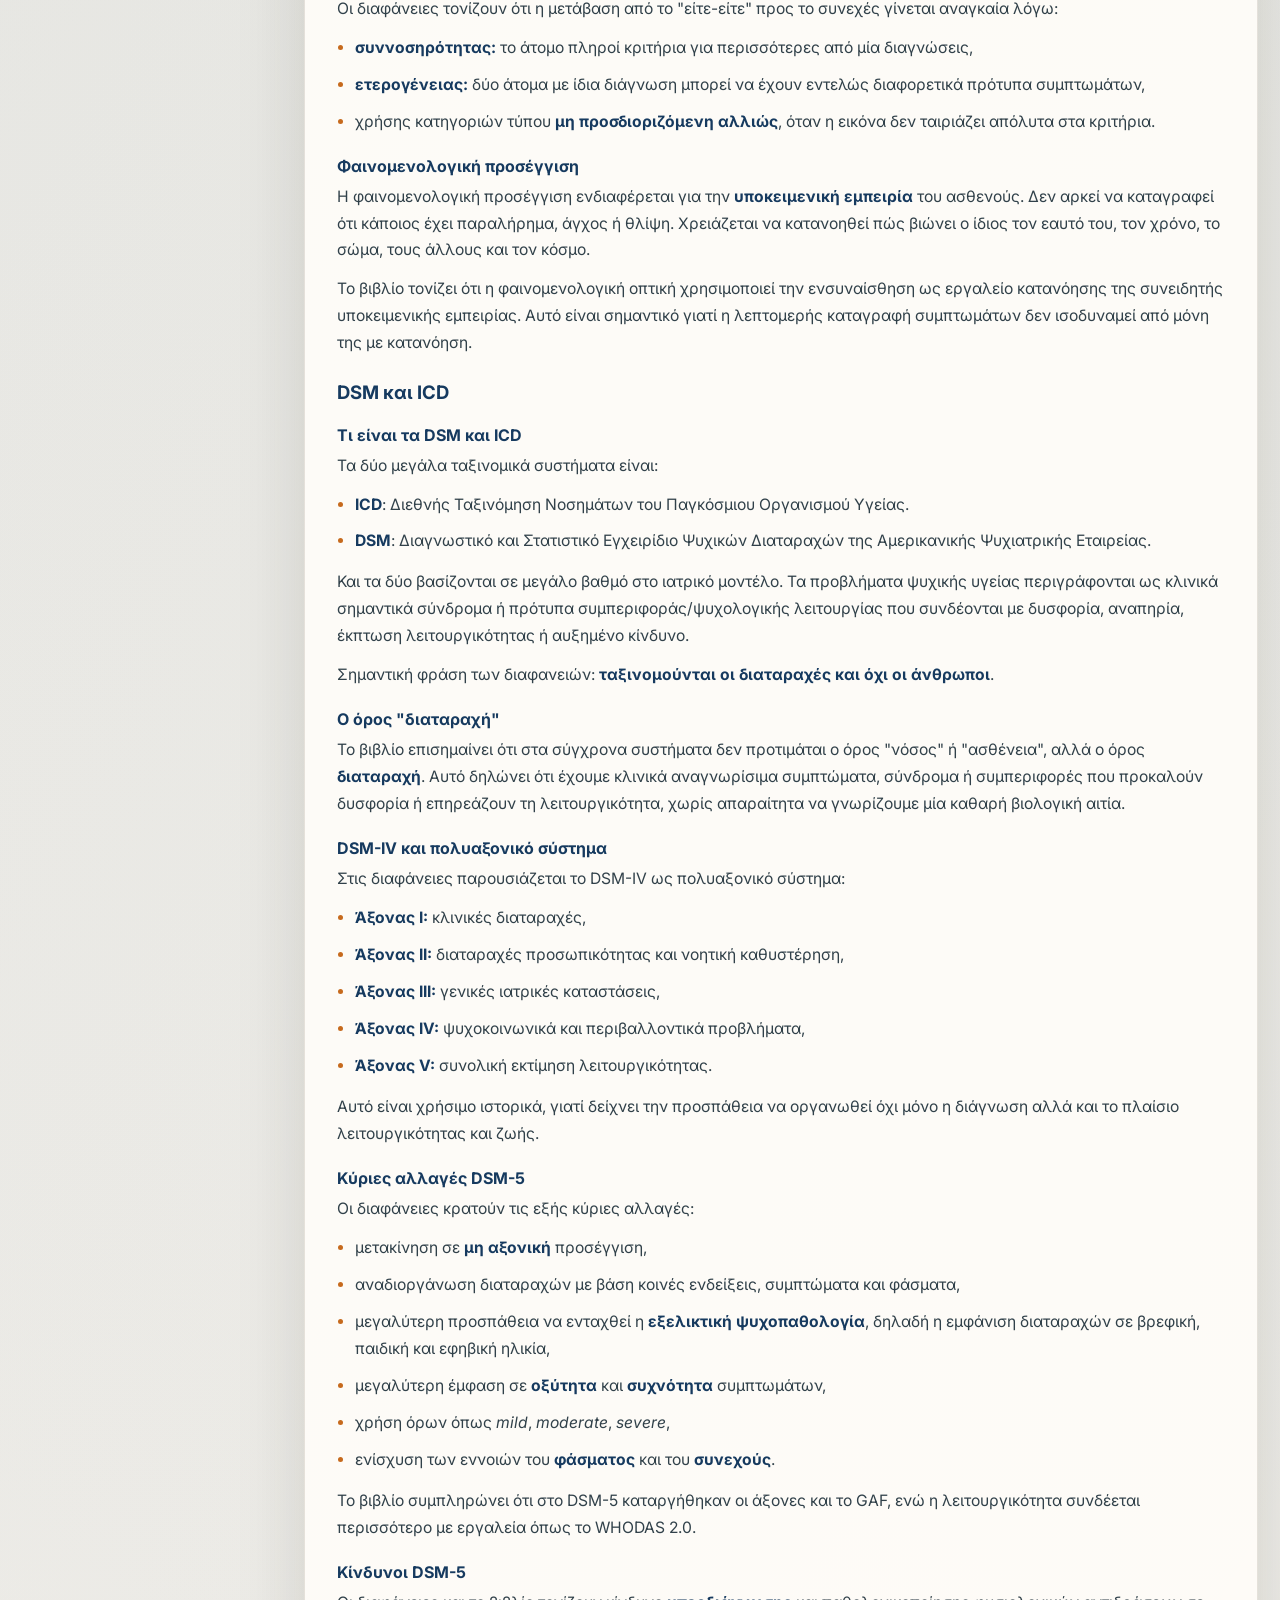
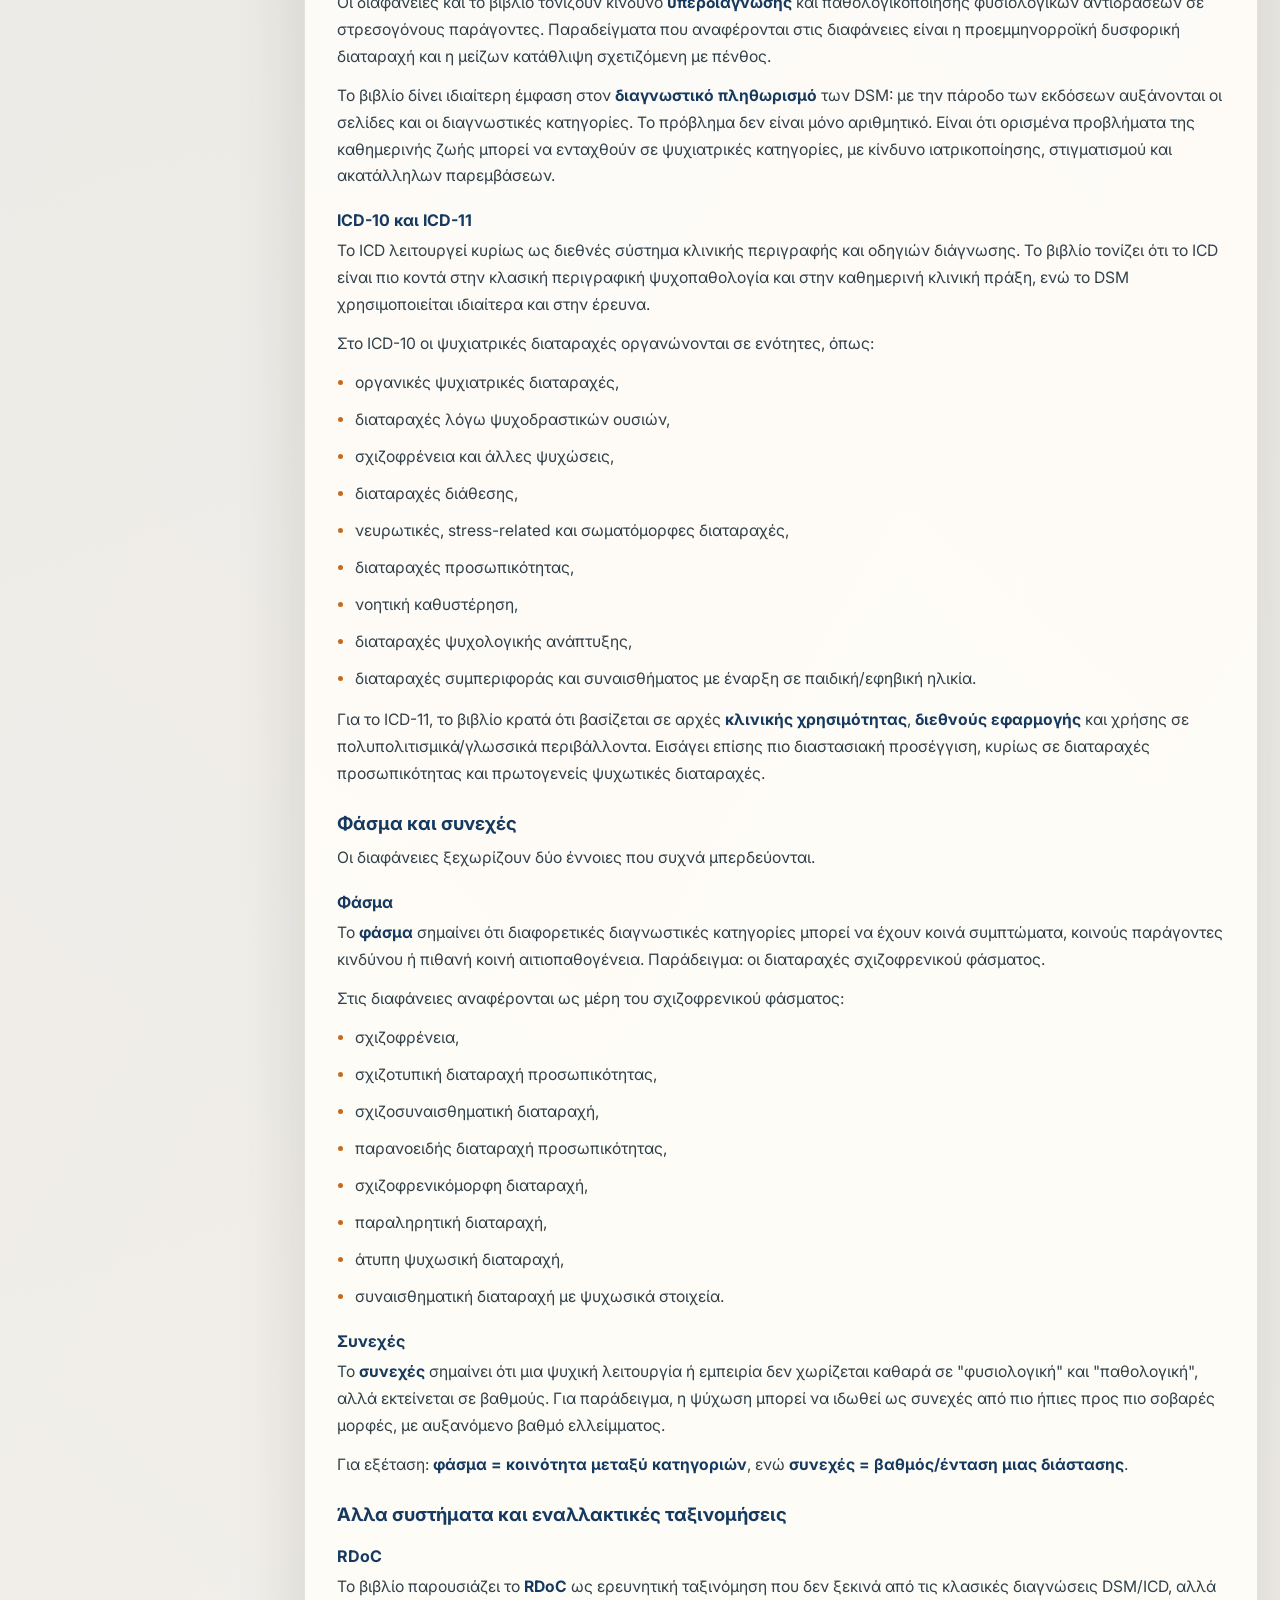
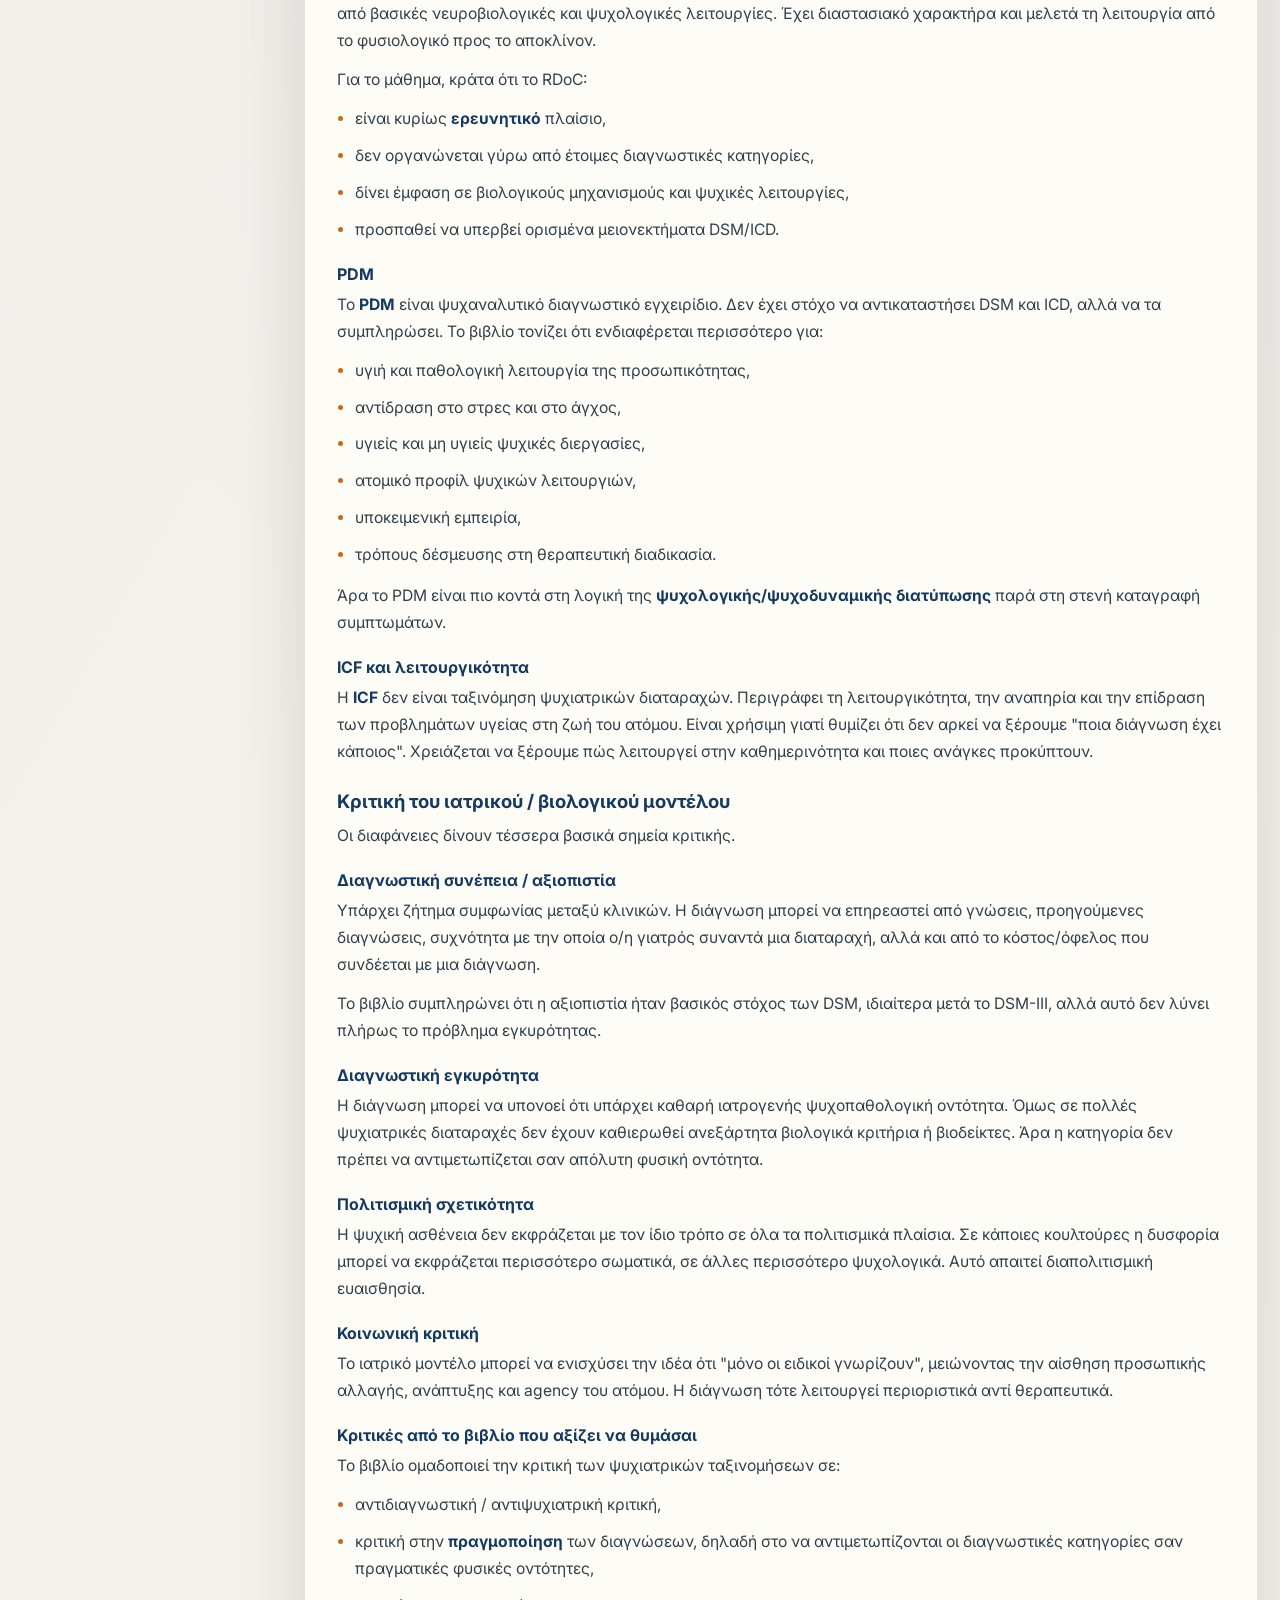
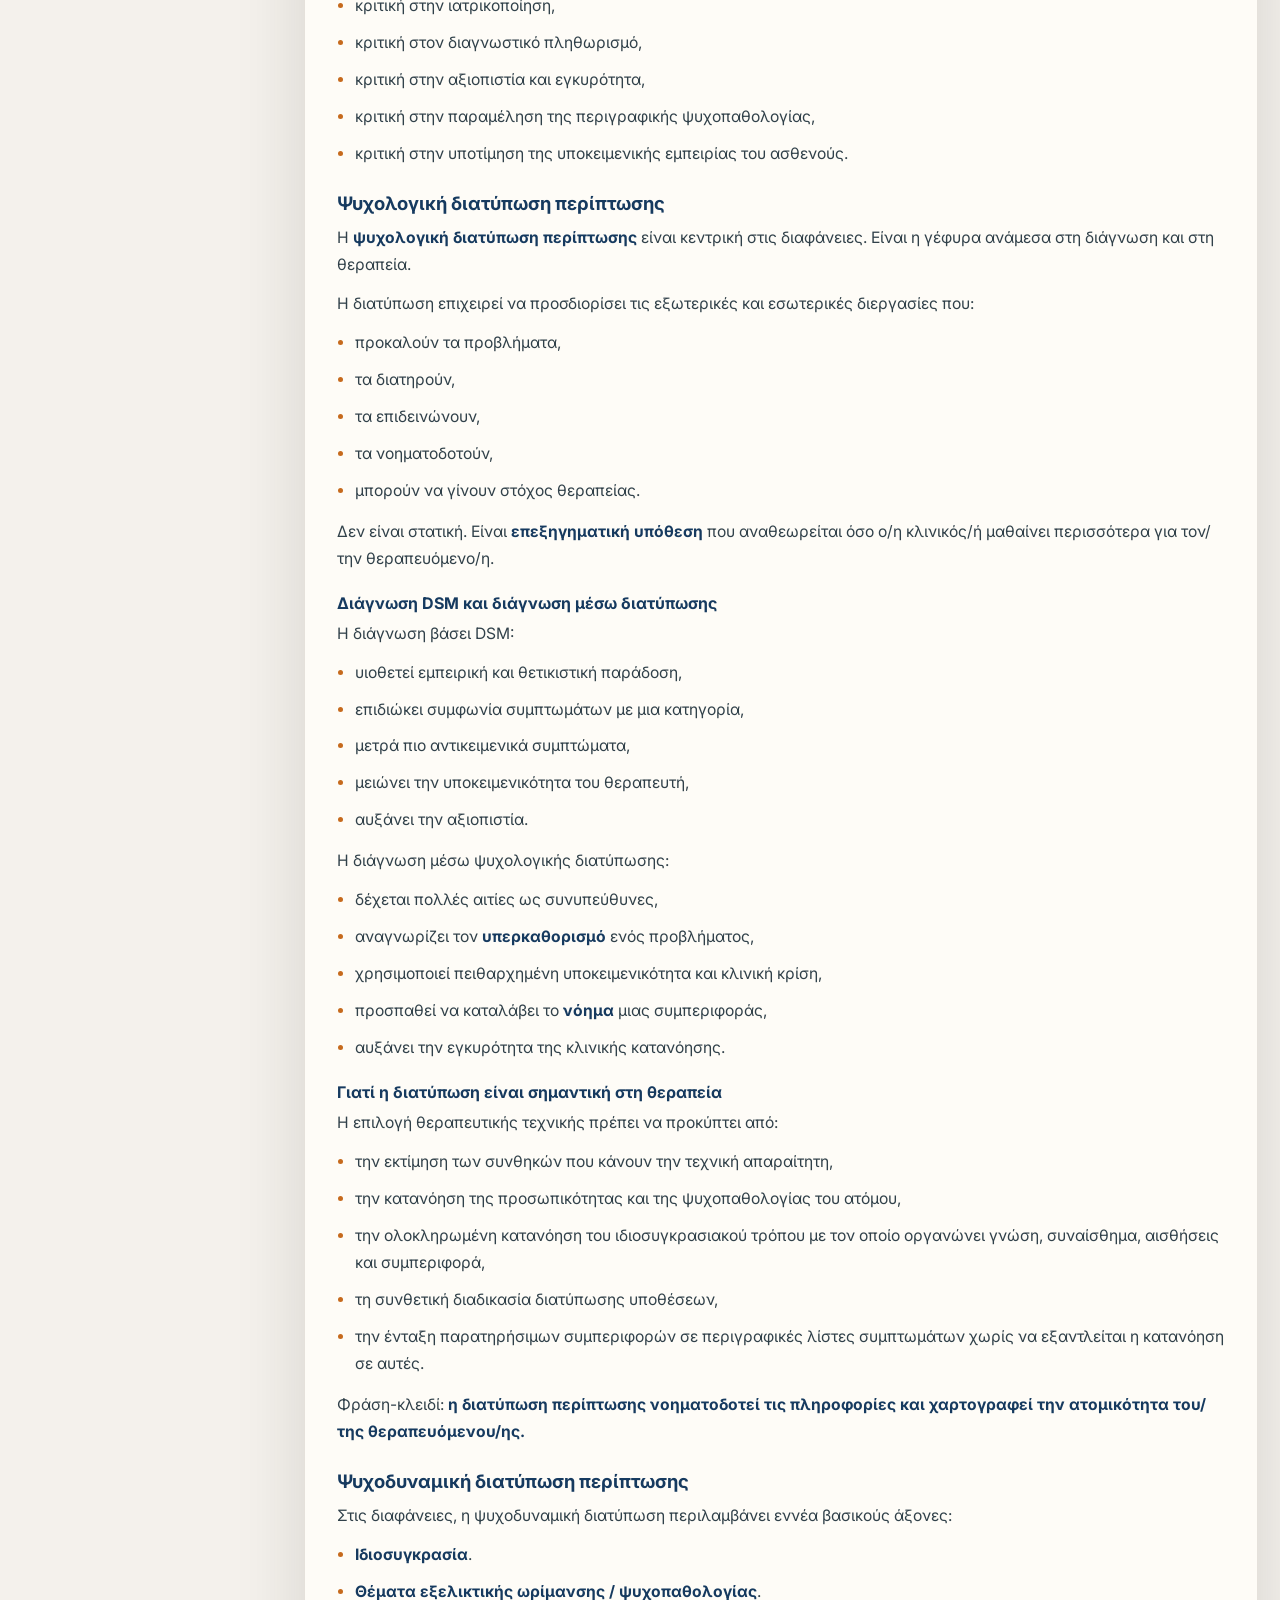
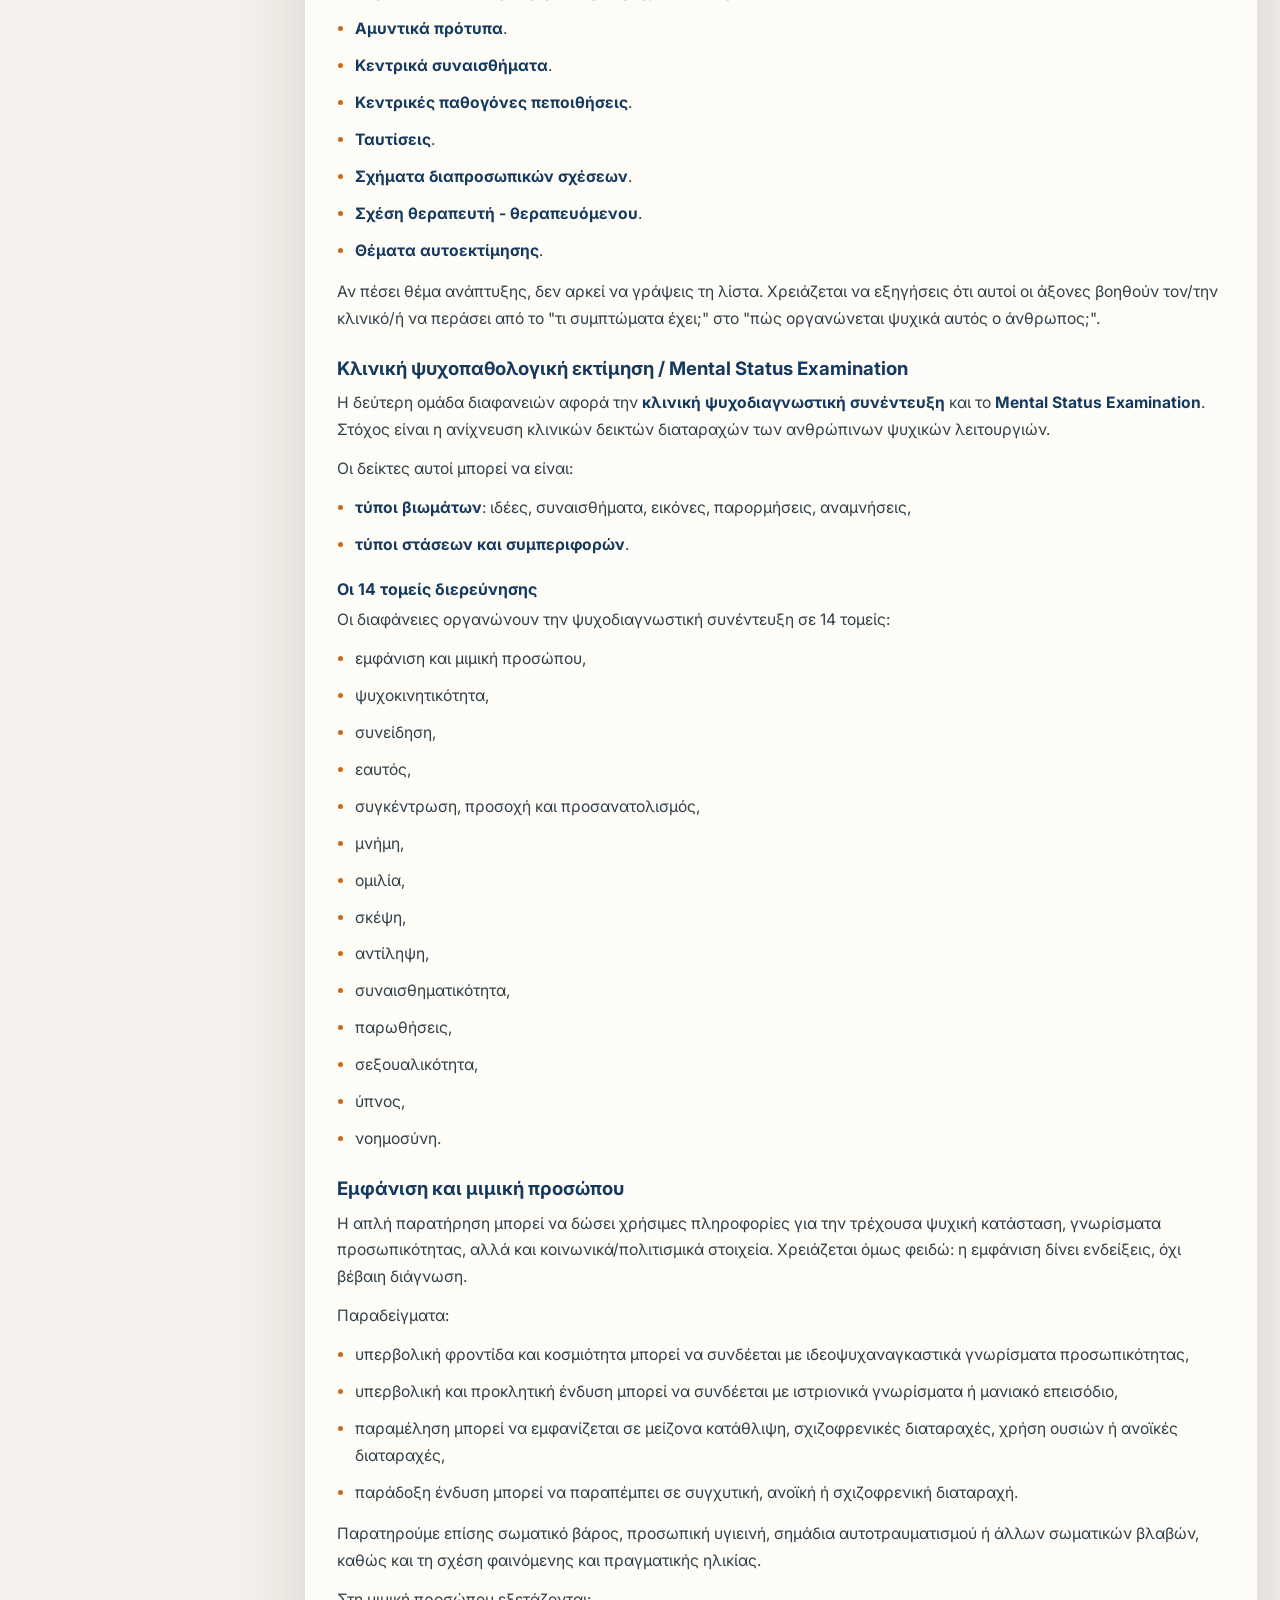
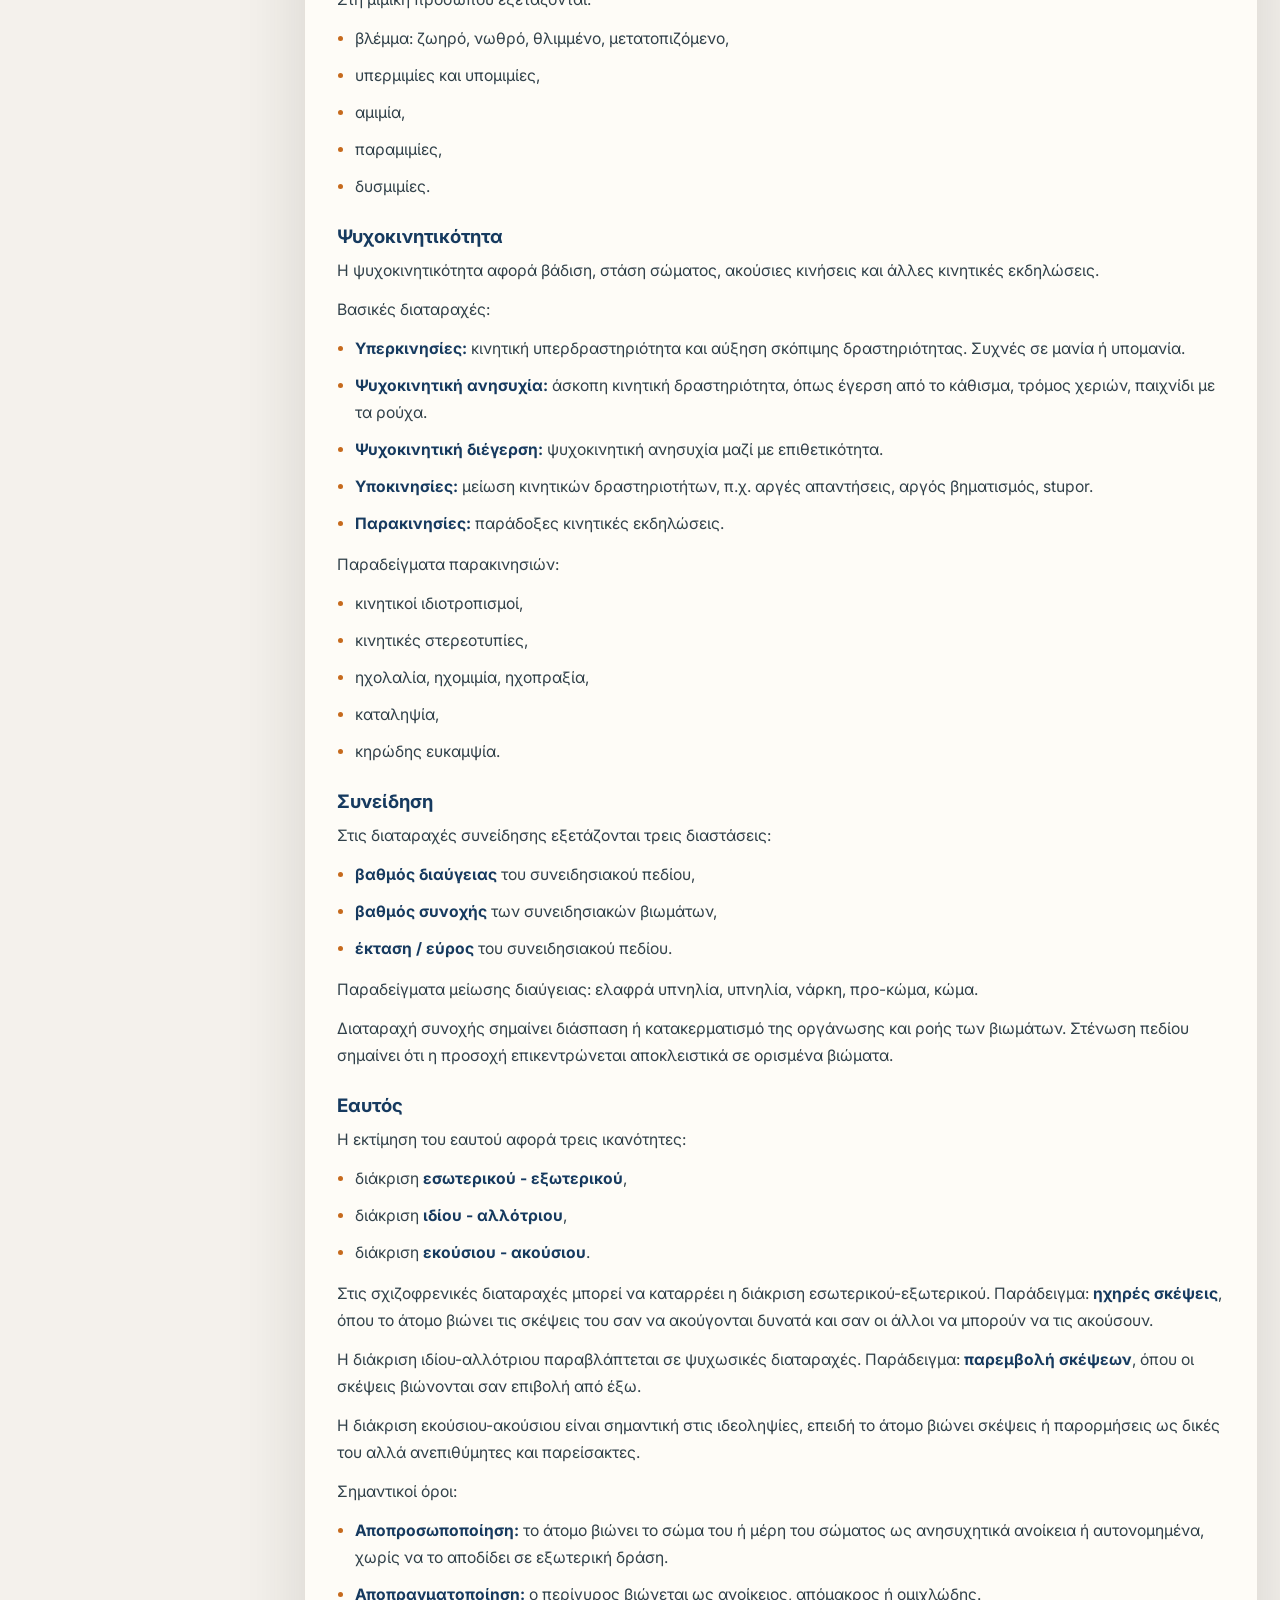
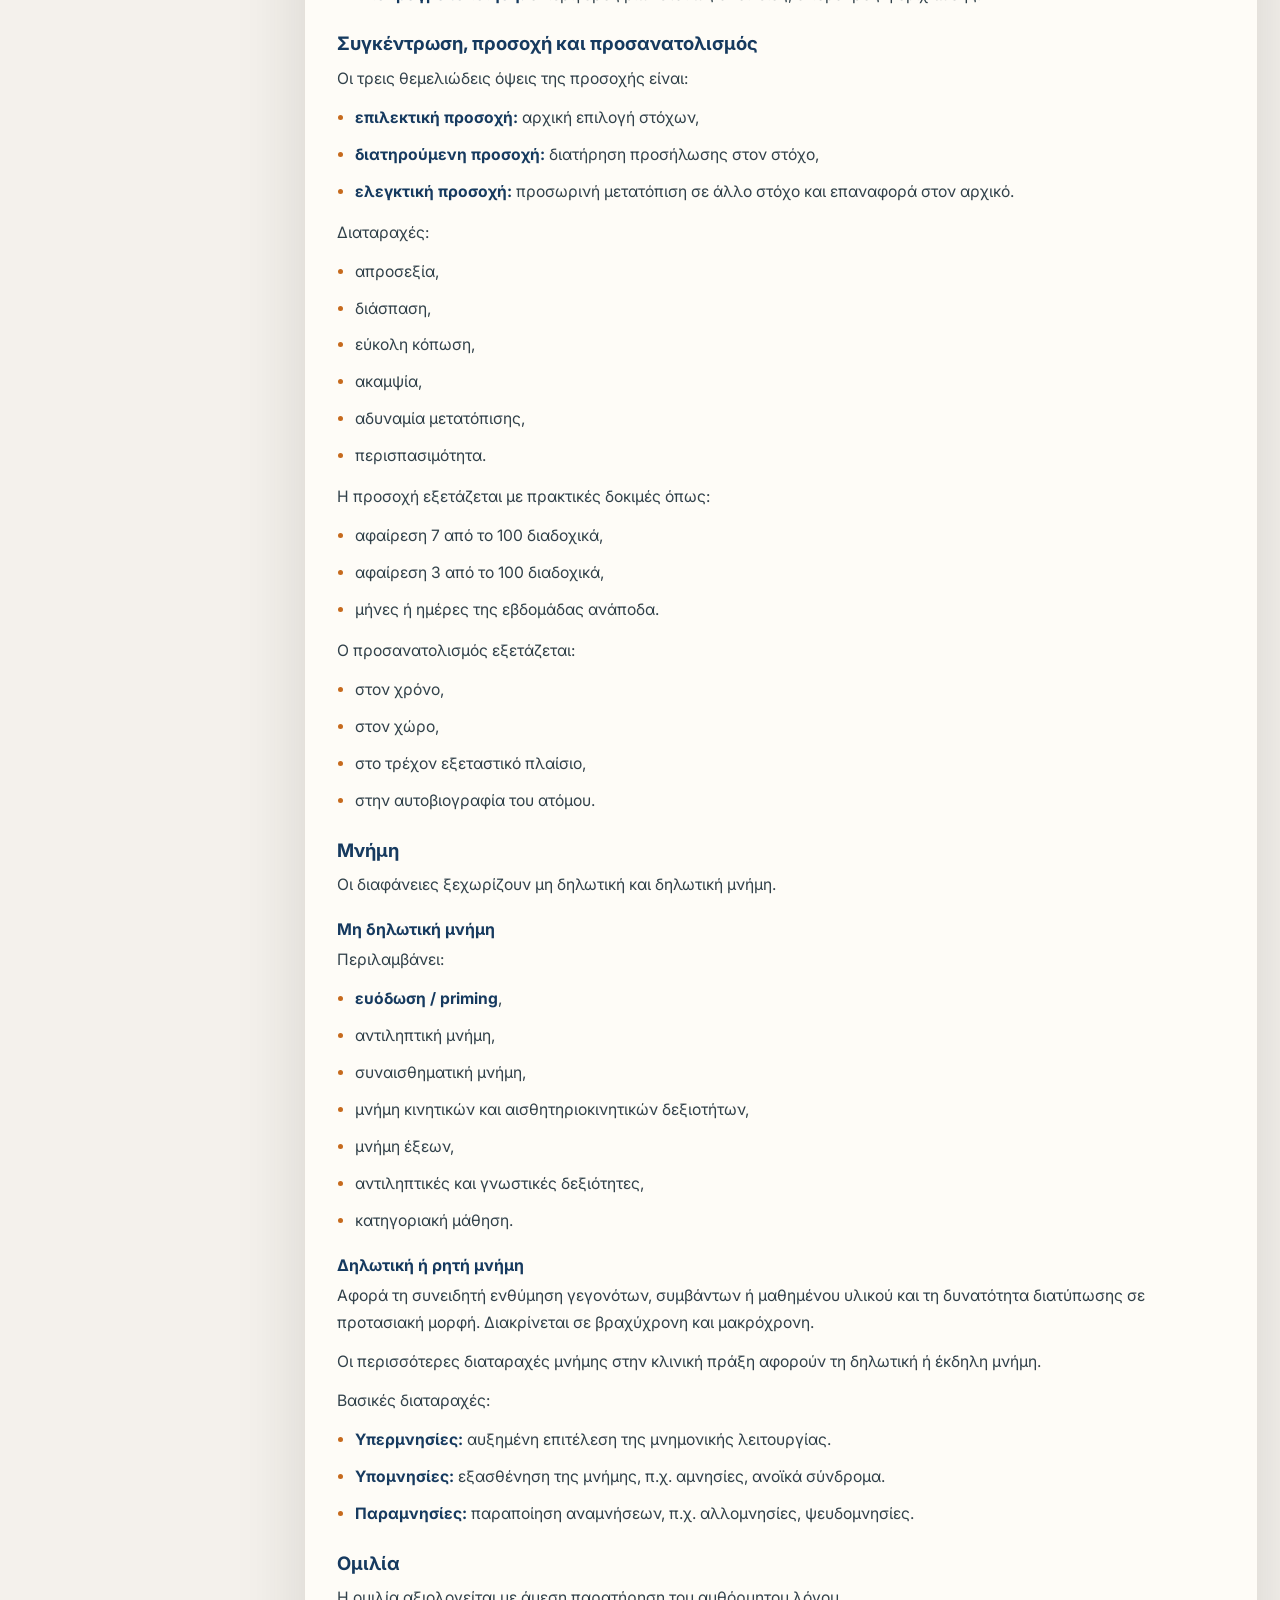
<file: notes/diagnosis-clinical-assessment.html>
<!doctype html>
<html lang="el">
  <head>
    <meta charset="utf-8" />
    <meta name="viewport" content="width=device-width, initial-scale=1" />
    <title>Διάγνωση και Κλινική Εκτίμηση | Κλινική Ψυχολογία ΙΙ</title>
    <link rel="preconnect" href="https://fonts.googleapis.com" />
    <link rel="preconnect" href="https://fonts.gstatic.com" crossorigin />
    <link href="https://fonts.googleapis.com/css2?family=Inter:wght@400;500;600;700;800&family=Noto+Sans+Greek:wght@400;500;600;700;800&display=swap" rel="stylesheet" />
    <link rel="stylesheet" href="../styles.css" />
  </head>
  <body class="notes-page">
    <nav class="site-tabs" aria-label="Κύρια πλοήγηση"><div class="site-tabs-inner"><a class="nav-tab " href="../index.html">Κάρτες</a><a class="nav-tab " href="../notes/sos-development.html">SOS</a><a class="nav-tab " href="../notes/psychodynamic-maturity-self.html">Ωριμότητα</a><a class="nav-tab active" href="../notes/diagnosis-clinical-assessment.html">Διάγνωση</a><a class="nav-tab " href="../notes/mental-status-examination.html">MSE</a><a class="nav-tab " href="../notes/attachment-theory.html">Δεσμός</a><a class="nav-tab " href="../notes/cluster-a.html">Cluster A</a><a class="nav-tab " href="../notes/cluster-b.html">Cluster B</a><a class="nav-tab " href="../notes/cluster-c.html">Cluster C</a><a class="nav-tab " href="../notes/anxiety-ptsd.html">Άγχος/PTSD</a><a class="nav-tab " href="../notes/mood-disorders.html">Διάθεση</a><a class="nav-tab " href="../notes/psychotic-disorders.html">Ψύχωση</a><a class="nav-tab " href="../notes/eating-disorders.html">Τροφή</a><a class="nav-tab" href="../exam/development.html">Ανάπτυξης</a><a class="nav-tab" href="../exam/multiple-choice.html">Quiz Πολλαπλής</a></div></nav>
    <main class="notes-shell">
      <aside class="notes-toc" aria-label="Περιεχόμενα σελίδας">
        <p>Περιεχόμενα</p>
        <a class="toc-level-2" href="#σημειώσεις-διάγνωσης-και-κλινικής-εκτίμησης---κεφάλαιο-2">Σημειώσεις Διάγνωσης και Κλινικής Εκτίμησης - Κεφάλαιο 2</a>
<a class="toc-level-3" href="#πώς-να-το-διαβάσεις">Πώς να το διαβάσεις</a>
<a class="toc-level-3" href="#η-βασική-ιδέα-της-διάγνωσης">Η βασική ιδέα της διάγνωσης</a>
<a class="toc-level-3" href="#γιατί-είναι-απαραίτητη-η-κλινική-αξιολόγηση-και-διάγνωση">Γιατί είναι απαραίτητη η κλινική αξιολόγηση και διάγνωση</a>
<a class="toc-level-4" href="#θεραπευτικός-σχεδιασμός">Θεραπευτικός σχεδιασμός</a>
<a class="toc-level-4" href="#πρόγνωση">Πρόγνωση</a>
<a class="toc-level-4" href="#ρεαλιστικοί-θεραπευτικοί-στόχοι">Ρεαλιστικοί θεραπευτικοί στόχοι</a>
<a class="toc-level-4" href="#προστασία-ληπτών-υπηρεσιών-ψυχικής-υγείας">Προστασία ληπτών υπηρεσιών ψυχικής υγείας</a>
<a class="toc-level-4" href="#κατάλληλη-παραπομπή">Κατάλληλη παραπομπή</a>
<a class="toc-level-4" href="#ενίσχυση-ενσυναίσθησης-και-θεραπευτικής-σχέσης">Ενίσχυση ενσυναίσθησης και θεραπευτικής σχέσης</a>
<a class="toc-level-4" href="#μείωση-πρόωρης-διακοπής-θεραπείας">Μείωση πρόωρης διακοπής θεραπείας</a>
<a class="toc-level-4" href="#συλλογή-πληροφοριών-σε-ουδέτερο-έδαφος">Συλλογή πληροφοριών σε ουδέτερο έδαφος</a>
<a class="toc-level-4" href="#μείωση-άγχους-θεραπευτή">Μείωση άγχους θεραπευτή</a>
<a class="toc-level-3" href="#κίνδυνοι-στην-κλινική-αξιολόγηση">Κίνδυνοι στην κλινική αξιολόγηση</a>
<a class="toc-level-4" href="#εστίαση-μόνο-στο-έκδηλο-σύμπτωμα">Εστίαση μόνο στο έκδηλο σύμπτωμα</a>
<a class="toc-level-4" href="#κατάχρηση-ψυχοδιαγνωστικής-ορολογίας">Κατάχρηση ψυχοδιαγνωστικής ορολογίας</a>
<a class="toc-level-4" href="#φόβος-λανθασμένης-διάγνωσης">Φόβος λανθασμένης διάγνωσης</a>
<a class="toc-level-4" href="#αποστασιοποίηση-από-το-άτομο-που-υποφέρει">Αποστασιοποίηση από το άτομο που υποφέρει</a>
<a class="toc-level-4" href="#διανοητικοποιημένη-διαγνωστική-διαδικασία">Διανοητικοποιημένη διαγνωστική διαδικασία</a>
<a class="toc-level-4" href="#συνεχής-επαναξιολόγηση">Συνεχής επαναξιολόγηση</a>
<a class="toc-level-4" href="#διάγνωση-σε-κρίση-ή-αδιέξοδο">Διάγνωση σε κρίση ή αδιέξοδο</a>
<a class="toc-level-4" href="#διαπολιτισμικά-θέματα">Διαπολιτισμικά θέματα</a>
<a class="toc-level-3" href="#βασικές-προσεγγίσεις-διάγνωσης-της-ψυχοπαθολογίας">Βασικές προσεγγίσεις διάγνωσης της ψυχοπαθολογίας</a>
<a class="toc-level-4" href="#κατηγορική--ταξινομική-προσέγγιση">Κατηγορική / ταξινομική προσέγγιση</a>
<a class="toc-level-4" href="#περιγραφική-προσέγγιση">Περιγραφική προσέγγιση</a>
<a class="toc-level-4" href="#διαστασιακή--συνεχής-προσέγγιση">Διαστασιακή / συνεχής προσέγγιση</a>
<a class="toc-level-4" href="#φαινομενολογική-προσέγγιση">Φαινομενολογική προσέγγιση</a>
<a class="toc-level-3" href="#dsm-και-icd">DSM και ICD</a>
<a class="toc-level-4" href="#τι-είναι-τα-dsm-και-icd">Τι είναι τα DSM και ICD</a>
<a class="toc-level-4" href="#ο-όρος-διαταραχή">Ο όρος &quot;διαταραχή&quot;</a>
<a class="toc-level-4" href="#dsm-iv-και-πολυαξονικό-σύστημα">DSM-IV και πολυαξονικό σύστημα</a>
<a class="toc-level-4" href="#κύριες-αλλαγές-dsm-5">Κύριες αλλαγές DSM-5</a>
<a class="toc-level-4" href="#κίνδυνοι-dsm-5">Κίνδυνοι DSM-5</a>
<a class="toc-level-4" href="#icd-10-και-icd-11">ICD-10 και ICD-11</a>
<a class="toc-level-3" href="#φάσμα-και-συνεχές">Φάσμα και συνεχές</a>
<a class="toc-level-4" href="#φάσμα">Φάσμα</a>
<a class="toc-level-4" href="#συνεχές">Συνεχές</a>
<a class="toc-level-3" href="#άλλα-συστήματα-και-εναλλακτικές-ταξινομήσεις">Άλλα συστήματα και εναλλακτικές ταξινομήσεις</a>
<a class="toc-level-4" href="#rdoc">RDoC</a>
<a class="toc-level-4" href="#pdm">PDM</a>
      </aside>
      <article class="notes-article">
        <header class="notes-hero">
          <p class="course-label">Κλινική Ψυχολογία ΙΙ</p>
          <h1>Διάγνωση και Κλινική Εκτίμηση</h1>
          <a class="word-download" href="../downloads/Σημειώσεις_Διάγνωση_Κλινική_Εκτίμηση_Κεφ_2.docx">Άνοιγμα Word</a>
        </header>
        <div class="notes-content">
          <p><strong><span style="color: #1F4E79">Σημειώσεις Διάγνωσης και Κλινικής Εκτίμησης</span></strong></p>
<p><em><span style="color: #595959">Κεφάλαιο 2 - διαγνωστικά συστήματα, ψυχολογική διατύπωση και </span></em><em><span style="color: #595959">Mental</span></em><em><span style="color: #595959"> </span></em><em><span style="color: #595959">Status</span></em><em><span style="color: #595959"> </span></em><em><span style="color: #595959">Examination</span></em></p>
<p><strong><span style="color: #595959">Κλινική Ψυχολογία ΙΙ</span></strong></p>
<p><em><span style="color: #595959">Διαφάνειες 1-2, διαφάνειες κλινικής εκτίμησης και επιλεκτική συμπλήρωση από το βιβλίο κεφ. 2</span></em></p>
<h2 id="σημειώσεις-διάγνωσης-και-κλινικής-εκτίμησης---κεφάλαιο-2">Σημειώσεις Διάγνωσης και Κλινικής Εκτίμησης - Κεφάλαιο 2</h2>
<h3 id="πώς-να-το-διαβάσεις">Πώς να το διαβάσεις</h3>
<p>Το κεφάλαιο 2 στο βιβλίο λέει πολλά για την ιστορία και την κριτική των ψυχιατρικών ταξινομήσεων. Για το μάθημα όμως, ο βασικός οδηγός είναι οι διαφάνειες της καθηγήτριας. Άρα δεν χρειάζεται να αποστηθίσεις όλες τις ιστορικές λεπτομέρειες. Χρειάζεται να μπορείς να εξηγήσεις:</p>
<ul>
<li>γιατί είναι απαραίτητη η <strong>κλινική αξιολόγηση και διάγνωση</strong>,</li>
<li>ποιοι είναι οι <strong>κίνδυνοι</strong> της διαγνωστικής διαδικασίας,</li>
<li>τι σημαίνουν <strong>κατηγορική</strong>, <strong>διαστασιακή</strong>, <strong>περιγραφική</strong> και <strong>φαινομενολογική</strong> προσέγγιση,</li>
<li>πώς λειτουργούν τα <strong>DSM</strong> και <strong>ICD</strong>,</li>
<li>γιατί η ψυχολογική διάγνωση δεν πρέπει να μένει σε μια ετικέτα,</li>
<li>τι είναι η <strong>ψυχολογική διατύπωση περίπτωσης</strong>,</li>
<li>ποιοι είναι οι βασικοί τομείς της <strong>κλινικής ψυχοπαθολογικής εκτίμησης / </strong><strong>Mental</strong><strong> </strong><strong>Status</strong><strong> </strong><strong>Examination</strong>.</li>
</ul>
<p><strong>Μνημονικό κεφ. 2:</strong> <strong>ΔΙΑΓΝΩΣΗ = Διερεύνηση - Ιστορικό - Αξιολόγηση - Γλώσσα ταξινόμησης - Νόημα συμπτώματος - Οργάνωση περίπτωσης - Σχέδιο θεραπείας - Ηθική προσοχή.</strong></p>
<p><em>Πηγές σημειώσεων: `01 - </em><em>Κεφ</em><em> 2 - Διάλεξη 1-2 - Διάγνωση και Ψυχολογική Διατύπωση.</em><em>pdf</em><em>`, `02 - </em><em>Κεφ</em><em> 2 - Κλινική Εκτίμηση - </em><em>Mental</em><em> </em><em>Status</em><em> </em><em>Examination</em><em>.</em><em>pdf</em><em>`, και επιλεκτικά το </em><em>σκαναρισμένο</em><em> `Κλινική Βιβλίο Διαγνωστικά </em><em>κεφ</em><em> 2.</em><em>pdf</em><em>`. Οι διαφάνειες χρησιμοποιούνται ως οδηγός επιλογής ύλης.</em></p>
<h3 id="η-βασική-ιδέα-της-διάγνωσης">Η βασική ιδέα της διάγνωσης</h3>
<p>Η διάγνωση στην Κλινική Ψυχολογία δεν είναι απλώς η αντιστοίχιση ενός ανθρώπου με μια διαγνωστική κατηγορία. Είναι μέρος μιας ευρύτερης διαδικασίας <strong>κλινικής αξιολόγησης</strong>, όπου ο/η κλινικός/ή προσπαθεί να καταλάβει τι συμβαίνει, πώς οργανώνεται το πρόβλημα, τι το διατηρεί και ποια παρέμβαση θα είναι πιο κατάλληλη.</p>
<p>Η ψυχοπαθολογία ορίζεται στις διαφάνειες ως επιστημονικός κλάδος που ασχολείται με τις διαταραχές των ανθρώπινων ψυχικών λειτουργιών, τους παράγοντες που τις καθορίζουν και τους μηχανισμούς που διαμεσολαβούν στη δράση αυτών των παραγόντων.</p>
<p>Οι στόχοι της ψυχοπαθολογίας είναι:</p>
<ul>
<li><strong>έγκ</strong><strong>αιρη π</strong><strong>ρόληψη</strong>,</li>
<li><strong>έγκυρη ανίχνευση</strong>,</li>
<li><strong>αποτελεσματική θεραπεία</strong>.</li>
</ul>
<p>Στις διαφάνειες μπαίνει και μια φράση-κλειδί: η ψυχοπαθολογία αφορά ό,τι γίνεται <strong>καθ&#x27; </strong><strong>υπερβολήν</strong> και <strong>κατ&#x27; επανάληψιν</strong>. Αυτό βοηθά να μη βλέπουμε κάθε δυσφορία ή κάθε παράξενη συμπεριφορά ως διαταραχή. Το κλινικό ερώτημα είναι αν υπάρχει ένταση, διάρκεια, επανάληψη, δυσλειτουργία, οδύνη και ανάγκη παρέμβασης.</p>
<h3 id="γιατί-είναι-απαραίτητη-η-κλινική-αξιολόγηση-και-διάγνωση">Γιατί είναι απαραίτητη η κλινική αξιολόγηση και διάγνωση</h3>
<p>Η διάγνωση είναι χρήσιμη όταν λειτουργεί ως εργαλείο κατανόησης και θεραπευτικού σχεδιασμού. Οι διαφάνειες δίνουν εννέα βασικούς λόγους.</p>
<h4 id="θεραπευτικός-σχεδιασμός">Θεραπευτικός σχεδιασμός</h4>
<p>Διαφορετικά προβλήματα χρειάζονται διαφορετικές θεραπείες και διαφορετική θεραπευτική στάση. Η διάγνωση βοηθά τον/την κλινικό/ή να αποφασίσει αν προέχει υποστηρικτική παρέμβαση, ψυχοεκπαίδευση, παραπομπή σε ψυχίατρο, αξιολόγηση κινδύνου, μακρόχρονη ψυχοθεραπεία ή άλλη μορφή φροντίδας.</p>
<h4 id="πρόγνωση">Πρόγνωση</h4>
<p>Η διάγνωση βοηθά να εκτιμηθεί η πιθανή πορεία μιας κατάστασης. Δεν προβλέπει μηχανικά το μέλλον, αλλά δίνει ένα πλαίσιο για το τι μπορεί να αναμένεται: χρονιότητα, υποτροπές, λειτουργική έκπτωση, κίνδυνοι, δυνατότητα ανάρρωσης.</p>
<h4 id="ρεαλιστικοί-θεραπευτικοί-στόχοι">Ρεαλιστικοί θεραπευτικοί στόχοι</h4>
<p>Χωρίς αξιολόγηση, ο/η θεραπευτής/τρια μπορεί να θέσει στόχους υπερβολικά φιλόδοξους ή άσχετους με τις δυνατότητες του ατόμου εκείνη τη στιγμή. Η διάγνωση βοηθά να οριστούν στόχοι εφικτοί, συγκεκριμένοι και θεραπευτικά χρήσιμοι.</p>
<h4 id="προστασία-ληπτών-υπηρεσιών-ψυχικής-υγείας">Προστασία ληπτών υπηρεσιών ψυχικής υγείας</h4>
<p>Η ευσυνείδητη διαγνωστική εκτίμηση προστατεύει τον/την θεραπευόμενο/η. Περιλαμβάνει ενημέρωση για τις επιλογές, κατάλληλη παραπομπή όταν χρειάζεται και αποφυγή πρόχειρων συμπερασμάτων.</p>
<h4 id="κατάλληλη-παραπομπή">Κατάλληλη παραπομπή</h4>
<p>Η διάγνωση βοηθά να φανεί πότε χρειάζεται άλλος ειδικός ή άλλο πλαίσιο: ψυχίατρος, νοσοκομειακή φροντίδα, νευρολογικός έλεγχος, οικογενειακή παρέμβαση, υπηρεσίες κοινωνικής φροντίδας.</p>
<h4 id="ενίσχυση-ενσυναίσθησης-και-θεραπευτικής-σχέσης">Ενίσχυση ενσυναίσθησης και θεραπευτικής σχέσης</h4>
<p>Η σωστή διάγνωση μπορεί να μειώσει την ηθικολογική ή απορριπτική στάση του/της κλινικού/ής. Για παράδειγμα, ένας ασθενής που χαρακτηρίζεται πρόχειρα &quot;χειριστικός&quot; μπορεί να γίνει πιο κατανοητός αν ιδωθεί μέσα από τη δομή της προσωπικότητας, το άγχος εγκατάλειψης, τις άμυνες ή τη δυσκολία ρύθμισης συναισθήματος.</p>
<h4 id="μείωση-πρόωρης-διακοπής-θεραπείας">Μείωση πρόωρης διακοπής θεραπείας</h4>
<p>Η καλή αρχική αξιολόγηση βοηθά να προληφθούν αδιέξοδα στη θεραπεία. Για παράδειγμα, σε υπομανιακούς ασθενείς μπορεί να υπάρχει χαμηλή επίγνωση ανάγκης για θεραπεία, γρήγορη απογοήτευση ή δυσκολία σταθερής δέσμευσης.</p>
<h4 id="συλλογή-πληροφοριών-σε-ουδέτερο-έδαφος">Συλλογή πληροφοριών σε ουδέτερο έδαφος</h4>
<p>Στην αρχή, πριν διαμορφωθεί έντονη θεραπευτική σχέση, ο/η κλινικός/ή έχει την ευκαιρία να συλλέξει πληροφορίες σε πιο ουδέτερο πλαίσιο. Αυτό δεν σημαίνει ψυχρή ανάκριση, αλλά οργανωμένη διερεύνηση.</p>
<h4 id="μείωση-άγχους-θεραπευτή">Μείωση άγχους θεραπευτή</h4>
<p>Η διάγνωση μπορεί να μειώσει το άγχος του/της θεραπευτή/τριας, επειδή δίνει έναν πρώτο χάρτη. Έτσι ενισχύεται η δυνατότητα δέσμευσης στο κλινικό έργο.</p>
<h3 id="κίνδυνοι-στην-κλινική-αξιολόγηση">Κίνδυνοι στην κλινική αξιολόγηση</h3>
<p>Η διάγνωση έχει αξία, αλλά έχει και κινδύνους. Η καλή απάντηση στις εξετάσεις πρέπει να δείχνει και τα δύο.</p>
<h4 id="εστίαση-μόνο-στο-έκδηλο-σύμπτωμα">Εστίαση μόνο στο έκδηλο σύμπτωμα</h4>
<p>Αν ο/η κλινικός/ή εστιάσει μόνο στο εμφανές πρόβλημα, μπορεί να χάσει τη συνολική οργάνωση του ατόμου. Για παράδειγμα, μια φοβία μπορεί να είναι το έκδηλο σύμπτωμα, αλλά πίσω της μπορεί να υπάρχουν άγχος αποχωρισμού, τραύμα, καταθλιπτική λειτουργία, ιδεοψυχαναγκαστική οργάνωση ή δυσκολίες σχέσης.</p>
<h4 id="κατάχρηση-ψυχοδιαγνωστικής-ορολογίας">Κατάχρηση ψυχοδιαγνωστικής ορολογίας</h4>
<p>Οι όροι της ψυχοπαθολογίας βοηθούν όταν χρησιμοποιούνται με ακρίβεια. Γίνονται επικίνδυνοι όταν λειτουργούν σαν <strong>ετικέτες</strong> που αντικαθιστούν την κατανόηση του ανθρώπου.</p>
<h4 id="φόβος-λανθασμένης-διάγνωσης">Φόβος λανθασμένης διάγνωσης</h4>
<p>Ο φόβος του λάθους μπορεί να κάνει τον/την κλινικό/ή είτε υπερβολικά άκαμπτο/η είτε υπερβολικά διστακτικό/ή. Η διάγνωση χρειάζεται να παραμένει υπόθεση εργασίας που επανεξετάζεται.</p>
<h4 id="αποστασιοποίηση-από-το-άτομο-που-υποφέρει">Αποστασιοποίηση από το άτομο που υποφέρει</h4>
<p>Όταν η διάγνωση γίνεται πολύ διανοητική, ο/η κλινικός/ή μπορεί να χάσει την επαφή με την υποκειμενική οδύνη του ατόμου. Το βιβλίο τονίζει ότι η υπερβολική ενασχόληση με κριτήρια μπορεί να υποτιμήσει την υποκειμενική εμπειρία.</p>
<h4 id="διανοητικοποιημένη-διαγνωστική-διαδικασία">Διανοητικοποιημένη διαγνωστική διαδικασία</h4>
<p>Η αξιολόγηση δεν πρέπει να γίνει μόνο άσκηση ταξινόμησης. Χρειάζεται παρατήρηση, ενσυναίσθηση, κλινική κρίση και σύνδεση συμπτωμάτων με το πλαίσιο ζωής του ατόμου.</p>
<h4 id="συνεχής-επαναξιολόγηση">Συνεχής επαναξιολόγηση</h4>
<p>Η αρχική διάγνωση πρέπει να επανεξετάζεται υπό το φως νέων πληροφοριών. Αυτό δεν είναι αδυναμία. Είναι απαραίτητο μέρος της κλινικής εργασίας.</p>
<h4 id="διάγνωση-σε-κρίση-ή-αδιέξοδο">Διάγνωση σε κρίση ή αδιέξοδο</h4>
<p>Σε στιγμές κρίσης, το άτομο μπορεί να εμφανίζει έντονα συμπτώματα που δεν αποτυπώνουν όλη την προσωπικότητα ή τη μακρόχρονη λειτουργία του. Η διάγνωση τότε χρειάζεται ιδιαίτερη προσοχή.</p>
<h4 id="διαπολιτισμικά-θέματα">Διαπολιτισμικά θέματα</h4>
<p>Η ηλικία, το φύλο, η κοινωνική τάξη, η εθνικότητα, η αναπηρία, η θρησκεία, οι πολιτικές στάσεις, ο σεξουαλικός προσανατολισμός και οι πολιτισμικές διαφορές μπορούν να επηρεάσουν την έκφραση και την ερμηνεία της ψυχικής δυσφορίας. Το βιβλίο συμπληρώνει ότι υπάρχει κίνδυνος φυσιολογικά ή κοινωνικά φαινόμενα οδύνης να μετατρέπονται σε ασθένειες μέσω διαγνωστικών διαδικασιών.</p>
<h3 id="βασικές-προσεγγίσεις-διάγνωσης-της-ψυχοπαθολογίας">Βασικές προσεγγίσεις διάγνωσης της ψυχοπαθολογίας</h3>
<p>Οι διαφάνειες ξεχωρίζουν τέσσερις βασικές προσεγγίσεις:</p>
<ul>
<li><strong>κα</strong><strong>τηγορική</strong><strong> / τα</strong><strong>ξινομική</strong><strong> / διχοτομική</strong>,</li>
<li><strong>περιγραφική</strong>,</li>
<li><strong>διαστασιακή / συνεχής / ολιστική</strong>,</li>
<li><strong>φαινομενολογική</strong>.</li>
</ul>
<h4 id="κατηγορική--ταξινομική-προσέγγιση">Κατηγορική / ταξινομική προσέγγιση</h4>
<p>Η κατηγορική προσέγγιση οργανώνει τις ψυχικές διαταραχές σε διαγνωστικές κατηγορίες. Το άτομο είτε πληροί είτε δεν πληροί τα κριτήρια μιας διαταραχής. Αυτή είναι η λογική των μεγάλων ταξινομητικών συστημάτων, όπως DSM και ICD.</p>
<p>Πλεονεκτήματα:</p>
<ul>
<li>δίνει κοινή γλώσσα στους ειδικούς,</li>
<li>διευκολύνει τη διαφοροδιάγνωση,</li>
<li>βοηθά σε έρευνα, στατιστική καταγραφή και διοικητικές διαδικασίες,</li>
<li>επιτρέπει θεραπευτικές προβλέψεις.</li>
</ul>
<p>Περιορισμοί:</p>
<ul>
<li>μπορεί να υπεραπλουστεύει την ψυχική ζωή,</li>
<li>δυσκολεύεται με τη συννοσηρότητα,</li>
<li>δυσκολεύεται με την ετερογένεια μέσα στην ίδια διάγνωση,</li>
<li>μπορεί να δίνει ψευδή αίσθηση ότι οι διαγνώσεις είναι καθαρές νοσολογικές οντότητες.</li>
</ul>
<p>Το βιβλίο εξηγεί ότι η ιατρική ταξινόμηση επιτελεί τρεις βασικές λειτουργίες: <strong>ονοματοδοσία</strong>, <strong>ποιοτική περιγραφή</strong> και <strong>πρόβλεψη πορείας/έκβασης και ανταπόκρισης στη θεραπεία</strong>. Στην ψυχιατρική όμως τα αίτια είναι συχνά άγνωστα ή πολλαπλά, άρα οι ταξινομήσεις δεν έχουν την ίδια αιτιολογική βεβαιότητα που έχουν αρκετές σωματικές νόσοι.</p>
<h4 id="περιγραφική-προσέγγιση">Περιγραφική προσέγγιση</h4>
<p>Η περιγραφική προσέγγιση εστιάζει στην ακριβή περιγραφή της ψυχοπαθολογίας: συμπτώματα, σημεία, κλινική εικόνα, πορεία, λειτουργικότητα. Δεν προσπαθεί απαραίτητα να εξηγήσει βαθύτερα το νόημα των συμπτωμάτων, αλλά προσφέρει αναγκαία γλώσσα για την κλινική εκτίμηση.</p>
<p>Η περιγραφική ψυχοπαθολογία είναι σημαντική γιατί χωρίς ακριβή παρατήρηση δεν μπορεί να υπάρξει καλή διάγνωση ή διατύπωση. Το MSE των διαφανειών είναι ουσιαστικά εργαλείο περιγραφικής ψυχοπαθολογικής εκτίμησης.</p>
<h4 id="διαστασιακή--συνεχής-προσέγγιση">Διαστασιακή / συνεχής προσέγγιση</h4>
<p>Η διαστασιακή προσέγγιση θεωρεί ότι οι εμπειρίες των ατόμων με ψυχικές διαταραχές διαφέρουν <strong>ποσοτικά</strong> και όχι πάντα <strong>ποιοτικά</strong> από τις εμπειρίες του γενικού πληθυσμού. Δηλαδή, δεν ρωτά μόνο &quot;υπάρχει ή δεν υπάρχει διαταραχή;&quot;, αλλά εξετάζει βαθμό, ένταση, συχνότητα, χρονιότητα και λειτουργική επίπτωση.</p>
<p>Οι διαφάνειες τονίζουν ότι η μετάβαση από το &quot;είτε-είτε&quot; προς το συνεχές γίνεται αναγκαία λόγω:</p>
<ul>
<li><strong>συννοσηρότητας</strong><strong>:</strong> το άτομο πληροί κριτήρια για περισσότερες από μία διαγνώσεις,</li>
<li><strong>ετερογένειας:</strong> δύο άτομα με ίδια διάγνωση μπορεί να έχουν εντελώς διαφορετικά πρότυπα συμπτωμάτων,</li>
<li>χρήσης κατηγοριών τύπου <strong>μη προσδιοριζόμενη αλλιώς</strong>, όταν η εικόνα δεν ταιριάζει απόλυτα στα κριτήρια.</li>
</ul>
<h4 id="φαινομενολογική-προσέγγιση">Φαινομενολογική προσέγγιση</h4>
<p>Η φαινομενολογική προσέγγιση ενδιαφέρεται για την <strong>υποκειμενική εμπειρία</strong> του ασθενούς. Δεν αρκεί να καταγραφεί ότι κάποιος έχει παραλήρημα, άγχος ή θλίψη. Χρειάζεται να κατανοηθεί πώς βιώνει ο ίδιος τον εαυτό του, τον χρόνο, το σώμα, τους άλλους και τον κόσμο.</p>
<p>Το βιβλίο τονίζει ότι η φαινομενολογική οπτική χρησιμοποιεί την ενσυναίσθηση ως εργαλείο κατανόησης της συνειδητής υποκειμενικής εμπειρίας. Αυτό είναι σημαντικό γιατί η λεπτομερής καταγραφή συμπτωμάτων δεν ισοδυναμεί από μόνη της με κατανόηση.</p>
<h3 id="dsm-και-icd">DSM και ICD</h3>
<h4 id="τι-είναι-τα-dsm-και-icd">Τι είναι τα DSM και ICD</h4>
<p>Τα δύο μεγάλα ταξινομικά συστήματα είναι:</p>
<ul>
<li><strong>ICD</strong>: Διεθνής Ταξινόμηση Νοσημάτων του Παγκόσμιου Οργανισμού Υγείας.</li>
<li><strong>DSM</strong>: Διαγνωστικό και Στατιστικό Εγχειρίδιο Ψυχικών Διαταραχών της Αμερικανικής Ψυχιατρικής Εταιρείας.</li>
</ul>
<p>Και τα δύο βασίζονται σε μεγάλο βαθμό στο ιατρικό μοντέλο. Τα προβλήματα ψυχικής υγείας περιγράφονται ως κλινικά σημαντικά σύνδρομα ή πρότυπα συμπεριφοράς/ψυχολογικής λειτουργίας που συνδέονται με δυσφορία, αναπηρία, έκπτωση λειτουργικότητας ή αυξημένο κίνδυνο.</p>
<p>Σημαντική φράση των διαφανειών: <strong>ταξινομούνται οι διαταραχές και όχι οι άνθρωποι</strong>.</p>
<h4 id="ο-όρος-διαταραχή">Ο όρος &quot;διαταραχή&quot;</h4>
<p>Το βιβλίο επισημαίνει ότι στα σύγχρονα συστήματα δεν προτιμάται ο όρος &quot;νόσος&quot; ή &quot;ασθένεια&quot;, αλλά ο όρος <strong>διαταραχή</strong>. Αυτό δηλώνει ότι έχουμε κλινικά αναγνωρίσιμα συμπτώματα, σύνδρομα ή συμπεριφορές που προκαλούν δυσφορία ή επηρεάζουν τη λειτουργικότητα, χωρίς απαραίτητα να γνωρίζουμε μία καθαρή βιολογική αιτία.</p>
<h4 id="dsm-iv-και-πολυαξονικό-σύστημα">DSM-IV και πολυαξονικό σύστημα</h4>
<p>Στις διαφάνειες παρουσιάζεται το DSM-IV ως πολυαξονικό σύστημα:</p>
<ul>
<li><strong>Άξον</strong><strong>ας I:</strong> κλινικές διαταραχές,</li>
<li><strong>Άξονας </strong><strong>II</strong><strong>:</strong> διαταραχές προσωπικότητας και νοητική καθυστέρηση,</li>
<li><strong>Άξονας </strong><strong>III</strong><strong>:</strong> γενικές ιατρικές καταστάσεις,</li>
<li><strong>Άξονας </strong><strong>IV</strong><strong>:</strong> ψυχοκοινωνικά και περιβαλλοντικά προβλήματα,</li>
<li><strong>Άξονας </strong><strong>V</strong><strong>:</strong> συνολική εκτίμηση λειτουργικότητας.</li>
</ul>
<p>Αυτό είναι χρήσιμο ιστορικά, γιατί δείχνει την προσπάθεια να οργανωθεί όχι μόνο η διάγνωση αλλά και το πλαίσιο λειτουργικότητας και ζωής.</p>
<h4 id="κύριες-αλλαγές-dsm-5">Κύριες αλλαγές DSM-5</h4>
<p>Οι διαφάνειες κρατούν τις εξής κύριες αλλαγές:</p>
<ul>
<li>μετακίνηση σε <strong>μη αξονική</strong> προσέγγιση,</li>
<li>αναδιοργάνωση διαταραχών με βάση κοινές ενδείξεις, συμπτώματα και φάσματα,</li>
<li>μεγαλύτερη προσπάθεια να ενταχθεί η <strong>εξελικτική ψυχοπαθολογία</strong>, δηλαδή η εμφάνιση διαταραχών σε βρεφική, παιδική και εφηβική ηλικία,</li>
<li>μεγαλύτερη έμφαση σε <strong>οξύτητα</strong> και <strong>συχνότητα</strong> συμπτωμάτων,</li>
<li>χρήση όρων όπως <em>mild</em>, <em>moderate</em>, <em>severe</em>,</li>
<li>ενίσχυση των εννοιών του <strong>φάσματος</strong> και του <strong>συνεχούς</strong>.</li>
</ul>
<p>Το βιβλίο συμπληρώνει ότι στο DSM-5 καταργήθηκαν οι άξονες και το GAF, ενώ η λειτουργικότητα συνδέεται περισσότερο με εργαλεία όπως το WHODAS 2.0.</p>
<h4 id="κίνδυνοι-dsm-5">Κίνδυνοι DSM-5</h4>
<p>Οι διαφάνειες και το βιβλίο τονίζουν κίνδυνο <strong>υπερδιάγνωσης</strong> και παθολογικοποίησης φυσιολογικών αντιδράσεων σε στρεσογόνους παράγοντες. Παραδείγματα που αναφέρονται στις διαφάνειες είναι η προεμμηνορροϊκή δυσφορική διαταραχή και η μείζων κατάθλιψη σχετιζόμενη με πένθος.</p>
<p>Το βιβλίο δίνει ιδιαίτερη έμφαση στον <strong>διαγνωστικό πληθωρισμό</strong> των DSM: με την πάροδο των εκδόσεων αυξάνονται οι σελίδες και οι διαγνωστικές κατηγορίες. Το πρόβλημα δεν είναι μόνο αριθμητικό. Είναι ότι ορισμένα προβλήματα της καθημερινής ζωής μπορεί να ενταχθούν σε ψυχιατρικές κατηγορίες, με κίνδυνο ιατρικοποίησης, στιγματισμού και ακατάλληλων παρεμβάσεων.</p>
<h4 id="icd-10-και-icd-11">ICD-10 και ICD-11</h4>
<p>Το ICD λειτουργεί κυρίως ως διεθνές σύστημα κλινικής περιγραφής και οδηγιών διάγνωσης. Το βιβλίο τονίζει ότι το ICD είναι πιο κοντά στην κλασική περιγραφική ψυχοπαθολογία και στην καθημερινή κλινική πράξη, ενώ το DSM χρησιμοποιείται ιδιαίτερα και στην έρευνα.</p>
<p>Στο ICD-10 οι ψυχιατρικές διαταραχές οργανώνονται σε ενότητες, όπως:</p>
<ul>
<li>οργανικές ψυχιατρικές διαταραχές,</li>
<li>διαταραχές λόγω ψυχοδραστικών ουσιών,</li>
<li>σχιζοφρένεια και άλλες ψυχώσεις,</li>
<li>διαταραχές διάθεσης,</li>
<li>νευρωτικές, stress-related και σωματόμορφες διαταραχές,</li>
<li>διαταραχές προσωπικότητας,</li>
<li>νοητική καθυστέρηση,</li>
<li>διαταραχές ψυχολογικής ανάπτυξης,</li>
<li>διαταραχές συμπεριφοράς και συναισθήματος με έναρξη σε παιδική/εφηβική ηλικία.</li>
</ul>
<p>Για το ICD-11, το βιβλίο κρατά ότι βασίζεται σε αρχές <strong>κλινικής χρησιμότητας</strong>, <strong>διεθνούς εφαρμογής</strong> και χρήσης σε πολυπολιτισμικά/γλωσσικά περιβάλλοντα. Εισάγει επίσης πιο διαστασιακή προσέγγιση, κυρίως σε διαταραχές προσωπικότητας και πρωτογενείς ψυχωτικές διαταραχές.</p>
<h3 id="φάσμα-και-συνεχές">Φάσμα και συνεχές</h3>
<p>Οι διαφάνειες ξεχωρίζουν δύο έννοιες που συχνά μπερδεύονται.</p>
<h4 id="φάσμα">Φάσμα</h4>
<p>Το <strong>φάσμα</strong> σημαίνει ότι διαφορετικές διαγνωστικές κατηγορίες μπορεί να έχουν κοινά συμπτώματα, κοινούς παράγοντες κινδύνου ή πιθανή κοινή αιτιοπαθογένεια. Παράδειγμα: οι διαταραχές σχιζοφρενικού φάσματος.</p>
<p>Στις διαφάνειες αναφέρονται ως μέρη του σχιζοφρενικού φάσματος:</p>
<ul>
<li>σχιζοφρένεια,</li>
<li>σχιζοτυπική διαταραχή προσωπικότητας,</li>
<li>σχιζοσυναισθηματική διαταραχή,</li>
<li>παρανοειδής διαταραχή προσωπικότητας,</li>
<li>σχιζοφρενικόμορφη διαταραχή,</li>
<li>παραληρητική διαταραχή,</li>
<li>άτυπη ψυχωσική διαταραχή,</li>
<li>συναισθηματική διαταραχή με ψυχωσικά στοιχεία.</li>
</ul>
<h4 id="συνεχές">Συνεχές</h4>
<p>Το <strong>συνεχές</strong> σημαίνει ότι μια ψυχική λειτουργία ή εμπειρία δεν χωρίζεται καθαρά σε &quot;φυσιολογική&quot; και &quot;παθολογική&quot;, αλλά εκτείνεται σε βαθμούς. Για παράδειγμα, η ψύχωση μπορεί να ιδωθεί ως συνεχές από πιο ήπιες προς πιο σοβαρές μορφές, με αυξανόμενο βαθμό ελλείμματος.</p>
<p>Για εξέταση: <strong>φάσμα = κοινότητα μεταξύ κατηγοριών</strong>, ενώ <strong>συνεχές = βαθμός/ένταση μιας διάστασης</strong>.</p>
<h3 id="άλλα-συστήματα-και-εναλλακτικές-ταξινομήσεις">Άλλα συστήματα και εναλλακτικές ταξινομήσεις</h3>
<h4 id="rdoc">RDoC</h4>
<p>Το βιβλίο παρουσιάζει το <strong>RDoC</strong> ως ερευνητική ταξινόμηση που δεν ξεκινά από τις κλασικές διαγνώσεις DSM/ICD, αλλά από βασικές νευροβιολογικές και ψυχολογικές λειτουργίες. Έχει διαστασιακό χαρακτήρα και μελετά τη λειτουργία από το φυσιολογικό προς το αποκλίνον.</p>
<p>Για το μάθημα, κράτα ότι το RDoC:</p>
<ul>
<li>είναι κυρίως <strong>ερευνητικό</strong> πλαίσιο,</li>
<li>δεν οργανώνεται γύρω από έτοιμες διαγνωστικές κατηγορίες,</li>
<li>δίνει έμφαση σε βιολογικούς μηχανισμούς και ψυχικές λειτουργίες,</li>
<li>προσπαθεί να υπερβεί ορισμένα μειονεκτήματα DSM/ICD.</li>
</ul>
<h4 id="pdm">PDM</h4>
<p>Το <strong>PDM</strong> είναι ψυχαναλυτικό διαγνωστικό εγχειρίδιο. Δεν έχει στόχο να αντικαταστήσει DSM και ICD, αλλά να τα συμπληρώσει. Το βιβλίο τονίζει ότι ενδιαφέρεται περισσότερο για:</p>
<ul>
<li>υγιή και παθολογική λειτουργία της προσωπικότητας,</li>
<li>αντίδραση στο στρες και στο άγχος,</li>
<li>υγιείς και μη υγιείς ψυχικές διεργασίες,</li>
<li>ατομικό προφίλ ψυχικών λειτουργιών,</li>
<li>υποκειμενική εμπειρία,</li>
<li>τρόπους δέσμευσης στη θεραπευτική διαδικασία.</li>
</ul>
<p>Άρα το PDM είναι πιο κοντά στη λογική της <strong>ψυχολογικής/ψυχοδυναμικής διατύπωσης</strong> παρά στη στενή καταγραφή συμπτωμάτων.</p>
<h4 id="icf-και-λειτουργικότητα">ICF και λειτουργικότητα</h4>
<p>Η <strong>ICF</strong> δεν είναι ταξινόμηση ψυχιατρικών διαταραχών. Περιγράφει τη λειτουργικότητα, την αναπηρία και την επίδραση των προβλημάτων υγείας στη ζωή του ατόμου. Είναι χρήσιμη γιατί θυμίζει ότι δεν αρκεί να ξέρουμε &quot;ποια διάγνωση έχει κάποιος&quot;. Χρειάζεται να ξέρουμε πώς λειτουργεί στην καθημερινότητα και ποιες ανάγκες προκύπτουν.</p>
<h3 id="κριτική-του-ιατρικού--βιολογικού-μοντέλου">Κριτική του ιατρικού / βιολογικού μοντέλου</h3>
<p>Οι διαφάνειες δίνουν τέσσερα βασικά σημεία κριτικής.</p>
<h4 id="διαγνωστική-συνέπεια--αξιοπιστία">Διαγνωστική συνέπεια / αξιοπιστία</h4>
<p>Υπάρχει ζήτημα συμφωνίας μεταξύ κλινικών. Η διάγνωση μπορεί να επηρεαστεί από γνώσεις, προηγούμενες διαγνώσεις, συχνότητα με την οποία ο/η γιατρός συναντά μια διαταραχή, αλλά και από το κόστος/όφελος που συνδέεται με μια διάγνωση.</p>
<p>Το βιβλίο συμπληρώνει ότι η αξιοπιστία ήταν βασικός στόχος των DSM, ιδιαίτερα μετά το DSM-III, αλλά αυτό δεν λύνει πλήρως το πρόβλημα εγκυρότητας.</p>
<h4 id="διαγνωστική-εγκυρότητα">Διαγνωστική εγκυρότητα</h4>
<p>Η διάγνωση μπορεί να υπονοεί ότι υπάρχει καθαρή ιατρογενής ψυχοπαθολογική οντότητα. Όμως σε πολλές ψυχιατρικές διαταραχές δεν έχουν καθιερωθεί ανεξάρτητα βιολογικά κριτήρια ή βιοδείκτες. Άρα η κατηγορία δεν πρέπει να αντιμετωπίζεται σαν απόλυτη φυσική οντότητα.</p>
<h4 id="πολιτισμική-σχετικότητα">Πολιτισμική σχετικότητα</h4>
<p>Η ψυχική ασθένεια δεν εκφράζεται με τον ίδιο τρόπο σε όλα τα πολιτισμικά πλαίσια. Σε κάποιες κουλτούρες η δυσφορία μπορεί να εκφράζεται περισσότερο σωματικά, σε άλλες περισσότερο ψυχολογικά. Αυτό απαιτεί διαπολιτισμική ευαισθησία.</p>
<h4 id="κοινωνική-κριτική">Κοινωνική κριτική</h4>
<p>Το ιατρικό μοντέλο μπορεί να ενισχύσει την ιδέα ότι &quot;μόνο οι ειδικοί γνωρίζουν&quot;, μειώνοντας την αίσθηση προσωπικής αλλαγής, ανάπτυξης και agency του ατόμου. Η διάγνωση τότε λειτουργεί περιοριστικά αντί θεραπευτικά.</p>
<h4 id="κριτικές-από-το-βιβλίο-που-αξίζει-να-θυμάσαι">Κριτικές από το βιβλίο που αξίζει να θυμάσαι</h4>
<p>Το βιβλίο ομαδοποιεί την κριτική των ψυχιατρικών ταξινομήσεων σε:</p>
<ul>
<li>αντιδιαγνωστική / αντιψυχιατρική κριτική,</li>
<li>κριτική στην <strong>πραγμοποίηση</strong> των διαγνώσεων, δηλαδή στο να αντιμετωπίζονται οι διαγνωστικές κατηγορίες σαν πραγματικές φυσικές οντότητες,</li>
<li>κριτική στην ιατρικοποίηση,</li>
<li>κριτική στον διαγνωστικό πληθωρισμό,</li>
<li>κριτική στην αξιοπιστία και εγκυρότητα,</li>
<li>κριτική στην παραμέληση της περιγραφικής ψυχοπαθολογίας,</li>
<li>κριτική στην υποτίμηση της υποκειμενικής εμπειρίας του ασθενούς.</li>
</ul>
<h3 id="ψυχολογική-διατύπωση-περίπτωσης">Ψυχολογική διατύπωση περίπτωσης</h3>
<p>Η <strong>ψυχολογική διατύπωση περίπτωσης</strong> είναι κεντρική στις διαφάνειες. Είναι η γέφυρα ανάμεσα στη διάγνωση και στη θεραπεία.</p>
<p>Η διατύπωση επιχειρεί να προσδιορίσει τις εξωτερικές και εσωτερικές διεργασίες που:</p>
<ul>
<li>προκαλούν τα προβλήματα,</li>
<li>τα διατηρούν,</li>
<li>τα επιδεινώνουν,</li>
<li>τα νοηματοδοτούν,</li>
<li>μπορούν να γίνουν στόχος θεραπείας.</li>
</ul>
<p>Δεν είναι στατική. Είναι <strong>επεξηγηματική υπόθεση</strong> που αναθεωρείται όσο ο/η κλινικός/ή μαθαίνει περισσότερα για τον/την θεραπευόμενο/η.</p>
<h4 id="διάγνωση-dsm-και-διάγνωση-μέσω-διατύπωσης">Διάγνωση DSM και διάγνωση μέσω διατύπωσης</h4>
<p>Η διάγνωση βάσει DSM:</p>
<ul>
<li>υιοθετεί εμπειρική και θετικιστική παράδοση,</li>
<li>επιδιώκει συμφωνία συμπτωμάτων με μια κατηγορία,</li>
<li>μετρά πιο αντικειμενικά συμπτώματα,</li>
<li>μειώνει την υποκειμενικότητα του θεραπευτή,</li>
<li>αυξάνει την αξιοπιστία.</li>
</ul>
<p>Η διάγνωση μέσω ψυχολογικής διατύπωσης:</p>
<ul>
<li>δέχεται πολλές αιτίες ως συνυπεύθυνες,</li>
<li>αναγνωρίζει τον <strong>υπερκαθορισμό</strong> ενός προβλήματος,</li>
<li>χρησιμοποιεί πειθαρχημένη υποκειμενικότητα και κλινική κρίση,</li>
<li>προσπαθεί να καταλάβει το <strong>νόημα</strong> μιας συμπεριφοράς,</li>
<li>αυξάνει την εγκυρότητα της κλινικής κατανόησης.</li>
</ul>
<h4 id="γιατί-η-διατύπωση-είναι-σημαντική-στη-θεραπεία">Γιατί η διατύπωση είναι σημαντική στη θεραπεία</h4>
<p>Η επιλογή θεραπευτικής τεχνικής πρέπει να προκύπτει από:</p>
<ul>
<li>την εκτίμηση των συνθηκών που κάνουν την τεχνική απαραίτητη,</li>
<li>την κατανόηση της προσωπικότητας και της ψυχοπαθολογίας του ατόμου,</li>
<li>την ολοκληρωμένη κατανόηση του ιδιοσυγκρασιακού τρόπου με τον οποίο οργανώνει γνώση, συναίσθημα, αισθήσεις και συμπεριφορά,</li>
<li>τη συνθετική διαδικασία διατύπωσης υποθέσεων,</li>
<li>την ένταξη παρατηρήσιμων συμπεριφορών σε περιγραφικές λίστες συμπτωμάτων χωρίς να εξαντλείται η κατανόηση σε αυτές.</li>
</ul>
<p>Φράση-κλειδί: <strong>η διατύπωση περίπτωσης </strong><strong>νοηματοδοτεί</strong><strong> τις πληροφορίες και χαρτογραφεί την ατομικότητα του/της θεραπευόμενου/ης.</strong></p>
<h3 id="ψυχοδυναμική-διατύπωση-περίπτωσης">Ψυχοδυναμική διατύπωση περίπτωσης</h3>
<p>Στις διαφάνειες, η ψυχοδυναμική διατύπωση περιλαμβάνει εννέα βασικούς άξονες:</p>
<ul>
<li><strong>Ιδιοσυγκρ</strong><strong>ασία</strong>.</li>
<li><strong>Θέματα εξελικτικής ωρίμανσης / ψυχοπαθολογίας</strong>.</li>
<li><strong>Αμυντικά πρότυπα</strong>.</li>
<li><strong>Κεντρικά συναισθήματα</strong>.</li>
<li><strong>Κεντρικές παθογόνες πεποιθήσεις</strong>.</li>
<li><strong>Ταυτίσεις</strong>.</li>
<li><strong>Σχήματα διαπροσωπικών σχέσεων</strong>.</li>
<li><strong>Σχέση θεραπευτή - θεραπευόμενου</strong>.</li>
<li><strong>Θέματα αυτοεκτίμησης</strong>.</li>
</ul>
<p>Αν πέσει θέμα ανάπτυξης, δεν αρκεί να γράψεις τη λίστα. Χρειάζεται να εξηγήσεις ότι αυτοί οι άξονες βοηθούν τον/την κλινικό/ή να περάσει από το &quot;τι συμπτώματα έχει;&quot; στο &quot;πώς οργανώνεται ψυχικά αυτός ο άνθρωπος;&quot;.</p>
<h3 id="κλινική-ψυχοπαθολογική-εκτίμηση--mental-status-examination">Κλινική ψυχοπαθολογική εκτίμηση / Mental Status Examination</h3>
<p>Η δεύτερη ομάδα διαφανειών αφορά την <strong>κλινική ψυχοδιαγνωστική συνέντευξη</strong> και το <strong>Mental</strong><strong> </strong><strong>Status</strong><strong> </strong><strong>Examination</strong>. Στόχος είναι η ανίχνευση κλινικών δεικτών διαταραχών των ανθρώπινων ψυχικών λειτουργιών.</p>
<p>Οι δείκτες αυτοί μπορεί να είναι:</p>
<ul>
<li><strong>τύποι βιωμάτων</strong>: ιδέες, συναισθήματα, εικόνες, παρορμήσεις, αναμνήσεις,</li>
<li><strong>τύ</strong><strong>ποι </strong><strong>στάσεων</strong><strong> και </strong><strong>συμ</strong><strong>περιφορών</strong>.</li>
</ul>
<h4 id="οι-14-τομείς-διερεύνησης">Οι 14 τομείς διερεύνησης</h4>
<p>Οι διαφάνειες οργανώνουν την ψυχοδιαγνωστική συνέντευξη σε 14 τομείς:</p>
<ul>
<li>εμφάνιση και μιμική προσώπου,</li>
<li>ψυχοκινητικότητα,</li>
<li>συνείδηση,</li>
<li>εαυτός,</li>
<li>συγκέντρωση, προσοχή και προσανατολισμός,</li>
<li>μνήμη,</li>
<li>ομιλία,</li>
<li>σκέψη,</li>
<li>αντίληψη,</li>
<li>συναισθηματικότητα,</li>
<li>παρωθήσεις,</li>
<li>σεξουαλικότητα,</li>
<li>ύπνος,</li>
<li>νοημοσύνη.</li>
</ul>
<h3 id="εμφάνιση-και-μιμική-προσώπου">Εμφάνιση και μιμική προσώπου</h3>
<p>Η απλή παρατήρηση μπορεί να δώσει χρήσιμες πληροφορίες για την τρέχουσα ψυχική κατάσταση, γνωρίσματα προσωπικότητας, αλλά και κοινωνικά/πολιτισμικά στοιχεία. Χρειάζεται όμως φειδώ: η εμφάνιση δίνει ενδείξεις, όχι βέβαιη διάγνωση.</p>
<p>Παραδείγματα:</p>
<ul>
<li>υπερβολική φροντίδα και κοσμιότητα μπορεί να συνδέεται με ιδεοψυχαναγκαστικά γνωρίσματα προσωπικότητας,</li>
<li>υπερβολική και προκλητική ένδυση μπορεί να συνδέεται με ιστριονικά γνωρίσματα ή μανιακό επεισόδιο,</li>
<li>παραμέληση μπορεί να εμφανίζεται σε μείζονα κατάθλιψη, σχιζοφρενικές διαταραχές, χρήση ουσιών ή ανοϊκές διαταραχές,</li>
<li>παράδοξη ένδυση μπορεί να παραπέμπει σε συγχυτική, ανοϊκή ή σχιζοφρενική διαταραχή.</li>
</ul>
<p>Παρατηρούμε επίσης σωματικό βάρος, προσωπική υγιεινή, σημάδια αυτοτραυματισμού ή άλλων σωματικών βλαβών, καθώς και τη σχέση φαινόμενης και πραγματικής ηλικίας.</p>
<p>Στη μιμική προσώπου εξετάζονται:</p>
<ul>
<li>βλέμμα: ζωηρό, νωθρό, θλιμμένο, μετατοπιζόμενο,</li>
<li>υπερμιμίες και υπομιμίες,</li>
<li>αμιμία,</li>
<li>παραμιμίες,</li>
<li>δυσμιμίες.</li>
</ul>
<h3 id="ψυχοκινητικότητα">Ψυχοκινητικότητα</h3>
<p>Η ψυχοκινητικότητα αφορά βάδιση, στάση σώματος, ακούσιες κινήσεις και άλλες κινητικές εκδηλώσεις.</p>
<p>Βασικές διαταραχές:</p>
<ul>
<li><strong>Υπερκινησίες</strong><strong>:</strong> κινητική υπερδραστηριότητα και αύξηση σκόπιμης δραστηριότητας. Συχνές σε μανία ή υπομανία.</li>
<li><strong>Ψυχοκινητική ανησυχία:</strong> άσκοπη κινητική δραστηριότητα, όπως έγερση από το κάθισμα, τρόμος χεριών, παιχνίδι με τα ρούχα.</li>
<li><strong>Ψυχοκινητική διέγερση:</strong> ψυχοκινητική ανησυχία μαζί με επιθετικότητα.</li>
<li><strong>Υποκινησίες:</strong> μείωση κινητικών δραστηριοτήτων, π.χ. αργές απαντήσεις, αργός βηματισμός, stupor.</li>
<li><strong>Παρακινησίες:</strong> παράδοξες κινητικές εκδηλώσεις.</li>
</ul>
<p>Παραδείγματα παρακινησιών:</p>
<ul>
<li>κινητικοί ιδιοτροπισμοί,</li>
<li>κινητικές στερεοτυπίες,</li>
<li>ηχολαλία, ηχομιμία, ηχοπραξία,</li>
<li>καταληψία,</li>
<li>κηρώδης ευκαμψία.</li>
</ul>
<h3 id="συνείδηση">Συνείδηση</h3>
<p>Στις διαταραχές συνείδησης εξετάζονται τρεις διαστάσεις:</p>
<ul>
<li><strong>βαθμός διαύγειας</strong> του συνειδησιακού πεδίου,</li>
<li><strong>βαθμός συνοχής</strong> των συνειδησιακών βιωμάτων,</li>
<li><strong>έκταση / εύρος</strong> του συνειδησιακού πεδίου.</li>
</ul>
<p>Παραδείγματα μείωσης διαύγειας: ελαφρά υπνηλία, υπνηλία, νάρκη, προ-κώμα, κώμα.</p>
<p>Διαταραχή συνοχής σημαίνει διάσπαση ή κατακερματισμό της οργάνωσης και ροής των βιωμάτων. Στένωση πεδίου σημαίνει ότι η προσοχή επικεντρώνεται αποκλειστικά σε ορισμένα βιώματα.</p>
<h3 id="εαυτός">Εαυτός</h3>
<p>Η εκτίμηση του εαυτού αφορά τρεις ικανότητες:</p>
<ul>
<li>διάκριση <strong>εσωτερικού</strong><strong> - </strong><strong>εξωτερικού</strong>,</li>
<li>διάκριση <strong>ιδίου - αλλότριου</strong>,</li>
<li>διάκριση <strong>εκούσιου - ακούσιου</strong>.</li>
</ul>
<p>Στις σχιζοφρενικές διαταραχές μπορεί να καταρρέει η διάκριση εσωτερικού-εξωτερικού. Παράδειγμα: <strong>ηχηρές σκέψεις</strong>, όπου το άτομο βιώνει τις σκέψεις του σαν να ακούγονται δυνατά και σαν οι άλλοι να μπορούν να τις ακούσουν.</p>
<p>Η διάκριση ιδίου-αλλότριου παραβλάπτεται σε ψυχωσικές διαταραχές. Παράδειγμα: <strong>παρεμβολή σκέψεων</strong>, όπου οι σκέψεις βιώνονται σαν επιβολή από έξω.</p>
<p>Η διάκριση εκούσιου-ακούσιου είναι σημαντική στις ιδεοληψίες, επειδή το άτομο βιώνει σκέψεις ή παρορμήσεις ως δικές του αλλά ανεπιθύμητες και παρείσακτες.</p>
<p>Σημαντικοί όροι:</p>
<ul>
<li><strong>Αποπροσωποποίηση:</strong> το άτομο βιώνει το σώμα του ή μέρη του σώματος ως ανησυχητικά ανοίκεια ή αυτονομημένα, χωρίς να το αποδίδει σε εξωτερική δράση.</li>
<li><strong>Αποπραγματοποίηση</strong><strong>:</strong> ο περίγυρος βιώνεται ως ανοίκειος, απόμακρος ή ομιχλώδης.</li>
</ul>
<h3 id="συγκέντρωση-προσοχή-και-προσανατολισμός">Συγκέντρωση, προσοχή και προσανατολισμός</h3>
<p>Οι τρεις θεμελιώδεις όψεις της προσοχής είναι:</p>
<ul>
<li><strong>επιλεκτική προσοχή:</strong> αρχική επιλογή στόχων,</li>
<li><strong>διατηρούμενη προσοχή:</strong> διατήρηση προσήλωσης στον στόχο,</li>
<li><strong>ελεγκτική προσοχή:</strong> προσωρινή μετατόπιση σε άλλο στόχο και επαναφορά στον αρχικό.</li>
</ul>
<p>Διαταραχές:</p>
<ul>
<li>απροσεξία,</li>
<li>διάσπαση,</li>
<li>εύκολη κόπωση,</li>
<li>ακαμψία,</li>
<li>αδυναμία μετατόπισης,</li>
<li>περισπασιμότητα.</li>
</ul>
<p>Η προσοχή εξετάζεται με πρακτικές δοκιμές όπως:</p>
<ul>
<li>αφαίρεση 7 από το 100 διαδοχικά,</li>
<li>αφαίρεση 3 από το 100 διαδοχικά,</li>
<li>μήνες ή ημέρες της εβδομάδας ανάποδα.</li>
</ul>
<p>Ο προσανατολισμός εξετάζεται:</p>
<ul>
<li>στον χρόνο,</li>
<li>στον χώρο,</li>
<li>στο τρέχον εξεταστικό πλαίσιο,</li>
<li>στην αυτοβιογραφία του ατόμου.</li>
</ul>
<h3 id="μνήμη">Μνήμη</h3>
<p>Οι διαφάνειες ξεχωρίζουν μη δηλωτική και δηλωτική μνήμη.</p>
<h4 id="μη-δηλωτική-μνήμη">Μη δηλωτική μνήμη</h4>
<p>Περιλαμβάνει:</p>
<ul>
<li><strong>ευόδωση / priming</strong>,</li>
<li>αντιληπτική μνήμη,</li>
<li>συναισθηματική μνήμη,</li>
<li>μνήμη κινητικών και αισθητηριοκινητικών δεξιοτήτων,</li>
<li>μνήμη έξεων,</li>
<li>αντιληπτικές και γνωστικές δεξιότητες,</li>
<li>κατηγοριακή μάθηση.</li>
</ul>
<h4 id="δηλωτική-ή-ρητή-μνήμη">Δηλωτική ή ρητή μνήμη</h4>
<p>Αφορά τη συνειδητή ενθύμηση γεγονότων, συμβάντων ή μαθημένου υλικού και τη δυνατότητα διατύπωσης σε προτασιακή μορφή. Διακρίνεται σε βραχύχρονη και μακρόχρονη.</p>
<p>Οι περισσότερες διαταραχές μνήμης στην κλινική πράξη αφορούν τη δηλωτική ή έκδηλη μνήμη.</p>
<p>Βασικές διαταραχές:</p>
<ul>
<li><strong>Υπερμνησίες:</strong> αυξημένη επιτέλεση της μνημονικής λειτουργίας.</li>
<li><strong>Υπομνησίες</strong><strong>:</strong> εξασθένηση της μνήμης, π.χ. αμνησίες, ανοϊκά σύνδρομα.</li>
<li><strong>Παραμνησίες</strong><strong>:</strong> παραποίηση αναμνήσεων, π.χ. αλλομνησίες, ψευδομνησίες.</li>
</ul>
<h3 id="ομιλία">Ομιλία</h3>
<p>Η ομιλία αξιολογείται με άμεση παρατήρηση του αυθόρμητου λόγου.</p>
<p>Εξετάζουμε:</p>
<ul>
<li><strong>άρθρωση:</strong> τραυλισμός, δυσαρθρίες,</li>
<li><strong>προσωδία:</strong> μουσικότητα λόγου, απροσωδία,</li>
<li><strong>ένταση:</strong> υπερφωνίες ή υποφωνίες,</li>
<li><strong>ρυθμός:</strong> βωβότητα, βραδυφημία, ταχυφημία, λογόρροια,</li>
<li><strong>γραμματικότητα</strong><strong>:</strong> σύνταξη, λεξιλόγιο, νεολογισμοί, εκτροχιασμός, εφαπτομενικός λόγος,</li>
<li><strong>σημασιολογική οργάνωση:</strong> λεκτικοί αυτοματισμοί, ιδιοτροπισμοί, εμμονές,</li>
<li><strong>ποσότητα:</strong> λογοπενία ή λεκτική πληθωρικότητα,</li>
<li><strong>π</strong><strong>εριεχόμενο</strong>.</li>
</ul>
<h3 id="σκέψη">Σκέψη</h3>
<p>Η σκέψη εξετάζεται έμμεσα, κυρίως μέσα από τον λόγο. Οι διαφάνειες οργανώνουν την εξέταση σε:</p>
<ul>
<li><strong>δομή</strong>,</li>
<li><strong>ροή</strong>,</li>
<li><strong>περιεχόμενο</strong>.</li>
</ul>
<h4 id="δομή-και-ροή-σκέψης">Δομή και ροή σκέψης</h4>
<p>Βασικοί όροι:</p>
<ul>
<li><strong>Ιδεοφυγή</strong><strong>:</strong> οι σκέψεις σχηματίζονται ακατάσχετα και σωρηδόν, συχνά σε μανία ή ψυχοκινητική διέγερση.</li>
<li><strong>Αυτόματη σκέψη / </strong><strong>φρενισμός</strong><strong>:</strong> συνεχής και ξέφρενος σχηματισμός διαδοχικών σκέψεων, συχνά σε υπερένταση.</li>
<li><strong>Περισπάσιμη</strong><strong> σκέψη:</strong> φραστικά άλματα λόγω περιβαλλοντικών ερεθισμάτων.</li>
<li><strong>Στενωμένη</strong><strong> σκέψη:</strong> η σκέψη περιστρέφεται αποκλειστικά γύρω από ένα θέμα, π.χ. κατάθλιψη ή παραληρητική διαταραχή.</li>
<li><strong>Υπερλεπτομερειακή</strong><strong> σκέψη:</strong> βραδύς σχηματισμός σκέψεων και δυσκολία διάκρισης σημαντικών/ασήμαντων θεμάτων.</li>
<li><strong>Ανακοπές σκέψης:</strong> απουσία σημασιολογικής σχέσης μεταξύ διαδοχικών σκέψεων.</li>
<li><strong>Ιδεομηρυκαστική</strong><strong> σκέψη:</strong> επαναλαμβανόμενη σκέψη γύρω από θέμα που πυροδοτείται από αντίξοα συμβάντα ζωής.</li>
<li><strong>Εκτροχιασμός σκέψης:</strong> απουσία σημασιολογικής αλληλουχίας μεταξύ διαδοχικών σκέψεων.</li>
<li><strong>Παραλογική σκέψη:</strong> λογικά άκυρα ή αντιφατικά συμπεράσματα.</li>
<li><strong>Ιδεοπενία</strong><strong>:</strong> βραδύς σχηματισμός σκέψεων και περιορισμός σε ποσότητα/θεματολογία.</li>
</ul>
<h4 id="περιεχόμενο-σκέψης-παραληρητικές-ιδέες-υπερτιμημένες-ιδέες-ιδεοληψίες">Περιεχόμενο σκέψης: παραληρητικές ιδέες, υπερτιμημένες ιδέες, ιδεοληψίες</h4>
<p><strong>Παραληρητικές ιδέες</strong> είναι σκέψεις/πεποιθήσεις στις οποίες το άτομο συγκατατίθεται και τις ενστερνίζεται, αδυνατεί να τις δικαιολογήσει έλλογα ή εμπειρικά, και συνήθως το ίδιο βρίσκεται στο επίκεντρο του περιεχομένου τους.</p>
<p>Θεματικοί τύποι παραληρητικών ιδεών:</p>
<ul>
<li>καταδίωξης,</li>
<li>αναφοράς,</li>
<li>κατασκόπευσης,</li>
<li>συνωμοσίας,</li>
<li>ζηλοτυπίας,</li>
<li>ερωτομανίας,</li>
<li>ενοχής,</li>
<li>αυτομομφής,</li>
<li>αναξιότητας,</li>
<li>υποχονδρίασης,</li>
<li>μεγαλείου.</li>
</ul>
<p><strong>Υπερτιμημένες ιδέες</strong> σχηματίζονται συχνά μετά από έντονη συναισθηματική αναστάτωση. Δεν αναγνωρίζονται από το άτομο ως υπερβολικές ή ανορθόλογες, αλλά δεν έχουν απαραίτητα την πλήρη παραληρητική ποιότητα.</p>
<p><strong>Ιδεοληψίες</strong> είναι σκέψεις, εικόνες, ιδέες ή παρορμήσεις που αναγνωρίζονται ως προϊόντα του ατόμου, αλλά βιώνονται ως παρείσακτες, ανορθόλογες και ανεπιθύμητες. Το άτομο επιθυμεί την αποβολή τους. Συχνά υποκινούν αντίστοιχες καταναγκαστικές τελετουργίες.</p>
<p>Θεματικοί τύποι ιδεοληψιών:</p>
<ul>
<li>επιθετικότητας,</li>
<li>μόλυνσης,</li>
<li>σεξουαλικότητας,</li>
<li>συλλογής/αποθήκευσης,</li>
<li>θρησκευτικότητας ή ηθικότητας,</li>
<li>τάξης και συμμετρίας,</li>
<li>σωματικής ακεραιότητας και ευμορφίας.</li>
</ul>
<h3 id="αντίληψη">Αντίληψη</h3>
<p>Οι διαταραχές της αντίληψης εξετάζονται ως προς ποσότητα και ποιότητα.</p>
<p>Ως προς την ποσότητα:</p>
<ul>
<li><strong>υπεραισθησίες:</strong> αύξηση έντασης αντιληπτικού βιώματος,</li>
<li><strong>υπαισθησίες:</strong> άμβλυνση έντασης, π.χ. σε μείζονα κατάθλιψη.</li>
</ul>
<p>Ως προς την ποιότητα:</p>
<ul>
<li><strong>Παραισθήσεις:</strong> στρεβλό αντιληπτικό βίωμα σε υπαρκτό αντικείμενο. Το άτομο αναγνωρίζει ότι πρόκειται για αντιληπτική πλάνη.</li>
<li><strong>Ψευδαισθήσεις:</strong> αντιληπτικό βίωμα χωρίς πραγματικό αντικείμενο, με υποκειμενική βεβαιότητα.</li>
<li><strong>Ψευδο</strong><strong>-ψευδαισθήσεις:</strong> μετά το επεισόδιο, το άτομο αναγνωρίζει τον μη πραγματικό χαρακτήρα.</li>
</ul>
<p>Οι ψευδαισθήσεις έχουν τέσσερα βασικά γνωρίσματα:</p>
<ul>
<li>το άτομο είναι πλήρως βέβαιο για την ύπαρξη πραγματικού αντιληπτικού αντικειμένου,</li>
<li>δεν πείθεται με λογικά επιχειρήματα,</li>
<li>δεν υπάρχει αντικείμενο,</li>
<li>το άτομο είναι στο επίκεντρο του θεματικού περιεχομένου.</li>
</ul>
<p>Τύποι ψευδαισθήσεων:</p>
<ul>
<li>ακουστικές,</li>
<li>οπτικές,</li>
<li>απτικές,</li>
<li>οσφρητικές,</li>
<li>γευστικές,</li>
<li>κοιναισθητικές.</li>
</ul>
<h3 id="συναισθηματικότητα">Συναισθηματικότητα</h3>
<p>Κατά τη διαγνωστική εκτίμηση ο/η ψυχολόγος παρατηρεί:</p>
<ul>
<li>τις συμπεριφορικές εκδηλώσεις των συγκινήσεων,</li>
<li>τη βίωσή τους από τον/την ασθενή,</li>
<li>τη συχνότητα,</li>
<li>τον ρυθμό εκτύλιξης,</li>
<li>το εύρος,</li>
<li>τη σχέση με τις συνθήκες που τις προκαλούν.</li>
</ul>
<p>Πρωτογενείς συγκινήσεις: χαρά, θλίψη, φόβος, θυμός, έκπληξη, αποστροφή.</p>
<p>Δευτερογενείς συγκινήσεις: αμηχανία, ζηλοτυπία, ενοχή, υπερηφάνεια, όνειδος.</p>
<h4 id="άγχος">Άγχος</h4>
<p>Το άγχος είναι πανανθρώπινο αίσθημα και ορίζεται στις διαφάνειες ως φόβος χωρίς την παρουσία εξωτερικών φοβογόνων ερεθισμάτων.</p>
<p>Τύποι:</p>
<ul>
<li><strong>φοβικό άγχος:</strong> φόβος παρουσία εξωτερικών φοβογόνων ερεθισμάτων,</li>
<li><strong>άγχος αναμονής:</strong> φόβος λόγω νοητικής παράστασης μελλοντικής έκθεσης σε κίνδυνο,</li>
<li><strong>άγχος πανικού:</strong> εκρηκτικά επεισόδια μεγάλης έντασης και μικρής διάρκειας,</li>
<li><strong>γενικευμένο άγχος:</strong> μικρότερης έντασης αλλά μεγάλης διάρκειας.</li>
</ul>
<h4 id="θλίψη-και-χαρά">Θλίψη και χαρά</h4>
<p>Η θλίψη αποκτά ψυχοπαθολογική βαρύτητα όταν διατηρείται για μεγάλο διάστημα, διαβρώνει τον ψυχισμό και συνοδεύεται από δυσκολίες συγκέντρωσης/μνήμης, ψυχοκινητική επιβράδυνση, απώλεια ενδιαφερόντων, ιδέες ενοχής, αναξιότητας ή αυτομομφής.</p>
<p>Η χαρά αποκτά ψυχοπαθολογική σημασία όταν είναι παρατεταμένη και γενικευμένη ψυχοσυμπεριφορικά, όπως σε μανία ή υπομανία.</p>
<h4 id="άλλοι-βασικοί-όροι">Άλλοι βασικοί όροι</h4>
<ul>
<li><strong>Αμφιθυμία:</strong> ταυτόχρονη επίδειξη αντίθετων συναισθημάτων.</li>
<li><strong>Συναισθηματική εναλλαγή:</strong> συχνή διαδοχή αντίθετων συναισθημάτων.</li>
<li><strong>Συναισθηματική </strong><strong>απροσφορότητα</strong><strong>:</strong> συναίσθημα αταίριαστο με το πλαίσιο.</li>
<li><strong>Συναισθηματική άμβλυνση:</strong> ελάττωση εύρους συναισθημάτων.</li>
<li><strong>Συναισθηματική </strong><strong>επιπέδωση</strong><strong>:</strong> παντελής άρση συναισθηματικής εκδήλωσης.</li>
<li><strong>Συναισθηματική περίσφιγξη:</strong> περιορισμός της έκφρασης φυσιολογικού εύρους συναισθημάτων.</li>
<li><strong>Συναισθηματική ακράτεια:</strong> αδυναμία ελέγχου συναισθηματικών εκδηλώσεων.</li>
<li><strong>Συναισθηματική δυσκαμψία / ακαμψία:</strong> παρατεταμένη εκδήλωση ίδιου συναισθήματος παρά αλλαγή των συνθηκών.</li>
</ul>
<h3 id="παρωθήσεις-σεξουαλικότητα-ύπνος-και-νοημοσύνη">Παρωθήσεις, σεξουαλικότητα, ύπνος και νοημοσύνη</h3>
<p>Οι <strong>παρορμήσεις / παρωθήσεις</strong> είναι ισχυρές ωθήσεις τέλεσης πράξεων ή συμπεριφορών. Παραδείγματα: χρήση ουσιών, εκρήξεις οργής, κλεπτομανία, πυρομανία, τριχοτιλλομανία, gambling, βουλιμία, επιδειξιομανία.</p>
<p>Στη <strong>σεξουαλικότητα</strong>, οι διαφάνειες αναφέρουν διαταραχές αποστροφής, στύσης, διέγερσης, δυσπαρευνίας, οργασμού και παραφιλίες. Προσοχή: για να διαγνωστούν ως πρωτογενείς διαταραχές της σεξουαλικής λειτουργίας πρέπει να αποκλειστεί ότι οφείλονται σε σωματική νόσο ή άλλη ψυχική διαταραχή.</p>
<p>Στον <strong>ύπ</strong><strong>νο</strong>, διακρίνονται:</p>
<ul>
<li><strong>δυσυπνίες</strong><strong>:</strong> αϋπνία, υπερυπνία, ναρκοληψία, υπνική άπνοια, διαταραχή κύκλου ύπνου-εγρήγορσης,</li>
<li><strong>παραϋπνίες</strong><strong>:</strong> νυχτερινοί εφιάλτες, ενύπνιος τρόμος, υπνοβασία.</li>
</ul>
<p>Η <strong>νοημοσύνη</strong> εκτιμάται αδρά κατά τη συνέντευξη ή με ψυχομετρικές δοκιμασίες όπως WAIS και WISC.</p>
<h3 id="κλινικά-παραδείγματα-από-τις-διαφάνειες">Κλινικά παραδείγματα από τις διαφάνειες</h3>
<h4 id="παράδειγμα-1-κυρία-κ">Παράδειγμα 1: Κυρία Κ.</h4>
<p>Η κυρία Κ., 38 ετών, προσέρχεται με έντονο άγχος εδώ και 5 μήνες, φόβο εξόδου από το σπίτι, ζάλη, πονοκεφάλους, εφίδρωση, δυσκολία αναπνοής και πεποίθηση ότι θα πεθάνει ή ότι έχει νόσο που δεν βρίσκουν οι γιατροί. Κατά τη συνάντηση τρίβει τα χέρια της, κοιτά διστακτικά τον χώρο, μιλά με ένταση και εμφανίζει ερυθρότητα.</p>
<p>Ψυχοπαθολογική ανάλυση:</p>
<ul>
<li>έντονο άγχος και πιθανές κρίσεις πανικού,</li>
<li>σωματικά συμπτώματα άγχους,</li>
<li>αγοραφοβική αποφυγή ή φόβος εξόδου,</li>
<li>υποχονδριακές ανησυχίες,</li>
<li>ψυχοκινητική ανησυχία,</li>
<li>αυξημένη ένταση λόγου,</li>
<li>ανάγκη καθησυχασμού από σημαντικό άλλο πρόσωπο.</li>
</ul>
<p>Επιπλέον πληροφορίες που χρειάζονται:</p>
<ul>
<li>ακριβής συχνότητα και διάρκεια επεισοδίων,</li>
<li>αν τα συμπτώματα κορυφώνονται αιφνίδια,</li>
<li>αν υπάρχει αποφυγή συγκεκριμένων χώρων,</li>
<li>ιστορικό άγχους, κατάθλιψης ή τραύματος,</li>
<li>χρήση ουσιών ή φαρμάκων,</li>
<li>ιατρικός έλεγχος,</li>
<li>λειτουργική έκπτωση,</li>
<li>κίνδυνος αυτοκτονικότητας.</li>
</ul>
<p>Πιθανές διαγνωστικές σκέψεις:</p>
<ul>
<li>διαταραχή πανικού,</li>
<li>αγοραφοβία,</li>
<li>γενικευμένη αγχώδης διαταραχή,</li>
<li>άγχος υγείας / υποχονδριακή ενασχόληση,</li>
<li>διαφοροδιάγνωση από σωματική νόσο ή ουσίες.</li>
</ul>
<p>Θεραπευτικό πλάνο:</p>
<ul>
<li>πλήρης αξιολόγηση και ψυχοεκπαίδευση,</li>
<li>διερεύνηση αποφυγών και σωματικών ερμηνειών,</li>
<li>πιθανή γνωσιακή-συμπεριφορική παρέμβαση,</li>
<li>τεχνικές ρύθμισης άγχους,</li>
<li>παραπομπή σε ψυχίατρο αν η ένταση/λειτουργική έκπτωση το απαιτεί,</li>
<li>ψυχολογική διατύπωση για το νόημα και τη διατήρηση του άγχους.</li>
</ul>
<h4 id="παράδειγμα-2-κύριος-λ">Παράδειγμα 2: Κύριος Λ.</h4>
<p>Ο κύριος Λ., 45 ετών, εμφανίζει 4 μήνες έντονη ενεργητικότητα, αυξημένη κατανάλωση φαγητού, ύπνο 2 ωρών χωρίς κόπωση, ευερεθιστότητα, δυνατή φωνή, συνεχή ομιλία, γρήγορες μεταβάσεις θεμάτων και μη ρεαλιστικά επιχειρηματικά σχέδια. Πριν από 1 χρόνο είχε περίοδο έντονης θλίψης, ανηδονίας, κλινοφιλίας, απελπισίας και μειωμένης πρόσληψης τροφής.</p>
<p>Ψυχοπαθολογική ανάλυση:</p>
<ul>
<li>αυξημένη ενεργητικότητα,</li>
<li>μειωμένη ανάγκη για ύπνο,</li>
<li>ευερεθιστότητα,</li>
<li>λογόρροια,</li>
<li>πιθανή ιδεοφυγή ή εκτροχιασμός,</li>
<li>πιθανές μεγαλόπνοες ή μη ρεαλιστικές ιδέες,</li>
<li>προηγούμενο καταθλιπτικό επεισόδιο.</li>
</ul>
<p>Επιπλέον πληροφορίες που χρειάζονται:</p>
<ul>
<li>βαθμός λειτουργικής έκπτωσης,</li>
<li>επικινδυνότητα οικονομικών/παρορμητικών πράξεων,</li>
<li>ψυχωτικά στοιχεία,</li>
<li>ιστορικό επεισοδίων διάθεσης,</li>
<li>χρήση ουσιών,</li>
<li>φαρμακευτική αγωγή,</li>
<li>οικογενειακό ιστορικό,</li>
<li>κίνδυνος αυτοκαταστροφής ή επιθετικότητας.</li>
</ul>
<p>Πιθανές διαγνωστικές σκέψεις:</p>
<ul>
<li>μανιακό επεισόδιο,</li>
<li>διπολική διαταραχή,</li>
<li>διαφοροδιάγνωση από υπομανία, χρήση ουσιών, οργανική αιτιολογία ή ψυχωτική διαταραχή.</li>
</ul>
<p>Θεραπευτικό πλάνο:</p>
<ul>
<li>άμεση ψυχιατρική αξιολόγηση,</li>
<li>εκτίμηση κινδύνου και ανάγκης νοσηλείας,</li>
<li>εμπλοκή οικογένειας όπου ενδείκνυται,</li>
<li>σταθεροποίηση ύπνου/συμπεριφοράς,</li>
<li>θεραπευτική συμμαχία χωρίς αντιπαράθεση με τις ιδέες του,</li>
<li>μακροπρόθεσμη ψυχοεκπαίδευση και πρόληψη υποτροπών.</li>
</ul>
<h3 id="πιθανές-ερωτήσεις-ανάπτυξης-και-άξονες-απάντησης">Πιθανές ερωτήσεις ανάπτυξης και άξονες απάντησης</h3>
<h4 id="1-γιατί-είναι-απαραίτητη-η-κλινική-αξιολόγηση-και-διάγνωση">1. Γιατί είναι απαραίτητη η κλινική αξιολόγηση και διάγνωση;</h4>
<p><strong>Γράψε ότι η διάγνωση βοηθά στον θεραπευτικό σχεδιασμό, την πρόγνωση, τους ρεαλιστικούς θεραπευτικούς στόχους, την προστασία του θεραπευόμενου, την παραπομπή, την </strong><strong>ενσυναίσθηση</strong><strong>, τη θεραπευτική σχέση, τη μείωση </strong><strong>drop</strong><strong>-</strong><strong>outs</strong><strong>, τη συλλογή πληροφοριών και τη μείωση άγχους του θεραπευτή. </strong><u><strong>Κλείσε με ότι η διάγνωση πρέπει να είναι εργαλείο και όχι ετικέτα.</strong></u></p>
<h4 id="2-ποιοι-κίνδυνοι-υπάρχουν-στην-κλινική-αξιολόγηση">2. Ποιοι κίνδυνοι υπάρχουν στην κλινική αξιολόγηση;</h4>
<p>Ανάφερε εστίαση μόνο στο σύμπτωμα, κατάχρηση ορολογίας, φόβο λάθους, αποστασιοποίηση από τον άνθρωπο, διανοητικοποίηση, διάγνωση σε κρίση και διαπολιτισμικά ζητήματα. Πρόσθεσε από το βιβλίο τον κίνδυνο ιατρικοποίησης και υποτίμησης της υποκειμενικής εμπειρίας.</p>
<h4 id="3-να-συγκρίνετε-κατηγορική-και-διαστασιακή-προσέγγιση">3. Να συγκρίνετε κατηγορική και διαστασιακή προσέγγιση.</h4>
<p>Η κατηγορική προσέγγιση ταξινομεί σε διακριτές διαγνώσεις. Είναι χρήσιμη για κοινή γλώσσα, έρευνα και θεραπευτικές προβλέψεις, αλλά δυσκολεύεται με συννοσηρότητα και ετερογένεια. Η διαστασιακή προσέγγιση βλέπει βαθμούς έντασης, συχνότητας και χρονιότητας και ταιριάζει καλύτερα σε φαινόμενα που εμφανίζονται σε συνεχές.</p>
<h4 id="4-τι-είναι-η-ψυχολογική-διατύπωση-περίπτωσης">4. Τι είναι η ψυχολογική διατύπωση περίπτωσης;</h4>
<p>Είναι επεξηγηματική υπόθεση για τις εσωτερικές και εξωτερικές διεργασίες που προκαλούν και διατηρούν τα προβλήματα. Δεν είναι στατική και αντανακλά τον θεωρητικό προσανατολισμό του θεραπευτή. Βοηθά στον θεραπευτικό σχεδιασμό και στην αξιολόγηση της παρέμβασης. Νοηματοδοτεί τις πληροφορίες και χαρτογραφεί την ατομικότητα.</p>
<h4 id="5-να-αναφέρετε-τους-τομείς-της-κλινικής-ψυχοπαθολογικής-εκτίμησης">5. Να αναφέρετε τους τομείς της κλινικής ψυχοπαθολογικής εκτίμησης.</h4>
<p>Δώσε τους 14 τομείς: εμφάνιση/μιμική, ψυχοκινητικότητα, συνείδηση, εαυτός, συγκέντρωση/προσοχή/προσανατολισμός, μνήμη, ομιλία, σκέψη, αντίληψη, συναισθηματικότητα, παρωθήσεις, σεξουαλικότητα, ύπνος, νοημοσύνη. Για καλή απάντηση, δώσε 2-3 παραδείγματα όρων, π.χ. παραλήρημα, ιδεοληψία, ψευδαίσθηση, συναισθηματική άμβλυνση, ψυχοκινητική διέγερση.</p>
<h3 id="γρήγορη-επανάληψη">Γρήγορη επανάληψη</h3>
<ul>
<li>Η διάγνωση είναι χρήσιμη όταν οδηγεί σε κατανόηση, θεραπευτικό σχεδιασμό και προστασία του θεραπευόμενου.</li>
<li>Κίνδυνος υπάρχει όταν η διάγνωση γίνεται ετικέτα, αποστασιοποίηση ή ιατρικοποίηση της οδύνης.</li>
<li>Το DSM και το ICD προσφέρουν κοινή γλώσσα, αλλά δεν εξαντλούν την υποκειμενική εμπειρία.</li>
<li>Κατηγορική προσέγγιση: έχει/δεν έχει διάγνωση.</li>
<li>Διαστασιακή προσέγγιση: βαθμός, συχνότητα, ένταση, χρονιότητα.</li>
<li>Φάσμα: κοινά στοιχεία μεταξύ διαγνωστικών κατηγοριών.</li>
<li>Συνεχές: διαβάθμιση μιας εμπειρίας ή λειτουργίας.</li>
<li>Η ψυχολογική διατύπωση εξηγεί τι προκαλεί και διατηρεί το πρόβλημα.</li>
<li>Η ψυχοδυναμική διατύπωση εξετάζει ιδιοσυγκρασία, ανάπτυξη, άμυνες, συναισθήματα, πεποιθήσεις, ταυτίσεις, σχέσεις, θεραπευτική σχέση και αυτοεκτίμηση.</li>
<li>Το MSE οργανώνει την κλινική παρατήρηση σε 14 τομείς και δίνει τη γλώσσα της περιγραφικής ψυχοπαθολογίας.</li>
</ul>
        </div>
      </article>
    </main>
  </body>
</html>
</file>
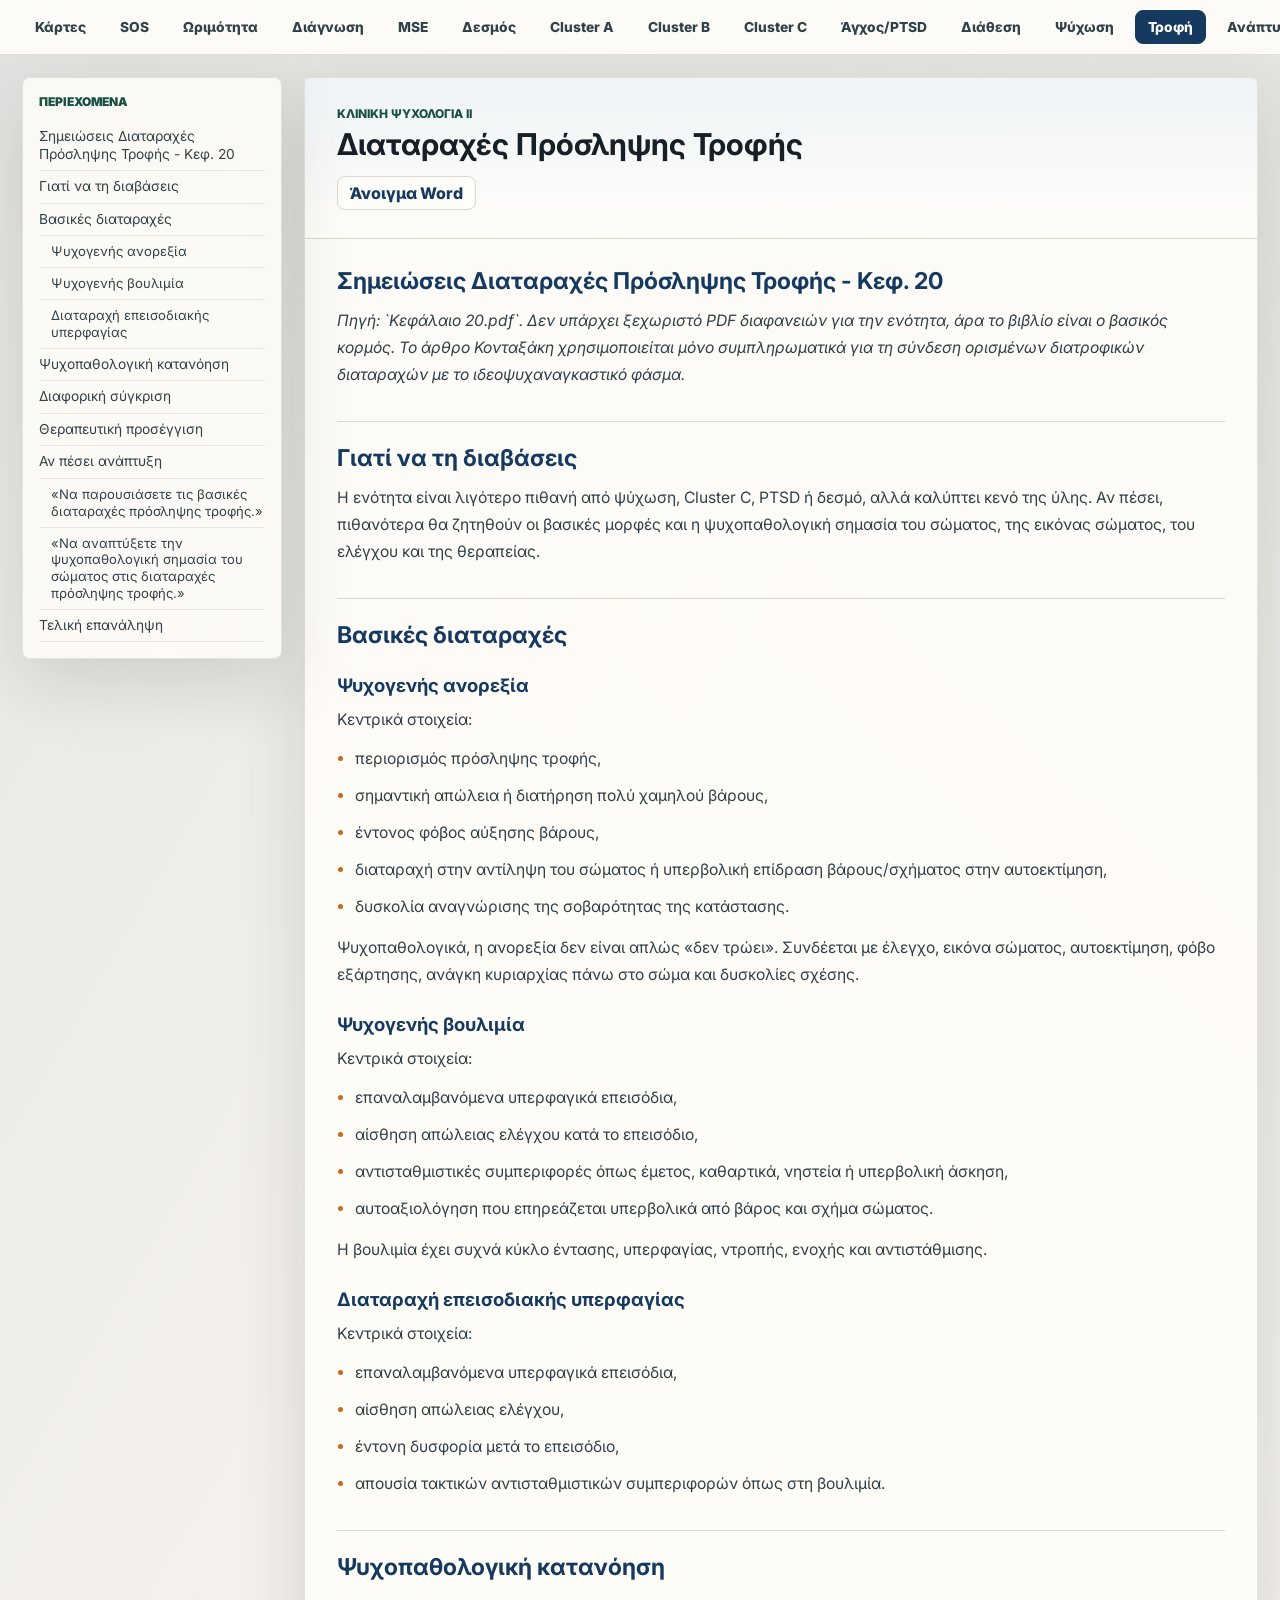
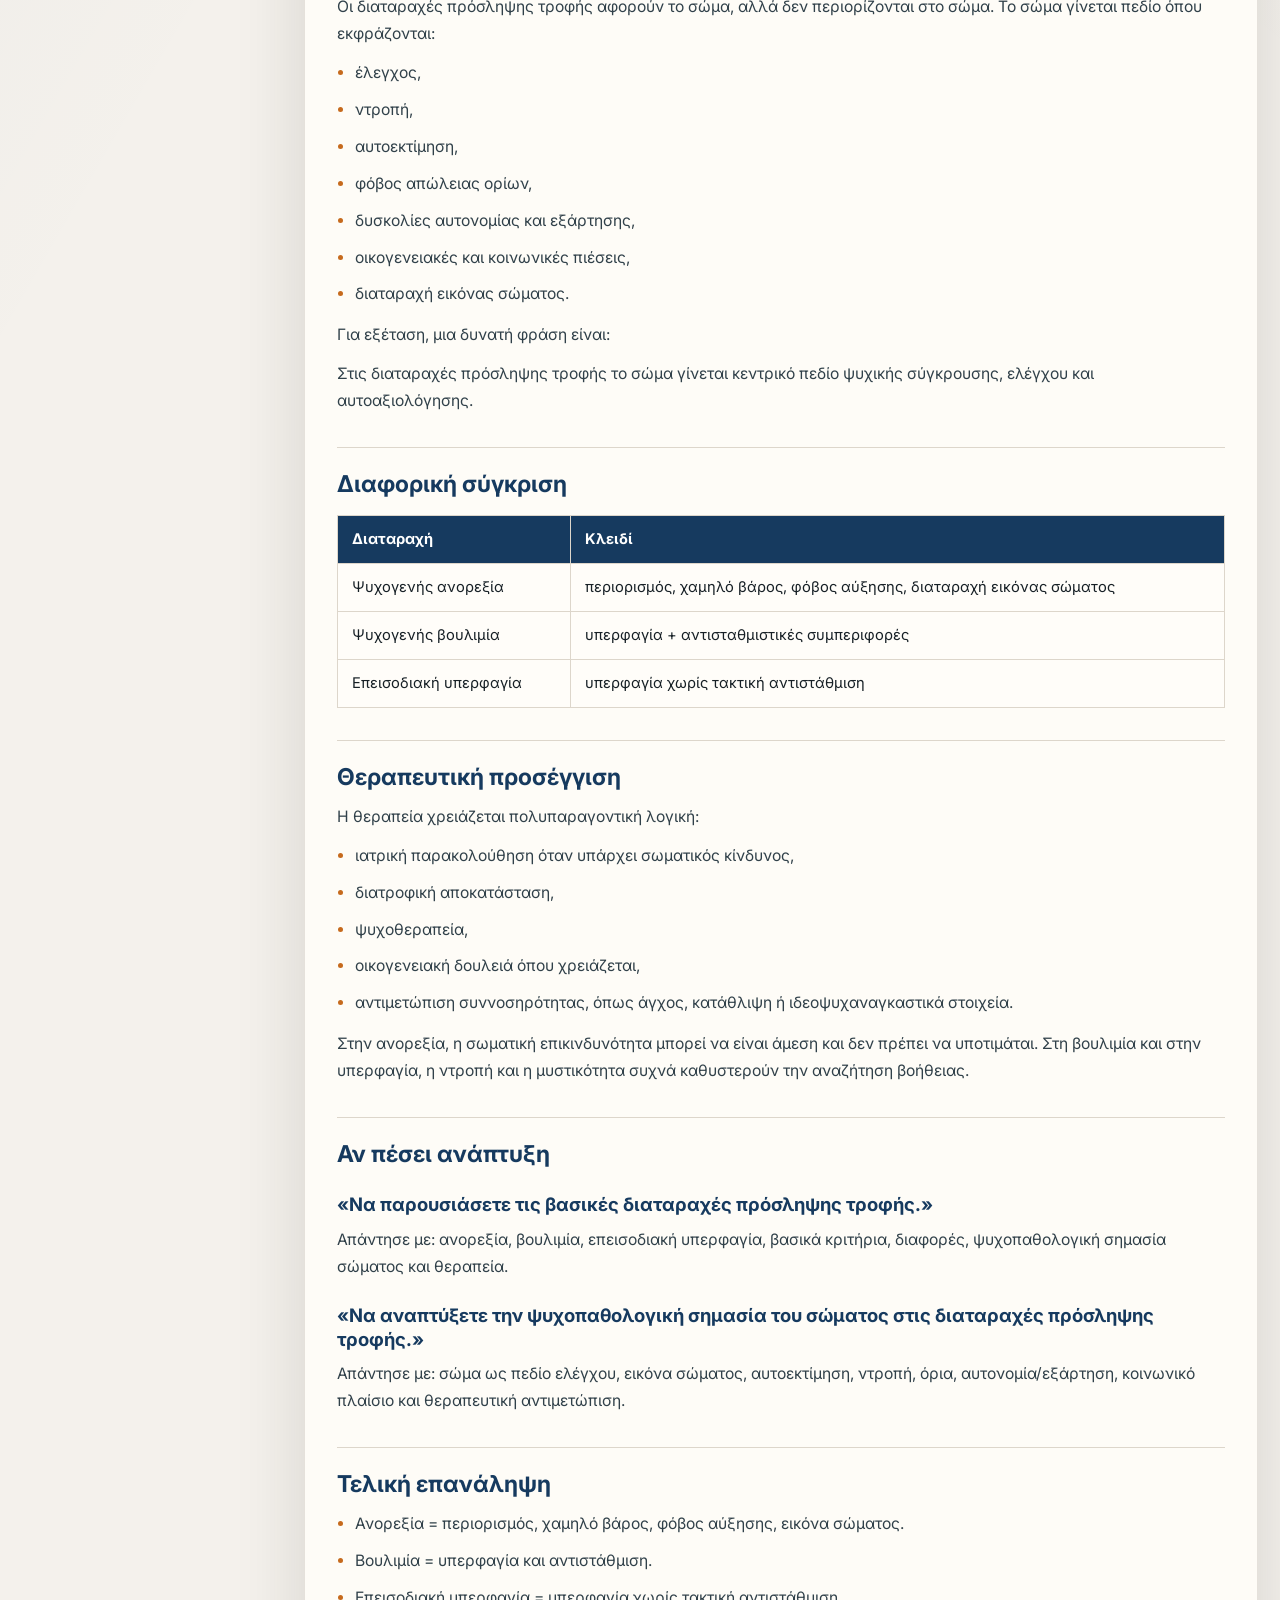
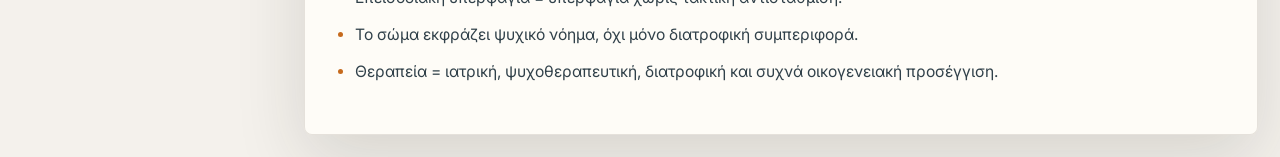
<file: notes/eating-disorders.html>
<!doctype html>
<html lang="el">
  <head>
    <meta charset="utf-8" />
    <meta name="viewport" content="width=device-width, initial-scale=1" />
    <title>Διαταραχές Πρόσληψης Τροφής | Κλινική Ψυχολογία ΙΙ</title>
    <link rel="preconnect" href="https://fonts.googleapis.com" />
    <link rel="preconnect" href="https://fonts.gstatic.com" crossorigin />
    <link href="https://fonts.googleapis.com/css2?family=Inter:wght@400;500;600;700;800&family=Noto+Sans+Greek:wght@400;500;600;700;800&display=swap" rel="stylesheet" />
    <link rel="stylesheet" href="../styles.css" />
  </head>
  <body class="notes-page">
    <nav class="site-tabs" aria-label="Κύρια πλοήγηση"><div class="site-tabs-inner"><a class="nav-tab " href="../index.html">Κάρτες</a><a class="nav-tab " href="../notes/sos-development.html">SOS</a><a class="nav-tab " href="../notes/psychodynamic-maturity-self.html">Ωριμότητα</a><a class="nav-tab " href="../notes/diagnosis-clinical-assessment.html">Διάγνωση</a><a class="nav-tab " href="../notes/mental-status-examination.html">MSE</a><a class="nav-tab " href="../notes/attachment-theory.html">Δεσμός</a><a class="nav-tab " href="../notes/cluster-a.html">Cluster A</a><a class="nav-tab " href="../notes/cluster-b.html">Cluster B</a><a class="nav-tab " href="../notes/cluster-c.html">Cluster C</a><a class="nav-tab " href="../notes/anxiety-ptsd.html">Άγχος/PTSD</a><a class="nav-tab " href="../notes/mood-disorders.html">Διάθεση</a><a class="nav-tab " href="../notes/psychotic-disorders.html">Ψύχωση</a><a class="nav-tab active" href="../notes/eating-disorders.html">Τροφή</a><a class="nav-tab" href="../exam/development.html">Ανάπτυξης</a><a class="nav-tab" href="../exam/multiple-choice.html">Quiz Πολλαπλής</a></div></nav>
    <main class="notes-shell">
      <aside class="notes-toc" aria-label="Περιεχόμενα σελίδας">
        <p>Περιεχόμενα</p>
        <a class="toc-level-2" href="#σημειώσεις-διαταραχές-πρόσληψης-τροφής---κεφ-20">Σημειώσεις Διαταραχές Πρόσληψης Τροφής - Κεφ. 20</a>
<a class="toc-level-2" href="#γιατί-να-τη-διαβάσεις">Γιατί να τη διαβάσεις</a>
<a class="toc-level-2" href="#βασικές-διαταραχές">Βασικές διαταραχές</a>
<a class="toc-level-3" href="#ψυχογενής-ανορεξία">Ψυχογενής ανορεξία</a>
<a class="toc-level-3" href="#ψυχογενής-βουλιμία">Ψυχογενής βουλιμία</a>
<a class="toc-level-3" href="#διαταραχή-επεισοδιακής-υπερφαγίας">Διαταραχή επεισοδιακής υπερφαγίας</a>
<a class="toc-level-2" href="#ψυχοπαθολογική-κατανόηση">Ψυχοπαθολογική κατανόηση</a>
<a class="toc-level-2" href="#διαφορική-σύγκριση">Διαφορική σύγκριση</a>
<a class="toc-level-2" href="#θεραπευτική-προσέγγιση">Θεραπευτική προσέγγιση</a>
<a class="toc-level-2" href="#αν-πέσει-ανάπτυξη">Αν πέσει ανάπτυξη</a>
<a class="toc-level-3" href="#να-παρουσιάσετε-τις-βασικές-διαταραχές-πρόσληψης-τροφής">«Να παρουσιάσετε τις βασικές διαταραχές πρόσληψης τροφής.»</a>
<a class="toc-level-3" href="#να-αναπτύξετε-την-ψυχοπαθολογική-σημασία-του-σώματος-στις-διαταραχές-πρόσληψης-τροφής">«Να αναπτύξετε την ψυχοπαθολογική σημασία του σώματος στις διαταραχές πρόσληψης τροφής.»</a>
<a class="toc-level-2" href="#τελική-επανάληψη">Τελική επανάληψη</a>
      </aside>
      <article class="notes-article">
        <header class="notes-hero">
          <p class="course-label">Κλινική Ψυχολογία ΙΙ</p>
          <h1>Διαταραχές Πρόσληψης Τροφής</h1>
          <a class="word-download" href="../downloads/Σημειώσεις_Διαταραχές_Πρόσληψης_Τροφής_Κεφ_20.docx">Άνοιγμα Word</a>
        </header>
        <div class="notes-content">
          <h2 id="σημειώσεις-διαταραχές-πρόσληψης-τροφής---κεφ-20">Σημειώσεις Διαταραχές Πρόσληψης Τροφής - Κεφ. 20</h2>
<p><em>Πηγή: `Κεφάλαιο 20.pdf`. Δεν υπάρχει ξεχωριστό PDF διαφανειών για την ενότητα, άρα το βιβλίο είναι ο βασικός κορμός. Το άρθρο Κονταξάκη χρησιμοποιείται μόνο συμπληρωματικά για τη σύνδεση ορισμένων διατροφικών διαταραχών με το ιδεοψυχαναγκαστικό φάσμα.</em></p>
<h2 id="γιατί-να-τη-διαβάσεις">Γιατί να τη διαβάσεις</h2>
<p>Η ενότητα είναι λιγότερο πιθανή από ψύχωση, Cluster C, PTSD ή δεσμό, αλλά καλύπτει κενό της ύλης. Αν πέσει, πιθανότερα θα ζητηθούν οι βασικές μορφές και η ψυχοπαθολογική σημασία του σώματος, της εικόνας σώματος, του ελέγχου και της θεραπείας.</p>
<h2 id="βασικές-διαταραχές">Βασικές διαταραχές</h2>
<h3 id="ψυχογενής-ανορεξία">Ψυχογενής ανορεξία</h3>
<p>Κεντρικά στοιχεία:</p>
<ul>
<li>περιορισμός πρόσληψης τροφής,</li>
<li>σημαντική απώλεια ή διατήρηση πολύ χαμηλού βάρους,</li>
<li>έντονος φόβος αύξησης βάρους,</li>
<li>διαταραχή στην αντίληψη του σώματος ή υπερβολική επίδραση βάρους/σχήματος στην αυτοεκτίμηση,</li>
<li>δυσκολία αναγνώρισης της σοβαρότητας της κατάστασης.</li>
</ul>
<p>Ψυχοπαθολογικά, η ανορεξία δεν είναι απλώς «δεν τρώει». Συνδέεται με έλεγχο, εικόνα σώματος, αυτοεκτίμηση, φόβο εξάρτησης, ανάγκη κυριαρχίας πάνω στο σώμα και δυσκολίες σχέσης.</p>
<h3 id="ψυχογενής-βουλιμία">Ψυχογενής βουλιμία</h3>
<p>Κεντρικά στοιχεία:</p>
<ul>
<li>επαναλαμβανόμενα υπερφαγικά επεισόδια,</li>
<li>αίσθηση απώλειας ελέγχου κατά το επεισόδιο,</li>
<li>αντισταθμιστικές συμπεριφορές όπως έμετος, καθαρτικά, νηστεία ή υπερβολική άσκηση,</li>
<li>αυτοαξιολόγηση που επηρεάζεται υπερβολικά από βάρος και σχήμα σώματος.</li>
</ul>
<p>Η βουλιμία έχει συχνά κύκλο έντασης, υπερφαγίας, ντροπής, ενοχής και αντιστάθμισης.</p>
<h3 id="διαταραχή-επεισοδιακής-υπερφαγίας">Διαταραχή επεισοδιακής υπερφαγίας</h3>
<p>Κεντρικά στοιχεία:</p>
<ul>
<li>επαναλαμβανόμενα υπερφαγικά επεισόδια,</li>
<li>αίσθηση απώλειας ελέγχου,</li>
<li>έντονη δυσφορία μετά το επεισόδιο,</li>
<li>απουσία τακτικών αντισταθμιστικών συμπεριφορών όπως στη βουλιμία.</li>
</ul>
<h2 id="ψυχοπαθολογική-κατανόηση">Ψυχοπαθολογική κατανόηση</h2>
<p>Οι διαταραχές πρόσληψης τροφής αφορούν το σώμα, αλλά δεν περιορίζονται στο σώμα. Το σώμα γίνεται πεδίο όπου εκφράζονται:</p>
<ul>
<li>έλεγχος,</li>
<li>ντροπή,</li>
<li>αυτοεκτίμηση,</li>
<li>φόβος απώλειας ορίων,</li>
<li>δυσκολίες αυτονομίας και εξάρτησης,</li>
<li>οικογενειακές και κοινωνικές πιέσεις,</li>
<li>διαταραχή εικόνας σώματος.</li>
</ul>
<p>Για εξέταση, μια δυνατή φράση είναι:</p>
<p>Στις διαταραχές πρόσληψης τροφής το σώμα γίνεται κεντρικό πεδίο ψυχικής σύγκρουσης, ελέγχου και αυτοαξιολόγησης.</p>
<h2 id="διαφορική-σύγκριση">Διαφορική σύγκριση</h2>
<div class="table-wrap"><table><tr><th>Διαταραχή</th><th>Κλειδί</th></tr><tr><td>Ψυχογενής ανορεξία</td><td>περιορισμός, χαμηλό βάρος, φόβος αύξησης, διαταραχή εικόνας σώματος</td></tr><tr><td>Ψυχογενής βουλιμία</td><td>υπερφαγία + αντισταθμιστικές συμπεριφορές</td></tr><tr><td>Επεισοδιακή υπερφαγία</td><td>υπερφαγία χωρίς τακτική αντιστάθμιση</td></tr></table></div>
<h2 id="θεραπευτική-προσέγγιση">Θεραπευτική προσέγγιση</h2>
<p>Η θεραπεία χρειάζεται πολυπαραγοντική λογική:</p>
<ul>
<li>ιατρική παρακολούθηση όταν υπάρχει σωματικός κίνδυνος,</li>
<li>διατροφική αποκατάσταση,</li>
<li>ψυχοθεραπεία,</li>
<li>οικογενειακή δουλειά όπου χρειάζεται,</li>
<li>αντιμετώπιση συννοσηρότητας, όπως άγχος, κατάθλιψη ή ιδεοψυχαναγκαστικά στοιχεία.</li>
</ul>
<p>Στην ανορεξία, η σωματική επικινδυνότητα μπορεί να είναι άμεση και δεν πρέπει να υποτιμάται. Στη βουλιμία και στην υπερφαγία, η ντροπή και η μυστικότητα συχνά καθυστερούν την αναζήτηση βοήθειας.</p>
<h2 id="αν-πέσει-ανάπτυξη">Αν πέσει ανάπτυξη</h2>
<h3 id="να-παρουσιάσετε-τις-βασικές-διαταραχές-πρόσληψης-τροφής">«Να παρουσιάσετε τις βασικές διαταραχές πρόσληψης τροφής.»</h3>
<p>Απάντησε με: ανορεξία, βουλιμία, επεισοδιακή υπερφαγία, βασικά κριτήρια, διαφορές, ψυχοπαθολογική σημασία σώματος και θεραπεία.</p>
<h3 id="να-αναπτύξετε-την-ψυχοπαθολογική-σημασία-του-σώματος-στις-διαταραχές-πρόσληψης-τροφής">«Να αναπτύξετε την ψυχοπαθολογική σημασία του σώματος στις διαταραχές πρόσληψης τροφής.»</h3>
<p>Απάντησε με: σώμα ως πεδίο ελέγχου, εικόνα σώματος, αυτοεκτίμηση, ντροπή, όρια, αυτονομία/εξάρτηση, κοινωνικό πλαίσιο και θεραπευτική αντιμετώπιση.</p>
<h2 id="τελική-επανάληψη">Τελική επανάληψη</h2>
<ul>
<li>Ανορεξία = περιορισμός, χαμηλό βάρος, φόβος αύξησης, εικόνα σώματος.</li>
<li>Βουλιμία = υπερφαγία και αντιστάθμιση.</li>
<li>Επεισοδιακή υπερφαγία = υπερφαγία χωρίς τακτική αντιστάθμιση.</li>
<li>Το σώμα εκφράζει ψυχικό νόημα, όχι μόνο διατροφική συμπεριφορά.</li>
<li>Θεραπεία = ιατρική, ψυχοθεραπευτική, διατροφική και συχνά οικογενειακή προσέγγιση.</li>
</ul>
        </div>
      </article>
    </main>
  </body>
</html>
</file>
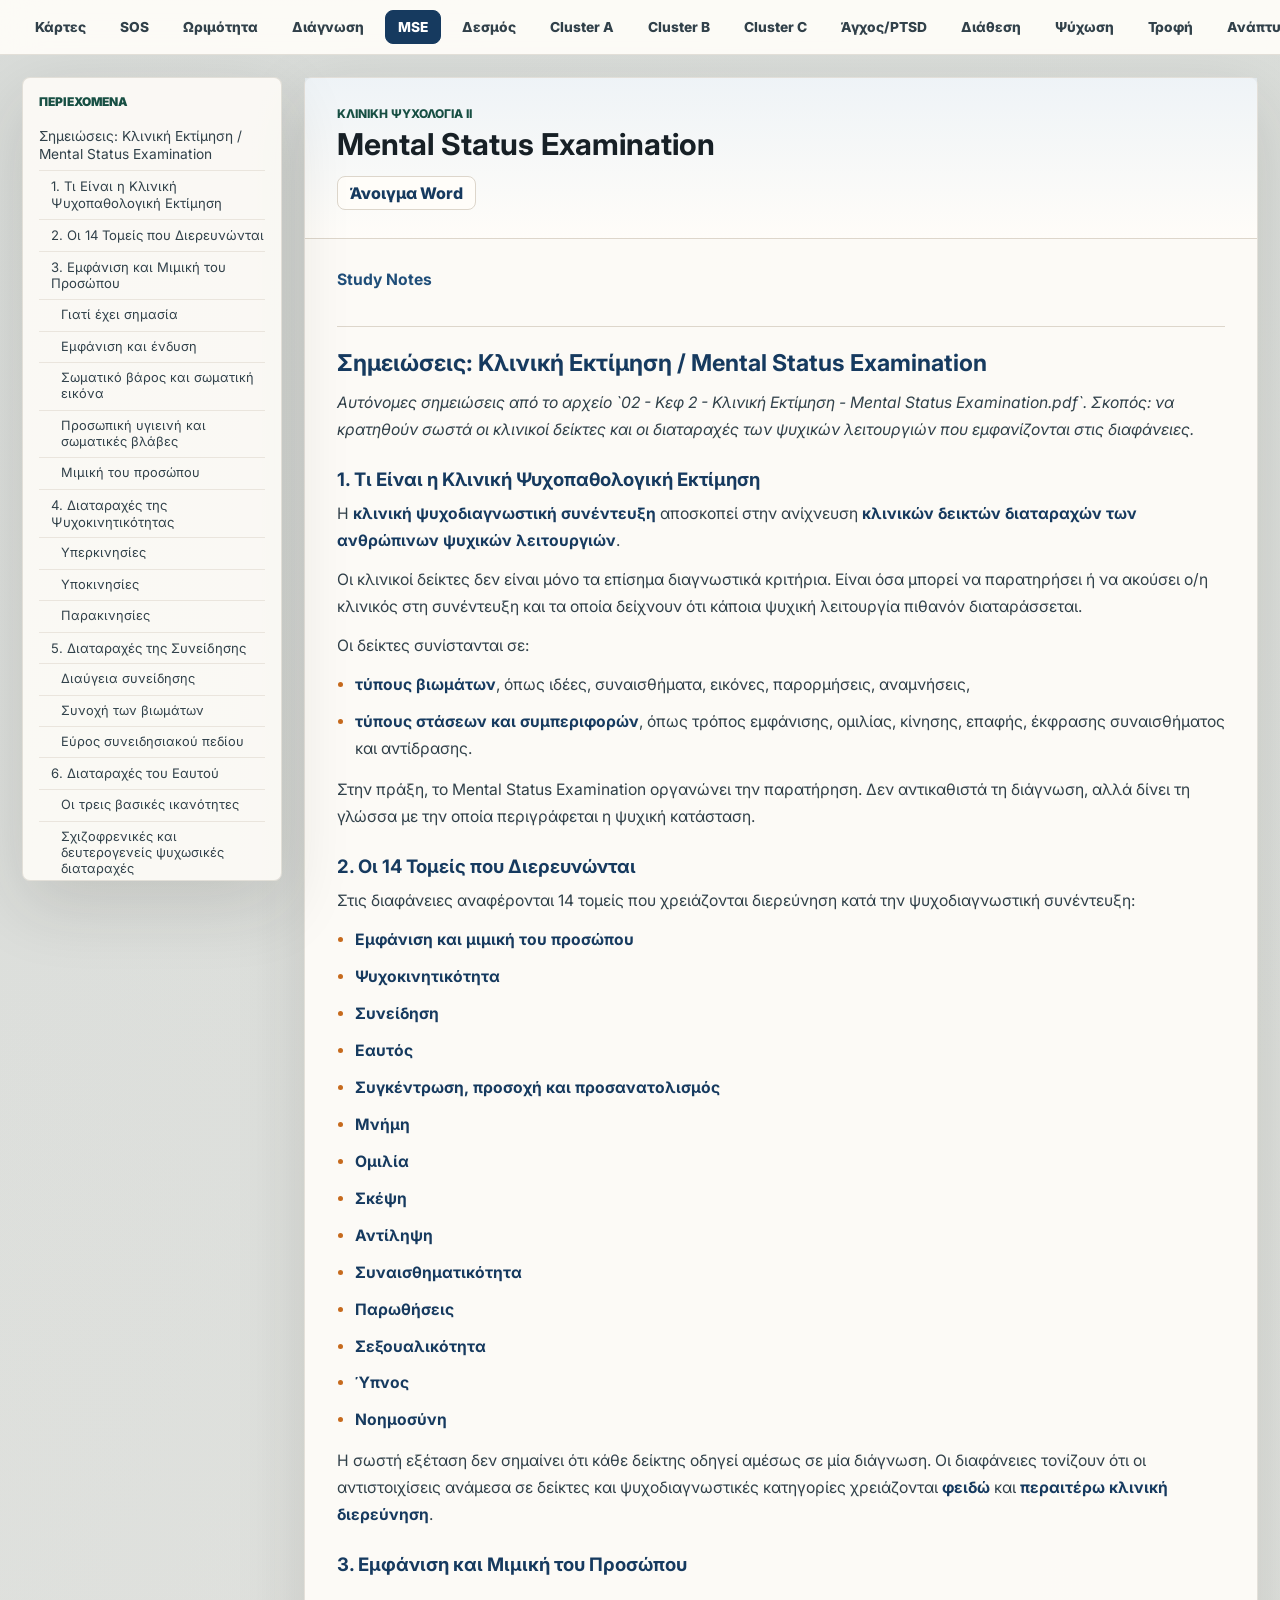
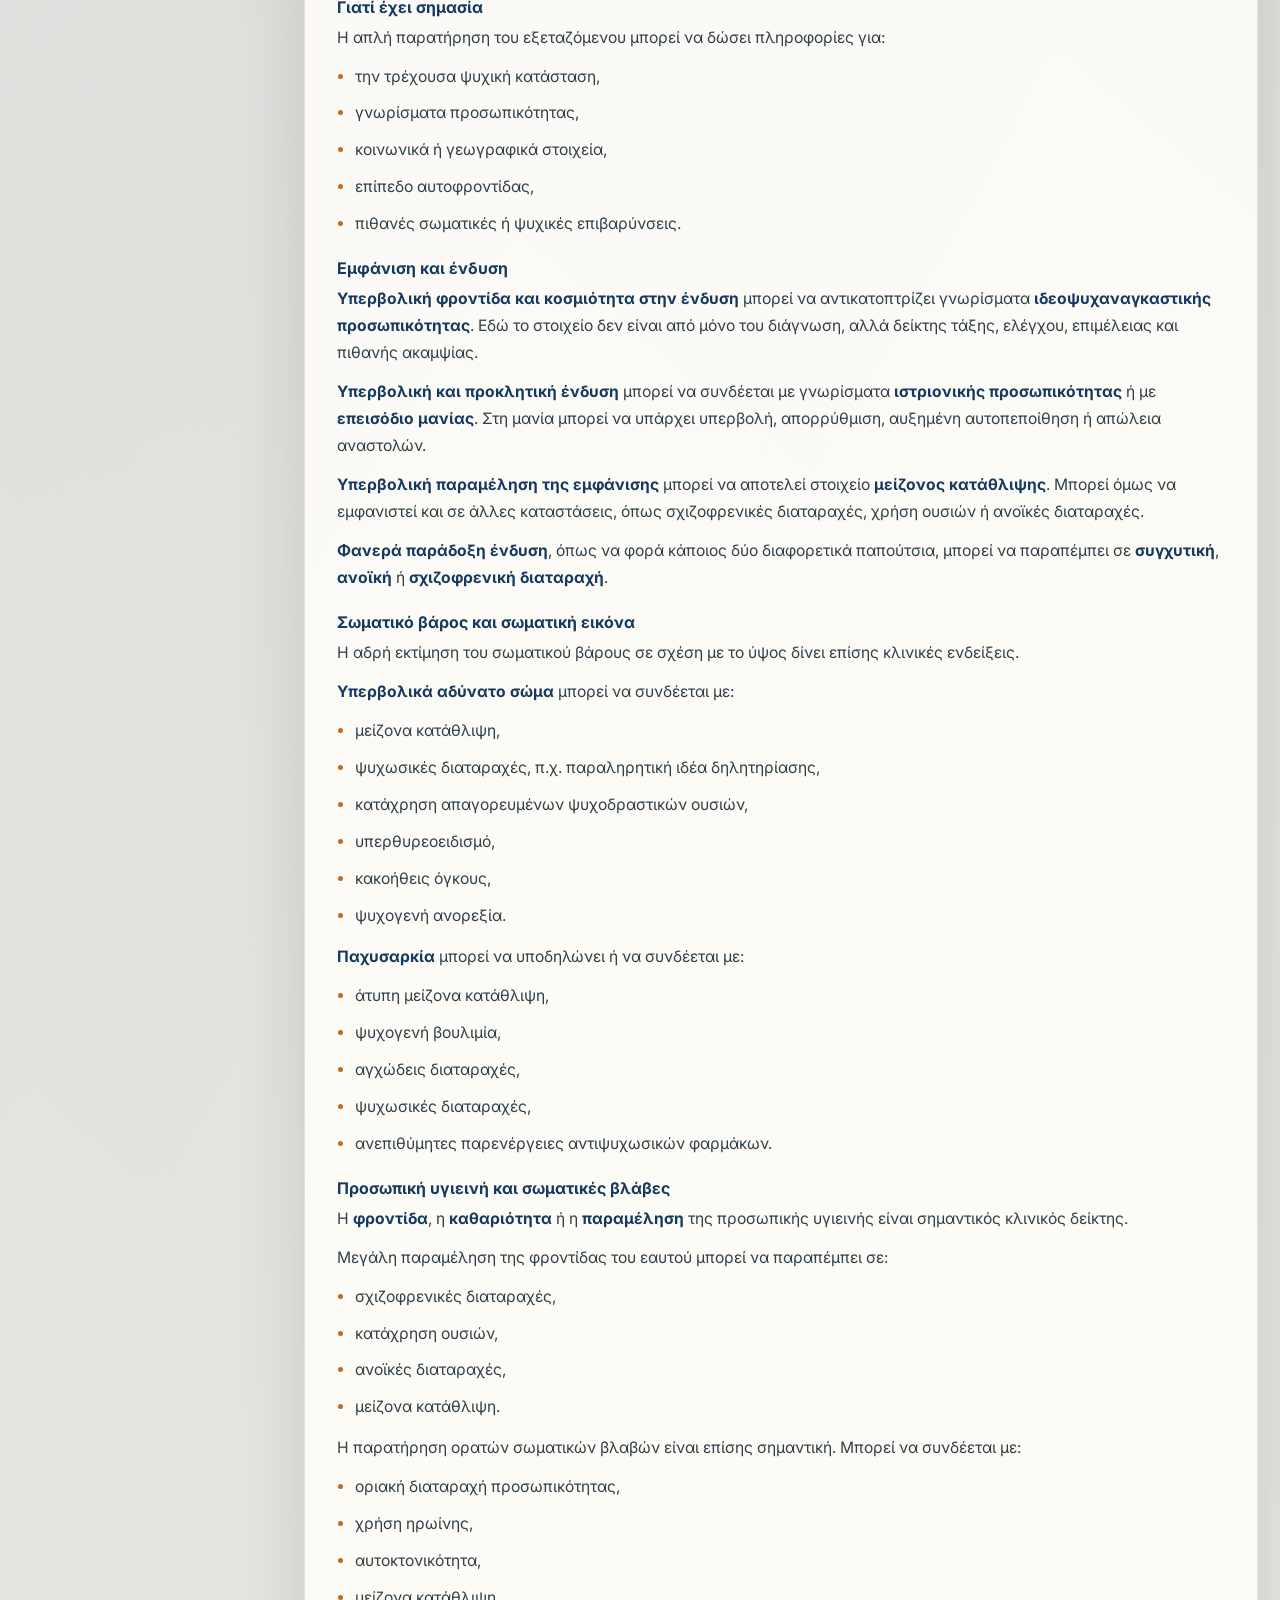
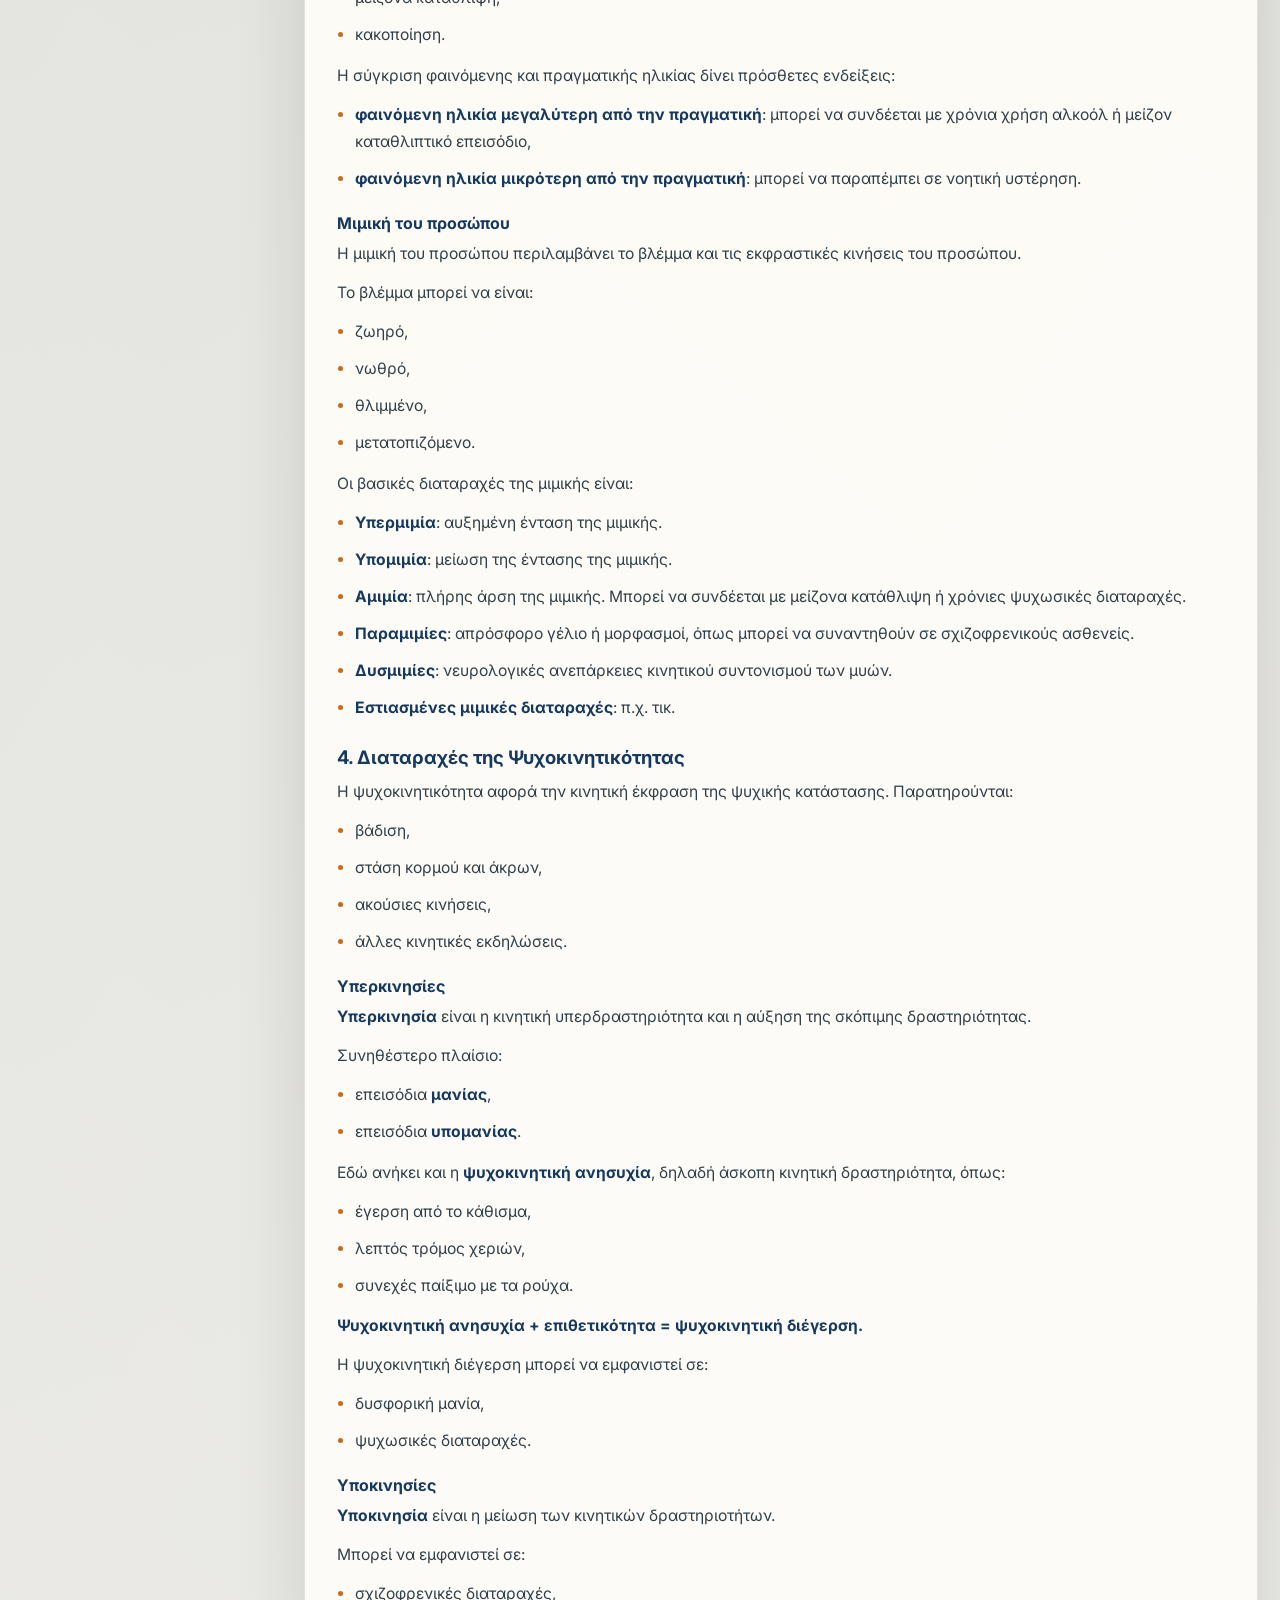
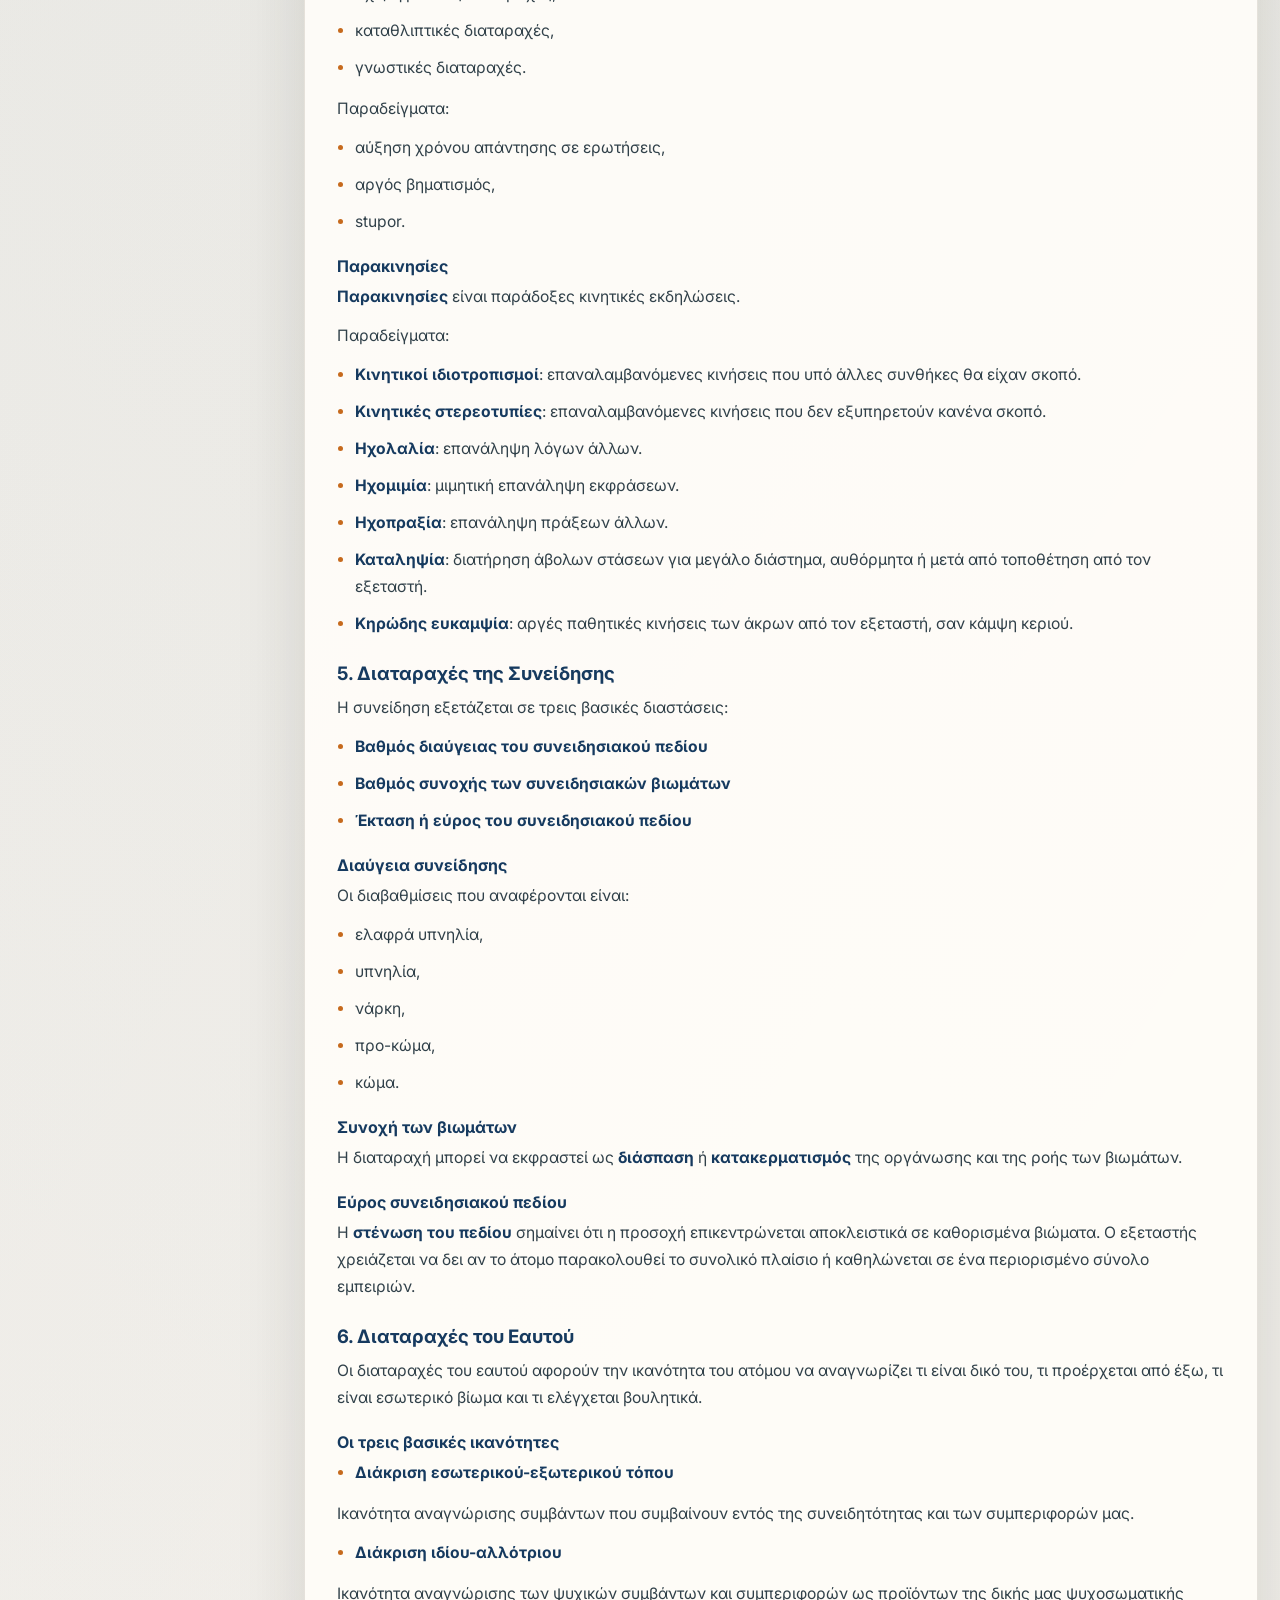
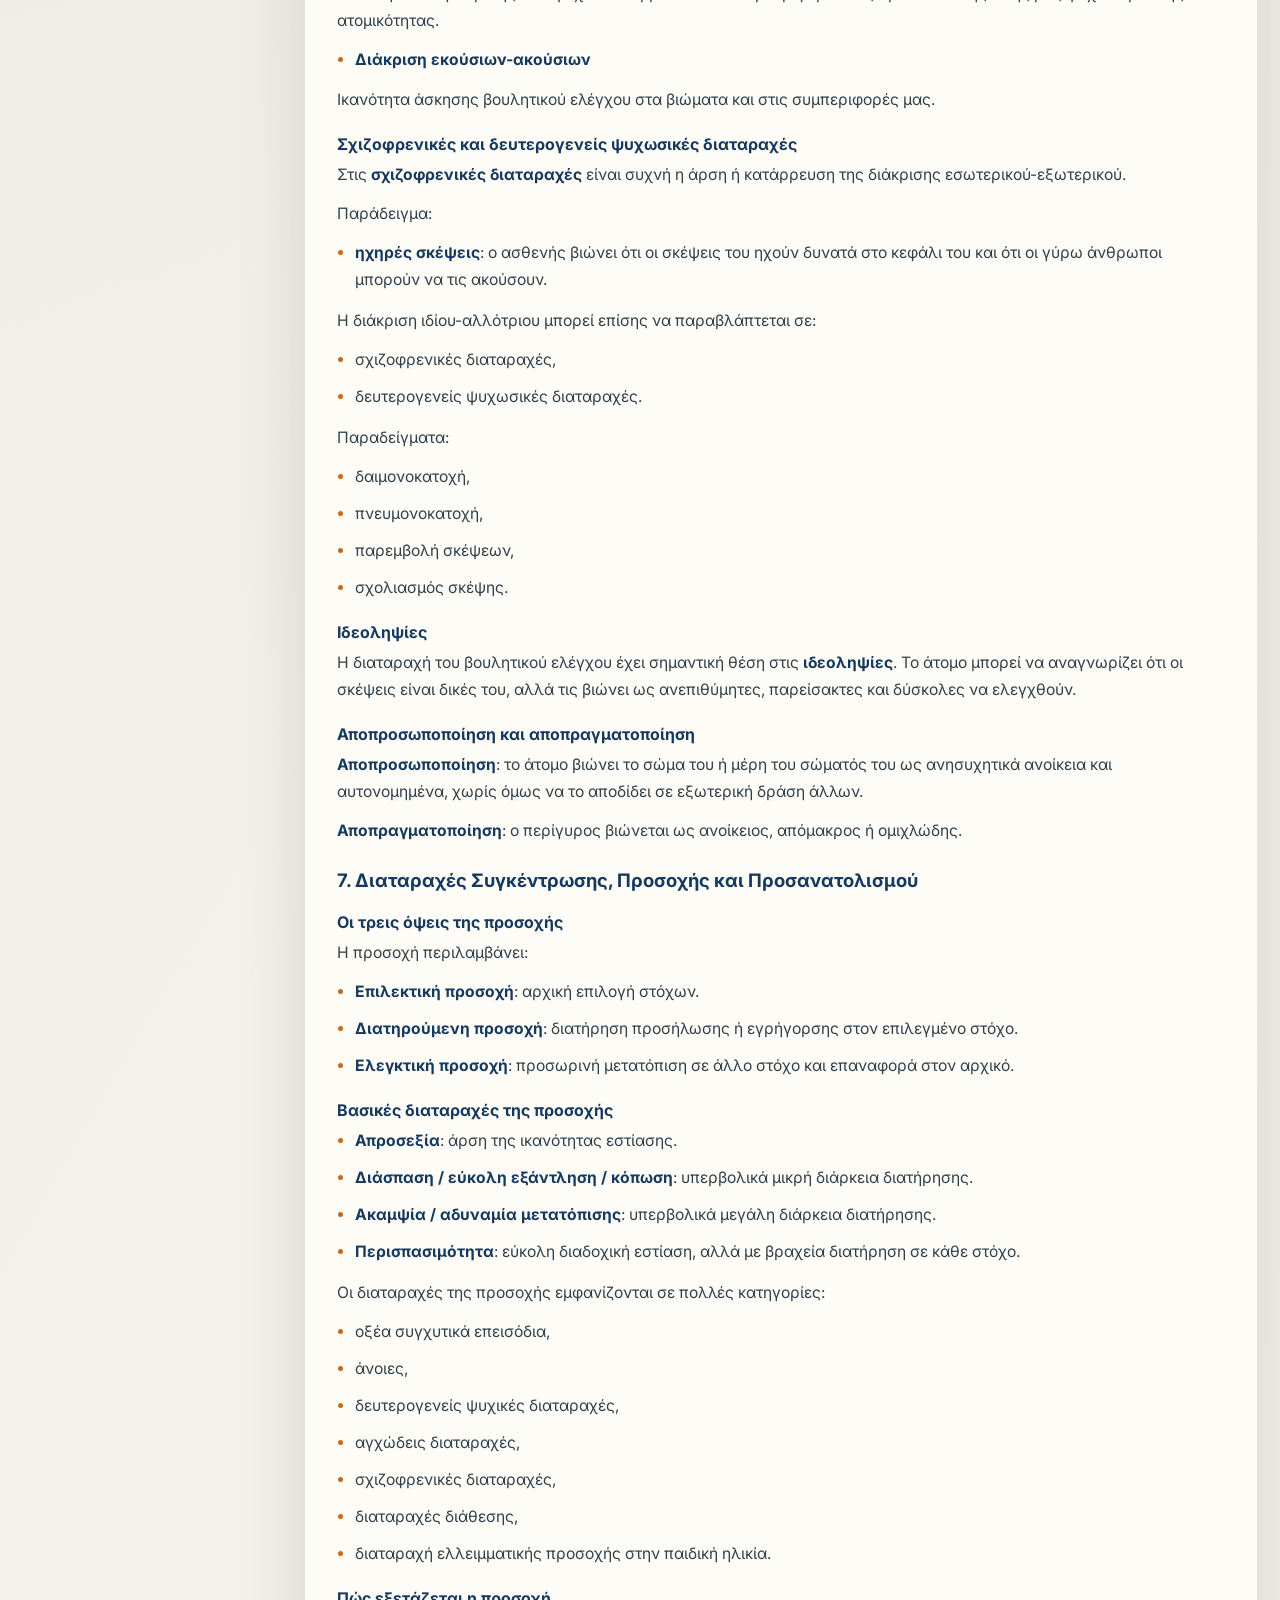
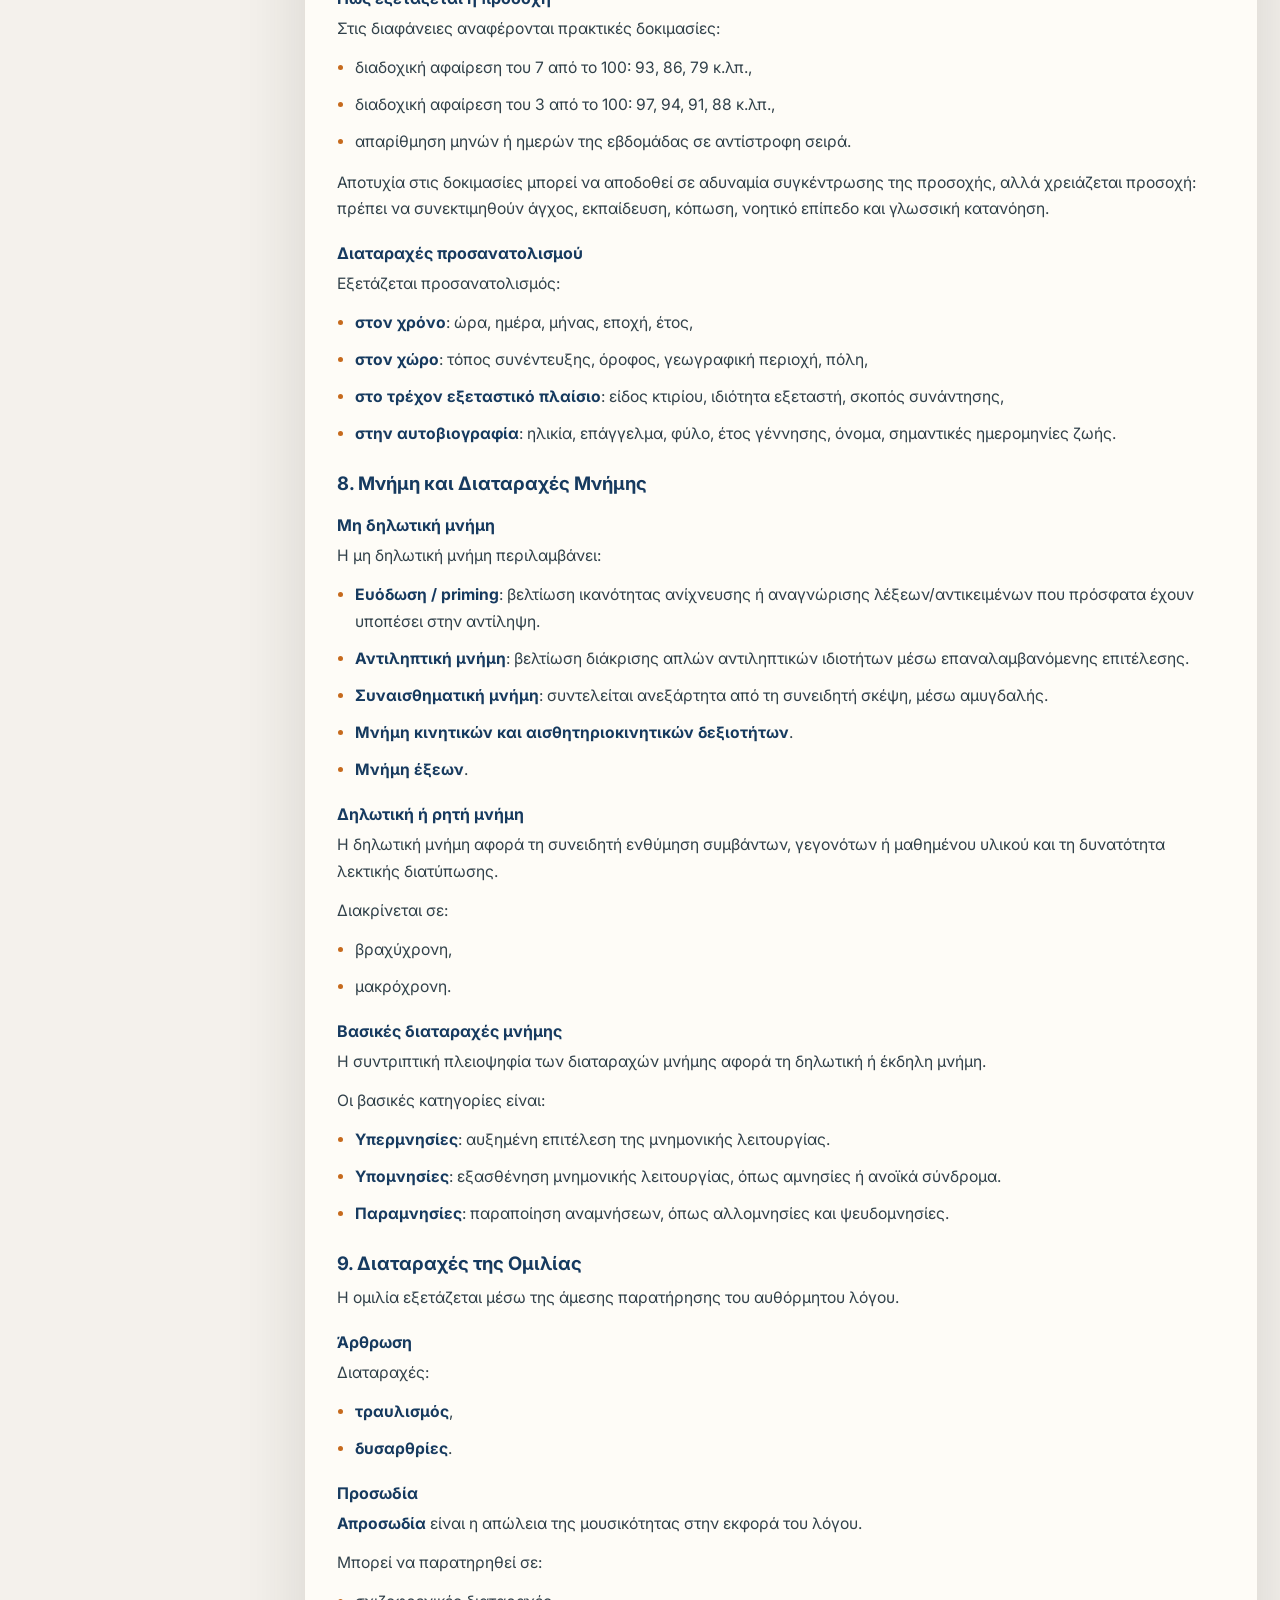
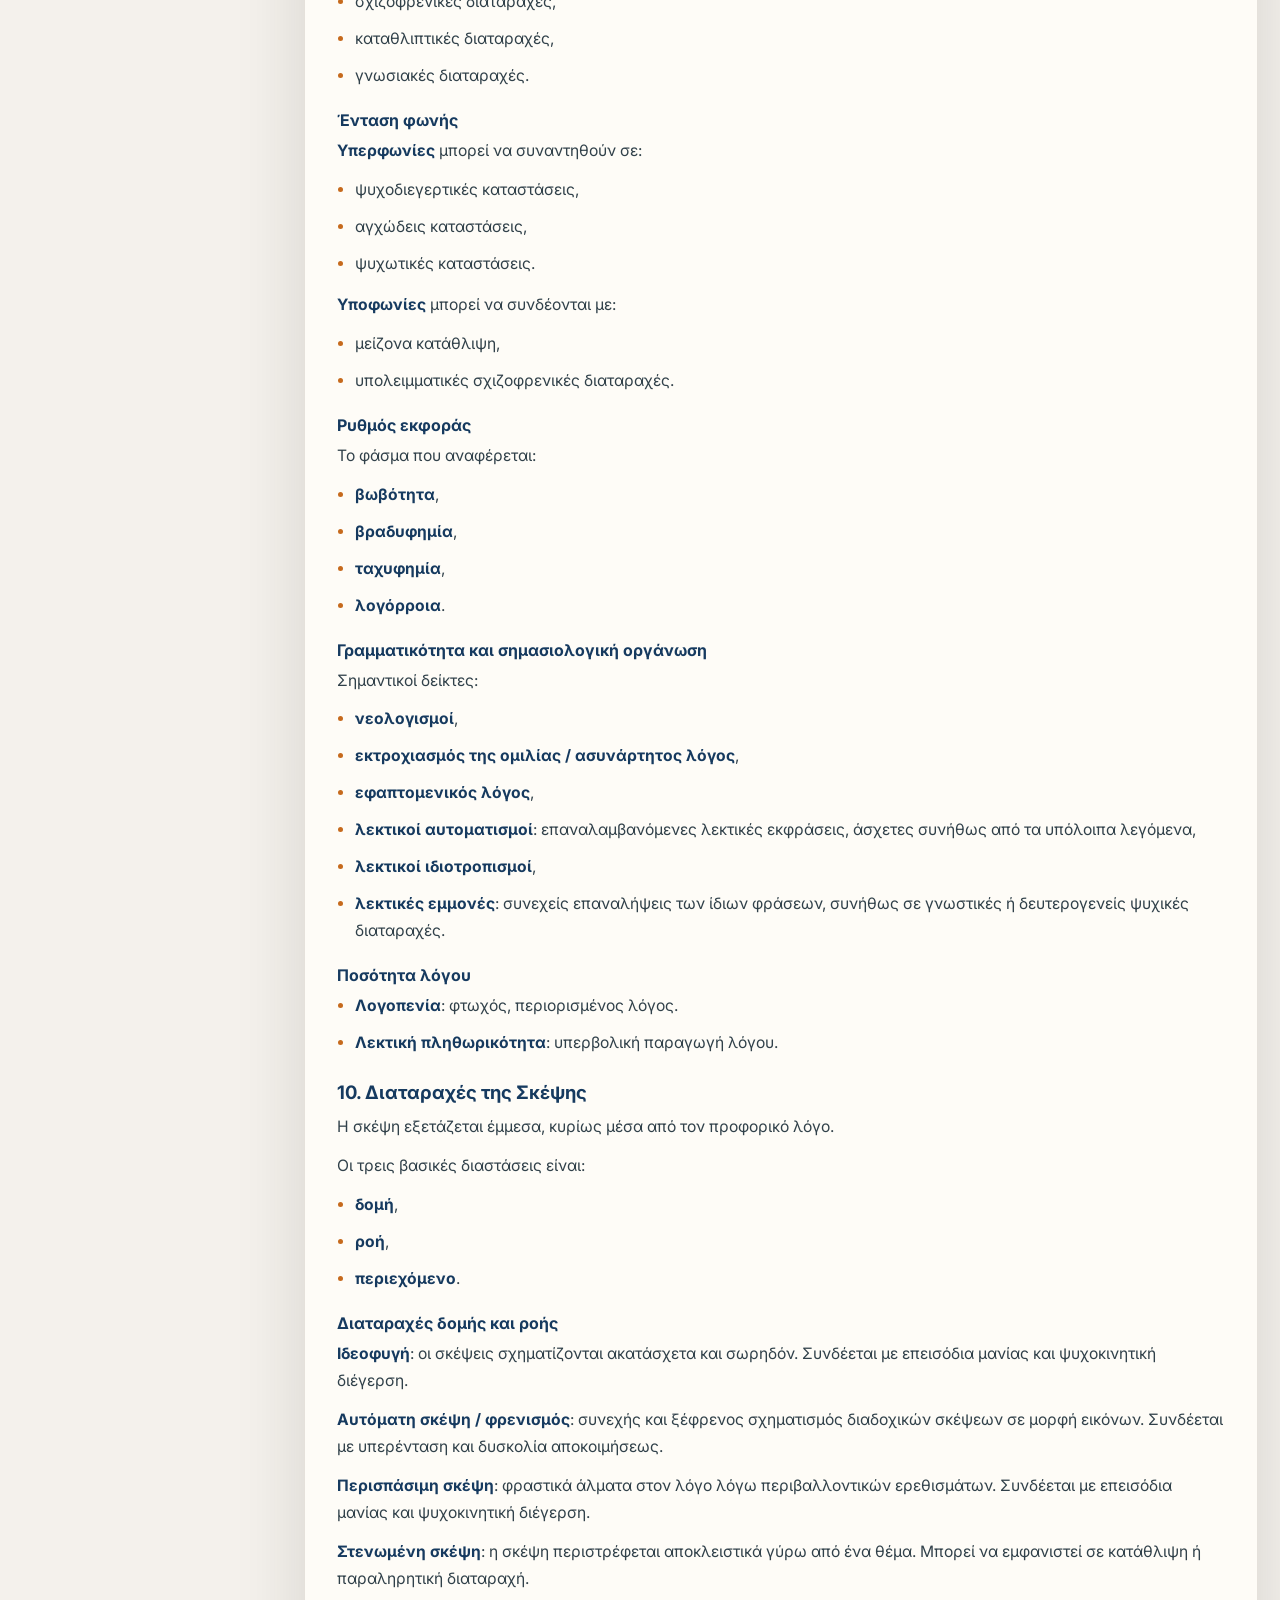
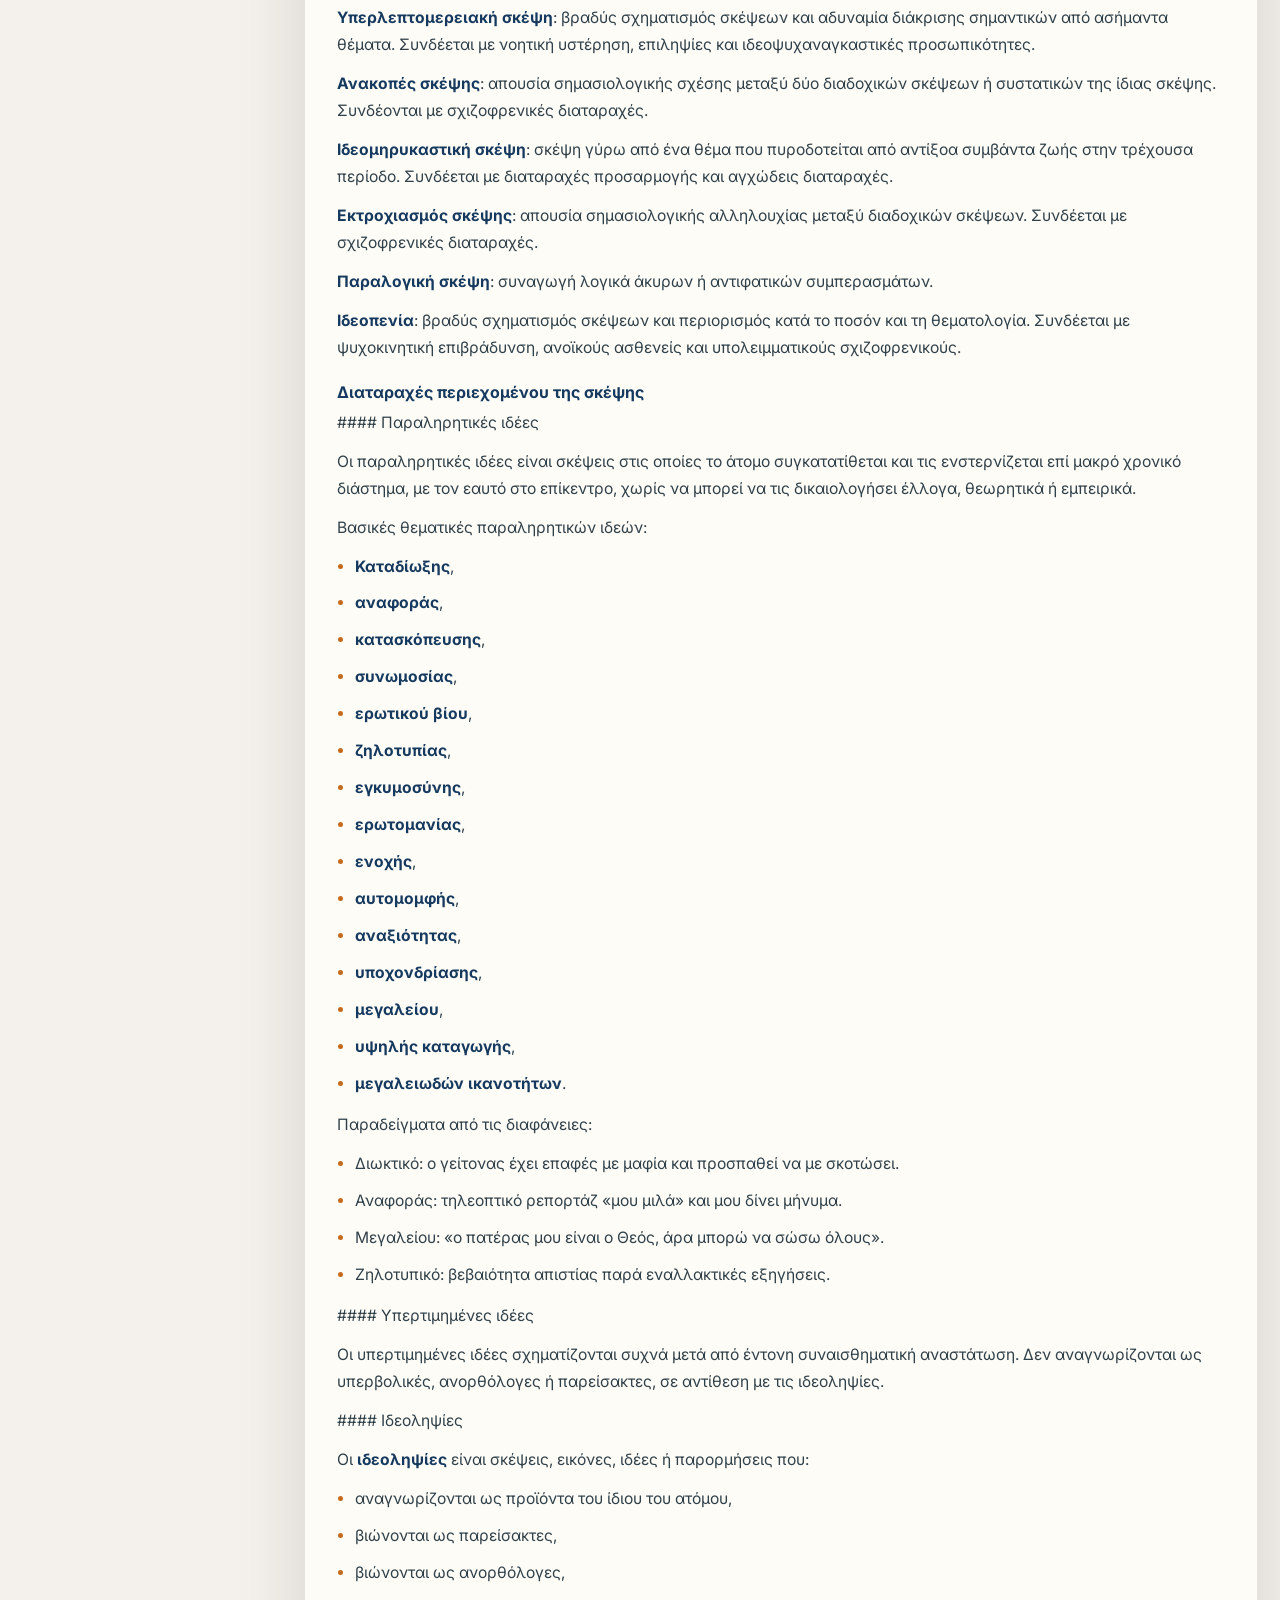
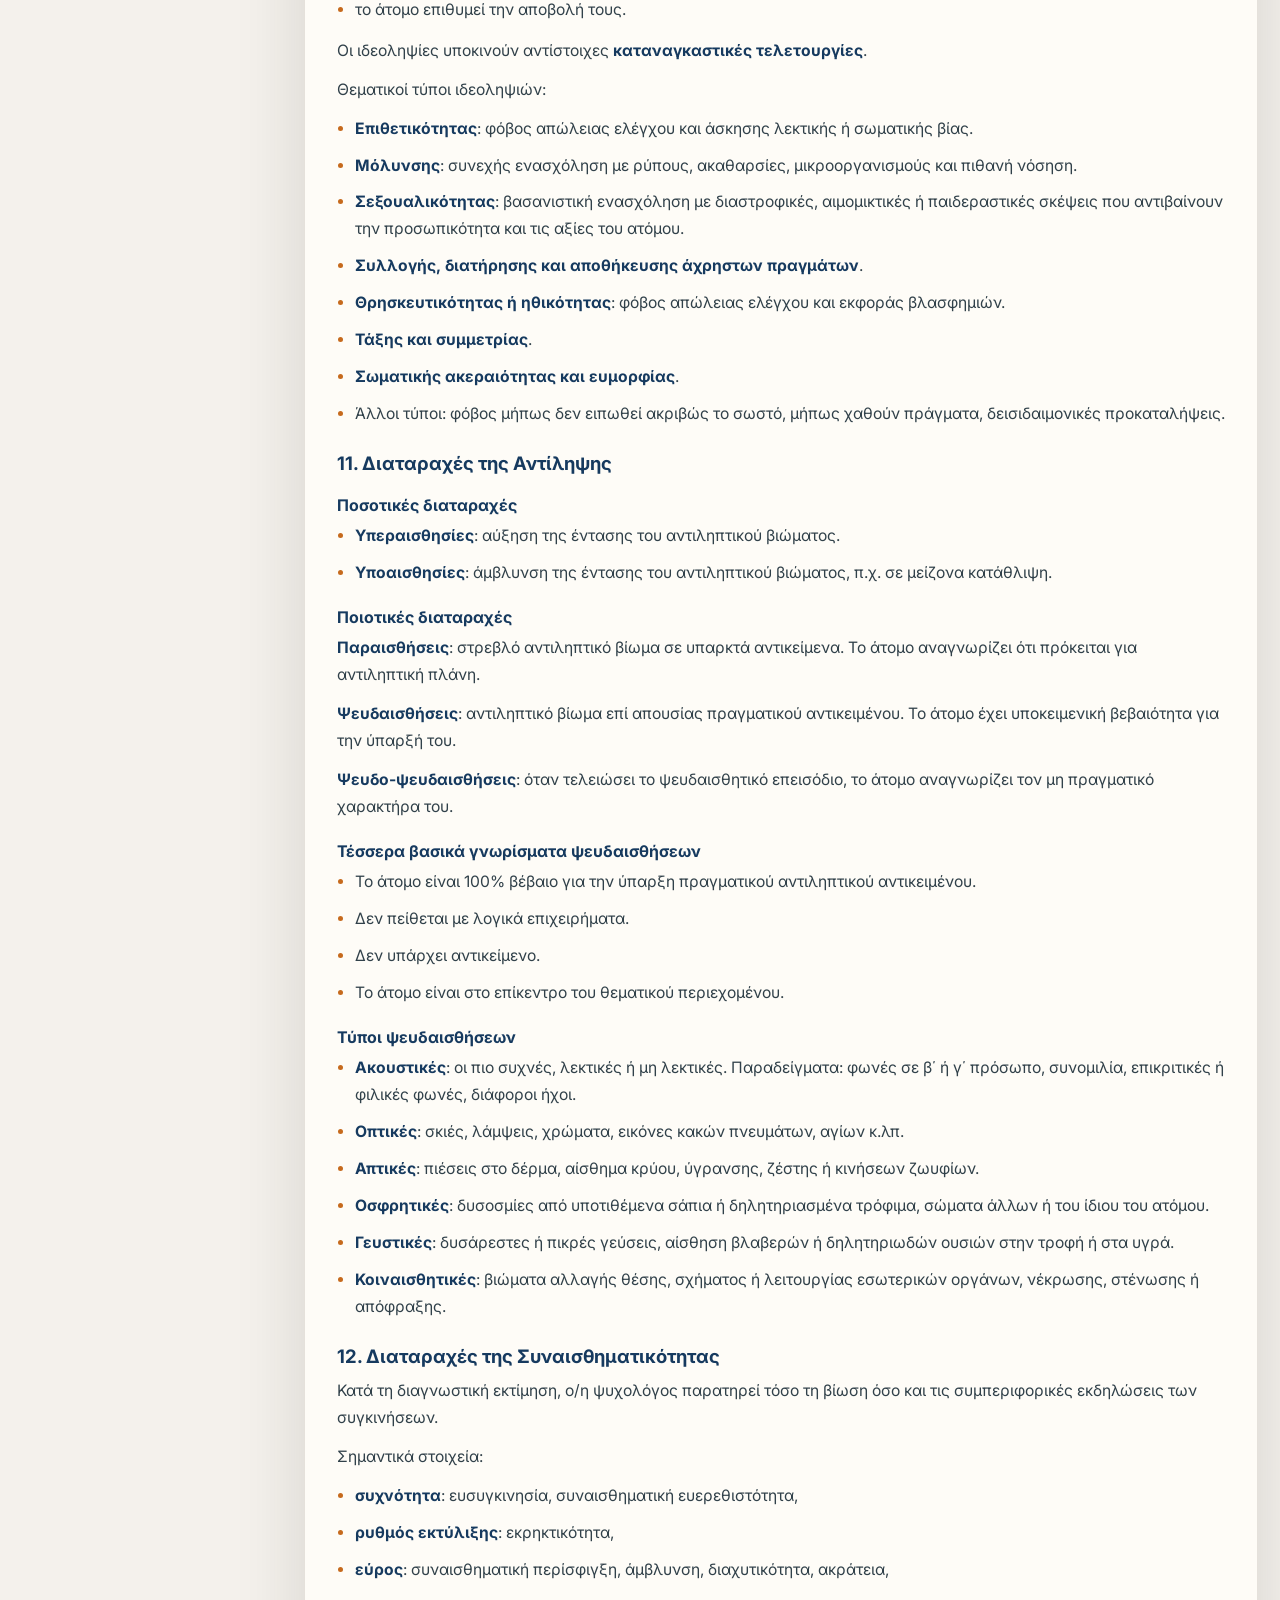
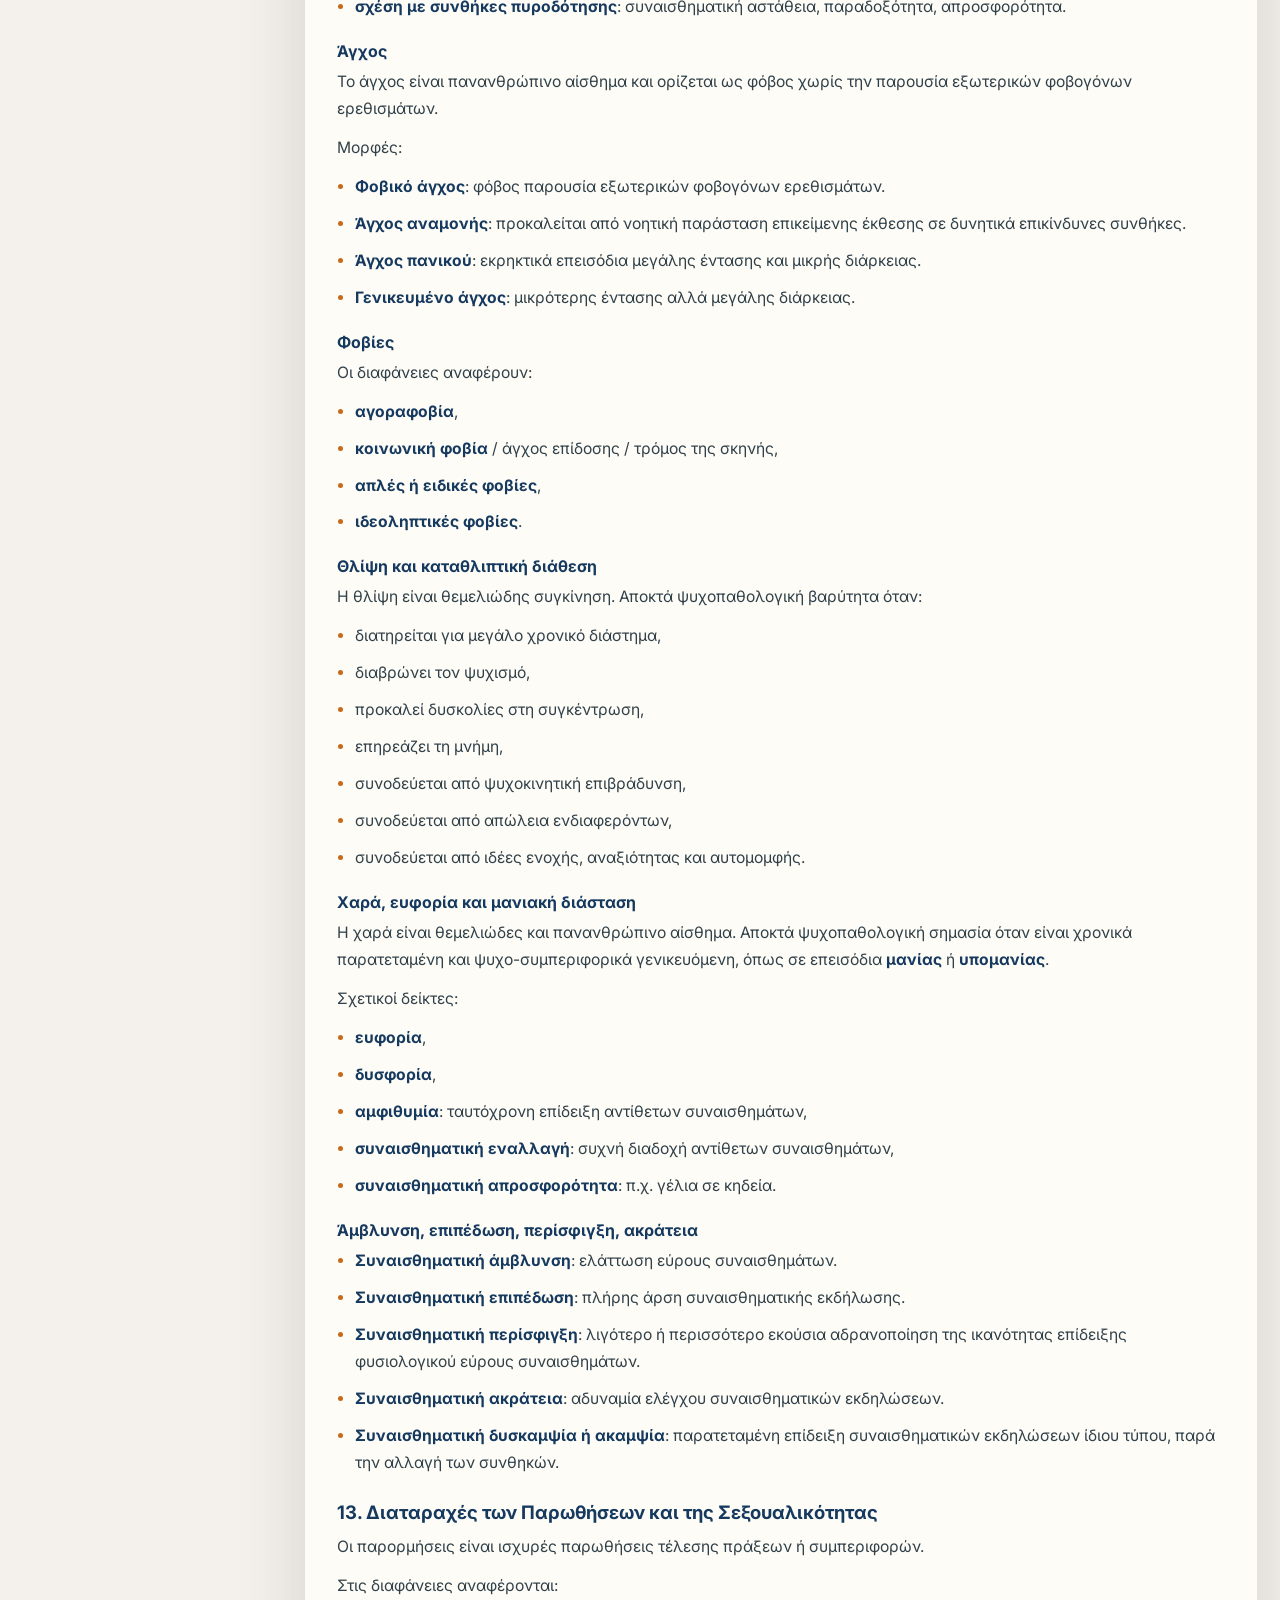
<file: notes/mental-status-examination.html>
<!doctype html>
<html lang="el">
  <head>
    <meta charset="utf-8" />
    <meta name="viewport" content="width=device-width, initial-scale=1" />
    <title>Mental Status Examination | Κλινική Ψυχολογία ΙΙ</title>
    <link rel="preconnect" href="https://fonts.googleapis.com" />
    <link rel="preconnect" href="https://fonts.gstatic.com" crossorigin />
    <link href="https://fonts.googleapis.com/css2?family=Inter:wght@400;500;600;700;800&family=Noto+Sans+Greek:wght@400;500;600;700;800&display=swap" rel="stylesheet" />
    <link rel="stylesheet" href="../styles.css" />
  </head>
  <body class="notes-page">
    <nav class="site-tabs" aria-label="Κύρια πλοήγηση"><div class="site-tabs-inner"><a class="nav-tab " href="../index.html">Κάρτες</a><a class="nav-tab " href="../notes/sos-development.html">SOS</a><a class="nav-tab " href="../notes/psychodynamic-maturity-self.html">Ωριμότητα</a><a class="nav-tab " href="../notes/diagnosis-clinical-assessment.html">Διάγνωση</a><a class="nav-tab active" href="../notes/mental-status-examination.html">MSE</a><a class="nav-tab " href="../notes/attachment-theory.html">Δεσμός</a><a class="nav-tab " href="../notes/cluster-a.html">Cluster A</a><a class="nav-tab " href="../notes/cluster-b.html">Cluster B</a><a class="nav-tab " href="../notes/cluster-c.html">Cluster C</a><a class="nav-tab " href="../notes/anxiety-ptsd.html">Άγχος/PTSD</a><a class="nav-tab " href="../notes/mood-disorders.html">Διάθεση</a><a class="nav-tab " href="../notes/psychotic-disorders.html">Ψύχωση</a><a class="nav-tab " href="../notes/eating-disorders.html">Τροφή</a><a class="nav-tab" href="../exam/development.html">Ανάπτυξης</a><a class="nav-tab" href="../exam/multiple-choice.html">Quiz Πολλαπλής</a></div></nav>
    <main class="notes-shell">
      <aside class="notes-toc" aria-label="Περιεχόμενα σελίδας">
        <p>Περιεχόμενα</p>
        <a class="toc-level-2" href="#σημειώσεις-κλινική-εκτίμηση--mental-status-examination">Σημειώσεις: Κλινική Εκτίμηση / Mental Status Examination</a>
<a class="toc-level-3" href="#1-τι-είναι-η-κλινική-ψυχοπαθολογική-εκτίμηση">1. Τι Είναι η Κλινική Ψυχοπαθολογική Εκτίμηση</a>
<a class="toc-level-3" href="#2-οι-14-τομείς-που-διερευνώνται">2. Οι 14 Τομείς που Διερευνώνται</a>
<a class="toc-level-3" href="#3-εμφάνιση-και-μιμική-του-προσώπου">3. Εμφάνιση και Μιμική του Προσώπου</a>
<a class="toc-level-4" href="#γιατί-έχει-σημασία">Γιατί έχει σημασία</a>
<a class="toc-level-4" href="#εμφάνιση-και-ένδυση">Εμφάνιση και ένδυση</a>
<a class="toc-level-4" href="#σωματικό-βάρος-και-σωματική-εικόνα">Σωματικό βάρος και σωματική εικόνα</a>
<a class="toc-level-4" href="#προσωπική-υγιεινή-και-σωματικές-βλάβες">Προσωπική υγιεινή και σωματικές βλάβες</a>
<a class="toc-level-4" href="#μιμική-του-προσώπου">Μιμική του προσώπου</a>
<a class="toc-level-3" href="#4-διαταραχές-της-ψυχοκινητικότητας">4. Διαταραχές της Ψυχοκινητικότητας</a>
<a class="toc-level-4" href="#υπερκινησίες">Υπερκινησίες</a>
<a class="toc-level-4" href="#υποκινησίες">Υποκινησίες</a>
<a class="toc-level-4" href="#παρακινησίες">Παρακινησίες</a>
<a class="toc-level-3" href="#5-διαταραχές-της-συνείδησης">5. Διαταραχές της Συνείδησης</a>
<a class="toc-level-4" href="#διαύγεια-συνείδησης">Διαύγεια συνείδησης</a>
<a class="toc-level-4" href="#συνοχή-των-βιωμάτων">Συνοχή των βιωμάτων</a>
<a class="toc-level-4" href="#εύρος-συνειδησιακού-πεδίου">Εύρος συνειδησιακού πεδίου</a>
<a class="toc-level-3" href="#6-διαταραχές-του-εαυτού">6. Διαταραχές του Εαυτού</a>
<a class="toc-level-4" href="#οι-τρεις-βασικές-ικανότητες">Οι τρεις βασικές ικανότητες</a>
<a class="toc-level-4" href="#σχιζοφρενικές-και-δευτερογενείς-ψυχωσικές-διαταραχές">Σχιζοφρενικές και δευτερογενείς ψυχωσικές διαταραχές</a>
<a class="toc-level-4" href="#ιδεοληψίες">Ιδεοληψίες</a>
<a class="toc-level-4" href="#αποπροσωποποίηση-και-αποπραγματοποίηση">Αποπροσωποποίηση και αποπραγματοποίηση</a>
<a class="toc-level-3" href="#7-διαταραχές-συγκέντρωσης-προσοχής-και-προσανατολισμού">7. Διαταραχές Συγκέντρωσης, Προσοχής και Προσανατολισμού</a>
<a class="toc-level-4" href="#οι-τρεις-όψεις-της-προσοχής">Οι τρεις όψεις της προσοχής</a>
<a class="toc-level-4" href="#βασικές-διαταραχές-της-προσοχής">Βασικές διαταραχές της προσοχής</a>
<a class="toc-level-4" href="#πώς-εξετάζεται-η-προσοχή">Πώς εξετάζεται η προσοχή</a>
<a class="toc-level-4" href="#διαταραχές-προσανατολισμού">Διαταραχές προσανατολισμού</a>
<a class="toc-level-3" href="#8-μνήμη-και-διαταραχές-μνήμης">8. Μνήμη και Διαταραχές Μνήμης</a>
<a class="toc-level-4" href="#μη-δηλωτική-μνήμη">Μη δηλωτική μνήμη</a>
<a class="toc-level-4" href="#δηλωτική-ή-ρητή-μνήμη">Δηλωτική ή ρητή μνήμη</a>
<a class="toc-level-4" href="#βασικές-διαταραχές-μνήμης">Βασικές διαταραχές μνήμης</a>
<a class="toc-level-3" href="#9-διαταραχές-της-ομιλίας">9. Διαταραχές της Ομιλίας</a>
<a class="toc-level-4" href="#άρθρωση">Άρθρωση</a>
<a class="toc-level-4" href="#προσωδία">Προσωδία</a>
<a class="toc-level-4" href="#ένταση-φωνής">Ένταση φωνής</a>
<a class="toc-level-4" href="#ρυθμός-εκφοράς">Ρυθμός εκφοράς</a>
<a class="toc-level-4" href="#γραμματικότητα-και-σημασιολογική-οργάνωση">Γραμματικότητα και σημασιολογική οργάνωση</a>
<a class="toc-level-4" href="#ποσότητα-λόγου">Ποσότητα λόγου</a>
<a class="toc-level-3" href="#10-διαταραχές-της-σκέψης">10. Διαταραχές της Σκέψης</a>
<a class="toc-level-4" href="#διαταραχές-δομής-και-ροής">Διαταραχές δομής και ροής</a>
      </aside>
      <article class="notes-article">
        <header class="notes-hero">
          <p class="course-label">Κλινική Ψυχολογία ΙΙ</p>
          <h1>Mental Status Examination</h1>
          <a class="word-download" href="../downloads/Σημειώσεις_Κλινική_Εκτίμηση_Mental_Status_Examination.docx">Άνοιγμα Word</a>
        </header>
        <div class="notes-content">
          <p><strong><span style="color: #1F4E79">Study Notes</span></strong></p>
<h2 id="σημειώσεις-κλινική-εκτίμηση--mental-status-examination">Σημειώσεις: Κλινική Εκτίμηση / Mental Status Examination</h2>
<p><em>Αυτόνομες σημειώσεις από το αρχείο `02 - Κεφ 2 - Κλινική Εκτίμηση - Mental Status Examination.pdf`. Σκοπός: να κρατηθούν σωστά οι κλινικοί δείκτες και οι διαταραχές των ψυχικών λειτουργιών που εμφανίζονται στις διαφάνειες.</em></p>
<h3 id="1-τι-είναι-η-κλινική-ψυχοπαθολογική-εκτίμηση">1. Τι Είναι η Κλινική Ψυχοπαθολογική Εκτίμηση</h3>
<p>Η <strong>κλινική ψυχοδιαγνωστική συνέντευξη</strong> αποσκοπεί στην ανίχνευση <strong>κλινικών δεικτών διαταραχών των ανθρώπινων ψυχικών λειτουργιών</strong>.</p>
<p>Οι κλινικοί δείκτες δεν είναι μόνο τα επίσημα διαγνωστικά κριτήρια. Είναι όσα μπορεί να παρατηρήσει ή να ακούσει ο/η κλινικός στη συνέντευξη και τα οποία δείχνουν ότι κάποια ψυχική λειτουργία πιθανόν διαταράσσεται.</p>
<p>Οι δείκτες συνίστανται σε:</p>
<ul>
<li><strong>τύπους βιωμάτων</strong>, όπως ιδέες, συναισθήματα, εικόνες, παρορμήσεις, αναμνήσεις,</li>
<li><strong>τύπους στάσεων και συμπεριφορών</strong>, όπως τρόπος εμφάνισης, ομιλίας, κίνησης, επαφής, έκφρασης συναισθήματος και αντίδρασης.</li>
</ul>
<p>Στην πράξη, το Mental Status Examination οργανώνει την παρατήρηση. Δεν αντικαθιστά τη διάγνωση, αλλά δίνει τη γλώσσα με την οποία περιγράφεται η ψυχική κατάσταση.</p>
<h3 id="2-οι-14-τομείς-που-διερευνώνται">2. Οι 14 Τομείς που Διερευνώνται</h3>
<p>Στις διαφάνειες αναφέρονται 14 τομείς που χρειάζονται διερεύνηση κατά την ψυχοδιαγνωστική συνέντευξη:</p>
<ul>
<li><strong>Εμφάνιση και μιμική του προσώπου</strong></li>
<li><strong>Ψυχοκινητικότητα</strong></li>
<li><strong>Συνείδηση</strong></li>
<li><strong>Εαυτός</strong></li>
<li><strong>Συγκέντρωση, προσοχή και προσανατολισμός</strong></li>
<li><strong>Μνήμη</strong></li>
<li><strong>Ομιλία</strong></li>
<li><strong>Σκέψη</strong></li>
<li><strong>Αντίληψη</strong></li>
<li><strong>Συναισθηματικότητα</strong></li>
<li><strong>Παρωθήσεις</strong></li>
<li><strong>Σεξουαλικότητα</strong></li>
<li><strong>Ύπνος</strong></li>
<li><strong>Νοημοσύνη</strong></li>
</ul>
<p>Η σωστή εξέταση δεν σημαίνει ότι κάθε δείκτης οδηγεί αμέσως σε μία διάγνωση. Οι διαφάνειες τονίζουν ότι οι αντιστοιχίσεις ανάμεσα σε δείκτες και ψυχοδιαγνωστικές κατηγορίες χρειάζονται <strong>φειδώ</strong> και <strong>περαιτέρω κλινική διερεύνηση</strong>.</p>
<h3 id="3-εμφάνιση-και-μιμική-του-προσώπου">3. Εμφάνιση και Μιμική του Προσώπου</h3>
<h4 id="γιατί-έχει-σημασία">Γιατί έχει σημασία</h4>
<p>Η απλή παρατήρηση του εξεταζόμενου μπορεί να δώσει πληροφορίες για:</p>
<ul>
<li>την τρέχουσα ψυχική κατάσταση,</li>
<li>γνωρίσματα προσωπικότητας,</li>
<li>κοινωνικά ή γεωγραφικά στοιχεία,</li>
<li>επίπεδο αυτοφροντίδας,</li>
<li>πιθανές σωματικές ή ψυχικές επιβαρύνσεις.</li>
</ul>
<h4 id="εμφάνιση-και-ένδυση">Εμφάνιση και ένδυση</h4>
<p><strong>Υπερβολική φροντίδα και κοσμιότητα στην ένδυση</strong> μπορεί να αντικατοπτρίζει γνωρίσματα <strong>ιδεοψυχαναγκαστικής προσωπικότητας</strong>. Εδώ το στοιχείο δεν είναι από μόνο του διάγνωση, αλλά δείκτης τάξης, ελέγχου, επιμέλειας και πιθανής ακαμψίας.</p>
<p><strong>Υπερβολική και προκλητική ένδυση</strong> μπορεί να συνδέεται με γνωρίσματα <strong>ιστριονικής προσωπικότητας</strong> ή με <strong>επεισόδιο μανίας</strong>. Στη μανία μπορεί να υπάρχει υπερβολή, απορρύθμιση, αυξημένη αυτοπεποίθηση ή απώλεια αναστολών.</p>
<p><strong>Υπερβολική παραμέληση της εμφάνισης</strong> μπορεί να αποτελεί στοιχείο <strong>μείζονος κατάθλιψης</strong>. Μπορεί όμως να εμφανιστεί και σε άλλες καταστάσεις, όπως σχιζοφρενικές διαταραχές, χρήση ουσιών ή ανοϊκές διαταραχές.</p>
<p><strong>Φανερά παράδοξη ένδυση</strong>, όπως να φορά κάποιος δύο διαφορετικά παπούτσια, μπορεί να παραπέμπει σε <strong>συγχυτική</strong>, <strong>ανοϊκή</strong> ή <strong>σχιζοφρενική διαταραχή</strong>.</p>
<h4 id="σωματικό-βάρος-και-σωματική-εικόνα">Σωματικό βάρος και σωματική εικόνα</h4>
<p>Η αδρή εκτίμηση του σωματικού βάρους σε σχέση με το ύψος δίνει επίσης κλινικές ενδείξεις.</p>
<p><strong>Υπερβολικά αδύνατο σώμα</strong> μπορεί να συνδέεται με:</p>
<ul>
<li>μείζονα κατάθλιψη,</li>
<li>ψυχωσικές διαταραχές, π.χ. παραληρητική ιδέα δηλητηρίασης,</li>
<li>κατάχρηση απαγορευμένων ψυχοδραστικών ουσιών,</li>
<li>υπερθυρεοειδισμό,</li>
<li>κακοήθεις όγκους,</li>
<li>ψυχογενή ανορεξία.</li>
</ul>
<p><strong>Παχυσαρκία</strong> μπορεί να υποδηλώνει ή να συνδέεται με:</p>
<ul>
<li>άτυπη μείζονα κατάθλιψη,</li>
<li>ψυχογενή βουλιμία,</li>
<li>αγχώδεις διαταραχές,</li>
<li>ψυχωσικές διαταραχές,</li>
<li>ανεπιθύμητες παρενέργειες αντιψυχωσικών φαρμάκων.</li>
</ul>
<h4 id="προσωπική-υγιεινή-και-σωματικές-βλάβες">Προσωπική υγιεινή και σωματικές βλάβες</h4>
<p>Η <strong>φροντίδα</strong>, η <strong>καθαριότητα</strong> ή η <strong>παραμέληση</strong> της προσωπικής υγιεινής είναι σημαντικός κλινικός δείκτης.</p>
<p>Μεγάλη παραμέληση της φροντίδας του εαυτού μπορεί να παραπέμπει σε:</p>
<ul>
<li>σχιζοφρενικές διαταραχές,</li>
<li>κατάχρηση ουσιών,</li>
<li>ανοϊκές διαταραχές,</li>
<li>μείζονα κατάθλιψη.</li>
</ul>
<p>Η παρατήρηση ορατών σωματικών βλαβών είναι επίσης σημαντική. Μπορεί να συνδέεται με:</p>
<ul>
<li>οριακή διαταραχή προσωπικότητας,</li>
<li>χρήση ηρωίνης,</li>
<li>αυτοκτονικότητα,</li>
<li>μείζονα κατάθλιψη,</li>
<li>κακοποίηση.</li>
</ul>
<p>Η σύγκριση φαινόμενης και πραγματικής ηλικίας δίνει πρόσθετες ενδείξεις:</p>
<ul>
<li><strong>φαινόμενη ηλικία μεγαλύτερη από την πραγματική</strong>: μπορεί να συνδέεται με χρόνια χρήση αλκοόλ ή μείζον καταθλιπτικό επεισόδιο,</li>
<li><strong>φαινόμενη ηλικία μικρότερη από την πραγματική</strong>: μπορεί να παραπέμπει σε νοητική υστέρηση.</li>
</ul>
<h4 id="μιμική-του-προσώπου">Μιμική του προσώπου</h4>
<p>Η μιμική του προσώπου περιλαμβάνει το βλέμμα και τις εκφραστικές κινήσεις του προσώπου.</p>
<p>Το βλέμμα μπορεί να είναι:</p>
<ul>
<li>ζωηρό,</li>
<li>νωθρό,</li>
<li>θλιμμένο,</li>
<li>μετατοπιζόμενο.</li>
</ul>
<p>Οι βασικές διαταραχές της μιμικής είναι:</p>
<ul>
<li><strong>Υπερμιμία</strong>: αυξημένη ένταση της μιμικής.</li>
<li><strong>Υπομιμία</strong>: μείωση της έντασης της μιμικής.</li>
<li><strong>Αμιμία</strong>: πλήρης άρση της μιμικής. Μπορεί να συνδέεται με μείζονα κατάθλιψη ή χρόνιες ψυχωσικές διαταραχές.</li>
<li><strong>Παραμιμίες</strong>: απρόσφορο γέλιο ή μορφασμοί, όπως μπορεί να συναντηθούν σε σχιζοφρενικούς ασθενείς.</li>
<li><strong>Δυσμιμίες</strong>: νευρολογικές ανεπάρκειες κινητικού συντονισμού των μυών.</li>
<li><strong>Εστιασμένες μιμικές διαταραχές</strong>: π.χ. τικ.</li>
</ul>
<h3 id="4-διαταραχές-της-ψυχοκινητικότητας">4. Διαταραχές της Ψυχοκινητικότητας</h3>
<p>Η ψυχοκινητικότητα αφορά την κινητική έκφραση της ψυχικής κατάστασης. Παρατηρούνται:</p>
<ul>
<li>βάδιση,</li>
<li>στάση κορμού και άκρων,</li>
<li>ακούσιες κινήσεις,</li>
<li>άλλες κινητικές εκδηλώσεις.</li>
</ul>
<h4 id="υπερκινησίες">Υπερκινησίες</h4>
<p><strong>Υπερκινησία</strong> είναι η κινητική υπερδραστηριότητα και η αύξηση της σκόπιμης δραστηριότητας.</p>
<p>Συνηθέστερο πλαίσιο:</p>
<ul>
<li>επεισόδια <strong>μανίας</strong>,</li>
<li>επεισόδια <strong>υπομανίας</strong>.</li>
</ul>
<p>Εδώ ανήκει και η <strong>ψυχοκινητική ανησυχία</strong>, δηλαδή άσκοπη κινητική δραστηριότητα, όπως:</p>
<ul>
<li>έγερση από το κάθισμα,</li>
<li>λεπτός τρόμος χεριών,</li>
<li>συνεχές παίξιμο με τα ρούχα.</li>
</ul>
<p><strong>Ψυχοκινητική ανησυχία + επιθετικότητα = ψυχοκινητική διέγερση.</strong></p>
<p>Η ψυχοκινητική διέγερση μπορεί να εμφανιστεί σε:</p>
<ul>
<li>δυσφορική μανία,</li>
<li>ψυχωσικές διαταραχές.</li>
</ul>
<h4 id="υποκινησίες">Υποκινησίες</h4>
<p><strong>Υποκινησία</strong> είναι η μείωση των κινητικών δραστηριοτήτων.</p>
<p>Μπορεί να εμφανιστεί σε:</p>
<ul>
<li>σχιζοφρενικές διαταραχές,</li>
<li>καταθλιπτικές διαταραχές,</li>
<li>γνωστικές διαταραχές.</li>
</ul>
<p>Παραδείγματα:</p>
<ul>
<li>αύξηση χρόνου απάντησης σε ερωτήσεις,</li>
<li>αργός βηματισμός,</li>
<li>stupor.</li>
</ul>
<h4 id="παρακινησίες">Παρακινησίες</h4>
<p><strong>Παρακινησίες</strong> είναι παράδοξες κινητικές εκδηλώσεις.</p>
<p>Παραδείγματα:</p>
<ul>
<li><strong>Κινητικοί ιδιοτροπισμοί</strong>: επαναλαμβανόμενες κινήσεις που υπό άλλες συνθήκες θα είχαν σκοπό.</li>
<li><strong>Κινητικές στερεοτυπίες</strong>: επαναλαμβανόμενες κινήσεις που δεν εξυπηρετούν κανένα σκοπό.</li>
<li><strong>Ηχολαλία</strong>: επανάληψη λόγων άλλων.</li>
<li><strong>Ηχομιμία</strong>: μιμητική επανάληψη εκφράσεων.</li>
<li><strong>Ηχοπραξία</strong>: επανάληψη πράξεων άλλων.</li>
<li><strong>Καταληψία</strong>: διατήρηση άβολων στάσεων για μεγάλο διάστημα, αυθόρμητα ή μετά από τοποθέτηση από τον εξεταστή.</li>
<li><strong>Κηρώδης ευκαμψία</strong>: αργές παθητικές κινήσεις των άκρων από τον εξεταστή, σαν κάμψη κεριού.</li>
</ul>
<h3 id="5-διαταραχές-της-συνείδησης">5. Διαταραχές της Συνείδησης</h3>
<p>Η συνείδηση εξετάζεται σε τρεις βασικές διαστάσεις:</p>
<ul>
<li><strong>Βαθμός διαύγειας του συνειδησιακού πεδίου</strong></li>
<li><strong>Βαθμός συνοχής των συνειδησιακών βιωμάτων</strong></li>
<li><strong>Έκταση ή εύρος του συνειδησιακού πεδίου</strong></li>
</ul>
<h4 id="διαύγεια-συνείδησης">Διαύγεια συνείδησης</h4>
<p>Οι διαβαθμίσεις που αναφέρονται είναι:</p>
<ul>
<li>ελαφρά υπνηλία,</li>
<li>υπνηλία,</li>
<li>νάρκη,</li>
<li>προ-κώμα,</li>
<li>κώμα.</li>
</ul>
<h4 id="συνοχή-των-βιωμάτων">Συνοχή των βιωμάτων</h4>
<p>Η διαταραχή μπορεί να εκφραστεί ως <strong>διάσπαση</strong> ή <strong>κατακερματισμός</strong> της οργάνωσης και της ροής των βιωμάτων.</p>
<h4 id="εύρος-συνειδησιακού-πεδίου">Εύρος συνειδησιακού πεδίου</h4>
<p>Η <strong>στένωση του πεδίου</strong> σημαίνει ότι η προσοχή επικεντρώνεται αποκλειστικά σε καθορισμένα βιώματα. Ο εξεταστής χρειάζεται να δει αν το άτομο παρακολουθεί το συνολικό πλαίσιο ή καθηλώνεται σε ένα περιορισμένο σύνολο εμπειριών.</p>
<h3 id="6-διαταραχές-του-εαυτού">6. Διαταραχές του Εαυτού</h3>
<p>Οι διαταραχές του εαυτού αφορούν την ικανότητα του ατόμου να αναγνωρίζει τι είναι δικό του, τι προέρχεται από έξω, τι είναι εσωτερικό βίωμα και τι ελέγχεται βουλητικά.</p>
<h4 id="οι-τρεις-βασικές-ικανότητες">Οι τρεις βασικές ικανότητες</h4>
<ul>
<li><strong>Διάκριση εσωτερικού-εξωτερικού τόπου</strong></li>
</ul>
<p>Ικανότητα αναγνώρισης συμβάντων που συμβαίνουν εντός της συνειδητότητας και των συμπεριφορών μας.</p>
<ul>
<li><strong>Διάκριση ιδίου-αλλότριου</strong></li>
</ul>
<p>Ικανότητα αναγνώρισης των ψυχικών συμβάντων και συμπεριφορών ως προϊόντων της δικής μας ψυχοσωματικής ατομικότητας.</p>
<ul>
<li><strong>Διάκριση εκούσιων-ακούσιων</strong></li>
</ul>
<p>Ικανότητα άσκησης βουλητικού ελέγχου στα βιώματα και στις συμπεριφορές μας.</p>
<h4 id="σχιζοφρενικές-και-δευτερογενείς-ψυχωσικές-διαταραχές">Σχιζοφρενικές και δευτερογενείς ψυχωσικές διαταραχές</h4>
<p>Στις <strong>σχιζοφρενικές διαταραχές</strong> είναι συχνή η άρση ή κατάρρευση της διάκρισης εσωτερικού-εξωτερικού.</p>
<p>Παράδειγμα:</p>
<ul>
<li><strong>ηχηρές σκέψεις</strong>: ο ασθενής βιώνει ότι οι σκέψεις του ηχούν δυνατά στο κεφάλι του και ότι οι γύρω άνθρωποι μπορούν να τις ακούσουν.</li>
</ul>
<p>Η διάκριση ιδίου-αλλότριου μπορεί επίσης να παραβλάπτεται σε:</p>
<ul>
<li>σχιζοφρενικές διαταραχές,</li>
<li>δευτερογενείς ψυχωσικές διαταραχές.</li>
</ul>
<p>Παραδείγματα:</p>
<ul>
<li>δαιμονοκατοχή,</li>
<li>πνευμονοκατοχή,</li>
<li>παρεμβολή σκέψεων,</li>
<li>σχολιασμός σκέψης.</li>
</ul>
<h4 id="ιδεοληψίες">Ιδεοληψίες</h4>
<p>Η διαταραχή του βουλητικού ελέγχου έχει σημαντική θέση στις <strong>ιδεοληψίες</strong>. Το άτομο μπορεί να αναγνωρίζει ότι οι σκέψεις είναι δικές του, αλλά τις βιώνει ως ανεπιθύμητες, παρείσακτες και δύσκολες να ελεγχθούν.</p>
<h4 id="αποπροσωποποίηση-και-αποπραγματοποίηση">Αποπροσωποποίηση και αποπραγματοποίηση</h4>
<p><strong>Αποπροσωποποίηση</strong>: το άτομο βιώνει το σώμα του ή μέρη του σώματός του ως ανησυχητικά ανοίκεια και αυτονομημένα, χωρίς όμως να το αποδίδει σε εξωτερική δράση άλλων.</p>
<p><strong>Αποπραγματοποίηση</strong>: ο περίγυρος βιώνεται ως ανοίκειος, απόμακρος ή ομιχλώδης.</p>
<h3 id="7-διαταραχές-συγκέντρωσης-προσοχής-και-προσανατολισμού">7. Διαταραχές Συγκέντρωσης, Προσοχής και Προσανατολισμού</h3>
<h4 id="οι-τρεις-όψεις-της-προσοχής">Οι τρεις όψεις της προσοχής</h4>
<p>Η προσοχή περιλαμβάνει:</p>
<ul>
<li><strong>Επιλεκτική προσοχή</strong>: αρχική επιλογή στόχων.</li>
<li><strong>Διατηρούμενη προσοχή</strong>: διατήρηση προσήλωσης ή εγρήγορσης στον επιλεγμένο στόχο.</li>
<li><strong>Ελεγκτική προσοχή</strong>: προσωρινή μετατόπιση σε άλλο στόχο και επαναφορά στον αρχικό.</li>
</ul>
<h4 id="βασικές-διαταραχές-της-προσοχής">Βασικές διαταραχές της προσοχής</h4>
<ul>
<li><strong>Απροσεξία</strong>: άρση της ικανότητας εστίασης.</li>
<li><strong>Διάσπαση / εύκολη εξάντληση / κόπωση</strong>: υπερβολικά μικρή διάρκεια διατήρησης.</li>
<li><strong>Ακαμψία / αδυναμία μετατόπισης</strong>: υπερβολικά μεγάλη διάρκεια διατήρησης.</li>
<li><strong>Περισπασιμότητα</strong>: εύκολη διαδοχική εστίαση, αλλά με βραχεία διατήρηση σε κάθε στόχο.</li>
</ul>
<p>Οι διαταραχές της προσοχής εμφανίζονται σε πολλές κατηγορίες:</p>
<ul>
<li>οξέα συγχυτικά επεισόδια,</li>
<li>άνοιες,</li>
<li>δευτερογενείς ψυχικές διαταραχές,</li>
<li>αγχώδεις διαταραχές,</li>
<li>σχιζοφρενικές διαταραχές,</li>
<li>διαταραχές διάθεσης,</li>
<li>διαταραχή ελλειμματικής προσοχής στην παιδική ηλικία.</li>
</ul>
<h4 id="πώς-εξετάζεται-η-προσοχή">Πώς εξετάζεται η προσοχή</h4>
<p>Στις διαφάνειες αναφέρονται πρακτικές δοκιμασίες:</p>
<ul>
<li>διαδοχική αφαίρεση του 7 από το 100: 93, 86, 79 κ.λπ.,</li>
<li>διαδοχική αφαίρεση του 3 από το 100: 97, 94, 91, 88 κ.λπ.,</li>
<li>απαρίθμηση μηνών ή ημερών της εβδομάδας σε αντίστροφη σειρά.</li>
</ul>
<p>Αποτυχία στις δοκιμασίες μπορεί να αποδοθεί σε αδυναμία συγκέντρωσης της προσοχής, αλλά χρειάζεται προσοχή: πρέπει να συνεκτιμηθούν άγχος, εκπαίδευση, κόπωση, νοητικό επίπεδο και γλωσσική κατανόηση.</p>
<h4 id="διαταραχές-προσανατολισμού">Διαταραχές προσανατολισμού</h4>
<p>Εξετάζεται προσανατολισμός:</p>
<ul>
<li><strong>στον χρόνο</strong>: ώρα, ημέρα, μήνας, εποχή, έτος,</li>
<li><strong>στον χώρο</strong>: τόπος συνέντευξης, όροφος, γεωγραφική περιοχή, πόλη,</li>
<li><strong>στο τρέχον εξεταστικό πλαίσιο</strong>: είδος κτιρίου, ιδιότητα εξεταστή, σκοπός συνάντησης,</li>
<li><strong>στην αυτοβιογραφία</strong>: ηλικία, επάγγελμα, φύλο, έτος γέννησης, όνομα, σημαντικές ημερομηνίες ζωής.</li>
</ul>
<h3 id="8-μνήμη-και-διαταραχές-μνήμης">8. Μνήμη και Διαταραχές Μνήμης</h3>
<h4 id="μη-δηλωτική-μνήμη">Μη δηλωτική μνήμη</h4>
<p>Η μη δηλωτική μνήμη περιλαμβάνει:</p>
<ul>
<li><strong>Ευόδωση / priming</strong>: βελτίωση ικανότητας ανίχνευσης ή αναγνώρισης λέξεων/αντικειμένων που πρόσφατα έχουν υποπέσει στην αντίληψη.</li>
<li><strong>Αντιληπτική μνήμη</strong>: βελτίωση διάκρισης απλών αντιληπτικών ιδιοτήτων μέσω επαναλαμβανόμενης επιτέλεσης.</li>
<li><strong>Συναισθηματική μνήμη</strong>: συντελείται ανεξάρτητα από τη συνειδητή σκέψη, μέσω αμυγδαλής.</li>
<li><strong>Μνήμη κινητικών και αισθητηριοκινητικών δεξιοτήτων</strong>.</li>
<li><strong>Μνήμη έξεων</strong>.</li>
</ul>
<h4 id="δηλωτική-ή-ρητή-μνήμη">Δηλωτική ή ρητή μνήμη</h4>
<p>Η δηλωτική μνήμη αφορά τη συνειδητή ενθύμηση συμβάντων, γεγονότων ή μαθημένου υλικού και τη δυνατότητα λεκτικής διατύπωσης.</p>
<p>Διακρίνεται σε:</p>
<ul>
<li>βραχύχρονη,</li>
<li>μακρόχρονη.</li>
</ul>
<h4 id="βασικές-διαταραχές-μνήμης">Βασικές διαταραχές μνήμης</h4>
<p>Η συντριπτική πλειοψηφία των διαταραχών μνήμης αφορά τη δηλωτική ή έκδηλη μνήμη.</p>
<p>Οι βασικές κατηγορίες είναι:</p>
<ul>
<li><strong>Υπερμνησίες</strong>: αυξημένη επιτέλεση της μνημονικής λειτουργίας.</li>
<li><strong>Υπομνησίες</strong>: εξασθένηση μνημονικής λειτουργίας, όπως αμνησίες ή ανοϊκά σύνδρομα.</li>
<li><strong>Παραμνησίες</strong>: παραποίηση αναμνήσεων, όπως αλλομνησίες και ψευδομνησίες.</li>
</ul>
<h3 id="9-διαταραχές-της-ομιλίας">9. Διαταραχές της Ομιλίας</h3>
<p>Η ομιλία εξετάζεται μέσω της άμεσης παρατήρησης του αυθόρμητου λόγου.</p>
<h4 id="άρθρωση">Άρθρωση</h4>
<p>Διαταραχές:</p>
<ul>
<li><strong>τραυλισμός</strong>,</li>
<li><strong>δυσαρθρίες</strong>.</li>
</ul>
<h4 id="προσωδία">Προσωδία</h4>
<p><strong>Απροσωδία</strong> είναι η απώλεια της μουσικότητας στην εκφορά του λόγου.</p>
<p>Μπορεί να παρατηρηθεί σε:</p>
<ul>
<li>σχιζοφρενικές διαταραχές,</li>
<li>καταθλιπτικές διαταραχές,</li>
<li>γνωσιακές διαταραχές.</li>
</ul>
<h4 id="ένταση-φωνής">Ένταση φωνής</h4>
<p><strong>Υπερφωνίες</strong> μπορεί να συναντηθούν σε:</p>
<ul>
<li>ψυχοδιεγερτικές καταστάσεις,</li>
<li>αγχώδεις καταστάσεις,</li>
<li>ψυχωτικές καταστάσεις.</li>
</ul>
<p><strong>Υποφωνίες</strong> μπορεί να συνδέονται με:</p>
<ul>
<li>μείζονα κατάθλιψη,</li>
<li>υπολειμματικές σχιζοφρενικές διαταραχές.</li>
</ul>
<h4 id="ρυθμός-εκφοράς">Ρυθμός εκφοράς</h4>
<p>Το φάσμα που αναφέρεται:</p>
<ul>
<li><strong>βωβότητα</strong>,</li>
<li><strong>βραδυφημία</strong>,</li>
<li><strong>ταχυφημία</strong>,</li>
<li><strong>λογόρροια</strong>.</li>
</ul>
<h4 id="γραμματικότητα-και-σημασιολογική-οργάνωση">Γραμματικότητα και σημασιολογική οργάνωση</h4>
<p>Σημαντικοί δείκτες:</p>
<ul>
<li><strong>νεολογισμοί</strong>,</li>
<li><strong>εκτροχιασμός της ομιλίας / ασυνάρτητος λόγος</strong>,</li>
<li><strong>εφαπτομενικός λόγος</strong>,</li>
<li><strong>λεκτικοί αυτοματισμοί</strong>: επαναλαμβανόμενες λεκτικές εκφράσεις, άσχετες συνήθως από τα υπόλοιπα λεγόμενα,</li>
<li><strong>λεκτικοί ιδιοτροπισμοί</strong>,</li>
<li><strong>λεκτικές εμμονές</strong>: συνεχείς επαναλήψεις των ίδιων φράσεων, συνήθως σε γνωστικές ή δευτερογενείς ψυχικές διαταραχές.</li>
</ul>
<h4 id="ποσότητα-λόγου">Ποσότητα λόγου</h4>
<ul>
<li><strong>Λογοπενία</strong>: φτωχός, περιορισμένος λόγος.</li>
<li><strong>Λεκτική πληθωρικότητα</strong>: υπερβολική παραγωγή λόγου.</li>
</ul>
<h3 id="10-διαταραχές-της-σκέψης">10. Διαταραχές της Σκέψης</h3>
<p>Η σκέψη εξετάζεται έμμεσα, κυρίως μέσα από τον προφορικό λόγο.</p>
<p>Οι τρεις βασικές διαστάσεις είναι:</p>
<ul>
<li><strong>δομή</strong>,</li>
<li><strong>ροή</strong>,</li>
<li><strong>περιεχόμενο</strong>.</li>
</ul>
<h4 id="διαταραχές-δομής-και-ροής">Διαταραχές δομής και ροής</h4>
<p><strong>Ιδεοφυγή</strong>: οι σκέψεις σχηματίζονται ακατάσχετα και σωρηδόν. Συνδέεται με επεισόδια μανίας και ψυχοκινητική διέγερση.</p>
<p><strong>Αυτόματη σκέψη / φρενισμός</strong>: συνεχής και ξέφρενος σχηματισμός διαδοχικών σκέψεων σε μορφή εικόνων. Συνδέεται με υπερένταση και δυσκολία αποκοιμήσεως.</p>
<p><strong>Περισπάσιμη σκέψη</strong>: φραστικά άλματα στον λόγο λόγω περιβαλλοντικών ερεθισμάτων. Συνδέεται με επεισόδια μανίας και ψυχοκινητική διέγερση.</p>
<p><strong>Στενωμένη σκέψη</strong>: η σκέψη περιστρέφεται αποκλειστικά γύρω από ένα θέμα. Μπορεί να εμφανιστεί σε κατάθλιψη ή παραληρητική διαταραχή.</p>
<p><strong>Υπερλεπτομερειακή σκέψη</strong>: βραδύς σχηματισμός σκέψεων και αδυναμία διάκρισης σημαντικών από ασήμαντα θέματα. Συνδέεται με νοητική υστέρηση, επιληψίες και ιδεοψυχαναγκαστικές προσωπικότητες.</p>
<p><strong>Ανακοπές σκέψης</strong>: απουσία σημασιολογικής σχέσης μεταξύ δύο διαδοχικών σκέψεων ή συστατικών της ίδιας σκέψης. Συνδέονται με σχιζοφρενικές διαταραχές.</p>
<p><strong>Ιδεομηρυκαστική σκέψη</strong>: σκέψη γύρω από ένα θέμα που πυροδοτείται από αντίξοα συμβάντα ζωής στην τρέχουσα περίοδο. Συνδέεται με διαταραχές προσαρμογής και αγχώδεις διαταραχές.</p>
<p><strong>Εκτροχιασμός σκέψης</strong>: απουσία σημασιολογικής αλληλουχίας μεταξύ διαδοχικών σκέψεων. Συνδέεται με σχιζοφρενικές διαταραχές.</p>
<p><strong>Παραλογική σκέψη</strong>: συναγωγή λογικά άκυρων ή αντιφατικών συμπερασμάτων.</p>
<p><strong>Ιδεοπενία</strong>: βραδύς σχηματισμός σκέψεων και περιορισμός κατά το ποσόν και τη θεματολογία. Συνδέεται με ψυχοκινητική επιβράδυνση, ανοϊκούς ασθενείς και υπολειμματικούς σχιζοφρενικούς.</p>
<h4 id="διαταραχές-περιεχομένου-της-σκέψης">Διαταραχές περιεχομένου της σκέψης</h4>
<p>#### Παραληρητικές ιδέες</p>
<p>Οι παραληρητικές ιδέες είναι σκέψεις στις οποίες το άτομο συγκατατίθεται και τις ενστερνίζεται επί μακρό χρονικό διάστημα, με τον εαυτό στο επίκεντρο, χωρίς να μπορεί να τις δικαιολογήσει έλλογα, θεωρητικά ή εμπειρικά.</p>
<p>Βασικές θεματικές παραληρητικών ιδεών:</p>
<ul>
<li><strong>Καταδίωξης</strong>,</li>
<li><strong>αναφοράς</strong>,</li>
<li><strong>κατασκόπευσης</strong>,</li>
<li><strong>συνωμοσίας</strong>,</li>
<li><strong>ερωτικού βίου</strong>,</li>
<li><strong>ζηλοτυπίας</strong>,</li>
<li><strong>εγκυμοσύνης</strong>,</li>
<li><strong>ερωτομανίας</strong>,</li>
<li><strong>ενοχής</strong>,</li>
<li><strong>αυτομομφής</strong>,</li>
<li><strong>αναξιότητας</strong>,</li>
<li><strong>υποχονδρίασης</strong>,</li>
<li><strong>μεγαλείου</strong>,</li>
<li><strong>υψηλής καταγωγής</strong>,</li>
<li><strong>μεγαλειωδών ικανοτήτων</strong>.</li>
</ul>
<p>Παραδείγματα από τις διαφάνειες:</p>
<ul>
<li>Διωκτικό: ο γείτονας έχει επαφές με μαφία και προσπαθεί να με σκοτώσει.</li>
<li>Αναφοράς: τηλεοπτικό ρεπορτάζ «μου μιλά» και μου δίνει μήνυμα.</li>
<li>Μεγαλείου: «ο πατέρας μου είναι ο Θεός, άρα μπορώ να σώσω όλους».</li>
<li>Ζηλοτυπικό: βεβαιότητα απιστίας παρά εναλλακτικές εξηγήσεις.</li>
</ul>
<p>#### Υπερτιμημένες ιδέες</p>
<p>Οι υπερτιμημένες ιδέες σχηματίζονται συχνά μετά από έντονη συναισθηματική αναστάτωση. Δεν αναγνωρίζονται ως υπερβολικές, ανορθόλογες ή παρείσακτες, σε αντίθεση με τις ιδεοληψίες.</p>
<p>#### Ιδεοληψίες</p>
<p>Οι <strong>ιδεοληψίες</strong> είναι σκέψεις, εικόνες, ιδέες ή παρορμήσεις που:</p>
<ul>
<li>αναγνωρίζονται ως προϊόντα του ίδιου του ατόμου,</li>
<li>βιώνονται ως παρείσακτες,</li>
<li>βιώνονται ως ανορθόλογες,</li>
<li>το άτομο επιθυμεί την αποβολή τους.</li>
</ul>
<p>Οι ιδεοληψίες υποκινούν αντίστοιχες <strong>καταναγκαστικές τελετουργίες</strong>.</p>
<p>Θεματικοί τύποι ιδεοληψιών:</p>
<ul>
<li><strong>Επιθετικότητας</strong>: φόβος απώλειας ελέγχου και άσκησης λεκτικής ή σωματικής βίας.</li>
<li><strong>Μόλυνσης</strong>: συνεχής ενασχόληση με ρύπους, ακαθαρσίες, μικροοργανισμούς και πιθανή νόσηση.</li>
<li><strong>Σεξουαλικότητας</strong>: βασανιστική ενασχόληση με διαστροφικές, αιμομικτικές ή παιδεραστικές σκέψεις που αντιβαίνουν την προσωπικότητα και τις αξίες του ατόμου.</li>
<li><strong>Συλλογής, διατήρησης και αποθήκευσης άχρηστων πραγμάτων</strong>.</li>
<li><strong>Θρησκευτικότητας ή ηθικότητας</strong>: φόβος απώλειας ελέγχου και εκφοράς βλασφημιών.</li>
<li><strong>Τάξης και συμμετρίας</strong>.</li>
<li><strong>Σωματικής ακεραιότητας και ευμορφίας</strong>.</li>
<li>Άλλοι τύποι: φόβος μήπως δεν ειπωθεί ακριβώς το σωστό, μήπως χαθούν πράγματα, δεισιδαιμονικές προκαταλήψεις.</li>
</ul>
<h3 id="11-διαταραχές-της-αντίληψης">11. Διαταραχές της Αντίληψης</h3>
<h4 id="ποσοτικές-διαταραχές">Ποσοτικές διαταραχές</h4>
<ul>
<li><strong>Υπεραισθησίες</strong>: αύξηση της έντασης του αντιληπτικού βιώματος.</li>
<li><strong>Υποαισθησίες</strong>: άμβλυνση της έντασης του αντιληπτικού βιώματος, π.χ. σε μείζονα κατάθλιψη.</li>
</ul>
<h4 id="ποιοτικές-διαταραχές">Ποιοτικές διαταραχές</h4>
<p><strong>Παραισθήσεις</strong>: στρεβλό αντιληπτικό βίωμα σε υπαρκτά αντικείμενα. Το άτομο αναγνωρίζει ότι πρόκειται για αντιληπτική πλάνη.</p>
<p><strong>Ψευδαισθήσεις</strong>: αντιληπτικό βίωμα επί απουσίας πραγματικού αντικειμένου. Το άτομο έχει υποκειμενική βεβαιότητα για την ύπαρξή του.</p>
<p><strong>Ψευδο-ψευδαισθήσεις</strong>: όταν τελειώσει το ψευδαισθητικό επεισόδιο, το άτομο αναγνωρίζει τον μη πραγματικό χαρακτήρα του.</p>
<h4 id="τέσσερα-βασικά-γνωρίσματα-ψευδαισθήσεων">Τέσσερα βασικά γνωρίσματα ψευδαισθήσεων</h4>
<ul>
<li>Το άτομο είναι 100% βέβαιο για την ύπαρξη πραγματικού αντιληπτικού αντικειμένου.</li>
<li>Δεν πείθεται με λογικά επιχειρήματα.</li>
<li>Δεν υπάρχει αντικείμενο.</li>
<li>Το άτομο είναι στο επίκεντρο του θεματικού περιεχομένου.</li>
</ul>
<h4 id="τύποι-ψευδαισθήσεων">Τύποι ψευδαισθήσεων</h4>
<ul>
<li><strong>Ακουστικές</strong>: οι πιο συχνές, λεκτικές ή μη λεκτικές. Παραδείγματα: φωνές σε β΄ ή γ΄ πρόσωπο, συνομιλία, επικριτικές ή φιλικές φωνές, διάφοροι ήχοι.</li>
<li><strong>Οπτικές</strong>: σκιές, λάμψεις, χρώματα, εικόνες κακών πνευμάτων, αγίων κ.λπ.</li>
<li><strong>Απτικές</strong>: πιέσεις στο δέρμα, αίσθημα κρύου, ύγρανσης, ζέστης ή κινήσεων ζωυφίων.</li>
<li><strong>Οσφρητικές</strong>: δυσοσμίες από υποτιθέμενα σάπια ή δηλητηριασμένα τρόφιμα, σώματα άλλων ή του ίδιου του ατόμου.</li>
<li><strong>Γευστικές</strong>: δυσάρεστες ή πικρές γεύσεις, αίσθηση βλαβερών ή δηλητηριωδών ουσιών στην τροφή ή στα υγρά.</li>
<li><strong>Κοιναισθητικές</strong>: βιώματα αλλαγής θέσης, σχήματος ή λειτουργίας εσωτερικών οργάνων, νέκρωσης, στένωσης ή απόφραξης.</li>
</ul>
<h3 id="12-διαταραχές-της-συναισθηματικότητας">12. Διαταραχές της Συναισθηματικότητας</h3>
<p>Κατά τη διαγνωστική εκτίμηση, ο/η ψυχολόγος παρατηρεί τόσο τη βίωση όσο και τις συμπεριφορικές εκδηλώσεις των συγκινήσεων.</p>
<p>Σημαντικά στοιχεία:</p>
<ul>
<li><strong>συχνότητα</strong>: ευσυγκινησία, συναισθηματική ευερεθιστότητα,</li>
<li><strong>ρυθμός εκτύλιξης</strong>: εκρηκτικότητα,</li>
<li><strong>εύρος</strong>: συναισθηματική περίσφιγξη, άμβλυνση, διαχυτικότητα, ακράτεια,</li>
<li><strong>σχέση με συνθήκες πυροδότησης</strong>: συναισθηματική αστάθεια, παραδοξότητα, απροσφορότητα.</li>
</ul>
<h4 id="άγχος">Άγχος</h4>
<p>Το άγχος είναι πανανθρώπινο αίσθημα και ορίζεται ως φόβος χωρίς την παρουσία εξωτερικών φοβογόνων ερεθισμάτων.</p>
<p>Μορφές:</p>
<ul>
<li><strong>Φοβικό άγχος</strong>: φόβος παρουσία εξωτερικών φοβογόνων ερεθισμάτων.</li>
<li><strong>Άγχος αναμονής</strong>: προκαλείται από νοητική παράσταση επικείμενης έκθεσης σε δυνητικά επικίνδυνες συνθήκες.</li>
<li><strong>Άγχος πανικού</strong>: εκρηκτικά επεισόδια μεγάλης έντασης και μικρής διάρκειας.</li>
<li><strong>Γενικευμένο άγχος</strong>: μικρότερης έντασης αλλά μεγάλης διάρκειας.</li>
</ul>
<h4 id="φοβίες">Φοβίες</h4>
<p>Οι διαφάνειες αναφέρουν:</p>
<ul>
<li><strong>αγοραφοβία</strong>,</li>
<li><strong>κοινωνική φοβία</strong> / άγχος επίδοσης / τρόμος της σκηνής,</li>
<li><strong>απλές ή ειδικές φοβίες</strong>,</li>
<li><strong>ιδεοληπτικές φοβίες</strong>.</li>
</ul>
<h4 id="θλίψη-και-καταθλιπτική-διάθεση">Θλίψη και καταθλιπτική διάθεση</h4>
<p>Η θλίψη είναι θεμελιώδης συγκίνηση. Αποκτά ψυχοπαθολογική βαρύτητα όταν:</p>
<ul>
<li>διατηρείται για μεγάλο χρονικό διάστημα,</li>
<li>διαβρώνει τον ψυχισμό,</li>
<li>προκαλεί δυσκολίες στη συγκέντρωση,</li>
<li>επηρεάζει τη μνήμη,</li>
<li>συνοδεύεται από ψυχοκινητική επιβράδυνση,</li>
<li>συνοδεύεται από απώλεια ενδιαφερόντων,</li>
<li>συνοδεύεται από ιδέες ενοχής, αναξιότητας και αυτομομφής.</li>
</ul>
<h4 id="χαρά-ευφορία-και-μανιακή-διάσταση">Χαρά, ευφορία και μανιακή διάσταση</h4>
<p>Η χαρά είναι θεμελιώδες και πανανθρώπινο αίσθημα. Αποκτά ψυχοπαθολογική σημασία όταν είναι χρονικά παρατεταμένη και ψυχο-συμπεριφορικά γενικευόμενη, όπως σε επεισόδια <strong>μανίας</strong> ή <strong>υπομανίας</strong>.</p>
<p>Σχετικοί δείκτες:</p>
<ul>
<li><strong>ευφορία</strong>,</li>
<li><strong>δυσφορία</strong>,</li>
<li><strong>αμφιθυμία</strong>: ταυτόχρονη επίδειξη αντίθετων συναισθημάτων,</li>
<li><strong>συναισθηματική εναλλαγή</strong>: συχνή διαδοχή αντίθετων συναισθημάτων,</li>
<li><strong>συναισθηματική απροσφορότητα</strong>: π.χ. γέλια σε κηδεία.</li>
</ul>
<h4 id="άμβλυνση-επιπέδωση-περίσφιγξη-ακράτεια">Άμβλυνση, επιπέδωση, περίσφιγξη, ακράτεια</h4>
<ul>
<li><strong>Συναισθηματική άμβλυνση</strong>: ελάττωση εύρους συναισθημάτων.</li>
<li><strong>Συναισθηματική επιπέδωση</strong>: πλήρης άρση συναισθηματικής εκδήλωσης.</li>
<li><strong>Συναισθηματική περίσφιγξη</strong>: λιγότερο ή περισσότερο εκούσια αδρανοποίηση της ικανότητας επίδειξης φυσιολογικού εύρους συναισθημάτων.</li>
<li><strong>Συναισθηματική ακράτεια</strong>: αδυναμία ελέγχου συναισθηματικών εκδηλώσεων.</li>
<li><strong>Συναισθηματική δυσκαμψία ή ακαμψία</strong>: παρατεταμένη επίδειξη συναισθηματικών εκδηλώσεων ίδιου τύπου, παρά την αλλαγή των συνθηκών.</li>
</ul>
<h3 id="13-διαταραχές-των-παρωθήσεων-και-της-σεξουαλικότητας">13. Διαταραχές των Παρωθήσεων και της Σεξουαλικότητας</h3>
<p>Οι παρορμήσεις είναι ισχυρές παρωθήσεις τέλεσης πράξεων ή συμπεριφορών.</p>
<p>Στις διαφάνειες αναφέρονται:</p>
<ul>
<li>εξαρτήσεις από ψυχοδραστικές ουσίες,</li>
<li>εκρήξεις οργής με άσκηση βίας,</li>
<li>κλεπτομανία,</li>
<li>πυρομανία,</li>
<li>τριχοτιλλομανία,</li>
<li>gambling,</li>
<li>βουλιμία,</li>
<li>επιδειξιομανία.</li>
</ul>
<p>Στη σεξουαλικότητα αναφέρονται:</p>
<ul>
<li>διαταραχή σεξουαλικής αποστροφής,</li>
<li>διαταραχή στύσης,</li>
<li>γυναικεία διαταραχή σεξουαλικής διέγερσης,</li>
<li>δυσπαρευνία,</li>
<li>ανδρική διαταραχή οργασμού,</li>
<li>γυναικεία διαταραχή οργασμού,</li>
<li>παραφιλίες, όπως φετιχισμός, ηδονοβλεψία, παιδοφιλία.</li>
</ul>
<p>Προσοχή: για να θεωρηθούν πρωτογενείς διαταραχές της σεξουαλικής λειτουργίας, πρέπει να αποκλειστεί ότι οφείλονται σε σωματικές νόσους ή άλλες ψυχικές διαταραχές.</p>
<h3 id="14-διαταραχές-του-ύπνου-και-νοημοσύνη">14. Διαταραχές του Ύπνου και Νοημοσύνη</h3>
<h4 id="διαταραχές-ύπνου">Διαταραχές ύπνου</h4>
<p>Οι βασικές κατηγορίες στις διαφάνειες:</p>
<p><strong>Δυσυπνίες</strong></p>
<ul>
<li>ύπνος μειωμένης χρονικής διάρκειας,</li>
<li>ύπνος κανονικής διάρκειας αλλά μη αναπαυτικός,</li>
<li>αϋπνία,</li>
<li>υπερυπνία,</li>
<li>ναρκοληψία,</li>
<li>υπνική άπνοια,</li>
<li>διαταραχή κύκλου ύπνου-εγρήγορσης.</li>
</ul>
<p><strong>Παραϋπνίες</strong></p>
<ul>
<li>διαταραχή νυκτερινών εφιαλτών,</li>
<li>ενύπνιος τρόμος,</li>
<li>υπνοβασία.</li>
</ul>
<h4 id="νοημοσύνη">Νοημοσύνη</h4>
<p>Οι διαφάνειες αναφέρουν:</p>
<ul>
<li><strong>αδρή εκτίμηση</strong> κατά διαισθητικό τρόπο,</li>
<li><strong>ψυχομετρικές δοκιμασίες</strong>, όπως WAIS και WISC.</li>
</ul>
<p>Η νοημοσύνη δεν εκτιμάται μόνο από το πόσο “σωστά” μιλά κάποιος, αλλά από τη συνολική προσαρμογή, την κατανόηση, τη συλλογιστική, τη μνήμη, την κρίση και τις δυνατότητες λειτουργίας.</p>
<h3 id="15-κλινικά-παραδείγματα-από-τις-διαφάνειες">15. Κλινικά Παραδείγματα από τις Διαφάνειες</h3>
<h4 id="κλινικό-παράδειγμα-1">Κλινικό παράδειγμα 1</h4>
<p>Η κυρία Κ., 38 ετών, άγαμη, καθηγήτρια γαλλικών, προσέρχεται λόγω έντονου άγχους εδώ και 5 μήνες. Δυσκολεύεται να ανταποκριθεί σε καθημερινές επαγγελματικές και κοινωνικές δραστηριότητες, φοβάται να βγει από το σπίτι, έχει ζάλη, πονοκεφάλους, έντονη εφίδρωση, δυσκολία στην αναπνοή και φόβο θανάτου. Έχει επισκεφτεί καρδιολόγο και παθολόγο χωρίς παθολογικό εύρημα, αλλά ανησυχεί ότι έχει κάποια ασθένεια που δεν βρίσκουν οι γιατροί. Για καθησυχασμό τηλεφωνεί στη φίλη της, που είναι γιατρός. Στη συνάντηση τρίβει συνεχώς τα χέρια της, κοιτάζει διστακτικά τον χώρο, μιλά με ένταση και εμφανίζει ερυθρότητα στο πρόσωπο.</p>
<p><strong>Κλινικοί δείκτες ανά τομέα</strong></p>
<ul>
<li><strong>Συναισθηματικότητα</strong>: έντονο άγχος, φόβος θανάτου, πιθανό άγχος πανικού.</li>
<li><strong>Ψυχοκινητικότητα</strong>: τρίψιμο χεριών, ένταση, ανησυχία.</li>
<li><strong>Αντίληψη/σώμα</strong>: έντονη σωματική συμπτωματολογία χωρίς παθολογικό εύρημα.</li>
<li><strong>Σκέψη</strong>: ανησυχία για πιθανή νόσο που δεν εντοπίζεται.</li>
<li><strong>Συμπεριφορά ασφαλείας</strong>: τηλεφωνεί στη φίλη-γιατρό για καθησυχασμό.</li>
<li><strong>Λειτουργικότητα</strong>: δυσκολία σε επαγγελματικές και κοινωνικές δραστηριότητες, φόβος εξόδου από το σπίτι.</li>
</ul>
<p><strong>Διαγνωστικές σκέψεις</strong></p>
<p>Η εικόνα μπορεί να παραπέμπει σε αγχώδη διαταραχή με κρίσεις πανικού ή αγοραφοβική αποφυγή. Χρειάζεται διαφοροδιάγνωση από διαταραχή άγχους υγείας/υποχονδριακή ενασχόληση, σωματική νόσο και διαταραχή πανικού με σωματικές ερμηνείες.</p>
<p><strong>Πληροφορίες που χρειάζονται</strong></p>
<ul>
<li>Συχνότητα, διάρκεια και αιφνίδια έναρξη των επεισοδίων.</li>
<li>Αν τα συμπτώματα κορυφώνονται σε λίγα λεπτά.</li>
<li>Αν υπάρχει αποφυγή συγκεκριμένων χώρων ή καταστάσεων.</li>
<li>Αν υπάρχει επίμονη ανησυχία για υγεία πέρα από τις κρίσεις.</li>
<li>Ιστορικό άγχους, κατάθλιψης, ουσιών, φαρμάκων και σωματικών νοσημάτων.</li>
<li>Βαθμός λειτουργικής έκπτωσης και κίνδυνος αυτοκτονικότητας.</li>
</ul>
<h4 id="κλινικό-παράδειγμα-2">Κλινικό παράδειγμα 2</h4>
<p>Ο κύριος Λ., 45 ετών, έγγαμος, πατέρας δύο παιδιών και οδηγός ταξί, εξετάζεται στα επείγοντα ψυχιατρικού τμήματος. Τους τελευταίους 4 μήνες εμφανίζει έντονη ενεργητικότητα, τρώει μεγάλες ποσότητες, κοιμάται 2 ώρες χωρίς κόπωση, γίνεται ευέξαπτος, ανεβάζει τον τόνο της φωνής του και μιλά συνεχώς για υπερβολικά επιχειρηματικά σχέδια. Μιλά δυνατά και περνά συχνά από το ένα θέμα στο άλλο. Πριν από έναν χρόνο είχε περίοδο με έντονη θλίψη, ανηδονία, παραμονή στο κρεβάτι, απελπισία και περιορισμένη πρόσληψη τροφής, για την οποία έλαβε φαρμακευτική αγωγή και βελτιώθηκε.</p>
<p><strong>Κλινικοί δείκτες ανά τομέα</strong></p>
<ul>
<li><strong>Ύπνος</strong>: κοιμάται 2 ώρες χωρίς κόπωση.</li>
<li><strong>Ψυχοκινητικότητα</strong>: αυξημένη ενεργητικότητα.</li>
<li><strong>Ομιλία</strong>: δυνατή φωνή, συνεχής ομιλία, πιθανή λεκτική πληθωρικότητα.</li>
<li><strong>Σκέψη</strong>: μετάβαση από θέμα σε θέμα, πιθανή ιδεοφυγή ή περισπάσιμη σκέψη.</li>
<li><strong>Συναισθηματικότητα</strong>: ευερεθιστότητα, πιθανή ευφορική/δυσφορική μανιακή διάθεση.</li>
<li><strong>Περιεχόμενο σκέψης/κρίση</strong>: υπερβολικά επιχειρηματικά σχέδια παρά οικονομική αδυναμία.</li>
<li><strong>Ιστορικό διάθεσης</strong>: προηγούμενο καταθλιπτικό επεισόδιο.</li>
</ul>
<p><strong>Διαγνωστικές σκέψεις</strong></p>
<p>Η εικόνα παραπέμπει σε μανιακό ή υπομανιακό επεισόδιο, με πιθανή διπολική διαταραχή λόγω προηγούμενης καταθλιπτικής περιόδου. Χρειάζεται διαφοροδιάγνωση από ουσίες, σωματικές καταστάσεις, ψυχωσική διαταραχή και φαρμακευτικά επαγόμενο επεισόδιο.</p>
<p><strong>Πληροφορίες που χρειάζονται</strong></p>
<ul>
<li>Αν υπάρχουν παραληρητικές ιδέες μεγαλείου.</li>
<li>Αν υπάρχει επικίνδυνη συμπεριφορά, χρέη, επιθετικότητα ή σεξουαλική απορρύθμιση.</li>
<li>Χρήση ουσιών ή φαρμάκων.</li>
<li>Οικογενειακό ιστορικό διπολικής διαταραχής.</li>
<li>Βαθμός επίγνωσης και ανάγκη νοσηλείας.</li>
</ul>
<h3 id="16-γρήγορος-πίνακας-επανάληψης">16. Γρήγορος Πίνακας Επανάληψης</h3>
<p>| Τομέας | Τι παρατηρώ | Παραδείγματα διαταραχών/δεικτών | Πιθανές συνδέσεις στις διαφάνειες | |---|---|---|---| | Εμφάνιση | ένδυση, καθαριότητα, βάρος, βλάβες | υπερβολική φροντίδα, παραμέληση, παράδοξη ένδυση | ΙΔΨ προσωπικότητα, μανία, κατάθλιψη, ψύχωση, άνοια, ουσίες | | Μιμική | βλέμμα, εκφραστικότητα | υπομιμία, αμιμία, παραμιμίες | κατάθλιψη, χρόνιες ψυχώσεις, σχιζοφρένεια | | Ψυχοκινητικότητα | κίνηση, στάση, ακούσιες κινήσεις | υπερκινησία, υποκινησία, στερεοτυπίες, καταληψία | μανία/υπομανία, κατάθλιψη, σχιζοφρένεια, γνωστικές διαταραχές | | Συνείδηση | διαύγεια, συνοχή, εύρος | υπνηλία, νάρκη, κώμα, στένωση πεδίου | συγχυτικές ή οργανικές καταστάσεις | | Εαυτός | όρια εσωτερικού/εξωτερικού, ιδίου/αλλότριου | ηχηρές σκέψεις, παρεμβολή σκέψεων, αποπροσωποποίηση | σχιζοφρένεια, ψυχωσικές διαταραχές, ιδεοληψίες | | Προσοχή | εστίαση, διατήρηση, μετατόπιση | απροσεξία, διάσπαση, ακαμψία, περισπασιμότητα | άγχος, διάθεση, ψύχωση, άνοια, ΔΕΠΥ | | Μνήμη | δηλωτική/μη δηλωτική λειτουργία | υπερμνησία, υπομνησία, παραμνησία | αμνησίες, ανοϊκά σύνδρομα | | Ομιλία | άρθρωση, προσωδία, ένταση, ρυθμός | τραυλισμός, απροσωδία, λογόρροια, λογοπενία | σχιζοφρένεια, κατάθλιψη, άγχος, ψυχοδιέγερση | | Σκέψη | δομή, ροή, περιεχόμενο | ιδεοφυγή, στενωμένη σκέψη, παραλήρημα, ιδεοληψίες | μανία, κατάθλιψη, σχιζοφρένεια, ΙΨΔ | | Αντίληψη | ποσότητα/ποιότητα αντιληπτικών βιωμάτων | υπεραισθησία, παραισθήσεις, ψευδαισθήσεις | ψυχωσικές και άλλες κλινικές καταστάσεις | | Συναισθηματικότητα | συχνότητα, εύρος, προσφορότητα | άγχος, φοβίες, θλίψη, ευφορία, άμβλυνση | αγχώδεις, καταθλιπτικές, μανιακές, ψυχωσικές εικόνες | | Παρωθήσεις | παρορμητικές πράξεις | ουσίες, οργή, κλεπτομανία, πυρομανία, βουλιμία | διαταραχές παρορμήσεων/ελέγχου | | Σεξουαλικότητα | σεξουαλική λειτουργία/συμπεριφορά | αποστροφή, στύση, οργασμός, παραφιλίες | χρειάζεται αποκλεισμός σωματικών/ψυχικών αιτίων | | Ύπνος | διάρκεια/ποιότητα/φαινόμενα ύπνου | αϋπνία, υπερυπνία, εφιάλτες, ενύπνιος τρόμος | άγχος, κατάθλιψη, μανία, τραύμα κ.ά. |</p>
<h3 id="17-τι-πρέπει-να-θυμάσαι-για-εξετάσεις">17. Τι Πρέπει να Θυμάσαι για Εξετάσεις</h3>
<ul>
<li>Οι κλινικοί δείκτες είναι <strong>βιώματα, στάσεις και συμπεριφορές</strong> που δείχνουν πιθανή διαταραχή ψυχικής λειτουργίας.</li>
<li>Το MSE δεν είναι λίστα DSM κριτηρίων. Είναι τρόπος <strong>περιγραφικής ψυχοπαθολογικής παρατήρησης</strong>.</li>
<li>Δεν βάζουμε διάγνωση από έναν δείκτη μόνο. Χρειάζεται σύνθεση πολλών τομέων.</li>
<li>Η εμφάνιση, η ομιλία, η σκέψη, η αντίληψη και το συναίσθημα είναι οι πιο συχνά εξεταστικοί τομείς.</li>
<li>Η διαφορά <strong>παραληρητικής ιδέας</strong> και <strong>ιδεοληψίας</strong> είναι κρίσιμη: στην ιδεοληψία το άτομο συνήθως τη βιώνει ως παρείσακτη και ανορθόλογη, ενώ στην παραληρητική ιδέα την πιστεύει με βεβαιότητα.</li>
<li>Η διαφορά <strong>παραίθησης</strong> και <strong>ψευδαίσθησης</strong> είναι επίσης κρίσιμη: στην παραίσθηση υπάρχει πραγματικό αντικείμενο που παραμορφώνεται, στην ψευδαίσθηση δεν υπάρχει αντικείμενο.</li>
<li>Σε κάθε κλινικό παράδειγμα, απαντάμε ανά τομέα: εμφάνιση, ψυχοκινητικότητα, ομιλία, σκέψη, αντίληψη, συναίσθημα, ύπνος, λειτουργικότητα και διαφορική διάγνωση.</li>
</ul>
        </div>
      </article>
    </main>
  </body>
</html>
</file>
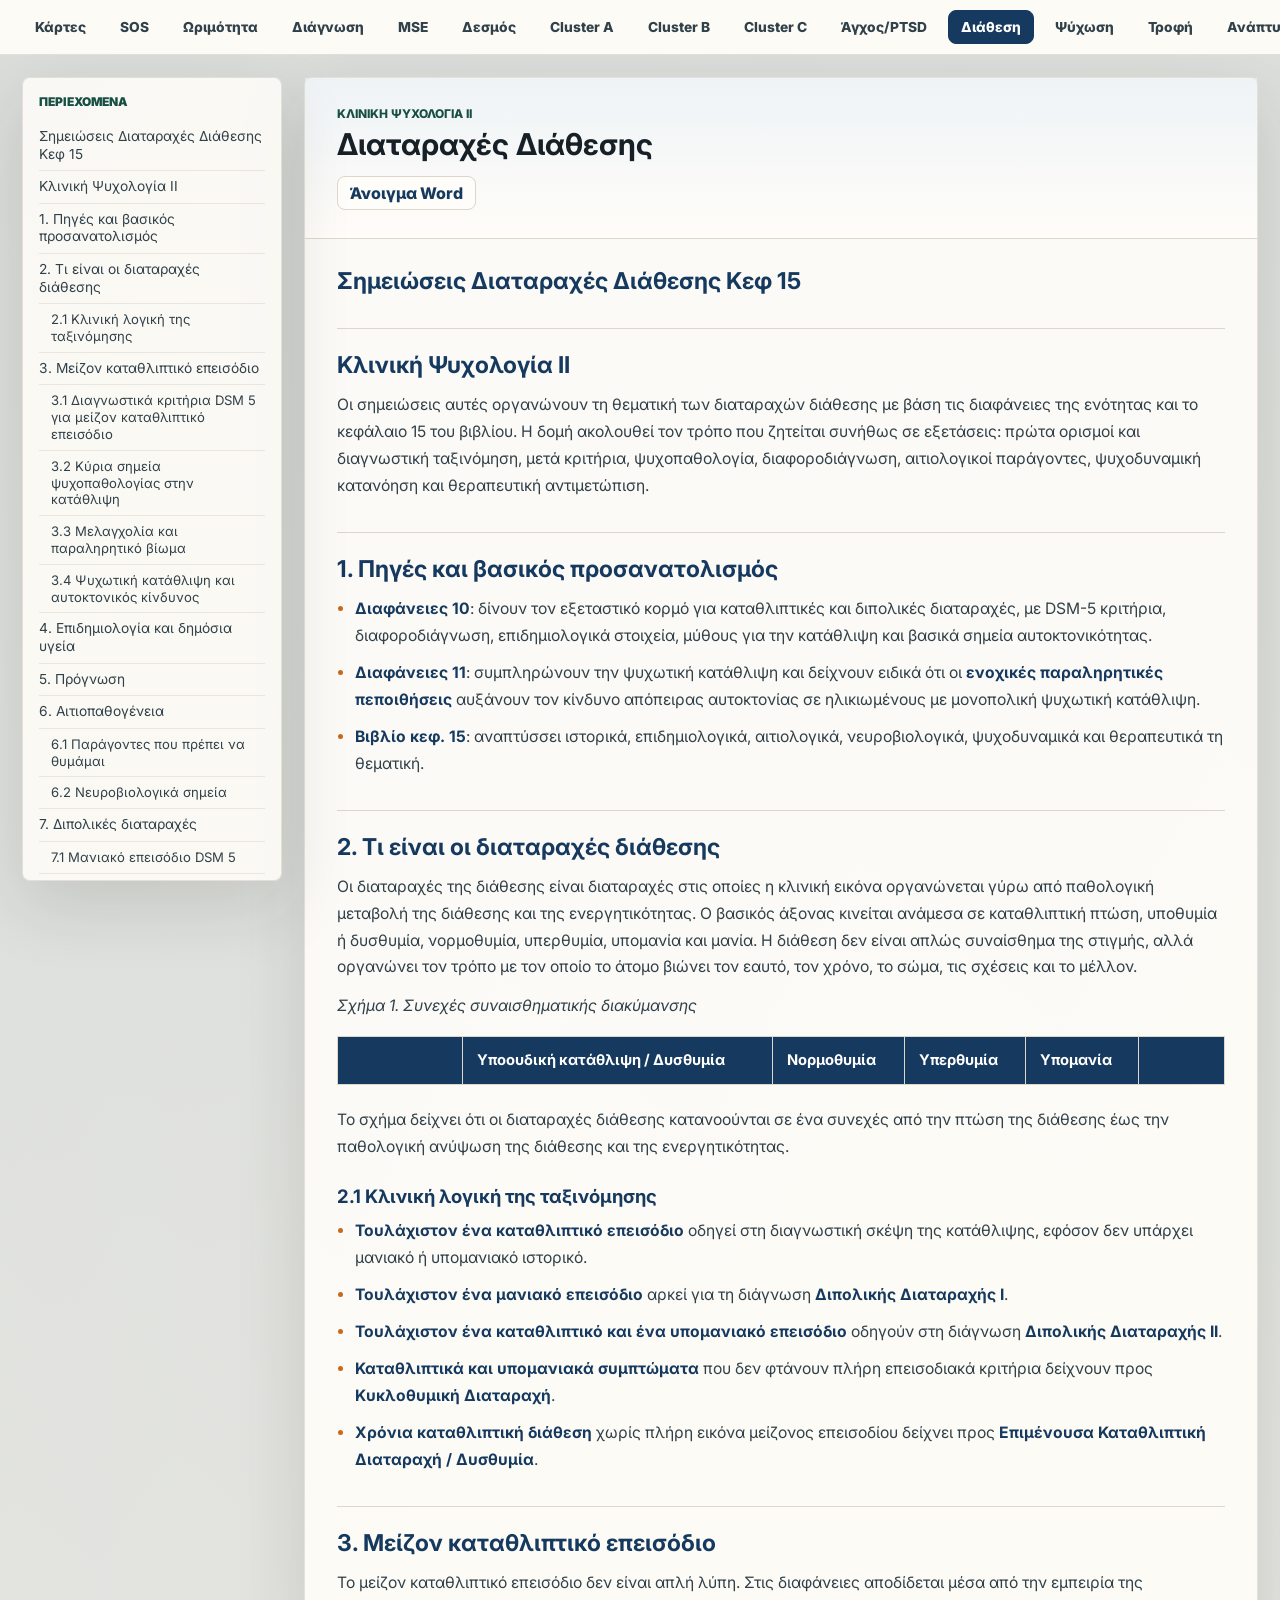
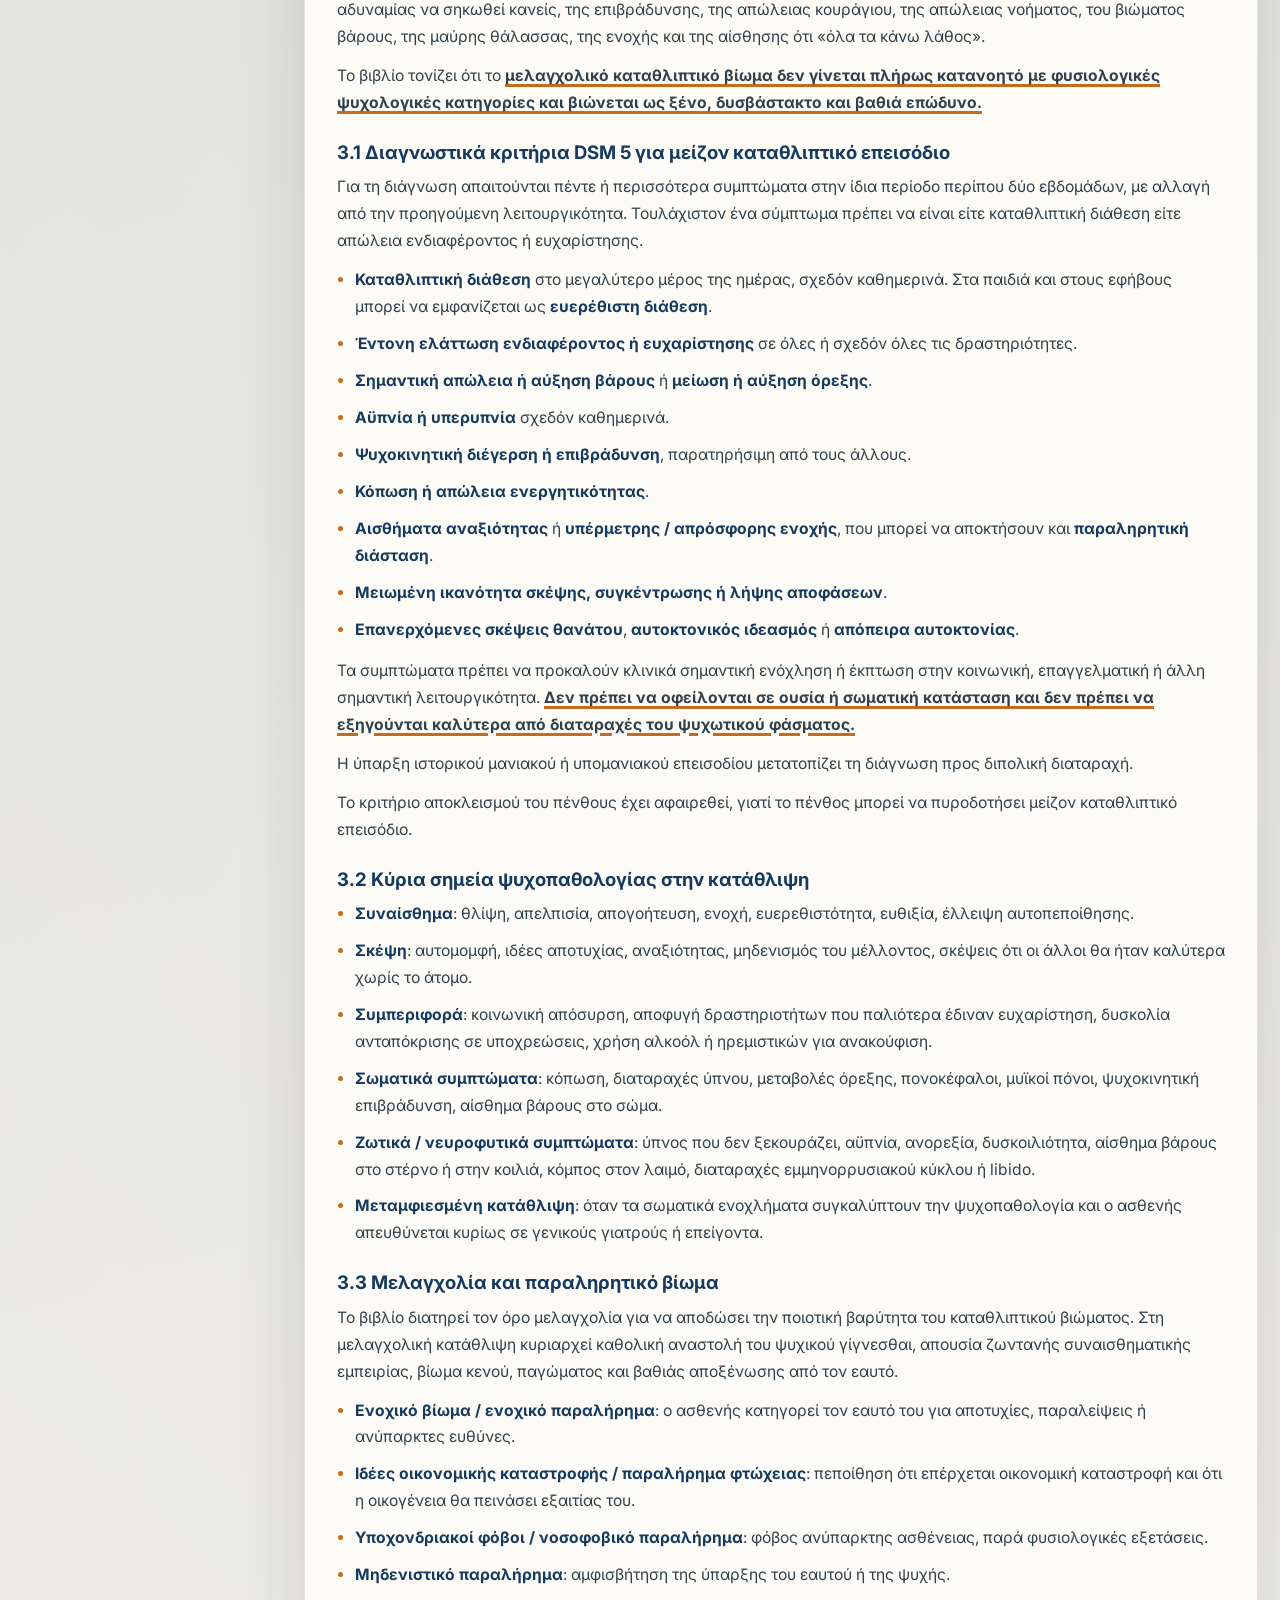
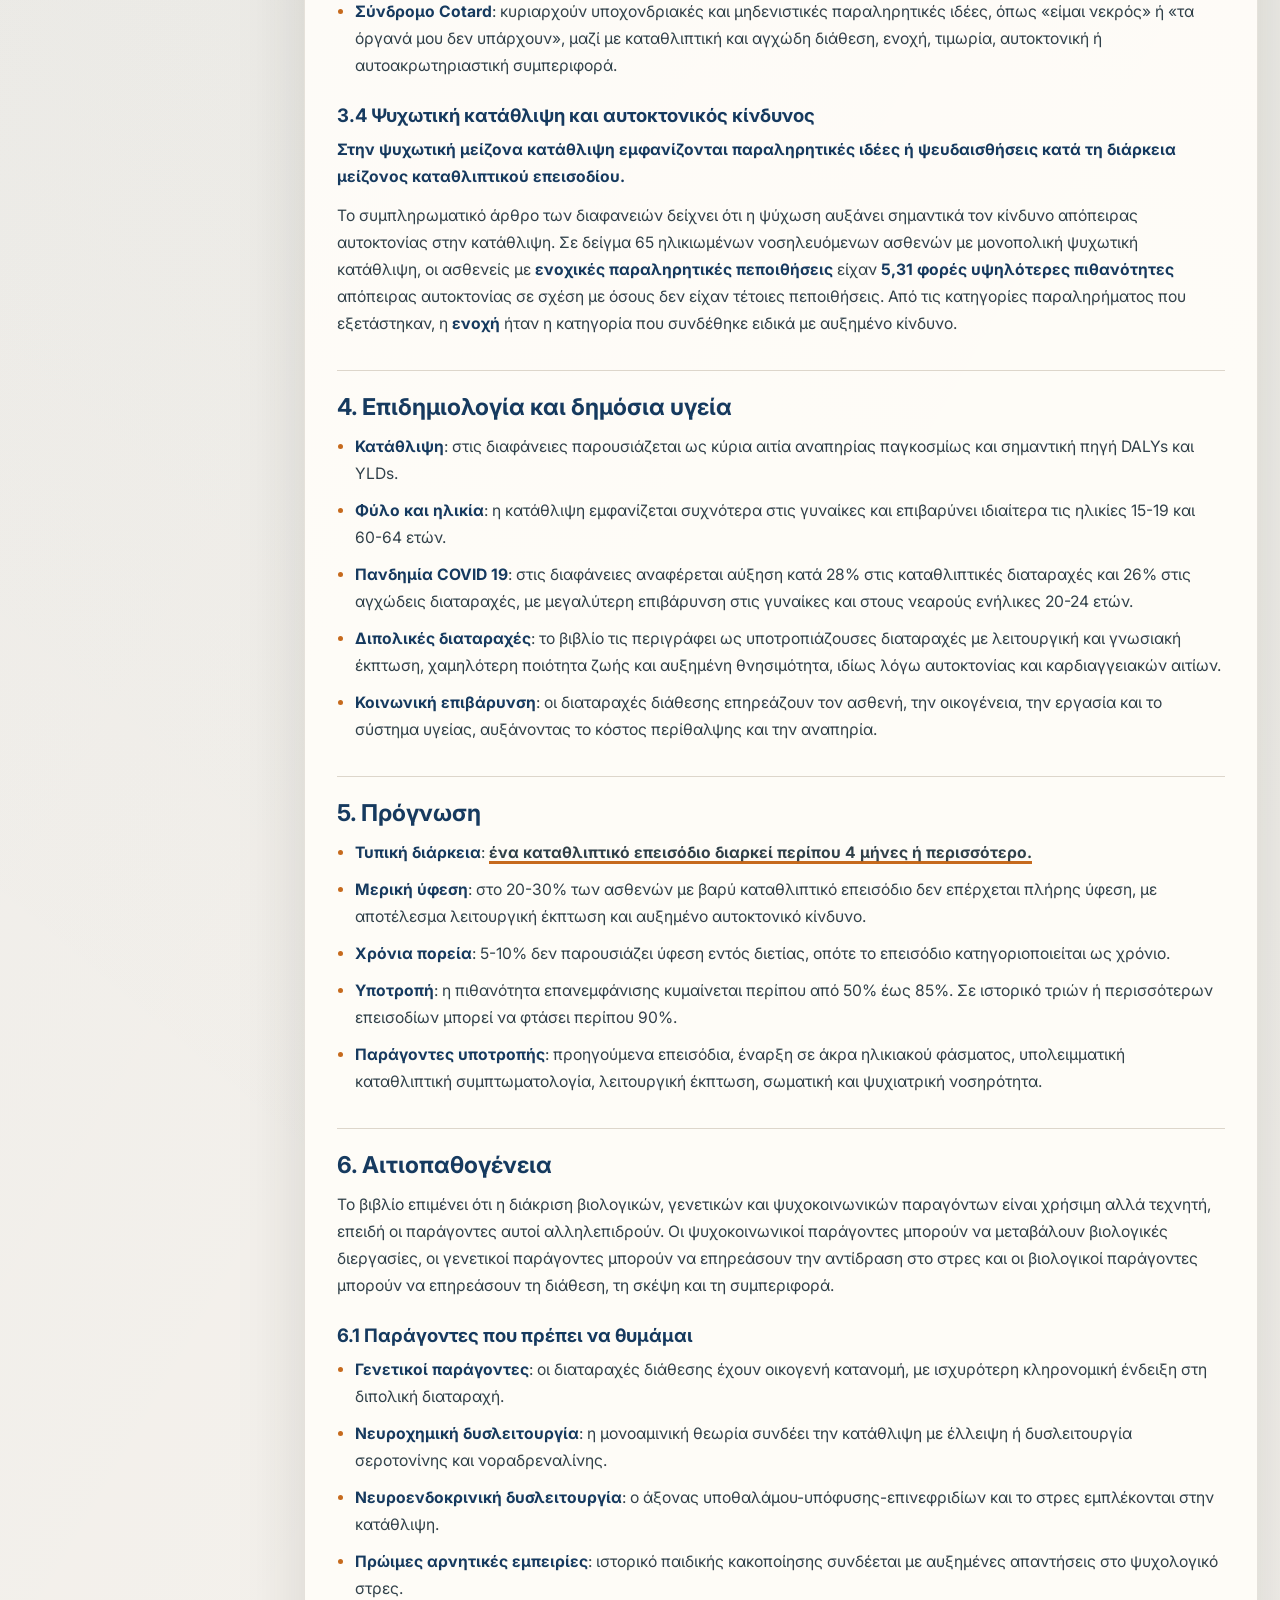
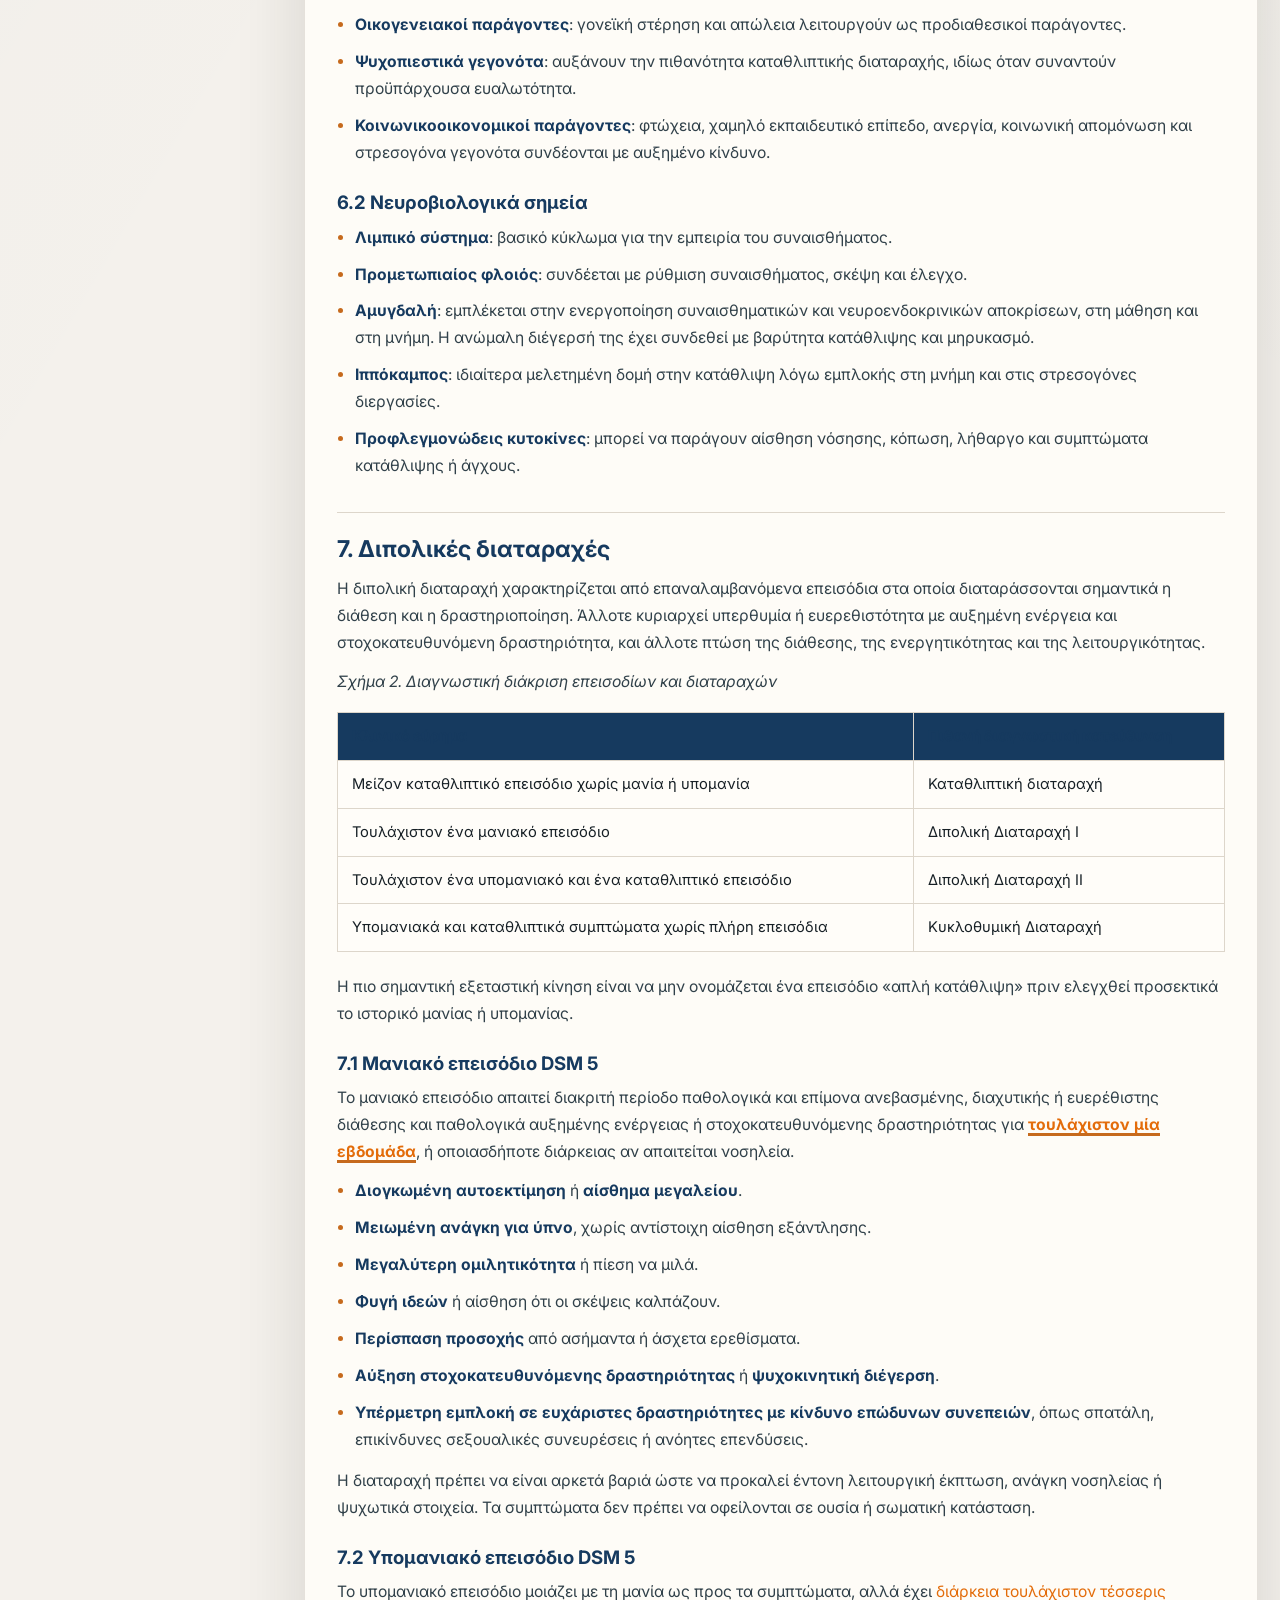
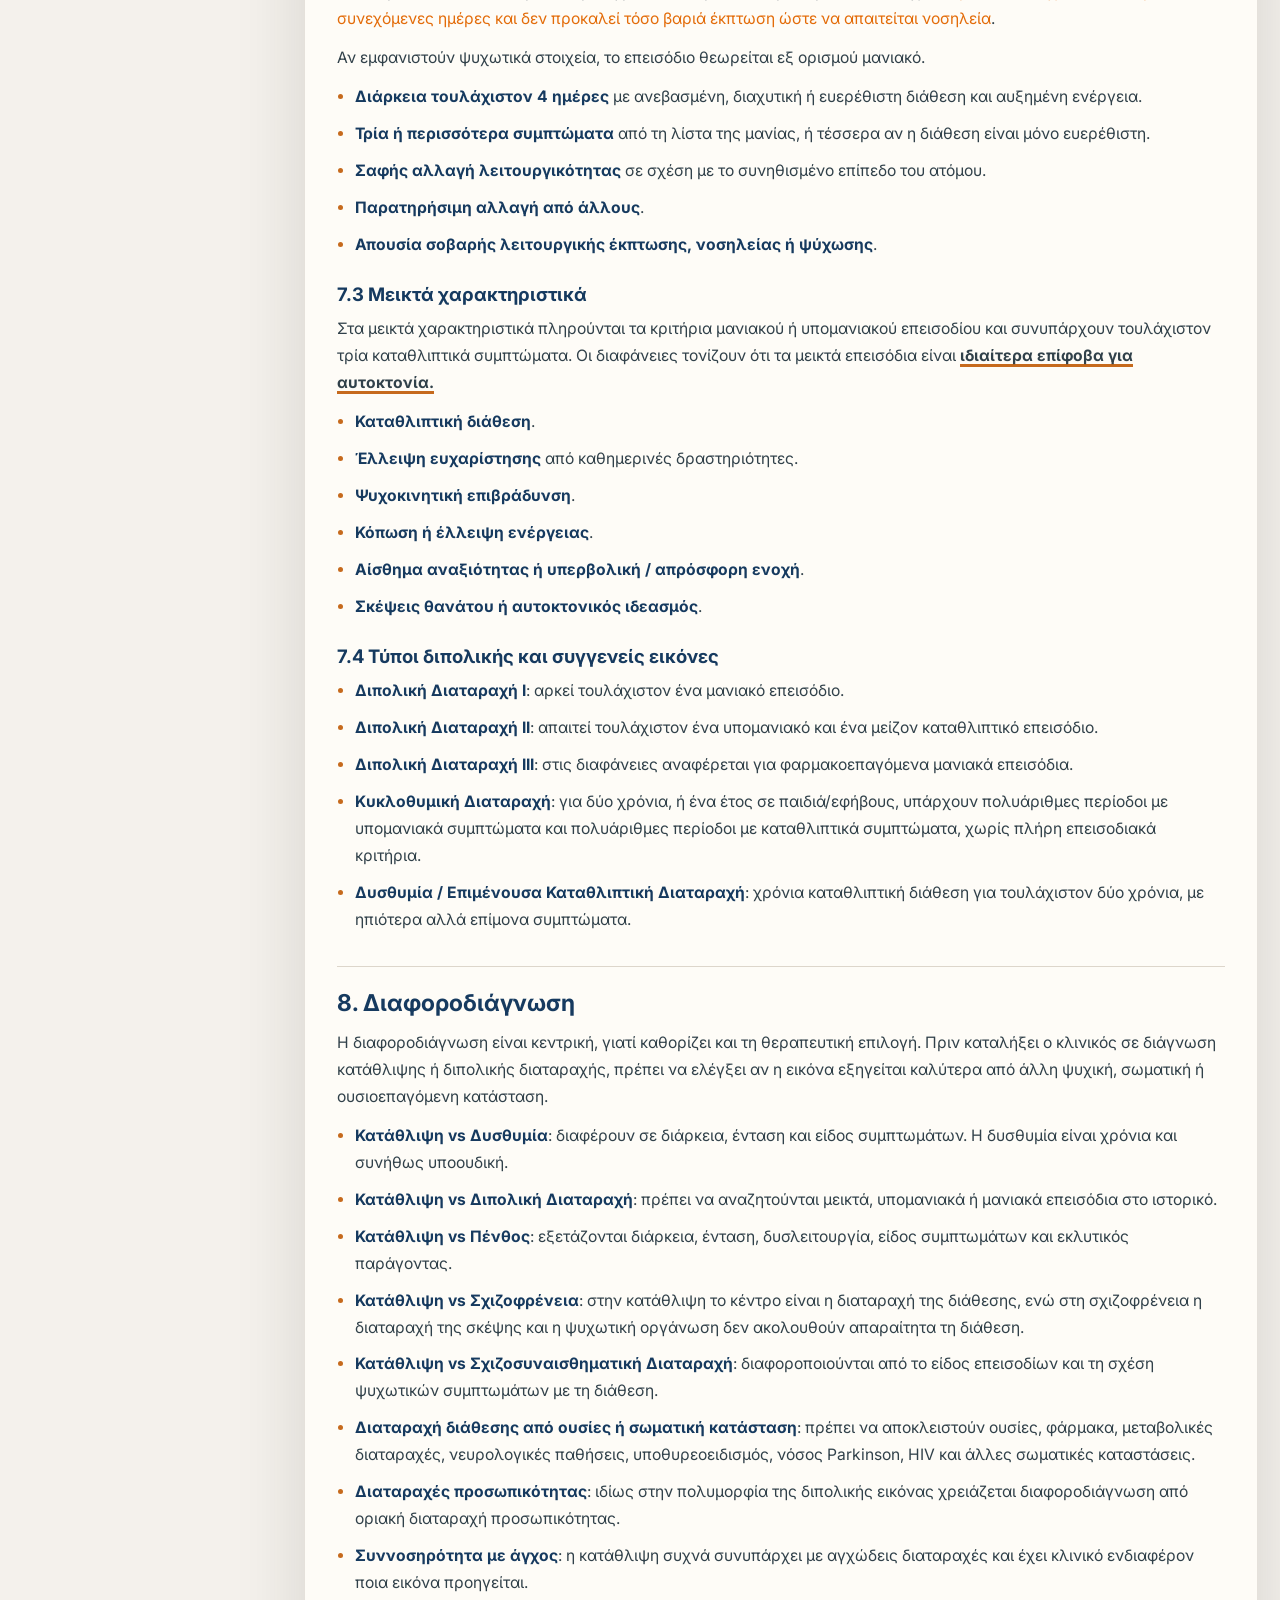
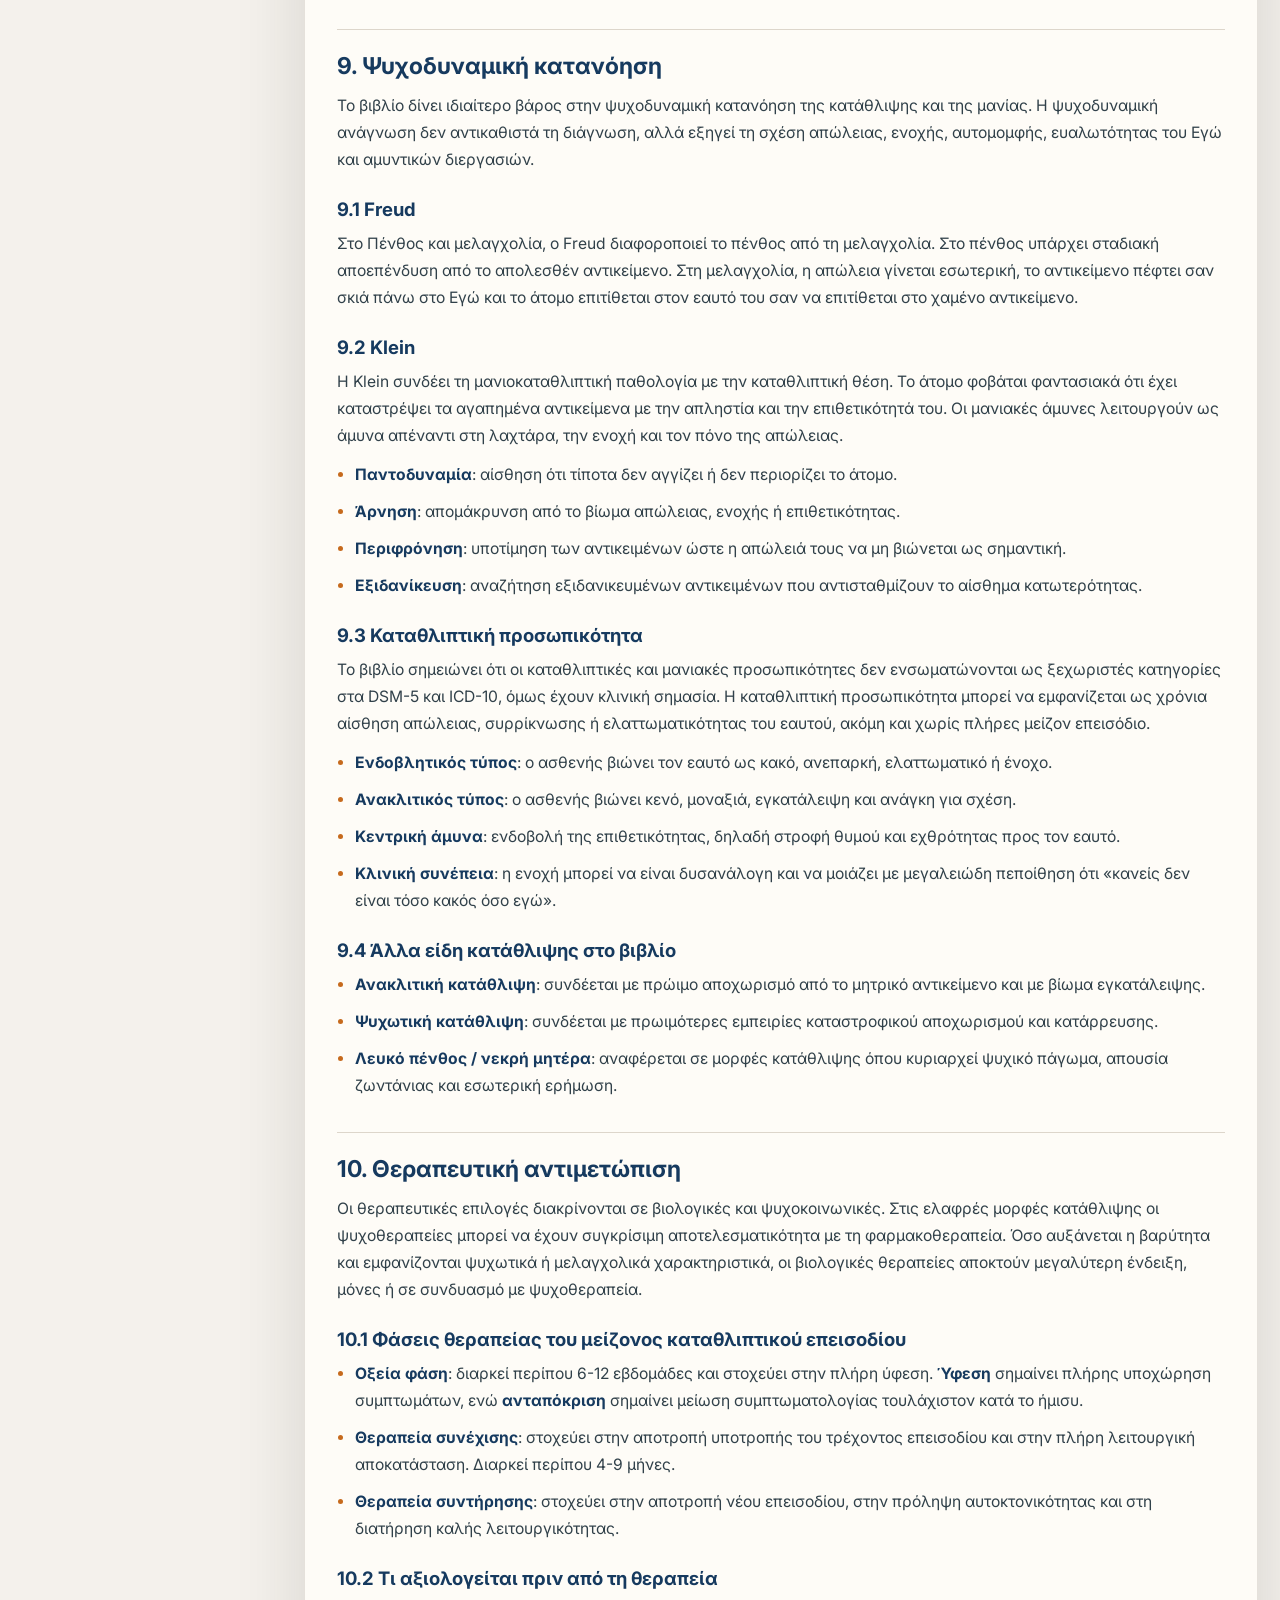
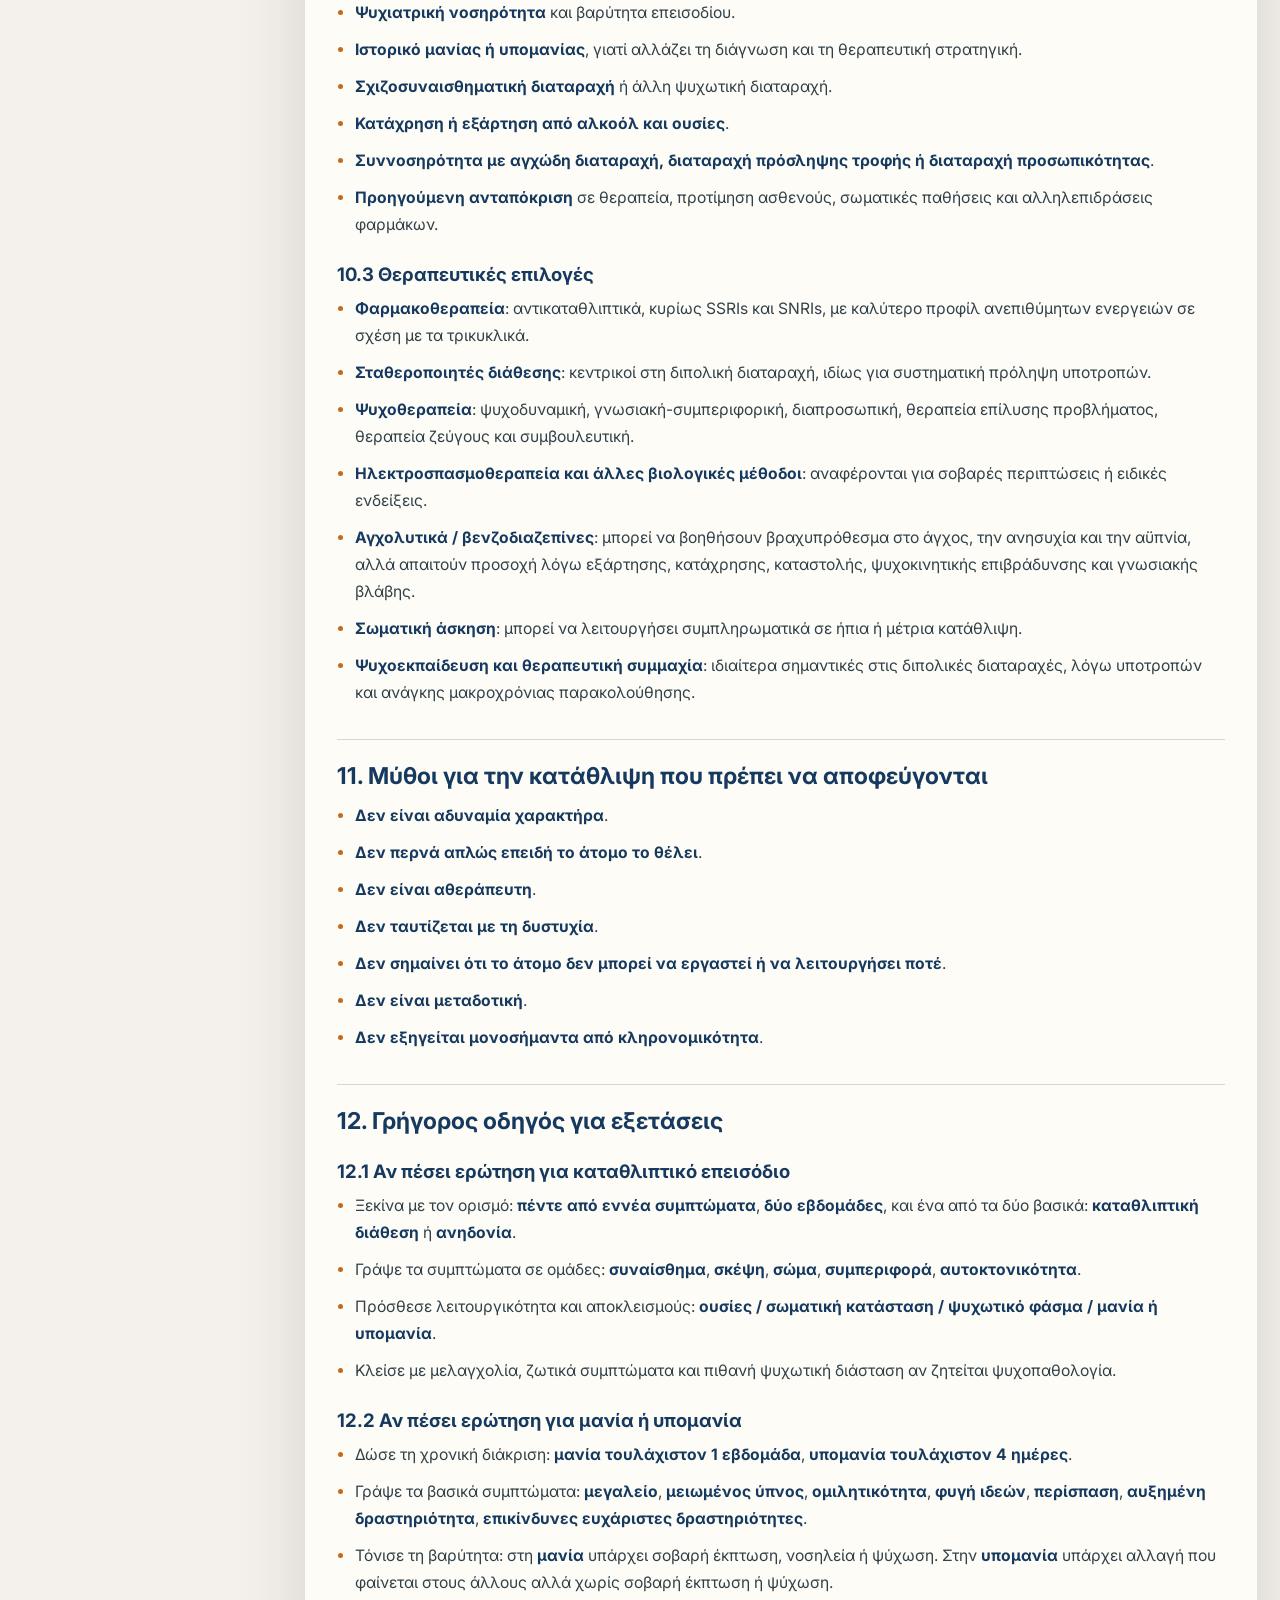
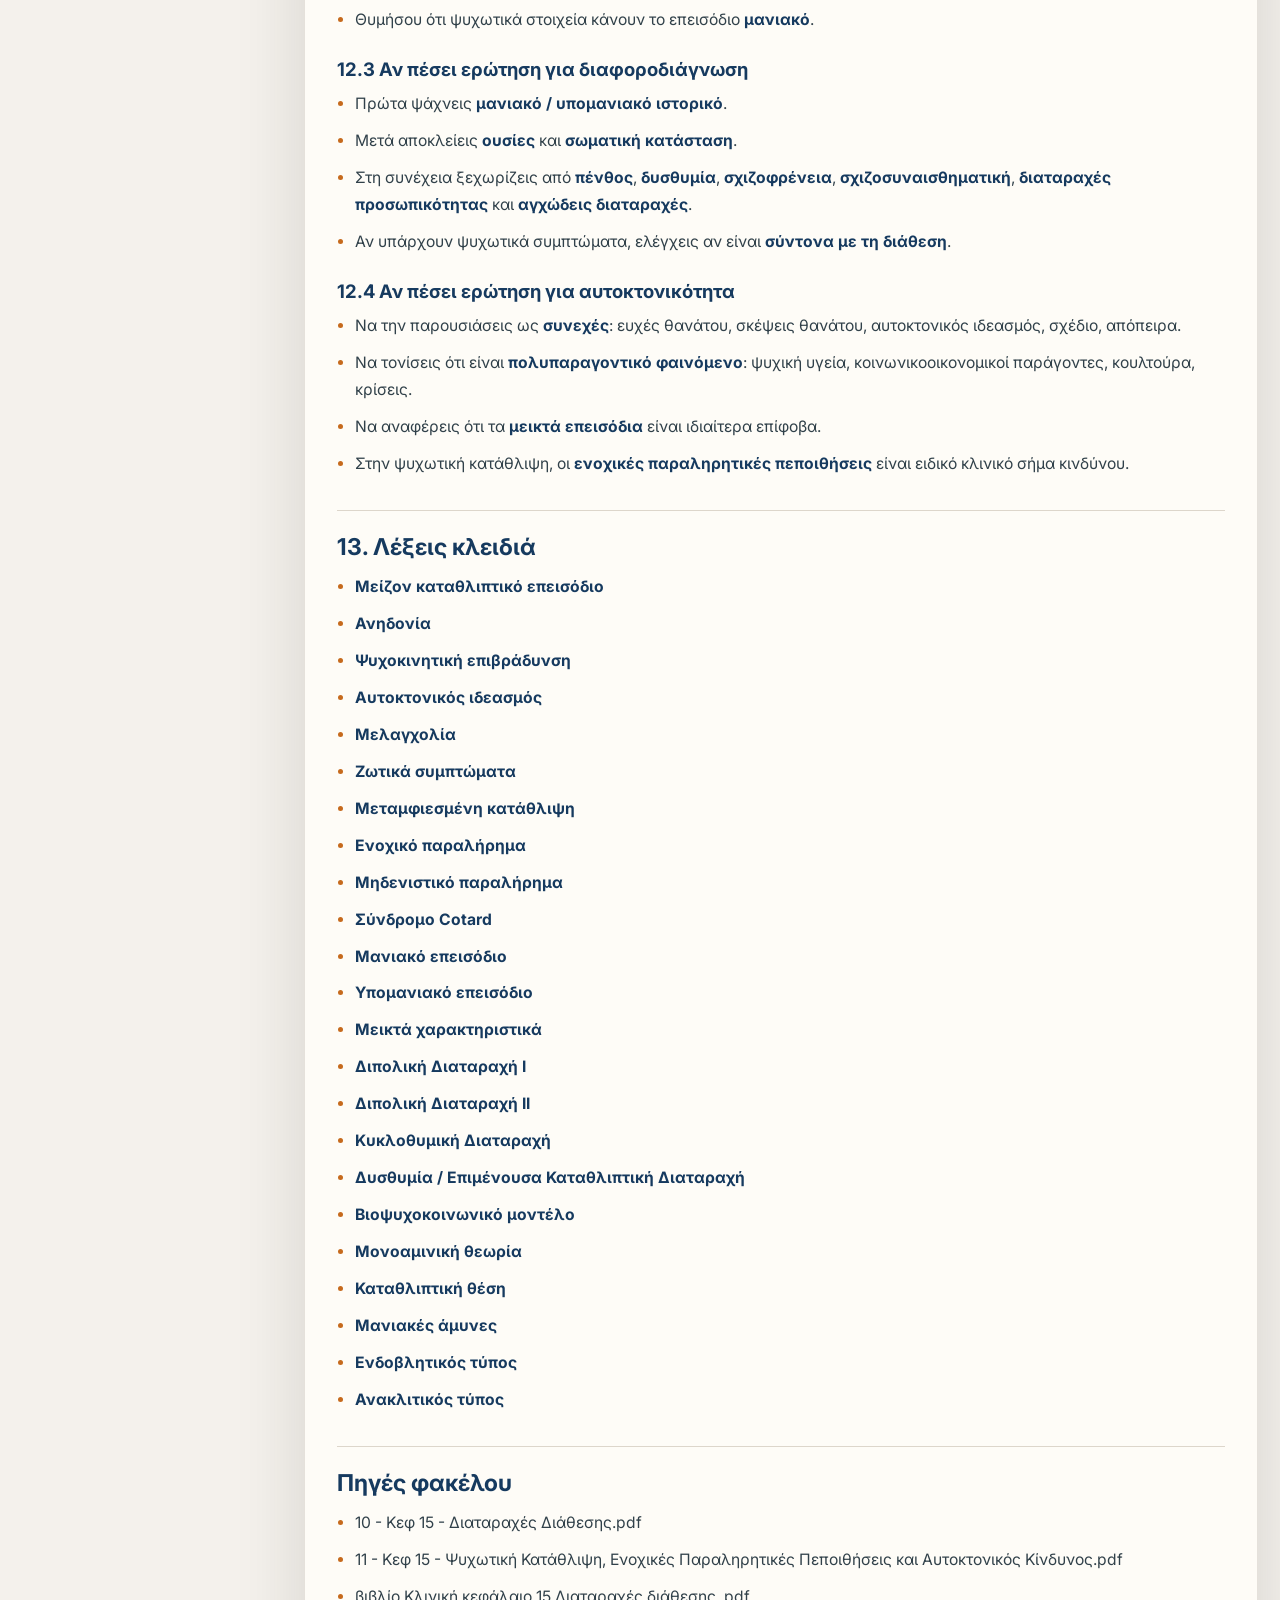
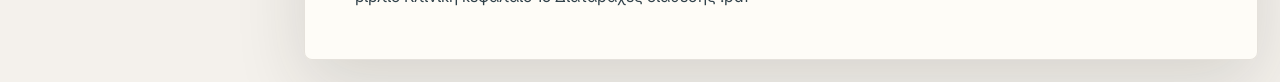
<file: notes/mood-disorders.html>
<!doctype html>
<html lang="el">
  <head>
    <meta charset="utf-8" />
    <meta name="viewport" content="width=device-width, initial-scale=1" />
    <title>Διαταραχές Διάθεσης | Κλινική Ψυχολογία ΙΙ</title>
    <link rel="preconnect" href="https://fonts.googleapis.com" />
    <link rel="preconnect" href="https://fonts.gstatic.com" crossorigin />
    <link href="https://fonts.googleapis.com/css2?family=Inter:wght@400;500;600;700;800&family=Noto+Sans+Greek:wght@400;500;600;700;800&display=swap" rel="stylesheet" />
    <link rel="stylesheet" href="../styles.css" />
  </head>
  <body class="notes-page">
    <nav class="site-tabs" aria-label="Κύρια πλοήγηση"><div class="site-tabs-inner"><a class="nav-tab " href="../index.html">Κάρτες</a><a class="nav-tab " href="../notes/sos-development.html">SOS</a><a class="nav-tab " href="../notes/psychodynamic-maturity-self.html">Ωριμότητα</a><a class="nav-tab " href="../notes/diagnosis-clinical-assessment.html">Διάγνωση</a><a class="nav-tab " href="../notes/mental-status-examination.html">MSE</a><a class="nav-tab " href="../notes/attachment-theory.html">Δεσμός</a><a class="nav-tab " href="../notes/cluster-a.html">Cluster A</a><a class="nav-tab " href="../notes/cluster-b.html">Cluster B</a><a class="nav-tab " href="../notes/cluster-c.html">Cluster C</a><a class="nav-tab " href="../notes/anxiety-ptsd.html">Άγχος/PTSD</a><a class="nav-tab active" href="../notes/mood-disorders.html">Διάθεση</a><a class="nav-tab " href="../notes/psychotic-disorders.html">Ψύχωση</a><a class="nav-tab " href="../notes/eating-disorders.html">Τροφή</a><a class="nav-tab" href="../exam/development.html">Ανάπτυξης</a><a class="nav-tab" href="../exam/multiple-choice.html">Quiz Πολλαπλής</a></div></nav>
    <main class="notes-shell">
      <aside class="notes-toc" aria-label="Περιεχόμενα σελίδας">
        <p>Περιεχόμενα</p>
        <a class="toc-level-2" href="#σημειώσεις-διαταραχές-διάθεσης-κεφ-15">Σημειώσεις Διαταραχές Διάθεσης Κεφ 15</a>
<a class="toc-level-2" href="#κλινική-ψυχολογία-ιι">Κλινική Ψυχολογία ΙΙ</a>
<a class="toc-level-2" href="#1-πηγές-και-βασικός-προσανατολισμός">1. Πηγές και βασικός προσανατολισμός</a>
<a class="toc-level-2" href="#2-τι-είναι-οι-διαταραχές-διάθεσης">2. Τι είναι οι διαταραχές διάθεσης</a>
<a class="toc-level-3" href="#21-κλινική-λογική-της-ταξινόμησης">2.1 Κλινική λογική της ταξινόμησης</a>
<a class="toc-level-2" href="#3-μείζον-καταθλιπτικό-επεισόδιο">3. Μείζον καταθλιπτικό επεισόδιο</a>
<a class="toc-level-3" href="#31-διαγνωστικά-κριτήρια-dsm-5-για-μείζον-καταθλιπτικό-επεισόδιο">3.1 Διαγνωστικά κριτήρια DSM 5 για μείζον καταθλιπτικό επεισόδιο</a>
<a class="toc-level-3" href="#32-κύρια-σημεία-ψυχοπαθολογίας-στην-κατάθλιψη">3.2 Κύρια σημεία ψυχοπαθολογίας στην κατάθλιψη</a>
<a class="toc-level-3" href="#33-μελαγχολία-και-παραληρητικό-βίωμα">3.3 Μελαγχολία και παραληρητικό βίωμα</a>
<a class="toc-level-3" href="#34-ψυχωτική-κατάθλιψη-και-αυτοκτονικός-κίνδυνος">3.4 Ψυχωτική κατάθλιψη και αυτοκτονικός κίνδυνος</a>
<a class="toc-level-2" href="#4-επιδημιολογία-και-δημόσια-υγεία">4. Επιδημιολογία και δημόσια υγεία</a>
<a class="toc-level-2" href="#5-πρόγνωση">5. Πρόγνωση</a>
<a class="toc-level-2" href="#6-αιτιοπαθογένεια">6. Αιτιοπαθογένεια</a>
<a class="toc-level-3" href="#61-παράγοντες-που-πρέπει-να-θυμάμαι">6.1 Παράγοντες που πρέπει να θυμάμαι</a>
<a class="toc-level-3" href="#62-νευροβιολογικά-σημεία">6.2 Νευροβιολογικά σημεία</a>
<a class="toc-level-2" href="#7-διπολικές-διαταραχές">7. Διπολικές διαταραχές</a>
<a class="toc-level-3" href="#71-μανιακό-επεισόδιο-dsm-5">7.1 Μανιακό επεισόδιο DSM 5</a>
<a class="toc-level-3" href="#72-υπομανιακό-επεισόδιο-dsm-5">7.2 Υπομανιακό επεισόδιο DSM 5</a>
<a class="toc-level-3" href="#73-μεικτά-χαρακτηριστικά">7.3 Μεικτά χαρακτηριστικά</a>
<a class="toc-level-3" href="#74-τύποι-διπολικής-και-συγγενείς-εικόνες">7.4 Τύποι διπολικής και συγγενείς εικόνες</a>
<a class="toc-level-2" href="#8-διαφοροδιάγνωση">8. Διαφοροδιάγνωση</a>
<a class="toc-level-2" href="#9-ψυχοδυναμική-κατανόηση">9. Ψυχοδυναμική κατανόηση</a>
<a class="toc-level-3" href="#91-freud">9.1 Freud</a>
<a class="toc-level-3" href="#92-klein">9.2 Klein</a>
<a class="toc-level-3" href="#93-καταθλιπτική-προσωπικότητα">9.3 Καταθλιπτική προσωπικότητα</a>
<a class="toc-level-3" href="#94-άλλα-είδη-κατάθλιψης-στο-βιβλίο">9.4 Άλλα είδη κατάθλιψης στο βιβλίο</a>
<a class="toc-level-2" href="#10-θεραπευτική-αντιμετώπιση">10. Θεραπευτική αντιμετώπιση</a>
<a class="toc-level-3" href="#101-φάσεις-θεραπείας-του-μείζονος-καταθλιπτικού-επεισοδίου">10.1 Φάσεις θεραπείας του μείζονος καταθλιπτικού επεισοδίου</a>
<a class="toc-level-3" href="#102-τι-αξιολογείται-πριν-από-τη-θεραπεία">10.2 Τι αξιολογείται πριν από τη θεραπεία</a>
<a class="toc-level-3" href="#103-θεραπευτικές-επιλογές">10.3 Θεραπευτικές επιλογές</a>
<a class="toc-level-2" href="#11-μύθοι-για-την-κατάθλιψη-που-πρέπει-να-αποφεύγονται">11. Μύθοι για την κατάθλιψη που πρέπει να αποφεύγονται</a>
<a class="toc-level-2" href="#12-γρήγορος-οδηγός-για-εξετάσεις">12. Γρήγορος οδηγός για εξετάσεις</a>
<a class="toc-level-3" href="#121-αν-πέσει-ερώτηση-για-καταθλιπτικό-επεισόδιο">12.1 Αν πέσει ερώτηση για καταθλιπτικό επεισόδιο</a>
<a class="toc-level-3" href="#122-αν-πέσει-ερώτηση-για-μανία-ή-υπομανία">12.2 Αν πέσει ερώτηση για μανία ή υπομανία</a>
<a class="toc-level-3" href="#123-αν-πέσει-ερώτηση-για-διαφοροδιάγνωση">12.3 Αν πέσει ερώτηση για διαφοροδιάγνωση</a>
<a class="toc-level-3" href="#124-αν-πέσει-ερώτηση-για-αυτοκτονικότητα">12.4 Αν πέσει ερώτηση για αυτοκτονικότητα</a>
<a class="toc-level-2" href="#13-λέξεις-κλειδιά">13. Λέξεις κλειδιά</a>
<a class="toc-level-2" href="#πηγές-φακέλου">Πηγές φακέλου</a>
      </aside>
      <article class="notes-article">
        <header class="notes-hero">
          <p class="course-label">Κλινική Ψυχολογία ΙΙ</p>
          <h1>Διαταραχές Διάθεσης</h1>
          <a class="word-download" href="../downloads/Σημειώσεις_Διαταραχές_Διάθεσης_Κεφ_15.docx">Άνοιγμα Word</a>
        </header>
        <div class="notes-content">
          <h2 id="σημειώσεις-διαταραχές-διάθεσης-κεφ-15">Σημειώσεις Διαταραχές Διάθεσης Κεφ 15</h2>
<h2 id="κλινική-ψυχολογία-ιι">Κλινική Ψυχολογία ΙΙ</h2>
<p>Οι σημειώσεις αυτές οργανώνουν τη θεματική των διαταραχών διάθεσης με βάση τις διαφάνειες της ενότητας και το κεφάλαιο 15 του βιβλίου. Η δομή ακολουθεί τον τρόπο που ζητείται συνήθως σε εξετάσεις: πρώτα ορισμοί και διαγνωστική ταξινόμηση, μετά κριτήρια, ψυχοπαθολογία, διαφοροδιάγνωση, αιτιολογικοί παράγοντες, ψυχοδυναμική κατανόηση και θεραπευτική αντιμετώπιση.</p>
<h2 id="1-πηγές-και-βασικός-προσανατολισμός">1. Πηγές και βασικός προσανατολισμός</h2>
<ul>
<li><strong>Διαφάνειες 10</strong>: δίνουν τον εξεταστικό κορμό για καταθλιπτικές και διπολικές διαταραχές, με DSM-5 κριτήρια, διαφοροδιάγνωση, επιδημιολογικά στοιχεία, μύθους για την κατάθλιψη και βασικά σημεία αυτοκτονικότητας.</li>
<li><strong>Διαφάνειες 11</strong>: συμπληρώνουν την ψυχωτική κατάθλιψη και δείχνουν ειδικά ότι οι <strong>ενοχικές παραληρητικές πεποιθήσεις</strong> αυξάνουν τον κίνδυνο απόπειρας αυτοκτονίας σε ηλικιωμένους με μονοπολική ψυχωτική κατάθλιψη.</li>
<li><strong>Βιβλίο κεφ. 15</strong>: αναπτύσσει ιστορικά, επιδημιολογικά, αιτιολογικά, νευροβιολογικά, ψυχοδυναμικά και θεραπευτικά τη θεματική.</li>
</ul>
<h2 id="2-τι-είναι-οι-διαταραχές-διάθεσης">2. Τι είναι οι διαταραχές διάθεσης</h2>
<p>Οι διαταραχές της διάθεσης είναι διαταραχές στις οποίες η κλινική εικόνα οργανώνεται γύρω από παθολογική μεταβολή της διάθεσης και της ενεργητικότητας. Ο βασικός άξονας κινείται ανάμεσα σε καταθλιπτική πτώση, υποθυμία ή δυσθυμία, νορμοθυμία, υπερθυμία, υπομανία και μανία. Η διάθεση δεν είναι απλώς συναίσθημα της στιγμής, αλλά οργανώνει τον τρόπο με τον οποίο το άτομο βιώνει τον εαυτό, τον χρόνο, το σώμα, τις σχέσεις και το μέλλον.</p>
<p><em>Σχήμ</em><em>α 1. Συνεχές συναισθηματικής διακύμανσης</em></p>
<div class="table-wrap"><table><tr><th><strong>Κατάθλιψη</strong></th><th>Υποουδική κατάθλιψη / Δυσθυμία</th><th>Νορμοθυμία</th><th>Υπερθυμία</th><th>Υπομανία</th><th><strong>Μανία</strong></th></tr></table></div>
<p>Το σχήμα δείχνει ότι οι διαταραχές διάθεσης κατανοούνται σε ένα συνεχές από την πτώση της διάθεσης έως την παθολογική ανύψωση της διάθεσης και της ενεργητικότητας.</p>
<h3 id="21-κλινική-λογική-της-ταξινόμησης">2.1 Κλινική λογική της ταξινόμησης</h3>
<ul>
<li><strong>Τουλάχιστον ένα καταθλιπτικό επεισόδιο</strong> οδηγεί στη διαγνωστική σκέψη της κατάθλιψης, εφόσον δεν υπάρχει μανιακό ή υπομανιακό ιστορικό.</li>
<li><strong>Τουλάχιστον ένα μανιακό επεισόδιο</strong> αρκεί για τη διάγνωση <strong>Διπολικής Διαταραχής Ι</strong>.</li>
<li><strong>Τουλάχιστον ένα καταθλιπτικό και ένα υπομανιακό επεισόδιο</strong> οδηγούν στη διάγνωση <strong>Διπολικής Διαταραχής ΙΙ</strong>.</li>
<li><strong>Καταθλιπτικά και </strong><strong>υπομανιακά</strong><strong> συμπτώματα</strong> που δεν φτάνουν πλήρη επεισοδιακά κριτήρια δείχνουν προς <strong>Κυκλοθυμική Διαταραχή</strong>.</li>
<li><strong>Χρόνια καταθλιπτική διάθεση</strong> χωρίς πλήρη εικόνα μείζονος επεισοδίου δείχνει προς <strong>Επιμένουσα Καταθλιπτική Διαταραχή / Δυσθυμία</strong>.</li>
</ul>
<h2 id="3-μείζον-καταθλιπτικό-επεισόδιο">3. Μείζον καταθλιπτικό επεισόδιο</h2>
<p>Το μείζον καταθλιπτικό επεισόδιο δεν είναι απλή λύπη. Στις διαφάνειες αποδίδεται μέσα από την εμπειρία της αδυναμίας να σηκωθεί κανείς, της επιβράδυνσης, της απώλειας κουράγιου, της απώλειας νοήματος, του βιώματος βάρους, της μαύρης θάλασσας, της ενοχής και της αίσθησης ότι «όλα τα κάνω λάθος».</p>
<p>Το βιβλίο τονίζει ότι το <u>μελαγχολικό καταθλιπτικό βίωμα δεν γίνεται πλήρως κατανοητό με φυσιολογικές ψυχολογικές κατηγορίες και βιώνεται ως ξένο, δυσβάστακτο και βαθιά επώδυνο.</u></p>
<h3 id="31-διαγνωστικά-κριτήρια-dsm-5-για-μείζον-καταθλιπτικό-επεισόδιο">3.1 Διαγνωστικά κριτήρια DSM 5 για μείζον καταθλιπτικό επεισόδιο</h3>
<p>Για τη διάγνωση απαιτούνται πέντε ή περισσότερα συμπτώματα στην ίδια περίοδο περίπου δύο εβδομάδων, με αλλαγή από την προηγούμενη λειτουργικότητα. Τουλάχιστον ένα σύμπτωμα πρέπει να είναι είτε καταθλιπτική διάθεση είτε απώλεια ενδιαφέροντος ή ευχαρίστησης.</p>
<ul>
<li><strong>Καταθλιπτική διάθεση</strong> στο μεγαλύτερο μέρος της ημέρας, σχεδόν καθημερινά. Στα παιδιά και στους εφήβους μπορεί να εμφανίζεται ως <strong>ευερέθιστη διάθεση</strong>.</li>
<li><strong>Έντονη ελάττωση ενδιαφέροντος ή ευχαρίστησης</strong> σε όλες ή σχεδόν όλες τις δραστηριότητες.</li>
<li><strong>Σημαντική απώλεια ή αύξηση βάρους</strong> ή <strong>μείωση ή αύξηση όρεξης</strong>.</li>
<li><strong>Αϋπνία ή </strong><strong>υπερυπνία</strong> σχεδόν καθημερινά.</li>
<li><strong>Ψυχοκινητική διέγερση ή επιβράδυνση</strong>, παρατηρήσιμη από τους άλλους.</li>
<li><strong>Κό</strong><strong>πωση ή απ</strong><strong>ώλει</strong><strong>α </strong><strong>ενεργητικότητ</strong><strong>ας</strong>.</li>
<li><strong>Αισθήματα αναξιότητας</strong> ή <strong>υπέρμετρης / απρόσφορης ενοχής</strong>, που μπορεί να αποκτήσουν και <strong>παραληρητική διάσταση</strong>.</li>
<li><strong>Μειωμένη ικανότητα σκέψης, συγκέντρωσης ή λήψης αποφάσεων</strong>.</li>
<li><strong>Επανερχόμενες σκέψεις θανάτου</strong>, <strong>αυτοκτονικός ιδεασμός</strong> ή <strong>απόπειρα αυτοκτονίας</strong>.</li>
</ul>
<p>Τα συμπτώματα πρέπει να προκαλούν κλινικά σημαντική ενόχληση ή έκπτωση στην κοινωνική, επαγγελματική ή άλλη σημαντική λειτουργικότητα. <u>Δεν πρέπει να οφείλονται σε ουσία ή σωματική κατάσταση και δεν πρέπει να εξηγούνται καλύτερα από διαταραχές του ψυχωτικού φάσματος.</u></p>
<p>Η ύπαρξη ιστορικού μανιακού ή υπομανιακού επεισοδίου μετατοπίζει τη διάγνωση προς διπολική διαταραχή.</p>
<p>Το κριτήριο αποκλεισμού του πένθους έχει αφαιρεθεί, γιατί το πένθος μπορεί να πυροδοτήσει μείζον καταθλιπτικό επεισόδιο.</p>
<h3 id="32-κύρια-σημεία-ψυχοπαθολογίας-στην-κατάθλιψη">3.2 Κύρια σημεία ψυχοπαθολογίας στην κατάθλιψη</h3>
<ul>
<li><strong>Συναίσθημα</strong>: θλίψη, απελπισία, απογοήτευση, ενοχή, ευερεθιστότητα, ευθιξία, έλλειψη αυτοπεποίθησης.</li>
<li><strong>Σκέψη</strong>: αυτομομφή, ιδέες αποτυχίας, αναξιότητας, μηδενισμός του μέλλοντος, σκέψεις ότι οι άλλοι θα ήταν καλύτερα χωρίς το άτομο.</li>
<li><strong>Συμπεριφορά</strong>: κοινωνική απόσυρση, αποφυγή δραστηριοτήτων που παλιότερα έδιναν ευχαρίστηση, δυσκολία ανταπόκρισης σε υποχρεώσεις, χρήση αλκοόλ ή ηρεμιστικών για ανακούφιση.</li>
<li><strong>Σωματικά συμπτώματα</strong>: κόπωση, διαταραχές ύπνου, μεταβολές όρεξης, πονοκέφαλοι, μυϊκοί πόνοι, ψυχοκινητική επιβράδυνση, αίσθημα βάρους στο σώμα.</li>
<li><strong>Ζωτικά / νευροφυτικά συμπτώματα</strong>: ύπνος που δεν ξεκουράζει, αϋπνία, ανορεξία, δυσκοιλιότητα, αίσθημα βάρους στο στέρνο ή στην κοιλιά, κόμπος στον λαιμό, διαταραχές εμμηνορρυσιακού κύκλου ή libido.</li>
<li><strong>Μεταμφιεσμένη κατάθλιψη</strong>: όταν τα σωματικά ενοχλήματα συγκαλύπτουν την ψυχοπαθολογία και ο ασθενής απευθύνεται κυρίως σε γενικούς γιατρούς ή επείγοντα.</li>
</ul>
<h3 id="33-μελαγχολία-και-παραληρητικό-βίωμα">3.3 Μελαγχολία και παραληρητικό βίωμα</h3>
<p>Το βιβλίο διατηρεί τον όρο μελαγχολία για να αποδώσει την ποιοτική βαρύτητα του καταθλιπτικού βιώματος. Στη μελαγχολική κατάθλιψη κυριαρχεί καθολική αναστολή του ψυχικού γίγνεσθαι, απουσία ζωντανής συναισθηματικής εμπειρίας, βίωμα κενού, παγώματος και βαθιάς αποξένωσης από τον εαυτό.</p>
<ul>
<li><strong>Ενοχικό βίωμα / ενοχικό παραλήρημα</strong>: ο ασθενής κατηγορεί τον εαυτό του για αποτυχίες, παραλείψεις ή ανύπαρκτες ευθύνες.</li>
<li><strong>Ιδέες οικονομικής καταστροφής / παραλήρημα φτώχειας</strong>: πεποίθηση ότι επέρχεται οικονομική καταστροφή και ότι η οικογένεια θα πεινάσει εξαιτίας του.</li>
<li><strong>Υποχονδριακοί φόβοι / </strong><strong>νοσοφοβικό</strong><strong> παραλήρημα</strong>: φόβος ανύπαρκτης ασθένειας, παρά φυσιολογικές εξετάσεις.</li>
<li><strong>Μηδενιστικό παραλήρημα</strong>: αμφισβήτηση της ύπαρξης του εαυτού ή της ψυχής.</li>
<li><strong>Σύνδρομο </strong><strong>Cotard</strong>: κυριαρχούν υποχονδριακές και μηδενιστικές παραληρητικές ιδέες, όπως «είμαι νεκρός» ή «τα όργανά μου δεν υπάρχουν», μαζί με καταθλιπτική και αγχώδη διάθεση, ενοχή, τιμωρία, αυτοκτονική ή αυτοακρωτηριαστική συμπεριφορά.</li>
</ul>
<h3 id="34-ψυχωτική-κατάθλιψη-και-αυτοκτονικός-κίνδυνος">3.4 Ψυχωτική κατάθλιψη και αυτοκτονικός κίνδυνος</h3>
<p><strong>Στην ψυχωτική μείζονα κατάθλιψη εμφανίζονται παραληρητικές ιδέες ή ψευδαισθήσεις κατά τη διάρκεια μείζονος καταθλιπτικού επεισοδίου.</strong></p>
<p>Το συμπληρωματικό άρθρο των διαφανειών δείχνει ότι η ψύχωση αυξάνει σημαντικά τον κίνδυνο απόπειρας αυτοκτονίας στην κατάθλιψη. Σε δείγμα 65 ηλικιωμένων νοσηλευόμενων ασθενών με μονοπολική ψυχωτική κατάθλιψη, οι ασθενείς με <strong>ενοχικές παραληρητικές πεποιθήσεις</strong> είχαν <strong>5,31 φορές υψηλότερες πιθανότητες</strong> απόπειρας αυτοκτονίας σε σχέση με όσους δεν είχαν τέτοιες πεποιθήσεις. Από τις κατηγορίες παραληρήματος που εξετάστηκαν, η <strong>ενοχή</strong> ήταν η κατηγορία που συνδέθηκε ειδικά με αυξημένο κίνδυνο.</p>
<h2 id="4-επιδημιολογία-και-δημόσια-υγεία">4. Επιδημιολογία και δημόσια υγεία</h2>
<ul>
<li><strong>Κατάθλιψη</strong>: στις διαφάνειες παρουσιάζεται ως κύρια αιτία αναπηρίας παγκοσμίως και σημαντική πηγή DALYs και YLDs.</li>
<li><strong>Φύλο και ηλικία</strong>: η κατάθλιψη εμφανίζεται συχνότερα στις γυναίκες και επιβαρύνει ιδιαίτερα τις ηλικίες 15-19 και 60-64 ετών.</li>
<li><strong>Πανδημία </strong><strong>COVID</strong><strong> 19</strong>: στις διαφάνειες αναφέρεται αύξηση κατά 28% στις καταθλιπτικές διαταραχές και 26% στις αγχώδεις διαταραχές, με μεγαλύτερη επιβάρυνση στις γυναίκες και στους νεαρούς ενήλικες 20-24 ετών.</li>
<li><strong>Διπολικές διαταραχές</strong>: το βιβλίο τις περιγράφει ως υποτροπιάζουσες διαταραχές με λειτουργική και γνωσιακή έκπτωση, χαμηλότερη ποιότητα ζωής και αυξημένη θνησιμότητα, ιδίως λόγω αυτοκτονίας και καρδιαγγειακών αιτίων.</li>
<li><strong>Κοινωνική επιβάρυνση</strong>: οι διαταραχές διάθεσης επηρεάζουν τον ασθενή, την οικογένεια, την εργασία και το σύστημα υγείας, αυξάνοντας το κόστος περίθαλψης και την αναπηρία.</li>
</ul>
<h2 id="5-πρόγνωση">5. Πρόγνωση</h2>
<ul>
<li><strong>Τυπική διάρκεια</strong>: <u>ένα καταθλιπτικό επεισόδιο διαρκεί περίπου 4 μήνες ή περισσότερο.</u></li>
<li><strong>Μερική ύφεση</strong>: στο 20-30% των ασθενών με βαρύ καταθλιπτικό επεισόδιο δεν επέρχεται πλήρης ύφεση, με αποτέλεσμα λειτουργική έκπτωση και αυξημένο αυτοκτονικό κίνδυνο.</li>
<li><strong>Χρόνια πορεία</strong>: 5-10% δεν παρουσιάζει ύφεση εντός διετίας, οπότε το επεισόδιο κατηγοριοποιείται ως χρόνιο.</li>
<li><strong>Υποτροπή</strong>: η πιθανότητα επανεμφάνισης κυμαίνεται περίπου από 50% έως 85%. Σε ιστορικό τριών ή περισσότερων επεισοδίων μπορεί να φτάσει περίπου 90%.</li>
<li><strong>Παράγοντες υποτροπής</strong>: προηγούμενα επεισόδια, έναρξη σε άκρα ηλικιακού φάσματος, υπολειμματική καταθλιπτική συμπτωματολογία, λειτουργική έκπτωση, σωματική και ψυχιατρική νοσηρότητα.</li>
</ul>
<h2 id="6-αιτιοπαθογένεια">6. Αιτιοπαθογένεια</h2>
<p>Το βιβλίο επιμένει ότι η διάκριση βιολογικών, γενετικών και ψυχοκοινωνικών παραγόντων είναι χρήσιμη αλλά τεχνητή, επειδή οι παράγοντες αυτοί αλληλεπιδρούν. Οι ψυχοκοινωνικοί παράγοντες μπορούν να μεταβάλουν βιολογικές διεργασίες, οι γενετικοί παράγοντες μπορούν να επηρεάσουν την αντίδραση στο στρες και οι βιολογικοί παράγοντες μπορούν να επηρεάσουν τη διάθεση, τη σκέψη και τη συμπεριφορά.</p>
<h3 id="61-παράγοντες-που-πρέπει-να-θυμάμαι">6.1 Παράγοντες που πρέπει να θυμάμαι</h3>
<ul>
<li><strong>Γενετικοί παράγοντες</strong>: οι διαταραχές διάθεσης έχουν οικογενή κατανομή, με ισχυρότερη κληρονομική ένδειξη στη διπολική διαταραχή.</li>
<li><strong>Νευροχημική</strong><strong> δυσλειτουργία</strong>: η μονοαμινική θεωρία συνδέει την κατάθλιψη με έλλειψη ή δυσλειτουργία σεροτονίνης και νοραδρεναλίνης.</li>
<li><strong>Νευροενδοκρινική</strong><strong> δυσλειτουργία</strong>: ο άξονας υποθαλάμου-υπόφυσης-επινεφριδίων και το στρες εμπλέκονται στην κατάθλιψη.</li>
<li><strong>Πρώιμες αρνητικές εμπειρίες</strong>: ιστορικό παιδικής κακοποίησης συνδέεται με αυξημένες απαντήσεις στο ψυχολογικό στρες.</li>
<li><strong>Οικογενειακοί παράγοντες</strong>: γονεϊκή στέρηση και απώλεια λειτουργούν ως προδιαθεσικοί παράγοντες.</li>
<li><strong>Ψυχοπιεστικά</strong><strong> γεγονότα</strong>: αυξάνουν την πιθανότητα καταθλιπτικής διαταραχής, ιδίως όταν συναντούν προϋπάρχουσα ευαλωτότητα.</li>
<li><strong>Κοινωνικοοικονομικοί παράγοντες</strong>: φτώχεια, χαμηλό εκπαιδευτικό επίπεδο, ανεργία, κοινωνική απομόνωση και στρεσογόνα γεγονότα συνδέονται με αυξημένο κίνδυνο.</li>
</ul>
<h3 id="62-νευροβιολογικά-σημεία">6.2 Νευροβιολογικά σημεία</h3>
<ul>
<li><strong>Λιμπικό</strong><strong> σύστημα</strong>: βασικό κύκλωμα για την εμπειρία του συναισθήματος.</li>
<li><strong>Προμετωπιαίος φλοιός</strong>: συνδέεται με ρύθμιση συναισθήματος, σκέψη και έλεγχο.</li>
<li><strong>Αμυγδαλή</strong>: εμπλέκεται στην ενεργοποίηση συναισθηματικών και νευροενδοκρινικών αποκρίσεων, στη μάθηση και στη μνήμη. Η ανώμαλη διέγερσή της έχει συνδεθεί με βαρύτητα κατάθλιψης και μηρυκασμό.</li>
<li><strong>Ιππόκαμπος</strong>: ιδιαίτερα μελετημένη δομή στην κατάθλιψη λόγω εμπλοκής στη μνήμη και στις στρεσογόνες διεργασίες.</li>
<li><strong>Προφλεγμονώδεις</strong><strong> </strong><strong>κυτοκίνες</strong>: μπορεί να παράγουν αίσθηση νόσησης, κόπωση, λήθαργο και συμπτώματα κατάθλιψης ή άγχους.</li>
</ul>
<h2 id="7-διπολικές-διαταραχές">7. Διπολικές διαταραχές</h2>
<p>Η διπολική διαταραχή χαρακτηρίζεται από επαναλαμβανόμενα επεισόδια στα οποία διαταράσσονται σημαντικά η διάθεση και η δραστηριοποίηση. Άλλοτε κυριαρχεί υπερθυμία ή ευερεθιστότητα με αυξημένη ενέργεια και στοχοκατευθυνόμενη δραστηριότητα, και άλλοτε πτώση της διάθεσης, της ενεργητικότητας και της λειτουργικότητας.</p>
<p><em>Σχήμα 2. Διαγνωστική διάκριση επεισοδίων και διαταραχών</em></p>
<div class="table-wrap"><table><tr><th><strong>Κλινικό </strong><strong>εύρημ</strong><strong>α</strong></th><th><strong>Πιθανή διαγνωστική κατεύθυνση</strong></th></tr><tr><td>Μείζον καταθλιπτικό επεισόδιο χωρίς μανία ή υπομανία</td><td>Καταθλιπτική διαταραχή</td></tr><tr><td>Τουλάχιστον ένα μανιακό επεισόδιο</td><td>Διπολική Διαταραχή Ι</td></tr><tr><td>Τουλάχιστον ένα υπομανιακό και ένα καταθλιπτικό επεισόδιο</td><td>Διπολική Διαταραχή ΙΙ</td></tr><tr><td>Υπομανιακά και καταθλιπτικά συμπτώματα χωρίς πλήρη επεισόδια</td><td>Κυκλοθυμική Διαταραχή</td></tr></table></div>
<p>Η πιο σημαντική εξεταστική κίνηση είναι να μην ονομάζεται ένα επεισόδιο «απλή κατάθλιψη» πριν ελεγχθεί προσεκτικά το ιστορικό μανίας ή υπομανίας.</p>
<h3 id="71-μανιακό-επεισόδιο-dsm-5">7.1 Μανιακό επεισόδιο DSM 5</h3>
<p>Το μανιακό επεισόδιο απαιτεί διακριτή περίοδο παθολογικά και επίμονα ανεβασμένης, διαχυτικής ή ευερέθιστης διάθεσης και παθολογικά αυξημένης ενέργειας ή στοχοκατευθυνόμενης δραστηριότητας για <u><span style="color: #E36C0A">τουλάχιστον μία εβδομάδα</span></u>, ή οποιασδήποτε διάρκειας αν απαιτείται νοσηλεία.</p>
<ul>
<li><strong>Διογκωμένη αυτοεκτίμηση</strong> ή <strong>αίσθημα μεγαλείου</strong>.</li>
<li><strong>Μειωμένη ανάγκη για ύπνο</strong>, χωρίς αντίστοιχη αίσθηση εξάντλησης.</li>
<li><strong>Μεγαλύτερη ομιλητικότητα</strong> ή πίεση να μιλά.</li>
<li><strong>Φυγή ιδεών</strong> ή αίσθηση ότι οι σκέψεις καλπάζουν.</li>
<li><strong>Περίσπαση</strong><strong> προσοχής</strong> από ασήμαντα ή άσχετα ερεθίσματα.</li>
<li><strong>Αύξηση </strong><strong>στοχοκατευθυνόμενης</strong><strong> δραστηριότητας</strong> ή <strong>ψυχοκινητική διέγερση</strong>.</li>
<li><strong>Υπέρμετρη εμπλοκή σε ευχάριστες δραστηριότητες με κίνδυνο επώδυνων συνεπειών</strong>, όπως σπατάλη, επικίνδυνες σεξουαλικές συνευρέσεις ή ανόητες επενδύσεις.</li>
</ul>
<p>Η διαταραχή πρέπει να είναι αρκετά βαριά ώστε να προκαλεί έντονη λειτουργική έκπτωση, ανάγκη νοσηλείας ή ψυχωτικά στοιχεία. Τα συμπτώματα δεν πρέπει να οφείλονται σε ουσία ή σωματική κατάσταση.</p>
<h3 id="72-υπομανιακό-επεισόδιο-dsm-5">7.2 Υπομανιακό επεισόδιο DSM 5</h3>
<p>Το υπομανιακό επεισόδιο μοιάζει με τη μανία ως προς τα συμπτώματα, αλλά έχει <span style="color: #E36C0A">διάρκεια τουλάχιστον τέσσερις συνεχόμενες ημέρες και δεν προκαλεί τόσο βαριά έκπτωση ώστε να απαιτείται νοσηλεία</span>.</p>
<p>Αν εμφανιστούν ψυχωτικά στοιχεία, το επεισόδιο θεωρείται εξ ορισμού μανιακό.</p>
<ul>
<li><strong>Διάρκεια τουλάχιστον 4 ημέρες</strong> με ανεβασμένη, διαχυτική ή ευερέθιστη διάθεση και αυξημένη ενέργεια.</li>
<li><strong>Τρία ή περισσότερα συμπτώματα</strong> από τη λίστα της μανίας, ή τέσσερα αν η διάθεση είναι μόνο ευερέθιστη.</li>
<li><strong>Σαφής αλλαγή λειτουργικότητας</strong> σε σχέση με το συνηθισμένο επίπεδο του ατόμου.</li>
<li><strong>Παρα</strong><strong>τηρήσιμη</strong><strong> α</strong><strong>λλ</strong><strong>αγή από </strong><strong>άλλους</strong>.</li>
<li><strong>Απουσία σοβαρής λειτουργικής έκπτωσης, νοσηλείας ή ψύχωσης</strong>.</li>
</ul>
<h3 id="73-μεικτά-χαρακτηριστικά">7.3 Μεικτά χαρακτηριστικά</h3>
<p>Στα μεικτά χαρακτηριστικά πληρούνται τα κριτήρια μανιακού ή υπομανιακού επεισοδίου και συνυπάρχουν τουλάχιστον τρία καταθλιπτικά συμπτώματα. Οι διαφάνειες τονίζουν ότι τα μεικτά επεισόδια είναι <u>ιδιαίτερα επίφοβα για αυτοκτονία.</u></p>
<ul>
<li><strong>Κατα</strong><strong>θλι</strong><strong>πτική </strong><strong>διάθεση</strong>.</li>
<li><strong>Έλλειψη ευχαρίστησης</strong> από καθημερινές δραστηριότητες.</li>
<li><strong>Ψυχοκινητική</strong><strong> επιβ</strong><strong>ράδυνση</strong>.</li>
<li><strong>Κόπωση ή έλλειψη ενέργειας</strong>.</li>
<li><strong>Αίσθημα αναξιότητας ή υπερβολική / απρόσφορη ενοχή</strong>.</li>
<li><strong>Σκέψεις θανάτου ή αυτοκτονικός ιδεασμός</strong>.</li>
</ul>
<h3 id="74-τύποι-διπολικής-και-συγγενείς-εικόνες">7.4 Τύποι διπολικής και συγγενείς εικόνες</h3>
<ul>
<li><strong>Διπολική Διαταραχή Ι</strong>: αρκεί τουλάχιστον ένα μανιακό επεισόδιο.</li>
<li><strong>Διπολική Διαταραχή ΙΙ</strong>: απαιτεί τουλάχιστον ένα υπομανιακό και ένα μείζον καταθλιπτικό επεισόδιο.</li>
<li><strong>Διπολική Διαταραχή ΙΙΙ</strong>: στις διαφάνειες αναφέρεται για φαρμακοεπαγόμενα μανιακά επεισόδια.</li>
<li><strong>Κυκλοθυμική Διαταραχή</strong>: για δύο χρόνια, ή ένα έτος σε παιδιά/εφήβους, υπάρχουν πολυάριθμες περίοδοι με υπομανιακά συμπτώματα και πολυάριθμες περίοδοι με καταθλιπτικά συμπτώματα, χωρίς πλήρη επεισοδιακά κριτήρια.</li>
<li><strong>Δυσθυμία / Επιμένουσα Καταθλιπτική Διαταραχή</strong>: χρόνια καταθλιπτική διάθεση για τουλάχιστον δύο χρόνια, με ηπιότερα αλλά επίμονα συμπτώματα.</li>
</ul>
<h2 id="8-διαφοροδιάγνωση">8. Διαφοροδιάγνωση</h2>
<p>Η διαφοροδιάγνωση είναι κεντρική, γιατί καθορίζει και τη θεραπευτική επιλογή. Πριν καταλήξει ο κλινικός σε διάγνωση κατάθλιψης ή διπολικής διαταραχής, πρέπει να ελέγξει αν η εικόνα εξηγείται καλύτερα από άλλη ψυχική, σωματική ή ουσιοεπαγόμενη κατάσταση.</p>
<ul>
<li><strong>Κατάθλιψη </strong><strong>vs</strong><strong> Δυσθυμία</strong>: διαφέρουν σε διάρκεια, ένταση και είδος συμπτωμάτων. Η δυσθυμία είναι χρόνια και συνήθως υποουδική.</li>
<li><strong>Κατάθλιψη </strong><strong>vs</strong><strong> Διπολική Διαταραχή</strong>: πρέπει να αναζητούνται μεικτά, υπομανιακά ή μανιακά επεισόδια στο ιστορικό.</li>
<li><strong>Κατάθλιψη </strong><strong>vs</strong><strong> Πένθος</strong>: εξετάζονται διάρκεια, ένταση, δυσλειτουργία, είδος συμπτωμάτων και εκλυτικός παράγοντας.</li>
<li><strong>Κατάθλιψη </strong><strong>vs</strong><strong> Σχιζοφρένεια</strong>: στην κατάθλιψη το κέντρο είναι η διαταραχή της διάθεσης, ενώ στη σχιζοφρένεια η διαταραχή της σκέψης και η ψυχωτική οργάνωση δεν ακολουθούν απαραίτητα τη διάθεση.</li>
<li><strong>Κατάθλιψη </strong><strong>vs</strong><strong> </strong><strong>Σχιζοσυναισθηματική</strong><strong> Διαταραχή</strong>: διαφοροποιούνται από το είδος επεισοδίων και τη σχέση ψυχωτικών συμπτωμάτων με τη διάθεση.</li>
<li><strong>Διαταραχή διάθεσης από ουσίες ή σωματική κατάσταση</strong>: πρέπει να αποκλειστούν ουσίες, φάρμακα, μεταβολικές διαταραχές, νευρολογικές παθήσεις, υποθυρεοειδισμός, νόσος Parkinson, HIV και άλλες σωματικές καταστάσεις.</li>
<li><strong>Διαταραχές προσωπικότητας</strong>: ιδίως στην πολυμορφία της διπολικής εικόνας χρειάζεται διαφοροδιάγνωση από οριακή διαταραχή προσωπικότητας.</li>
<li><strong>Συννοσηρότητα</strong><strong> με άγχος</strong>: η κατάθλιψη συχνά συνυπάρχει με αγχώδεις διαταραχές και έχει κλινικό ενδιαφέρον ποια εικόνα προηγείται.</li>
</ul>
<h2 id="9-ψυχοδυναμική-κατανόηση">9. Ψυχοδυναμική κατανόηση</h2>
<p>Το βιβλίο δίνει ιδιαίτερο βάρος στην ψυχοδυναμική κατανόηση της κατάθλιψης και της μανίας. Η ψυχοδυναμική ανάγνωση δεν αντικαθιστά τη διάγνωση, αλλά εξηγεί τη σχέση απώλειας, ενοχής, αυτομομφής, ευαλωτότητας του Εγώ και αμυντικών διεργασιών.</p>
<h3 id="91-freud">9.1 Freud</h3>
<p>Στο Πένθος και μελαγχολία, ο Freud διαφοροποιεί το πένθος από τη μελαγχολία. Στο πένθος υπάρχει σταδιακή αποεπένδυση από το απολεσθέν αντικείμενο. Στη μελαγχολία, η απώλεια γίνεται εσωτερική, το αντικείμενο πέφτει σαν σκιά πάνω στο Εγώ και το άτομο επιτίθεται στον εαυτό του σαν να επιτίθεται στο χαμένο αντικείμενο.</p>
<h3 id="92-klein">9.2 Klein</h3>
<p>Η Klein συνδέει τη μανιοκαταθλιπτική παθολογία με την καταθλιπτική θέση. Το άτομο φοβάται φαντασιακά ότι έχει καταστρέψει τα αγαπημένα αντικείμενα με την απληστία και την επιθετικότητά του. Οι μανιακές άμυνες λειτουργούν ως άμυνα απέναντι στη λαχτάρα, την ενοχή και τον πόνο της απώλειας.</p>
<ul>
<li><strong>Παντοδυναμία</strong>: αίσθηση ότι τίποτα δεν αγγίζει ή δεν περιορίζει το άτομο.</li>
<li><strong>Άρνηση</strong>: απομάκρυνση από το βίωμα απώλειας, ενοχής ή επιθετικότητας.</li>
<li><strong>Περιφρόνηση</strong>: υποτίμηση των αντικειμένων ώστε η απώλειά τους να μη βιώνεται ως σημαντική.</li>
<li><strong>Εξιδανίκευση</strong>: αναζήτηση εξιδανικευμένων αντικειμένων που αντισταθμίζουν το αίσθημα κατωτερότητας.</li>
</ul>
<h3 id="93-καταθλιπτική-προσωπικότητα">9.3 Καταθλιπτική προσωπικότητα</h3>
<p>Το βιβλίο σημειώνει ότι οι καταθλιπτικές και μανιακές προσωπικότητες δεν ενσωματώνονται ως ξεχωριστές κατηγορίες στα DSM-5 και ICD-10, όμως έχουν κλινική σημασία. Η καταθλιπτική προσωπικότητα μπορεί να εμφανίζεται ως χρόνια αίσθηση απώλειας, συρρίκνωσης ή ελαττωματικότητας του εαυτού, ακόμη και χωρίς πλήρες μείζον επεισόδιο.</p>
<ul>
<li><strong>Ενδοβλητικός</strong><strong> τύπος</strong>: ο ασθενής βιώνει τον εαυτό ως κακό, ανεπαρκή, ελαττωματικό ή ένοχο.</li>
<li><strong>Ανακλιτικός</strong><strong> τύπος</strong>: ο ασθενής βιώνει κενό, μοναξιά, εγκατάλειψη και ανάγκη για σχέση.</li>
<li><strong>Κεντρική άμυνα</strong>: ενδοβολή της επιθετικότητας, δηλαδή στροφή θυμού και εχθρότητας προς τον εαυτό.</li>
<li><strong>Κλινική συνέπεια</strong>: η ενοχή μπορεί να είναι δυσανάλογη και να μοιάζει με μεγαλειώδη πεποίθηση ότι «κανείς δεν είναι τόσο κακός όσο εγώ».</li>
</ul>
<h3 id="94-άλλα-είδη-κατάθλιψης-στο-βιβλίο">9.4 Άλλα είδη κατάθλιψης στο βιβλίο</h3>
<ul>
<li><strong>Ανακλιτική</strong><strong> κατάθλιψη</strong>: συνδέεται με πρώιμο αποχωρισμό από το μητρικό αντικείμενο και με βίωμα εγκατάλειψης.</li>
<li><strong>Ψυχωτική κατάθλιψη</strong>: συνδέεται με πρωιμότερες εμπειρίες καταστροφικού αποχωρισμού και κατάρρευσης.</li>
<li><strong>Λευκό πένθος / νεκρή μητέρα</strong>: αναφέρεται σε μορφές κατάθλιψης όπου κυριαρχεί ψυχικό πάγωμα, απουσία ζωντάνιας και εσωτερική ερήμωση.</li>
</ul>
<h2 id="10-θεραπευτική-αντιμετώπιση">10. Θεραπευτική αντιμετώπιση</h2>
<p>Οι θεραπευτικές επιλογές διακρίνονται σε βιολογικές και ψυχοκοινωνικές. Στις ελαφρές μορφές κατάθλιψης οι ψυχοθεραπείες μπορεί να έχουν συγκρίσιμη αποτελεσματικότητα με τη φαρμακοθεραπεία. Όσο αυξάνεται η βαρύτητα και εμφανίζονται ψυχωτικά ή μελαγχολικά χαρακτηριστικά, οι βιολογικές θεραπείες αποκτούν μεγαλύτερη ένδειξη, μόνες ή σε συνδυασμό με ψυχοθεραπεία.</p>
<h3 id="101-φάσεις-θεραπείας-του-μείζονος-καταθλιπτικού-επεισοδίου">10.1 Φάσεις θεραπείας του μείζονος καταθλιπτικού επεισοδίου</h3>
<ul>
<li><strong>Οξεία φάση</strong>: διαρκεί περίπου 6-12 εβδομάδες και στοχεύει στην πλήρη ύφεση. <strong>Ύφεση</strong> σημαίνει πλήρης υποχώρηση συμπτωμάτων, ενώ <strong>ανταπόκριση</strong> σημαίνει μείωση συμπτωματολογίας τουλάχιστον κατά το ήμισυ.</li>
<li><strong>Θεραπεία συνέχισης</strong>: στοχεύει στην αποτροπή υποτροπής του τρέχοντος επεισοδίου και στην πλήρη λειτουργική αποκατάσταση. Διαρκεί περίπου 4-9 μήνες.</li>
<li><strong>Θεραπεία συντήρησης</strong>: στοχεύει στην αποτροπή νέου επεισοδίου, στην πρόληψη αυτοκτονικότητας και στη διατήρηση καλής λειτουργικότητας.</li>
</ul>
<h3 id="102-τι-αξιολογείται-πριν-από-τη-θεραπεία">10.2 Τι αξιολογείται πριν από τη θεραπεία</h3>
<ul>
<li><strong>Ψυχιατρική νοσηρότητα</strong> και βαρύτητα επεισοδίου.</li>
<li><strong>Ιστορικό μανίας ή υπομανίας</strong>, γιατί αλλάζει τη διάγνωση και τη θεραπευτική στρατηγική.</li>
<li><strong>Σχιζοσυναισθηματική</strong><strong> διαταραχή</strong> ή άλλη ψυχωτική διαταραχή.</li>
<li><strong>Κατάχρηση ή εξάρτηση από αλκοόλ και ουσίες</strong>.</li>
<li><strong>Συννοσηρότητα</strong><strong> με αγχώδη διαταραχή, διαταραχή πρόσληψης τροφής ή διαταραχή προσωπικότητας</strong>.</li>
<li><strong>Προηγούμενη ανταπόκριση</strong> σε θεραπεία, προτίμηση ασθενούς, σωματικές παθήσεις και αλληλεπιδράσεις φαρμάκων.</li>
</ul>
<h3 id="103-θεραπευτικές-επιλογές">10.3 Θεραπευτικές επιλογές</h3>
<ul>
<li><strong>Φαρμακοθεραπεία</strong>: αντικαταθλιπτικά, κυρίως SSRIs και SNRIs, με καλύτερο προφίλ ανεπιθύμητων ενεργειών σε σχέση με τα τρικυκλικά.</li>
<li><strong>Σταθεροποιητές διάθεσης</strong>: κεντρικοί στη διπολική διαταραχή, ιδίως για συστηματική πρόληψη υποτροπών.</li>
<li><strong>Ψυχοθεραπεία</strong>: ψυχοδυναμική, γνωσιακή-συμπεριφορική, διαπροσωπική, θεραπεία επίλυσης προβλήματος, θεραπεία ζεύγους και συμβουλευτική.</li>
<li><strong>Ηλεκτροσπασμοθεραπεία</strong><strong> και άλλες βιολογικές μέθοδοι</strong>: αναφέρονται για σοβαρές περιπτώσεις ή ειδικές ενδείξεις.</li>
<li><strong>Αγχολυτικά / </strong><strong>βενζοδιαζεπίνες</strong>: μπορεί να βοηθήσουν βραχυπρόθεσμα στο άγχος, την ανησυχία και την αϋπνία, αλλά απαιτούν προσοχή λόγω εξάρτησης, κατάχρησης, καταστολής, ψυχοκινητικής επιβράδυνσης και γνωσιακής βλάβης.</li>
<li><strong>Σωματική άσκηση</strong>: μπορεί να λειτουργήσει συμπληρωματικά σε ήπια ή μέτρια κατάθλιψη.</li>
<li><strong>Ψυχοεκπαίδευση</strong><strong> και θεραπευτική συμμαχία</strong>: ιδιαίτερα σημαντικές στις διπολικές διαταραχές, λόγω υποτροπών και ανάγκης μακροχρόνιας παρακολούθησης.</li>
</ul>
<h2 id="11-μύθοι-για-την-κατάθλιψη-που-πρέπει-να-αποφεύγονται">11. Μύθοι για την κατάθλιψη που πρέπει να αποφεύγονται</h2>
<ul>
<li><strong>Δεν</strong><strong> </strong><strong>είν</strong><strong>αι α</strong><strong>δυν</strong><strong>αμία χαρα</strong><strong>κτήρ</strong><strong>α</strong>.</li>
<li><strong>Δεν περνά απλώς επειδή το άτομο το θέλει</strong>.</li>
<li><strong>Δεν</strong><strong> </strong><strong>είν</strong><strong>αι α</strong><strong>θερά</strong><strong>πευτη</strong>.</li>
<li><strong>Δεν ταυτίζεται με τη δυστυχία</strong>.</li>
<li><strong>Δεν σημαίνει ότι το άτομο δεν μπορεί να εργαστεί ή να λειτουργήσει ποτέ</strong>.</li>
<li><strong>Δεν</strong><strong> </strong><strong>είν</strong><strong>αι </strong><strong>μετ</strong><strong>αδοτική</strong>.</li>
<li><strong>Δεν εξηγείται μονοσήμαντα από κληρονομικότητα</strong>.</li>
</ul>
<h2 id="12-γρήγορος-οδηγός-για-εξετάσεις">12. Γρήγορος οδηγός για εξετάσεις</h2>
<h3 id="121-αν-πέσει-ερώτηση-για-καταθλιπτικό-επεισόδιο">12.1 Αν πέσει ερώτηση για καταθλιπτικό επεισόδιο</h3>
<ul>
<li>Ξεκίνα με τον ορισμό: <strong>πέντε από εννέα συμπτώματα</strong>, <strong>δύο εβδομάδες</strong>, και ένα από τα δύο βασικά: <strong>καταθλιπτική διάθεση</strong> ή <strong>ανηδονία</strong>.</li>
<li>Γράψε τα συμπτώματα σε ομάδες: <strong>συναίσθημα</strong>, <strong>σκέψη</strong>, <strong>σώμα</strong>, <strong>συμπεριφορά</strong>, <strong>αυτοκτονικότητα</strong>.</li>
<li>Πρόσθεσε λειτουργικότητα και αποκλεισμούς: <strong>ουσίες / σωματική κατάσταση / ψυχωτικό φάσμα / μανία ή υπομανία</strong>.</li>
<li>Κλείσε με μελαγχολία, ζωτικά συμπτώματα και πιθανή ψυχωτική διάσταση αν ζητείται ψυχοπαθολογία.</li>
</ul>
<h3 id="122-αν-πέσει-ερώτηση-για-μανία-ή-υπομανία">12.2 Αν πέσει ερώτηση για μανία ή υπομανία</h3>
<ul>
<li>Δώσε τη χρονική διάκριση: <strong>μανία τουλάχιστον 1 εβδομάδα</strong>, <strong>υπομανία τουλάχιστον 4 ημέρες</strong>.</li>
<li>Γράψε τα βασικά συμπτώματα: <strong>μεγαλείο</strong>, <strong>μειωμένος ύπνος</strong>, <strong>ομιλητικότητα</strong>, <strong>φυγή ιδεών</strong>, <strong>περίσπαση</strong>, <strong>αυξημένη δραστηριότητα</strong>, <strong>επικίνδυνες ευχάριστες δραστηριότητες</strong>.</li>
<li>Τόνισε τη βαρύτητα: στη <strong>μανία</strong> υπάρχει σοβαρή έκπτωση, νοσηλεία ή ψύχωση. Στην <strong>υπομανία</strong> υπάρχει αλλαγή που φαίνεται στους άλλους αλλά χωρίς σοβαρή έκπτωση ή ψύχωση.</li>
<li>Θυμήσου ότι ψυχωτικά στοιχεία κάνουν το επεισόδιο <strong>μανιακό</strong>.</li>
</ul>
<h3 id="123-αν-πέσει-ερώτηση-για-διαφοροδιάγνωση">12.3 Αν πέσει ερώτηση για διαφοροδιάγνωση</h3>
<ul>
<li>Πρώτα ψάχνεις <strong>μανιακό / υπομανιακό ιστορικό</strong>.</li>
<li>Μετά αποκλείεις <strong>ουσίες</strong> και <strong>σωματική κατάσταση</strong>.</li>
<li>Στη συνέχεια ξεχωρίζεις από <strong>πένθος</strong>, <strong>δυσθυμία</strong>, <strong>σχιζοφρένεια</strong>, <strong>σχιζοσυναισθηματική</strong>, <strong>διαταραχές προσωπικότητας</strong> και <strong>αγχώδεις διαταραχές</strong>.</li>
<li>Αν υπάρχουν ψυχωτικά συμπτώματα, ελέγχεις αν είναι <strong>σύντονα με τη διάθεση</strong>.</li>
</ul>
<h3 id="124-αν-πέσει-ερώτηση-για-αυτοκτονικότητα">12.4 Αν πέσει ερώτηση για αυτοκτονικότητα</h3>
<ul>
<li>Να την παρουσιάσεις ως <strong>συνεχές</strong>: ευχές θανάτου, σκέψεις θανάτου, αυτοκτονικός ιδεασμός, σχέδιο, απόπειρα.</li>
<li>Να τονίσεις ότι είναι <strong>πολυπαραγοντικό φαινόμενο</strong>: ψυχική υγεία, κοινωνικοοικονομικοί παράγοντες, κουλτούρα, κρίσεις.</li>
<li>Να αναφέρεις ότι τα <strong>μεικτά επεισόδια</strong> είναι ιδιαίτερα επίφοβα.</li>
<li>Στην ψυχωτική κατάθλιψη, οι <strong>ενοχικές παραληρητικές πεποιθήσεις</strong> είναι ειδικό κλινικό σήμα κινδύνου.</li>
</ul>
<h2 id="13-λέξεις-κλειδιά">13. Λέξεις κλειδιά</h2>
<ul>
<li><strong>Μείζον καταθλιπτικό επεισόδιο</strong></li>
<li><strong>Ανηδονία</strong></li>
<li><strong>Ψυχοκινητική επιβράδυνση</strong></li>
<li><strong>Αυτοκτονικός ιδεασμός</strong></li>
<li><strong>Μελαγχολία</strong></li>
<li><strong>Ζωτικά συμπτώματα</strong></li>
<li><strong>Μεταμφιεσμένη κατάθλιψη</strong></li>
<li><strong>Ενοχικό παραλήρημα</strong></li>
<li><strong>Μηδενιστικό παραλήρημα</strong></li>
<li><strong>Σύνδρομο Cotard</strong></li>
<li><strong>Μανιακό επεισόδιο</strong></li>
<li><strong>Υπομανιακό επεισόδιο</strong></li>
<li><strong>Μεικτά χαρακτηριστικά</strong></li>
<li><strong>Διπολική Διαταραχή Ι</strong></li>
<li><strong>Διπολική Διαταραχή ΙΙ</strong></li>
<li><strong>Κυκλοθυμική Διαταραχή</strong></li>
<li><strong>Δυσθυμία / Επιμένουσα Καταθλιπτική Διαταραχή</strong></li>
<li><strong>Βιοψυχοκοινωνικό μοντέλο</strong></li>
<li><strong>Μονοαμινική θεωρία</strong></li>
<li><strong>Καταθλιπτική θέση</strong></li>
<li><strong>Μανιακές άμυνες</strong></li>
<li><strong>Ενδοβλητικός τύπος</strong></li>
<li><strong>Ανακλιτικός τύπος</strong></li>
</ul>
<h2 id="πηγές-φακέλου">Πηγές φακέλου</h2>
<ul>
<li>10 - Κεφ 15 - Διαταραχές Διάθεσης.pdf</li>
<li>11 - Κεφ 15 - Ψυχωτική Κατάθλιψη, Ενοχικές Παραληρητικές Πεποιθήσεις και Αυτοκτονικός Κίνδυνος.pdf</li>
<li>βιβλίο Κλινική κεφάλαιο 15 Διαταραχές διάθεσης .pdf</li>
</ul>
        </div>
      </article>
    </main>
  </body>
</html>
</file>
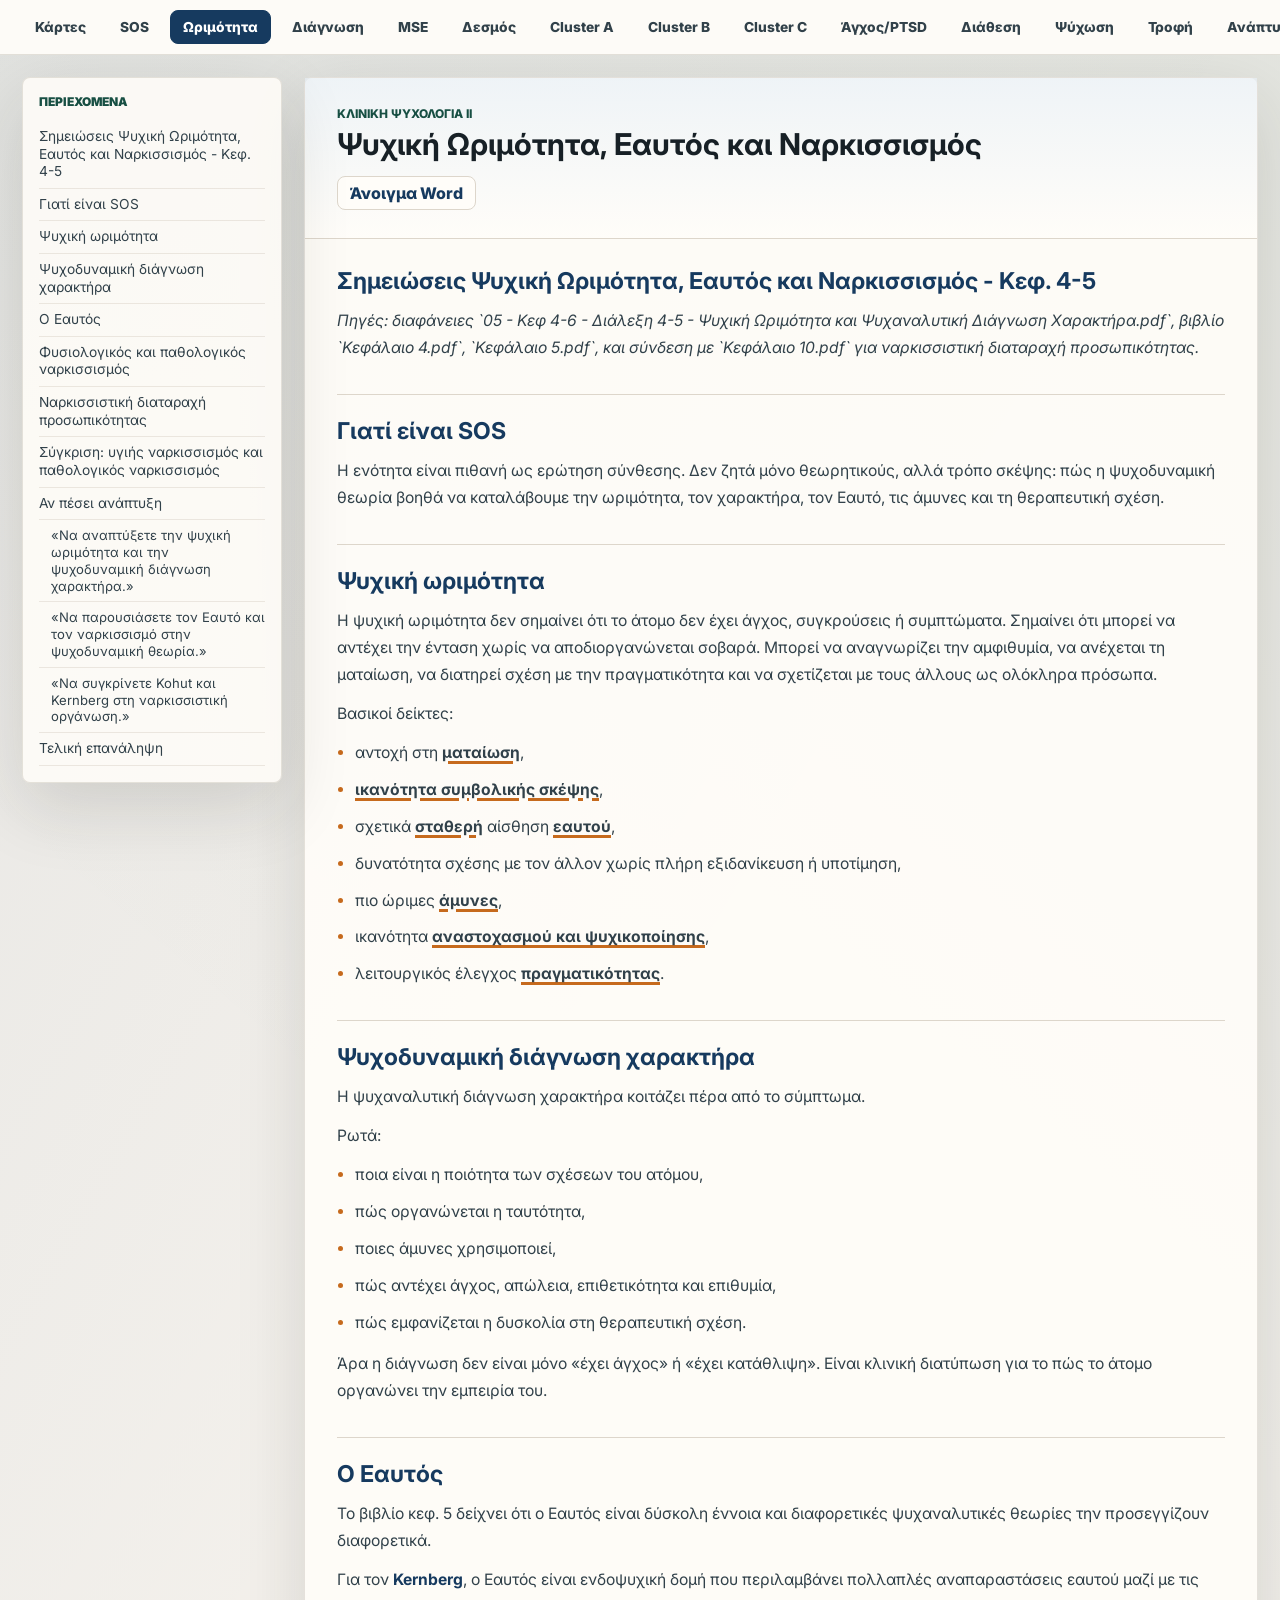
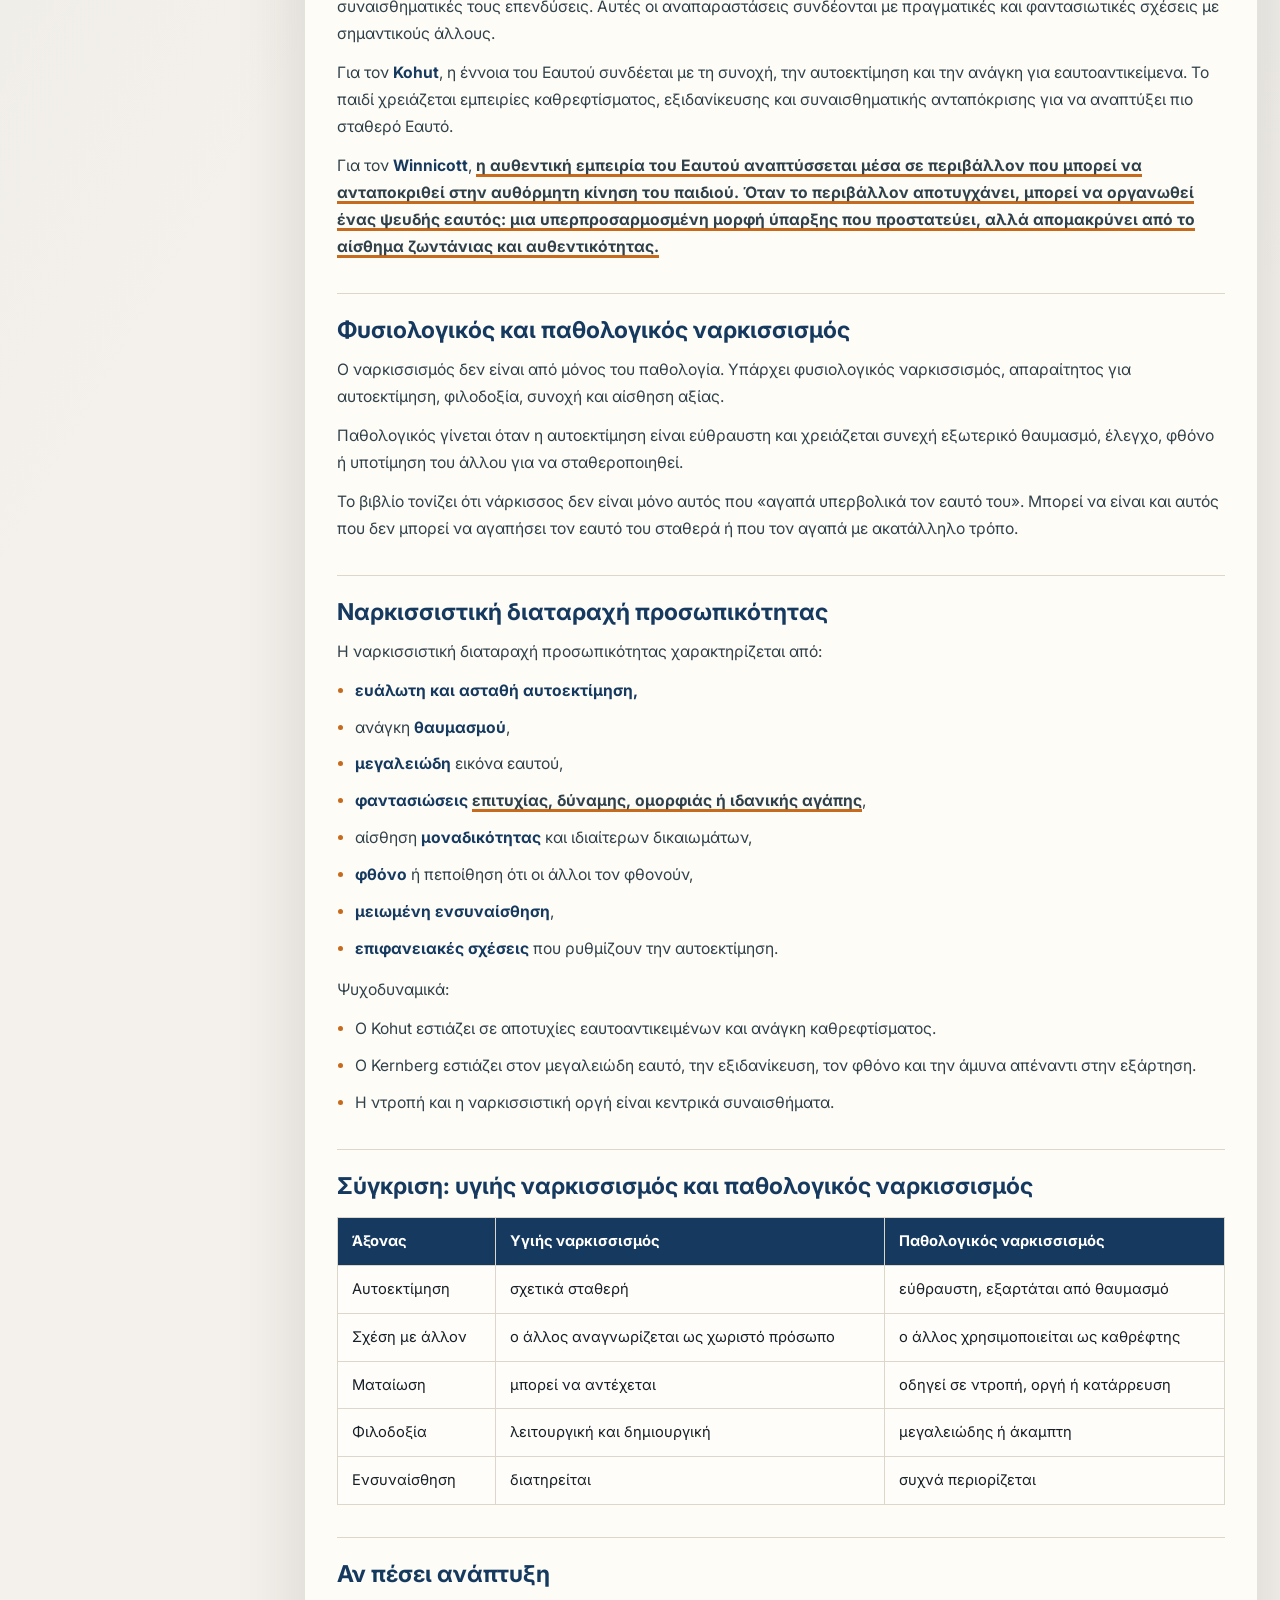
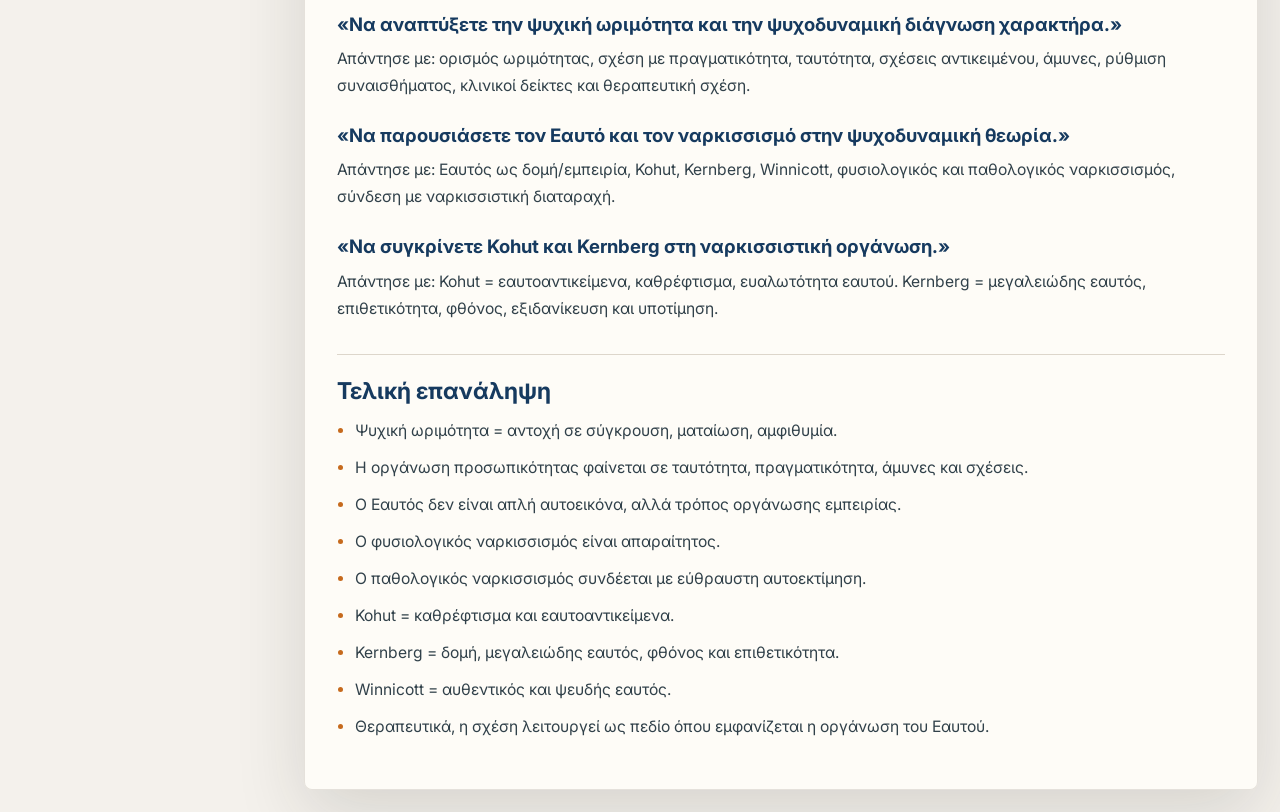
<file: notes/psychodynamic-maturity-self.html>
<!doctype html>
<html lang="el">
  <head>
    <meta charset="utf-8" />
    <meta name="viewport" content="width=device-width, initial-scale=1" />
    <title>Ψυχική Ωριμότητα, Εαυτός και Ναρκισσισμός | Κλινική Ψυχολογία ΙΙ</title>
    <link rel="preconnect" href="https://fonts.googleapis.com" />
    <link rel="preconnect" href="https://fonts.gstatic.com" crossorigin />
    <link href="https://fonts.googleapis.com/css2?family=Inter:wght@400;500;600;700;800&family=Noto+Sans+Greek:wght@400;500;600;700;800&display=swap" rel="stylesheet" />
    <link rel="stylesheet" href="../styles.css" />
  </head>
  <body class="notes-page">
    <nav class="site-tabs" aria-label="Κύρια πλοήγηση"><div class="site-tabs-inner"><a class="nav-tab " href="../index.html">Κάρτες</a><a class="nav-tab " href="../notes/sos-development.html">SOS</a><a class="nav-tab active" href="../notes/psychodynamic-maturity-self.html">Ωριμότητα</a><a class="nav-tab " href="../notes/diagnosis-clinical-assessment.html">Διάγνωση</a><a class="nav-tab " href="../notes/mental-status-examination.html">MSE</a><a class="nav-tab " href="../notes/attachment-theory.html">Δεσμός</a><a class="nav-tab " href="../notes/cluster-a.html">Cluster A</a><a class="nav-tab " href="../notes/cluster-b.html">Cluster B</a><a class="nav-tab " href="../notes/cluster-c.html">Cluster C</a><a class="nav-tab " href="../notes/anxiety-ptsd.html">Άγχος/PTSD</a><a class="nav-tab " href="../notes/mood-disorders.html">Διάθεση</a><a class="nav-tab " href="../notes/psychotic-disorders.html">Ψύχωση</a><a class="nav-tab " href="../notes/eating-disorders.html">Τροφή</a><a class="nav-tab" href="../exam/development.html">Ανάπτυξης</a><a class="nav-tab" href="../exam/multiple-choice.html">Quiz Πολλαπλής</a></div></nav>
    <main class="notes-shell">
      <aside class="notes-toc" aria-label="Περιεχόμενα σελίδας">
        <p>Περιεχόμενα</p>
        <a class="toc-level-2" href="#σημειώσεις-ψυχική-ωριμότητα-εαυτός-και-ναρκισσισμός---κεφ-4-5">Σημειώσεις Ψυχική Ωριμότητα, Εαυτός και Ναρκισσισμός - Κεφ. 4-5</a>
<a class="toc-level-2" href="#γιατί-είναι-sos">Γιατί είναι SOS</a>
<a class="toc-level-2" href="#ψυχική-ωριμότητα">Ψυχική ωριμότητα</a>
<a class="toc-level-2" href="#ψυχοδυναμική-διάγνωση-χαρακτήρα">Ψυχοδυναμική διάγνωση χαρακτήρα</a>
<a class="toc-level-2" href="#ο-εαυτός">Ο Εαυτός</a>
<a class="toc-level-2" href="#φυσιολογικός-και-παθολογικός-ναρκισσισμός">Φυσιολογικός και παθολογικός ναρκισσισμός</a>
<a class="toc-level-2" href="#ναρκισσιστική-διαταραχή-προσωπικότητας">Ναρκισσιστική διαταραχή προσωπικότητας</a>
<a class="toc-level-2" href="#σύγκριση-υγιής-ναρκισσισμός-και-παθολογικός-ναρκισσισμός">Σύγκριση: υγιής ναρκισσισμός και παθολογικός ναρκισσισμός</a>
<a class="toc-level-2" href="#αν-πέσει-ανάπτυξη">Αν πέσει ανάπτυξη</a>
<a class="toc-level-3" href="#να-αναπτύξετε-την-ψυχική-ωριμότητα-και-την-ψυχοδυναμική-διάγνωση-χαρακτήρα">«Να αναπτύξετε την ψυχική ωριμότητα και την ψυχοδυναμική διάγνωση χαρακτήρα.»</a>
<a class="toc-level-3" href="#να-παρουσιάσετε-τον-εαυτό-και-τον-ναρκισσισμό-στην-ψυχοδυναμική-θεωρία">«Να παρουσιάσετε τον Εαυτό και τον ναρκισσισμό στην ψυχοδυναμική θεωρία.»</a>
<a class="toc-level-3" href="#να-συγκρίνετε-kohut-και-kernberg-στη-ναρκισσιστική-οργάνωση">«Να συγκρίνετε Kohut και Kernberg στη ναρκισσιστική οργάνωση.»</a>
<a class="toc-level-2" href="#τελική-επανάληψη">Τελική επανάληψη</a>
      </aside>
      <article class="notes-article">
        <header class="notes-hero">
          <p class="course-label">Κλινική Ψυχολογία ΙΙ</p>
          <h1>Ψυχική Ωριμότητα, Εαυτός και Ναρκισσισμός</h1>
          <a class="word-download" href="../downloads/Σημειώσεις_Ψυχική_Ωριμότητα_Εαυτός_Ναρκισσισμός_Κεφ_4_5.docx">Άνοιγμα Word</a>
        </header>
        <div class="notes-content">
          <h2 id="σημειώσεις-ψυχική-ωριμότητα-εαυτός-και-ναρκισσισμός---κεφ-4-5">Σημειώσεις Ψυχική Ωριμότητα, Εαυτός και Ναρκισσισμός - Κεφ. 4-5</h2>
<p><em>Πηγές: διαφάνειες `05 - </em><em>Κεφ</em><em> 4-6 - Διάλεξη 4-5 - Ψυχική Ωριμότητα και Ψυχαναλυτική Διάγνωση Χαρακτήρα.</em><em>pdf</em><em>`, βιβλίο `Κεφάλαιο 4.</em><em>pdf</em><em>`, `Κεφάλαιο 5.</em><em>pdf</em><em>`, και σύνδεση με `Κεφάλαιο 10.</em><em>pdf</em><em>` για ναρκισσιστική διαταραχή προσωπικότητας.</em></p>
<h2 id="γιατί-είναι-sos">Γιατί είναι SOS</h2>
<p>Η ενότητα είναι πιθανή ως ερώτηση σύνθεσης. Δεν ζητά μόνο θεωρητικούς, αλλά τρόπο σκέψης: πώς η ψυχοδυναμική θεωρία βοηθά να καταλάβουμε την ωριμότητα, τον χαρακτήρα, τον Εαυτό, τις άμυνες και τη θεραπευτική σχέση.</p>
<h2 id="ψυχική-ωριμότητα">Ψυχική ωριμότητα</h2>
<p>Η ψυχική ωριμότητα δεν σημαίνει ότι το άτομο δεν έχει άγχος, συγκρούσεις ή συμπτώματα. Σημαίνει ότι μπορεί να αντέχει την ένταση χωρίς να αποδιοργανώνεται σοβαρά. Μπορεί να αναγνωρίζει την αμφιθυμία, να ανέχεται τη ματαίωση, να διατηρεί σχέση με την πραγματικότητα και να σχετίζεται με τους άλλους ως ολόκληρα πρόσωπα.</p>
<p>Βασικοί δείκτες:</p>
<ul>
<li>αντοχή στη <u>ματαίωση</u>,</li>
<li><u>ικανότητα συμβολικής σκέψης</u>,</li>
<li>σχετικά <u>σταθερή</u> αίσθηση <u>εαυτού</u>,</li>
<li>δυνατότητα σχέσης με τον άλλον χωρίς πλήρη εξιδανίκευση ή υποτίμηση,</li>
<li>πιο ώριμες <u>άμυνες</u>,</li>
<li>ικανότητα <u>αναστοχασμού και ψυχικοποίησης</u>,</li>
<li>λειτουργικός έλεγχος <u>πραγματικότητας</u>.</li>
</ul>
<h2 id="ψυχοδυναμική-διάγνωση-χαρακτήρα">Ψυχοδυναμική διάγνωση χαρακτήρα</h2>
<p>Η ψυχαναλυτική διάγνωση χαρακτήρα κοιτάζει πέρα από το σύμπτωμα.</p>
<p>Ρωτά:</p>
<ul>
<li>ποια είναι η ποιότητα των σχέσεων του ατόμου,</li>
<li>πώς οργανώνεται η ταυτότητα,</li>
<li>ποιες άμυνες χρησιμοποιεί,</li>
<li>πώς αντέχει άγχος, απώλεια, επιθετικότητα και επιθυμία,</li>
<li>πώς εμφανίζεται η δυσκολία στη θεραπευτική σχέση.</li>
</ul>
<p>Άρα η διάγνωση δεν είναι μόνο «έχει άγχος» ή «έχει κατάθλιψη». Είναι κλινική διατύπωση για το πώς το άτομο οργανώνει την εμπειρία του.</p>
<h2 id="ο-εαυτός">Ο Εαυτός</h2>
<p>Το βιβλίο κεφ. 5 δείχνει ότι ο Εαυτός είναι δύσκολη έννοια και διαφορετικές ψυχαναλυτικές θεωρίες την προσεγγίζουν διαφορετικά.</p>
<p>Για τον <strong>Kernberg</strong>, ο Εαυτός είναι ενδοψυχική δομή που περιλαμβάνει πολλαπλές αναπαραστάσεις εαυτού μαζί με τις συναισθηματικές τους επενδύσεις. Αυτές οι αναπαραστάσεις συνδέονται με πραγματικές και φαντασιωτικές σχέσεις με σημαντικούς άλλους.</p>
<p>Για τον <strong>Kohut</strong>, η έννοια του Εαυτού συνδέεται με τη συνοχή, την αυτοεκτίμηση και την ανάγκη για εαυτοαντικείμενα. Το παιδί χρειάζεται εμπειρίες καθρεφτίσματος, εξιδανίκευσης και συναισθηματικής ανταπόκρισης για να αναπτύξει πιο σταθερό Εαυτό.</p>
<p>Για τον <strong>Winnicott</strong>, <u>η αυθεντική εμπειρία του Εαυτού αναπτύσσεται μέσα σε περιβάλλον που μπορεί να ανταποκριθεί στην αυθόρμητη κίνηση του παιδιού. Όταν το περιβάλλον αποτυγχάνει, μπορεί να οργανωθεί ένας ψευδής εαυτός: μια </u><u>υπερπροσαρμοσμένη</u><u> μορφή ύπαρξης που προστατεύει, αλλά απομακρύνει από το αίσθημα ζωντάνιας και αυθεντικότητας.</u></p>
<h2 id="φυσιολογικός-και-παθολογικός-ναρκισσισμός">Φυσιολογικός και παθολογικός ναρκισσισμός</h2>
<p>Ο ναρκισσισμός δεν είναι από μόνος του παθολογία. Υπάρχει φυσιολογικός ναρκισσισμός, απαραίτητος για αυτοεκτίμηση, φιλοδοξία, συνοχή και αίσθηση αξίας.</p>
<p>Παθολογικός γίνεται όταν η αυτοεκτίμηση είναι εύθραυστη και χρειάζεται συνεχή εξωτερικό θαυμασμό, έλεγχο, φθόνο ή υποτίμηση του άλλου για να σταθεροποιηθεί.</p>
<p>Το βιβλίο τονίζει ότι νάρκισσος δεν είναι μόνο αυτός που «αγαπά υπερβολικά τον εαυτό του». Μπορεί να είναι και αυτός που δεν μπορεί να αγαπήσει τον εαυτό του σταθερά ή που τον αγαπά με ακατάλληλο τρόπο.</p>
<h2 id="ναρκισσιστική-διαταραχή-προσωπικότητας">Ναρκισσιστική διαταραχή προσωπικότητας</h2>
<p>Η ναρκισσιστική διαταραχή προσωπικότητας χαρακτηρίζεται από:</p>
<ul>
<li><strong>ευάλωτη</strong><strong> και α</strong><strong>στ</strong><strong>αθή α</strong><strong>υτοεκτίμηση</strong><strong>,</strong></li>
<li>ανάγκη <strong>θαυμασμού</strong>,</li>
<li><strong>μεγαλειώδη</strong> εικόνα εαυτού,</li>
<li><strong>φαντασιώσεις</strong> <u>επιτυχίας, δύναμης, ομορφιάς ή ιδανικής αγάπης</u>,</li>
<li>αίσθηση <strong>μοναδικότητας</strong> και ιδιαίτερων δικαιωμάτων,</li>
<li><strong>φθόνο</strong> ή πεποίθηση ότι οι άλλοι τον φθονούν,</li>
<li><strong>μειωμένη</strong><strong> </strong><strong>ενσυν</strong><strong>αίσθηση</strong>,</li>
<li><strong>επιφανειακές σχέσεις</strong> που ρυθμίζουν την αυτοεκτίμηση.</li>
</ul>
<p>Ψυχοδυναμικά:</p>
<ul>
<li>Ο Kohut εστιάζει σε αποτυχίες εαυτοαντικειμένων και ανάγκη καθρεφτίσματος.</li>
<li>Ο Kernberg εστιάζει στον μεγαλειώδη εαυτό, την εξιδανίκευση, τον φθόνο και την άμυνα απέναντι στην εξάρτηση.</li>
<li>Η ντροπή και η ναρκισσιστική οργή είναι κεντρικά συναισθήματα.</li>
</ul>
<h2 id="σύγκριση-υγιής-ναρκισσισμός-και-παθολογικός-ναρκισσισμός">Σύγκριση: υγιής ναρκισσισμός και παθολογικός ναρκισσισμός</h2>
<div class="table-wrap"><table><tr><th>Άξονας</th><th>Υγιής ναρκισσισμός</th><th>Παθολογικός ναρκισσισμός</th></tr><tr><td>Αυτοεκτίμηση</td><td>σχετικά σταθερή</td><td>εύθραυστη, εξαρτάται από θαυμασμό</td></tr><tr><td>Σχέση με άλλον</td><td>ο άλλος αναγνωρίζεται ως χωριστό πρόσωπο</td><td>ο άλλος χρησιμοποιείται ως καθρέφτης</td></tr><tr><td>Ματαίωση</td><td>μπορεί να αντέχεται</td><td>οδηγεί σε ντροπή, οργή ή κατάρρευση</td></tr><tr><td>Φιλοδοξία</td><td>λειτουργική και δημιουργική</td><td>μεγαλειώδης ή άκαμπτη</td></tr><tr><td>Ενσυναίσθηση</td><td>διατηρείται</td><td>συχνά περιορίζεται</td></tr></table></div>
<h2 id="αν-πέσει-ανάπτυξη">Αν πέσει ανάπτυξη</h2>
<h3 id="να-αναπτύξετε-την-ψυχική-ωριμότητα-και-την-ψυχοδυναμική-διάγνωση-χαρακτήρα">«Να αναπτύξετε την ψυχική ωριμότητα και την ψυχοδυναμική διάγνωση χαρακτήρα.»</h3>
<p>Απάντησε με: ορισμός ωριμότητας, σχέση με πραγματικότητα, ταυτότητα, σχέσεις αντικειμένου, άμυνες, ρύθμιση συναισθήματος, κλινικοί δείκτες και θεραπευτική σχέση.</p>
<h3 id="να-παρουσιάσετε-τον-εαυτό-και-τον-ναρκισσισμό-στην-ψυχοδυναμική-θεωρία">«Να παρουσιάσετε τον Εαυτό και τον ναρκισσισμό στην ψυχοδυναμική θεωρία.»</h3>
<p>Απάντησε με: Εαυτός ως δομή/εμπειρία, Kohut, Kernberg, Winnicott, φυσιολογικός και παθολογικός ναρκισσισμός, σύνδεση με ναρκισσιστική διαταραχή.</p>
<h3 id="να-συγκρίνετε-kohut-και-kernberg-στη-ναρκισσιστική-οργάνωση">«Να συγκρίνετε Kohut και Kernberg στη ναρκισσιστική οργάνωση.»</h3>
<p>Απάντησε με: Kohut = εαυτοαντικείμενα, καθρέφτισμα, ευαλωτότητα εαυτού. Kernberg = μεγαλειώδης εαυτός, επιθετικότητα, φθόνος, εξιδανίκευση και υποτίμηση.</p>
<h2 id="τελική-επανάληψη">Τελική επανάληψη</h2>
<ul>
<li>Ψυχική ωριμότητα = αντοχή σε σύγκρουση, ματαίωση, αμφιθυμία.</li>
<li>Η οργάνωση προσωπικότητας φαίνεται σε ταυτότητα, πραγματικότητα, άμυνες και σχέσεις.</li>
<li>Ο Εαυτός δεν είναι απλή αυτοεικόνα, αλλά τρόπος οργάνωσης εμπειρίας.</li>
<li>Ο φυσιολογικός ναρκισσισμός είναι απαραίτητος.</li>
<li>Ο παθολογικός ναρκισσισμός συνδέεται με εύθραυστη αυτοεκτίμηση.</li>
<li>Kohut = καθρέφτισμα και εαυτοαντικείμενα.</li>
<li>Kernberg = δομή, μεγαλειώδης εαυτός, φθόνος και επιθετικότητα.</li>
<li>Winnicott = αυθεντικός και ψευδής εαυτός.</li>
<li>Θεραπευτικά, η σχέση λειτουργεί ως πεδίο όπου εμφανίζεται η οργάνωση του Εαυτού.</li>
</ul>
        </div>
      </article>
    </main>
  </body>
</html>
</file>
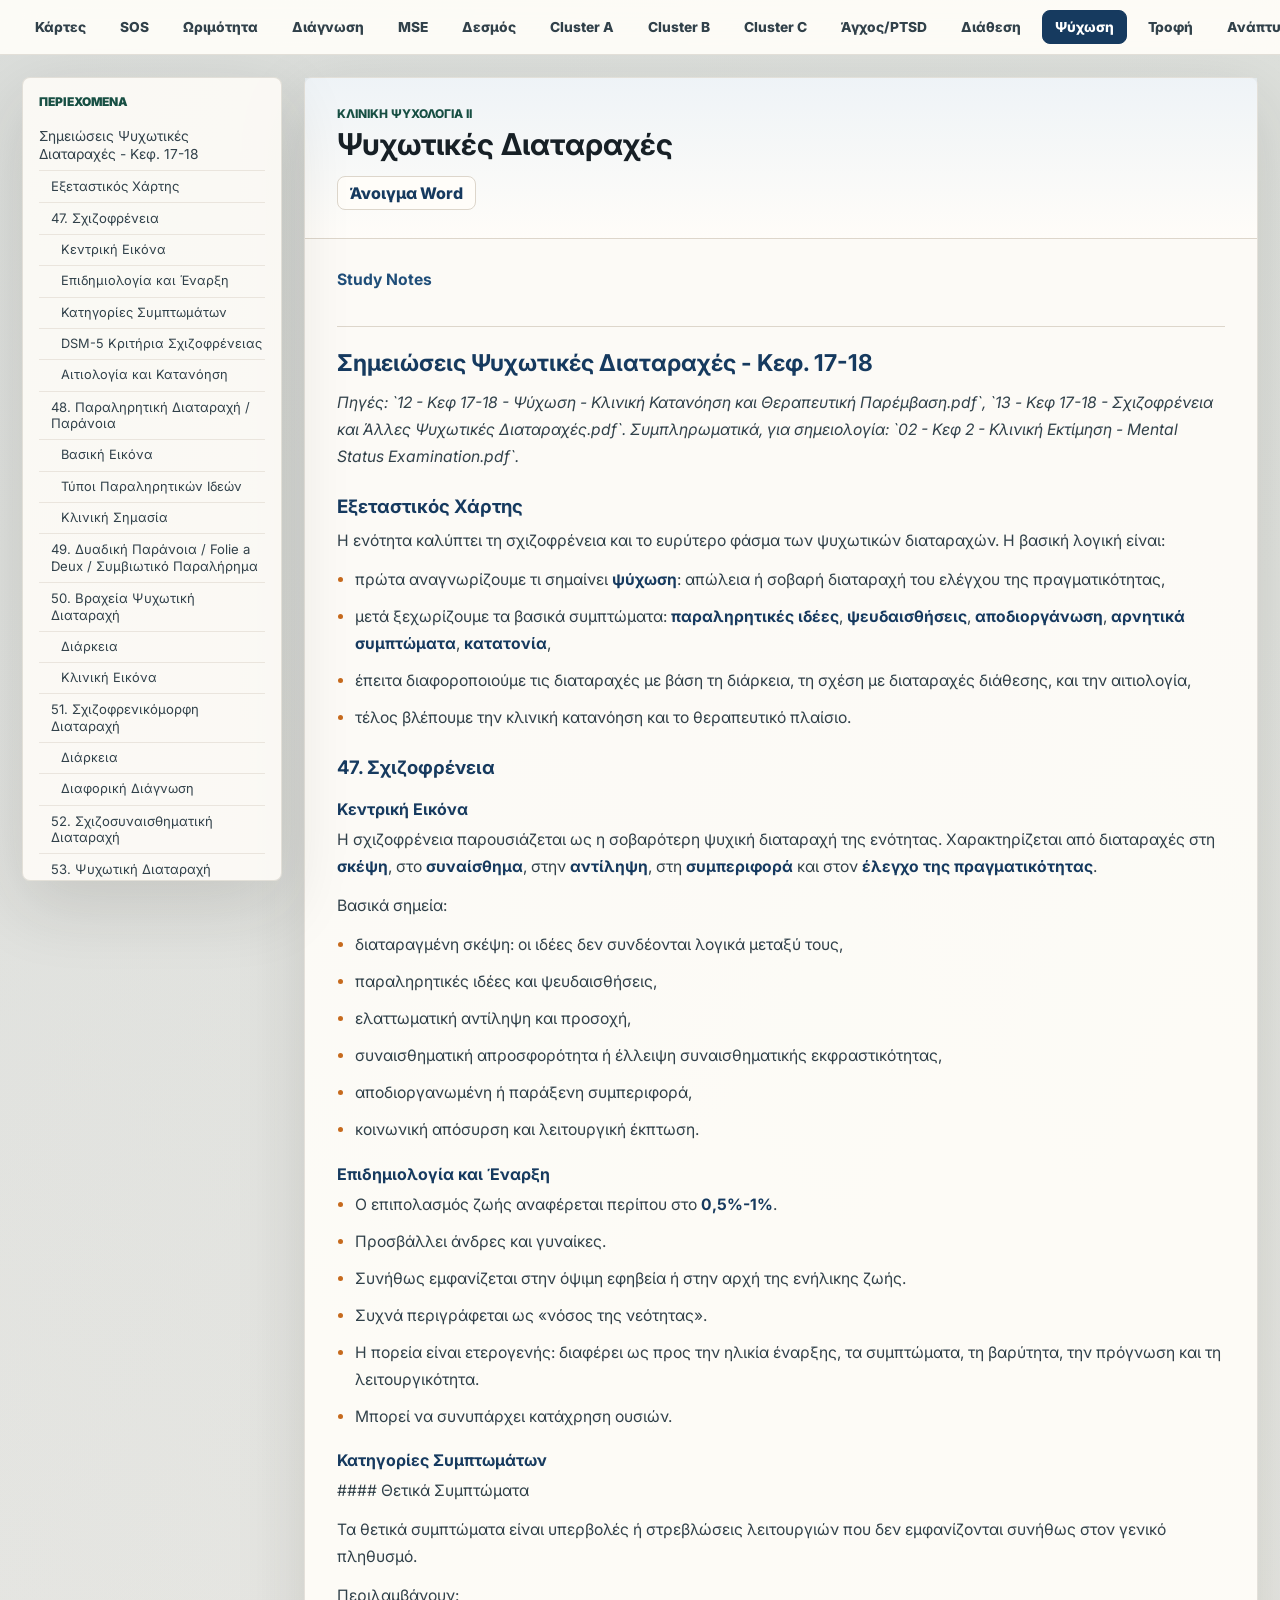
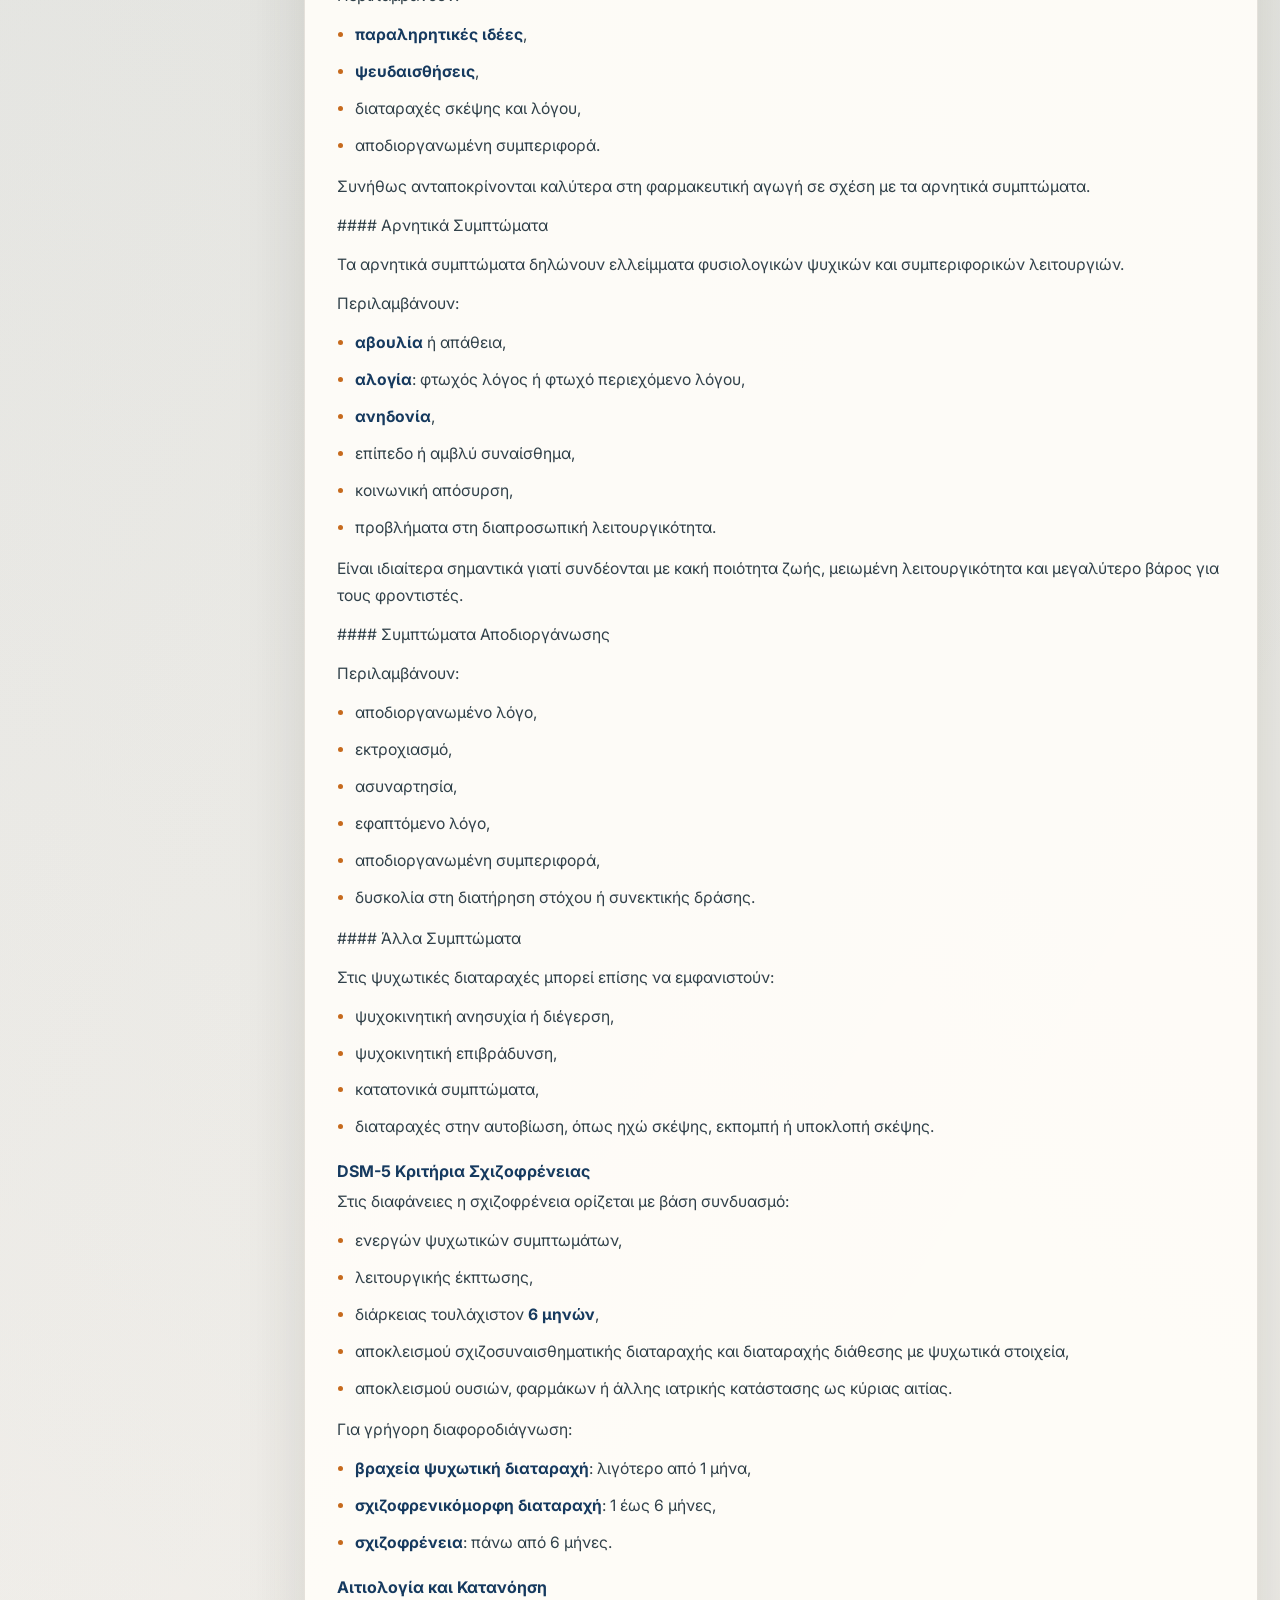
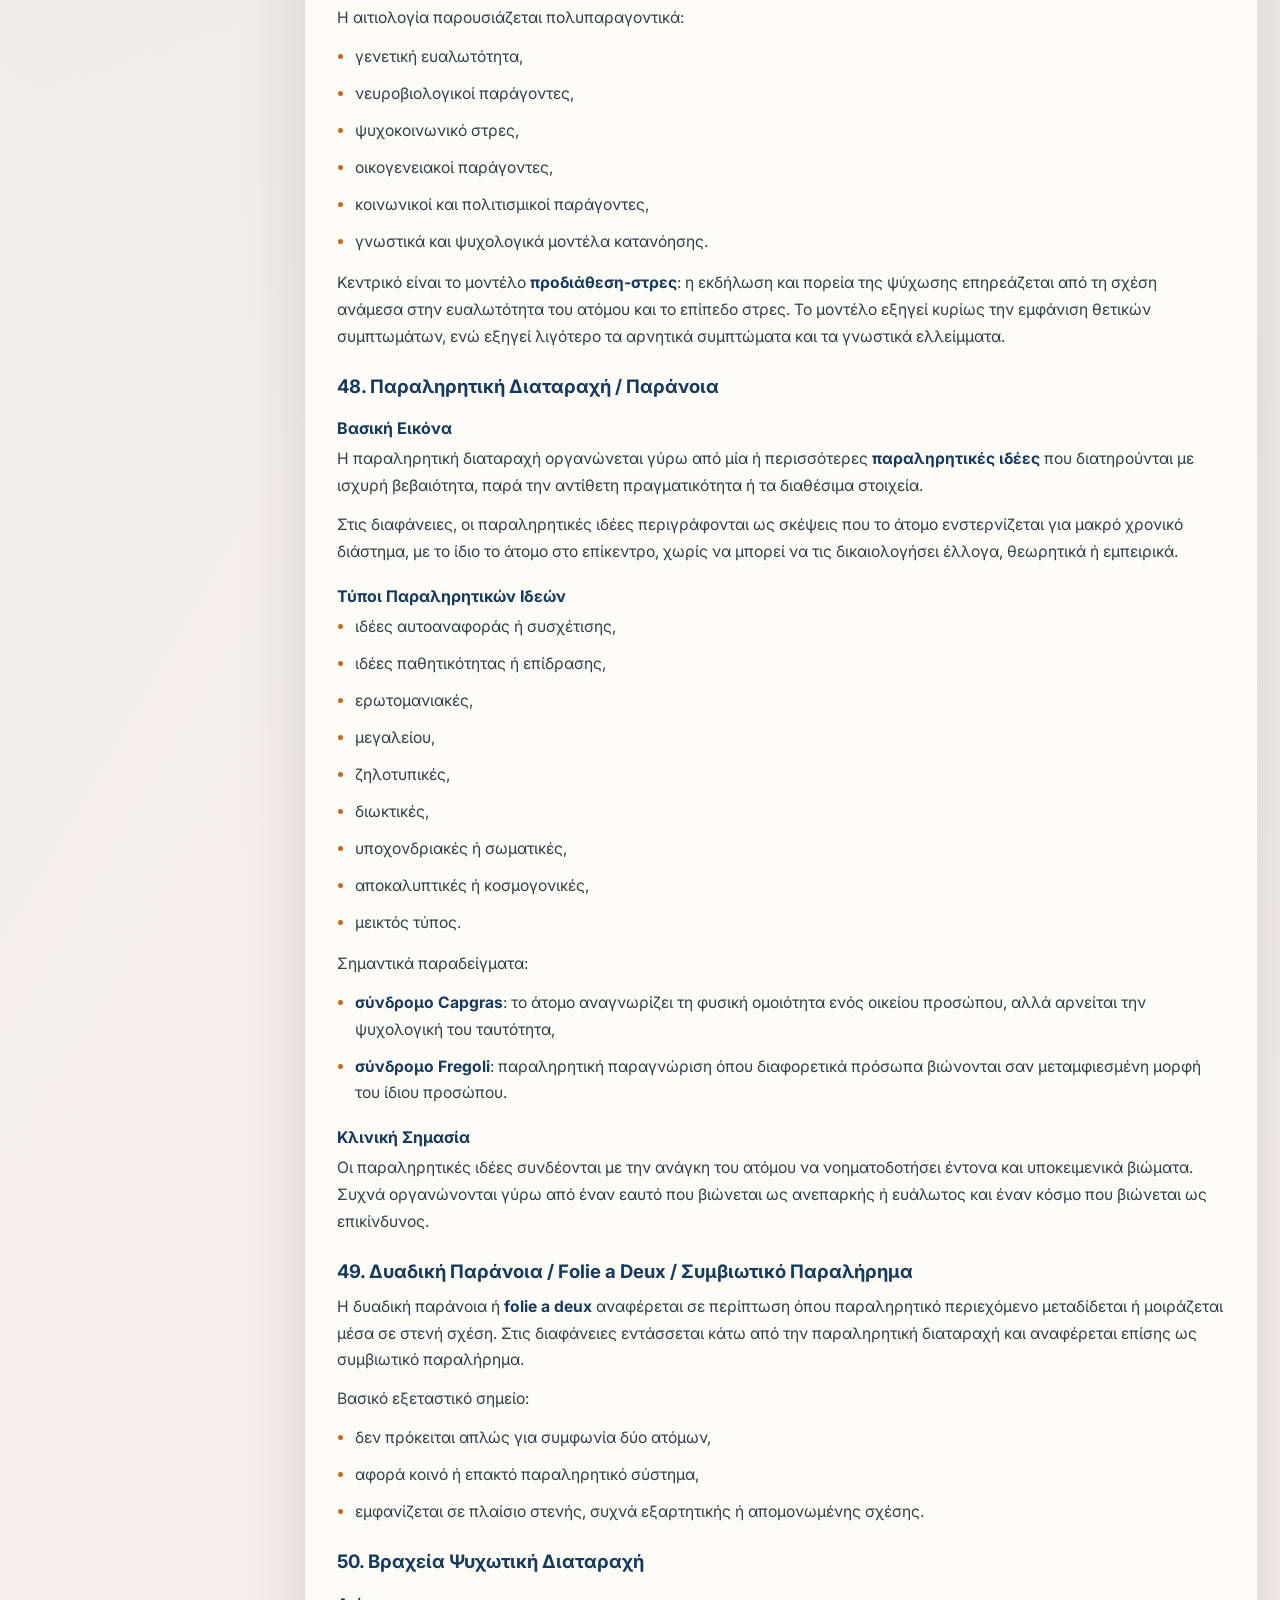
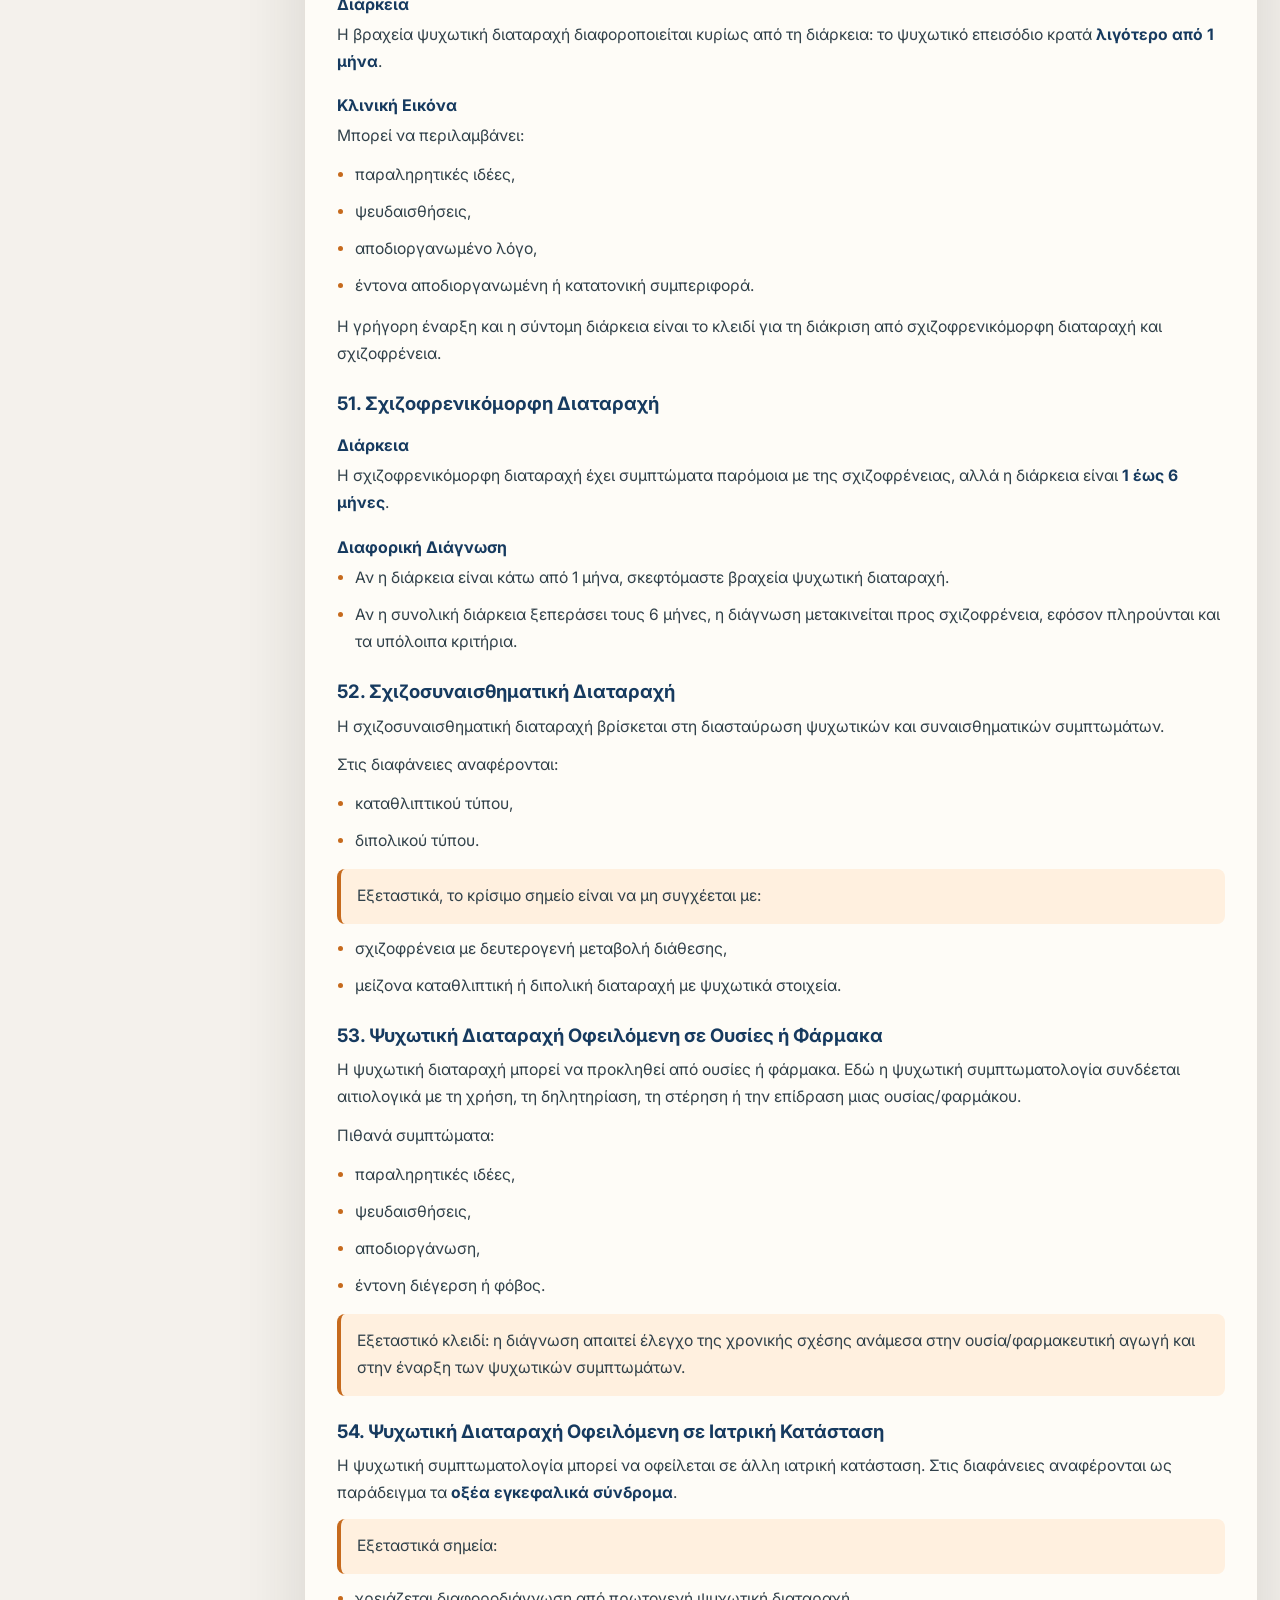
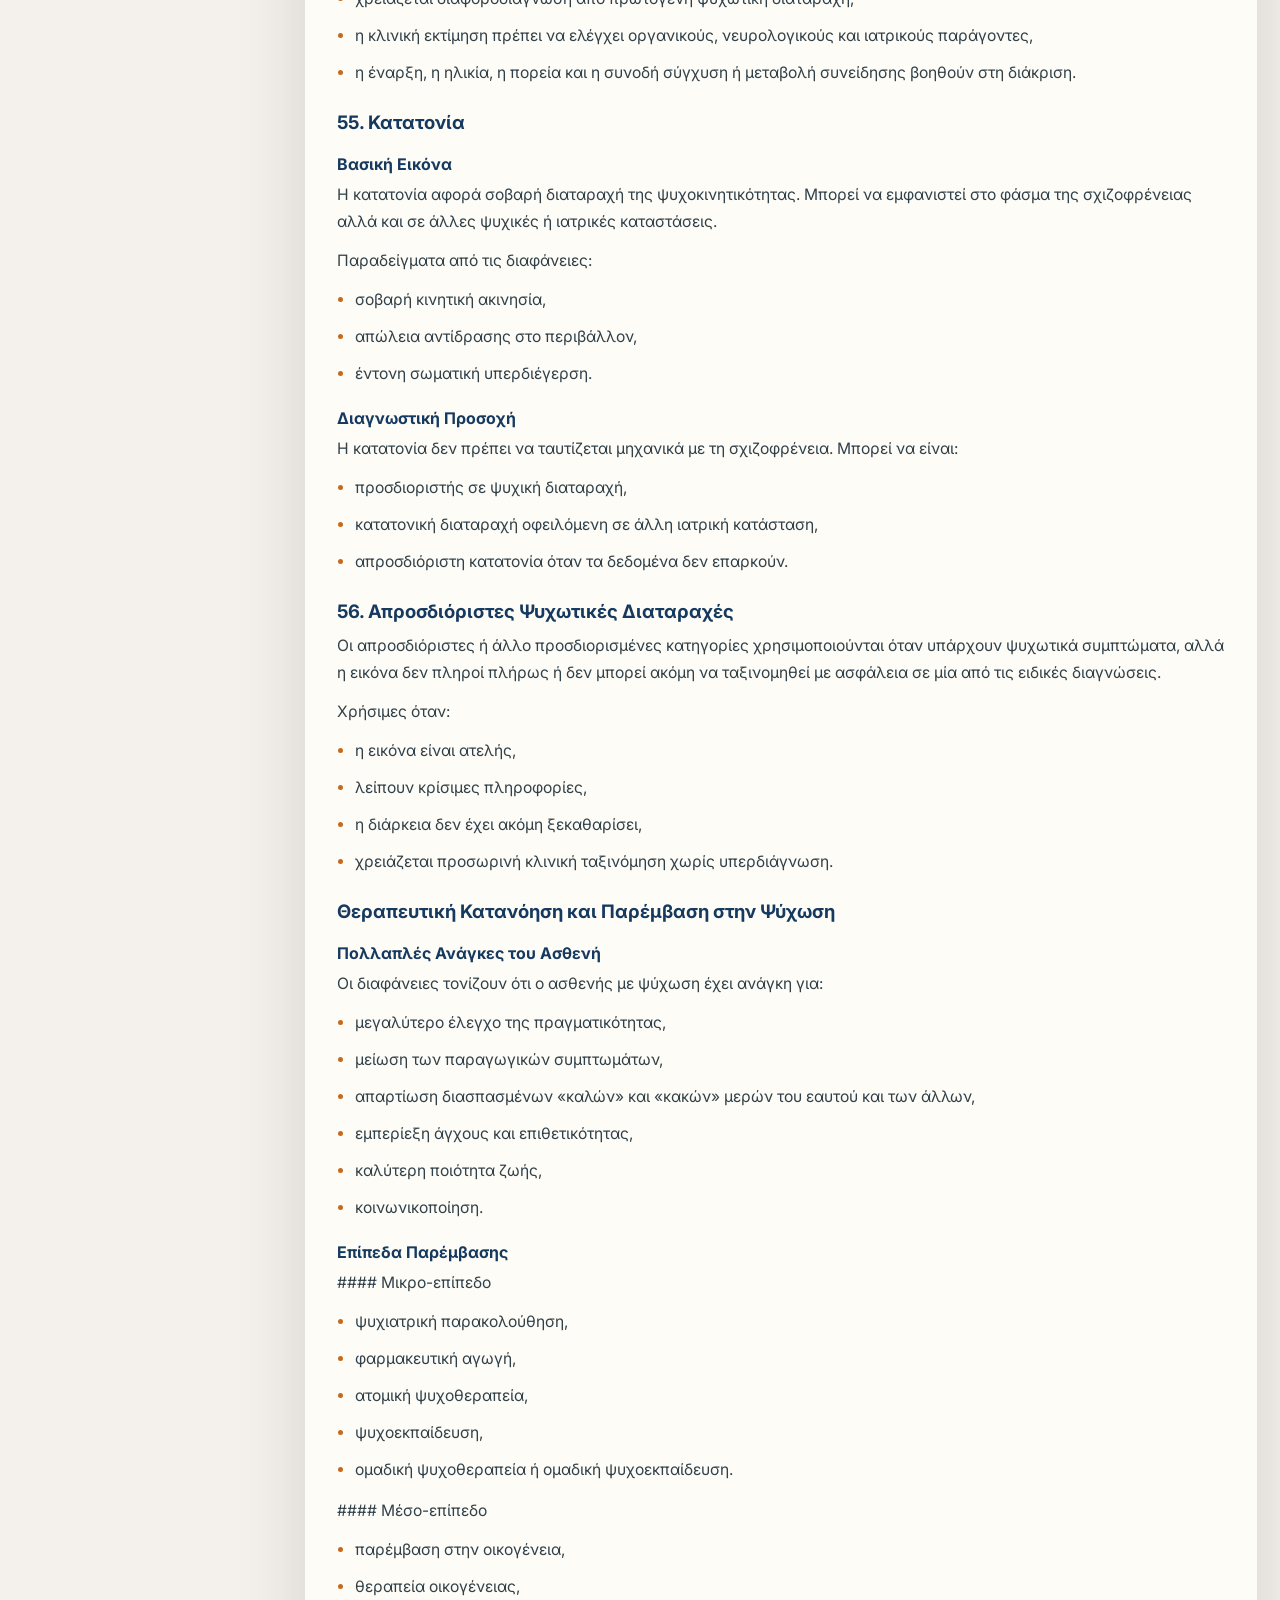
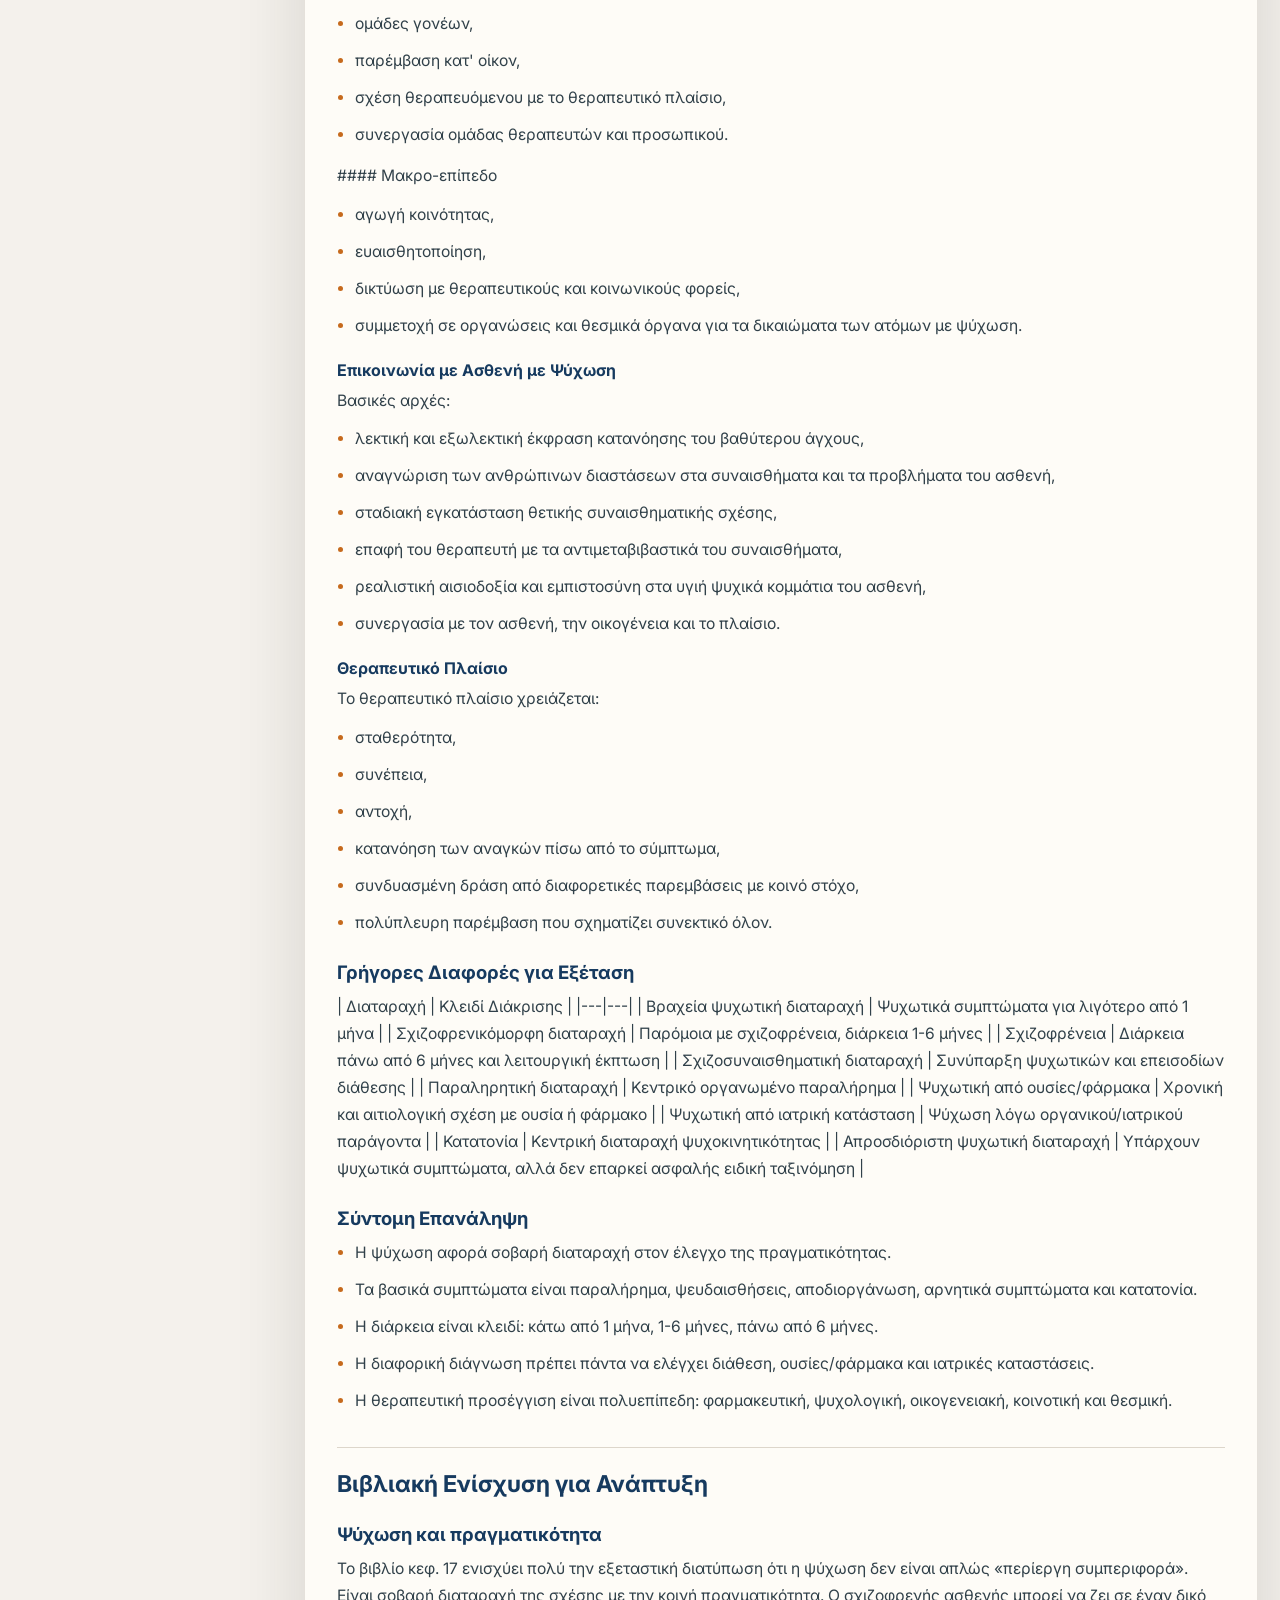
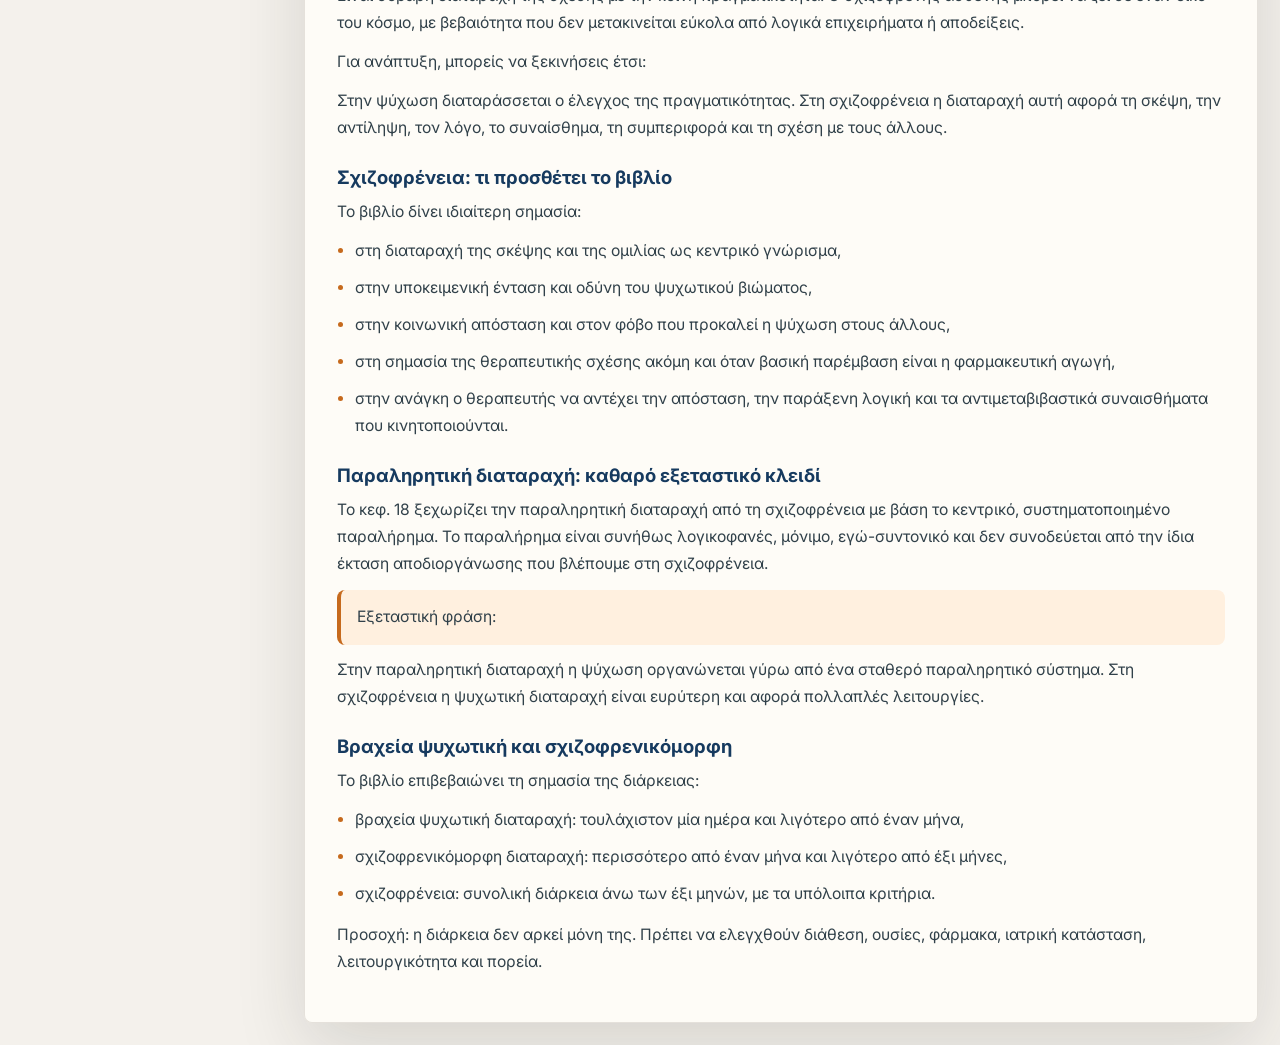
<file: notes/psychotic-disorders.html>
<!doctype html>
<html lang="el">
  <head>
    <meta charset="utf-8" />
    <meta name="viewport" content="width=device-width, initial-scale=1" />
    <title>Ψυχωτικές Διαταραχές | Κλινική Ψυχολογία ΙΙ</title>
    <link rel="preconnect" href="https://fonts.googleapis.com" />
    <link rel="preconnect" href="https://fonts.gstatic.com" crossorigin />
    <link href="https://fonts.googleapis.com/css2?family=Inter:wght@400;500;600;700;800&family=Noto+Sans+Greek:wght@400;500;600;700;800&display=swap" rel="stylesheet" />
    <link rel="stylesheet" href="../styles.css" />
  </head>
  <body class="notes-page">
    <nav class="site-tabs" aria-label="Κύρια πλοήγηση"><div class="site-tabs-inner"><a class="nav-tab " href="../index.html">Κάρτες</a><a class="nav-tab " href="../notes/sos-development.html">SOS</a><a class="nav-tab " href="../notes/psychodynamic-maturity-self.html">Ωριμότητα</a><a class="nav-tab " href="../notes/diagnosis-clinical-assessment.html">Διάγνωση</a><a class="nav-tab " href="../notes/mental-status-examination.html">MSE</a><a class="nav-tab " href="../notes/attachment-theory.html">Δεσμός</a><a class="nav-tab " href="../notes/cluster-a.html">Cluster A</a><a class="nav-tab " href="../notes/cluster-b.html">Cluster B</a><a class="nav-tab " href="../notes/cluster-c.html">Cluster C</a><a class="nav-tab " href="../notes/anxiety-ptsd.html">Άγχος/PTSD</a><a class="nav-tab " href="../notes/mood-disorders.html">Διάθεση</a><a class="nav-tab active" href="../notes/psychotic-disorders.html">Ψύχωση</a><a class="nav-tab " href="../notes/eating-disorders.html">Τροφή</a><a class="nav-tab" href="../exam/development.html">Ανάπτυξης</a><a class="nav-tab" href="../exam/multiple-choice.html">Quiz Πολλαπλής</a></div></nav>
    <main class="notes-shell">
      <aside class="notes-toc" aria-label="Περιεχόμενα σελίδας">
        <p>Περιεχόμενα</p>
        <a class="toc-level-2" href="#σημειώσεις-ψυχωτικές-διαταραχές---κεφ-17-18">Σημειώσεις Ψυχωτικές Διαταραχές - Κεφ. 17-18</a>
<a class="toc-level-3" href="#εξεταστικός-χάρτης">Εξεταστικός Χάρτης</a>
<a class="toc-level-3" href="#47-σχιζοφρένεια">47. Σχιζοφρένεια</a>
<a class="toc-level-4" href="#κεντρική-εικόνα">Κεντρική Εικόνα</a>
<a class="toc-level-4" href="#επιδημιολογία-και-έναρξη">Επιδημιολογία και Έναρξη</a>
<a class="toc-level-4" href="#κατηγορίες-συμπτωμάτων">Κατηγορίες Συμπτωμάτων</a>
<a class="toc-level-4" href="#dsm-5-κριτήρια-σχιζοφρένειας">DSM-5 Κριτήρια Σχιζοφρένειας</a>
<a class="toc-level-4" href="#αιτιολογία-και-κατανόηση">Αιτιολογία και Κατανόηση</a>
<a class="toc-level-3" href="#48-παραληρητική-διαταραχή--παράνοια">48. Παραληρητική Διαταραχή / Παράνοια</a>
<a class="toc-level-4" href="#βασική-εικόνα">Βασική Εικόνα</a>
<a class="toc-level-4" href="#τύποι-παραληρητικών-ιδεών">Τύποι Παραληρητικών Ιδεών</a>
<a class="toc-level-4" href="#κλινική-σημασία">Κλινική Σημασία</a>
<a class="toc-level-3" href="#49-δυαδική-παράνοια--folie-a-deux--συμβιωτικό-παραλήρημα">49. Δυαδική Παράνοια / Folie a Deux / Συμβιωτικό Παραλήρημα</a>
<a class="toc-level-3" href="#50-βραχεία-ψυχωτική-διαταραχή">50. Βραχεία Ψυχωτική Διαταραχή</a>
<a class="toc-level-4" href="#διάρκεια">Διάρκεια</a>
<a class="toc-level-4" href="#κλινική-εικόνα">Κλινική Εικόνα</a>
<a class="toc-level-3" href="#51-σχιζοφρενικόμορφη-διαταραχή">51. Σχιζοφρενικόμορφη Διαταραχή</a>
<a class="toc-level-4" href="#διάρκεια-2">Διάρκεια</a>
<a class="toc-level-4" href="#διαφορική-διάγνωση">Διαφορική Διάγνωση</a>
<a class="toc-level-3" href="#52-σχιζοσυναισθηματική-διαταραχή">52. Σχιζοσυναισθηματική Διαταραχή</a>
<a class="toc-level-3" href="#53-ψυχωτική-διαταραχή-οφειλόμενη-σε-ουσίες-ή-φάρμακα">53. Ψυχωτική Διαταραχή Οφειλόμενη σε Ουσίες ή Φάρμακα</a>
<a class="toc-level-3" href="#54-ψυχωτική-διαταραχή-οφειλόμενη-σε-ιατρική-κατάσταση">54. Ψυχωτική Διαταραχή Οφειλόμενη σε Ιατρική Κατάσταση</a>
<a class="toc-level-3" href="#55-κατατονία">55. Κατατονία</a>
<a class="toc-level-4" href="#βασική-εικόνα-2">Βασική Εικόνα</a>
<a class="toc-level-4" href="#διαγνωστική-προσοχή">Διαγνωστική Προσοχή</a>
<a class="toc-level-3" href="#56-απροσδιόριστες-ψυχωτικές-διαταραχές">56. Απροσδιόριστες Ψυχωτικές Διαταραχές</a>
<a class="toc-level-3" href="#θεραπευτική-κατανόηση-και-παρέμβαση-στην-ψύχωση">Θεραπευτική Κατανόηση και Παρέμβαση στην Ψύχωση</a>
<a class="toc-level-4" href="#πολλαπλές-ανάγκες-του-ασθενή">Πολλαπλές Ανάγκες του Ασθενή</a>
<a class="toc-level-4" href="#επίπεδα-παρέμβασης">Επίπεδα Παρέμβασης</a>
<a class="toc-level-4" href="#επικοινωνία-με-ασθενή-με-ψύχωση">Επικοινωνία με Ασθενή με Ψύχωση</a>
<a class="toc-level-4" href="#θεραπευτικό-πλαίσιο">Θεραπευτικό Πλαίσιο</a>
<a class="toc-level-3" href="#γρήγορες-διαφορές-για-εξέταση">Γρήγορες Διαφορές για Εξέταση</a>
<a class="toc-level-3" href="#σύντομη-επανάληψη">Σύντομη Επανάληψη</a>
<a class="toc-level-2" href="#βιβλιακή-ενίσχυση-για-ανάπτυξη">Βιβλιακή Ενίσχυση για Ανάπτυξη</a>
<a class="toc-level-3" href="#ψύχωση-και-πραγματικότητα">Ψύχωση και πραγματικότητα</a>
<a class="toc-level-3" href="#σχιζοφρένεια-τι-προσθέτει-το-βιβλίο">Σχιζοφρένεια: τι προσθέτει το βιβλίο</a>
<a class="toc-level-3" href="#παραληρητική-διαταραχή-καθαρό-εξεταστικό-κλειδί">Παραληρητική διαταραχή: καθαρό εξεταστικό κλειδί</a>
<a class="toc-level-3" href="#βραχεία-ψυχωτική-και-σχιζοφρενικόμορφη">Βραχεία ψυχωτική και σχιζοφρενικόμορφη</a>
      </aside>
      <article class="notes-article">
        <header class="notes-hero">
          <p class="course-label">Κλινική Ψυχολογία ΙΙ</p>
          <h1>Ψυχωτικές Διαταραχές</h1>
          <a class="word-download" href="../downloads/Σημειώσεις_Ψυχωτικές_Διαταραχές_Κεφ_17_18.docx">Άνοιγμα Word</a>
        </header>
        <div class="notes-content">
          <p><strong><span style="color: #1F4E79">Study Notes</span></strong></p>
<h2 id="σημειώσεις-ψυχωτικές-διαταραχές---κεφ-17-18">Σημειώσεις Ψυχωτικές Διαταραχές - Κεφ. 17-18</h2>
<p><em>Πηγές: `12 - Κεφ 17-18 - Ψύχωση - Κλινική Κατανόηση και Θεραπευτική Παρέμβαση.pdf`, `13 - Κεφ 17-18 - Σχιζοφρένεια και Άλλες Ψυχωτικές Διαταραχές.pdf`. Συμπληρωματικά, για σημειολογία: `02 - Κεφ 2 - Κλινική Εκτίμηση - Mental Status Examination.pdf`.</em></p>
<h3 id="εξεταστικός-χάρτης">Εξεταστικός Χάρτης</h3>
<p>Η ενότητα καλύπτει τη σχιζοφρένεια και το ευρύτερο φάσμα των ψυχωτικών διαταραχών. Η βασική λογική είναι:</p>
<ul>
<li>πρώτα αναγνωρίζουμε τι σημαίνει <strong>ψύχωση</strong>: απώλεια ή σοβαρή διαταραχή του ελέγχου της πραγματικότητας,</li>
<li>μετά ξεχωρίζουμε τα βασικά συμπτώματα: <strong>παραληρητικές ιδέες</strong>, <strong>ψευδαισθήσεις</strong>, <strong>αποδιοργάνωση</strong>, <strong>αρνητικά συμπτώματα</strong>, <strong>κατατονία</strong>,</li>
<li>έπειτα διαφοροποιούμε τις διαταραχές με βάση τη διάρκεια, τη σχέση με διαταραχές διάθεσης, και την αιτιολογία,</li>
<li>τέλος βλέπουμε την κλινική κατανόηση και το θεραπευτικό πλαίσιο.</li>
</ul>
<h3 id="47-σχιζοφρένεια">47. Σχιζοφρένεια</h3>
<h4 id="κεντρική-εικόνα">Κεντρική Εικόνα</h4>
<p>Η σχιζοφρένεια παρουσιάζεται ως η σοβαρότερη ψυχική διαταραχή της ενότητας. Χαρακτηρίζεται από διαταραχές στη <strong>σκέψη</strong>, στο <strong>συναίσθημα</strong>, στην <strong>αντίληψη</strong>, στη <strong>συμπεριφορά</strong> και στον <strong>έλεγχο της πραγματικότητας</strong>.</p>
<p>Βασικά σημεία:</p>
<ul>
<li>διαταραγμένη σκέψη: οι ιδέες δεν συνδέονται λογικά μεταξύ τους,</li>
<li>παραληρητικές ιδέες και ψευδαισθήσεις,</li>
<li>ελαττωματική αντίληψη και προσοχή,</li>
<li>συναισθηματική απροσφορότητα ή έλλειψη συναισθηματικής εκφραστικότητας,</li>
<li>αποδιοργανωμένη ή παράξενη συμπεριφορά,</li>
<li>κοινωνική απόσυρση και λειτουργική έκπτωση.</li>
</ul>
<h4 id="επιδημιολογία-και-έναρξη">Επιδημιολογία και Έναρξη</h4>
<ul>
<li>Ο επιπολασμός ζωής αναφέρεται περίπου στο <strong>0,5%-1%</strong>.</li>
<li>Προσβάλλει άνδρες και γυναίκες.</li>
<li>Συνήθως εμφανίζεται στην όψιμη εφηβεία ή στην αρχή της ενήλικης ζωής.</li>
<li>Συχνά περιγράφεται ως «νόσος της νεότητας».</li>
<li>Η πορεία είναι ετερογενής: διαφέρει ως προς την ηλικία έναρξης, τα συμπτώματα, τη βαρύτητα, την πρόγνωση και τη λειτουργικότητα.</li>
<li>Μπορεί να συνυπάρχει κατάχρηση ουσιών.</li>
</ul>
<h4 id="κατηγορίες-συμπτωμάτων">Κατηγορίες Συμπτωμάτων</h4>
<p>#### Θετικά Συμπτώματα</p>
<p>Τα θετικά συμπτώματα είναι υπερβολές ή στρεβλώσεις λειτουργιών που δεν εμφανίζονται συνήθως στον γενικό πληθυσμό.</p>
<p>Περιλαμβάνουν:</p>
<ul>
<li><strong>παραληρητικές ιδέες</strong>,</li>
<li><strong>ψευδαισθήσεις</strong>,</li>
<li>διαταραχές σκέψης και λόγου,</li>
<li>αποδιοργανωμένη συμπεριφορά.</li>
</ul>
<p>Συνήθως ανταποκρίνονται καλύτερα στη φαρμακευτική αγωγή σε σχέση με τα αρνητικά συμπτώματα.</p>
<p>#### Αρνητικά Συμπτώματα</p>
<p>Τα αρνητικά συμπτώματα δηλώνουν ελλείμματα φυσιολογικών ψυχικών και συμπεριφορικών λειτουργιών.</p>
<p>Περιλαμβάνουν:</p>
<ul>
<li><strong>αβουλία</strong> ή απάθεια,</li>
<li><strong>αλογία</strong>: φτωχός λόγος ή φτωχό περιεχόμενο λόγου,</li>
<li><strong>ανηδονία</strong>,</li>
<li>επίπεδο ή αμβλύ συναίσθημα,</li>
<li>κοινωνική απόσυρση,</li>
<li>προβλήματα στη διαπροσωπική λειτουργικότητα.</li>
</ul>
<p>Είναι ιδιαίτερα σημαντικά γιατί συνδέονται με κακή ποιότητα ζωής, μειωμένη λειτουργικότητα και μεγαλύτερο βάρος για τους φροντιστές.</p>
<p>#### Συμπτώματα Αποδιοργάνωσης</p>
<p>Περιλαμβάνουν:</p>
<ul>
<li>αποδιοργανωμένο λόγο,</li>
<li>εκτροχιασμό,</li>
<li>ασυναρτησία,</li>
<li>εφαπτόμενο λόγο,</li>
<li>αποδιοργανωμένη συμπεριφορά,</li>
<li>δυσκολία στη διατήρηση στόχου ή συνεκτικής δράσης.</li>
</ul>
<p>#### Άλλα Συμπτώματα</p>
<p>Στις ψυχωτικές διαταραχές μπορεί επίσης να εμφανιστούν:</p>
<ul>
<li>ψυχοκινητική ανησυχία ή διέγερση,</li>
<li>ψυχοκινητική επιβράδυνση,</li>
<li>κατατονικά συμπτώματα,</li>
<li>διαταραχές στην αυτοβίωση, όπως ηχώ σκέψης, εκπομπή ή υποκλοπή σκέψης.</li>
</ul>
<h4 id="dsm-5-κριτήρια-σχιζοφρένειας">DSM-5 Κριτήρια Σχιζοφρένειας</h4>
<p>Στις διαφάνειες η σχιζοφρένεια ορίζεται με βάση συνδυασμό:</p>
<ul>
<li>ενεργών ψυχωτικών συμπτωμάτων,</li>
<li>λειτουργικής έκπτωσης,</li>
<li>διάρκειας τουλάχιστον <strong>6 μηνών</strong>,</li>
<li>αποκλεισμού σχιζοσυναισθηματικής διαταραχής και διαταραχής διάθεσης με ψυχωτικά στοιχεία,</li>
<li>αποκλεισμού ουσιών, φαρμάκων ή άλλης ιατρικής κατάστασης ως κύριας αιτίας.</li>
</ul>
<p>Για γρήγορη διαφοροδιάγνωση:</p>
<ul>
<li><strong>βραχεία ψυχωτική διαταραχή</strong>: λιγότερο από 1 μήνα,</li>
<li><strong>σχιζοφρενικόμορφη διαταραχή</strong>: 1 έως 6 μήνες,</li>
<li><strong>σχιζοφρένεια</strong>: πάνω από 6 μήνες.</li>
</ul>
<h4 id="αιτιολογία-και-κατανόηση">Αιτιολογία και Κατανόηση</h4>
<p>Η αιτιολογία παρουσιάζεται πολυπαραγοντικά:</p>
<ul>
<li>γενετική ευαλωτότητα,</li>
<li>νευροβιολογικοί παράγοντες,</li>
<li>ψυχοκοινωνικό στρες,</li>
<li>οικογενειακοί παράγοντες,</li>
<li>κοινωνικοί και πολιτισμικοί παράγοντες,</li>
<li>γνωστικά και ψυχολογικά μοντέλα κατανόησης.</li>
</ul>
<p>Κεντρικό είναι το μοντέλο <strong>προδιάθεση-στρες</strong>: η εκδήλωση και πορεία της ψύχωσης επηρεάζεται από τη σχέση ανάμεσα στην ευαλωτότητα του ατόμου και το επίπεδο στρες. Το μοντέλο εξηγεί κυρίως την εμφάνιση θετικών συμπτωμάτων, ενώ εξηγεί λιγότερο τα αρνητικά συμπτώματα και τα γνωστικά ελλείμματα.</p>
<h3 id="48-παραληρητική-διαταραχή--παράνοια">48. Παραληρητική Διαταραχή / Παράνοια</h3>
<h4 id="βασική-εικόνα">Βασική Εικόνα</h4>
<p>Η παραληρητική διαταραχή οργανώνεται γύρω από μία ή περισσότερες <strong>παραληρητικές ιδέες</strong> που διατηρούνται με ισχυρή βεβαιότητα, παρά την αντίθετη πραγματικότητα ή τα διαθέσιμα στοιχεία.</p>
<p>Στις διαφάνειες, οι παραληρητικές ιδέες περιγράφονται ως σκέψεις που το άτομο ενστερνίζεται για μακρό χρονικό διάστημα, με το ίδιο το άτομο στο επίκεντρο, χωρίς να μπορεί να τις δικαιολογήσει έλλογα, θεωρητικά ή εμπειρικά.</p>
<h4 id="τύποι-παραληρητικών-ιδεών">Τύποι Παραληρητικών Ιδεών</h4>
<ul>
<li>ιδέες αυτοαναφοράς ή συσχέτισης,</li>
<li>ιδέες παθητικότητας ή επίδρασης,</li>
<li>ερωτομανιακές,</li>
<li>μεγαλείου,</li>
<li>ζηλοτυπικές,</li>
<li>διωκτικές,</li>
<li>υποχονδριακές ή σωματικές,</li>
<li>αποκαλυπτικές ή κοσμογονικές,</li>
<li>μεικτός τύπος.</li>
</ul>
<p>Σημαντικά παραδείγματα:</p>
<ul>
<li><strong>σύνδρομο Capgras</strong>: το άτομο αναγνωρίζει τη φυσική ομοιότητα ενός οικείου προσώπου, αλλά αρνείται την ψυχολογική του ταυτότητα,</li>
<li><strong>σύνδρομο Fregoli</strong>: παραληρητική παραγνώριση όπου διαφορετικά πρόσωπα βιώνονται σαν μεταμφιεσμένη μορφή του ίδιου προσώπου.</li>
</ul>
<h4 id="κλινική-σημασία">Κλινική Σημασία</h4>
<p>Οι παραληρητικές ιδέες συνδέονται με την ανάγκη του ατόμου να νοηματοδοτήσει έντονα και υποκειμενικά βιώματα. Συχνά οργανώνονται γύρω από έναν εαυτό που βιώνεται ως ανεπαρκής ή ευάλωτος και έναν κόσμο που βιώνεται ως επικίνδυνος.</p>
<h3 id="49-δυαδική-παράνοια--folie-a-deux--συμβιωτικό-παραλήρημα">49. Δυαδική Παράνοια / Folie a Deux / Συμβιωτικό Παραλήρημα</h3>
<p>Η δυαδική παράνοια ή <strong>folie a deux</strong> αναφέρεται σε περίπτωση όπου παραληρητικό περιεχόμενο μεταδίδεται ή μοιράζεται μέσα σε στενή σχέση. Στις διαφάνειες εντάσσεται κάτω από την παραληρητική διαταραχή και αναφέρεται επίσης ως συμβιωτικό παραλήρημα.</p>
<p>Βασικό εξεταστικό σημείο:</p>
<ul>
<li>δεν πρόκειται απλώς για συμφωνία δύο ατόμων,</li>
<li>αφορά κοινό ή επακτό παραληρητικό σύστημα,</li>
<li>εμφανίζεται σε πλαίσιο στενής, συχνά εξαρτητικής ή απομονωμένης σχέσης.</li>
</ul>
<h3 id="50-βραχεία-ψυχωτική-διαταραχή">50. Βραχεία Ψυχωτική Διαταραχή</h3>
<h4 id="διάρκεια">Διάρκεια</h4>
<p>Η βραχεία ψυχωτική διαταραχή διαφοροποιείται κυρίως από τη διάρκεια: το ψυχωτικό επεισόδιο κρατά <strong>λιγότερο από 1 μήνα</strong>.</p>
<h4 id="κλινική-εικόνα">Κλινική Εικόνα</h4>
<p>Μπορεί να περιλαμβάνει:</p>
<ul>
<li>παραληρητικές ιδέες,</li>
<li>ψευδαισθήσεις,</li>
<li>αποδιοργανωμένο λόγο,</li>
<li>έντονα αποδιοργανωμένη ή κατατονική συμπεριφορά.</li>
</ul>
<p>Η γρήγορη έναρξη και η σύντομη διάρκεια είναι το κλειδί για τη διάκριση από σχιζοφρενικόμορφη διαταραχή και σχιζοφρένεια.</p>
<h3 id="51-σχιζοφρενικόμορφη-διαταραχή">51. Σχιζοφρενικόμορφη Διαταραχή</h3>
<h4 id="διάρκεια-2">Διάρκεια</h4>
<p>Η σχιζοφρενικόμορφη διαταραχή έχει συμπτώματα παρόμοια με της σχιζοφρένειας, αλλά η διάρκεια είναι <strong>1 έως 6 μήνες</strong>.</p>
<h4 id="διαφορική-διάγνωση">Διαφορική Διάγνωση</h4>
<ul>
<li>Αν η διάρκεια είναι κάτω από 1 μήνα, σκεφτόμαστε βραχεία ψυχωτική διαταραχή.</li>
<li>Αν η συνολική διάρκεια ξεπεράσει τους 6 μήνες, η διάγνωση μετακινείται προς σχιζοφρένεια, εφόσον πληρούνται και τα υπόλοιπα κριτήρια.</li>
</ul>
<h3 id="52-σχιζοσυναισθηματική-διαταραχή">52. Σχιζοσυναισθηματική Διαταραχή</h3>
<p>Η σχιζοσυναισθηματική διαταραχή βρίσκεται στη διασταύρωση ψυχωτικών και συναισθηματικών συμπτωμάτων.</p>
<p>Στις διαφάνειες αναφέρονται:</p>
<ul>
<li>καταθλιπτικού τύπου,</li>
<li>διπολικού τύπου.</li>
</ul>
<p class="note-callout">Εξεταστικά, το κρίσιμο σημείο είναι να μη συγχέεται με:</p>
<ul>
<li>σχιζοφρένεια με δευτερογενή μεταβολή διάθεσης,</li>
<li>μείζονα καταθλιπτική ή διπολική διαταραχή με ψυχωτικά στοιχεία.</li>
</ul>
<h3 id="53-ψυχωτική-διαταραχή-οφειλόμενη-σε-ουσίες-ή-φάρμακα">53. Ψυχωτική Διαταραχή Οφειλόμενη σε Ουσίες ή Φάρμακα</h3>
<p>Η ψυχωτική διαταραχή μπορεί να προκληθεί από ουσίες ή φάρμακα. Εδώ η ψυχωτική συμπτωματολογία συνδέεται αιτιολογικά με τη χρήση, τη δηλητηρίαση, τη στέρηση ή την επίδραση μιας ουσίας/φαρμάκου.</p>
<p>Πιθανά συμπτώματα:</p>
<ul>
<li>παραληρητικές ιδέες,</li>
<li>ψευδαισθήσεις,</li>
<li>αποδιοργάνωση,</li>
<li>έντονη διέγερση ή φόβος.</li>
</ul>
<p class="note-callout">Εξεταστικό κλειδί: η διάγνωση απαιτεί έλεγχο της χρονικής σχέσης ανάμεσα στην ουσία/φαρμακευτική αγωγή και στην έναρξη των ψυχωτικών συμπτωμάτων.</p>
<h3 id="54-ψυχωτική-διαταραχή-οφειλόμενη-σε-ιατρική-κατάσταση">54. Ψυχωτική Διαταραχή Οφειλόμενη σε Ιατρική Κατάσταση</h3>
<p>Η ψυχωτική συμπτωματολογία μπορεί να οφείλεται σε άλλη ιατρική κατάσταση. Στις διαφάνειες αναφέρονται ως παράδειγμα τα <strong>οξέα εγκεφαλικά σύνδρομα</strong>.</p>
<p class="note-callout">Εξεταστικά σημεία:</p>
<ul>
<li>χρειάζεται διαφοροδιάγνωση από πρωτογενή ψυχωτική διαταραχή,</li>
<li>η κλινική εκτίμηση πρέπει να ελέγχει οργανικούς, νευρολογικούς και ιατρικούς παράγοντες,</li>
<li>η έναρξη, η ηλικία, η πορεία και η συνοδή σύγχυση ή μεταβολή συνείδησης βοηθούν στη διάκριση.</li>
</ul>
<h3 id="55-κατατονία">55. Κατατονία</h3>
<h4 id="βασική-εικόνα-2">Βασική Εικόνα</h4>
<p>Η κατατονία αφορά σοβαρή διαταραχή της ψυχοκινητικότητας. Μπορεί να εμφανιστεί στο φάσμα της σχιζοφρένειας αλλά και σε άλλες ψυχικές ή ιατρικές καταστάσεις.</p>
<p>Παραδείγματα από τις διαφάνειες:</p>
<ul>
<li>σοβαρή κινητική ακινησία,</li>
<li>απώλεια αντίδρασης στο περιβάλλον,</li>
<li>έντονη σωματική υπερδιέγερση.</li>
</ul>
<h4 id="διαγνωστική-προσοχή">Διαγνωστική Προσοχή</h4>
<p>Η κατατονία δεν πρέπει να ταυτίζεται μηχανικά με τη σχιζοφρένεια. Μπορεί να είναι:</p>
<ul>
<li>προσδιοριστής σε ψυχική διαταραχή,</li>
<li>κατατονική διαταραχή οφειλόμενη σε άλλη ιατρική κατάσταση,</li>
<li>απροσδιόριστη κατατονία όταν τα δεδομένα δεν επαρκούν.</li>
</ul>
<h3 id="56-απροσδιόριστες-ψυχωτικές-διαταραχές">56. Απροσδιόριστες Ψυχωτικές Διαταραχές</h3>
<p>Οι απροσδιόριστες ή άλλο προσδιορισμένες κατηγορίες χρησιμοποιούνται όταν υπάρχουν ψυχωτικά συμπτώματα, αλλά η εικόνα δεν πληροί πλήρως ή δεν μπορεί ακόμη να ταξινομηθεί με ασφάλεια σε μία από τις ειδικές διαγνώσεις.</p>
<p>Χρήσιμες όταν:</p>
<ul>
<li>η εικόνα είναι ατελής,</li>
<li>λείπουν κρίσιμες πληροφορίες,</li>
<li>η διάρκεια δεν έχει ακόμη ξεκαθαρίσει,</li>
<li>χρειάζεται προσωρινή κλινική ταξινόμηση χωρίς υπερδιάγνωση.</li>
</ul>
<h3 id="θεραπευτική-κατανόηση-και-παρέμβαση-στην-ψύχωση">Θεραπευτική Κατανόηση και Παρέμβαση στην Ψύχωση</h3>
<h4 id="πολλαπλές-ανάγκες-του-ασθενή">Πολλαπλές Ανάγκες του Ασθενή</h4>
<p>Οι διαφάνειες τονίζουν ότι ο ασθενής με ψύχωση έχει ανάγκη για:</p>
<ul>
<li>μεγαλύτερο έλεγχο της πραγματικότητας,</li>
<li>μείωση των παραγωγικών συμπτωμάτων,</li>
<li>απαρτίωση διασπασμένων «καλών» και «κακών» μερών του εαυτού και των άλλων,</li>
<li>εμπερίεξη άγχους και επιθετικότητας,</li>
<li>καλύτερη ποιότητα ζωής,</li>
<li>κοινωνικοποίηση.</li>
</ul>
<h4 id="επίπεδα-παρέμβασης">Επίπεδα Παρέμβασης</h4>
<p>#### Μικρο-επίπεδο</p>
<ul>
<li>ψυχιατρική παρακολούθηση,</li>
<li>φαρμακευτική αγωγή,</li>
<li>ατομική ψυχοθεραπεία,</li>
<li>ψυχοεκπαίδευση,</li>
<li>ομαδική ψυχοθεραπεία ή ομαδική ψυχοεκπαίδευση.</li>
</ul>
<p>#### Μέσο-επίπεδο</p>
<ul>
<li>παρέμβαση στην οικογένεια,</li>
<li>θεραπεία οικογένειας,</li>
<li>ομάδες γονέων,</li>
<li>παρέμβαση κατ&#x27; οίκον,</li>
<li>σχέση θεραπευόμενου με το θεραπευτικό πλαίσιο,</li>
<li>συνεργασία ομάδας θεραπευτών και προσωπικού.</li>
</ul>
<p>#### Μακρο-επίπεδο</p>
<ul>
<li>αγωγή κοινότητας,</li>
<li>ευαισθητοποίηση,</li>
<li>δικτύωση με θεραπευτικούς και κοινωνικούς φορείς,</li>
<li>συμμετοχή σε οργανώσεις και θεσμικά όργανα για τα δικαιώματα των ατόμων με ψύχωση.</li>
</ul>
<h4 id="επικοινωνία-με-ασθενή-με-ψύχωση">Επικοινωνία με Ασθενή με Ψύχωση</h4>
<p>Βασικές αρχές:</p>
<ul>
<li>λεκτική και εξωλεκτική έκφραση κατανόησης του βαθύτερου άγχους,</li>
<li>αναγνώριση των ανθρώπινων διαστάσεων στα συναισθήματα και τα προβλήματα του ασθενή,</li>
<li>σταδιακή εγκατάσταση θετικής συναισθηματικής σχέσης,</li>
<li>επαφή του θεραπευτή με τα αντιμεταβιβαστικά του συναισθήματα,</li>
<li>ρεαλιστική αισιοδοξία και εμπιστοσύνη στα υγιή ψυχικά κομμάτια του ασθενή,</li>
<li>συνεργασία με τον ασθενή, την οικογένεια και το πλαίσιο.</li>
</ul>
<h4 id="θεραπευτικό-πλαίσιο">Θεραπευτικό Πλαίσιο</h4>
<p>Το θεραπευτικό πλαίσιο χρειάζεται:</p>
<ul>
<li>σταθερότητα,</li>
<li>συνέπεια,</li>
<li>αντοχή,</li>
<li>κατανόηση των αναγκών πίσω από το σύμπτωμα,</li>
<li>συνδυασμένη δράση από διαφορετικές παρεμβάσεις με κοινό στόχο,</li>
<li>πολύπλευρη παρέμβαση που σχηματίζει συνεκτικό όλον.</li>
</ul>
<h3 id="γρήγορες-διαφορές-για-εξέταση">Γρήγορες Διαφορές για Εξέταση</h3>
<p>| Διαταραχή | Κλειδί Διάκρισης | |---|---| | Βραχεία ψυχωτική διαταραχή | Ψυχωτικά συμπτώματα για λιγότερο από 1 μήνα | | Σχιζοφρενικόμορφη διαταραχή | Παρόμοια με σχιζοφρένεια, διάρκεια 1-6 μήνες | | Σχιζοφρένεια | Διάρκεια πάνω από 6 μήνες και λειτουργική έκπτωση | | Σχιζοσυναισθηματική διαταραχή | Συνύπαρξη ψυχωτικών και επεισοδίων διάθεσης | | Παραληρητική διαταραχή | Κεντρικό οργανωμένο παραλήρημα | | Ψυχωτική από ουσίες/φάρμακα | Χρονική και αιτιολογική σχέση με ουσία ή φάρμακο | | Ψυχωτική από ιατρική κατάσταση | Ψύχωση λόγω οργανικού/ιατρικού παράγοντα | | Κατατονία | Κεντρική διαταραχή ψυχοκινητικότητας | | Απροσδιόριστη ψυχωτική διαταραχή | Υπάρχουν ψυχωτικά συμπτώματα, αλλά δεν επαρκεί ασφαλής ειδική ταξινόμηση |</p>
<h3 id="σύντομη-επανάληψη">Σύντομη Επανάληψη</h3>
<ul>
<li>Η ψύχωση αφορά σοβαρή διαταραχή στον έλεγχο της πραγματικότητας.</li>
<li>Τα βασικά συμπτώματα είναι παραλήρημα, ψευδαισθήσεις, αποδιοργάνωση, αρνητικά συμπτώματα και κατατονία.</li>
<li>Η διάρκεια είναι κλειδί: κάτω από 1 μήνα, 1-6 μήνες, πάνω από 6 μήνες.</li>
<li>Η διαφορική διάγνωση πρέπει πάντα να ελέγχει διάθεση, ουσίες/φάρμακα και ιατρικές καταστάσεις.</li>
<li>Η θεραπευτική προσέγγιση είναι πολυεπίπεδη: φαρμακευτική, ψυχολογική, οικογενειακή, κοινοτική και θεσμική.</li>
</ul>
<h2 id="βιβλιακή-ενίσχυση-για-ανάπτυξη">Βιβλιακή Ενίσχυση για Ανάπτυξη</h2>
<h3 id="ψύχωση-και-πραγματικότητα">Ψύχωση και πραγματικότητα</h3>
<p>Το βιβλίο κεφ. 17 ενισχύει πολύ την εξεταστική διατύπωση ότι η ψύχωση δεν είναι απλώς «περίεργη συμπεριφορά». Είναι σοβαρή διαταραχή της σχέσης με την κοινή πραγματικότητα. Ο σχιζοφρενής ασθενής μπορεί να ζει σε έναν δικό του κόσμο, με βεβαιότητα που δεν μετακινείται εύκολα από λογικά επιχειρήματα ή αποδείξεις.</p>
<p>Για ανάπτυξη, μπορείς να ξεκινήσεις έτσι:</p>
<p>Στην ψύχωση διαταράσσεται ο έλεγχος της πραγματικότητας. Στη σχιζοφρένεια η διαταραχή αυτή αφορά τη σκέψη, την αντίληψη, τον λόγο, το συναίσθημα, τη συμπεριφορά και τη σχέση με τους άλλους.</p>
<h3 id="σχιζοφρένεια-τι-προσθέτει-το-βιβλίο">Σχιζοφρένεια: τι προσθέτει το βιβλίο</h3>
<p>Το βιβλίο δίνει ιδιαίτερη σημασία:</p>
<ul>
<li>στη διαταραχή της σκέψης και της ομιλίας ως κεντρικό γνώρισμα,</li>
<li>στην υποκειμενική ένταση και οδύνη του ψυχωτικού βιώματος,</li>
<li>στην κοινωνική απόσταση και στον φόβο που προκαλεί η ψύχωση στους άλλους,</li>
<li>στη σημασία της θεραπευτικής σχέσης ακόμη και όταν βασική παρέμβαση είναι η φαρμακευτική αγωγή,</li>
<li>στην ανάγκη ο θεραπευτής να αντέχει την απόσταση, την παράξενη λογική και τα αντιμεταβιβαστικά συναισθήματα που κινητοποιούνται.</li>
</ul>
<h3 id="παραληρητική-διαταραχή-καθαρό-εξεταστικό-κλειδί">Παραληρητική διαταραχή: καθαρό εξεταστικό κλειδί</h3>
<p>Το κεφ. 18 ξεχωρίζει την παραληρητική διαταραχή από τη σχιζοφρένεια με βάση το κεντρικό, συστηματοποιημένο παραλήρημα. Το παραλήρημα είναι συνήθως λογικοφανές, μόνιμο, εγώ-συντονικό και δεν συνοδεύεται από την ίδια έκταση αποδιοργάνωσης που βλέπουμε στη σχιζοφρένεια.</p>
<p class="note-callout">Εξεταστική φράση:</p>
<p>Στην παραληρητική διαταραχή η ψύχωση οργανώνεται γύρω από ένα σταθερό παραληρητικό σύστημα. Στη σχιζοφρένεια η ψυχωτική διαταραχή είναι ευρύτερη και αφορά πολλαπλές λειτουργίες.</p>
<h3 id="βραχεία-ψυχωτική-και-σχιζοφρενικόμορφη">Βραχεία ψυχωτική και σχιζοφρενικόμορφη</h3>
<p>Το βιβλίο επιβεβαιώνει τη σημασία της διάρκειας:</p>
<ul>
<li>βραχεία ψυχωτική διαταραχή: τουλάχιστον μία ημέρα και λιγότερο από έναν μήνα,</li>
<li>σχιζοφρενικόμορφη διαταραχή: περισσότερο από έναν μήνα και λιγότερο από έξι μήνες,</li>
<li>σχιζοφρένεια: συνολική διάρκεια άνω των έξι μηνών, με τα υπόλοιπα κριτήρια.</li>
</ul>
<p>Προσοχή: η διάρκεια δεν αρκεί μόνη της. Πρέπει να ελεγχθούν διάθεση, ουσίες, φάρμακα, ιατρική κατάσταση, λειτουργικότητα και πορεία.</p>
        </div>
      </article>
    </main>
  </body>
</html>
</file>
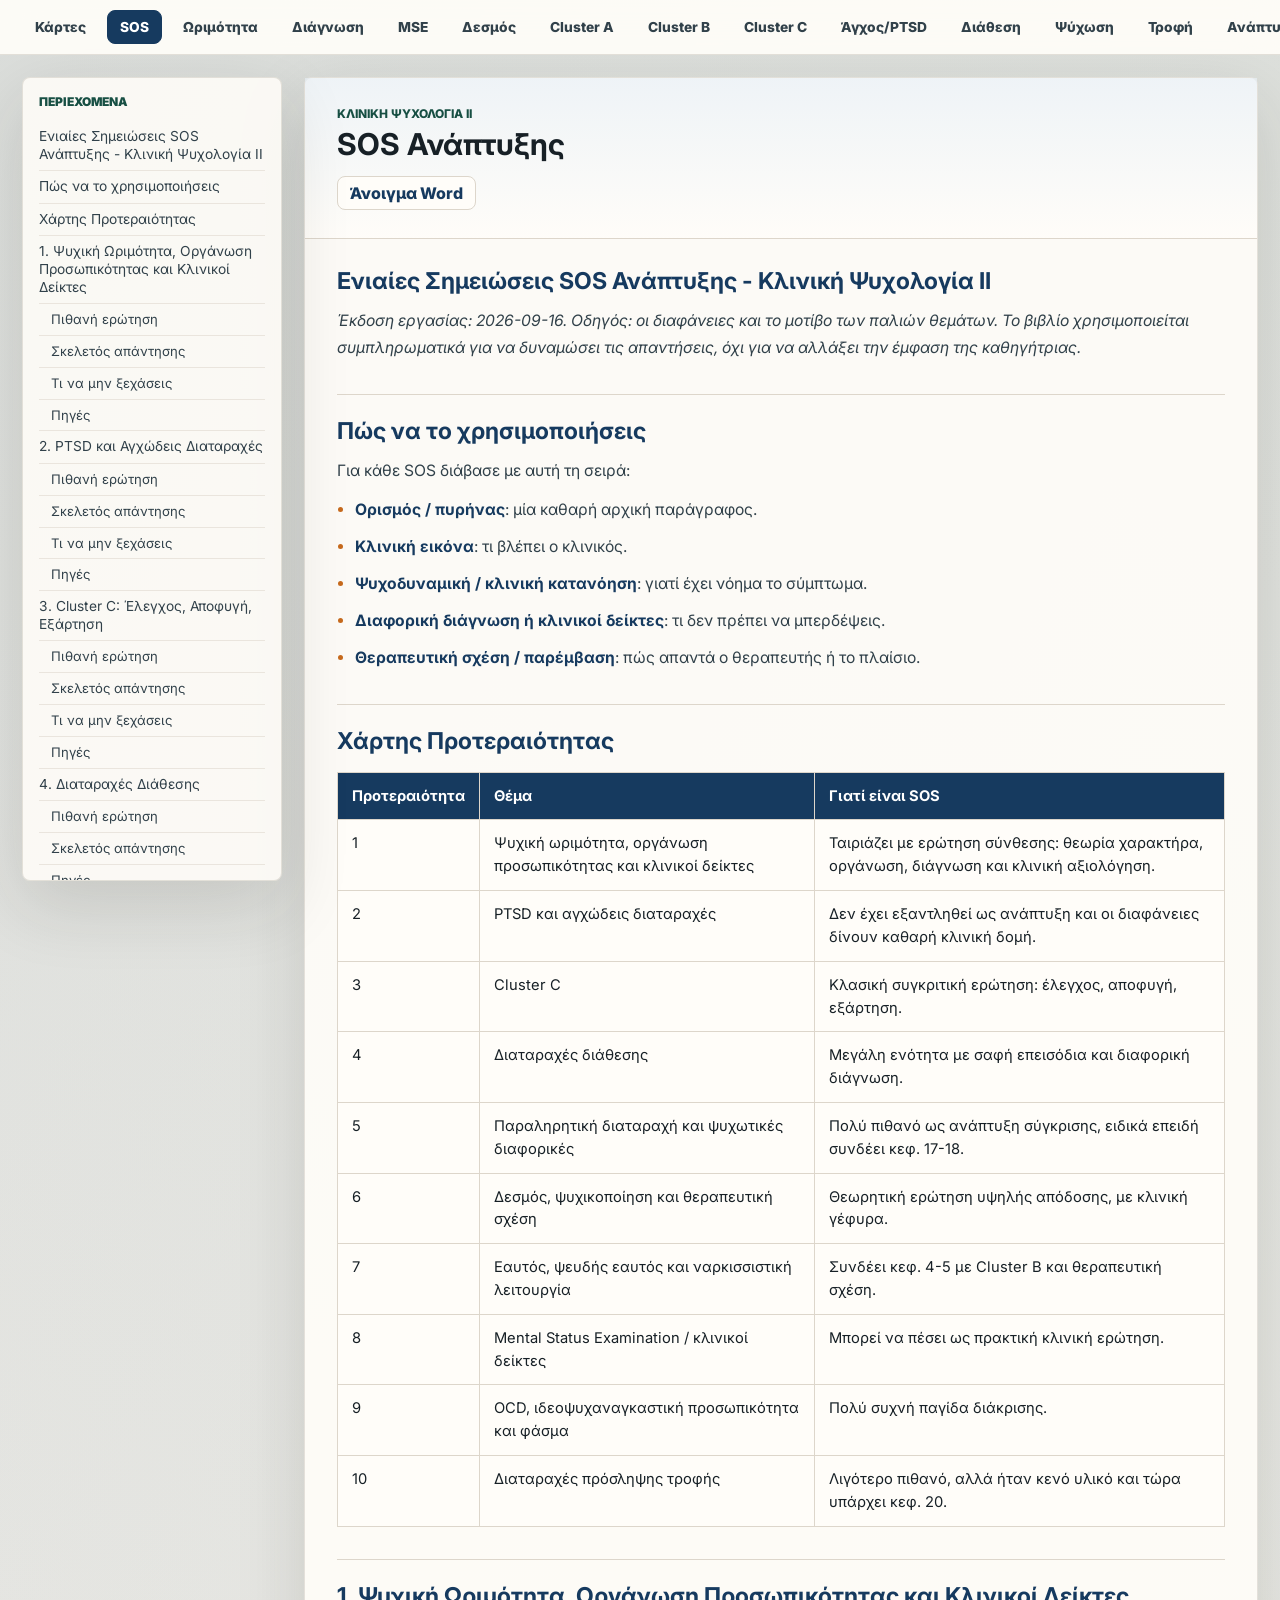
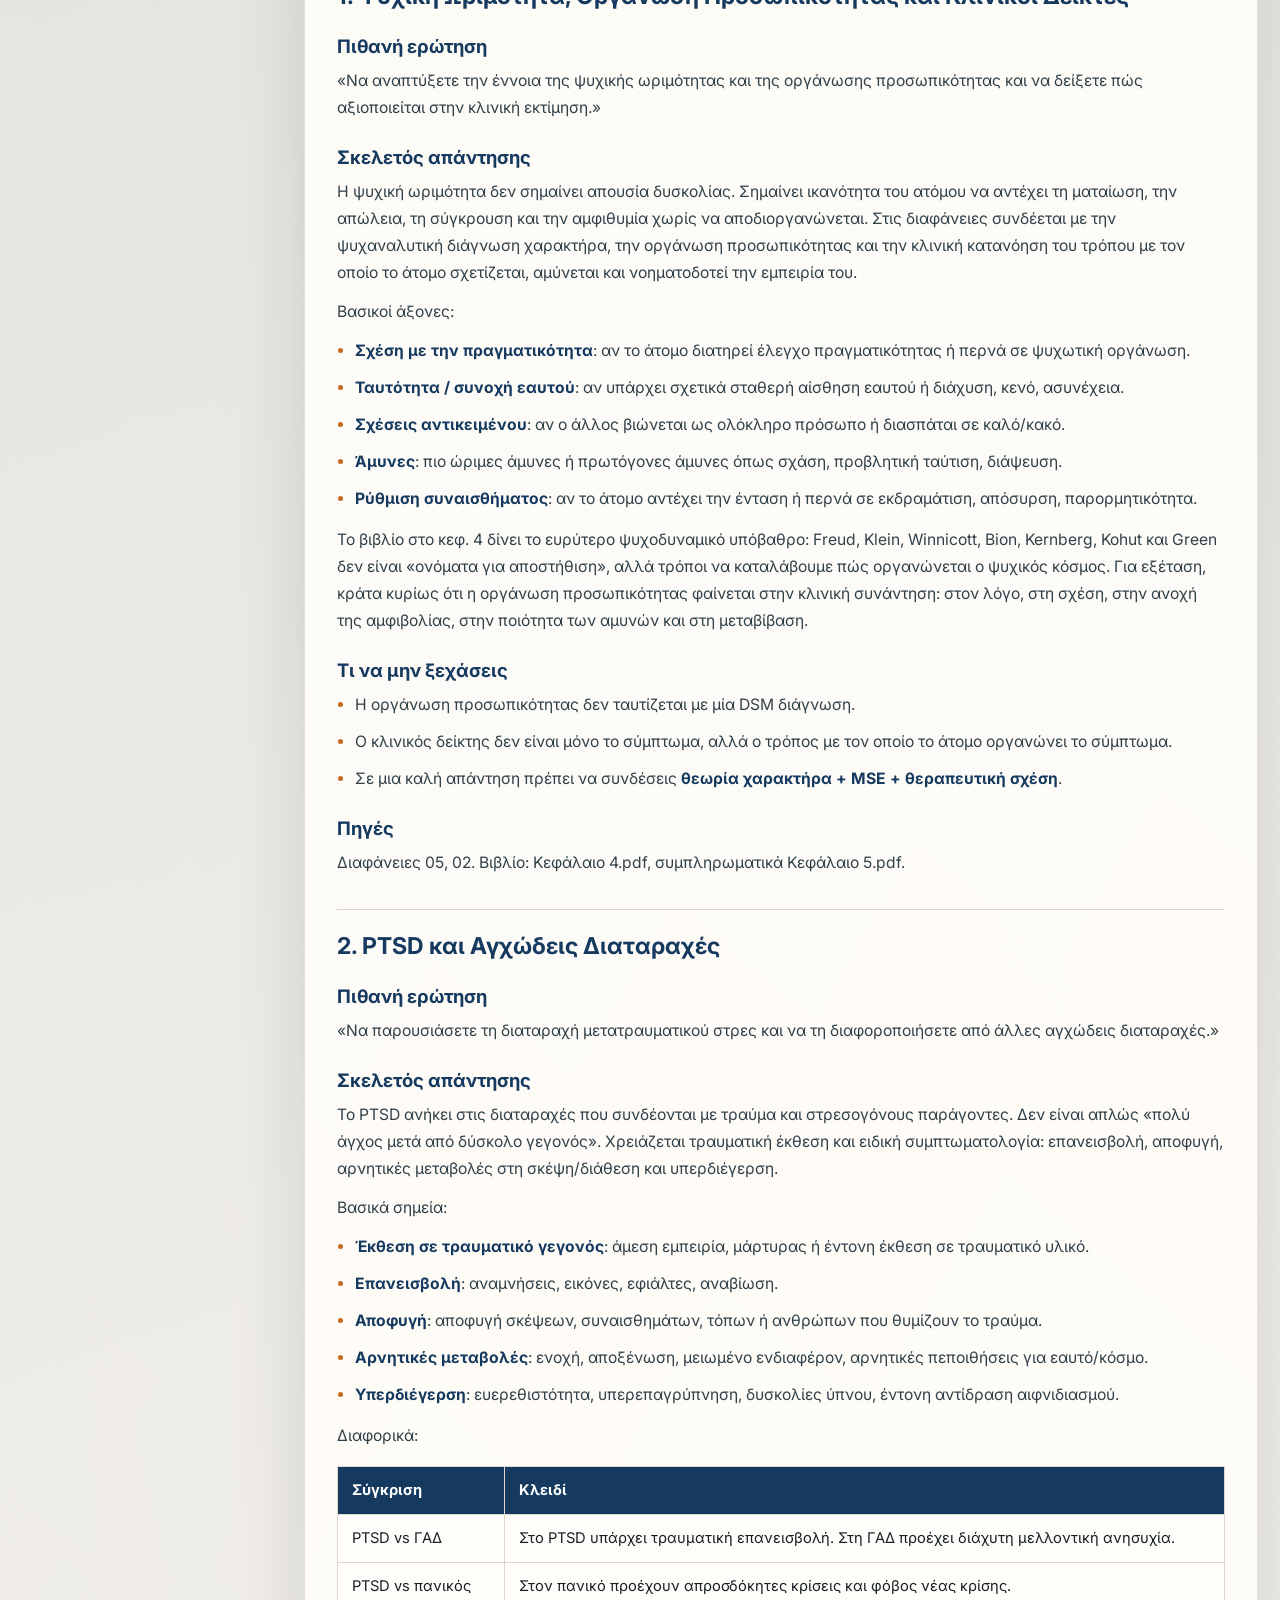
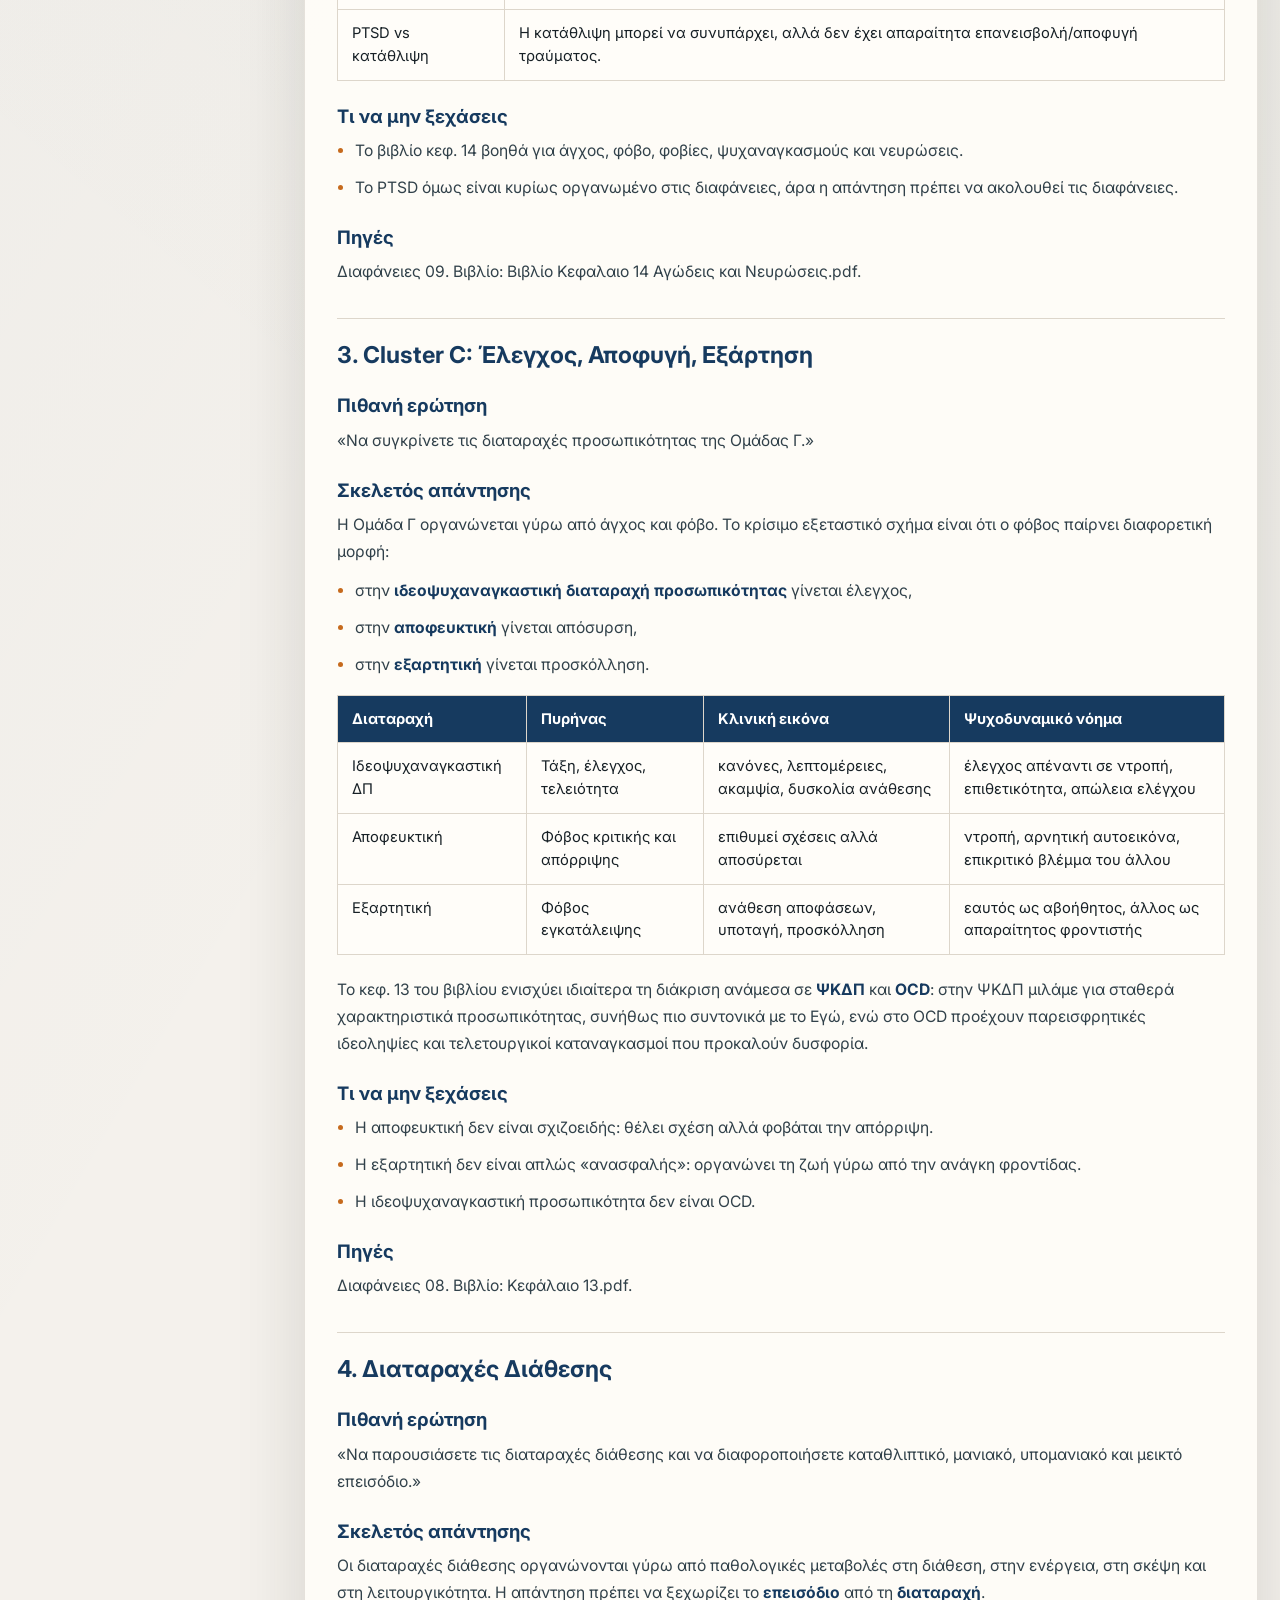
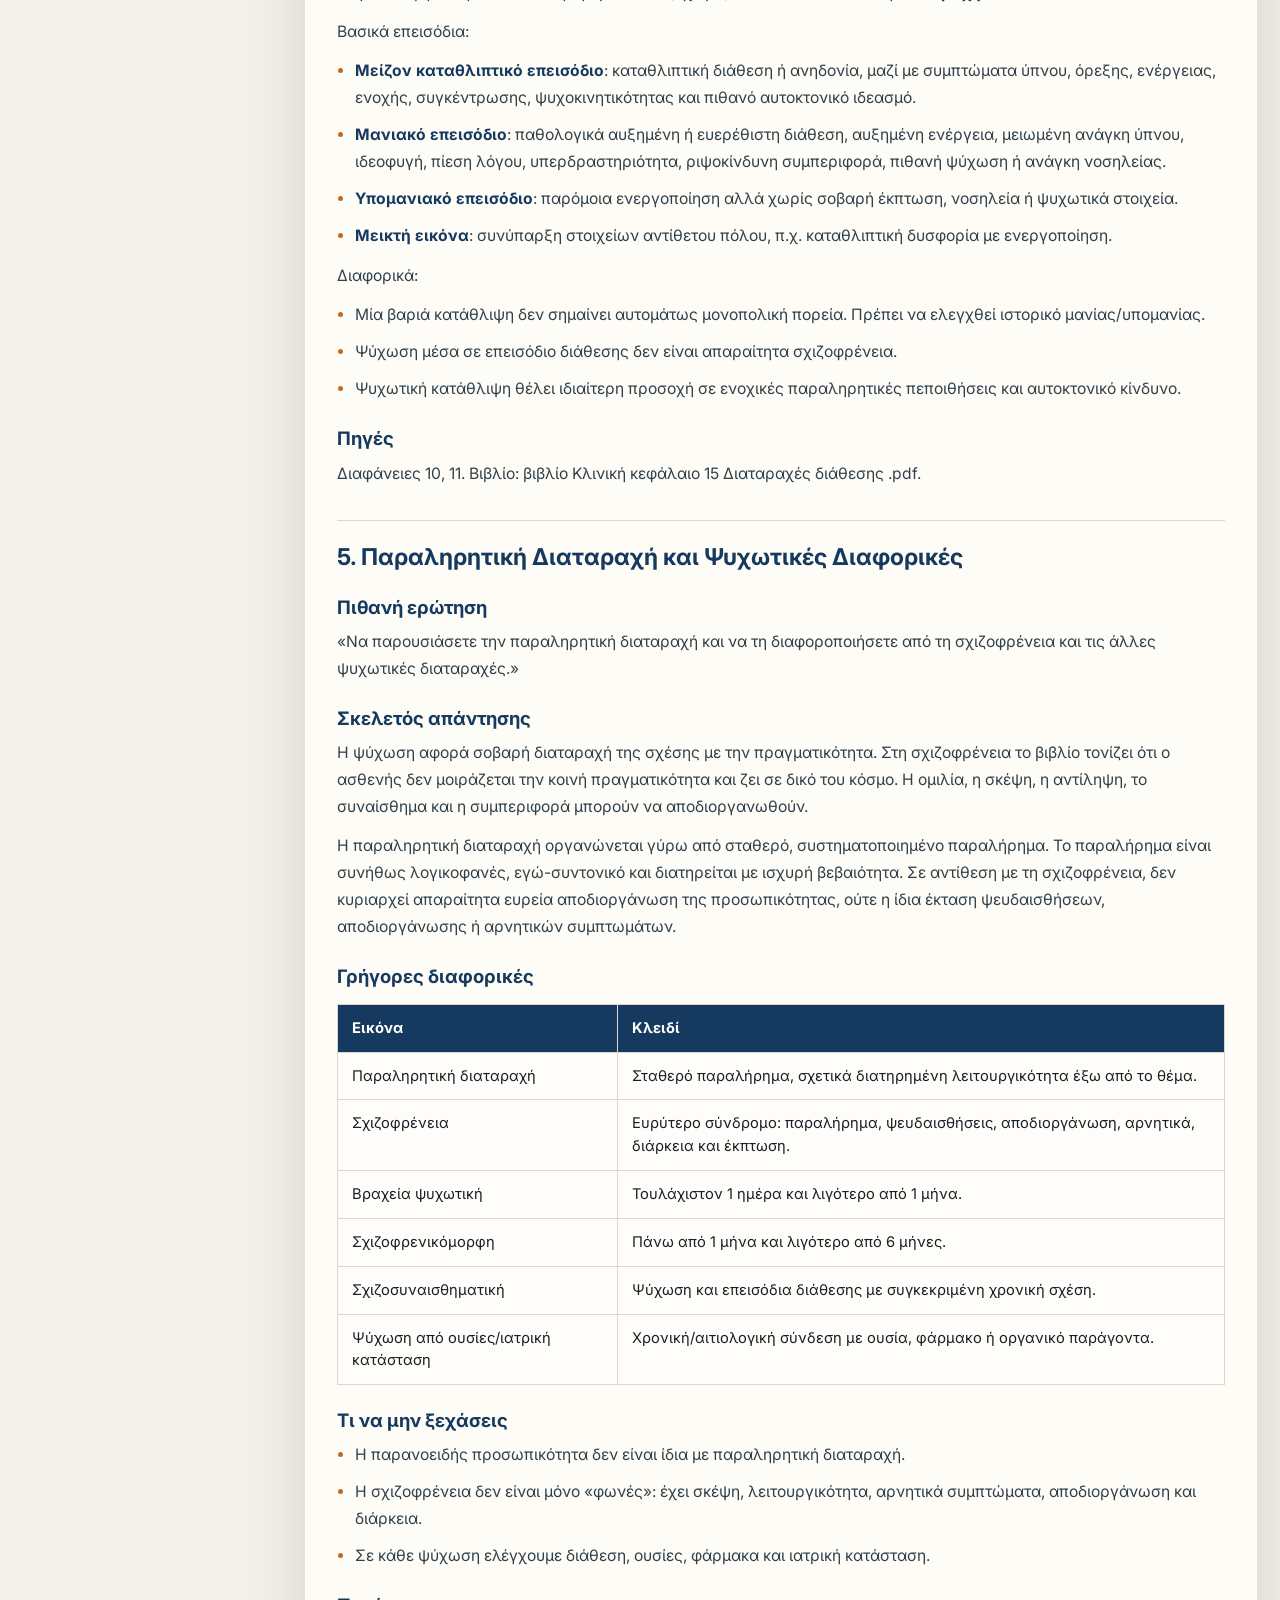
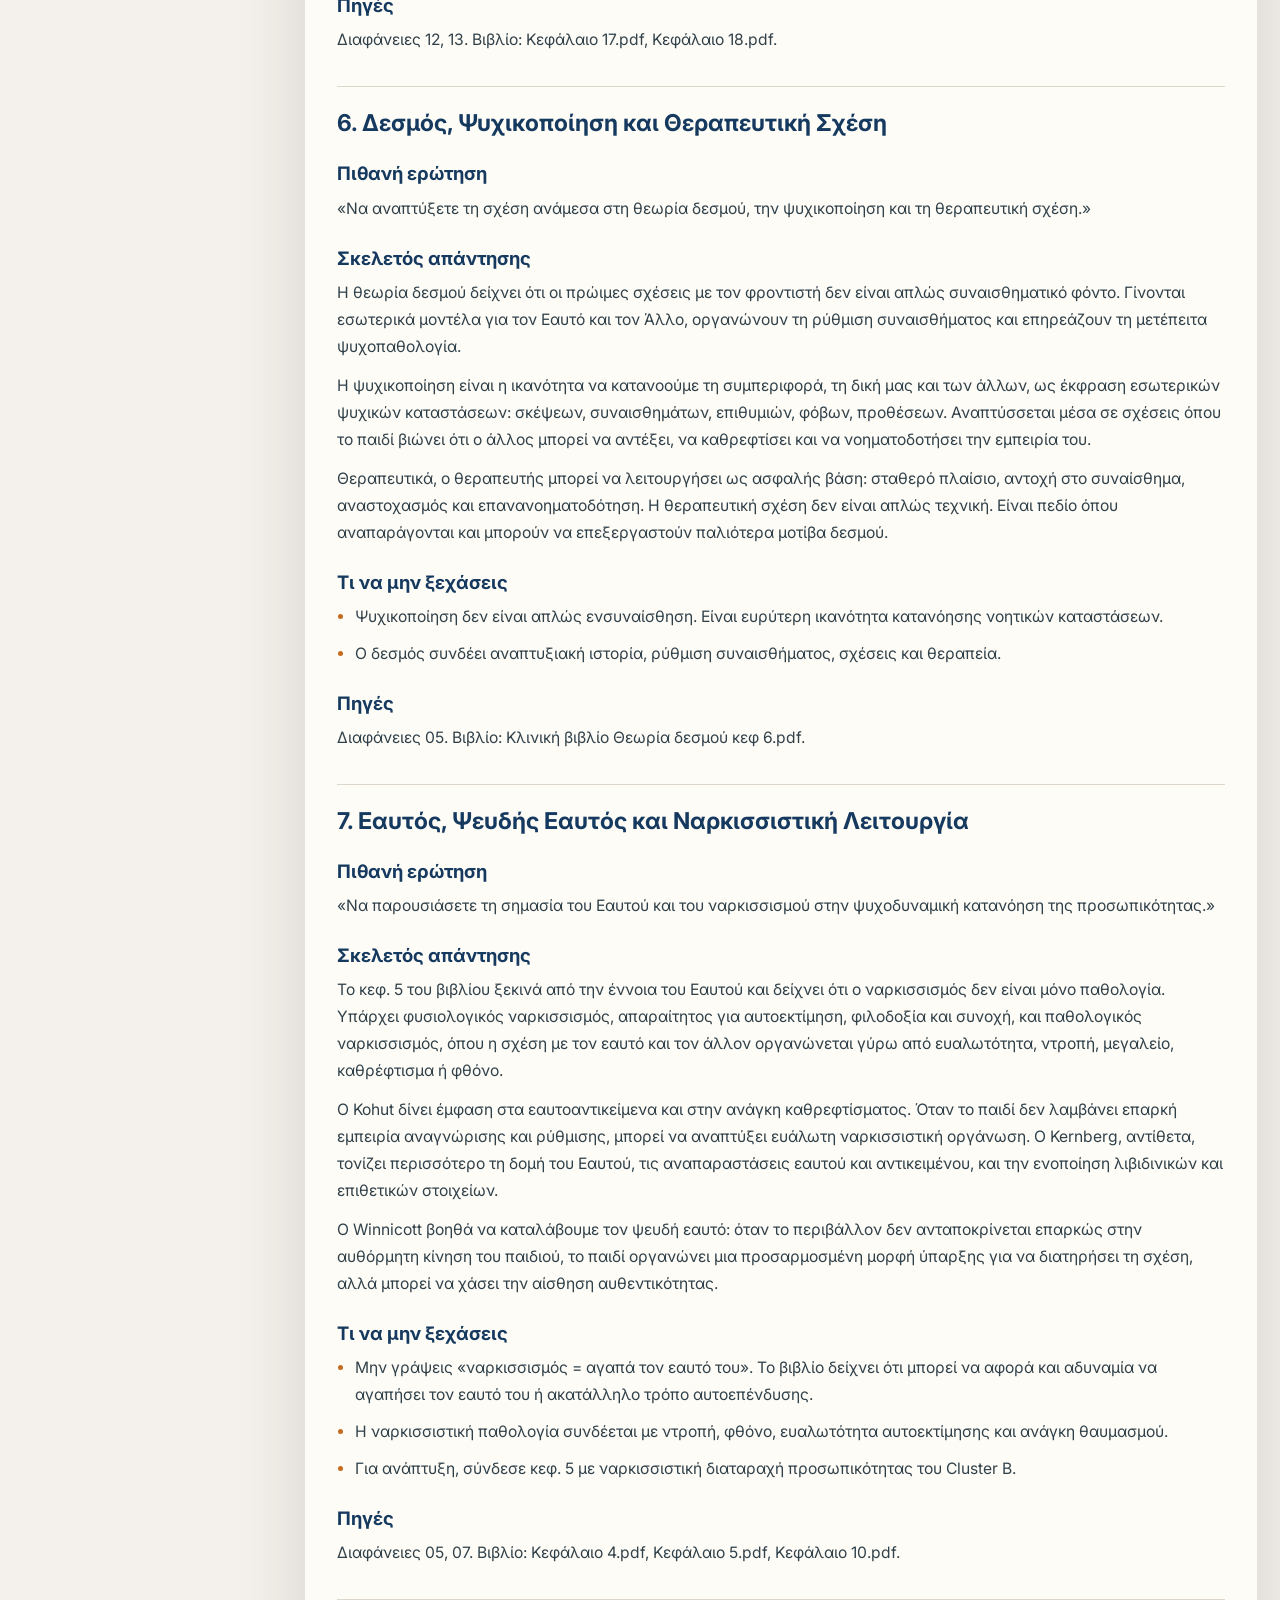
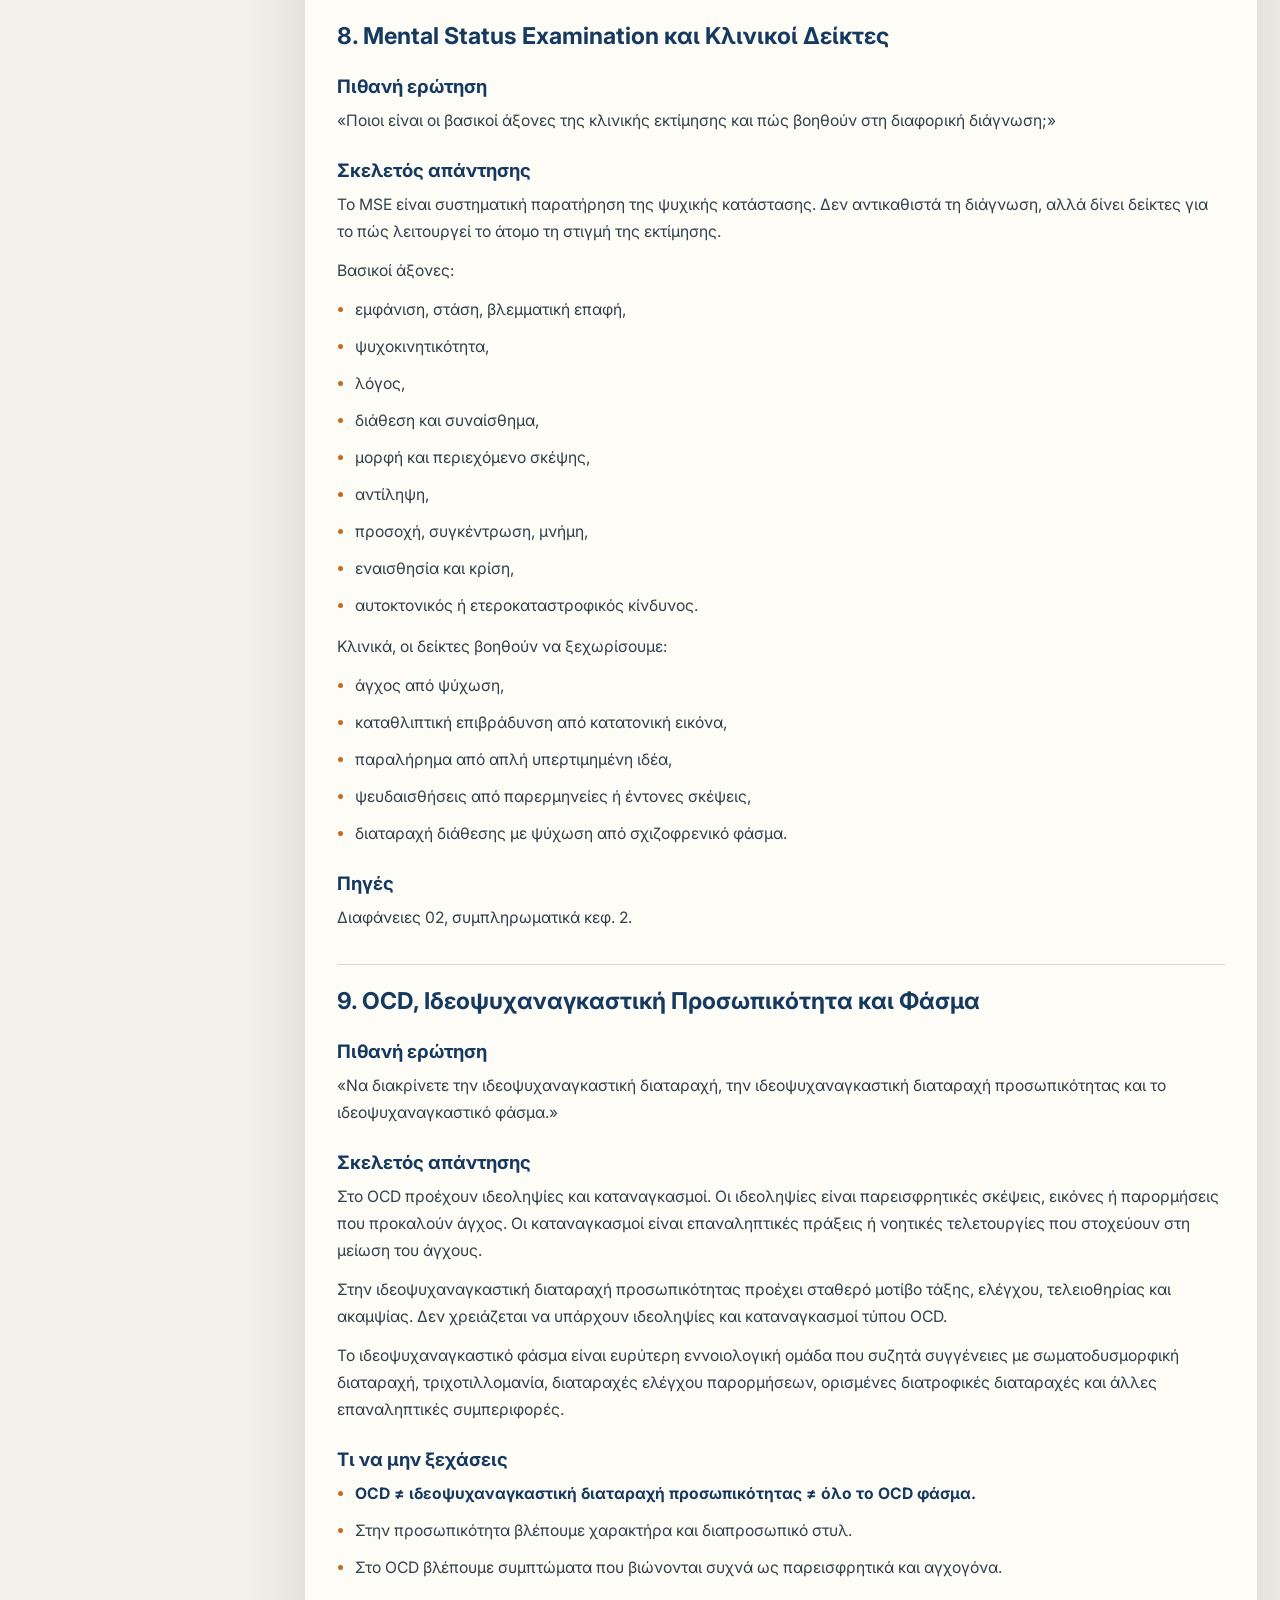
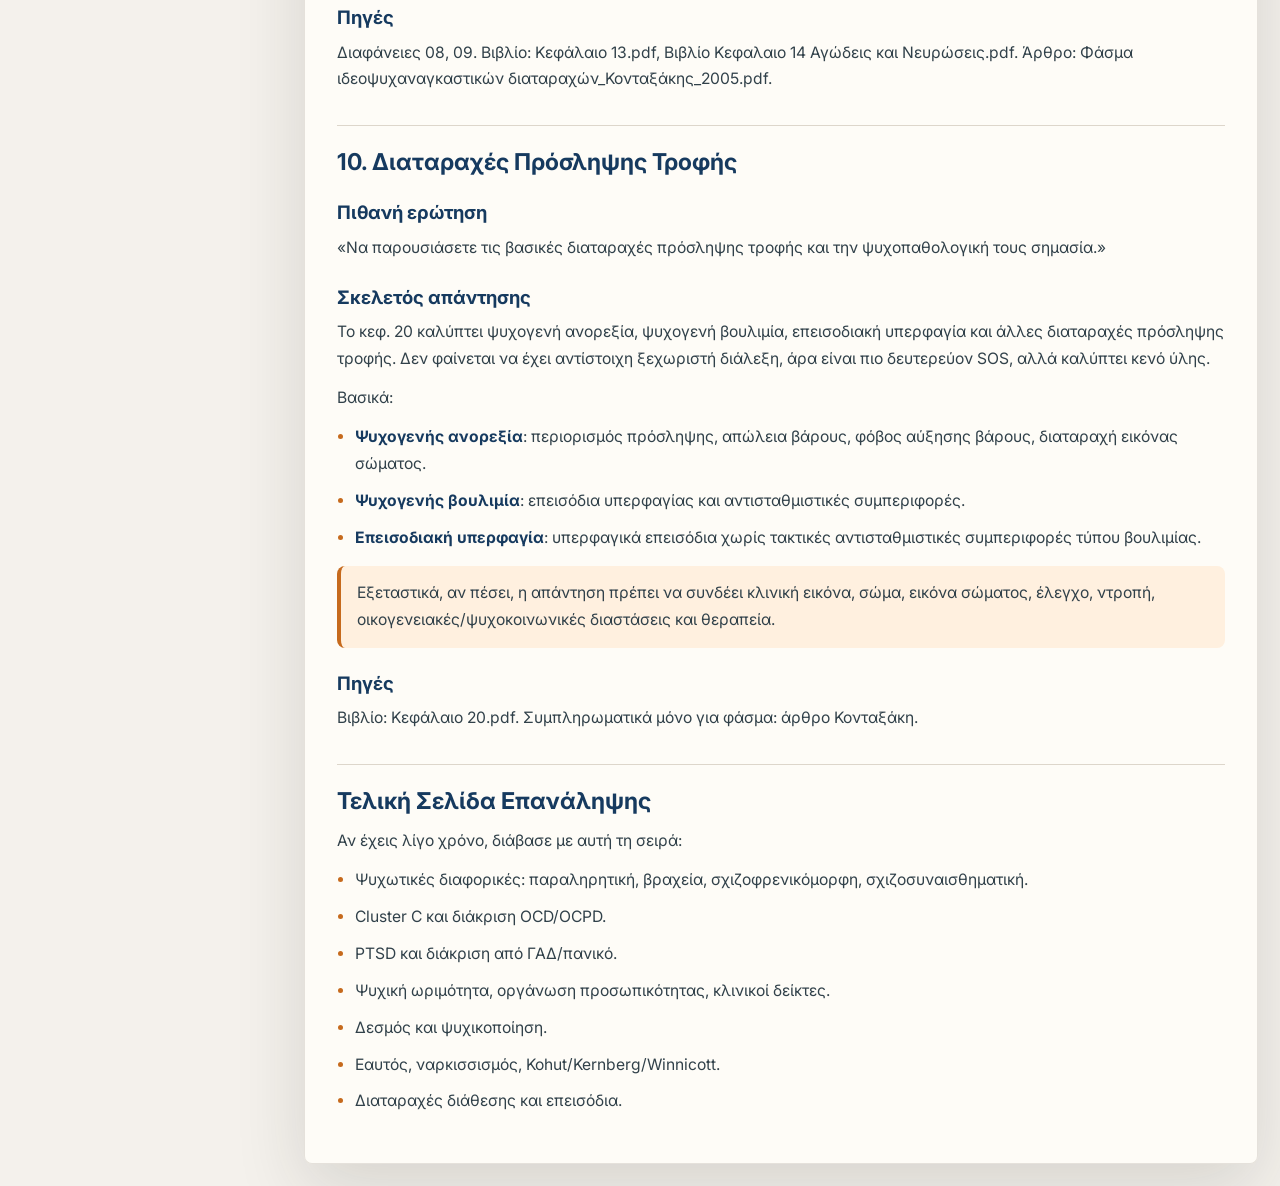
<file: notes/sos-development.html>
<!doctype html>
<html lang="el">
  <head>
    <meta charset="utf-8" />
    <meta name="viewport" content="width=device-width, initial-scale=1" />
    <title>SOS Ανάπτυξης | Κλινική Ψυχολογία ΙΙ</title>
    <link rel="preconnect" href="https://fonts.googleapis.com" />
    <link rel="preconnect" href="https://fonts.gstatic.com" crossorigin />
    <link href="https://fonts.googleapis.com/css2?family=Inter:wght@400;500;600;700;800&family=Noto+Sans+Greek:wght@400;500;600;700;800&display=swap" rel="stylesheet" />
    <link rel="stylesheet" href="../styles.css" />
  </head>
  <body class="notes-page">
    <nav class="site-tabs" aria-label="Κύρια πλοήγηση"><div class="site-tabs-inner"><a class="nav-tab " href="../index.html">Κάρτες</a><a class="nav-tab active" href="../notes/sos-development.html">SOS</a><a class="nav-tab " href="../notes/psychodynamic-maturity-self.html">Ωριμότητα</a><a class="nav-tab " href="../notes/diagnosis-clinical-assessment.html">Διάγνωση</a><a class="nav-tab " href="../notes/mental-status-examination.html">MSE</a><a class="nav-tab " href="../notes/attachment-theory.html">Δεσμός</a><a class="nav-tab " href="../notes/cluster-a.html">Cluster A</a><a class="nav-tab " href="../notes/cluster-b.html">Cluster B</a><a class="nav-tab " href="../notes/cluster-c.html">Cluster C</a><a class="nav-tab " href="../notes/anxiety-ptsd.html">Άγχος/PTSD</a><a class="nav-tab " href="../notes/mood-disorders.html">Διάθεση</a><a class="nav-tab " href="../notes/psychotic-disorders.html">Ψύχωση</a><a class="nav-tab " href="../notes/eating-disorders.html">Τροφή</a><a class="nav-tab" href="../exam/development.html">Ανάπτυξης</a><a class="nav-tab" href="../exam/multiple-choice.html">Quiz Πολλαπλής</a></div></nav>
    <main class="notes-shell">
      <aside class="notes-toc" aria-label="Περιεχόμενα σελίδας">
        <p>Περιεχόμενα</p>
        <a class="toc-level-2" href="#ενιαίες-σημειώσεις-sos-ανάπτυξης---κλινική-ψυχολογία-ιι">Ενιαίες Σημειώσεις SOS Ανάπτυξης - Κλινική Ψυχολογία ΙΙ</a>
<a class="toc-level-2" href="#πώς-να-το-χρησιμοποιήσεις">Πώς να το χρησιμοποιήσεις</a>
<a class="toc-level-2" href="#χάρτης-προτεραιότητας">Χάρτης Προτεραιότητας</a>
<a class="toc-level-2" href="#1-ψυχική-ωριμότητα-οργάνωση-προσωπικότητας-και-κλινικοί-δείκτες">1. Ψυχική Ωριμότητα, Οργάνωση Προσωπικότητας και Κλινικοί Δείκτες</a>
<a class="toc-level-3" href="#πιθανή-ερώτηση">Πιθανή ερώτηση</a>
<a class="toc-level-3" href="#σκελετός-απάντησης">Σκελετός απάντησης</a>
<a class="toc-level-3" href="#τι-να-μην-ξεχάσεις">Τι να μην ξεχάσεις</a>
<a class="toc-level-3" href="#πηγές">Πηγές</a>
<a class="toc-level-2" href="#2-ptsd-και-αγχώδεις-διαταραχές">2. PTSD και Αγχώδεις Διαταραχές</a>
<a class="toc-level-3" href="#πιθανή-ερώτηση-2">Πιθανή ερώτηση</a>
<a class="toc-level-3" href="#σκελετός-απάντησης-2">Σκελετός απάντησης</a>
<a class="toc-level-3" href="#τι-να-μην-ξεχάσεις-2">Τι να μην ξεχάσεις</a>
<a class="toc-level-3" href="#πηγές-2">Πηγές</a>
<a class="toc-level-2" href="#3-cluster-c-έλεγχος-αποφυγή-εξάρτηση">3. Cluster C: Έλεγχος, Αποφυγή, Εξάρτηση</a>
<a class="toc-level-3" href="#πιθανή-ερώτηση-3">Πιθανή ερώτηση</a>
<a class="toc-level-3" href="#σκελετός-απάντησης-3">Σκελετός απάντησης</a>
<a class="toc-level-3" href="#τι-να-μην-ξεχάσεις-3">Τι να μην ξεχάσεις</a>
<a class="toc-level-3" href="#πηγές-3">Πηγές</a>
<a class="toc-level-2" href="#4-διαταραχές-διάθεσης">4. Διαταραχές Διάθεσης</a>
<a class="toc-level-3" href="#πιθανή-ερώτηση-4">Πιθανή ερώτηση</a>
<a class="toc-level-3" href="#σκελετός-απάντησης-4">Σκελετός απάντησης</a>
<a class="toc-level-3" href="#πηγές-4">Πηγές</a>
<a class="toc-level-2" href="#5-παραληρητική-διαταραχή-και-ψυχωτικές-διαφορικές">5. Παραληρητική Διαταραχή και Ψυχωτικές Διαφορικές</a>
<a class="toc-level-3" href="#πιθανή-ερώτηση-5">Πιθανή ερώτηση</a>
<a class="toc-level-3" href="#σκελετός-απάντησης-5">Σκελετός απάντησης</a>
<a class="toc-level-3" href="#γρήγορες-διαφορικές">Γρήγορες διαφορικές</a>
<a class="toc-level-3" href="#τι-να-μην-ξεχάσεις-4">Τι να μην ξεχάσεις</a>
<a class="toc-level-3" href="#πηγές-5">Πηγές</a>
<a class="toc-level-2" href="#6-δεσμός-ψυχικοποίηση-και-θεραπευτική-σχέση">6. Δεσμός, Ψυχικοποίηση και Θεραπευτική Σχέση</a>
<a class="toc-level-3" href="#πιθανή-ερώτηση-6">Πιθανή ερώτηση</a>
<a class="toc-level-3" href="#σκελετός-απάντησης-6">Σκελετός απάντησης</a>
<a class="toc-level-3" href="#τι-να-μην-ξεχάσεις-5">Τι να μην ξεχάσεις</a>
<a class="toc-level-3" href="#πηγές-6">Πηγές</a>
<a class="toc-level-2" href="#7-εαυτός-ψευδής-εαυτός-και-ναρκισσιστική-λειτουργία">7. Εαυτός, Ψευδής Εαυτός και Ναρκισσιστική Λειτουργία</a>
<a class="toc-level-3" href="#πιθανή-ερώτηση-7">Πιθανή ερώτηση</a>
<a class="toc-level-3" href="#σκελετός-απάντησης-7">Σκελετός απάντησης</a>
<a class="toc-level-3" href="#τι-να-μην-ξεχάσεις-6">Τι να μην ξεχάσεις</a>
<a class="toc-level-3" href="#πηγές-7">Πηγές</a>
<a class="toc-level-2" href="#8-mental-status-examination-και-κλινικοί-δείκτες">8. Mental Status Examination και Κλινικοί Δείκτες</a>
<a class="toc-level-3" href="#πιθανή-ερώτηση-8">Πιθανή ερώτηση</a>
      </aside>
      <article class="notes-article">
        <header class="notes-hero">
          <p class="course-label">Κλινική Ψυχολογία ΙΙ</p>
          <h1>SOS Ανάπτυξης</h1>
          <a class="word-download" href="../downloads/Σημειώσεις_SOS_Ανάπτυξης_Κλινική_ΙΙ.docx">Άνοιγμα Word</a>
        </header>
        <div class="notes-content">
          <h2 id="ενιαίες-σημειώσεις-sos-ανάπτυξης---κλινική-ψυχολογία-ιι">Ενιαίες Σημειώσεις SOS Ανάπτυξης - Κλινική Ψυχολογία ΙΙ</h2>
<p><em>Έκδοση εργασίας: 2026-09-16. Οδηγός: οι διαφάνειες και το μοτίβο των παλιών θεμάτων. Το βιβλίο χρησιμοποιείται συμπληρωματικά για να δυναμώσει τις απαντήσεις, όχι για να αλλάξει την έμφαση της καθηγήτριας.</em></p>
<h2 id="πώς-να-το-χρησιμοποιήσεις">Πώς να το χρησιμοποιήσεις</h2>
<p>Για κάθε SOS διάβασε με αυτή τη σειρά:</p>
<ul>
<li><strong>Ορισμός / πυρήνας</strong>: μία καθαρή αρχική παράγραφος.</li>
<li><strong>Κλινική εικόνα</strong>: τι βλέπει ο κλινικός.</li>
<li><strong>Ψυχοδυναμική / κλινική κατανόηση</strong>: γιατί έχει νόημα το σύμπτωμα.</li>
<li><strong>Διαφορική διάγνωση ή κλινικοί δείκτες</strong>: τι δεν πρέπει να μπερδέψεις.</li>
<li><strong>Θεραπευτική σχέση / παρέμβαση</strong>: πώς απαντά ο θεραπευτής ή το πλαίσιο.</li>
</ul>
<h2 id="χάρτης-προτεραιότητας">Χάρτης Προτεραιότητας</h2>
<div class="table-wrap"><table><tr><th>Προτεραιότητα</th><th>Θέμα</th><th>Γιατί είναι SOS</th></tr><tr><td>1</td><td>Ψυχική ωριμότητα, οργάνωση προσωπικότητας και κλινικοί δείκτες</td><td>Ταιριάζει με ερώτηση σύνθεσης: θεωρία χαρακτήρα, οργάνωση, διάγνωση και κλινική αξιολόγηση.</td></tr><tr><td>2</td><td>PTSD και αγχώδεις διαταραχές</td><td>Δεν έχει εξαντληθεί ως ανάπτυξη και οι διαφάνειες δίνουν καθαρή κλινική δομή.</td></tr><tr><td>3</td><td>Cluster C</td><td>Κλασική συγκριτική ερώτηση: έλεγχος, αποφυγή, εξάρτηση.</td></tr><tr><td>4</td><td>Διαταραχές διάθεσης</td><td>Μεγάλη ενότητα με σαφή επεισόδια και διαφορική διάγνωση.</td></tr><tr><td>5</td><td>Παραληρητική διαταραχή και ψυχωτικές διαφορικές</td><td>Πολύ πιθανό ως ανάπτυξη σύγκρισης, ειδικά επειδή συνδέει κεφ. 17-18.</td></tr><tr><td>6</td><td>Δεσμός, ψυχικοποίηση και θεραπευτική σχέση</td><td>Θεωρητική ερώτηση υψηλής απόδοσης, με κλινική γέφυρα.</td></tr><tr><td>7</td><td>Εαυτός, ψευδής εαυτός και ναρκισσιστική λειτουργία</td><td>Συνδέει κεφ. 4-5 με Cluster B και θεραπευτική σχέση.</td></tr><tr><td>8</td><td>Mental Status Examination / κλινικοί δείκτες</td><td>Μπορεί να πέσει ως πρακτική κλινική ερώτηση.</td></tr><tr><td>9</td><td>OCD, ιδεοψυχαναγκαστική προσωπικότητα και φάσμα</td><td>Πολύ συχνή παγίδα διάκρισης.</td></tr><tr><td>10</td><td>Διαταραχές πρόσληψης τροφής</td><td>Λιγότερο πιθανό, αλλά ήταν κενό υλικό και τώρα υπάρχει κεφ. 20.</td></tr></table></div>
<h2 id="1-ψυχική-ωριμότητα-οργάνωση-προσωπικότητας-και-κλινικοί-δείκτες">1. Ψυχική Ωριμότητα, Οργάνωση Προσωπικότητας και Κλινικοί Δείκτες</h2>
<h3 id="πιθανή-ερώτηση">Πιθανή ερώτηση</h3>
<p>«Να αναπτύξετε την έννοια της ψυχικής ωριμότητας και της οργάνωσης προσωπικότητας και να δείξετε πώς αξιοποιείται στην κλινική εκτίμηση.»</p>
<h3 id="σκελετός-απάντησης">Σκελετός απάντησης</h3>
<p>Η ψυχική ωριμότητα δεν σημαίνει απουσία δυσκολίας. Σημαίνει ικανότητα του ατόμου να αντέχει τη ματαίωση, την απώλεια, τη σύγκρουση και την αμφιθυμία χωρίς να αποδιοργανώνεται. Στις διαφάνειες συνδέεται με την ψυχαναλυτική διάγνωση χαρακτήρα, την οργάνωση προσωπικότητας και την κλινική κατανόηση του τρόπου με τον οποίο το άτομο σχετίζεται, αμύνεται και νοηματοδοτεί την εμπειρία του.</p>
<p>Βασικοί άξονες:</p>
<ul>
<li><strong>Σχέση με την πραγματικότητα</strong>: αν το άτομο διατηρεί έλεγχο πραγματικότητας ή περνά σε ψυχωτική οργάνωση.</li>
<li><strong>Ταυτότητα / συνοχή εαυτού</strong>: αν υπάρχει σχετικά σταθερή αίσθηση εαυτού ή διάχυση, κενό, ασυνέχεια.</li>
<li><strong>Σχέσεις αντικειμένου</strong>: αν ο άλλος βιώνεται ως ολόκληρο πρόσωπο ή διασπάται σε καλό/κακό.</li>
<li><strong>Άμυνες</strong>: πιο ώριμες άμυνες ή πρωτόγονες άμυνες όπως σχάση, προβλητική ταύτιση, διάψευση.</li>
<li><strong>Ρύθμιση συναισθήματος</strong>: αν το άτομο αντέχει την ένταση ή περνά σε εκδραμάτιση, απόσυρση, παρορμητικότητα.</li>
</ul>
<p>Το βιβλίο στο κεφ. 4 δίνει το ευρύτερο ψυχοδυναμικό υπόβαθρο: Freud, Klein, Winnicott, Bion, Kernberg, Kohut και Green δεν είναι «ονόματα για αποστήθιση», αλλά τρόποι να καταλάβουμε πώς οργανώνεται ο ψυχικός κόσμος. Για εξέταση, κράτα κυρίως ότι η οργάνωση προσωπικότητας φαίνεται στην κλινική συνάντηση: στον λόγο, στη σχέση, στην ανοχή της αμφιβολίας, στην ποιότητα των αμυνών και στη μεταβίβαση.</p>
<h3 id="τι-να-μην-ξεχάσεις">Τι να μην ξεχάσεις</h3>
<ul>
<li>Η οργάνωση προσωπικότητας δεν ταυτίζεται με μία DSM διάγνωση.</li>
<li>Ο κλινικός δείκτης δεν είναι μόνο το σύμπτωμα, αλλά ο τρόπος με τον οποίο το άτομο οργανώνει το σύμπτωμα.</li>
<li>Σε μια καλή απάντηση πρέπει να συνδέσεις <strong>θεωρία χαρακτήρα + MSE + θεραπευτική σχέση</strong>.</li>
</ul>
<h3 id="πηγές">Πηγές</h3>
<p>Διαφάνειες 05, 02. Βιβλίο: Κεφάλαιο 4.pdf, συμπληρωματικά Κεφάλαιο 5.pdf.</p>
<h2 id="2-ptsd-και-αγχώδεις-διαταραχές">2. PTSD και Αγχώδεις Διαταραχές</h2>
<h3 id="πιθανή-ερώτηση-2">Πιθανή ερώτηση</h3>
<p>«Να παρουσιάσετε τη διαταραχή μετατραυματικού στρες και να τη διαφοροποιήσετε από άλλες αγχώδεις διαταραχές.»</p>
<h3 id="σκελετός-απάντησης-2">Σκελετός απάντησης</h3>
<p>Το PTSD ανήκει στις διαταραχές που συνδέονται με τραύμα και στρεσογόνους παράγοντες. Δεν είναι απλώς «πολύ άγχος μετά από δύσκολο γεγονός». Χρειάζεται τραυματική έκθεση και ειδική συμπτωματολογία: επανεισβολή, αποφυγή, αρνητικές μεταβολές στη σκέψη/διάθεση και υπερδιέγερση.</p>
<p>Βασικά σημεία:</p>
<ul>
<li><strong>Έκθεση σε τραυματικό γεγονός</strong>: άμεση εμπειρία, μάρτυρας ή έντονη έκθεση σε τραυματικό υλικό.</li>
<li><strong>Επανεισβολή</strong>: αναμνήσεις, εικόνες, εφιάλτες, αναβίωση.</li>
<li><strong>Αποφυγή</strong>: αποφυγή σκέψεων, συναισθημάτων, τόπων ή ανθρώπων που θυμίζουν το τραύμα.</li>
<li><strong>Αρνητικές μεταβολές</strong>: ενοχή, αποξένωση, μειωμένο ενδιαφέρον, αρνητικές πεποιθήσεις για εαυτό/κόσμο.</li>
<li><strong>Υπερδιέγερση</strong>: ευερεθιστότητα, υπερεπαγρύπνηση, δυσκολίες ύπνου, έντονη αντίδραση αιφνιδιασμού.</li>
</ul>
<p>Διαφορικά:</p>
<div class="table-wrap"><table><tr><th>Σύγκριση</th><th>Κλειδί</th></tr><tr><td>PTSD vs ΓΑΔ</td><td>Στο PTSD υπάρχει τραυματική επανεισβολή. Στη ΓΑΔ προέχει διάχυτη μελλοντική ανησυχία.</td></tr><tr><td>PTSD vs πανικός</td><td>Στον πανικό προέχουν απροσδόκητες κρίσεις και φόβος νέας κρίσης.</td></tr><tr><td>PTSD vs κατάθλιψη</td><td>Η κατάθλιψη μπορεί να συνυπάρχει, αλλά δεν έχει απαραίτητα επανεισβολή/αποφυγή τραύματος.</td></tr></table></div>
<h3 id="τι-να-μην-ξεχάσεις-2">Τι να μην ξεχάσεις</h3>
<ul>
<li>Το βιβλίο κεφ. 14 βοηθά για άγχος, φόβο, φοβίες, ψυχαναγκασμούς και νευρώσεις.</li>
<li>Το PTSD όμως είναι κυρίως οργανωμένο στις διαφάνειες, άρα η απάντηση πρέπει να ακολουθεί τις διαφάνειες.</li>
</ul>
<h3 id="πηγές-2">Πηγές</h3>
<p>Διαφάνειες 09. Βιβλίο: Βιβλίο Κεφαλαιο 14 Αγώδεις και Νευρώσεις.pdf.</p>
<h2 id="3-cluster-c-έλεγχος-αποφυγή-εξάρτηση">3. Cluster C: Έλεγχος, Αποφυγή, Εξάρτηση</h2>
<h3 id="πιθανή-ερώτηση-3">Πιθανή ερώτηση</h3>
<p>«Να συγκρίνετε τις διαταραχές προσωπικότητας της Ομάδας Γ.»</p>
<h3 id="σκελετός-απάντησης-3">Σκελετός απάντησης</h3>
<p>Η Ομάδα Γ οργανώνεται γύρω από άγχος και φόβο. Το κρίσιμο εξεταστικό σχήμα είναι ότι ο φόβος παίρνει διαφορετική μορφή:</p>
<ul>
<li>στην <strong>ιδεοψυχαναγκαστική διαταραχή προσωπικότητας</strong> γίνεται έλεγχος,</li>
<li>στην <strong>αποφευκτική</strong> γίνεται απόσυρση,</li>
<li>στην <strong>εξαρτητική</strong> γίνεται προσκόλληση.</li>
</ul>
<div class="table-wrap"><table><tr><th>Διαταραχή</th><th>Πυρήνας</th><th>Κλινική εικόνα</th><th>Ψυχοδυναμικό νόημα</th></tr><tr><td>Ιδεοψυχαναγκαστική ΔΠ</td><td>Τάξη, έλεγχος, τελειότητα</td><td>κανόνες, λεπτομέρειες, ακαμψία, δυσκολία ανάθεσης</td><td>έλεγχος απέναντι σε ντροπή, επιθετικότητα, απώλεια ελέγχου</td></tr><tr><td>Αποφευκτική</td><td>Φόβος κριτικής και απόρριψης</td><td>επιθυμεί σχέσεις αλλά αποσύρεται</td><td>ντροπή, αρνητική αυτοεικόνα, επικριτικό βλέμμα του άλλου</td></tr><tr><td>Εξαρτητική</td><td>Φόβος εγκατάλειψης</td><td>ανάθεση αποφάσεων, υποταγή, προσκόλληση</td><td>εαυτός ως αβοήθητος, άλλος ως απαραίτητος φροντιστής</td></tr></table></div>
<p>Το κεφ. 13 του βιβλίου ενισχύει ιδιαίτερα τη διάκριση ανάμεσα σε <strong>ΨΚΔΠ</strong> και <strong>OCD</strong>: στην ΨΚΔΠ μιλάμε για σταθερά χαρακτηριστικά προσωπικότητας, συνήθως πιο συντονικά με το Εγώ, ενώ στο OCD προέχουν παρεισφρητικές ιδεοληψίες και τελετουργικοί καταναγκασμοί που προκαλούν δυσφορία.</p>
<h3 id="τι-να-μην-ξεχάσεις-3">Τι να μην ξεχάσεις</h3>
<ul>
<li>Η αποφευκτική δεν είναι σχιζοειδής: θέλει σχέση αλλά φοβάται την απόρριψη.</li>
<li>Η εξαρτητική δεν είναι απλώς «ανασφαλής»: οργανώνει τη ζωή γύρω από την ανάγκη φροντίδας.</li>
<li>Η ιδεοψυχαναγκαστική προσωπικότητα δεν είναι OCD.</li>
</ul>
<h3 id="πηγές-3">Πηγές</h3>
<p>Διαφάνειες 08. Βιβλίο: Κεφάλαιο 13.pdf.</p>
<h2 id="4-διαταραχές-διάθεσης">4. Διαταραχές Διάθεσης</h2>
<h3 id="πιθανή-ερώτηση-4">Πιθανή ερώτηση</h3>
<p>«Να παρουσιάσετε τις διαταραχές διάθεσης και να διαφοροποιήσετε καταθλιπτικό, μανιακό, υπομανιακό και μεικτό επεισόδιο.»</p>
<h3 id="σκελετός-απάντησης-4">Σκελετός απάντησης</h3>
<p>Οι διαταραχές διάθεσης οργανώνονται γύρω από παθολογικές μεταβολές στη διάθεση, στην ενέργεια, στη σκέψη και στη λειτουργικότητα. Η απάντηση πρέπει να ξεχωρίζει το <strong>επεισόδιο</strong> από τη <strong>διαταραχή</strong>.</p>
<p>Βασικά επεισόδια:</p>
<ul>
<li><strong>Μείζον καταθλιπτικό επεισόδιο</strong>: καταθλιπτική διάθεση ή ανηδονία, μαζί με συμπτώματα ύπνου, όρεξης, ενέργειας, ενοχής, συγκέντρωσης, ψυχοκινητικότητας και πιθανό αυτοκτονικό ιδεασμό.</li>
<li><strong>Μανιακό επεισόδιο</strong>: παθολογικά αυξημένη ή ευερέθιστη διάθεση, αυξημένη ενέργεια, μειωμένη ανάγκη ύπνου, ιδεοφυγή, πίεση λόγου, υπερδραστηριότητα, ριψοκίνδυνη συμπεριφορά, πιθανή ψύχωση ή ανάγκη νοσηλείας.</li>
<li><strong>Υπομανιακό επεισόδιο</strong>: παρόμοια ενεργοποίηση αλλά χωρίς σοβαρή έκπτωση, νοσηλεία ή ψυχωτικά στοιχεία.</li>
<li><strong>Μεικτή εικόνα</strong>: συνύπαρξη στοιχείων αντίθετου πόλου, π.χ. καταθλιπτική δυσφορία με ενεργοποίηση.</li>
</ul>
<p>Διαφορικά:</p>
<ul>
<li>Μία βαριά κατάθλιψη δεν σημαίνει αυτομάτως μονοπολική πορεία. Πρέπει να ελεγχθεί ιστορικό μανίας/υπομανίας.</li>
<li>Ψύχωση μέσα σε επεισόδιο διάθεσης δεν είναι απαραίτητα σχιζοφρένεια.</li>
<li>Ψυχωτική κατάθλιψη θέλει ιδιαίτερη προσοχή σε ενοχικές παραληρητικές πεποιθήσεις και αυτοκτονικό κίνδυνο.</li>
</ul>
<h3 id="πηγές-4">Πηγές</h3>
<p>Διαφάνειες 10, 11. Βιβλίο: βιβλίο Κλινική κεφάλαιο 15 Διαταραχές διάθεσης .pdf.</p>
<h2 id="5-παραληρητική-διαταραχή-και-ψυχωτικές-διαφορικές">5. Παραληρητική Διαταραχή και Ψυχωτικές Διαφορικές</h2>
<h3 id="πιθανή-ερώτηση-5">Πιθανή ερώτηση</h3>
<p>«Να παρουσιάσετε την παραληρητική διαταραχή και να τη διαφοροποιήσετε από τη σχιζοφρένεια και τις άλλες ψυχωτικές διαταραχές.»</p>
<h3 id="σκελετός-απάντησης-5">Σκελετός απάντησης</h3>
<p>Η ψύχωση αφορά σοβαρή διαταραχή της σχέσης με την πραγματικότητα. Στη σχιζοφρένεια το βιβλίο τονίζει ότι ο ασθενής δεν μοιράζεται την κοινή πραγματικότητα και ζει σε δικό του κόσμο. Η ομιλία, η σκέψη, η αντίληψη, το συναίσθημα και η συμπεριφορά μπορούν να αποδιοργανωθούν.</p>
<p>Η παραληρητική διαταραχή οργανώνεται γύρω από σταθερό, συστηματοποιημένο παραλήρημα. Το παραλήρημα είναι συνήθως λογικοφανές, εγώ-συντονικό και διατηρείται με ισχυρή βεβαιότητα. Σε αντίθεση με τη σχιζοφρένεια, δεν κυριαρχεί απαραίτητα ευρεία αποδιοργάνωση της προσωπικότητας, ούτε η ίδια έκταση ψευδαισθήσεων, αποδιοργάνωσης ή αρνητικών συμπτωμάτων.</p>
<h3 id="γρήγορες-διαφορικές">Γρήγορες διαφορικές</h3>
<div class="table-wrap"><table><tr><th>Εικόνα</th><th>Κλειδί</th></tr><tr><td>Παραληρητική διαταραχή</td><td>Σταθερό παραλήρημα, σχετικά διατηρημένη λειτουργικότητα έξω από το θέμα.</td></tr><tr><td>Σχιζοφρένεια</td><td>Ευρύτερο σύνδρομο: παραλήρημα, ψευδαισθήσεις, αποδιοργάνωση, αρνητικά, διάρκεια και έκπτωση.</td></tr><tr><td>Βραχεία ψυχωτική</td><td>Τουλάχιστον 1 ημέρα και λιγότερο από 1 μήνα.</td></tr><tr><td>Σχιζοφρενικόμορφη</td><td>Πάνω από 1 μήνα και λιγότερο από 6 μήνες.</td></tr><tr><td>Σχιζοσυναισθηματική</td><td>Ψύχωση και επεισόδια διάθεσης με συγκεκριμένη χρονική σχέση.</td></tr><tr><td>Ψύχωση από ουσίες/ιατρική κατάσταση</td><td>Χρονική/αιτιολογική σύνδεση με ουσία, φάρμακο ή οργανικό παράγοντα.</td></tr></table></div>
<h3 id="τι-να-μην-ξεχάσεις-4">Τι να μην ξεχάσεις</h3>
<ul>
<li>Η παρανοειδής προσωπικότητα δεν είναι ίδια με παραληρητική διαταραχή.</li>
<li>Η σχιζοφρένεια δεν είναι μόνο «φωνές»: έχει σκέψη, λειτουργικότητα, αρνητικά συμπτώματα, αποδιοργάνωση και διάρκεια.</li>
<li>Σε κάθε ψύχωση ελέγχουμε διάθεση, ουσίες, φάρμακα και ιατρική κατάσταση.</li>
</ul>
<h3 id="πηγές-5">Πηγές</h3>
<p>Διαφάνειες 12, 13. Βιβλίο: Κεφάλαιο 17.pdf, Κεφάλαιο 18.pdf.</p>
<h2 id="6-δεσμός-ψυχικοποίηση-και-θεραπευτική-σχέση">6. Δεσμός, Ψυχικοποίηση και Θεραπευτική Σχέση</h2>
<h3 id="πιθανή-ερώτηση-6">Πιθανή ερώτηση</h3>
<p>«Να αναπτύξετε τη σχέση ανάμεσα στη θεωρία δεσμού, την ψυχικοποίηση και τη θεραπευτική σχέση.»</p>
<h3 id="σκελετός-απάντησης-6">Σκελετός απάντησης</h3>
<p>Η θεωρία δεσμού δείχνει ότι οι πρώιμες σχέσεις με τον φροντιστή δεν είναι απλώς συναισθηματικό φόντο. Γίνονται εσωτερικά μοντέλα για τον Εαυτό και τον Άλλο, οργανώνουν τη ρύθμιση συναισθήματος και επηρεάζουν τη μετέπειτα ψυχοπαθολογία.</p>
<p>Η ψυχικοποίηση είναι η ικανότητα να κατανοούμε τη συμπεριφορά, τη δική μας και των άλλων, ως έκφραση εσωτερικών ψυχικών καταστάσεων: σκέψεων, συναισθημάτων, επιθυμιών, φόβων, προθέσεων. Αναπτύσσεται μέσα σε σχέσεις όπου το παιδί βιώνει ότι ο άλλος μπορεί να αντέξει, να καθρεφτίσει και να νοηματοδοτήσει την εμπειρία του.</p>
<p>Θεραπευτικά, ο θεραπευτής μπορεί να λειτουργήσει ως ασφαλής βάση: σταθερό πλαίσιο, αντοχή στο συναίσθημα, αναστοχασμός και επανανοηματοδότηση. Η θεραπευτική σχέση δεν είναι απλώς τεχνική. Είναι πεδίο όπου αναπαράγονται και μπορούν να επεξεργαστούν παλιότερα μοτίβα δεσμού.</p>
<h3 id="τι-να-μην-ξεχάσεις-5">Τι να μην ξεχάσεις</h3>
<ul>
<li>Ψυχικοποίηση δεν είναι απλώς ενσυναίσθηση. Είναι ευρύτερη ικανότητα κατανόησης νοητικών καταστάσεων.</li>
<li>Ο δεσμός συνδέει αναπτυξιακή ιστορία, ρύθμιση συναισθήματος, σχέσεις και θεραπεία.</li>
</ul>
<h3 id="πηγές-6">Πηγές</h3>
<p>Διαφάνειες 05. Βιβλίο: Κλινική βιβλίο Θεωρία δεσμού κεφ 6.pdf.</p>
<h2 id="7-εαυτός-ψευδής-εαυτός-και-ναρκισσιστική-λειτουργία">7. Εαυτός, Ψευδής Εαυτός και Ναρκισσιστική Λειτουργία</h2>
<h3 id="πιθανή-ερώτηση-7">Πιθανή ερώτηση</h3>
<p>«Να παρουσιάσετε τη σημασία του Εαυτού και του ναρκισσισμού στην ψυχοδυναμική κατανόηση της προσωπικότητας.»</p>
<h3 id="σκελετός-απάντησης-7">Σκελετός απάντησης</h3>
<p>Το κεφ. 5 του βιβλίου ξεκινά από την έννοια του Εαυτού και δείχνει ότι ο ναρκισσισμός δεν είναι μόνο παθολογία. Υπάρχει φυσιολογικός ναρκισσισμός, απαραίτητος για αυτοεκτίμηση, φιλοδοξία και συνοχή, και παθολογικός ναρκισσισμός, όπου η σχέση με τον εαυτό και τον άλλον οργανώνεται γύρω από ευαλωτότητα, ντροπή, μεγαλείο, καθρέφτισμα ή φθόνο.</p>
<p>Ο Kohut δίνει έμφαση στα εαυτοαντικείμενα και στην ανάγκη καθρεφτίσματος. Όταν το παιδί δεν λαμβάνει επαρκή εμπειρία αναγνώρισης και ρύθμισης, μπορεί να αναπτύξει ευάλωτη ναρκισσιστική οργάνωση. Ο Kernberg, αντίθετα, τονίζει περισσότερο τη δομή του Εαυτού, τις αναπαραστάσεις εαυτού και αντικειμένου, και την ενοποίηση λιβιδινικών και επιθετικών στοιχείων.</p>
<p>Ο Winnicott βοηθά να καταλάβουμε τον ψευδή εαυτό: όταν το περιβάλλον δεν ανταποκρίνεται επαρκώς στην αυθόρμητη κίνηση του παιδιού, το παιδί οργανώνει μια προσαρμοσμένη μορφή ύπαρξης για να διατηρήσει τη σχέση, αλλά μπορεί να χάσει την αίσθηση αυθεντικότητας.</p>
<h3 id="τι-να-μην-ξεχάσεις-6">Τι να μην ξεχάσεις</h3>
<ul>
<li>Μην γράψεις «ναρκισσισμός = αγαπά τον εαυτό του». Το βιβλίο δείχνει ότι μπορεί να αφορά και αδυναμία να αγαπήσει τον εαυτό του ή ακατάλληλο τρόπο αυτοεπένδυσης.</li>
<li>Η ναρκισσιστική παθολογία συνδέεται με ντροπή, φθόνο, ευαλωτότητα αυτοεκτίμησης και ανάγκη θαυμασμού.</li>
<li>Για ανάπτυξη, σύνδεσε κεφ. 5 με ναρκισσιστική διαταραχή προσωπικότητας του Cluster B.</li>
</ul>
<h3 id="πηγές-7">Πηγές</h3>
<p>Διαφάνειες 05, 07. Βιβλίο: Κεφάλαιο 4.pdf, Κεφάλαιο 5.pdf, Κεφάλαιο 10.pdf.</p>
<h2 id="8-mental-status-examination-και-κλινικοί-δείκτες">8. Mental Status Examination και Κλινικοί Δείκτες</h2>
<h3 id="πιθανή-ερώτηση-8">Πιθανή ερώτηση</h3>
<p>«Ποιοι είναι οι βασικοί άξονες της κλινικής εκτίμησης και πώς βοηθούν στη διαφορική διάγνωση;»</p>
<h3 id="σκελετός-απάντησης-8">Σκελετός απάντησης</h3>
<p>Το MSE είναι συστηματική παρατήρηση της ψυχικής κατάστασης. Δεν αντικαθιστά τη διάγνωση, αλλά δίνει δείκτες για το πώς λειτουργεί το άτομο τη στιγμή της εκτίμησης.</p>
<p>Βασικοί άξονες:</p>
<ul>
<li>εμφάνιση, στάση, βλεμματική επαφή,</li>
<li>ψυχοκινητικότητα,</li>
<li>λόγος,</li>
<li>διάθεση και συναίσθημα,</li>
<li>μορφή και περιεχόμενο σκέψης,</li>
<li>αντίληψη,</li>
<li>προσοχή, συγκέντρωση, μνήμη,</li>
<li>εναισθησία και κρίση,</li>
<li>αυτοκτονικός ή ετεροκαταστροφικός κίνδυνος.</li>
</ul>
<p>Κλινικά, οι δείκτες βοηθούν να ξεχωρίσουμε:</p>
<ul>
<li>άγχος από ψύχωση,</li>
<li>καταθλιπτική επιβράδυνση από κατατονική εικόνα,</li>
<li>παραλήρημα από απλή υπερτιμημένη ιδέα,</li>
<li>ψευδαισθήσεις από παρερμηνείες ή έντονες σκέψεις,</li>
<li>διαταραχή διάθεσης με ψύχωση από σχιζοφρενικό φάσμα.</li>
</ul>
<h3 id="πηγές-8">Πηγές</h3>
<p>Διαφάνειες 02, συμπληρωματικά κεφ. 2.</p>
<h2 id="9-ocd-ιδεοψυχαναγκαστική-προσωπικότητα-και-φάσμα">9. OCD, Ιδεοψυχαναγκαστική Προσωπικότητα και Φάσμα</h2>
<h3 id="πιθανή-ερώτηση-9">Πιθανή ερώτηση</h3>
<p>«Να διακρίνετε την ιδεοψυχαναγκαστική διαταραχή, την ιδεοψυχαναγκαστική διαταραχή προσωπικότητας και το ιδεοψυχαναγκαστικό φάσμα.»</p>
<h3 id="σκελετός-απάντησης-9">Σκελετός απάντησης</h3>
<p>Στο OCD προέχουν ιδεοληψίες και καταναγκασμοί. Οι ιδεοληψίες είναι παρεισφρητικές σκέψεις, εικόνες ή παρορμήσεις που προκαλούν άγχος. Οι καταναγκασμοί είναι επαναληπτικές πράξεις ή νοητικές τελετουργίες που στοχεύουν στη μείωση του άγχους.</p>
<p>Στην ιδεοψυχαναγκαστική διαταραχή προσωπικότητας προέχει σταθερό μοτίβο τάξης, ελέγχου, τελειοθηρίας και ακαμψίας. Δεν χρειάζεται να υπάρχουν ιδεοληψίες και καταναγκασμοί τύπου OCD.</p>
<p>Το ιδεοψυχαναγκαστικό φάσμα είναι ευρύτερη εννοιολογική ομάδα που συζητά συγγένειες με σωματοδυσμορφική διαταραχή, τριχοτιλλομανία, διαταραχές ελέγχου παρορμήσεων, ορισμένες διατροφικές διαταραχές και άλλες επαναληπτικές συμπεριφορές.</p>
<h3 id="τι-να-μην-ξεχάσεις-7">Τι να μην ξεχάσεις</h3>
<ul>
<li><strong>OCD ≠ ιδεοψυχαναγκαστική διαταραχή προσωπικότητας ≠ όλο το OCD φάσμα.</strong></li>
<li>Στην προσωπικότητα βλέπουμε χαρακτήρα και διαπροσωπικό στυλ.</li>
<li>Στο OCD βλέπουμε συμπτώματα που βιώνονται συχνά ως παρεισφρητικά και αγχογόνα.</li>
</ul>
<h3 id="πηγές-9">Πηγές</h3>
<p>Διαφάνειες 08, 09. Βιβλίο: Κεφάλαιο 13.pdf, Βιβλίο Κεφαλαιο 14 Αγώδεις και Νευρώσεις.pdf. Άρθρο: Φάσμα ιδεοψυχαναγκαστικών διαταραχών_Κονταξάκης_2005.pdf.</p>
<h2 id="10-διαταραχές-πρόσληψης-τροφής">10. Διαταραχές Πρόσληψης Τροφής</h2>
<h3 id="πιθανή-ερώτηση-10">Πιθανή ερώτηση</h3>
<p>«Να παρουσιάσετε τις βασικές διαταραχές πρόσληψης τροφής και την ψυχοπαθολογική τους σημασία.»</p>
<h3 id="σκελετός-απάντησης-10">Σκελετός απάντησης</h3>
<p>Το κεφ. 20 καλύπτει ψυχογενή ανορεξία, ψυχογενή βουλιμία, επεισοδιακή υπερφαγία και άλλες διαταραχές πρόσληψης τροφής. Δεν φαίνεται να έχει αντίστοιχη ξεχωριστή διάλεξη, άρα είναι πιο δευτερεύον SOS, αλλά καλύπτει κενό ύλης.</p>
<p>Βασικά:</p>
<ul>
<li><strong>Ψυχογενής ανορεξία</strong>: περιορισμός πρόσληψης, απώλεια βάρους, φόβος αύξησης βάρους, διαταραχή εικόνας σώματος.</li>
<li><strong>Ψυχογενής βουλιμία</strong>: επεισόδια υπερφαγίας και αντισταθμιστικές συμπεριφορές.</li>
<li><strong>Επεισοδιακή υπερφαγία</strong>: υπερφαγικά επεισόδια χωρίς τακτικές αντισταθμιστικές συμπεριφορές τύπου βουλιμίας.</li>
</ul>
<p class="note-callout">Εξεταστικά, αν πέσει, η απάντηση πρέπει να συνδέει κλινική εικόνα, σώμα, εικόνα σώματος, έλεγχο, ντροπή, οικογενειακές/ψυχοκοινωνικές διαστάσεις και θεραπεία.</p>
<h3 id="πηγές-10">Πηγές</h3>
<p>Βιβλίο: Κεφάλαιο 20.pdf. Συμπληρωματικά μόνο για φάσμα: άρθρο Κονταξάκη.</p>
<h2 id="τελική-σελίδα-επανάληψης">Τελική Σελίδα Επανάληψης</h2>
<p>Αν έχεις λίγο χρόνο, διάβασε με αυτή τη σειρά:</p>
<ul>
<li>Ψυχωτικές διαφορικές: παραληρητική, βραχεία, σχιζοφρενικόμορφη, σχιζοσυναισθηματική.</li>
<li>Cluster C και διάκριση OCD/OCPD.</li>
<li>PTSD και διάκριση από ΓΑΔ/πανικό.</li>
<li>Ψυχική ωριμότητα, οργάνωση προσωπικότητας, κλινικοί δείκτες.</li>
<li>Δεσμός και ψυχικοποίηση.</li>
<li>Εαυτός, ναρκισσισμός, Kohut/Kernberg/Winnicott.</li>
<li>Διαταραχές διάθεσης και επεισόδια.</li>
</ul>
        </div>
      </article>
    </main>
  </body>
</html>
</file>
<file: styles.css>
:root {
  --bg: #f4f1ec;
  --ink: #172026;
  --muted: #66717b;
  --line: #ddd6cb;
  --paper: #fffdf9;
  --panel: #fbf7ef;
  --green: #174f43;
  --blue: #163a5f;
  --red: #b85b50;
  --gold: #c66a1d;
  --soft-blue: #e8f0f7;
  --soft-green: #e7f1ed;
  --soft-orange: #fff0df;
  --shadow: 0 24px 70px rgba(36, 32, 26, 0.14);
}

* {
  box-sizing: border-box;
}

[hidden] { display: none !important; }

.visually-hidden {
  position: absolute;
  width: 1px;
  height: 1px;
  overflow: hidden;
  clip-path: inset(50%);
}

#comparisonContent { min-width: 0; overflow-wrap: anywhere; }
#comparisonContent h3 { margin: 26px 0 12px; font-size: 1rem; color: var(--blue); }
.comparison-common { border-left: 4px solid var(--green); padding: 10px 16px; line-height: 1.7; background: var(--soft-green); }
.comparison-table { width: 100%; table-layout: fixed; border-collapse: collapse; font-size: 0.9rem; line-height: 1.65; }
.comparison-table th, .comparison-table td { padding: 14px; text-align: left; vertical-align: top; border: 1px solid var(--line); }
.comparison-table thead { background: var(--blue); color: white; }
.comparison-table thead th:first-child { width: 21%; }
.comparison-table tbody th { color: var(--green); background: var(--soft-green); }
.comparison-table tbody tr:nth-child(even) td { background: #f2f6f8; }
.comparison-steps { display: grid; grid-template-columns: repeat(3, minmax(0, 1fr)); gap: 20px; padding-left: 24px; }
.comparison-steps li { padding-left: 4px; line-height: 1.6; }
.comparison-steps li::marker { color: var(--blue); font-weight: 800; }
.comparison-steps strong { color: var(--green); }
.comparison-steps p { margin: 6px 0 0; }
.comparison-traps { border-left: 4px solid var(--gold); padding: 12px 18px 12px 34px; background: var(--soft-orange); line-height: 1.7; }
.comparison-traps li + li { margin-top: 8px; }
.comparison-links { display: flex; flex-wrap: wrap; gap: 8px 18px; }
.comparison-links button { background: transparent; border: 0; padding: 6px 0; color: var(--blue); font: inherit; text-decoration: underline; text-underline-offset: 4px; cursor: pointer; }
.comparison-links button:hover { color: var(--green); }
.comparison-links button:focus-visible { outline: 2px solid var(--blue); outline-offset: 3px; }
.comparison-sources { padding-left: 20px; font-size: 0.82rem; line-height: 1.8; }
.comparison-sources a { color: var(--blue); }
.is-comparison .memory-anchor { display: none; }
.is-comparison .card-hero > div:first-child { min-width: 0; }
.is-comparison #cardTitle { font-size: 1.55rem; line-height: 1.35; overflow-wrap: anywhere; }

@media (max-width: 760px) {
  .comparison-table, .comparison-table tbody, .comparison-table tr, .comparison-table th, .comparison-table td { display: block; width: 100%; }
  .comparison-table thead { display: none; }
  .comparison-table tr { margin-bottom: 20px; }
  .comparison-table td { border-top: 0; }
  .comparison-table td::before { content: attr(data-label); display: block; color: var(--blue); font-size: 0.78rem; font-weight: 800; margin-bottom: 5px; }
  .comparison-steps { grid-template-columns: 1fr; gap: 14px; }
  .is-comparison #cardTitle { font-size: 1.3rem; }
}

body {
  margin: 0;
  min-height: 100vh;
  color: var(--ink);
  background:
    linear-gradient(120deg, rgba(47, 111, 94, 0.08), transparent 36%),
    linear-gradient(220deg, rgba(184, 91, 80, 0.08), transparent 38%),
    var(--bg);
  font-family: "Inter", "Noto Sans Greek", system-ui, sans-serif;
}

.site-tabs {
  position: sticky;
  top: 0;
  z-index: 20;
  border-bottom: 1px solid rgba(88, 75, 58, 0.16);
  background: rgba(255, 253, 249, 0.92);
  backdrop-filter: blur(18px);
}

.site-tabs-inner {
  display: flex;
  gap: 8px;
  max-width: 1500px;
  margin: 0 auto;
  padding: 10px 22px;
  overflow-x: auto;
  scrollbar-width: thin;
}

.nav-tab {
  flex: 0 0 auto;
  display: inline-flex;
  align-items: center;
  min-height: 34px;
  padding: 0 12px;
  border: 1px solid transparent;
  border-radius: 8px;
  color: #31414a;
  background: transparent;
  font-size: 0.86rem;
  font-weight: 800;
  text-decoration: none;
  white-space: nowrap;
}

.nav-tab:hover {
  border-color: var(--line);
  background: var(--soft-blue);
}

.nav-tab.active {
  color: #fff;
  border-color: var(--blue);
  background: var(--blue);
}

.app-shell {
  display: grid;
  grid-template-columns: 250px minmax(0, 1fr);
  gap: 22px;
  min-height: 100vh;
  padding: 22px;
}

.notes-page {
  background:
    linear-gradient(120deg, rgba(22, 58, 95, 0.06), transparent 36%),
    linear-gradient(220deg, rgba(23, 79, 67, 0.08), transparent 38%),
    var(--bg);
}

.notes-shell {
  display: grid;
  grid-template-columns: minmax(190px, 260px) minmax(0, 980px);
  gap: 22px;
  max-width: 1280px;
  margin: 0 auto;
  padding: 22px;
}

.notes-toc {
  position: sticky;
  top: 74px;
  align-self: start;
  max-height: calc(100vh - 96px);
  overflow: auto;
  padding: 16px;
  border: 1px solid rgba(88, 75, 58, 0.15);
  border-radius: 8px;
  background: rgba(255, 253, 249, 0.86);
  box-shadow: var(--shadow);
}

.notes-toc p {
  margin: 0 0 12px;
  color: var(--green);
  font-size: 0.75rem;
  font-weight: 900;
  text-transform: uppercase;
}

.notes-toc a {
  display: block;
  padding: 7px 0;
  color: #31414a;
  font-size: 0.86rem;
  line-height: 1.28;
  text-decoration: none;
  border-bottom: 1px solid rgba(221, 214, 203, 0.55);
}

.notes-toc a:hover {
  color: var(--blue);
}

.notes-toc .toc-level-3 {
  padding-left: 12px;
  font-size: 0.82rem;
}

.notes-toc .toc-level-4 {
  padding-left: 22px;
  font-size: 0.8rem;
}

.notes-article {
  min-width: 0;
  border: 1px solid rgba(88, 75, 58, 0.15);
  border-radius: 8px;
  background: rgba(255, 253, 249, 0.9);
  box-shadow: var(--shadow);
}

.notes-hero {
  padding: 28px 32px;
  border-bottom: 1px solid var(--line);
  background: linear-gradient(180deg, rgba(232, 240, 247, 0.68), rgba(255, 253, 249, 0.9));
}

.notes-hero h1 {
  max-width: 820px;
  margin-bottom: 14px;
  font-size: clamp(1.45rem, 2.35vw, 2.35rem);
  line-height: 1.16;
}

.word-download {
  display: inline-flex;
  align-items: center;
  min-height: 34px;
  padding: 0 12px;
  border: 1px solid var(--line);
  border-radius: 8px;
  color: var(--blue);
  background: #fffdf9;
  font-weight: 800;
  text-decoration: none;
}

.word-download:hover {
  background: var(--soft-blue);
}

.notes-content {
  padding: 28px 32px 34px;
}

.notes-content h2,
.notes-content h3,
.notes-content h4 {
  color: var(--blue);
  line-height: 1.25;
  scroll-margin-top: 86px;
}

.notes-content h2 {
  margin: 32px 0 12px;
  padding-top: 22px;
  border-top: 1px solid var(--line);
  font-size: 1.45rem;
}

.notes-content h2:first-child {
  margin-top: 0;
  padding-top: 0;
  border-top: 0;
}

.notes-content h3 {
  margin: 24px 0 10px;
  font-size: 1.16rem;
}

.notes-content h4 {
  margin: 20px 0 8px;
  font-size: 1rem;
}

.notes-content p,
.notes-content li {
  color: #31414a;
  font-size: 0.98rem;
  line-height: 1.72;
}

.notes-content p {
  margin: 0 0 12px;
}

.notes-content ul {
  margin: 0 0 14px;
}

.notes-content li.list-level-1 {
  margin-left: 1.45rem;
  list-style-type: circle;
}

.notes-content li.list-level-2 {
  margin-left: 2.4rem;
  list-style-type: square;
}

.note-callout {
  padding: 14px 16px;
  border-left: 4px solid var(--gold);
  border-radius: 8px;
  background: var(--soft-orange);
}

.table-wrap {
  width: 100%;
  margin: 16px 0 22px;
  overflow-x: auto;
}

.notes-content table {
  width: 100%;
  min-width: 640px;
  border-collapse: collapse;
  background: #fffdf9;
  font-size: 0.92rem;
}

.notes-content th,
.notes-content td {
  padding: 12px 14px;
  border: 1px solid var(--line);
  vertical-align: top;
  line-height: 1.55;
}

.notes-content th {
  color: #fff;
  background: var(--blue);
  text-align: left;
}

.exam-intro {
  max-width: 820px;
  margin: 0;
  color: #40505a;
  line-height: 1.6;
}

.exam-section {
  margin-bottom: 30px;
}

.exam-meta {
  margin: 0 0 14px;
  padding: 12px 14px;
  border-left: 4px solid var(--green);
  border-radius: 8px;
  background: var(--soft-green);
}

.exam-meta p {
  margin-bottom: 6px;
  font-size: 0.9rem;
}

.development-list {
  display: grid;
  gap: 12px;
  margin: 0;
  padding-left: 24px;
}

.development-list li {
  padding: 14px 16px;
  border: 1px solid var(--line);
  border-radius: 8px;
  background: #fffdf9;
}

.quiz-score {
  display: inline-flex;
  flex-wrap: wrap;
  gap: 10px;
  align-items: center;
  margin-top: 16px;
  padding: 10px 12px;
  border: 1px solid var(--line);
  border-radius: 8px;
  background: #fffdf9;
  color: #31414a;
  font-weight: 800;
}

.quiz-score strong {
  color: var(--green);
}

.quiz-toolbar {
  display: flex;
  flex-wrap: wrap;
  align-items: center;
  justify-content: space-between;
  gap: 12px;
  margin-top: 14px;
  padding: 12px;
  border: 1px solid var(--line);
  border-radius: 8px;
  background: var(--panel);
}

.quiz-progress {
  display: inline-flex;
  flex-wrap: wrap;
  gap: 6px;
  align-items: center;
  color: #31414a;
  font-weight: 900;
}

.quiz-progress strong {
  color: var(--blue);
}

.quiz-nav-controls {
  display: flex;
  flex-wrap: wrap;
  gap: 8px;
  align-items: center;
}

.quiz-nav-controls button,
.quiz-jump {
  min-height: 36px;
  padding: 0 12px;
  border: 1px solid var(--line);
  border-radius: 8px;
  background: #fffdf9;
  color: var(--blue);
  font: inherit;
  font-weight: 900;
  cursor: pointer;
}

.quiz-nav-controls button:hover,
.quiz-jump:hover,
.quiz-jump.active {
  background: var(--soft-blue);
}

.quiz-nav-controls button:disabled {
  color: #8b969b;
  cursor: not-allowed;
  opacity: 0.62;
}

#resetAllAnswers {
  color: var(--red);
}

.notes-toc .quiz-jump {
  width: 100%;
  justify-content: flex-start;
  margin: 0 0 6px;
  text-align: left;
}

.quiz-content {
  display: grid;
  gap: 14px;
}

.quiz-stage {
  min-height: 360px;
}

.quiz-bottom-controls {
  justify-content: space-between;
  padding-top: 2px;
}

.quiz-card {
  margin: 14px 0;
  padding: 18px;
  border: 1px solid var(--line);
  border-radius: 8px;
  background: #fffdf9;
}

.quiz-card.is-active {
  margin-top: 0;
}

.quiz-card-head {
  display: flex;
  flex-wrap: wrap;
  justify-content: space-between;
  gap: 10px;
  margin-bottom: 12px;
  color: var(--green);
  font-size: 0.78rem;
  font-weight: 900;
  text-transform: uppercase;
}

.quiz-card-head strong {
  color: var(--blue);
}

.quiz-prompt {
  margin-bottom: 14px;
  color: var(--ink);
  font-weight: 700;
}

.quiz-options {
  display: grid;
  gap: 8px;
}

.quiz-option {
  display: grid;
  grid-template-columns: auto auto minmax(0, 1fr);
  gap: 10px;
  align-items: start;
  padding: 12px;
  border: 1px solid var(--line);
  border-radius: 8px;
  background: var(--panel);
  color: #31414a;
  line-height: 1.5;
  cursor: pointer;
}

.quiz-option:hover {
  background: var(--soft-blue);
}

.quiz-option input {
  margin-top: 4px;
}

.option-label {
  color: var(--blue);
  font-weight: 900;
}

.quiz-option.is-correct,
.quiz-option.is-missed {
  border-color: rgba(23, 79, 67, 0.55);
  background: var(--soft-green);
}

.quiz-option.is-wrong {
  border-color: rgba(184, 91, 80, 0.55);
  background: #ffe9e5;
}

.quiz-actions {
  display: flex;
  flex-wrap: wrap;
  gap: 8px;
  margin: 14px 0 10px;
}

.quiz-actions button {
  min-height: 34px;
  padding: 0 12px;
  border: 1px solid var(--line);
  border-radius: 8px;
  background: #fffdf9;
  color: var(--blue);
  font: inherit;
  font-weight: 900;
  cursor: pointer;
}

.quiz-actions button:hover {
  background: var(--soft-blue);
}

.quiz-actions .check-answer {
  color: #fff;
  border-color: var(--blue);
  background: var(--blue);
}

.answer-details {
  margin-top: 10px;
  padding: 10px 12px;
  border: 1px solid var(--line);
  border-radius: 8px;
  background: var(--soft-orange);
}

.answer-details summary {
  color: #835617;
  font-weight: 900;
  cursor: pointer;
}

.answer-details p {
  margin: 8px 0 0;
}

.quiz-feedback {
  min-height: 24px;
  margin: 10px 0 0;
  font-weight: 900;
}

.quiz-feedback.is-good {
  color: var(--green);
}

.quiz-feedback.is-bad {
  color: var(--red);
}

.quiz-feedback.is-neutral {
  color: var(--gold);
}

.workspace {
  display: flex;
  flex-direction: column;
  gap: 18px;
  min-width: 0;
}

.topbar,
.explorer,
.study-card {
  border: 1px solid rgba(88, 75, 58, 0.15);
  background: rgba(255, 253, 249, 0.84);
  backdrop-filter: blur(18px);
  box-shadow: var(--shadow);
}

.topbar {
  display: flex;
  align-items: center;
  justify-content: space-between;
  gap: 18px;
  min-height: 96px;
  padding: 22px 26px;
  border-radius: 8px;
}

.course-label,
.eyebrow,
.explorer-head p {
  margin: 0 0 6px;
  color: var(--green);
  font-size: 0.75rem;
  font-weight: 800;
  letter-spacing: 0;
  text-transform: uppercase;
}

h1,
h2,
h3,
p {
  margin-top: 0;
}

h1 {
  margin-bottom: 0;
  font-size: clamp(1.15rem, 1.55vw, 1.65rem);
  letter-spacing: 0;
}

.quick-stats {
  display: flex;
  flex-wrap: wrap;
  justify-content: flex-end;
  gap: 8px;
}

.quick-stats span,
.explorer-head span {
  display: inline-flex;
  align-items: center;
  min-height: 34px;
  padding: 0 12px;
  border: 1px solid var(--line);
  border-radius: 999px;
  color: #31414a;
  background: #fffaf1;
  font-size: 0.84rem;
  font-weight: 700;
}

.study-card {
  flex: 1;
  padding: 24px;
  border-radius: 8px;
}

.card-hero {
  display: flex;
  flex-wrap: wrap;
  gap: 22px;
  align-items: flex-start;
  padding-bottom: 22px;
  border-bottom: 1px solid var(--line);
}

.card-hero > div:first-child {
  flex: 1 1 620px;
  min-width: 260px;
}

.card-hero h2 {
  max-width: 820px;
  margin-bottom: 12px;
  font-size: clamp(1.55rem, 2.35vw, 2.55rem);
  line-height: 1.12;
  letter-spacing: 0;
}

.core-idea {
  max-width: 840px;
  color: #40505a;
  font-size: 1rem;
  line-height: 1.55;
}

b,
strong {
  color: var(--blue);
}

u {
  text-decoration-color: var(--gold);
  text-decoration-thickness: 3px;
  text-underline-offset: 3px;
  font-weight: 700;
}

mark {
  padding: 0.05em 0.25em;
  border-radius: 4px;
  color: #5f2a05;
  background: #ffd8ae;
  font-weight: 800;
}

.memory-anchor {
  display: flex;
  flex-direction: column;
  justify-content: center;
  flex: 0 1 190px;
  min-height: 104px;
  padding: 16px;
  border: 1px solid rgba(47, 111, 94, 0.24);
  border-radius: 8px;
  background: var(--soft-green);
  gap: 12px;
}

.memory-anchor span {
  color: var(--green);
  font-size: 0.78rem;
  font-weight: 800;
  text-transform: uppercase;
}

.memory-anchor strong {
  color: #174a3d;
  font-size: clamp(1.16rem, 1.6vw, 1.42rem);
  line-height: 1.05;
  overflow-wrap: anywhere;
}

.section-heading {
  display: flex;
  align-items: center;
  gap: 10px;
  margin: 24px 0 12px;
}

.section-heading h3,
.panel h3,
.exam-box h3 {
  margin-bottom: 0;
  font-size: 1rem;
}

.dot {
  width: 10px;
  height: 10px;
  border-radius: 50%;
  background: var(--red);
}

.flow {
  display: grid;
  grid-template-columns: repeat(4, minmax(120px, 1fr));
  gap: 8px;
  counter-reset: flow;
}

.flow-step {
  position: relative;
  min-height: 132px;
  padding: 40px 13px 13px;
  border: 1px solid var(--line);
  border-radius: 8px;
  background: linear-gradient(180deg, #fffdf9, var(--soft-blue));
}

.flow-step::before {
  counter-increment: flow;
  content: counter(flow);
  position: absolute;
  top: 12px;
  left: 14px;
  display: grid;
  place-items: center;
  width: 24px;
  height: 24px;
  border-radius: 50%;
  color: #fff;
  background: var(--blue);
  font-size: 0.76rem;
  font-weight: 800;
}

.flow-step::after {
  content: "";
  position: absolute;
  top: 23px;
  right: -10px;
  width: 10px;
  height: 2px;
  background: var(--line);
}

.flow-step:last-child::after {
  content: none;
}

.flow-step strong {
  display: block;
  margin-bottom: 7px;
  color: var(--blue);
  font-size: 0.82rem;
}

.flow-step p {
  margin-bottom: 0;
  color: #3d4a52;
  font-size: 0.86rem;
  line-height: 1.42;
}

.content-grid {
  display: grid;
  grid-template-columns: 1.15fr 0.85fr;
  gap: 12px;
  margin-top: 22px;
}

.panel {
  min-height: 220px;
  padding: 18px;
  border: 1px solid var(--line);
  border-radius: 8px;
  background: var(--panel);
}

.panel:nth-child(1) {
  border-top: 4px solid var(--green);
}

.panel:nth-child(2) {
  border-top: 4px solid var(--blue);
}

.panel:nth-child(3) {
  border-top: 4px solid var(--gold);
}

.panel:nth-child(4) {
  border-top: 4px solid #2b6d83;
}

.panel h3 {
  margin-bottom: 14px;
}

ul {
  margin: 0;
  padding-left: 18px;
}

li {
  margin-bottom: 10px;
  line-height: 1.5;
}

li::marker {
  color: var(--gold);
  font-weight: 800;
}

.visual-summary {
  display: grid;
  grid-template-columns: minmax(280px, 0.85fr) minmax(360px, 1.15fr);
  gap: 12px;
  margin-top: 14px;
}

.signal-strip,
.axis-map {
  border: 1px solid var(--line);
  border-radius: 8px;
  background: #fffdf9;
}

.signal-strip {
  display: flex;
  flex-wrap: wrap;
}

.signal-item {
  display: flex;
  flex: 1 1 150px;
  flex-direction: column;
  justify-content: center;
  gap: 10px;
  min-width: 0;
  min-height: 64px;
  padding: 12px 14px;
  border-right: 1px solid var(--line);
}

.signal-item:last-child {
  border-right: 0;
}

.signal-item span {
  color: var(--muted);
  font-size: 0.74rem;
  font-weight: 800;
  text-transform: uppercase;
}

.signal-item strong {
  color: var(--green);
  font-size: clamp(0.92rem, 1.1vw, 1.06rem);
  line-height: 1.18;
  overflow-wrap: anywhere;
}

.axis-map {
  display: grid;
  grid-template-columns: repeat(2, minmax(0, 1fr));
  gap: 10px;
  padding: 12px;
}

.axis-row {
  display: flex;
  flex-direction: column;
  justify-content: space-between;
  gap: 14px;
  min-width: 0;
  min-height: 88px;
  padding: 12px;
  border: 1px solid rgba(28, 82, 72, 0.14);
  border-left: 4px solid var(--green);
  border-radius: 8px;
  background: linear-gradient(180deg, rgba(238, 247, 243, 0.72), rgba(255, 253, 249, 0.96));
}

.axis-row span,
.axis-row strong {
  font-size: 0.84rem;
}

.axis-row span {
  color: var(--muted);
  font-weight: 800;
  line-height: 1.2;
  text-transform: uppercase;
}

.axis-row strong {
  color: var(--green);
  font-weight: 900;
  line-height: 1.22;
  overflow-wrap: anywhere;
}

.axis-high {
  border-left-color: var(--orange);
}

.axis-mid {
  border-left-color: var(--blue);
}

.axis-low {
  border-left-color: #9ca3af;
}

.clinical p,
.exam-box p {
  margin-bottom: 0;
  color: #3f4d55;
  line-height: 1.65;
}

.diagram-band {
  display: grid;
  grid-template-columns: 360px minmax(0, 1fr);
  gap: 14px;
  margin-top: 14px;
}

.cycle-diagram {
  position: relative;
  min-height: 310px;
  border: 1px solid var(--line);
  border-radius: 8px;
  background:
    radial-gradient(circle at center, rgba(56, 111, 159, 0.09), transparent 38%),
    #fffaf1;
}

.cycle-node,
.cycle-core {
  position: absolute;
  display: grid;
  place-items: center;
  text-align: center;
  border-radius: 8px;
  font-weight: 800;
}

.cycle-node {
  width: 132px;
  min-height: 58px;
  padding: 8px;
  color: #29353b;
  border: 1px solid rgba(56, 111, 159, 0.28);
  background: #ffffff;
  font-size: 0.82rem;
  line-height: 1.2;
}

.cycle-core {
  inset: 50%;
  width: 92px;
  height: 92px;
  transform: translate(-50%, -50%);
  color: #fff;
  background: var(--blue);
}

.node-a {
  top: 24px;
  left: 50%;
  transform: translateX(-50%);
}

.node-b {
  top: 126px;
  right: 24px;
}

.node-c {
  bottom: 24px;
  left: 50%;
  transform: translateX(-50%);
}

.node-d {
  top: 126px;
  left: 24px;
}

.exam-box {
  padding: 22px;
  border: 1px solid rgba(180, 124, 50, 0.32);
  border-radius: 8px;
  background: var(--soft-orange);
}

.exam-box h3 {
  margin-bottom: 12px;
  color: #835617;
}

.explorer {
  position: sticky;
  top: 22px;
  align-self: start;
  height: calc(100vh - 44px);
  min-height: 0;
  display: flex;
  flex-direction: column;
  padding: 14px;
  border-radius: 8px;
  overflow: hidden;
}

.explorer-head {
  display: flex;
  align-items: center;
  justify-content: space-between;
  gap: 12px;
  margin-bottom: 12px;
}

.explorer-head h2 {
  margin-bottom: 0;
  font-size: 1.18rem;
}

.search-box {
  display: grid;
  gap: 6px;
  margin-bottom: 12px;
  color: var(--muted);
  font-size: 0.74rem;
  font-weight: 800;
}

.search-box input {
  width: 100%;
  min-height: 36px;
  padding: 0 10px;
  border: 1px solid var(--line);
  border-radius: 8px;
  background: #fffdf9;
  color: var(--ink);
  font: inherit;
}

.disorder-list {
  display: block;
  flex: 1 1 auto;
  min-height: 0;
  overflow: auto;
  padding-right: 0;
}

.tree-list,
.tree-list ul {
  margin: 0;
  padding: 0;
  list-style: none;
}

.tree-list {
  display: grid;
  gap: 8px;
}

.tree-group-label {
  display: flex;
  align-items: center;
  gap: 7px;
  width: 100%;
  min-height: 24px;
  padding: 2px 4px;
  border: 0;
  border-radius: 5px;
  background: transparent;
  color: var(--blue);
  font-size: 0.78rem;
  font-weight: 800;
  text-transform: uppercase;
  text-align: left;
  cursor: pointer;
}

.tree-group-label:hover {
  background: var(--soft-blue);
}

.tree-group-label:focus-visible {
  outline: 2px solid var(--blue);
  outline-offset: 2px;
}

.tree-caret {
  width: 0;
  height: 0;
  border-top: 4px solid transparent;
  border-bottom: 4px solid transparent;
  border-left: 6px solid currentColor;
  transform: rotate(90deg);
  transition: transform 140ms ease;
}

.tree-group.collapsed .tree-caret {
  transform: rotate(0deg);
}

.tree-group > ul {
  display: grid;
  gap: 2px;
  margin-left: 8px;
  padding-left: 10px;
  border-left: 1px solid #d7dde0;
}

.tree-group > ul > li {
  position: relative;
}

.tree-group > ul > li::before {
  content: "";
  position: absolute;
  top: 14px;
  left: -10px;
  width: 8px;
  height: 1px;
  background: #d7dde0;
}

.disorder-button {
  width: 100%;
  min-height: 28px;
  padding: 4px 7px;
  border: 0;
  border-radius: 6px;
  color: #243139;
  background: transparent;
  text-align: left;
  font: inherit;
  cursor: pointer;
  transition: border-color 140ms ease, background 140ms ease, box-shadow 140ms ease, transform 140ms ease;
}

.disorder-button span {
  display: block;
}

.disorder-button span {
  color: #243139;
  font-size: 0.84rem;
  font-weight: 700;
  line-height: 1.1;
  white-space: nowrap;
  overflow: hidden;
  text-overflow: ellipsis;
}

.disorder-button:hover {
  background: var(--soft-blue);
  transform: translateX(1px);
}

.disorder-button.active {
  background: var(--soft-green);
  box-shadow: inset 3px 0 0 var(--green);
}

@media (max-width: 980px) {
  .notes-shell {
    grid-template-columns: 1fr;
  }

  .notes-toc {
    position: static;
    max-height: 260px;
  }

  .app-shell {
    grid-template-columns: 1fr;
  }

  .explorer {
    position: static;
    height: min(420px, 48vh);
    order: -1;
  }

  .disorder-list {
    max-height: none;
  }

  .diagram-band,
  .content-grid,
  .visual-summary {
    grid-template-columns: 1fr;
  }
}

@media (max-width: 620px) {
  .site-tabs-inner {
    padding: 8px 12px;
  }

  .nav-tab {
    min-height: 32px;
    padding: 0 10px;
    font-size: 0.82rem;
  }

  .notes-shell {
    padding: 12px;
  }

  .notes-hero,
  .notes-content {
    padding: 18px;
  }

  .notes-content table {
    min-width: 560px;
  }

  .quiz-toolbar,
  .quiz-nav-controls {
    align-items: stretch;
    flex-direction: column;
  }

  .quiz-nav-controls button,
  .quiz-jump {
    width: 100%;
  }

  .quiz-stage {
    min-height: 0;
  }

  .quiz-option {
    grid-template-columns: auto minmax(0, 1fr);
  }

  .quiz-option .option-label {
    grid-column: 2;
  }

  .quiz-option > span:last-child {
    grid-column: 2;
  }

  .app-shell {
    padding: 12px;
  }

  .topbar,
  .study-card,
  .explorer {
    padding: 16px;
  }

  .topbar {
    align-items: flex-start;
    flex-direction: column;
  }

  .flow {
    grid-template-columns: 1fr;
  }

  .flow-step::after {
    top: auto;
    right: auto;
    bottom: -10px;
    left: 25px;
    width: 2px;
    height: 10px;
  }

  .signal-item {
    flex-basis: 100%;
    border-right: 0;
    border-bottom: 1px solid var(--line);
  }

  .signal-item:last-child {
    border-bottom: 0;
  }

  .axis-row {
    grid-template-columns: 1fr;
  }

  .axis-map {
    grid-template-columns: 1fr;
  }

  .cycle-diagram {
    min-height: 360px;
  }

  .node-b,
  .node-d {
    top: 146px;
  }
}
</file>
